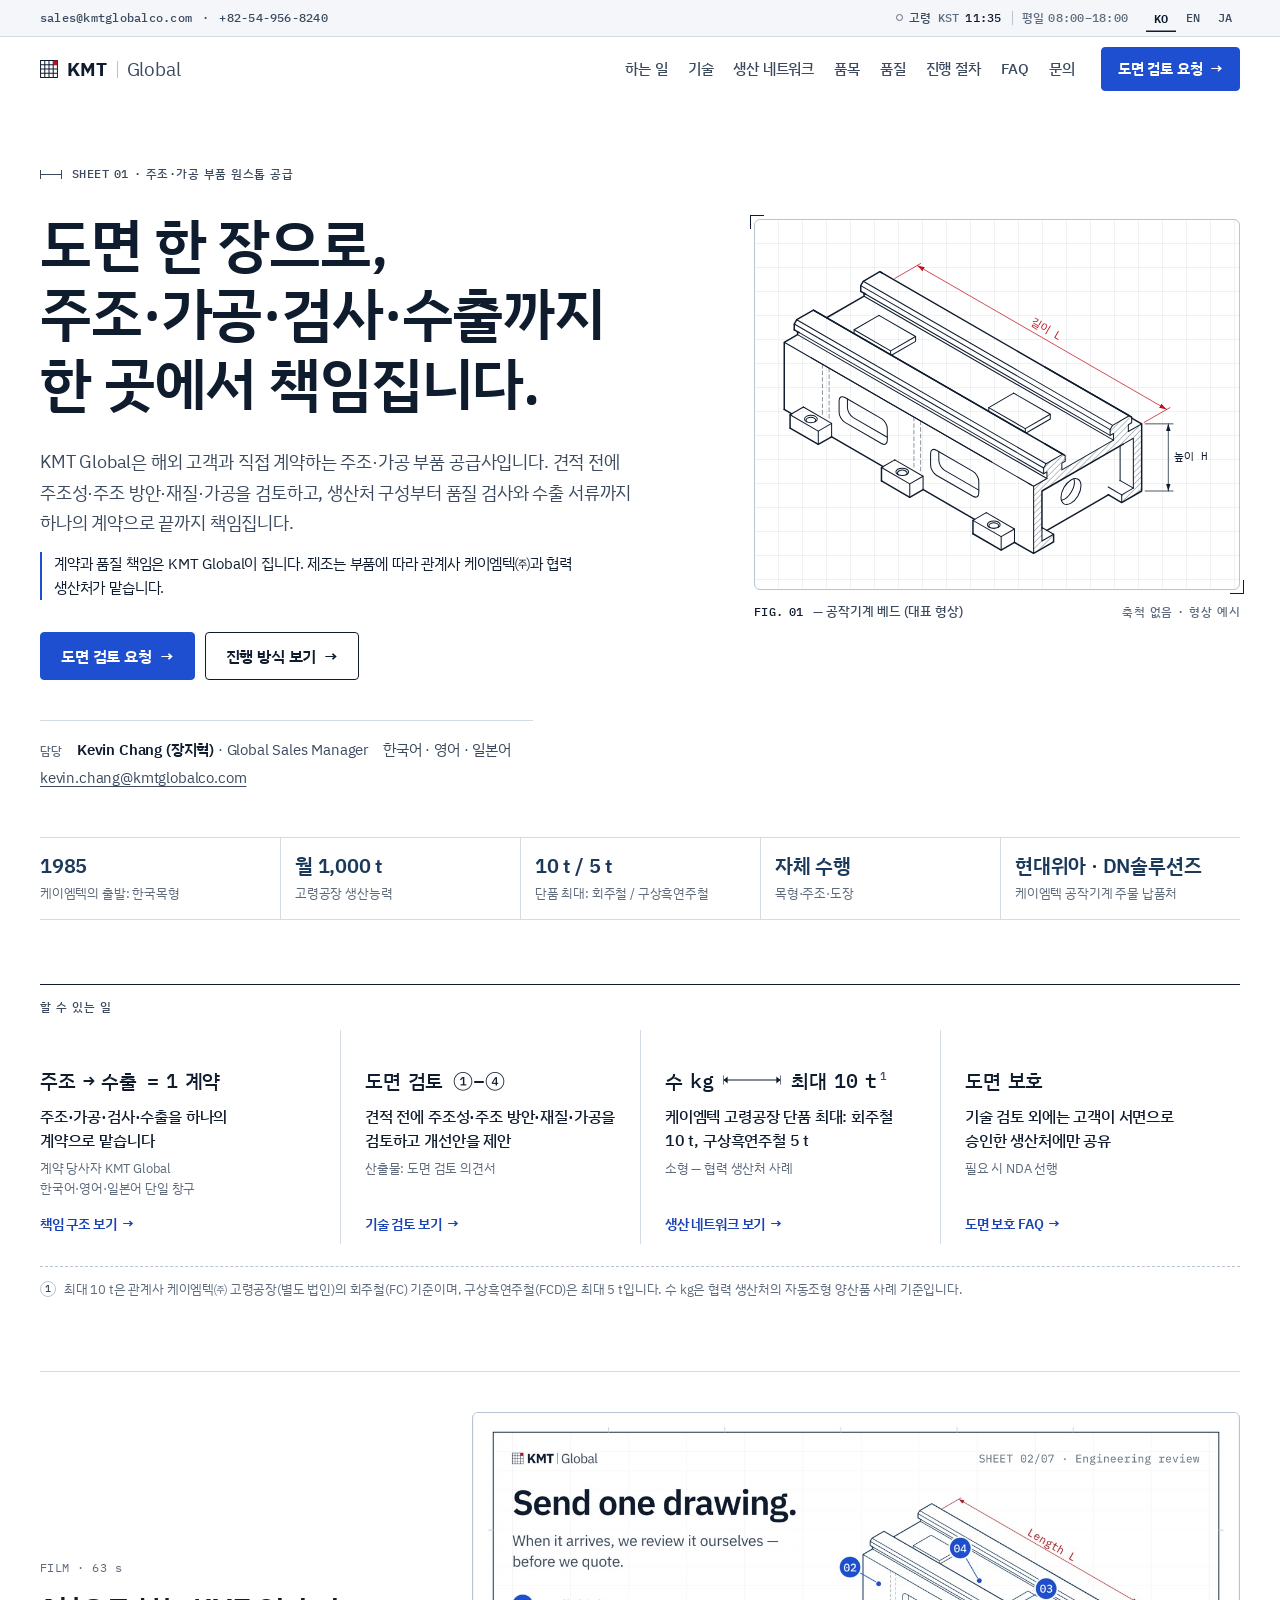
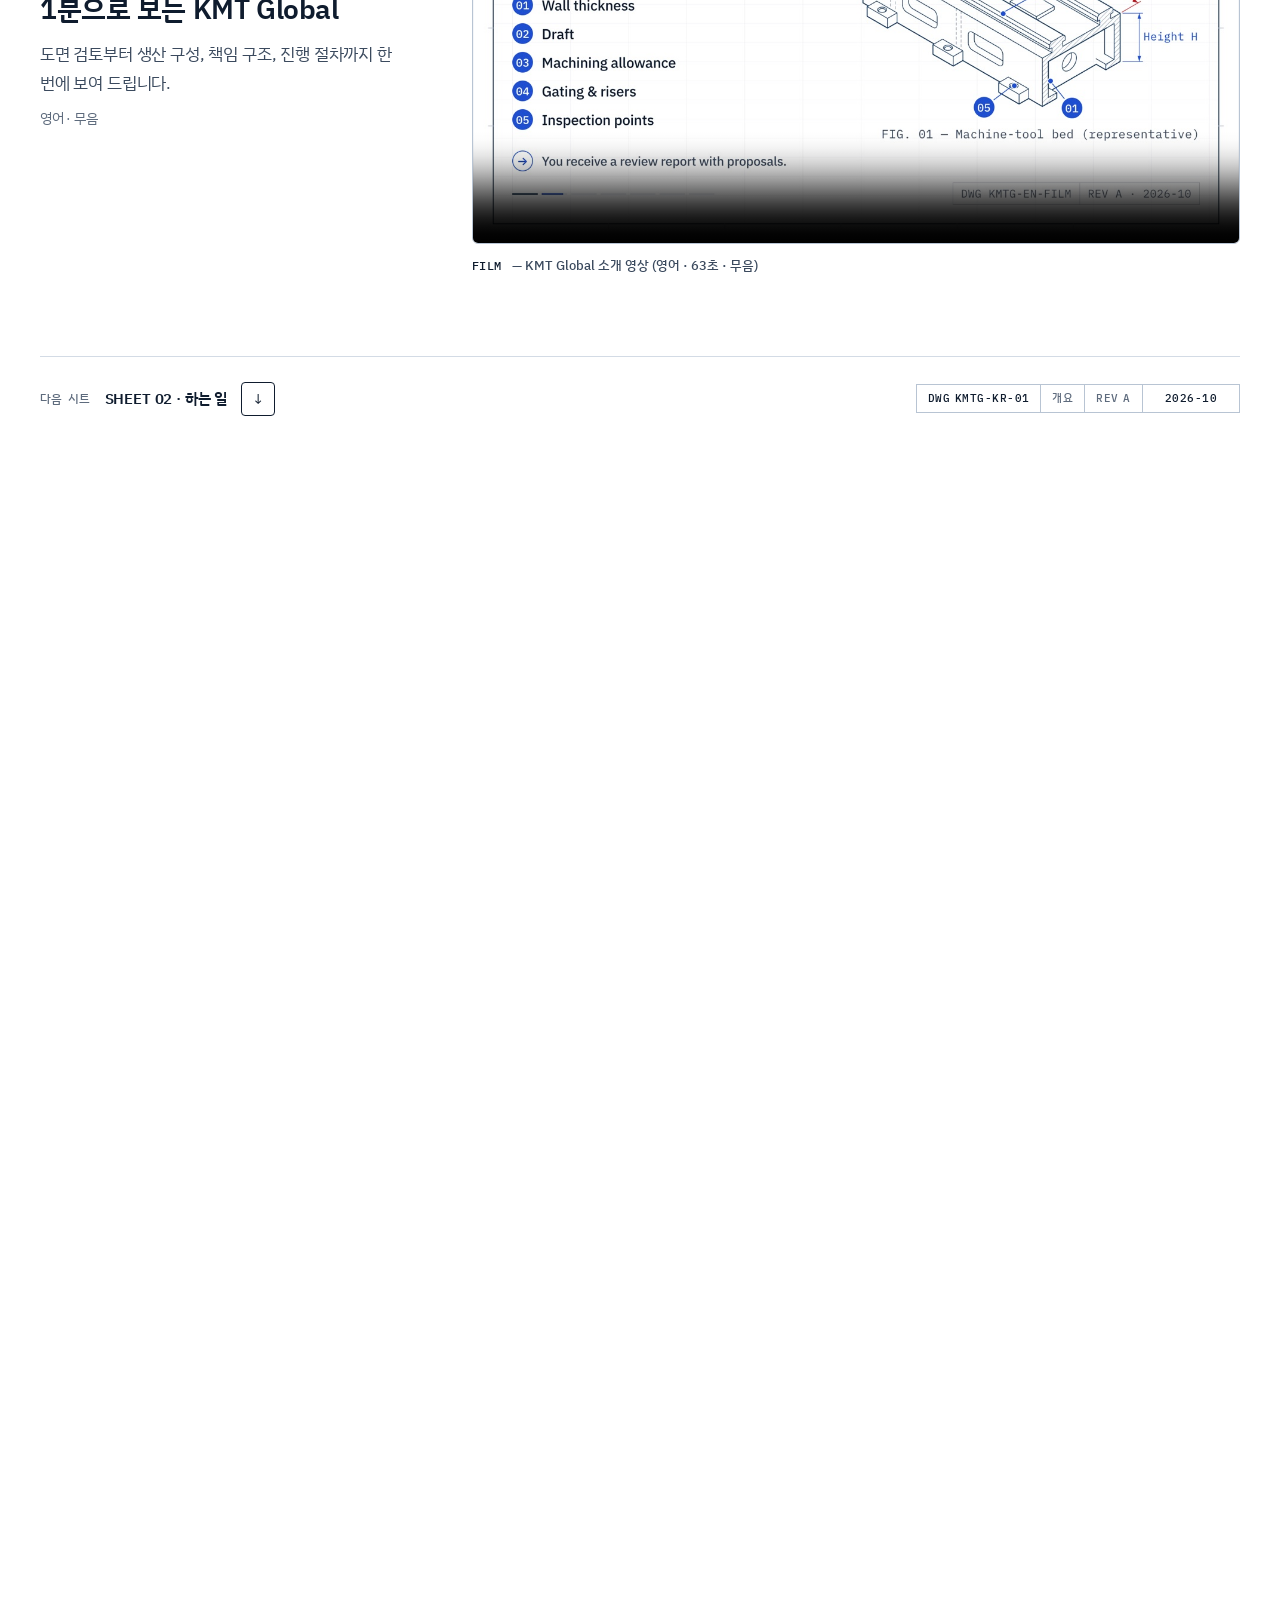
<file: index.html>
<!doctype html>
<html lang="ko" class="no-js">
<head>
<meta charset="utf-8">
<meta name="viewport" content="width=device-width, initial-scale=1">
<script>(function(){try{document.addEventListener("click",function(e){var a=e.target&&e.target.closest&&e.target.closest("[data-l]");if(a){try{localStorage.setItem("kmtg-lang",a.getAttribute("data-l"))}catch(_){}}},true);if(/bot|crawl|spider|slurp|google|bing|yandex|baidu|yeti|naver|daum|facebookexternalhit|preview|lighthouse|headless|gptbot|chatgpt|claude|anthropic|perplexity|bytespider|applebot|duckduck/i.test(navigator.userAgent))return;var h=document.documentElement.lang,page=h==="ja"?"jp":(h==="en"?"en":"ko");if(document.referrer&&document.referrer.indexOf("//"+location.host)>-1)return;var t=null;try{t=localStorage.getItem("kmtg-lang")}catch(_){}if(!t){var l=((navigator.languages&&navigator.languages[0])||navigator.language||"").toLowerCase();t=/^ko(-|_|$)/.test(l)?"ko":(/^ja(-|_|$)/.test(l)?"jp":"en")}var U={ko:"index.html",en:"index-en.html",jp:"index-jp.html"};if(t!==page&&U[t])location.replace(U[t]+location.search+location.hash)}catch(_){}})();</script>
<script>(function(h){h.className=h.className.replace(/\bno-js\b/,'js');addEventListener('load',function(){if(!(window.KMTG&&KMTG.ready))h.className=h.className.replace(/\bjs\b/,'no-js')})})(document.documentElement);</script>

<title>KMT Global | 한국 주조·가공 부품 원스톱 공급 — 기술 검토부터 수출까지</title>
<meta name="description" content="KMT Global은 해외 고객과 직접 계약하는 주조·가공 부품 공급사입니다. 도면 검토부터 생산 구성, 품질 검사, 수출 서류까지 하나의 계약으로 책임집니다. 공작기계 베드 같은 대형 회주철 주물부터 구상흑연주철 소형 양산품까지.">
<meta name="theme-color" content="#FFFFFF">
<meta name="color-scheme" content="light">
<link rel="canonical" href="https://kmtglobalco.com/">
<link rel="alternate" hreflang="ko" href="https://kmtglobalco.com/">
<link rel="alternate" hreflang="en" href="https://kmtglobalco.com/index-en.html">
<link rel="alternate" hreflang="ja" href="https://kmtglobalco.com/index-jp.html">
<link rel="alternate" hreflang="x-default" href="https://kmtglobalco.com/index-en.html">
<meta property="og:type" content="website">
<meta property="og:url" content="https://kmtglobalco.com/">
<meta property="og:site_name" content="KMT Global">
<meta property="og:locale" content="ko_KR">
<meta property="og:title" content="KMT Global — 도면 한 장으로, 주조부터 수출까지 하나의 계약">
<meta property="og:description" content="KMT Global — 기술 검토, 생산 구성, 품질 검사, 수출을 계약 당사자로서 끝까지 책임지는 한국 주조·가공 부품 공급사입니다.">
<meta property="og:image" content="https://kmtglobalco.com/assets/brand/og.png">
<meta property="og:image:type" content="image/png">
<meta property="og:image:width" content="1200">
<meta property="og:image:height" content="630">
<meta property="og:image:alt" content="KMT Global — 공작기계 베드 등각 선화와 “도면 한 장으로, 주조부터 수출까지” 문구">
<meta name="twitter:card" content="summary_large_image">
<meta name="twitter:title" content="KMT Global — 도면 한 장으로, 주조부터 수출까지 하나의 계약">
<meta name="twitter:description" content="KMT Global — 기술 검토, 생산 구성, 품질 검사, 수출을 계약 당사자로서 끝까지 책임지는 한국 주조·가공 부품 공급사입니다.">
<meta name="twitter:image" content="https://kmtglobalco.com/assets/brand/og.png">
<meta name="twitter:image:alt" content="KMT Global — 공작기계 베드 등각 선화와 “도면 한 장으로, 주조부터 수출까지” 문구">
<link rel="icon" href="favicon.ico" sizes="48x48">
<link rel="icon" href="assets/brand/favicon.svg" type="image/svg+xml">
<link rel="icon" href="assets/brand/favicon-32.png" type="image/png" sizes="32x32">
<link rel="apple-touch-icon" href="assets/brand/apple-touch-icon.png">
<link rel="preconnect" href="https://fonts.googleapis.com">
<link rel="preconnect" href="https://fonts.gstatic.com" crossorigin>
<link rel="stylesheet" href="https://fonts.googleapis.com/css2?family=IBM+Plex+Mono:wght@400;500&family=IBM+Plex+Sans+KR:wght@400;500;600;700&display=swap">
<link rel="stylesheet" href="css/site.css">
<script type="application/ld+json">
{
  "@context": "https://schema.org",
  "@graph": [
    {
      "@type": "Organization",
      "@id": "https://kmtglobalco.com/#org",
      "url": "https://kmtglobalco.com/",
      "logo": "https://kmtglobalco.com/assets/brand/icon-512.png",
      "image": "https://kmtglobalco.com/assets/brand/og.png",
      "name": "KMT Global",
      "legalName": "케이엠텍글로벌 주식회사",
      "description": "KMT Global은 케이엠텍㈜(KOREA METAL TEC CO., LTD.)의 관계회사로, 해외 고객의 계약 당사자로서 회주철·구상흑연주철 주물과 가공 부품의 기술 검토, 생산 구성, 품질 관리, 수출을 맡습니다. 각 생산처는 별도 법인입니다.",
      "address": {
        "@type": "PostalAddress",
        "streetAddress": "다산면 다산산단3길 21-26",
        "addressLocality": "고령군",
        "addressRegion": "경상북도",
        "postalCode": "40113",
        "addressCountry": "KR"
      },
      "contactPoint": {
        "@type": "ContactPoint",
        "contactType": "sales",
        "name": "Kevin Chang (장지혁)",
        "email": "sales@kmtglobalco.com",
        "telephone": "+82-54-956-8240",
        "availableLanguage": ["ko", "en", "ja"],
        "hoursAvailable": {
          "@type": "OpeningHoursSpecification",
          "dayOfWeek": ["Monday", "Tuesday", "Wednesday", "Thursday", "Friday"],
          "opens": "08:00",
          "closes": "18:00"
        }
      },
      "knowsAbout": ["회주철 주물", "구상흑연주철 주물", "후란 자경성 주조", "자동조형 주조", "공작기계 베드 주물", "펌프 케이싱 주물", "주물 기계가공", "도면·주조성 검토(DFM)", "주조 방안 설계·검토", "수출 포장·물류"],
      "areaServed": [
        {"@type": "Country", "name": "US"},
        {"@type": "Country", "name": "JP"},
        {"@type": "Place", "name": "EU"}
      ]
    },
    {"@type": "Service", "name": "주조·가공 부품 계약 공급", "provider": {"@id": "https://kmtglobalco.com/#org"}, "serviceType": "주조·가공 부품 공급", "areaServed": ["US", "JP", "EU"]},
    {"@type": "Service", "name": "도면·주조성 검토", "provider": {"@id": "https://kmtglobalco.com/#org"}, "serviceType": "도면·주조성 검토(DFM)"},
    {"@type": "Service", "name": "품질 관리·검사 조율", "provider": {"@id": "https://kmtglobalco.com/#org"}, "serviceType": "품질 관리"},
    {"@type": "Service", "name": "수출 포장·물류·서류", "provider": {"@id": "https://kmtglobalco.com/#org"}, "serviceType": "수출 물류"},
    {"@type": "WebSite", "@id": "https://kmtglobalco.com/#website", "url": "https://kmtglobalco.com/", "name": "KMT Global", "inLanguage": ["ko", "en", "ja"], "publisher": {"@id": "https://kmtglobalco.com/#org"}},
    {"@type": "VideoObject", "name": "KMT Global — One accountable supplier for Korean castings & machined parts", "description": "KMT Global 소개 영상(영어, 63초): 도면 검토, 생산 구성, 책임 구조, 진행 절차.", "thumbnailUrl": "https://kmtglobalco.com/assets/video/kmt-global-intro-poster.jpg", "uploadDate": "2026-10-28", "duration": "PT1M3S", "contentUrl": "https://kmtglobalco.com/assets/video/kmt-global-intro-en.mp4", "inLanguage": "en", "publisher": {"@id": "https://kmtglobalco.com/#org"}},
    {
      "@type": "FAQPage",
      "mainEntity": [
        {"@type": "Question", "name": "KMT Global은 어떤 회사인가요?", "acceptedAnswer": {"@type": "Answer", "text": "KMT Global은 케이엠텍㈜의 해외 영업과 계약을 맡는 관계회사입니다. 계약·기술 검토·품질·수출은 KMT Global이 책임집니다. 케이엠텍㈜은 목형, 주조, 후처리(버 제거·쇼트), 도장까지 자체로 합니다. 기계가공은 케이엠텍㈜에 등록된 가공 협력사가, 케이엠텍㈜ 범위를 벗어나는 주조는 협력 주물 생산처가 맡습니다. 각 생산처는 별도 법인입니다. KMT Global이 보유한 인증은 아직 없으며, 인증은 각 생산처 명의입니다."}},
        {"@type": "Question", "name": "계약 당사자는 누구인가요?", "acceptedAnswer": {"@type": "Answer", "text": "KMT Global입니다. 견적, 계약, 대금 청구, 품질·납기 책임이 모두 KMT Global 한 곳으로 정리됩니다. 생산처가 여럿이어도 고객의 계약 상대는 하나입니다."}},
        {"@type": "Question", "name": "실제 생산처를 알 수 있나요?", "acceptedAnswer": {"@type": "Answer", "text": "관계사 케이엠텍㈜ 고령공장 건은 생산처를 처음부터 밝힙니다. 협력 생산처·가공 협력사 건은 NDA를 맺은 뒤 해당 건의 생산처(회사명·위치)를 알려 드립니다. 공개 범위는 생산처와 미리 정합니다. 각 생산처는 별도 법인이며, 고객과의 계약과 품질·납기 책임은 KMT Global이 집니다. 생산처를 바꿔야 할 때는 고객과 먼저 협의하고, 고객 도면은 고객이 서면으로 승인한 생산처에만 공유합니다."}},
        {"@type": "Question", "name": "IATF 16949 인증은 누가 보유하나요?", "acceptedAnswer": {"@type": "Answer", "text": "협력 주물 생산처 중 IATF 16949 인증을 받은 생산처(해당 법인)가 보유합니다. IATF 16949는 자동차 부품을 직접 제조하는 사이트에 부여되는 인증이라, 제조하지 않는 KMT Global은 인증 대상이 아닙니다. IATF 16949가 필요한 품목은 인증 생산처 경로로 검토합니다. 해당 건의 생산처는 NDA를 맺은 뒤 알려 드리며, 인증 확인 방법도 그때 안내합니다."}},
        {"@type": "Question", "name": "도면은 어떻게 보호되나요?", "acceptedAnswer": {"@type": "Answer", "text": "필요하면 도면을 받기 전에 NDA를 맺습니다. 받은 도면은 KMT Global 업무를 겸직하는 관계사 케이엠텍㈜ 기술진이 기술 검토에 쓰고, 그 밖에는 고객이 서면으로 승인한 생산처에만 공유합니다. 협력 생산처의 회사명·위치는 NDA를 맺은 뒤 알려 드립니다. 해당 건 외에는 쓰지 않습니다."}},
        {"@type": "Question", "name": "목형·금형은 누구 소유이고, 어디에 보관하나요?", "acceptedAnswer": {"@type": "Answer", "text": "소유권과 보관 장소·조건은 견적·계약 단계에서 문서로 정합니다. 보관 장소가 협력 생산처이면 그 회사명·위치는 NDA를 맺은 뒤 알려 드립니다. 고객이 지급하는 목형도 협의해 받습니다."}},
        {"@type": "Question", "name": "최소 주문 수량이 있나요?", "acceptedAnswer": {"@type": "Answer", "text": "품목과 생산 경로, 목형 조건에 따라 다릅니다. 후란 주조 경로(관계사 케이엠텍 고령공장)는 단품·소량도 검토합니다. 자동조형 양산 경로는 반복 수량이 있는 품목에 맞습니다. 연간 수량과 1회 발주 수량을 알려 주시면 알맞은 경로와 함께 안내합니다."}},
        {"@type": "Question", "name": "결제 조건과 인도 조건(인코텀즈)은 어떻게 되나요?", "acceptedAnswer": {"@type": "Answer", "text": "건별로 협의합니다. 인도 조건은 Incoterms® 2020 기준(FCA·FOB·CIF·DAP 등)으로 정합니다."}},
        {"@type": "Question", "name": "FTA 원산지 증빙이 가능한가요?", "acceptedAnswer": {"@type": "Answer", "text": "원산지 판정은 품목의 HS 분류와 원산지 규정에 따라 달라지므로 건별로 검토해 안내합니다. 관세율과 관세 분류는 수입국 세관이 판단하는 사항입니다."}},
        {"@type": "Question", "name": "견적을 받으려면 어떤 자료가 필요한가요?", "acceptedAnswer": {"@type": "Answer", "text": "도면(2D PDF, 가능하면 3D STEP), 재질 규격과 판, 단중 또는 대략적인 크기, 연간 수량과 로트, 가공 범위와 공차, 검사·문서 요구, 포장·인도 조건, 희망 일정입니다. 도면 전에 NDA가 필요하시면 알려 주세요."}},
        {"@type": "Question", "name": "공장 방문이나 감사가 가능한가요?", "acceptedAnswer": {"@type": "Answer", "text": "관계사 케이엠텍㈜ 고령공장 방문·감사는 일정을 협의해 안내합니다. 협력 생산처는 NDA를 맺은 뒤 생산처의 동의를 받아 고객이 현장 감사를 하실 수 있습니다. KMT Global이 생산처를 점검한 기록은 요청하시면 드립니다."}}, {"@type": "Question", "name": "주물 가공도 되나요? 인서트 주조도 가능한가요?", "acceptedAnswer": {"@type": "Answer", "text": "가공은 됩니다. 케이엠텍㈜에 등록된 창원·대구·부산 지역 가공 협력사가 도면대로 가공하고, KMT Global이 공정 계획과 측정 결과를 검토합니다. 주조와 가공을 하나의 계약으로 맡기실 수 있습니다. 인서트 주조는 생산 실적이 없어 현재 대응하기 어렵습니다. 걸이 볼트 구멍 같은 나사부는 대개 주물에 직접 가공하는 방법으로 대신할 수 있습니다. 회주철은 FC150(GC150) 이상부터 대응하며 FC100은 대응하지 않습니다."}}
      ]
    }
  ]
}
</script>

<!-- Google Analytics 4 (G-6VCP7TGR5Z) -->
<script async src="https://www.googletagmanager.com/gtag/js?id=G-6VCP7TGR5Z"></script>
<script>
  window.dataLayer = window.dataLayer || [];
  function gtag(){dataLayer.push(arguments);}
  /* consent: EEA/UK/CH default denied until the visitor accepts */
  gtag('consent', 'default', { ad_storage: 'denied', ad_user_data: 'denied', ad_personalization: 'denied', analytics_storage: 'denied', region: ['AT','BE','BG','HR','CY','CZ','DK','EE','FI','FR','DE','GR','HU','IS','IE','IT','LV','LI','LT','LU','MT','NL','NO','PL','PT','RO','SK','SI','ES','SE','GB','CH'] });
  try { if (localStorage.getItem('kmtg_consent') === 'granted') gtag('consent', 'update', { analytics_storage: 'granted' }); } catch (e) {}
  gtag('js', new Date());
  gtag('config', 'G-6VCP7TGR5Z');
  /* contact clicks: email · LINE · phone */
  document.addEventListener('click', function (e) {
    var a = e.target.closest && e.target.closest('a[href]'); if (!a) return;
    var h = a.getAttribute('href') || '', t = null;
    if (/^mailto:/i.test(h) || /mail\.google\.com\/mail|outlook\.office\.com\/mail/i.test(h)) t = 'contact_email';
    else if (/line\.me\//i.test(h)) t = 'contact_line';
    else if (/^tel:/i.test(h)) t = 'contact_phone';
    if (t) gtag('event', t, { link_url: h.split('?')[0], page_location: location.href });
  }, true);
  /* inquiry form submit */
  document.addEventListener('submit', function (e) { if (e.target && e.target.id === 'cf') gtag('event', 'contact_form'); }, true);
</script>
<script>
/* cookie notice for visitors in Europe (time zone Europe/*) */
(function () {
  var tz = ''; try { tz = Intl.DateTimeFormat().resolvedOptions().timeZone || ''; } catch (e) {}
  var saved = null; try { saved = localStorage.getItem('kmtg_consent'); } catch (e) {}
  if (!/^(Europe|Atlantic\/(Reykjavik|Canary|Madeira|Faroe))/.test(tz) || saved) return;
  var lang = (document.documentElement.lang || 'en').slice(0, 2);
  var T = { ko: ['방문 통계를 위해 Google Analytics 쿠키를 사용합니다. 동의하시겠습니까?', '동의', '거부'],
            ja: ['アクセス解析のため Google Analytics の Cookie を使用します。同意しますか。', '同意する', '拒否する'],
            en: ['We use Google Analytics cookies to count visits. Do you accept?', 'Accept', 'Decline'] }[lang] || null;
  T = T || ['We use Google Analytics cookies to count visits. Do you accept?', 'Accept', 'Decline'];
  var b = document.createElement('div');
  b.setAttribute('role', 'region'); b.setAttribute('aria-label', 'Cookie notice');
  b.style.cssText = 'position:fixed;left:16px;right:16px;bottom:16px;z-index:9999;max-width:560px;margin:0 auto;padding:14px 16px;background:#fff;color:#0F1C2E;border:1px solid #c9cdd3;border-radius:8px;box-shadow:0 6px 24px rgba(0,0,0,.15);font:14px/1.5 system-ui,sans-serif;display:flex;flex-wrap:wrap;gap:10px;align-items:center';
  var p = document.createElement('p'); p.style.cssText = 'margin:0;flex:1 1 260px'; p.textContent = T[0];
  function btn(label, primary, v) {
    var x = document.createElement('button'); x.type = 'button'; x.textContent = label;
    x.style.cssText = 'cursor:pointer;padding:8px 14px;border-radius:6px;font:600 14px system-ui,sans-serif;border:1px solid #1F4FD1;' + (primary ? 'background:#1F4FD1;color:#fff' : 'background:#fff;color:#1F4FD1');
    x.onclick = function () { try { localStorage.setItem('kmtg_consent', v); } catch (e) {} if (v === 'granted') { if (window.gtag) gtag('consent', 'update', { analytics_storage: 'granted' }); if (window.__kmtgLoadClarity) window.__kmtgLoadClarity(); } b.remove(); };
    return x;
  }
  b.appendChild(p); b.appendChild(btn(T[1], true, 'granted')); b.appendChild(btn(T[2], false, 'denied'));
  (document.body ? Promise.resolve() : new Promise(function (r) { document.addEventListener('DOMContentLoaded', r); })).then(function () { document.body.appendChild(b); });
})();
</script>
<script>
/* Microsoft Clarity (zjrx6nyyov) — in Europe time zones only after cookie consent */
window.__kmtgLoadClarity = function () {
  if (window.__kmtgClarity) return; window.__kmtgClarity = 1;
  (function(c,l,a,r,i,t,y){c[a]=c[a]||function(){(c[a].q=c[a].q||[]).push(arguments)};
  t=l.createElement(r);t.async=1;t.src="https://www.clarity.ms/tag/"+i;
  y=l.getElementsByTagName(r)[0];y.parentNode.insertBefore(t,y);})(window,document,"clarity","script","zjrx6nyyov");
};
(function () {
  var tz = ''; try { tz = Intl.DateTimeFormat().resolvedOptions().timeZone || ''; } catch (e) {}
  var saved = null; try { saved = localStorage.getItem('kmtg_consent'); } catch (e) {}
  var eu = /^(Europe|Atlantic\/(Reykjavik|Canary|Madeira|Faroe))/.test(tz);
  if (!eu || saved === 'granted') window.__kmtgLoadClarity();
})();
</script>
</head>
<body id="top">
<a class="skip" href="#main">본문으로 건너뛰기</a>

<div class="util" role="region" aria-label="연락처와 언어">
  <div class="wrap util__in">
    <p class="util__contact"><a href="mailto:sales@kmtglobalco.com">sales@kmtglobalco.com</a><span aria-hidden="true">·</span><a href="tel:+82549568240">+<span class="nb">82-54-956-8240</span></a></p>
    <div class="util__right">
      <p class="clock" data-clock><span class="sr" data-clock-sr>고령 현지 시각은 한국 표준시(UTC+9)이며, 업무 시간은 평일 08:00부터 18:00까지입니다</span><span class="clock__dot" aria-hidden="true"></span><span aria-hidden="true">고령</span> <span class="clock__tz" aria-hidden="true">KST</span> <span class="clock__time" data-clock-time aria-hidden="true">UTC+9</span><span class="clock__st" aria-hidden="true">평일 08:00–18:00</span></p>
      <ul class="lang" aria-label="언어">
        <li><a class="lang__on" href="./" lang="ko" aria-current="page" data-l="ko">KO</a></li>
        <li><a class="lang__link" href="index-en.html" lang="en" hreflang="en" data-l="en"><span aria-hidden="true">EN</span><span class="sr">English</span></a></li>
        <li><a class="lang__link" href="index-jp.html" lang="ja" hreflang="ja" data-l="jp"><span aria-hidden="true">JA</span><span class="sr">日本語</span></a></li>
      </ul>
    </div>
  </div>
</div>

<header class="hdr" id="header">
  <div class="wrap hdr__in">
    <div class="brand">
      <!-- 임시 워드마크(정식 로고 확정 전). 케이엠텍㈜ CI를 변형한 것이 아님 -->
      <a class="brand__link" href="#top" aria-label="KMT Global — 맨 위로">
        <svg class="brand__mark" viewBox="0 0 16 16" aria-hidden="true" focusable="false"><path class="brand__grid" d="M.5.5h15v15H.5zM4.25.5v15M8 .5v15M11.75.5v15M.5 4.25h15M.5 8h15M.5 11.75h15"/><rect class="brand__rev" x="11.75" y=".5" width="3.75" height="3.75"/></svg>
        <span class="brand__kmt">KMT</span><span class="brand__rule" aria-hidden="true"></span><span class="brand__global">Global</span>
      </a>
    </div>
    <nav class="nav" aria-label="주요 메뉴">
      <ul>
        <li><a href="#services" data-nav="services">하는 일</a></li>
        <li><a href="#engineering" data-nav="engineering">기술</a></li>
        <li><a href="#network" data-nav="network">생산 네트워크</a></li>
        <li><a href="#parts" data-nav="parts">품목</a></li>
        <li><a href="#quality" data-nav="quality">품질</a></li>
        <li><a href="#process" data-nav="process">진행 절차</a></li>
        <li><a href="#faq" data-nav="faq">FAQ</a></li>
        <li><a href="#contact" data-nav="contact">문의</a></li>
      </ul>
    </nav>
    <a class="btn btn--primary btn--sm hdr__cta" href="#contact">도면 검토 요청 <span class="arw" aria-hidden="true">→</span></a>
    <button class="hdr__menu" type="button" aria-expanded="false" aria-controls="mnav" data-menu-btn>
      <span class="hdr__burger" aria-hidden="true"><i></i><i></i><i></i></span>
      <span class="sr" data-menu-label>메뉴 열기</span>
    </button>
  </div>
  <div class="hdr__progress" aria-hidden="true"><i data-progress></i></div>
</header>
  <div class="mnav" id="mnav" data-mnav>
  <nav aria-label="모바일 메뉴">
    <ul class="mnav__list">
      <li><a href="#services">하는 일</a></li>
      <li><a href="#engineering">기술</a></li>
      <li><a href="#network">생산 네트워크</a></li>
      <li><a href="#parts">품목</a></li>
      <li><a href="#quality">품질</a></li>
      <li><a href="#process">진행 절차</a></li>
      <li><a href="#faq">FAQ</a></li>
      <li><a href="#contact">문의</a></li>
    </ul>
  </nav>
  <a class="btn btn--primary mnav__cta" href="#contact">도면 검토 요청 <span class="arw" aria-hidden="true">→</span></a>
  <ul class="mnav__lang" aria-label="언어"><li><a href="./" lang="ko" aria-current="page" data-l="ko">KO</a></li><li><a href="index-en.html" lang="en" hreflang="en" data-l="en">EN</a></li><li><a href="index-jp.html" lang="ja" hreflang="ja" data-l="jp">JA</a></li></ul>
  <p class="mnav__contact"><a href="mailto:sales@kmtglobalco.com">sales@kmtglobalco.com</a><br><a href="tel:+82549568240">+<span class="nb">82-54-956-8240</span></a></p>
</div>

<main id="main">

<section id="hero" class="sheet hero" aria-labelledby="hero-title" data-sheet="01" data-sheet-name="개요">
  <div class="wrap">
    <div class="hero__grid">
      <p class="label hero__label"><span class="label__tick" aria-hidden="true"></span>SHEET 01 · 주조⁠·⁠가공 부품 원스톱 공급</p>
      <h1 id="hero-title" class="hero__h1"><span class="sr">KMT Global — 한국 주조⁠·⁠가공 부품 원스톱 공급사. </span>도면 한 장으로,<br> 주조⁠·⁠가공⁠·⁠검사⁠·⁠수출까지<br> 한 곳에서 책임집니다.</h1>
      <div class="hero__copy">
        <p class="hero__lead">KMT Global은 해외 고객과 직접 계약하는 주조·가공 부품 공급사입니다. 견적 전에 주조성·주조 방안·재질·가공을 검토하고, 생산처 구성부터 품질 검사와 수출 서류까지 하나의 계약으로 끝까지 책임집니다.</p>
        <p class="hero__role">계약과 품질 책임은 KMT Global이 집니다. 제조는 부품에 따라 관계사 케이엠텍㈜과 협력 생산처가 맡습니다.</p>
        <p class="hero__cta">
          <a class="btn btn--primary" href="#contact">도면 검토 요청 <span class="arw" aria-hidden="true">→</span></a>
          <a class="btn btn--ghost" href="#cf-nda-l">진행 방식 보기 <span class="arw" aria-hidden="true">→</span></a>
        </p>
        <p class="hero__who"><span class="hero__who-k">담당</span><span><b>Kevin Chang (장지혁)</b> · Global Sales Manager</span><span>한국어 · 영어 · 일본어</span><a href="mailto:kevin.chang@kmtglobalco.com">kevin.chang@kmtglobalco.com</a></p>
      </div>
      <figure class="hero__fig drawing">
        <div class="drawing__paper">
          <span class="drawing__corner drawing__corner--tl" aria-hidden="true"></span>
          <span class="drawing__corner drawing__corner--br" aria-hidden="true"></span>
          <svg xmlns="http://www.w3.org/2000/svg" viewBox="0 0 480 360" class="fig" focusable="false" data-fig="01" role="img" aria-labelledby="h01-t h01-d" fill="none" stroke="currentColor" stroke-linecap="round" stroke-linejoin="round"><title id="h01-t">FIG. 01 — 공작기계 베드 대표 형상(등각 선화)</title><desc id="h01-d">공작기계 베드 대표 형상 등각 선화. 리브 구조와 슬라이드 가이드면, 길이와 높이 치수선</desc><defs><pattern id="h01-h" width="4.5" height="4.5" patternUnits="userSpaceOnUse" patternTransform="rotate(45)"><path d="M0 0V4.5" stroke="currentColor" stroke-width=".6"/></pattern><marker id="h01-a" viewBox="0 0 8 5" refX="8" refY="2.5" markerWidth="8" markerHeight="5" markerUnits="userSpaceOnUse" orient="auto-start-reverse"><path class="dim-a" d="M0 0L8 2.5L0 5Z" fill="currentColor" stroke="none"/></marker><marker id="h01-r" class="accent" viewBox="0 0 8 5" refX="8" refY="2.5" markerWidth="8" markerHeight="5" markerUnits="userSpaceOnUse" orient="auto-start-reverse"><path class="dim-a" d="M0 0L8 2.5L0 5Z" fill="currentColor" stroke="none"/></marker></defs><g class="hatch" fill="url(#h01-h)" stroke="none"><path pathLength="1" d="M396.4 269.2L374.8 281.7L374.8 273.4L387.4 266.1L387.4 212.2L288.6 269.2L288.6 323.2L301.2 315.9L301.2 324.2L279.6 336.7L279.6 264.1L294 255.7L294 248.5L290.4 250.6L290.4 244.3L293.1 239.7L311 229.3L313.7 230.8L313.7 237.1L310.1 239.1L310.1 246.4L365.9 214.2L365.9 207L362.3 209.1L362.3 202.8L365 198.2L382.9 187.8L385.6 189.3L385.6 195.6L382 197.6L382 204.9L396.4 196.6Z"/></g><g class="ln-hid" stroke-width=".9" opacity=".55"><path pathLength="1" stroke-dasharray=".0755 .0566" d="M51.3 186.2V132.3"/><path pathLength="1" stroke-dasharray=".0755 .0566" d="M58.5 190.4V136.4"/><path pathLength="1" stroke-dasharray=".0755 .0566" d="M150.2 243.3V189.3"/><path pathLength="1" stroke-dasharray=".0755 .0566" d="M157.4 247.4V193.5"/></g><g class="ln-in" stroke-width="1.1"><path pathLength="1" d="M374.8 281.7V273.4L387.4 266.1V212.2L376.4 218.5"/><path pathLength="1" d="M288.6 309.7V323.2L301.2 315.9L288.6 308.7"/><path pathLength="1" d="M279.6 336.7V264.1L294 255.7V248.5L290.4 250.6V244.3L293.1 239.7L311 229.3L313.7 230.8V237.1L310.1 239.1V246.4L365.9 214.2V207L362.3 209.1V202.8L365 198.2L382.9 187.8L385.6 189.3V195.6L382 197.6V204.9L396.4 196.6"/><path pathLength="1" d="M360.2 264.9L374.8 273.4"/><path pathLength="1" d="M372.8 257.7L387.4 266.1"/><path pathLength="1" d="M39.4 125.3L234.4 237.9"/><path pathLength="1" d="M274.2 260.9L277.3 262.8"/><path pathLength="1" d="M10 108.4L279.6 264.1"/><path pathLength="1" d="M24.4 100.1L294 255.7"/><path pathLength="1" d="M26.2 98L290.4 250.6"/><path pathLength="1" d="M20.8 88.7L290.4 244.3"/><path pathLength="1" d="M23.5 84L293.1 239.7"/><path pathLength="1" d="M96.3 58.6L365.9 214.2"/><path pathLength="1" d="M98.1 56.5L362.3 209.1"/><path pathLength="1" d="M92.7 47.2L362.3 202.8"/><path pathLength="1" d="M95.4 42.5L365 198.2"/><path pathLength="1" d="M373.1 220.5V258.2"/><path pathLength="1" d="M46.8 204.4L16.3 186.7L30.7 178.4V178.8"/><path pathLength="1" d="M46.8 218.9V204.4L61.2 196.1V210.6"/><path pathLength="1" d="M30.7 178.4L61.2 196.1"/><path pathLength="1" d="M145.7 261.5L115.1 243.8L129.5 235.5V235.9"/><path pathLength="1" d="M145.7 276V261.5L160.1 253.2V267.7"/><path pathLength="1" d="M129.5 235.5L160.1 253.2"/><path pathLength="1" d="M244.5 318.5L214 300.9L228.4 292.6V292.9"/><path pathLength="1" d="M244.5 333.1V318.5L258.9 310.2V324.8"/><path pathLength="1" d="M228.4 292.6L258.9 310.2"/><path pathLength="1" d="M85.5 99.1V94.9L112.4 79.3V79.7"/><path pathLength="1" d="M125 121.9V117.7L152 102.2V107.4L125.9 122.4"/><path pathLength="1" d="M85.5 94.9L125 117.7"/><path pathLength="1" d="M112.4 79.3L152 102.2"/><path pathLength="1" d="M231.1 183.1V179L258 163.4V163.7"/><path pathLength="1" d="M270.6 205.9V201.8L297.6 186.2V191.4L271.5 206.5"/><path pathLength="1" d="M231.1 179L270.6 201.8"/><path pathLength="1" d="M258 163.4L297.6 186.2"/><path pathLength="1" d="M323.2 256A15.3 8.8-60 0 1 320.5 270A15.3 8.8-60 0 1 309.7 279.3"/><path pathLength="1" d="M34.5 194.5A5.3 3.1 0 0 1 35.2 190.4A5.3 3.1 0 0 1 42.4 190.4A5.3 3.1 0 0 1 43 194.5"/><path pathLength="1" d="M133.4 251.6A5.3 3.1 0 0 1 134 247.5A5.3 3.1 0 0 1 141.2 247.5A5.3 3.1 0 0 1 141.9 251.6"/><path pathLength="1" d="M232.2 308.7A5.3 3.1 0 0 1 232.9 304.5A5.3 3.1 0 0 1 240.1 304.5A5.3 3.1 0 0 1 240.7 308.7"/><path pathLength="1" d="M115.1 190.9A8.9 5.1 60 0 1 121.4 201.8V214.2A8.9 5.1 60 0 1 115.1 217.9L75.6 195A8.9 5.1 60 0 1 69.3 184.2V171.7A8.9 5.1 60 0 1 75.6 168.1Z"/><path pathLength="1" d="M121.4 211.1L84.6 189.9A8.9 5.1 60 0 1 78.3 179V169.6"/><path pathLength="1" d="M214 248A8.9 5.1 60 0 1 220.3 258.9V271.3A8.9 5.1 60 0 1 214 274.9L174.5 252.1A8.9 5.1 60 0 1 168.2 241.2V228.8A8.9 5.1 60 0 1 174.5 225.1Z"/><path pathLength="1" d="M220.3 268.2L183.4 246.9A8.9 5.1 60 0 1 177.1 236V226.7"/><ellipse pathLength="1" cx="320" cy="269.8" rx="15.3" ry="8.8" transform="rotate(-60 320 269.8)"/><ellipse pathLength="1" cx="38.8" cy="191.4" rx="6.9" ry="4"/><ellipse pathLength="1" cx="137.6" cy="248.5" rx="6.9" ry="4"/><ellipse pathLength="1" cx="236.5" cy="305.6" rx="6.9" ry="4"/></g><g class="ln-out" stroke-width="1.6"><path pathLength="1" d="M10.3 180.9L10 181V108.4L24.4 100.1V97"/><path pathLength="1" d="M21.1 94.7L20.8 94.9V88.7L23.5 84L41.5 73.6L270.6 205.9"/><path pathLength="1" d="M55.8 81.9L96.3 58.6V55.5"/><path pathLength="1" d="M93 53.2L92.7 53.4V47.2L95.4 42.5L113.3 32.1L116 33.7"/><path pathLength="1" d="M385.6 190.4L396.4 196.6V269.2L374.8 281.7L360.2 273.2"/><path pathLength="1" d="M376.4 218.5L288.6 269.2V309.7"/><path pathLength="1" d="M301.2 315.9V324.2L279.6 336.7L258.6 324.6"/><path pathLength="1" d="M10 181L18.1 185.7"/><path pathLength="1" d="M60.9 210.4L116.9 242.8"/><path pathLength="1" d="M159.8 267.5L215.8 299.9"/><path pathLength="1" d="M20.8 94.9L26.2 98"/><path pathLength="1" d="M41.5 73.6L311 229.3"/><path pathLength="1" d="M291.9 218.2L312.8 230.3"/><path pathLength="1" d="M92.7 53.4L98.1 56.5"/><path pathLength="1" d="M113.3 32.1L382.9 187.8"/><path pathLength="1" d="M291.9 135.2L385.6 189.3"/><path pathLength="1" d="M360.8 273.2L294 311.8"/><path pathLength="1" d="M16.6 201.1L16.3 201.3V186.7"/><path pathLength="1" d="M61.2 210.6L46.8 218.9L16.3 201.3"/><path pathLength="1" d="M115.4 258.2L115.1 258.3V243.8"/><path pathLength="1" d="M160.1 267.7L145.7 276L115.1 258.3"/><path pathLength="1" d="M214.3 315.2L214 315.4V300.9"/><path pathLength="1" d="M258.9 324.8L244.5 333.1L214 315.4"/></g><g class="dim" stroke-width=".8" font-family="IBM Plex Mono,IBM Plex Sans KR,ui-monospace,SFMono-Regular,Menlo,Consolas,monospace" font-size="12" dominant-baseline="middle"><path pathLength="1" d="M400.2 269.2L430.3 269.2"/><path pathLength="1" d="M400.2 196.6L430.3 196.6"/><path pathLength="1" marker-start="url(#h01-a)" marker-end="url(#h01-a)" d="M425.2 269.2L425.2 196.6"/><text class="dim-t" fill="currentColor" stroke="none" x="431.4" y="232.9">높이 H</text></g><g class="dim accent" stroke-width=".8" font-family="IBM Plex Mono,IBM Plex Sans KR,ui-monospace,SFMono-Regular,Menlo,Consolas,monospace" font-size="12" dominant-baseline="middle"><path pathLength="1" d="M129.5 39.4L157.4 23.3"/><path pathLength="1" d="M399.1 195L427 179"/><path pathLength="1" marker-start="url(#h01-r)" marker-end="url(#h01-r)" d="M153.8 25.4L423.4 181"/><text class="dim-t" fill="currentColor" stroke="none" x="293.2" y="95.1" text-anchor="middle" transform="rotate(30 293.2 95.1)">길이 L</text></g></svg>
        </div>
        <figcaption class="figcap"><span class="figcap__no">FIG. 01</span><span class="figcap__t">— 공작기계 베드 (대표 형상)</span><span class="figcap__aux">축척 없음 · 형상 예시</span></figcaption>
      </figure>
    </div>

    <ul class="proof" aria-label="케이엠텍 개요">
      <li><b>1985</b><span>케이엠텍의 출발: 한국목형</span></li>
      <li><b>월 1,000 t</b><span>고령공장 생산능력</span></li>
      <li><b>10 t / 5 t</b><span>단품 최대: 회주철 / 구상흑연주철</span></li>
      <li><b>자체 수행</b><span>목형·주조·도장</span></li>
      <li><b>현대위아 · DN솔루션즈</b><span>케이엠텍 공작기계 주물 납품처</span></li>
    </ul>

    <section class="caps" aria-labelledby="caps-title">
      <h2 id="caps-title" class="caps__title">할 수 있는 일</h2>
      <ul class="caps__list">
        <li class="cap">
          <p class="cap__val">주조 → 수출 <span class="cap__eq">= 1 계약</span></p>
          <p class="cap__desc">주조⁠·⁠가공⁠·⁠검사⁠·⁠수출을 하나의 계약으로 맡습니다</p>
          <p class="cap__note">계약 당사자 KMT Global<br>한국어⁠·⁠영어⁠·⁠일본어 단일 창구</p>
          <p class="cap__go"><a href="#structure">책임 구조 보기 <span aria-hidden="true">→</span></a></p>
        </li>
        <li class="cap">
          <p class="cap__val">도면 검토 <span class="cap__eq">①–④</span></p>
          <p class="cap__desc">견적 전에 주조성⁠·⁠주조 방안⁠·⁠재질⁠·⁠가공을 검토하고 개선안을 제안</p>
          <p class="cap__note">산출물: 도면 검토 의견서</p>
          <p class="cap__go"><a href="#engineering">기술 검토 보기 <span aria-hidden="true">→</span></a></p>
        </li>
        <li class="cap">
          <p class="cap__val cap__val--dim"><span class="cap__end">수 kg</span><span class="cap__dim" aria-hidden="true"><svg viewBox="0 0 100 10" preserveAspectRatio="none" focusable="false"><path d="M1 5H99M1 1V9M99 1V9"/><path class="cap__ah" d="M1 5l7-3v6zM99 5l-7-3v6z"/></svg></span><span class="sr">에서</span><span class="cap__end">최대 10 t<sup class="cap__fn-mark"><a href="#cap-fn" aria-label="주석 1">1</a></sup></span></p>
          <p class="cap__desc">케이엠텍 고령공장 단품 최대: 회주철 10 t, 구상흑연주철 5 t</p>
          <p class="cap__note">소형 — 협력 생산처 사례</p>
          <p class="cap__go"><a href="#network">생산 네트워크 보기 <span aria-hidden="true">→</span></a></p>
        </li>
        <li class="cap">
          <p class="cap__val">도면 보호</p>
          <p class="cap__desc">기술 검토 외에는 고객이 서면으로 승인한 생산처에만 공유</p>
          <p class="cap__note">필요 시 NDA 선행</p>
          <p class="cap__go"><a href="#faq-5">도면 보호 FAQ <span aria-hidden="true">→</span></a></p>
        </li>
      </ul>
      <p class="caps__fn" id="cap-fn"><span class="caps__fn-no" aria-hidden="true">1</span><span><span class="sr">주석 1. </span>최대 10 t은 관계사 케이엠텍㈜ 고령공장(별도 법인)의 회주철(FC) 기준이며, 구상흑연주철(FCD)은 최대 5 t입니다. 수 kg은 협력 생산처의 자동조형 양산품 사례 기준입니다.</span></p>
    </section>

    <section class="film" aria-labelledby="film-title">
      <div class="film__txt">
        <p class="film__k">FILM · 63 s</p>
        <h2 id="film-title" class="film__title">1분으로 보는 KMT Global</h2>
        <p class="film__desc">도면 검토부터 생산 구성, 책임 구조, 진행 절차까지 한 번에 보여 드립니다.</p>
        <p class="film__note">영어 · 무음</p>
      </div>
      <figure class="film__fig">
        <video class="film__video" controls preload="none" playsinline width="1920" height="1080" poster="assets/video/kmt-global-intro-poster.jpg" aria-describedby="film-cap">
          <source src="assets/video/kmt-global-intro-en.mp4" type="video/mp4">
          <a href="assets/video/kmt-global-intro-en.mp4">소개 영상 내려받기 (MP4, 4.9 MB)</a>
        </video>
        <figcaption class="figcap" id="film-cap"><span class="figcap__no">FILM</span><span class="figcap__t">— KMT Global 소개 영상 (영어 · 63초 · 무음)</span></figcaption>
      </figure>
    </section>

    <div class="tbrow">
      <a class="next" href="#services"><span class="next__k">다음 시트</span><span class="next__t">SHEET 02 · 하는 일</span><span class="next__a" aria-hidden="true">↓</span></a>
      <p class="tb"><span>DWG KMTG-KR-01</span><span>개요</span><span>REV A</span><span><span class="nb">2026-10</span></span></p>
    </div>
  </div>
</section>

<section id="services" class="sheet" aria-labelledby="services-title" data-sheet="02" data-sheet-name="하는 일">
  <div class="wrap">
    <header class="sh">
      <p class="label"><span class="label__tick" aria-hidden="true"></span>SHEET 02 · 하는 일</p>
      <h2 id="services-title" class="h2 sh__title">한 곳에서<br> 끝까지 맡습니다</h2>
      <div class="sh__aside">
        <p class="redline"><span class="redline__t">생산처를 소개하는 회사가 아닙니다. 계약하고, 구성하고, 끝까지 책임집니다.</span><span class="rev" aria-hidden="true">REV A</span></p>
        <p class="lead">견적부터 사후 대응까지 고객의 상대는 KMT Global 한 곳입니다. 아래 여덟 가지 일을 KMT Global이 맡아 책임지고, 각 단계에서 받으실 결과물을 미리 밝혀 둡니다.</p>
      </div>
    </header>

    <ol class="svc">
      <li class="svc__item" data-reveal>
        <div class="svc__top"><span class="svc__no">02.1</span><svg class="ico" viewBox="0 0 24 24" aria-hidden="true" focusable="false"><path d="M13 3H5v18h7"/><path d="M13 3l5 5v3"/><path d="M13 3v5h5"/><path d="M8 9h3M8 12h5M8 15h3"/><circle cx="16.5" cy="16.5" r="3.5"/><path d="m19 19 2.5 2.5"/></svg></div>
        <h3 class="svc__h">기술 검토⁠·⁠견적</h3>
        <p class="svc__k">KMT Global이 하는 일</p>
        <p class="svc__do">도면(2D⁠·⁠3D)과 사양을 받아 주조성, 재질, 가공 범위, 검사 요구를 검토합니다. 고객의 서면 승인을 받아 생산처와 가능 여부를 확인한 뒤 견적을 냅니다.</p>
        <div class="svc__get"><p class="svc__k">고객이 받는 것</p><ul><li>기술 검토 의견</li><li>생산 경로 제안</li><li>견적서</li></ul></div>
      </li>
      <li class="svc__item" data-reveal>
        <div class="svc__top"><span class="svc__no">02.2<span class="svc__meta"> · 생산처 배정</span></span><svg class="ico" viewBox="0 0 24 24" aria-hidden="true" focusable="false"><circle cx="12" cy="5" r="2.5"/><circle cx="5" cy="18.5" r="2.5"/><circle cx="19" cy="18.5" r="2.5"/><path d="M10.8 7.2 6.3 16.3M13.2 7.2l4.5 9.1M7.5 18.5h9"/></svg></div>
        <h3 class="svc__h">생산 구성</h3>
        <p class="svc__k">KMT Global이 하는 일</p>
        <p class="svc__do">크기⁠·⁠수량⁠·⁠재질⁠·⁠인증 요구에 맞는 생산처를 정하고, 주조⁠·⁠가공⁠·⁠후처리를 하나의 생산 계획으로 묶습니다.</p>
        <div class="svc__get"><p class="svc__k">고객이 받는 것</p><ul><li>생산 경로와 단계별 담당 구분</li><li>하나의 일정표</li></ul><p class="svc__fine">협력 생산처⁠·⁠가공 협력사(회사명⁠·⁠위치)는 NDA를 맺은 뒤 해당 건에 한해 알려 드립니다</p></div>
      </li>
      <li class="svc__item" data-reveal>
        <div class="svc__top"><span class="svc__no">02.3</span><svg class="ico" viewBox="0 0 24 24" aria-hidden="true" focusable="false"><path d="M12 3 20 7.5v9L12 21l-8-4.5v-9Z"/><path d="M4 7.5 12 12l8-4.5M12 12v9"/></svg></div>
        <h3 class="svc__h">목형⁠·⁠금형 관리</h3>
        <p class="svc__k">KMT Global이 하는 일</p>
        <p class="svc__do">목형⁠·⁠코어박스⁠·⁠금형의 제작 사양을 정하고 제작⁠·⁠수정⁠·⁠보관 이력을 관리합니다. 고객이 지급하는 목형의 인수도 협의해 처리합니다.</p>
        <div class="svc__get"><p class="svc__k">고객이 받는 것</p><ul><li>목형 제작 사양</li><li>수정⁠·⁠보관 기록</li><li>소유와 보관 조건을 적은 문서</li></ul></div>
      </li>
      <li class="svc__item" data-reveal>
        <div class="svc__top"><span class="svc__no">02.4</span><svg class="ico" viewBox="0 0 24 24" aria-hidden="true" focusable="false"><path d="M14 3H6v18h12V7Z"/><path d="M14 3v4h4"/><path d="m9 14 2.2 2.2L15.5 12"/></svg></div>
        <h3 class="svc__h">품질 관리⁠·⁠검사</h3>
        <p class="svc__k">KMT Global이 하는 일</p>
        <p class="svc__do">고객 요구에 맞춰 검사 기준을 정합니다. 관계사 고령공장 건은 케이엠텍㈜ 품질팀이 검사하고 KMT Global이 검사 기록과 서류를 확인합니다. 협력 생산처 건은 생산처가 검사하고 KMT Global이 검사 결과와 로트를 대조해 확인합니다. 입회⁠·⁠제3자 검사는 건별로 조율하며, 검사 방법과 장소는 수주 후 품목별 검사 기준서로 정합니다.</p>
        <div class="svc__get"><p class="svc__k">고객이 받는 것</p><ul><li>검사 기준서(수주 후)</li><li>제조사 검사 문서</li><li>출하 검사 확인 기록(KMT Global 명의)</li></ul></div>
      </li>
      <li class="svc__item" data-reveal>
        <div class="svc__top"><span class="svc__no">02.5</span><svg class="ico" viewBox="0 0 24 24" aria-hidden="true" focusable="false"><rect x="3.5" y="5" width="17" height="15.5" rx="1.5"/><path d="M3.5 9.5h17M8 3v4M16 3v4M7.5 13.5h2M11 13.5h2M14.5 13.5h2M7.5 16.5h2M11 16.5h2"/></svg></div>
        <h3 class="svc__h">생산⁠·⁠납기 관리</h3>
        <p class="svc__k">KMT Global이 하는 일</p>
        <p class="svc__do">생산처의 일정과 진행 상황을 점검합니다. 변경이나 지연 가능성이 보이면 먼저 알리고 대안을 함께 제시합니다.</p>
        <div class="svc__get"><p class="svc__k">고객이 받는 것</p><ul><li>진행 상황 보고</li><li>일정 변경 시 사전 통보와 대안</li></ul></div>
      </li>
      <li class="svc__item" data-reveal>
        <div class="svc__top"><span class="svc__no">02.6</span><svg class="ico" viewBox="0 0 24 24" aria-hidden="true" focusable="false"><path d="M9 2.5h6v4.5H9z"/><path d="M10 7v9.5l2 4 2-4V7"/><path d="m10 10 4 2.2M10 13.6l4 2.2"/></svg></div>
        <h3 class="svc__h">가공⁠·⁠후처리</h3>
        <p class="svc__k">KMT Global이 하는 일</p>
        <p class="svc__do">가공은 외부 가공 협력사가 맡습니다. KMT Global은 가공처의 공정 계획과 공차 대응을 검토하고, 가공 후 측정 결과를 확인합니다. 사상⁠·⁠도장⁠·⁠방청 같은 후처리 사양도 요구에 맞춰 정합니다.</p>
        <div class="svc__get"><p class="svc__k">고객이 받는 것</p><ul><li>가공 완료 부품</li><li>가공 후 측정 결과</li><li>후처리 사양 확인</li></ul></div>
      </li>
      <li class="svc__item" data-reveal>
        <div class="svc__top"><span class="svc__no">02.7</span><svg class="ico" viewBox="0 0 24 24" aria-hidden="true" focusable="false"><path d="M7 13.5V8h10v5.5M12 8v5.5"/><path d="M3 13.5h18l-2.5 4.5h-13Z"/><path d="M4 21.5c1.3 0 2-.8 3.6-.8s2.3.8 3.6.8 2-.8 3.6-.8 2.3.8 3.6.8"/></svg></div>
        <h3 class="svc__h">수출 물류⁠·⁠서류</h3>
        <p class="svc__k">KMT Global이 하는 일</p>
        <p class="svc__do">수출 포장과 통관, 선적 서류를 준비합니다. 인코텀즈 등 인도 조건은 건별로 협의하고, 원산지 증빙도 건별로 검토합니다.</p>
        <div class="svc__get"><p class="svc__k">고객이 받는 것</p><ul><li>포장 사양</li><li>상업송장⁠·⁠포장명세서 등 선적 서류</li><li>원산지 증빙 검토 결과</li></ul></div>
      </li>
      <li class="svc__item" data-reveal>
        <div class="svc__top"><span class="svc__no">02.8</span><svg class="ico" viewBox="0 0 24 24" aria-hidden="true" focusable="false"><path d="M3 5.5A1.5 1.5 0 0 1 4.5 4h9A1.5 1.5 0 0 1 15 5.5v6a1.5 1.5 0 0 1-1.5 1.5H8.5l-4 3.2V13A1.5 1.5 0 0 1 3 11.5Z"/><path d="M18 8h1.5A1.5 1.5 0 0 1 21 9.5v6a1.5 1.5 0 0 1-1.5 1.5v3.2L15.5 17H11a1.5 1.5 0 0 1-1.5-1.5V15.5"/></svg></div>
        <h3 class="svc__h">다국어 단일 창구</h3>
        <p class="svc__k">KMT Global이 하는 일</p>
        <p class="svc__do">기술⁠·⁠품질⁠·⁠납기에 관한 소통을 한국어⁠·⁠영어⁠·⁠일본어로 한 담당 창구에서 맡습니다.</p>
        <div class="svc__get"><p class="svc__k">고객이 받는 것</p><ul><li>한 명의 담당 창구</li><li>협의 내용과 변경 사항 기록</li></ul></div>
      </li>
    </ol>

    <div class="tbrow">
      <a class="next" href="#engineering"><span class="next__k">다음 시트</span><span class="next__t">SHEET 03 · 기술 검토</span><span class="next__a" aria-hidden="true">↓</span></a>
      <p class="tb"><span>DWG KMTG-KR-02</span><span>하는 일</span><span>REV A</span><span><span class="nb">2026-10</span></span></p>
    </div>
  </div>
</section>

<section id="engineering" class="sheet sheet--alt" aria-labelledby="engineering-title" data-sheet="03" data-sheet-name="기술 검토">
  <div class="wrap">
    <header class="sh">
      <p class="label"><span class="label__tick" aria-hidden="true"></span>SHEET 03 · 기술 검토</p>
      <h2 id="engineering-title" class="h2 sh__title">도면을 받으면,<br> 기술 검토부터 합니다</h2>
      <div class="sh__aside">
        <p class="lead">주물의 품질과 원가는 상당 부분 설계 단계에서 정해집니다. KMT Global은 견적 전에 도면을 기술적으로 검토하고, 바꾸면 좋아지는 부분이 있으면 근거와 함께 제안합니다. 기술 검토는 관계사 케이엠텍㈜ 기술진이 KMT Global 업무를 겸직해 맡습니다.</p>
      </div>
    </header>

    <ol class="eflow" aria-label="기술 검토 흐름">
      <li class="eflow__s eflow__s--in">도면 수령</li>
      <li class="eflow__s"><span class="eflow__n">①</span>도면⁠·⁠주조성 검토</li>
      <li class="eflow__s"><span class="eflow__n">②</span>주조 방안⁠·⁠목형 검토</li>
      <li class="eflow__s"><span class="eflow__n">③</span>재질⁠·⁠품질 기술</li>
      <li class="eflow__s"><span class="eflow__n">④</span>가공⁠·⁠조립까지 기술 대응</li>
    </ol>

    <div class="pins" data-pins>
      <figure class="pins__fig drawing">
        <div class="drawing__paper pins__stage">
          <span class="drawing__corner drawing__corner--tl" aria-hidden="true"></span>
          <span class="drawing__corner drawing__corner--br" aria-hidden="true"></span>
          <div class="pins__map"><svg xmlns="http://www.w3.org/2000/svg" viewBox="0 0 480 360" class="fig" focusable="false" data-fig="04" role="img" aria-labelledby="e04-t e04-d" fill="none" stroke="currentColor" stroke-linecap="round" stroke-linejoin="round"><title id="e04-t">FIG. 04 — 펌프 케이싱 · 기술 검토 포인트 (대표 형상)</title><desc id="e04-d">펌프 케이싱 대표 형상 선화와 기술 검토 포인트 다섯 곳: 살두께, 구배, 가공 여유, 탕구·압탕 위치, 검사 포인트</desc><defs><marker id="e04-a" viewBox="0 0 8 5" refX="8" refY="2.5" markerWidth="8" markerHeight="5" markerUnits="userSpaceOnUse" orient="auto-start-reverse"><path class="dim-a" d="M0 0L8 2.5L0 5Z" fill="currentColor" stroke="none"/></marker></defs><g class="ln-in" stroke-width="1.1"><path pathLength="1" d="M263.6 171.3L264.7 163.4L267 154.1L270.4 144.5L274.7 134.9L279.9 125.4L286 116.2L292.7 107.7L299.8 100L307.3 93.4L314.7 88.1L321.7 84.1L327.9 81.6L332.5 80.5L333.8 80.4"/><path pathLength="1" d="M264.2 171.5L260.5 156.6L255.9 141.7L252.1 126.8"/><path pathLength="1" d="M333.4 252.9L319.1 263.4L303.5 272.1L286.5 278.7L277.2 280.6"/><path pathLength="1" d="M327.7 80.8L328.7 80.6"/><path pathLength="1" d="M331.9 80L337.5 79.7L343.6 80.7L349.1 83L353.8 86.5L357.8 91.2L360.9 97L363 103.8L364.1 111.4L364.2 119.6L363.9 122.9"/><path pathLength="1" d="M318.1 202.2L311.4 206.4L304.2 209.7L297.2 211.8L290.5 212.6L284.3 212.1L278.6 210.2L273.6 207.2L269.3 202.9L267 199.2"/><path pathLength="1" d="M192.8 61.1A25.3 14.6 0 0 1 215.9 52.6A25.3 14.6 0 0 1 238.9 61.1"/><path pathLength="1" d="M233.3 98.3A56.6 32.7 0 0 1 198.2 98.2"/><path pathLength="1" d="M271.4 62.5A56.6 32.7 0 0 1 255.9 79.3A56.6 32.7 0 0 1 199.6 87.5A56.6 32.7 0 0 1 160.4 62.8"/><path pathLength="1" d="M270.6 58.9A55.1 31.8 0 0 1 254.8 77.5A55.1 31.8 0 0 1 195.8 84.7A55.1 31.8 0 0 1 160.8 56.3"/><path pathLength="1" d="M193.7 62.1A25.3 14.6 0 0 1 214.7 40.4A25.3 14.6 0 0 1 239 60.9"/><path pathLength="1" d="M296.6 174.7A32.8 18.9-60 0 1 289.6 159.6A32.8 18.9-60 0 1 304 126.5A32.8 18.9-60 0 1 329.4 118"/><path pathLength="1" d="M370.9 155.1A23.8 13.8-60 0 1 366.8 177.5A23.8 13.8-60 0 1 349.5 192.1"/><path pathLength="1" d="M319.1 176.7A53.6 31-60 0 1 340.5 138.4"/><path pathLength="1" d="M330.3 214.8A53.6 31-60 0 1 326.5 197.9A53.6 31-60 0 1 345.5 149A53.6 31-60 0 1 383.5 127.2"/><path pathLength="1" d="M337.2 220.3A52.1 30.1-60 0 1 328.6 197.9A52.1 30.1-60 0 1 349.9 147.1A52.1 30.1-60 0 1 389.1 130.4"/><path pathLength="1" d="M346.1 272.6L346.5 272.8L283.3 309.2L251.7 291L252 290.8"/><path pathLength="1" d="M346.5 272.8V256.3"/><path pathLength="1" d="M283.3 309.2V278.8"/><path pathLength="1" d="M251.7 291V282.3"/><path pathLength="1" d="M396 262.4L265.4 337.8L202.2 301.3"/><path pathLength="1" d="M265.4 350V337.8"/><path pathLength="1" d="M257.8 148.2L260.5 156.7L262.4 165.1"/><path pathLength="1" d="M346.5 248.2A7.7 4.5 0 0 1 357.3 248.4A7.7 4.5 0 0 1 357.2 254.6A7.7 4.5 0 0 1 346.5 254.7"/><path pathLength="1" d="M346.5 251.3A6 3.4 0 0 1 354.9 250A6 3.4 0 0 1 356.5 255"/><path pathLength="1" d="M241.6 315.8A6 3.4 0 0 1 242.4 311.2A6 3.4 0 0 1 250.4 311.2A6 3.4 0 0 1 251.2 315.8"/><ellipse pathLength="1" cx="365.4" cy="176.7" rx="23.8" ry="13.8" transform="rotate(-60 365.4 176.7)"/><ellipse pathLength="1" cx="233" cy="78.8" rx="4.8" ry="2.8"/><ellipse pathLength="1" cx="198.7" cy="78.8" rx="4.8" ry="2.8"/><ellipse pathLength="1" cx="174.6" cy="64.9" rx="4.8" ry="2.8"/><ellipse pathLength="1" cx="174.6" cy="45.1" rx="4.8" ry="2.8"/><ellipse pathLength="1" cx="198.7" cy="31.2" rx="4.8" ry="2.8"/><ellipse pathLength="1" cx="233" cy="31.2" rx="4.8" ry="2.8"/><ellipse pathLength="1" cx="257.1" cy="45.1" rx="4.8" ry="2.8"/><ellipse pathLength="1" cx="257.1" cy="64.9" rx="4.8" ry="2.8"/><ellipse pathLength="1" cx="337.7" cy="179.4" rx="4.8" ry="2.8" transform="rotate(-60 337.7 179.4)"/><ellipse pathLength="1" cx="354" cy="151.3" rx="4.8" ry="2.8" transform="rotate(-60 354 151.3)"/><ellipse pathLength="1" cx="376.9" cy="138" rx="4.8" ry="2.8" transform="rotate(-60 376.9 138)"/><ellipse pathLength="1" cx="393.2" cy="147.4" rx="4.8" ry="2.8" transform="rotate(-60 393.2 147.4)"/><ellipse pathLength="1" cx="393.2" cy="173.9" rx="4.8" ry="2.8" transform="rotate(-60 393.2 173.9)"/><ellipse pathLength="1" cx="376.9" cy="202.1" rx="4.8" ry="2.8" transform="rotate(-60 376.9 202.1)"/><ellipse pathLength="1" cx="354" cy="215.3" rx="4.8" ry="2.8" transform="rotate(-60 354 215.3)"/><ellipse pathLength="1" cx="337.7" cy="205.9" rx="4.8" ry="2.8" transform="rotate(-60 337.7 205.9)"/><ellipse pathLength="1" cx="246.4" cy="312.3" rx="7.7" ry="4.5"/></g><g class="ln-out" stroke-width="1.6"><path pathLength="1" d="M267.4 199L266.7 197L265.9 192.7L265.6 186.4L264.2 171.5"/><path pathLength="1" d="M252.1 126.8L250.7 111.9V92.9"/><path pathLength="1" d="M272.2 53.2L275.8 50L286.3 42.6L297.8 36.5L310.6 32L325.1 29.8L341.2 30.7L357.6 35.7L372.4 44.4L383.9 55.4L392.2 67.6L397.8 80.4L401.3 93.9L402.8 108L402.6 122.6L400.7 137.7L400.1 140.7"/><path pathLength="1" d="M364.2 219.9L358.2 228L346.4 241L333.4 252.9"/><path pathLength="1" d="M277.2 280.6L267.9 282.5H248.1L228.1 278L214.5 271.3"/><path pathLength="1" d="M213.6 270.8L209.6 268.8L198.2 259.3"/><path pathLength="1" d="M198 259.1L194.1 255.8L182.2 240.2L173.9 223.1L168.7 205.1L166.1 186.4L167.5 171.5L171.2 156.6L175.8 141.7L179.6 126.8L181 111.9V92.9"/><path pathLength="1" d="M272.5 66.9A56.6 32.7 0 0 1 255.9 90.3A56.6 32.7 0 0 1 233.3 98.3"/><path pathLength="1" d="M198.2 98.2A56.6 32.7 0 0 1 159.2 66.9"/><path pathLength="1" d="M255.7 33A56.6 32.7 0 0 1 271.4 62.5"/><path pathLength="1" d="M160.4 62.8A56.6 32.7 0 0 1 176 33"/><path pathLength="1" d="M160.8 56.3A55.1 31.8 0 0 1 218.1 23.2A55.1 31.8 0 0 1 270.6 58.9"/><path pathLength="1" d="M239 60.9A25.3 14.6 0 0 1 233.8 65.3A25.3 14.6 0 0 1 193.7 62.1"/><path pathLength="1" d="M159.2 67.2V56.2"/><path pathLength="1" d="M272.5 67.2V56.2"/><path pathLength="1" d="M175.8 33.1L176.9 32.5"/><path pathLength="1" d="M255.9 33.1L254.8 32.5"/><path pathLength="1" d="M329.2 117.9L350.1 129.9"/><path pathLength="1" d="M296.4 174.6L317.3 186.7"/><path pathLength="1" d="M328.3 217.1A53.6 31-60 0 1 317 192.5A53.6 31-60 0 1 319.1 176.7"/><path pathLength="1" d="M340.5 138.4A53.6 31-60 0 1 381.9 124.2"/><path pathLength="1" d="M364.6 219.7A53.6 31-60 0 1 330.3 214.8"/><path pathLength="1" d="M383.5 127.2A53.6 31-60 0 1 402.3 154.4"/><path pathLength="1" d="M389.1 130.4A52.1 30.1-60 0 1 391.5 191.7A52.1 30.1-60 0 1 337.2 220.3"/><path pathLength="1" d="M381.7 124.1L391.2 129.6"/><path pathLength="1" d="M328.1 217L337.6 222.5"/><path pathLength="1" d="M402.3 154.2V155.4"/><path pathLength="1" d="M364.4 219.8L365.4 219.2"/><path pathLength="1" d="M346.5 256.3V239.8"/><path pathLength="1" d="M395.6 274.4L396 274.6L265.4 350L202.2 313.5L202.5 313.3"/><path pathLength="1" d="M350.1 235.9L396 262.4V274.6"/><path pathLength="1" d="M202.2 313.5V301.3L238.7 280.3"/></g><g class="ln-ctr" stroke-width=".8"><path pathLength="1" stroke-dasharray=".3571 .1071 .0714 .1071" d="M354.6 170.4L382.3 186.4"/><ellipse pathLength="1" stroke-dasharray=".0427 .0128 .0085 .0128" cx="215.9" cy="55" rx="44.7" ry="25.8"/><ellipse pathLength="1" stroke-dasharray=".0463 .0139 .0093 .0139" cx="365.4" cy="176.7" rx="42.5" ry="24.5" transform="rotate(-60 365.4 176.7)"/></g><g class="dim" stroke-width=".8" font-family="IBM Plex Mono,IBM Plex Sans KR,ui-monospace,SFMono-Regular,Menlo,Consolas,monospace" font-size="12" dominant-baseline="middle"><path pathLength="1" d="M197.7 313.5L123.8 313.5"/><path pathLength="1" d="M154.8 55L123.8 55"/><path pathLength="1" marker-start="url(#e04-a)" marker-end="url(#e04-a)" d="M129.7 313.5L129.7 55"/><text class="dim-t" fill="currentColor" stroke="none" x="122.4" y="184.3" text-anchor="end">높이 H</text><path pathLength="1" d="M159.2 51.4L159.2 23.4"/><path pathLength="1" d="M272.5 51.4L272.5 23.4"/><path pathLength="1" marker-start="url(#e04-a)" marker-end="url(#e04-a)" d="M159.2 28.2L272.5 28.2"/><text class="dim-t" fill="currentColor" stroke="none" x="215.9" y="17.3" text-anchor="middle">플랜지 지름 D</text></g></svg>
          <button class="pin" type="button" style="--x:39.6%;--y:66.1%" data-pin="1" aria-label="살두께 설명 보기" aria-controls="pin-d1"><span>1</span></button>
          <button class="pin" type="button" style="--x:55.8%;--y:82.2%" data-pin="2" aria-label="구배 설명 보기" aria-controls="pin-d2"><span>2</span></button>
          <button class="pin" type="button" style="--x:51.3%;--y:18.3%" data-pin="3" aria-label="가공 여유 설명 보기" aria-controls="pin-d3"><span>3</span></button>
          <button class="pin" type="button" style="--x:68.8%;--y:13.9%" data-pin="4" aria-label="탕구·압탕 위치 설명 보기" aria-controls="pin-d4"><span>4</span></button>
          <button class="pin" type="button" style="--x:76.3%;--y:50%" data-pin="5" aria-label="검사 포인트 설명 보기" aria-controls="pin-d5"><span>5</span></button></div>
        </div>
        <figcaption class="figcap"><span class="figcap__no">FIG. 04</span><span class="figcap__t">— 펌프 케이싱 · 기술 검토 포인트 (대표 형상)</span></figcaption>
      </figure>
      <div class="pins__panel">
        <p class="pins__hint">점을 누르거나 마우스를 올리면 설명이 열립니다.</p>
        <ol class="pinlist">
          <li class="pinlist__item" data-pin-item="1"><button class="pinlist__btn" type="button" data-pin="1" aria-controls="pin-d1"><span class="pinlist__no">1</span>살두께<span class="pinlist__cap"><span class="sr">관련 기술: </span><span aria-hidden="true">①</span><span class="sr">도면⁠·⁠주조성 검토</span></span></button><p class="pinlist__d" id="pin-d1">두께가 급하게 바뀌는 곳은 수축 결함이 생기기 쉽습니다. 두께 변화와 응고 순서를 보고 위험한 부위를 찾아 형상 개선안을 제안합니다.</p></li>
          <li class="pinlist__item" data-pin-item="2"><button class="pinlist__btn" type="button" data-pin="2" aria-controls="pin-d2"><span class="pinlist__no">2</span>구배<span class="pinlist__cap"><span class="sr">관련 기술: </span><span aria-hidden="true">①</span><span class="sr">도면⁠·⁠주조성 검토</span></span></button><p class="pinlist__d" id="pin-d2">비가공면에 구배 지시가 없거나 부족한 곳을 찾아, 가공면과 비가공면을 나눠 필요한 구배를 제안합니다.</p></li>
          <li class="pinlist__item" data-pin-item="3"><button class="pinlist__btn" type="button" data-pin="3" aria-controls="pin-d3"><span class="pinlist__no">3</span>가공 여유<span class="pinlist__cap"><span class="sr">관련 기술: </span><span aria-hidden="true">④</span><span class="sr">가공⁠·⁠조립까지 기술 대응</span></span></button><p class="pinlist__d" id="pin-d3">주조 공차와 가공 기준면을 보고 면별 가공 여유를 제안합니다. 여유가 부족하면 흑피가 남고, 많으면 가공 시간이 늘고 결함이 드러나기 쉽습니다.</p></li>
          <li class="pinlist__item" data-pin-item="4"><button class="pinlist__btn" type="button" data-pin="4" aria-controls="pin-d4"><span class="pinlist__no">4</span>탕구⁠·⁠압탕 위치<span class="pinlist__cap"><span class="sr">관련 기술: </span><span aria-hidden="true">②</span><span class="sr">주조 방안⁠·⁠목형 검토</span></span></button><p class="pinlist__d" id="pin-d4">쇳물이 들어가는 길과 수축을 보충하는 압탕의 위치⁠·⁠크기를 검토합니다. 압탕 자리가 가공면이나 외관면에 걸리면 위치를 옮기는 안을 함께 제안합니다.</p></li>
          <li class="pinlist__item" data-pin-item="5"><button class="pinlist__btn" type="button" data-pin="5" aria-controls="pin-d5"><span class="pinlist__no">5</span>검사 포인트<span class="pinlist__cap"><span class="sr">관련 기술: </span><span aria-hidden="true">③</span><span class="sr">재질⁠·⁠품질 기술</span></span></button><p class="pinlist__d" id="pin-d5">경도 측정 위치, 치수 기준점, 비파괴검사 범위를 도면 단계에서 확인해 의견서에 적고, 수주 후 검사 기준서로 정합니다.</p></li>
        </ol>
        <p class="pins__out">다섯 항목은 위치와 제안을 적어 <a href="#eng-sheet">도면 검토 의견서(FIG. 18)</a>로 드립니다. 원 번호 ①~④는 아래 네 가지 기술입니다.</p>
      </div>
    </div>

    <div class="tech">
      <article class="tech__item" id="tech-1" data-reveal>
        <p class="tech__no"><span>①</span>DFM</p>
        <h3 class="tech__h">도면⁠·⁠주조성 검토 (DFM)</h3>
        <p class="tech__do">주조 가능성, 살두께, 구배, 가공 여유를 검토합니다. 수축이나 변형 위험이 있는 부위는 형상 개선안을 제안합니다.</p>
        <div class="tech__out"><p class="tech__k">산출물</p><p>도면 검토 의견서(개선 제안 포함)</p></div>
      </article>
      <article class="tech__item" id="tech-2" data-reveal>
        <p class="tech__no"><span>②</span>주조 방안</p>
        <h3 class="tech__h">주조 방안⁠·⁠목형 설계</h3>
        <p class="tech__do">관계사 고령공장(후란) 건은 케이엠텍㈜ 기술진이 탕구⁠·⁠압탕의 위치와 크기 등 주조 방안과 목형⁠·⁠코어의 분할⁠·⁠구조를 설계합니다. 협력 생산처(자동조형) 건은 생산처의 주조 방안과 금형 설계를 검토합니다.</p>
        <div class="tech__out"><p class="tech__k">산출물</p><p>주조 방안도 · 목형⁠·⁠코어 설계 사양 (관계사 고령공장 건, 수주 후) · 생산처 방안 검토 결과 (협력 생산처 건)</p></div>
      </article>
      <article class="tech__item" id="tech-3" data-reveal>
        <p class="tech__no"><span>③</span>재질⁠·⁠품질</p>
        <h3 class="tech__h">재질⁠·⁠품질 기술</h3>
        <p class="tech__do">관계사 고령공장 건은 케이엠텍㈜ 기술진이 목표 성분을 설계하고, 협력 생산처 건은 생산처의 성분 기준을 검토합니다. 분광분석 결과로 성분을 확인하고, 경도와 흑연 조직의 검사 기준을 정하며, 주조 불량이 생기면 원인을 분석해 생산처와 함께 개선합니다.</p>
        <div class="tech__out"><p class="tech__k">산출물</p><p>재질 관리 기준 · 검사 기준서(수주 후) · 불량 원인 분석⁠·⁠개선 보고서</p></div>
      </article>
      <article class="tech__item" id="tech-4" data-reveal>
        <p class="tech__no"><span>④</span>가공⁠·⁠조립</p>
        <h3 class="tech__h">가공⁠·⁠조립까지 기술 대응</h3>
        <p class="tech__do">가공은 외부 가공 협력사에서 하고, KMT Global은 가공처의 공정 계획(가공 순서⁠·⁠기준면)과 측정 결과를 검토합니다. 조립 요구를 반영해 도면 공차를 주조 공차와 가공 여유, 가공 공정으로 맞출 수 있는지 검토합니다.</p>
        <div class="tech__out"><p class="tech__k">산출물</p><p>가공 공정 계획 · 공차 검토 결과 · 가공 후 측정 결과</p></div>
      </article>
    </div>

    <div class="rv" id="eng-sheet">
      <div class="rv__head">
        <h3 class="h3 rv__h">검토 결과는 의견서로 드립니다</h3>
        <p class="rv__lead">도면 위치마다 현상과 위험, 제안과 근거를 적어, 고객이 항목별로 승인하거나 보류하실 수 있게 정리합니다. 아래는 항목만 보여 드리는 양식이며, 실제 내용은 도면마다 다릅니다.</p>
      </div>
      <details class="fold" data-fold open>
        <summary class="fold__sum"><span class="fold__t">도면 검토 의견서 양식 보기</span><span class="fold__k">EXAMPLE</span></summary>
        <div class="fold__body">
          <figure class="cert-form rv-form" aria-labelledby="rv-cap">
            <div class="cert-form__sheet">
              <p class="cert-form__badge">EXAMPLE · 항목 예시 · 값 없음</p>
              <p class="rv-form__title">도면 검토 의견서</p>
              <dl class="rv-meta">
                <div><dt>고객 도면 번호⁠·⁠리비전</dt><dd>—</dd></div>
                <div><dt>재질 규격⁠·⁠판</dt><dd>—</dd></div>
                <div><dt>검토일</dt><dd>—</dd></div>
                <div><dt>생산 경로 제안</dt><dd>—</dd></div>
              </dl>
              <p class="tbl-hint" aria-hidden="true">표를 옆으로 넘겨 모든 열을 볼 수 있습니다 →</p>
              <div class="tbl-wrap tbl-wrap--wide rv-wrap" role="region" tabindex="0" aria-label="도면 검토 의견서 항목 표 (가로로 스크롤)">
                <table class="tbl rv-tbl">
                  <caption class="sr">도면 검토 의견서 항목 예시</caption>
                  <thead><tr><th scope="col">No.</th><th scope="col">도면 위치</th><th scope="col">검토 항목</th><th scope="col">현상⁠·⁠위험</th><th scope="col">제안</th><th scope="col">근거</th><th scope="col">고객 판단</th></tr></thead>
                  <tbody>
                    <tr><th scope="row">1</th><td>—</td><td class="rv-item">살두께</td><td>—</td><td>—</td><td>—</td><td class="rv-ok"><span class="nb">□ 승인</span> <span class="nb">□ 보류</span></td></tr>
                    <tr><th scope="row">2</th><td>—</td><td class="rv-item">구배</td><td>—</td><td>—</td><td>—</td><td class="rv-ok"><span class="nb">□ 승인</span> <span class="nb">□ 보류</span></td></tr>
                    <tr><th scope="row">3</th><td>—</td><td class="rv-item">가공 여유</td><td>—</td><td>—</td><td>—</td><td class="rv-ok"><span class="nb">□ 승인</span> <span class="nb">□ 보류</span></td></tr>
                    <tr><th scope="row">4</th><td>—</td><td class="rv-item">탕구⁠·⁠압탕 위치</td><td>—</td><td>—</td><td>—</td><td class="rv-ok"><span class="nb">□ 승인</span> <span class="nb">□ 보류</span></td></tr>
                    <tr><th scope="row">5</th><td>—</td><td class="rv-item">검사 포인트</td><td>—</td><td>—</td><td>—</td><td class="rv-ok"><span class="nb">□ 승인</span> <span class="nb">□ 보류</span></td></tr>
                  </tbody>
                </table>
              </div>
              <dl class="rv-foot">
                <div><dt>주조 방안도</dt><dd>수주 후 제공</dd></div>
                <div><dt>검사 기준서</dt><dd>수주 후 제공</dd></div>
              </dl>
            </div>
            <figcaption class="figcap"><span class="figcap__no">FIG. 18</span><span class="figcap__t" id="rv-cap">— 도면 검토 의견서 양식 (EXAMPLE · 값 없음)</span></figcaption>
          </figure>
        </div>
      </details>
    </div>

    <figure class="mg" data-micro role="group" aria-labelledby="mg-cap">
      <div class="mg__intro">
        <p class="mg__lead">③ 재질⁠·⁠품질 기술에서 검사 기준을 정하는 흑연 조직입니다.</p>
        <p class="mg__note">재질 이해를 돕는 개념도이며 실제 현미경 사진이 아닙니다.</p>
      </div>
      <div class="mg__grid" role="img" aria-label="흑연 조직 개념도. 왼쪽은 회주철의 판 모양 흑연, 오른쪽은 구상흑연주철의 둥근 흑연">
        <div class="mg__panel">
          <div class="mg__field"><canvas data-micro-type="gray" aria-hidden="true"></canvas></div>
          <p class="mg__cap"><span class="mg__code">GC · FC</span>회주철<span class="mg__sub">편상 흑연</span></p>
          <p class="mg__desc">얇은 판 모양 흑연. 진동 흡수와 주조성이 좋아 공작기계 베드⁠·⁠컬럼에 씁니다.</p>
        </div>
        <div class="mg__panel">
          <div class="mg__field"><canvas data-micro-type="ductile" aria-hidden="true"></canvas></div>
          <p class="mg__cap"><span class="mg__code">GCD · FCD</span>구상흑연주철<span class="mg__sub">구상 흑연</span></p>
          <p class="mg__desc">둥근 흑연. 강도와 연성이 높아 하중⁠·⁠충격을 받는 부품에 씁니다.</p>
        </div>
      </div>
      <figcaption class="figcap mg__figcap"><span class="figcap__no">FIG. 13</span><span class="figcap__t" id="mg-cap">— 흑연 조직 비교 (개념도)</span></figcaption>
    </figure>

    <div class="tbrow">
      <a class="next" href="#structure"><span class="next__k">다음 시트</span><span class="next__t">SHEET 04 · 책임 구조</span><span class="next__a" aria-hidden="true">↓</span></a>
      <p class="tb"><span>DWG KMTG-KR-03</span><span>기술 검토</span><span>REV A</span><span><span class="nb">2026-10</span></span></p>
    </div>
  </div>
</section>

<section id="structure" class="st" aria-labelledby="structure-title" data-sheet="04" data-sheet-name="책임 구조">
  <div class="st__in">
    <header class="st__head">
      <p class="st__label"><span class="label__tick" aria-hidden="true"></span>SHEET 04 · 책임 구조</p>
      <h2 id="structure-title" class="st__title">하나의 계약, 하나의 창구,<br class="st-br"> 하나의 책임</h2>
      <p class="st__lead">생산은 각 생산처가 맡고, 계약⁠·⁠기술 검토⁠·⁠품질⁠·⁠책임은 KMT Global이 맡습니다. 누가 무엇을 맡는지 처음부터 밝힙니다.</p>
    </header>

    <div class="st__body">
      <figure class="st__fig" data-st-fig="FIG. 15">
        <div class="st__canvas">
<svg class="st-svg r1 r2 r3 r4 r5 r6 is-s6" viewBox="0 0 480 632" role="img" aria-labelledby="st-svg-title st-svg-desc" focusable="false" xmlns="http://www.w3.org/2000/svg">
<title id="st-svg-title">책임 구조도</title>
<desc id="st-svg-desc">고객은 KMT Global과 계약합니다. KMT Global이 관계사 케이엠텍㈜ 고령공장, 협력 주물 생산처, 가공 협력사의 생산을 구성하고, 부품과 검사 문서를 확인해 고객에게 보냅니다. 점선 테두리는 계약·책임 범위이며, 각 생산처는 별도 법인입니다. 도면은 기술 검토 외에는 고객이 서면으로 승인한 생산처에만 공유합니다.</desc>
<g class="g g-frame">
<path class="fd ln-frame ln-frame--scope" d="M10 122H470A6 6 0 0 1 476 128V614A6 6 0 0 1 470 620H10A6 6 0 0 1 4 614V128A6 6 0 0 1 10 122Z"/><text class="fd t-zone t-scope" x="16" y="146">계약·책임 범위</text>
</g>
<g class="g g-linkc">
<path class="dr ln-link" pathLength="1" style="--d:0.25s" d="M240 229V108Q240 100 232 100H100Q92 100 92 92V80"/>
<path class="dr ln-link" pathLength="1" style="--d:0.33s" d="M240 229V80"/>
<path class="dr ln-link" pathLength="1" style="--d:0.41s" d="M240 229V108Q240 100 248 100H380Q388 100 388 92V80"/>
</g>
<g class="g g-linkn">
<path class="dr ln-link" pathLength="1" style="--d:0.00s" d="M240 343V428Q240 436 232 436H92.0Q84.0 436 84.0 444V458"/>
<path class="dr ln-link" pathLength="1" style="--d:0.08s" d="M240 343V458"/>
<path class="dr ln-link" pathLength="1" style="--d:0.16s" d="M240 343V428Q240 436 248 436H388.0Q396.0 436 396.0 444V458"/>
<text class="fd t-zone" x="16" y="426">생산 네트워크</text>
</g>
<g class="g g-flow" aria-hidden="true">
<path class="fl fl-c" d="M240 229V108Q240 100 232 100H100Q92 100 92 92V80"/>
<path class="fl fl-c" d="M240 229V80"/>
<path class="fl fl-c" d="M240 229V108Q240 100 248 100H380Q388 100 388 92V80"/>
<path class="fl fl-n" d="M240 343V428Q240 436 232 436H92.0Q84.0 436 84.0 444V458"/>
<path class="fl fl-n" d="M240 343V458"/>
<path class="fl fl-n" d="M240 343V428Q240 436 248 436H388.0Q396.0 436 396.0 444V458"/>
</g>
<g class="g g-chev" aria-hidden="true">
<g class="chev chev-d"><g transform="translate(166 100) rotate(0)"><path class="chev-bg" d="M-6 -6H5V6H-6Z"/><path class="chev-ln" d="M-2.5 -4L2 0L-2.5 4"/></g><g transform="translate(314 100) rotate(180)"><path class="chev-bg" d="M-6 -6H5V6H-6Z"/><path class="chev-ln" d="M-2.5 -4L2 0L-2.5 4"/></g><g transform="translate(240 141) rotate(90)"><path class="chev-bg" d="M-6 -6H5V6H-6Z"/><path class="chev-ln" d="M-2.5 -4L2 0L-2.5 4"/></g><g transform="translate(162 436) rotate(180)"><path class="chev-bg" d="M-6 -6H5V6H-6Z"/><path class="chev-ln" d="M-2.5 -4L2 0L-2.5 4"/></g><g transform="translate(318 436) rotate(0)"><path class="chev-bg" d="M-6 -6H5V6H-6Z"/><path class="chev-ln" d="M-2.5 -4L2 0L-2.5 4"/></g><g transform="translate(240 387) rotate(90)"><path class="chev-bg" d="M-6 -6H5V6H-6Z"/><path class="chev-ln" d="M-2.5 -4L2 0L-2.5 4"/></g></g>
<g class="chev chev-u"><g transform="translate(166 100) rotate(180)"><path class="chev-bg" d="M-6 -6H5V6H-6Z"/><path class="chev-ln" d="M-2.5 -4L2 0L-2.5 4"/></g><g transform="translate(314 100) rotate(0)"><path class="chev-bg" d="M-6 -6H5V6H-6Z"/><path class="chev-ln" d="M-2.5 -4L2 0L-2.5 4"/></g><g transform="translate(240 141) rotate(-90)"><path class="chev-bg" d="M-6 -6H5V6H-6Z"/><path class="chev-ln" d="M-2.5 -4L2 0L-2.5 4"/></g><g transform="translate(162 436) rotate(0)"><path class="chev-bg" d="M-6 -6H5V6H-6Z"/><path class="chev-ln" d="M-2.5 -4L2 0L-2.5 4"/></g><g transform="translate(318 436) rotate(180)"><path class="chev-bg" d="M-6 -6H5V6H-6Z"/><path class="chev-ln" d="M-2.5 -4L2 0L-2.5 4"/></g><g transform="translate(240 387) rotate(-90)"><path class="chev-bg" d="M-6 -6H5V6H-6Z"/><path class="chev-ln" d="M-2.5 -4L2 0L-2.5 4"/></g></g>
</g>
<g class="g g-cust">
<text class="fd t-zone" x="36" y="24">고객 (해외 구매사)</text>
<path class="dr ln-box" pathLength="1" style="--d:0.00s" d="M40 36H144A4 4 0 0 1 148 40V76A4 4 0 0 1 144 80H40A4 4 0 0 1 36 76V40A4 4 0 0 1 40 36Z"/>
<text class="fd t-code" x="92" y="53" text-anchor="middle" style="--d:0.00s">US</text>
<text class="fd t-name" x="92" y="71" text-anchor="middle" style="--d:0.00s">미국</text>
<path class="dr ln-box" pathLength="1" style="--d:0.12s" d="M188 36H292A4 4 0 0 1 296 40V76A4 4 0 0 1 292 80H188A4 4 0 0 1 184 76V40A4 4 0 0 1 188 36Z"/>
<text class="fd t-code" x="240" y="53" text-anchor="middle" style="--d:0.12s">JP</text>
<text class="fd t-name" x="240" y="71" text-anchor="middle" style="--d:0.12s">일본</text>
<path class="dr ln-box" pathLength="1" style="--d:0.24s" d="M336 36H440A4 4 0 0 1 444 40V76A4 4 0 0 1 440 80H336A4 4 0 0 1 332 76V40A4 4 0 0 1 336 36Z"/>
<text class="fd t-code" x="388" y="53" text-anchor="middle" style="--d:0.24s">EU</text>
<text class="fd t-name" x="388" y="71" text-anchor="middle" style="--d:0.24s">유럽</text>
</g>
<g class="g g-ring">
<path class="ht ht-0" d="M246.8 200.2L250.2 196.8M246.6 205.4L254.6 197.4M248.8 208.2L258.8 198.2M253.2 208.8L262.8 199.2M257.4 209.6L266.6 200.4M261.4 210.6L270.4 201.6M265.2 211.8L274 203M268.8 213.2L277.4 204.6M272.4 214.6L280.8 206.2M275.8 216.2L284 208M279 218L287.2 209.8M282 220L290.2 211.8M285 222L293.2 213.8M288 224L296 216M290.8 226.2L298.8 218.2M293.4 228.6L301.4 220.6M295.8 231.2L303.8 223.2M298.4 233.6L306.4 225.6M300.6 236.4L308.6 228.4M302.8 239.2L310.8 231.2M307.4 239.6L313 234"/>
<path class="dr ln-seg seg-0" pathLength="1" style="--d:0.15s" d="M244.8 194.1A92 92 0 0 1 317.2 235.9L303.7 244.6A76 76 0 0 0 244 210.1Z"/>
<path class="dr ln-lead" pathLength="1" style="--d:0.45s" d="M287.5 203.7L293 194.2H354"/>
<text class="fd t-role" x="360" y="199.2" text-anchor="start" style="--d:0.45s">계약</text>
<path class="ht ht-1" d="M312 255L318.4 248.6M313.4 258.6L322 250M314.6 262.4L323.6 253.4M315.8 266.2L324.8 257.2M316.8 270.2L326 261M317.4 274.6L327.2 264.8M318 279L328 269M318.2 283.8L328.8 273.2M318.2 288.8L329.4 277.6M317.8 294.2L329.6 282.4M317 300L329.6 287.4M315.6 306.4L329.4 292.6M313.2 313.8L328.8 298.2M312 320L327.8 304.2M315.2 321.8L326.2 310.8M318.6 323.4L323.8 318.2"/>
<path class="dr ln-seg seg-1" pathLength="1" style="--d:0.25s" d="M322 244.2A92 92 0 0 1 322 327.8L307.7 320.5A76 76 0 0 0 307.7 251.5Z"/>
<path class="dr ln-lead" pathLength="1" style="--d:0.55s" d="M335 286L346 286H354"/>
<text class="fd t-role" x="360" y="291" text-anchor="start" style="--d:0.55s">기술</text>
<path class="ht ht-2" d="M246.4 365.6L248.2 363.8M246.8 370.2L254 363M247 375L260.4 361.6M252.2 374.8L267.8 359.2M258.2 373.8L277.2 354.8M264.8 372.2L305.6 331.4M272.2 369.8L308.6 333.4M281.4 365.6L311.6 335.4M295.2 356.8L310.8 341.2"/>
<path class="dr ln-seg seg-2" pathLength="1" style="--d:0.35s" d="M317.2 336.1A92 92 0 0 1 244.8 377.9L244 361.9A76 76 0 0 0 303.7 327.4Z"/>
<path class="dr ln-lead" pathLength="1" style="--d:0.65s" d="M287.5 368.3L293 377.8H354"/>
<text class="fd t-role" x="360" y="382.8" text-anchor="start" style="--d:0.65s">품질</text>
<path class="ht ht-3" d="M167.8 339.2L176 331M170 342L178 334M172.2 344.8L180.2 336.8M174.6 347.4L182.6 339.4M177.2 349.8L185.2 341.8M179.6 352.4L187.6 344.4M182.4 354.6L190.4 346.6M185.2 356.8L193.2 348.8M188 359L196.2 350.8M191 361L199.2 352.8M194 363L202.4 354.6M197.2 364.8L205.6 356.4M200.6 366.4L209 358M204 368L212.6 359.4M207.4 369.6L216.4 360.6M211.2 370.8L220.2 361.8M215 372L224.2 362.8M218.8 373.2L228.6 363.4M223 374L233 364M227.2 374.8L233.4 368.6M231.6 375.4L233 374"/>
<path class="dr ln-seg seg-3" pathLength="1" style="--d:0.45s" d="M235.2 377.9A92 92 0 0 1 162.8 336.1L176.3 327.4A76 76 0 0 0 236 361.9Z"/>
<path class="dr ln-lead" pathLength="1" style="--d:0.75s" d="M192.5 368.3L187 377.8H126"/>
<text class="fd t-role" x="120" y="382.8" text-anchor="end" style="--d:0.75s">생산관리</text>
<path class="ht ht-4" d="M158.4 248.6L159.4 247.6M155.2 256.8L162.8 249.2M153 264L166 251M151.6 270.4L169 253M150.8 276.2L165.8 261.2M150.4 281.6L163.8 268.2M150.4 286.6L162.6 274.4M150.4 291.6L162 280M150.8 296.2L161.8 285.2M151.4 300.6L161.8 290.2M152.2 304.8L162.2 294.8M153.2 308.8L162.8 299.2M154.4 312.6L163.6 303.4M155.6 316.4L164.6 307.4M157 320L165.8 311.2M158.6 323.4L167.2 314.8M165.6 321.4L168.6 318.4"/>
<path class="dr ln-seg seg-4" pathLength="1" style="--d:0.55s" d="M158 327.8A92 92 0 0 1 158 244.2L172.3 251.5A76 76 0 0 0 172.3 320.5Z"/>
<path class="dr ln-lead" pathLength="1" style="--d:0.85s" d="M145 286L134 286H126"/>
<text class="fd t-role" x="120" y="291" text-anchor="end" style="--d:0.85s">수출</text>
<path class="ht ht-5" d="M166.6 235.4L191.6 210.4M169.6 237.4L202.6 204.4M172.6 239.4L210.8 201.2M195 222L218 199M207 215L224.4 197.6M215.2 211.8L230.2 196.8M222.2 209.8L233.2 198.8M228.4 208.6L233.4 203.6"/>
<path class="dr ln-seg seg-5" pathLength="1" style="--d:0.65s" d="M162.8 235.9A92 92 0 0 1 235.2 194.1L236 210.1A76 76 0 0 0 176.3 244.6Z"/>
<path class="dr ln-lead" pathLength="1" style="--d:0.95s" d="M192.5 203.7L187 194.2H126"/>
<text class="fd t-role" x="120" y="199.2" text-anchor="end" style="--d:0.95s">커뮤니케이션</text>
</g>
<g class="g g-hub">
<path class="fd ln-con" d="M240 219.5A66.5 66.5 0 1 1 240 352.5A66.5 66.5 0 1 1 240 219.5"/>
<path class="dr ln-core" pathLength="1" d="M240 229A57 57 0 1 1 240 343A57 57 0 1 1 240 229"/>
<text class="fd t-wm" x="228.5" y="288" text-anchor="end"><tspan class="t-wm-b">KMT</tspan></text>
<path class="dr ln-wm" pathLength="1" style="--d:.3s" d="M233.5 272V291"/>
<text class="fd t-wm" x="238.5" y="288" text-anchor="start">Global</text>
<text class="fd t-hubsub" x="240" y="310" text-anchor="middle" style="--d:.2s">계약 당사자</text>
</g>
<g class="g g-net">
<path class="dr ln-box" pathLength="1" style="--d:0.20s" d="M16 458H152A4 4 0 0 1 156 462V576A4 4 0 0 1 152 580H16A4 4 0 0 1 12 576V462A4 4 0 0 1 16 458Z"/>
<text class="fd t-kick" x="24" y="478" style="--d:0.20s">관계사</text>
<path class="dr ln-tag" pathLength="1" style="--d:0.20s" d="M90 467H142A2 2 0 0 1 144 469V481A2 2 0 0 1 142 483H90A2 2 0 0 1 88 481V469A2 2 0 0 1 90 467Z"/>
<text class="fd t-tag" x="116" y="478.8" text-anchor="middle" style="--d:0.20s">별도 법인</text>
<text class="fd t-node" x="24" y="506" style="--d:0.20s">케이엠텍㈜ 고령공장</text>
<text class="fd t-sub" x="24" y="526" style="--d:0.20s">후란 주물</text>
<path class="dr ln-rule" pathLength="1" style="--d:0.20s" d="M24 538H144"/>
<text class="fd t-cert" x="24" y="555" style="--d:0.20s">ISO 9001:2015</text>
<text class="fd t-hold" x="24" y="570" style="--d:0.20s">케이엠텍㈜ 명의</text>
<path class="dr ln-box" pathLength="1" style="--d:0.32s" d="M172 458H308A4 4 0 0 1 312 462V576A4 4 0 0 1 308 580H172A4 4 0 0 1 168 576V462A4 4 0 0 1 172 458Z"/>
<text class="fd t-kick" x="180" y="478" style="--d:0.32s">협력사</text>
<path class="dr ln-tag" pathLength="1" style="--d:0.32s" d="M246 467H298A2 2 0 0 1 300 469V481A2 2 0 0 1 298 483H246A2 2 0 0 1 244 481V469A2 2 0 0 1 246 467Z"/>
<text class="fd t-tag" x="272" y="478.8" text-anchor="middle" style="--d:0.32s">별도 법인</text>
<text class="fd t-node" x="180" y="506" style="--d:0.32s">협력 주물 생산처</text>
<text class="fd t-sub" x="180" y="526" style="--d:0.32s">자동조형 양산</text>
<path class="dr ln-rule" pathLength="1" style="--d:0.32s" d="M180 538H300"/>
<text class="fd t-cert" x="180" y="555" style="--d:0.32s">IATF 16949 인증처 포함</text>
<text class="fd t-hold" x="180" y="570" style="--d:0.32s">인증은 해당 법인 명의</text>
<path class="dr ln-box" pathLength="1" style="--d:0.44s" d="M328 458H464A4 4 0 0 1 468 462V576A4 4 0 0 1 464 580H328A4 4 0 0 1 324 576V462A4 4 0 0 1 328 458Z"/>
<text class="fd t-kick" x="336" y="478" style="--d:0.44s">협력사</text>
<path class="dr ln-tag" pathLength="1" style="--d:0.44s" d="M402 467H454A2 2 0 0 1 456 469V481A2 2 0 0 1 454 483H402A2 2 0 0 1 400 481V469A2 2 0 0 1 402 467Z"/>
<text class="fd t-tag" x="428" y="478.8" text-anchor="middle" style="--d:0.44s">별도 법인</text>
<text class="fd t-node" x="336" y="506" style="--d:0.44s">가공 협력사</text>
<text class="fd t-sub" x="336" y="526" style="--d:0.44s">기계가공</text>
<path class="dr ln-rule" pathLength="1" style="--d:0.44s" d="M336 538H456"/>
<text class="fd t-hold" x="336" y="555" style="--d:0.44s">공정 계획·측정 결과 검토는</text>
<text class="fd t-cert" x="336" y="570" style="--d:0.44s">KMT Global</text>
<text class="fd t-note" x="240" y="605" text-anchor="middle" style="--d:.6s">각 생산처는 별도 법인입니다. 인증은 보유 법인 명의입니다.</text>
</g>
<g class="g g-check">
<path class="fd gate-bg" d="M240 151A11 11 0 1 1 240 173A11 11 0 1 1 240 151"/>
<path class="dr ln-gate" pathLength="1" d="M240 151A11 11 0 1 1 240 173A11 11 0 1 1 240 151"/>
<path class="dr ln-icon" pathLength="1" style="--d:.35s" d="M235 162.5L238.5 166L245.5 158.5"/>
<text class="fd t-gate" x="258" y="166.5">KMT Global 확인 (기록·로트 대조)</text>
</g>
<g class="g g-lock">
<path class="fd gate-bg" d="M240 396A11 11 0 1 1 240 418A11 11 0 1 1 240 396"/>
<path class="dr ln-gate" pathLength="1" d="M240 396A11 11 0 1 1 240 418A11 11 0 1 1 240 396"/>
<path class="dr ln-icon" pathLength="1" style="--d:.3s" d="M236 405.5H244A1 1 0 0 1 245 406.5V412A1 1 0 0 1 244 413H236A1 1 0 0 1 235 412V406.5A1 1 0 0 1 236 405.5Z"/>
<path class="dr ln-icon" pathLength="1" style="--d:.45s" d="M237 405.5V403A3 3 0 0 1 243 403V405.5"/>
<text class="fd t-gate" x="258" y="411.5">고객 서면 승인 · NDA</text>
</g>
<g class="g g-red">
<path class="fd gate-bg" d="M240 114A8 8 0 1 1 240 130A8 8 0 1 1 240 114"/>
<path class="dr ln-red" pathLength="1" style="--d:.35s" d="M240 114A8 8 0 1 1 240 130A8 8 0 1 1 240 114"/>
<text class="fd t-redno" x="240" y="125.6" text-anchor="middle" style="--d:.35s">1</text>
<path class="dr ln-red" pathLength="1" style="--d:.5s" d="M248 122H256"/>
<path class="fd gate-bg" style="--d:.5s" d="M259 111H457A3 3 0 0 1 460 114V130A3 3 0 0 1 457 133H259A3 3 0 0 1 256 130V114A3 3 0 0 1 259 111Z"/>
<path class="dr ln-red" pathLength="1" style="--d:.55s" d="M259 111H457A3 3 0 0 1 460 114V130A3 3 0 0 1 457 133H259A3 3 0 0 1 256 130V114A3 3 0 0 1 259 111Z"/>
<text class="fd t-red" x="358.0" y="126.3" text-anchor="middle" style="--d:.6s">하나의 계약 · 하나의 창구 · 하나의 책임</text>
</g>
</svg>
<svg class="st-svg st-svg--m r1 r2 r3 r4 r5 r6" viewBox="0 0 340 738" role="img" aria-labelledby="st-m-title st-m-desc" focusable="false" xmlns="http://www.w3.org/2000/svg">
<title id="st-m-title">책임 구조도</title>
<desc id="st-m-desc">고객은 KMT Global과 계약합니다. KMT Global이 관계사 케이엠텍㈜ 고령공장, 협력 주물 생산처, 가공 협력사의 생산을 구성하고, 부품과 검사 문서를 확인해 고객에게 보냅니다. 점선 테두리는 계약·책임 범위이며, 각 생산처는 별도 법인입니다. 도면은 기술 검토 외에는 고객이 서면으로 승인한 생산처에만 공유합니다.</desc>
<g class="g g-frame">
<path class="fd ln-frame ln-frame--scope" d="M10 104H330A6 6 0 0 1 336 110V724A6 6 0 0 1 330 730H10A6 6 0 0 1 4 724V110A6 6 0 0 1 10 104Z"/>
<text class="fd t-zone t-scope" x="14" y="130">계약·책임 범위</text>
</g>
<g class="g g-linkc">
<path class="dr ln-link" pathLength="1" style="--d:0.25s" d="M170 194V88Q170 80 162 80H70Q62 80 62 72V66"/>
<path class="dr ln-link" pathLength="1" style="--d:0.33s" d="M170 194V66"/>
<path class="dr ln-link" pathLength="1" style="--d:0.41s" d="M170 194V88Q170 80 178 80H270Q278 80 278 72V66"/>
</g>
<g class="g g-linkn">
<path class="dr ln-link" pathLength="1" style="--d:0.00s" d="M170 282V342Q170 350 162 350H28Q20 350 20 358V408Q20 416 28 416H34"/>
<path class="dr ln-link" pathLength="1" style="--d:0.10s" d="M170 282V342Q170 350 162 350H28Q20 350 20 358V520Q20 528 28 528H34"/>
<path class="dr ln-link" pathLength="1" style="--d:0.20s" d="M170 282V342Q170 350 162 350H28Q20 350 20 358V632Q20 640 28 640H34"/>
<text class="fd t-zone" x="34" y="342">생산 네트워크</text>
</g>
<g class="g g-cust">
<text class="fd t-zone" x="12" y="16">고객 (해외 구매사)</text>
<path class="dr ln-box" pathLength="1" style="--d:0.00s" d="M16 26H108A4 4 0 0 1 112 30V62A4 4 0 0 1 108 66H16A4 4 0 0 1 12 62V30A4 4 0 0 1 16 26Z"/>
<text class="fd t-code" x="62" y="41" text-anchor="middle" style="--d:0.00s">US</text>
<text class="fd t-name" x="62" y="59" text-anchor="middle" style="--d:0.00s">미국</text>
<path class="dr ln-box" pathLength="1" style="--d:0.12s" d="M124 26H216A4 4 0 0 1 220 30V62A4 4 0 0 1 216 66H124A4 4 0 0 1 120 62V30A4 4 0 0 1 124 26Z"/>
<text class="fd t-code" x="170" y="41" text-anchor="middle" style="--d:0.12s">JP</text>
<text class="fd t-name" x="170" y="59" text-anchor="middle" style="--d:0.12s">일본</text>
<path class="dr ln-box" pathLength="1" style="--d:0.24s" d="M232 26H324A4 4 0 0 1 328 30V62A4 4 0 0 1 324 66H232A4 4 0 0 1 228 62V30A4 4 0 0 1 232 26Z"/>
<text class="fd t-code" x="278" y="41" text-anchor="middle" style="--d:0.24s">EU</text>
<text class="fd t-name" x="278" y="59" text-anchor="middle" style="--d:0.24s">유럽</text>
</g>
<g class="g g-ring">
<path class="dr ln-seg seg-0" pathLength="1" style="--d:0.15s" d="M174 180.1A58 58 0 0 1 218.1 205.6L210.6 210.6A49 49 0 0 0 173.4 189.1Z"/>
<path class="dr ln-lead" pathLength="1" style="--d:0.45s" d="M200.5 185.2L203 180.8H246"/>
<text class="fd t-role" x="251" y="185.3" text-anchor="start" style="--d:0.45s">계약</text>
<path class="dr ln-seg seg-1" pathLength="1" style="--d:0.25s" d="M222.1 212.6A58 58 0 0 1 222.1 263.4L214 259.5A49 49 0 0 0 214 216.5Z"/>
<path class="dr ln-lead" pathLength="1" style="--d:0.55s" d="M231 238L236 238H246"/>
<text class="fd t-role" x="251" y="242.5" text-anchor="start" style="--d:0.55s">기술</text>
<path class="dr ln-seg seg-2" pathLength="1" style="--d:0.35s" d="M218.1 270.4A58 58 0 0 1 174 295.9L173.4 286.9A49 49 0 0 0 210.6 265.4Z"/>
<path class="dr ln-lead" pathLength="1" style="--d:0.65s" d="M200.5 290.8L203 295.2H246"/>
<text class="fd t-role" x="251" y="299.7" text-anchor="start" style="--d:0.65s">품질</text>
<path class="dr ln-seg seg-3" pathLength="1" style="--d:0.45s" d="M166 295.9A58 58 0 0 1 121.9 270.4L129.4 265.4A49 49 0 0 0 166.6 286.9Z"/>
<path class="dr ln-lead" pathLength="1" style="--d:0.75s" d="M139.5 290.8L137 295.2H94"/>
<text class="fd t-role" x="89" y="299.7" text-anchor="end" style="--d:0.75s">생산관리</text>
<path class="dr ln-seg seg-4" pathLength="1" style="--d:0.55s" d="M117.9 263.4A58 58 0 0 1 117.9 212.6L126 216.5A49 49 0 0 0 126 259.5Z"/>
<path class="dr ln-lead" pathLength="1" style="--d:0.85s" d="M109 238L104 238H94"/>
<text class="fd t-role" x="89" y="242.5" text-anchor="end" style="--d:0.85s">수출</text>
<path class="dr ln-seg seg-5" pathLength="1" style="--d:0.65s" d="M121.9 205.6A58 58 0 0 1 166 180.1L166.6 189.1A49 49 0 0 0 129.4 210.6Z"/>
<path class="dr ln-lead" pathLength="1" style="--d:0.95s" d="M139.5 185.2L137 180.8H94"/>
<text class="fd t-role" x="89" y="185.3" text-anchor="end" style="--d:0.95s">커뮤니케이션</text>
</g>
<g class="g g-hub">
<path class="dr ln-core" pathLength="1" d="M170 194A44 44 0 1 1 170 282A44 44 0 1 1 170 194"/>
<text class="fd t-wm" x="162" y="239" text-anchor="end"><tspan class="t-wm-b">KMT</tspan></text>
<path class="dr ln-wm" pathLength="1" style="--d:.3s" d="M166 226V242"/>
<text class="fd t-wm" x="170" y="239" text-anchor="start">Global</text>
<text class="fd t-hubsub" x="170" y="258" text-anchor="middle" style="--d:.2s">계약 당사자</text>
</g>
<g class="g g-net">
<path class="dr ln-box" pathLength="1" style="--d:0.20s" d="M38 366H326A4 4 0 0 1 330 370V462A4 4 0 0 1 326 466H38A4 4 0 0 1 34 462V370A4 4 0 0 1 38 366Z"/>
<text class="fd t-kick" x="46" y="387" style="--d:0.20s">관계사</text>
<path class="dr ln-tag" pathLength="1" style="--d:0.20s" d="M258 375H316A2 2 0 0 1 318 377V391A2 2 0 0 1 316 393H258A2 2 0 0 1 256 391V377A2 2 0 0 1 258 375Z"/>
<text class="fd t-tag" x="287" y="388" text-anchor="middle" style="--d:0.20s">별도 법인</text>
<text class="fd t-node" x="46" y="412" style="--d:0.20s">케이엠텍㈜ 고령공장</text>
<text class="fd t-sub" x="46" y="431" style="--d:0.20s">후란 주물</text>
<path class="dr ln-rule" pathLength="1" style="--d:0.20s" d="M46 441H318"/>
<text class="fd" x="46" y="457" style="--d:0.20s"><tspan class="t-cert">ISO 9001:2015</tspan><tspan class="t-hold" dx="7">케이엠텍㈜ 명의</tspan></text>
<path class="dr ln-box" pathLength="1" style="--d:0.32s" d="M38 478H326A4 4 0 0 1 330 482V574A4 4 0 0 1 326 578H38A4 4 0 0 1 34 574V482A4 4 0 0 1 38 478Z"/>
<text class="fd t-kick" x="46" y="499" style="--d:0.32s">협력사</text>
<path class="dr ln-tag" pathLength="1" style="--d:0.32s" d="M258 487H316A2 2 0 0 1 318 489V503A2 2 0 0 1 316 505H258A2 2 0 0 1 256 503V489A2 2 0 0 1 258 487Z"/>
<text class="fd t-tag" x="287" y="500" text-anchor="middle" style="--d:0.32s">별도 법인</text>
<text class="fd t-node" x="46" y="524" style="--d:0.32s">협력 주물 생산처</text>
<text class="fd t-sub" x="46" y="543" style="--d:0.32s">자동조형 양산</text>
<path class="dr ln-rule" pathLength="1" style="--d:0.32s" d="M46 553H318"/>
<text class="fd" x="46" y="569" style="--d:0.32s"><tspan class="t-cert">IATF 16949 인증처 포함</tspan><tspan class="t-hold" dx="7">인증은 해당 법인 명의</tspan></text>
<path class="dr ln-box" pathLength="1" style="--d:0.44s" d="M38 590H326A4 4 0 0 1 330 594V686A4 4 0 0 1 326 690H38A4 4 0 0 1 34 686V594A4 4 0 0 1 38 590Z"/>
<text class="fd t-kick" x="46" y="611" style="--d:0.44s">협력사</text>
<path class="dr ln-tag" pathLength="1" style="--d:0.44s" d="M258 599H316A2 2 0 0 1 318 601V615A2 2 0 0 1 316 617H258A2 2 0 0 1 256 615V601A2 2 0 0 1 258 599Z"/>
<text class="fd t-tag" x="287" y="612" text-anchor="middle" style="--d:0.44s">별도 법인</text>
<text class="fd t-node" x="46" y="636" style="--d:0.44s">가공 협력사</text>
<text class="fd t-sub" x="46" y="655" style="--d:0.44s">기계가공</text>
<path class="dr ln-rule" pathLength="1" style="--d:0.44s" d="M46 665H318"/>
<text class="fd" x="46" y="681" style="--d:0.44s"><tspan class="t-hold">공정 계획·측정 결과 검토는</tspan><tspan class="t-cert" dx="7">KMT Global</tspan></text>
<text class="fd t-note" x="170" y="714" text-anchor="middle" style="--d:.6s">각 생산처는 별도 법인입니다. 인증은 보유 법인 명의입니다.</text>
</g>
<g class="g g-check">
<path class="fd gate-bg" d="M170 136A10 10 0 1 1 170 156A10 10 0 1 1 170 136"/>
<path class="dr ln-gate" pathLength="1" d="M170 136A10 10 0 1 1 170 156A10 10 0 1 1 170 136"/>
<path class="dr ln-icon" pathLength="1" style="--d:.35s" d="M165.5 146.5L168.7 149.6L175 142.8"/>
<text class="fd t-gate" x="187" y="144">KMT Global 확인</text>
<text class="fd t-gate" x="187" y="159">기록·로트 대조</text>
</g>
<g class="g g-lock">
<path class="fd gate-bg" d="M170 306A10 10 0 1 1 170 326A10 10 0 1 1 170 306"/>
<path class="dr ln-gate" pathLength="1" d="M170 306A10 10 0 1 1 170 326A10 10 0 1 1 170 306"/>
<path class="dr ln-icon" pathLength="1" style="--d:.3s" d="M166.5 314.5H173.5A1 1 0 0 1 174.5 315.5V320.5A1 1 0 0 1 173.5 321.5H166.5A1 1 0 0 1 165.5 320.5V315.5A1 1 0 0 1 166.5 314.5Z"/>
<path class="dr ln-icon" pathLength="1" style="--d:.45s" d="M167.3 314.5V312.3A2.7 2.7 0 0 1 172.7 312.3V314.5"/>
<text class="fd t-gate" x="187" y="320.5">고객 서면 승인 · NDA</text>
</g>
<g class="g g-red">
<path class="fd gate-bg" style="--d:.5s" d="M39 93H301A3 3 0 0 1 304 96V112A3 3 0 0 1 301 115H39A3 3 0 0 1 36 112V96A3 3 0 0 1 39 93Z"/>
<path class="dr ln-red" pathLength="1" style="--d:.55s" d="M39 93H301A3 3 0 0 1 304 96V112A3 3 0 0 1 301 115H39A3 3 0 0 1 36 112V96A3 3 0 0 1 39 93Z"/>
<path class="dr ln-red" pathLength="1" style="--d:.35s" d="M51 97.5A6.5 6.5 0 1 1 51 110.5A6.5 6.5 0 1 1 51 97.5"/>
<text class="fd t-redno" x="51" y="107.4" text-anchor="middle" style="--d:.35s">1</text>
<text class="fd t-red" x="179" y="108.3" text-anchor="middle" style="--d:.6s">하나의 계약 · 하나의 창구 · 하나의 책임</text>
</g>
</svg>
        </div>
        <figcaption class="st__cap">
          <span class="st__fig-no">FIG. 15 — 책임 구조도</span>
          <span class="st__legend" aria-hidden="true">
            <span class="st-lg" data-st-legend="4"><i></i><span>도면⁠·⁠사양</span></span>
            <span class="st-lg" data-st-legend="5"><i></i><span>부품⁠·⁠검사 문서</span></span>
          </span>
          <span class="st__count" aria-hidden="true"><span class="st-ticks"><i></i><i></i><i></i><i></i><i></i><i></i></span><b data-st-now>06</b> / 06</span>
        </figcaption>
      </figure>

      <ol class="st__steps">
        <li class="st-step" data-st-step="1" data-st-vb="0 12 480 80">
          <div class="st-step__txt">
            <p class="st-step__no"><span class="st-step__n">01</span> / 06 · <span>고객</span></p>
            <h3 class="st-step__h">해외 고객은 KMT Global 한 곳과 계약합니다.</h3>
          </div>
        </li>
        <li class="st-step" data-st-step="2" data-st-vb="0 12 480 380">
          <div class="st-step__txt">
            <p class="st-step__no"><span class="st-step__n">02</span> / 06 · <span>KMT Global</span></p>
            <h3 class="st-step__h">계약, 기술 검토, 품질, 생산 관리, 수출, 소통을 KMT Global이 맡습니다.</h3>
          </div>
        </li>
        <li class="st-step" data-st-step="3">
          <div class="st-step__txt">
            <p class="st-step__no"><span class="st-step__n">03</span> / 06 · <span>생산 네트워크</span></p>
            <h3 class="st-step__h">생산은 품목에 맞는 생산처가 맡습니다.</h3>
            <p>관계사 케이엠텍㈜ 고령공장, 협력 주물 생산처, 가공 협력사 — 각각 별도 법인입니다.</p>
            <dl class="st-net"><div><dt>관계사 케이엠텍㈜ 고령공장</dt><dd>후란 주조(중소물~대형) · 자체 목형·도장 · ISO 9001:2015 (케이엠텍㈜ 명의, 인증번호 Q240233, <span class="nb">2029-07-17</span>까지)</dd></div><div><dt>협력 주물 생산처</dt><dd>자동조형 양산 · IATF 16949 인증 생산처 포함 (인증은 해당 법인 명의)</dd></div><div><dt>가공 협력사</dt><dd>기계가공 · 공정 계획⁠·⁠측정 결과 검토는 KMT Global</dd></div></dl>
          </div>
        </li>
        <li class="st-step" data-st-step="4">
          <div class="st-step__txt">
            <p class="st-step__no"><span class="st-step__n">04</span> / 06 · <span>도면 보호</span></p>
            <h3 class="st-step__h">도면은 기술 검토 외에는 고객이 서면으로 승인한 생산처에만 공유합니다.</h3>
            <p>기술 검토는 관계사 케이엠텍㈜ 기술진(KMT Global 겸직)이 합니다. 필요하면 NDA를 먼저 맺고, 해당 건의 협력 생산처는 NDA를 맺은 뒤 알려 드립니다.</p>
          </div>
        </li>
        <li class="st-step" data-st-step="5">
          <div class="st-step__txt">
            <p class="st-step__no"><span class="st-step__n">05</span> / 06 · <span>부품과 검사 문서</span></p>
            <h3 class="st-step__h">부품과 검사 결과는 KMT Global의 확인을 거쳐 고객에게 갑니다.</h3>
          </div>
        </li>
        <li class="st-step" data-st-step="6">
          <div class="st-step__txt">
            <p class="st-step__no"><span class="st-step__n">06</span> / 06 · <span>하나의 계약</span></p>
            <h3 class="st-step__h">생산처가 여럿이어도, 계약과 책임은 하나입니다.</h3>
            <p class="st-cta"><a class="btn btn--primary" href="#contact">도면 검토 요청 <span class="arw" aria-hidden="true">→</span></a></p>
          </div>
        </li>
      </ol>
    </div>

    <div class="tbrow tbrow--dark">
      <a class="next" href="#network"><span class="next__k">다음 시트</span><span class="next__t">SHEET 05 · 생산 네트워크</span><span class="next__a" aria-hidden="true">↓</span></a>
      <p class="tb"><span>DWG KMTG-KR-04</span><span>책임 구조</span><span>REV A</span><span><span class="nb">2026-10</span></span></p>
    </div>
  </div>
</section>

<section id="network" class="sheet nw" data-nw aria-labelledby="nw-title" data-sheet="05" data-sheet-name="생산 네트워크">
  <div class="wrap">
    <header class="sh">
      <p class="label"><span class="label__tick" aria-hidden="true"></span>SHEET 05 · 생산 네트워크</p>
      <h2 id="nw-title" class="h2 sh__title">품목에 맞는 생산처로<br> 생산을 구성합니다</h2>
      <div class="sh__aside">
        <p class="lead">단품⁠·⁠소량 다품종 주물은 관계사 케이엠텍㈜ 고령공장의 후란 라인이, 반복 양산되는 소형 부품은 협력 주물 생산처의 자동조형 라인이, 가공은 외부 가공 협력사가 맡습니다. 어느 경로든 계약과 품질 책임은 KMT Global에 있습니다.</p>
        <p class="redline"><span class="redline__t">각 생산처는 별도 법인이며, 인증은 보유 법인 명의입니다.</span><span class="rev" aria-hidden="true">REV A</span></p>
      </div>
    </header>

    <ol class="nw__cards" id="nw-cards" aria-label="생산 경로">
      <li class="nw-card" id="nw-card-a" data-nw-route="A">
        <div class="nw-card__top">
          <span class="nw-card__code"><svg class="nw-sw nw-sw--a" viewBox="0 0 20 20" aria-hidden="true"><rect x=".75" y=".75" width="18.5" height="18.5" rx="2"/><path d="M-2 8 8-2M-2 14 14-2M-2 20 20-2M4 22 22 4M10 22 22 10M16 22 22 16"/></svg>경로 <b>A</b></span>
          <span class="nw-tag">관계사 · 별도 법인</span>
        </div>
        <h3 class="nw-card__title">후란 주조</h3>
        <p class="nw-card__who">관계사 케이엠텍㈜ 고령공장</p>
        <dl class="nw-card__dl">
          <div><dt>공법</dt><dd>후란 자경성 사형 주조</dd></div>
          <div><dt>크기⁠·⁠수량</dt><dd>중소물부터 대형까지, 단품⁠·⁠소량 다품종. 최대 단중 <span class="nw-nb">회주철(FC) 10 t ·</span> <span class="nw-nb">구상흑연주철(FCD) 5 t,</span> <span class="nw-nb">월 생산능력 1,000 t</span> <span class="nw-src">(관계사 케이엠텍 고령공장 기준)</span></dd></div>
          <div><dt>대표 품목</dt><dd>공작기계 베드⁠·⁠컬럼⁠·⁠새들⁠·⁠테이블, 펌프 케이싱, 기어 케이스, 베이스</dd></div>
          <div><dt>인증 (보유 법인)</dt><dd>ISO 9001:2015 — 케이엠텍㈜ (인증번호 Q240233 · GMSCS · <span class="nb">2029-07-17</span>까지)</dd></div>
        </dl>
      </li>
      <li class="nw-card" id="nw-card-b" data-nw-route="B">
        <div class="nw-card__top">
          <span class="nw-card__code"><svg class="nw-sw nw-sw--b" viewBox="0 0 20 20" aria-hidden="true"><rect x=".75" y=".75" width="18.5" height="18.5" rx="2"/><g><circle cx="5" cy="5" r="1.1"/><circle cx="10" cy="5" r="1.1"/><circle cx="15" cy="5" r="1.1"/><circle cx="5" cy="10" r="1.1"/><circle cx="10" cy="10" r="1.1"/><circle cx="15" cy="10" r="1.1"/><circle cx="5" cy="15" r="1.1"/><circle cx="10" cy="15" r="1.1"/><circle cx="15" cy="15" r="1.1"/></g></svg>경로 <b>B</b></span>
          <span class="nw-tag">협력사 · 별도 법인</span>
        </div>
        <h3 class="nw-card__title">자동조형 양산</h3>
        <p class="nw-card__who">협력 주물 생산처 (여러 곳)</p>
        <dl class="nw-card__dl">
          <div><dt>공법</dt><dd>자동조형 라인</dd></div>
          <div><dt>크기⁠·⁠수량</dt><dd>수 kg~수십 kg급 소형⁠·⁠중소형 부품의 반복 양산 중심 <span class="nw-src">(협력 생산처 생산 사례 기준)</span>. 가능한 단중⁠·⁠수량 범위는 도면 검토 후 확인합니다</dd></div>
          <div><dt>대표 품목</dt><dd>디퍼렌셜 케이스, 트랜스퍼⁠·⁠미션 케이스, 농기계 액슬 케이스, 휠 허브, 궤도 베이스 플레이트, 로커암 서포트</dd></div>
          <div><dt>인증 (보유 법인)</dt><dd>IATF 16949 인증 생산처 포함 — 인증은 해당 생산처 명의</dd></div>
        </dl>
        <p class="nw-card__foot">생산처는 NDA를 맺은 뒤 해당 건에 한해 알려 드립니다 — 계약⁠·⁠품질 책임은 KMT Global</p>

      </li>
      <li class="nw-card" id="nw-card-c" data-nw-route="C">
        <div class="nw-card__top">
          <span class="nw-card__code"><svg class="nw-sw nw-sw--c" viewBox="0 0 20 20" aria-hidden="true"><rect x=".75" y=".75" width="18.5" height="18.5" rx="2"/><path d="M6 10h8M10 6v8"/></svg>경로 <b>C</b></span>
          <span class="nw-tag">협력사 · 별도 법인</span>
        </div>
        <h3 class="nw-card__title">가공</h3>
        <p class="nw-card__who">외부 가공 협력사</p>
        <dl class="nw-card__dl">
          <div><dt>공법</dt><dd>기계가공. KMT Global은 가공처의 공정 계획과 측정 결과를 검토합니다</dd></div>
          <div><dt>크기⁠·⁠수량</dt><dd>경로 A⁠·⁠B의 주물과 함께 구성합니다</dd></div>
          <div><dt>대표 품목</dt><dd>가공이 필요한 경로 A⁠·⁠B의 주물</dd></div>
          <div><dt>인증 (보유 법인)</dt><dd>협력사별 보유 현황을 건별로 안내합니다</dd></div>
        </dl>

      </li>
    </ol>

    <div class="nw__lab" data-nw-finder data-mailto="sales@kmtglobalco.com" data-kind="empty">
      <figure class="nw-env" aria-labelledby="nw-env-cap">
        <div class="nw-env__head">
          <p class="figcap" id="nw-env-cap"><span class="figcap__no">FIG. 14</span><span class="figcap__t">— 역량 엔벨로프 (단중 × 연간 수량, 개념도)</span></p>
          <p class="nw-env__hint">영역을 누르면 해당 경로 카드로 이동합니다</p>
        </div>
        <div class="nw-env__plot" data-nw-env></div>
        <div class="nw-env__legend" role="group" aria-label="범례 — 누르면 해당 경로 카드를 강조합니다">
          <button type="button" class="nw-leg" data-nw-hl="A" aria-pressed="false" aria-controls="nw-card-a">
            <svg class="nw-sw nw-sw--a" viewBox="0 0 20 20" aria-hidden="true"><rect x=".75" y=".75" width="18.5" height="18.5" rx="2"/><path d="M-2 8 8-2M-2 14 14-2M-2 20 20-2M4 22 22 4M10 22 22 10M16 22 22 16"/></svg>
            <span><b>A</b> 후란 주조 · 관계사 케이엠텍 고령공장</span>
          </button>
          <button type="button" class="nw-leg" data-nw-hl="B" aria-pressed="false" aria-controls="nw-card-b">
            <svg class="nw-sw nw-sw--b" viewBox="0 0 20 20" aria-hidden="true"><rect x=".75" y=".75" width="18.5" height="18.5" rx="2"/><g><circle cx="5" cy="5" r="1.1"/><circle cx="10" cy="5" r="1.1"/><circle cx="15" cy="5" r="1.1"/><circle cx="5" cy="10" r="1.1"/><circle cx="10" cy="10" r="1.1"/><circle cx="15" cy="10" r="1.1"/><circle cx="5" cy="15" r="1.1"/><circle cx="10" cy="15" r="1.1"/><circle cx="15" cy="15" r="1.1"/></g></svg>
            <span><b>B</b> 자동조형 양산 · 협력 생산처</span>
          </button>
          <button type="button" class="nw-leg" data-nw-hl="C" aria-pressed="false" aria-controls="nw-card-c">
            <svg class="nw-sw nw-sw--c" viewBox="0 0 20 20" aria-hidden="true"><rect x=".75" y=".75" width="18.5" height="18.5" rx="2"/><path d="M6 10h8M10 6v8"/></svg>
            <span><b>C</b> 가공 — 두 경로 모두 연결 (가공 협력사)</span>
          </button>
          <span class="nw-leg nw-leg--mark" data-nw-markleg hidden>
            <svg class="nw-sw nw-sw--m" viewBox="0 0 20 20" aria-hidden="true"><rect x=".75" y=".75" width="18.5" height="18.5" rx="1"/></svg>
            <span><b>선택 조건</b> 경로 찾기에서 고른 범위</span>
          </span>
        </div>
        <p class="nw-env__note">개념도입니다. 확정된 수치는 관계사 케이엠텍 고령공장의 최대 단중뿐이며, 그 밖의 경계는 품목⁠·⁠형상⁠·⁠재질에 따라 달라집니다. 실제 경로는 도면 검토 후 확인합니다.</p>
        <details class="nw-env__table" data-nw-table open>
          <summary>표로 보기</summary>
          <div class="tbl-wrap">
            <table class="tbl nw-tbl">
              <caption>생산 경로별 단중⁠·⁠수량 범위 (개념)</caption>
              <thead><tr><th scope="col">경로</th><th scope="col">생산처</th><th scope="col">단중</th><th scope="col">수량 성격</th></tr></thead>
              <tbody>
                <tr><th scope="row">A 후란 주조</th><td>관계사 케이엠텍㈜ 고령공장 (별도 법인)</td><td>중소물~대형 · 최대 회주철 10 t, 구상흑연주철 5 t (관계사 케이엠텍 고령공장 기준)</td><td>단품⁠·⁠소량 다품종</td></tr>
                <tr><th scope="row">B 자동조형 양산</th><td>협력 주물 생산처, IATF 16949 인증 생산처 포함 (별도 법인)</td><td>수 kg~수십 kg급 · 경계는 도면 검토 후 확인</td><td>반복 양산</td></tr>
                <tr><th scope="row">C 가공</th><td>외부 가공 협력사 (별도 법인)</td><td colspan="2">경로 A⁠·⁠B 모두에 연결 · 가공처의 공정 계획⁠·⁠측정 결과 검토는 KMT Global</td></tr>
              </tbody>
            </table>
          </div>
        </details>
      </figure>

      <div class="nw-finder" id="nw-finder">
        <div class="nw-finder__head">
          <h3 class="nw-finder__h3" id="nw-finder-h">생산 경로 찾기</h3>
          <p class="nw-finder__intro">조건을 고르면 예상 경로와 견적 요청(RFQ)에 필요한 자료를 보여 드립니다.</p>
        </div>
        <p class="nw-finder__nojs">이 도구는 자바스크립트가 켜져 있어야 동작합니다. 위 경로 카드와 아래 RFQ 체크리스트를 참고해 도면을 보내 주시면 경로를 검토해 회신합니다.</p>
        <form class="nw-finder__form" novalidate aria-labelledby="nw-finder-h">
          <fieldset class="nw-fs">
            <legend class="nw-fs__lg">재질</legend>
            <div class="nw-chips nw-chips--3">
              <label class="nw-chip"><input type="radio" name="nw-mat" value="FC"><span>회주철 (GC/FC)</span></label>
              <label class="nw-chip"><input type="radio" name="nw-mat" value="FCD"><span>구상흑연주철 (GCD/FCD)</span></label>
              <label class="nw-chip"><input type="radio" name="nw-mat" value="U"><span>아직 정하지 않음</span></label>
            </div>
          </fieldset>
          <fieldset class="nw-fs">
            <legend class="nw-fs__lg">단중 <small>(개당 무게)</small></legend>
            <div class="nw-chips nw-chips--3">
              <label class="nw-chip"><input type="radio" name="nw-w" value="w1"><span>10 kg 미만</span></label>
              <label class="nw-chip"><input type="radio" name="nw-w" value="w2"><span>10 kg 이상~<br>100 kg 미만</span></label>
              <label class="nw-chip"><input type="radio" name="nw-w" value="w3"><span>100 kg 이상~<br>1 t 미만</span></label>
              <label class="nw-chip"><input type="radio" name="nw-w" value="w4"><span>1 t 이상~<br>5 t 이하</span></label>
              <label class="nw-chip"><input type="radio" name="nw-w" value="w5"><span>5 t 초과~<br>10 t 이하</span></label>
              <label class="nw-chip"><input type="radio" name="nw-w" value="w6"><span>10 t 초과</span></label>
            </div>
          </fieldset>
          <fieldset class="nw-fs">
            <legend class="nw-fs__lg">연간 수량</legend>
            <div class="nw-chips nw-chips--4">
              <label class="nw-chip"><input type="radio" name="nw-v" value="q1"><span>50개 미만</span></label>
              <label class="nw-chip"><input type="radio" name="nw-v" value="q2"><span>50~499개</span></label>
              <label class="nw-chip"><input type="radio" name="nw-v" value="q3"><span>500~4,999개</span></label>
              <label class="nw-chip"><input type="radio" name="nw-v" value="q4"><span>5,000개 이상</span></label>
            </div>
          </fieldset>
          <div class="nw-row2">
            <fieldset class="nw-fs">
              <legend class="nw-fs__lg">가공</legend>
              <div class="nw-chips nw-chips--3">
                <label class="nw-chip"><input type="radio" name="nw-mc" value="Y"><span>필요</span></label>
                <label class="nw-chip"><input type="radio" name="nw-mc" value="N"><span>필요 없음</span></label>
                <label class="nw-chip"><input type="radio" name="nw-mc" value="U"><span>미정</span></label>
              </div>
            </fieldset>
            <fieldset class="nw-fs">
              <legend class="nw-fs__lg">IATF 16949 인증 생산처</legend>
              <div class="nw-chips nw-chips--3">
                <label class="nw-chip"><input type="radio" name="nw-iatf" value="Y"><span>필요</span></label>
                <label class="nw-chip"><input type="radio" name="nw-iatf" value="N"><span>필요 없음</span></label>
                <label class="nw-chip"><input type="radio" name="nw-iatf" value="U"><span>모름</span></label>
              </div>
            </fieldset>
          </div>
          <div class="nw-actions">
            <button type="button" class="btn btn--primary" data-nw-show>예상 경로 보기</button>
            <button type="button" class="nw-reset" data-nw-reset>다시 고르기</button>
          </div>
          <p class="nw-msg" data-nw-msg role="status"></p>
        </form>
      </div>

      <div class="nw-result" id="nw-result" role="region" aria-labelledby="nw-result-h" tabindex="-1">
        <div class="nw-result__col">
          <p class="nw-result__badge"><svg viewBox="0 0 16 16" aria-hidden="true"><circle cx="8" cy="8" r="6.5"/><path d="M8 7v4.2M8 4.6v.1"/></svg>예비 안내</p>
          <div class="nw-result__main" data-nw-out>
            <p class="nw-k" id="nw-result-h">예상 경로</p>
            <p class="nw-result__route" data-nw-route-out>—</p>
            <p class="nw-result__title" data-nw-title>단중과 연간 수량을 고르면 예상 경로가 표시됩니다.</p>
            <p class="nw-result__body" data-nw-body></p>
            <ul class="nw-result__why" data-nw-why></ul>
            <div class="nw-mini" data-nw-env data-mini aria-hidden="true"></div>
          </div>
          <p class="nw-result__fixed">예비 안내입니다. 실제 경로와 가능 여부는 도면 검토 후 확인해 제안합니다. 이 화면은 가격과 납기를 계산하지 않습니다.</p>
          <p class="nw-sr" aria-live="polite" data-nw-live></p>
        </div>
        <div class="nw-result__col nw-result__col--rfq">
          <div class="nw-rfq" data-nw-check>
            <p class="nw-k" id="nw-rfq-k">RFQ에 필요한 것 <small>가진 자료에 체크하면 문의 메일에 함께 적힙니다</small></p>
            <ul class="nw-checks" role="group" aria-labelledby="nw-rfq-k">
              <li><label class="nw-chk"><input type="checkbox" value="도면 — 2D(PDF), 가능하면 3D(STEP)"><span><b>도면</b><small>2D(PDF), 가능하면 3D(STEP)</small></span></label></li>
              <li><label class="nw-chk"><input type="checkbox" value="재질 규격과 판"><span><b>재질 규격과 판</b><small>KS⁠·⁠JIS⁠·⁠ASTM⁠·⁠EN 등</small></span></label></li>
              <li><label class="nw-chk"><input type="checkbox" value="단중 또는 대략적인 크기"><span><b>단중 또는 대략적인 크기</b></span></label></li>
              <li><label class="nw-chk"><input type="checkbox" value="연간 수량과 1회 발주 수량(로트)"><span><b>연간 수량과 1회 발주 수량(로트)</b></span></label></li>
              <li><label class="nw-chk"><input type="checkbox" value="가공 범위와 공차 요구"><span><b>가공 범위와 공차 요구</b></span></label></li>
              <li><label class="nw-chk"><input type="checkbox" value="검사·문서 요구"><span><b>검사⁠·⁠문서 요구</b><small>성적서 형식(EN 10204 등), 비파괴검사, <span class="nb">수압⁠·⁠기밀 시험,</span> 초품 검사⁠·⁠PPAP 여부</small></span></label></li>
              <li><label class="nw-chk"><input type="checkbox" value="포장과 인도 조건(인코텀즈) 희망"><span><b>포장과 인도 조건(인코텀즈) 희망</b></span></label></li>
              <li><label class="nw-chk"><input type="checkbox" value="희망 일정"><span><b>희망 일정</b></span></label></li>
              <li><label class="nw-chk"><input type="checkbox" value="NDA 선행 필요 여부"><span><b>NDA 먼저 맺기</b><small>체크하면 도면 없이 NDA를 먼저 요청하는 메일이 작성됩니다</small></span></label></li>
            </ul>
          </div>
          <div class="nw-result__cta">
            <a class="btn btn--primary nw-cta" href="#contact" data-nw-cta>이 조건으로 문의하기 <span class="arw" aria-hidden="true">→</span></a>
            <a class="nw-card-link" href="#nw-cards" data-nw-cardlink>경로 카드 보기</a>
          </div>
        </div>
      </div>
    </div>

    <div class="nw__photos">
      <figure class="photo">
        <div class="photo__img">
          <picture><source srcset="assets/photo/ph-goryeong-pour-640.webp 640w, assets/photo/ph-goryeong-pour-960.webp 960w, assets/photo/ph-goryeong-pour.webp 1400w" sizes="(min-width:960px) 690px, 100vw" type="image/webp"><img src="assets/photo/ph-goryeong-pour.jpg" width="1400" height="900" loading="lazy" decoding="async" alt="관계사 케이엠텍㈜ 고령공장에서 방열복을 입은 작업자가 대형 주형에 쇳물을 붓는 모습"></picture>
          <span class="photo__tag">관계사 케이엠텍 고령공장</span>
        </div>
        <figcaption class="photo__cap"><span class="photo__k">PHOTO</span>관계사 케이엠텍㈜ 고령공장 (별도 법인) · 경로 A 후란 주조</figcaption>
      </figure>
      <figure class="photo photo--parts">
        <div class="photo__parts">
          <picture><source srcset="assets/photo/pp-drive-body.webp" type="image/webp"><img src="assets/photo/pp-drive-body.jpg" width="520" height="340" loading="lazy" decoding="async" alt="IATF 16949 인증 협력 생산처에서 생산한 동력전달 부품(바디) 주물"></picture>
          <picture><source srcset="assets/photo/pp-front-axle-case.webp" type="image/webp"><img src="assets/photo/pp-front-axle-case.jpg" width="520" height="340" loading="lazy" decoding="async" alt="IATF 16949 인증 협력 생산처에서 생산한 농기계용 프런트 액슬 케이스 주물"></picture>
          <picture><source srcset="assets/photo/pp-holder-flange.webp" type="image/webp"><img src="assets/photo/pp-holder-flange.jpg" width="520" height="340" loading="lazy" decoding="async" alt="IATF 16949 인증 협력 생산처에서 생산한 건설기계용 홀더 플랜지 주물"></picture>
          <picture><source srcset="assets/photo/pp-rocker-support.webp" type="image/webp"><img src="assets/photo/pp-rocker-support.jpg" width="520" height="340" loading="lazy" decoding="async" alt="IATF 16949 인증 협력 생산처에서 생산한 엔진용 로커암 서포트 주물"></picture>
          <span class="photo__tag">IATF 16949 인증 협력 생산처 생산품</span>
        </div>
        <figcaption class="photo__cap"><span class="photo__k">PHOTO</span>IATF 16949 인증 협력 생산처 생산품 (별도 법인) · 경로 B 자동조형 양산</figcaption>

      </figure>
    </div>

    <div class="tbrow">
      <a class="next" href="#parts"><span class="next__k">다음 시트</span><span class="next__t">SHEET 06 · 품목 아틀라스</span><span class="next__a" aria-hidden="true">↓</span></a>
      <p class="tb"><span>DWG KMTG-KR-05</span><span>생산 네트워크</span><span>REV A</span><span><span class="nb">2026-10</span></span></p>
    </div>
  </div>
</section>

<section id="parts" class="sheet sheet--alt" aria-labelledby="parts-title" data-sheet="06" data-sheet-name="품목 아틀라스">
  <div class="wrap">
    <header class="sh">
      <p class="label"><span class="label__tick" aria-hidden="true"></span>SHEET 06 · 품목</p>
      <h2 id="parts-title" class="h2 sh__title">사진 대신 도면으로 보는<br> 품목 예시 12종</h2>
      <div class="sh__aside">
        <p class="lead">고객 도면과 거래 정보를 보호하기 위해, 대응할 수 있는 품목의 예를 실제 부품 사진 대신 일반화한 대표 형상으로 보여 드립니다. 생산처 실사 사진은 <a href="#network">SHEET 05</a>에 있습니다. 카드마다 재질, 단중 범위, 생산 경로, 주요 검사, 검토 포인트를 정리했습니다.</p>
        <p class="sh__fixed">형상은 예시이며 실제 생산은 고객 도면 기준입니다.</p>
      </div>
    </header>

    <div class="pf" data-pf>
      <div class="pf__grp">
        <p class="pf__lbl" id="pf-ind">산업</p>
        <div class="pf__chips" role="group" aria-labelledby="pf-ind">
          <button type="button" class="chip" data-pf-ind="" aria-pressed="true">전체</button>
          <button type="button" class="chip" data-pf-ind="mt" aria-pressed="false">공작기계</button>
          <button type="button" class="chip" data-pf-ind="pump" aria-pressed="false">산업기계⁠·⁠펌프</button>
          <button type="button" class="chip" data-pf-ind="auto" aria-pressed="false">자동차⁠·⁠동력전달</button>
          <button type="button" class="chip" data-pf-ind="agri" aria-pressed="false">농기계</button>
          <button type="button" class="chip" data-pf-ind="cons" aria-pressed="false">건설기계</button>
          <button type="button" class="chip" data-pf-ind="rail" aria-pressed="false">철도 궤도</button>
          <button type="button" class="chip" data-pf-ind="engine" aria-pressed="false">엔진</button>
        </div>
      </div>
      <div class="pf__grp">
        <p class="pf__lbl" id="pf-route">생산 경로</p>
        <div class="pf__chips" role="group" aria-labelledby="pf-route">
          <button type="button" class="chip" data-pf-route="" aria-pressed="true">전체 경로</button>
          <button type="button" class="chip" data-pf-route="A" aria-pressed="false">후란 주조</button>
          <button type="button" class="chip" data-pf-route="B" aria-pressed="false">자동조형 양산</button>
        </div>
      </div>
      <p class="pf__count" aria-live="polite"><b data-pf-count>12</b>개 품목</p>
    </div>

    <ul class="atlas" data-atlas>
      <li class="part" id="part-01" data-ind="mt" data-route="A" data-reveal>
        <div class="part__fig"><svg xmlns="http://www.w3.org/2000/svg" viewBox="0 0 480 360" class="fig" focusable="false" data-fig="01" role="img" aria-labelledby="a01-t" fill="none" stroke="currentColor" stroke-linecap="round" stroke-linejoin="round"><title id="a01-t">FIG. 01 — 공작기계 베드 대표 형상(등각 선화)</title><defs><pattern id="a01-h" width="4.5" height="4.5" patternUnits="userSpaceOnUse" patternTransform="rotate(45)"><path d="M0 0V4.5" stroke="currentColor" stroke-width=".6"/></pattern><marker id="a01-a" viewBox="0 0 8 5" refX="8" refY="2.5" markerWidth="8" markerHeight="5" markerUnits="userSpaceOnUse" orient="auto-start-reverse"><path class="dim-a" d="M0 0L8 2.5L0 5Z" fill="currentColor" stroke="none"/></marker><marker id="a01-r" class="accent" viewBox="0 0 8 5" refX="8" refY="2.5" markerWidth="8" markerHeight="5" markerUnits="userSpaceOnUse" orient="auto-start-reverse"><path class="dim-a" d="M0 0L8 2.5L0 5Z" fill="currentColor" stroke="none"/></marker></defs><g class="hatch" fill="url(#a01-h)" stroke="none"><path pathLength="1" d="M396.4 269.2L374.8 281.7L374.8 273.4L387.4 266.1L387.4 212.2L288.6 269.2L288.6 323.2L301.2 315.9L301.2 324.2L279.6 336.7L279.6 264.1L294 255.7L294 248.5L290.4 250.6L290.4 244.3L293.1 239.7L311 229.3L313.7 230.8L313.7 237.1L310.1 239.1L310.1 246.4L365.9 214.2L365.9 207L362.3 209.1L362.3 202.8L365 198.2L382.9 187.8L385.6 189.3L385.6 195.6L382 197.6L382 204.9L396.4 196.6Z"/></g><g class="ln-hid" stroke-width=".9" opacity=".55"><path pathLength="1" stroke-dasharray=".0755 .0566" d="M51.3 186.2V132.3"/><path pathLength="1" stroke-dasharray=".0755 .0566" d="M58.5 190.4V136.4"/><path pathLength="1" stroke-dasharray=".0755 .0566" d="M150.2 243.3V189.3"/><path pathLength="1" stroke-dasharray=".0755 .0566" d="M157.4 247.4V193.5"/></g><g class="ln-in" stroke-width="1.1"><path pathLength="1" d="M374.8 281.7V273.4L387.4 266.1V212.2L376.4 218.5"/><path pathLength="1" d="M288.6 309.7V323.2L301.2 315.9L288.6 308.7"/><path pathLength="1" d="M279.6 336.7V264.1L294 255.7V248.5L290.4 250.6V244.3L293.1 239.7L311 229.3L313.7 230.8V237.1L310.1 239.1V246.4L365.9 214.2V207L362.3 209.1V202.8L365 198.2L382.9 187.8L385.6 189.3V195.6L382 197.6V204.9L396.4 196.6"/><path pathLength="1" d="M360.2 264.9L374.8 273.4"/><path pathLength="1" d="M372.8 257.7L387.4 266.1"/><path pathLength="1" d="M39.4 125.3L234.4 237.9"/><path pathLength="1" d="M274.2 260.9L277.3 262.8"/><path pathLength="1" d="M10 108.4L279.6 264.1"/><path pathLength="1" d="M24.4 100.1L294 255.7"/><path pathLength="1" d="M26.2 98L290.4 250.6"/><path pathLength="1" d="M20.8 88.7L290.4 244.3"/><path pathLength="1" d="M23.5 84L293.1 239.7"/><path pathLength="1" d="M96.3 58.6L365.9 214.2"/><path pathLength="1" d="M98.1 56.5L362.3 209.1"/><path pathLength="1" d="M92.7 47.2L362.3 202.8"/><path pathLength="1" d="M95.4 42.5L365 198.2"/><path pathLength="1" d="M373.1 220.5V258.2"/><path pathLength="1" d="M46.8 204.4L16.3 186.7L30.7 178.4V178.8"/><path pathLength="1" d="M46.8 218.9V204.4L61.2 196.1V210.6"/><path pathLength="1" d="M30.7 178.4L61.2 196.1"/><path pathLength="1" d="M145.7 261.5L115.1 243.8L129.5 235.5V235.9"/><path pathLength="1" d="M145.7 276V261.5L160.1 253.2V267.7"/><path pathLength="1" d="M129.5 235.5L160.1 253.2"/><path pathLength="1" d="M244.5 318.5L214 300.9L228.4 292.6V292.9"/><path pathLength="1" d="M244.5 333.1V318.5L258.9 310.2V324.8"/><path pathLength="1" d="M228.4 292.6L258.9 310.2"/><path pathLength="1" d="M85.5 99.1V94.9L112.4 79.3V79.7"/><path pathLength="1" d="M125 121.9V117.7L152 102.2V107.4L125.9 122.4"/><path pathLength="1" d="M85.5 94.9L125 117.7"/><path pathLength="1" d="M112.4 79.3L152 102.2"/><path pathLength="1" d="M231.1 183.1V179L258 163.4V163.7"/><path pathLength="1" d="M270.6 205.9V201.8L297.6 186.2V191.4L271.5 206.5"/><path pathLength="1" d="M231.1 179L270.6 201.8"/><path pathLength="1" d="M258 163.4L297.6 186.2"/><path pathLength="1" d="M323.2 256A15.3 8.8-60 0 1 320.5 270A15.3 8.8-60 0 1 309.7 279.3"/><path pathLength="1" d="M34.5 194.5A5.3 3.1 0 0 1 35.2 190.4A5.3 3.1 0 0 1 42.4 190.4A5.3 3.1 0 0 1 43 194.5"/><path pathLength="1" d="M133.4 251.6A5.3 3.1 0 0 1 134 247.5A5.3 3.1 0 0 1 141.2 247.5A5.3 3.1 0 0 1 141.9 251.6"/><path pathLength="1" d="M232.2 308.7A5.3 3.1 0 0 1 232.9 304.5A5.3 3.1 0 0 1 240.1 304.5A5.3 3.1 0 0 1 240.7 308.7"/><path pathLength="1" d="M115.1 190.9A8.9 5.1 60 0 1 121.4 201.8V214.2A8.9 5.1 60 0 1 115.1 217.9L75.6 195A8.9 5.1 60 0 1 69.3 184.2V171.7A8.9 5.1 60 0 1 75.6 168.1Z"/><path pathLength="1" d="M121.4 211.1L84.6 189.9A8.9 5.1 60 0 1 78.3 179V169.6"/><path pathLength="1" d="M214 248A8.9 5.1 60 0 1 220.3 258.9V271.3A8.9 5.1 60 0 1 214 274.9L174.5 252.1A8.9 5.1 60 0 1 168.2 241.2V228.8A8.9 5.1 60 0 1 174.5 225.1Z"/><path pathLength="1" d="M220.3 268.2L183.4 246.9A8.9 5.1 60 0 1 177.1 236V226.7"/><ellipse pathLength="1" cx="320" cy="269.8" rx="15.3" ry="8.8" transform="rotate(-60 320 269.8)"/><ellipse pathLength="1" cx="38.8" cy="191.4" rx="6.9" ry="4"/><ellipse pathLength="1" cx="137.6" cy="248.5" rx="6.9" ry="4"/><ellipse pathLength="1" cx="236.5" cy="305.6" rx="6.9" ry="4"/></g><g class="ln-out" stroke-width="1.6"><path pathLength="1" d="M10.3 180.9L10 181V108.4L24.4 100.1V97"/><path pathLength="1" d="M21.1 94.7L20.8 94.9V88.7L23.5 84L41.5 73.6L270.6 205.9"/><path pathLength="1" d="M55.8 81.9L96.3 58.6V55.5"/><path pathLength="1" d="M93 53.2L92.7 53.4V47.2L95.4 42.5L113.3 32.1L116 33.7"/><path pathLength="1" d="M385.6 190.4L396.4 196.6V269.2L374.8 281.7L360.2 273.2"/><path pathLength="1" d="M376.4 218.5L288.6 269.2V309.7"/><path pathLength="1" d="M301.2 315.9V324.2L279.6 336.7L258.6 324.6"/><path pathLength="1" d="M10 181L18.1 185.7"/><path pathLength="1" d="M60.9 210.4L116.9 242.8"/><path pathLength="1" d="M159.8 267.5L215.8 299.9"/><path pathLength="1" d="M20.8 94.9L26.2 98"/><path pathLength="1" d="M41.5 73.6L311 229.3"/><path pathLength="1" d="M291.9 218.2L312.8 230.3"/><path pathLength="1" d="M92.7 53.4L98.1 56.5"/><path pathLength="1" d="M113.3 32.1L382.9 187.8"/><path pathLength="1" d="M291.9 135.2L385.6 189.3"/><path pathLength="1" d="M360.8 273.2L294 311.8"/><path pathLength="1" d="M16.6 201.1L16.3 201.3V186.7"/><path pathLength="1" d="M61.2 210.6L46.8 218.9L16.3 201.3"/><path pathLength="1" d="M115.4 258.2L115.1 258.3V243.8"/><path pathLength="1" d="M160.1 267.7L145.7 276L115.1 258.3"/><path pathLength="1" d="M214.3 315.2L214 315.4V300.9"/><path pathLength="1" d="M258.9 324.8L244.5 333.1L214 315.4"/></g><g class="dim" stroke-width=".8" font-family="IBM Plex Mono,IBM Plex Sans KR,ui-monospace,SFMono-Regular,Menlo,Consolas,monospace" font-size="12" dominant-baseline="middle"><path pathLength="1" d="M400.2 269.2L430.3 269.2"/><path pathLength="1" d="M400.2 196.6L430.3 196.6"/><path pathLength="1" marker-start="url(#a01-a)" marker-end="url(#a01-a)" d="M425.2 269.2L425.2 196.6"/><text class="dim-t" fill="currentColor" stroke="none" x="431.4" y="232.9">높이 H</text></g><g class="dim accent" stroke-width=".8" font-family="IBM Plex Mono,IBM Plex Sans KR,ui-monospace,SFMono-Regular,Menlo,Consolas,monospace" font-size="12" dominant-baseline="middle"><path pathLength="1" d="M129.5 39.4L157.4 23.3"/><path pathLength="1" d="M399.1 195L427 179"/><path pathLength="1" marker-start="url(#a01-r)" marker-end="url(#a01-r)" d="M153.8 25.4L423.4 181"/><text class="dim-t" fill="currentColor" stroke="none" x="293.2" y="95.1" text-anchor="middle" transform="rotate(30 293.2 95.1)">길이 L</text></g></svg></div>
        <div class="part__body">
          <p class="part__meta"><span class="part__no">FIG. 01</span><span class="part__rt part__rt--a">경로 A · 후란 주조</span></p>
          <h3 class="part__h" id="part-01-h">공작기계 베드</h3>
          <p class="part__desc">리브로 보강한 박스 구조에 슬라이드 가이드면을 갖춘 대형 회주철 주물.</p>
          <dl class="passport">
            <div><dt>재질 예</dt><dd data-jis-first="FC300 (GC300)">GC300 (FC300)</dd></div>
            <div><dt>단중 범위</dt><dd>수백 kg ~ 최대 10 t <span class="src">(관계사 케이엠텍 고령공장 기준)</span></dd></div>
            <div><dt>생산 경로</dt><dd>경로 A · 케이엠텍㈜ 고령공장 후란 주조</dd></div>
            <div><dt>주요 검사</dt><dd>성분 · 경도(가이드면) · 치수 · 외관</dd></div>
            <div><dt>적용 분야</dt><dd>공작기계 (CNC 선반⁠·⁠머시닝센터)</dd></div>
            <div class="passport__rv"><dt>검토 포인트</dt><dd>가이드면 경도⁠·⁠조직 균일 · 리브 살두께 · 가이드면 가공 여유</dd></div>
          </dl>
          <button type="button" class="part__more" data-part-open="01" aria-describedby="part-01-h">자세히 보기 <span class="arw" aria-hidden="true">→</span></button>
        </div>
      </li>
      <li class="part" id="part-02" data-ind="mt" data-route="A" data-reveal>
        <div class="part__fig"><svg xmlns="http://www.w3.org/2000/svg" viewBox="0 0 480 360" class="fig" focusable="false" data-fig="02" role="img" aria-labelledby="a02-t" fill="none" stroke="currentColor" stroke-linecap="round" stroke-linejoin="round"><title id="a02-t">FIG. 02 — 공작기계 컬럼 대표 형상(등각 선화)</title><defs><pattern id="a02-h" width="4.5" height="4.5" patternUnits="userSpaceOnUse" patternTransform="rotate(45)"><path d="M0 0V4.5" stroke="currentColor" stroke-width=".6"/></pattern><marker id="a02-a" viewBox="0 0 8 5" refX="8" refY="2.5" markerWidth="8" markerHeight="5" markerUnits="userSpaceOnUse" orient="auto-start-reverse"><path class="dim-a" d="M0 0L8 2.5L0 5Z" fill="currentColor" stroke="none"/></marker></defs><g class="hatch" fill="url(#a02-h)" stroke="none"><path pathLength="1" d="M214.2 20.8L293.2 66.4L280.3 73.9L284.6 76.3L287.4 74.7L291.4 77L291.4 79L276.3 87.7L272.7 87.7L268.8 85.5L271.6 83.8L267.3 81.3L225.7 105.4L230 107.9L232.9 106.2L236.8 108.5L236.8 110.5L221.7 119.3L218.1 119.3L214.2 117L217.1 115.3L212.8 112.8L199.8 120.3L120.8 74.7L211.3 30.7L181.2 48.1L181.2 51.5L204.1 64.7L209.9 64.7L240 47.3L240 44L217.1 30.7L211.3 30.7L214.2 20.8L247.2 51.5L217.1 68.9L217.1 72.2L240 85.5L245.8 85.5L276 68L276 64.7L253 51.5L247.2 51.5L214.2 20.8L168.2 55.6L138.1 73L138.1 76.3L161 89.6L166.8 89.6L197 72.2L197 68.9L174 55.6L168.2 55.6L214.2 20.8L204.1 76.3L174 93.8L174 97.1L197 110.3L202.7 110.3L232.9 92.9L232.9 89.6L209.9 76.3L204.1 76.3L214.2 20.8Z"/></g><g class="ln-in" stroke-width="1.1"><path pathLength="1" d="M209.9 350V336.7L332 266.2"/><path pathLength="1" d="M92.1 268.7L209.9 336.7"/><path pathLength="1" d="M292.9 260.3L293.2 260.4L291.4 261.5"/><path pathLength="1" d="M291.4 261.1V273.1L276.3 281.8H272.7L268.8 279.5L269 279.4"/><path pathLength="1" d="M268.8 276.2L267.3 275.4L264.2 277.2"/><path pathLength="1" d="M243.2 289.3L236.8 293"/><path pathLength="1" d="M236.8 292.6V304.6L221.7 313.3H218.1L214.2 311L214.4 310.9"/><path pathLength="1" d="M214.2 307.7L212.8 306.9L199.8 314.3L183.1 304.7"/><path pathLength="1" d="M166.7 295.2L144.3 282.3"/><path pathLength="1" d="M127.9 272.8L120.8 268.7L121.1 268.6"/><path pathLength="1" d="M293.2 66.4L280.3 73.9L284.6 76.3L287.4 74.7L291.4 77V79L276.3 87.7H272.7L268.8 85.5L271.6 83.8L267.3 81.3L225.7 105.4L230 107.9L232.9 106.2L236.8 108.5V110.5L221.7 119.3H218.1L214.2 117L217.1 115.3L212.8 112.8L199.8 120.3L120.8 74.7"/><path pathLength="1" d="M293.2 260.4V250.5"/><path pathLength="1" d="M291.4 273.1V263.1"/><path pathLength="1" d="M276.3 281.8V87.7"/><path pathLength="1" d="M272.7 281.8V87.7"/><path pathLength="1" d="M268.8 279.5V85.5"/><path pathLength="1" d="M267.3 275.4V81.3"/><path pathLength="1" d="M236.8 304.6V294.6"/><path pathLength="1" d="M221.7 313.3V119.3"/><path pathLength="1" d="M218.1 313.3V119.3"/><path pathLength="1" d="M214.2 311V117"/><path pathLength="1" d="M212.8 306.9V112.8"/><path pathLength="1" d="M199.8 314.3V120.3"/><path pathLength="1" d="M120.8 268.7V258.8"/><path pathLength="1" d="M235.7 49.8L240 47.3V44L217.1 30.7H211.3L181.2 48.1V51.5L185.7 54.1"/><path pathLength="1" d="M211.3 63.9V30.7"/><path pathLength="1" d="M181.2 51.5V48.1"/><path pathLength="1" d="M217.1 60.6V30.7"/><path pathLength="1" d="M271.6 70.5L276 68V64.7L253 51.5H247.2L217.1 68.9V72.2L221.7 74.8"/><path pathLength="1" d="M247.2 84.6V51.5"/><path pathLength="1" d="M217.1 72.2V68.9"/><path pathLength="1" d="M253 81.3V51.5"/><path pathLength="1" d="M192.6 74.7L197 72.2V68.9L174 55.6H168.2L138.1 73V76.3L142.7 79"/><path pathLength="1" d="M168.2 88.8V55.6"/><path pathLength="1" d="M138.1 76.3V73"/><path pathLength="1" d="M174 85.5V55.6"/><path pathLength="1" d="M228.6 95.4L232.9 92.9V89.6L209.9 76.3H204.1L174 93.8V97.1L178.6 99.7"/><path pathLength="1" d="M204.1 109.5V76.3"/><path pathLength="1" d="M174 97.1V93.8"/><path pathLength="1" d="M209.9 106.2V76.3"/><path pathLength="1" d="M125.4 285.2L125.1 285.3V282.8L137.3 238.5V239.5"/><path pathLength="1" d="M144.5 282.4L132.3 289.5V287L144.5 242.6Z"/><path pathLength="1" d="M125.1 285.3L132.3 289.5"/><path pathLength="1" d="M125.1 282.8L132.3 287"/><path pathLength="1" d="M137.3 238.5L144.5 242.6"/><path pathLength="1" d="M164.2 307.6L163.9 307.7V305.2L176.1 260.9V261.9"/><path pathLength="1" d="M183.3 304.8L171.1 311.9V309.4L183.3 265Z"/><path pathLength="1" d="M163.9 307.7L171.1 311.9"/><path pathLength="1" d="M163.9 305.2L171.1 309.4"/><path pathLength="1" d="M176.1 260.9L183.3 265"/><path pathLength="1" d="M242.9 289.5L265.2 302.3V299.8L242.9 249.7Z"/><path pathLength="1" d="M272.1 298L272.4 298.2V295.7L268.3 286.6"/><path pathLength="1" d="M258.2 263.8L250.1 245.5V246.2"/><path pathLength="1" d="M265.2 302.3L272.4 298.2"/><path pathLength="1" d="M265.2 299.8L272.4 295.7"/><path pathLength="1" d="M242.9 249.7L250.1 245.5"/><path pathLength="1" d="M111.8 276.1A4.1 2.3 0 0 1 112.3 273A4.1 2.3 0 0 1 117.8 273A4.1 2.3 0 0 1 118.3 276.1"/><path pathLength="1" d="M149.9 298.1A4.1 2.3 0 0 1 150.4 294.9A4.1 2.3 0 0 1 155.9 294.9A4.1 2.3 0 0 1 156.4 298.1"/><path pathLength="1" d="M188 320.1A4.1 2.3 0 0 1 188.5 316.9A4.1 2.3 0 0 1 193.9 316.9A4.1 2.3 0 0 1 194.5 320.1"/><path pathLength="1" d="M278.4 289.4A4.1 2.3 0 0 1 279 286.2A4.1 2.3 0 0 1 284.4 286.2A4.1 2.3 0 0 1 285 289.4"/><path pathLength="1" d="M242.5 310.1A4.1 2.3 0 0 1 243.1 307A4.1 2.3 0 0 1 248.5 307A4.1 2.3 0 0 1 249 310.1"/><path pathLength="1" d="M175.4 214A8.1 4.7 60 0 1 181.2 224V243.9A8.1 4.7 60 0 1 175.4 247.2L145.2 229.8A8.1 4.7 60 0 1 139.5 219.8V199.9A8.1 4.7 60 0 1 145.2 196.6Z"/><path pathLength="1" d="M181.2 242.2L152.4 225.6A8.1 4.7 60 0 1 146.7 215.7V197.4"/><path pathLength="1" d="M175.4 142.7A8.1 4.7 60 0 1 181.2 152.6V172.5A8.1 4.7 60 0 1 175.4 175.9L145.2 158.4A8.1 4.7 60 0 1 139.5 148.5V128.6A8.1 4.7 60 0 1 145.2 125.3Z"/><path pathLength="1" d="M181.2 170.9L152.4 154.3A8.1 4.7 60 0 1 146.7 144.3V126.1"/><ellipse pathLength="1" cx="115.1" cy="273.7" rx="5.3" ry="3"/><ellipse pathLength="1" cx="153.1" cy="295.7" rx="5.3" ry="3"/><ellipse pathLength="1" cx="191.2" cy="317.7" rx="5.3" ry="3"/><ellipse pathLength="1" cx="281.7" cy="287" rx="5.3" ry="3"/><ellipse pathLength="1" cx="245.8" cy="307.7" rx="5.3" ry="3"/></g><g class="ln-out" stroke-width="1.6"><path pathLength="1" d="M92.3 281.9L92.1 282V268.7L120.8 252.1"/><path pathLength="1" d="M293.2 243.9L332 266.2V279.5L209.9 350L92.1 282"/><path pathLength="1" d="M120.8 258.8V74.7L214.2 20.8L293.2 66.4V250.5"/><path pathLength="1" d="M291.4 261.1V77"/><path pathLength="1" d="M291.4 263.1V79"/><path pathLength="1" d="M236.8 292.6V108.5"/><path pathLength="1" d="M236.8 294.6V110.5"/><path pathLength="1" d="M185.7 54.1L204.1 64.7H209.9L235.7 49.8"/><path pathLength="1" d="M221.7 74.8L240 85.5H245.8L271.6 70.5"/><path pathLength="1" d="M142.7 79L161 89.6H166.8L192.6 74.7"/><path pathLength="1" d="M178.6 99.7L197 110.3H202.7L228.6 95.4"/><path pathLength="1" d="M268.3 286.6L258.2 263.8"/></g><g class="dim" stroke-width=".8" font-family="IBM Plex Mono,IBM Plex Sans KR,ui-monospace,SFMono-Regular,Menlo,Consolas,monospace" font-size="12" dominant-baseline="middle"><path pathLength="1" d="M335 279.5L356.1 279.5"/><path pathLength="1" d="M296.2 66.4L356.1 66.4"/><path pathLength="1" marker-start="url(#a02-a)" marker-end="url(#a02-a)" d="M352.1 279.5L352.1 66.4"/><text class="dim-t" fill="currentColor" stroke="none" x="357.1" y="173">높이 H</text><path pathLength="1" d="M212 19.5L195.5 10"/><path pathLength="1" d="M118.7 73.4L102.2 63.9"/><path pathLength="1" marker-start="url(#a02-a)" marker-end="url(#a02-a)" d="M198.4 11.7L105 65.6"/><text class="dim-t" fill="currentColor" stroke="none" x="148" y="32.1" text-anchor="middle" transform="rotate(-30 148 32.1)">폭 W</text></g></svg></div>
        <div class="part__body">
          <p class="part__meta"><span class="part__no">FIG. 02</span><span class="part__rt part__rt--a">경로 A · 후란 주조</span></p>
          <h3 class="part__h" id="part-02-h">공작기계 컬럼</h3>
          <p class="part__desc">내부 리브를 넣은 박스형 세로 구조물. 진동 흡수와 치수 안정성이 중요합니다.</p>
          <dl class="passport">
            <div><dt>재질 예</dt><dd data-jis-first="FC300 (GC300)">GC300 (FC300)</dd></div>
            <div><dt>단중 범위</dt><dd>도면 검토 후 확인 <span class="src">(관계사 케이엠텍 고령공장 최대 단중: 회주철 10 t)</span></dd></div>
            <div><dt>생산 경로</dt><dd>경로 A · 케이엠텍㈜ 고령공장 후란 주조</dd></div>
            <div><dt>주요 검사</dt><dd>성분 · 경도 · 치수 · 외관</dd></div>
            <div><dt>적용 분야</dt><dd>공작기계</dd></div>
            <div class="passport__rv"><dt>검토 포인트</dt><dd>내부 리브 살두께 · 치수 기준점 · 가공 여유</dd></div>
          </dl>
          <button type="button" class="part__more" data-part-open="02" aria-describedby="part-02-h">자세히 보기 <span class="arw" aria-hidden="true">→</span></button>
        </div>
      </li>
      <li class="part" id="part-03" data-ind="mt" data-route="A" data-reveal>
        <div class="part__fig"><svg xmlns="http://www.w3.org/2000/svg" viewBox="0 0 480 360" class="fig" focusable="false" data-fig="03" role="img" aria-labelledby="a03-t" fill="none" stroke="currentColor" stroke-linecap="round" stroke-linejoin="round"><title id="a03-t">FIG. 03 — 새들·테이블 대표 형상(등각 선화)</title><defs><pattern id="a03-h" width="4.5" height="4.5" patternUnits="userSpaceOnUse" patternTransform="rotate(45)"><path d="M0 0V4.5" stroke="currentColor" stroke-width=".6"/></pattern><marker id="a03-a" viewBox="0 0 8 5" refX="8" refY="2.5" markerWidth="8" markerHeight="5" markerUnits="userSpaceOnUse" orient="auto-start-reverse"><path class="dim-a" d="M0 0L8 2.5L0 5Z" fill="currentColor" stroke="none"/></marker></defs><g class="hatch" fill="url(#a03-h)" stroke="none"><path pathLength="1" d="M419.3 240.6L409.1 246.5L409.1 224L318 276.5L318 299.1L307.8 305L307.8 276L312.5 273.3L312.5 263.7L307.8 266.3L307.8 253.5L325.9 243L325.9 252.7L321.3 255.3L321.3 263.9L338.9 253.7L338.9 245.2L334.3 247.8L334.3 238.2L359.4 223.7L359.4 233.4L354.7 236L354.7 244.6L372.4 234.4L372.4 225.9L367.7 228.5L367.7 218.9L392.8 204.4L392.8 214.1L388.2 216.7L388.2 225.3L405.8 215.1L405.8 206.5L401.2 209.2L401.2 199.6L419.3 189.1Z"/></g><g class="ln-in" stroke-width="1.1"><path pathLength="1" d="M203.8 350V289.9L55.2 204.1"/><path pathLength="1" d="M81.2 279.2V264.2L93 271"/><path pathLength="1" d="M243.1 267.2L203.8 289.9"/><path pathLength="1" d="M120.8 255.9A17.1 9.9 60 0 1 129.5 256.7A17.1 9.9 60 0 1 140.7 271.9A17.1 9.9 60 0 1 137.8 285.5"/><path pathLength="1" d="M107.6 269.5A17.1 9.9 60 0 1 119.7 262.3A17.1 9.9 60 0 1 130.2 275.4A17.1 9.9 60 0 1 130.1 289.4"/><path pathLength="1" d="M108.6 266.3A15.1 8.7 60 0 1 118.3 264.7A15.1 8.7 60 0 1 128 277.6A15.1 8.7 60 0 1 126.4 289.8"/><path pathLength="1" d="M138 285.4L128.3 291.1"/><path pathLength="1" d="M120.9 255.8L111.2 261.5"/><path pathLength="1" d="M409.1 246.5V224L397.7 230.5"/><path pathLength="1" d="M307.8 305V276L312.5 273.3V263.7L307.8 266.3V253.5L325.9 243V252.7L321.3 255.3V263.9L338.9 253.7V245.2L334.3 247.8V238.2L359.4 223.7V233.4L354.7 236V244.6L372.4 234.4V225.9L367.7 228.5V218.9L392.8 204.4V214.1L388.2 216.7V225.3L405.8 215.1V206.5L401.2 209.2V199.6L419.3 189.1"/><path pathLength="1" d="M70.8 133.8L90.8 145.4"/><path pathLength="1" d="M91.6 145.8L97.1 149"/><path pathLength="1" d="M105.9 154L112.7 158"/><path pathLength="1" d="M114.7 159.2L130.1 168"/><path pathLength="1" d="M132.3 169.3L135.8 171.3"/><path pathLength="1" d="M139.9 173.7L150.6 179.9"/><path pathLength="1" d="M152.3 180.9L159.9 185.2"/><path pathLength="1" d="M160.9 185.8L163.3 187.2"/><path pathLength="1" d="M164.6 187.9L167 189.4"/><path pathLength="1" d="M168.2 190.1L175 193.9"/><path pathLength="1" d="M175.6 194.3L177.6 195.5"/><path pathLength="1" d="M178.3 195.9L185.3 199.9"/><path pathLength="1" d="M189.7 202.5L192.5 204.1"/><path pathLength="1" d="M194.1 205L226.7 223.8"/><path pathLength="1" d="M229.6 225.5L244 233.8"/><path pathLength="1" d="M246.8 235.4L286 258"/><path pathLength="1" d="M297.6 264.7L304.2 268.6"/><path pathLength="1" d="M96 182.7L252.1 272.8"/><path pathLength="1" d="M29.1 115.1L307.8 276"/><path pathLength="1" d="M33.8 112.4L312.5 273.3"/><path pathLength="1" d="M34.7 108.7L307.8 266.3"/><path pathLength="1" d="M29.1 92.6L307.8 253.5"/><path pathLength="1" d="M52.8 85.3L325.9 243"/><path pathLength="1" d="M325.9 246.2L338.9 253.7"/><path pathLength="1" d="M60.3 89.6L72.3 96.6"/><path pathLength="1" d="M120.3 124.3L146.3 139.3"/><path pathLength="1" d="M156.9 145.4L305.5 231.2"/><path pathLength="1" d="M313.5 235.9L318.5 238.7"/><path pathLength="1" d="M321 240.2L334.3 247.8"/><path pathLength="1" d="M55.6 77.3L334.3 238.2"/><path pathLength="1" d="M86.3 66L359.4 223.7"/><path pathLength="1" d="M359.4 226.9L372.4 234.4"/><path pathLength="1" d="M93.7 70.3L105.8 77.3"/><path pathLength="1" d="M153.8 105L179.8 120"/><path pathLength="1" d="M190.3 126.1L338.9 211.9"/><path pathLength="1" d="M354.4 220.8L367.7 228.5"/><path pathLength="1" d="M89.1 58L367.7 218.9"/><path pathLength="1" d="M119.7 46.7L392.8 204.4"/><path pathLength="1" d="M392.8 207.6L405.8 215.1"/><path pathLength="1" d="M127.1 51L140.6 58.8"/><path pathLength="1" d="M187.2 85.7L213.2 100.7"/><path pathLength="1" d="M335.8 171.5L401.2 209.2"/><path pathLength="1" d="M122.5 38.7L401.2 199.6"/><path pathLength="1" d="M396 231.5V239"/><ellipse pathLength="1" cx="118.3" cy="277.1" rx="8.5" ry="4.9" transform="rotate(60 118.3 277.1)"/></g><g class="ln-out" stroke-width="1.6"><path pathLength="1" d="M127.9 291.2L177.8 320V335L203.8 350L294.8 297.4"/><path pathLength="1" d="M94.5 181.4L55.2 204.1V264.2L81.2 279.2L94.2 271.7"/><path pathLength="1" d="M93 271L110.7 281.2"/><path pathLength="1" d="M367.3 255.6L318 284L396 239"/><path pathLength="1" d="M130.1 289.4A17.1 9.9 60 0 1 119.5 290.1"/><path pathLength="1" d="M126.4 289.8A15.1 8.7 60 0 1 112.5 284.1A15.1 8.7 60 0 1 108.6 266.3"/><path pathLength="1" d="M119.7 290.2L118.3 289.4"/><path pathLength="1" d="M107.6 269.3V270.9"/><path pathLength="1" d="M29.5 143.9L29.1 144.1V115.1L33.8 112.4V108.1"/><path pathLength="1" d="M29.5 105.3L29.1 105.5V92.6L47.3 82.1V82.5"/><path pathLength="1" d="M55.9 86.8L55.6 87V77.3L80.7 62.8V63.2"/><path pathLength="1" d="M89.4 67.5L89.1 67.6V58L114.1 43.5V43.9"/><path pathLength="1" d="M122.8 48.2L122.5 48.3V38.7L140.6 28.2V28.6"/><path pathLength="1" d="M140.6 28.2L419.3 189.1V240.6L409.1 246.5L395.7 238.8"/><path pathLength="1" d="M397.7 230.5L318 276.5V299.1L307.8 305L252.1 272.8"/><path pathLength="1" d="M29.1 144.1L96 182.7"/><path pathLength="1" d="M29.1 105.5L34.7 108.7"/><path pathLength="1" d="M47.3 82.1L52.8 85.3"/><path pathLength="1" d="M80.7 62.8L86.3 66"/><path pathLength="1" d="M114.1 43.5L119.7 46.7"/></g><g class="ln-ctr" stroke-width=".8"><path pathLength="1" stroke-dasharray=".3571 .1071 .0714 .1071" d="M122.6 274.6L103.5 285.6"/></g><g class="dim" stroke-width=".8" font-family="IBM Plex Mono,IBM Plex Sans KR,ui-monospace,SFMono-Regular,Menlo,Consolas,monospace" font-size="12" dominant-baseline="middle"><path pathLength="1" d="M143.4 26.6L172.2 10"/><path pathLength="1" d="M422.1 187.5L450.9 170.9"/><path pathLength="1" marker-start="url(#a03-a)" marker-end="url(#a03-a)" d="M168.5 12.1L447.1 173"/><text class="dim-t" fill="currentColor" stroke="none" x="312.6" y="84.2" text-anchor="middle" transform="rotate(30 312.6 84.2)">길이 L</text><path pathLength="1" d="M422.1 242.2L447.1 256.7"/><path pathLength="1" d="M310.6 306.6L335.7 321"/><path pathLength="1" marker-start="url(#a03-a)" marker-end="url(#a03-a)" d="M443.4 254.5L332 318.9"/><text class="dim-t" fill="currentColor" stroke="none" x="392.5" y="295.1" text-anchor="middle" transform="rotate(-30 392.5 295.1)">폭 W</text></g></svg></div>
        <div class="part__body">
          <p class="part__meta"><span class="part__no">FIG. 03</span><span class="part__rt part__rt--a">경로 A · 후란 주조</span></p>
          <h3 class="part__h" id="part-03-h">새들⁠·⁠테이블</h3>
          <p class="part__desc">T홈 테이블과 새들. 넓은 평면부의 고른 조직과 가공 여유가 관건입니다.</p>
          <dl class="passport">
            <div><dt>재질 예</dt><dd data-jis-first="FC250~FC300 (GC250~GC300)">GC250~GC300 (FC250~FC300)</dd></div>
            <div><dt>단중 범위</dt><dd>테이블 500 kg ~ 2 t <span class="src">(관계사 케이엠텍 생산 사례 기준)</span>새들은 도면 검토 후 확인</dd></div>
            <div><dt>생산 경로</dt><dd>경로 A · 케이엠텍㈜ 고령공장 후란 주조</dd></div>
            <div><dt>주요 검사</dt><dd>성분 · 경도(작업면) · 치수 · 외관</dd></div>
            <div><dt>적용 분야</dt><dd>공작기계</dd></div>
            <div class="passport__rv"><dt>검토 포인트</dt><dd>평면부 조직 균일 · 작업면 경도 측정 위치 · 가공 여유</dd></div>
          </dl>
          <button type="button" class="part__more" data-part-open="03" aria-describedby="part-03-h">자세히 보기 <span class="arw" aria-hidden="true">→</span></button>
        </div>
      </li>
      <li class="part" id="part-04" data-ind="pump" data-route="A" data-reveal>
        <div class="part__fig"><svg xmlns="http://www.w3.org/2000/svg" viewBox="0 0 480 360" class="fig" focusable="false" data-fig="04" role="img" aria-labelledby="a04-t" fill="none" stroke="currentColor" stroke-linecap="round" stroke-linejoin="round"><title id="a04-t">FIG. 04 — 펌프 케이싱 대표 형상(등각 선화)</title><defs><marker id="a04-a" viewBox="0 0 8 5" refX="8" refY="2.5" markerWidth="8" markerHeight="5" markerUnits="userSpaceOnUse" orient="auto-start-reverse"><path class="dim-a" d="M0 0L8 2.5L0 5Z" fill="currentColor" stroke="none"/></marker></defs><g class="ln-in" stroke-width="1.1"><path pathLength="1" d="M263.6 171.3L264.7 163.4L267 154.1L270.4 144.5L274.7 134.9L279.9 125.4L286 116.2L292.7 107.7L299.8 100L307.3 93.4L314.7 88.1L321.7 84.1L327.9 81.6L332.5 80.5L333.8 80.4"/><path pathLength="1" d="M264.2 171.5L260.5 156.6L255.9 141.7L252.1 126.8"/><path pathLength="1" d="M333.4 252.9L319.1 263.4L303.5 272.1L286.5 278.7L277.2 280.6"/><path pathLength="1" d="M327.7 80.8L328.7 80.6"/><path pathLength="1" d="M331.9 80L337.5 79.7L343.6 80.7L349.1 83L353.8 86.5L357.8 91.2L360.9 97L363 103.8L364.1 111.4L364.2 119.6L363.9 122.9"/><path pathLength="1" d="M318.1 202.2L311.4 206.4L304.2 209.7L297.2 211.8L290.5 212.6L284.3 212.1L278.6 210.2L273.6 207.2L269.3 202.9L267 199.2"/><path pathLength="1" d="M192.8 61.1A25.3 14.6 0 0 1 215.9 52.6A25.3 14.6 0 0 1 238.9 61.1"/><path pathLength="1" d="M233.3 98.3A56.6 32.7 0 0 1 198.2 98.2"/><path pathLength="1" d="M271.4 62.5A56.6 32.7 0 0 1 255.9 79.3A56.6 32.7 0 0 1 199.6 87.5A56.6 32.7 0 0 1 160.4 62.8"/><path pathLength="1" d="M270.6 58.9A55.1 31.8 0 0 1 254.8 77.5A55.1 31.8 0 0 1 195.8 84.7A55.1 31.8 0 0 1 160.8 56.3"/><path pathLength="1" d="M193.7 62.1A25.3 14.6 0 0 1 214.7 40.4A25.3 14.6 0 0 1 239 60.9"/><path pathLength="1" d="M296.6 174.7A32.8 18.9-60 0 1 289.6 159.6A32.8 18.9-60 0 1 304 126.5A32.8 18.9-60 0 1 329.4 118"/><path pathLength="1" d="M370.9 155.1A23.8 13.8-60 0 1 366.8 177.5A23.8 13.8-60 0 1 349.5 192.1"/><path pathLength="1" d="M319.1 176.7A53.6 31-60 0 1 340.5 138.4"/><path pathLength="1" d="M330.3 214.8A53.6 31-60 0 1 326.5 197.9A53.6 31-60 0 1 345.5 149A53.6 31-60 0 1 383.5 127.2"/><path pathLength="1" d="M337.2 220.3A52.1 30.1-60 0 1 328.6 197.9A52.1 30.1-60 0 1 349.9 147.1A52.1 30.1-60 0 1 389.1 130.4"/><path pathLength="1" d="M346.1 272.6L346.5 272.8L283.3 309.2L251.7 291L252 290.8"/><path pathLength="1" d="M346.5 272.8V256.3"/><path pathLength="1" d="M283.3 309.2V278.8"/><path pathLength="1" d="M251.7 291V282.3"/><path pathLength="1" d="M396 262.4L265.4 337.8L202.2 301.3"/><path pathLength="1" d="M265.4 350V337.8"/><path pathLength="1" d="M257.8 148.2L260.5 156.7L262.4 165.1"/><path pathLength="1" d="M346.5 248.2A7.7 4.5 0 0 1 357.3 248.4A7.7 4.5 0 0 1 357.2 254.6A7.7 4.5 0 0 1 346.5 254.7"/><path pathLength="1" d="M346.5 251.3A6 3.4 0 0 1 354.9 250A6 3.4 0 0 1 356.5 255"/><path pathLength="1" d="M241.6 315.8A6 3.4 0 0 1 242.4 311.2A6 3.4 0 0 1 250.4 311.2A6 3.4 0 0 1 251.2 315.8"/><ellipse pathLength="1" cx="365.4" cy="176.7" rx="23.8" ry="13.8" transform="rotate(-60 365.4 176.7)"/><ellipse pathLength="1" cx="233" cy="78.8" rx="4.8" ry="2.8"/><ellipse pathLength="1" cx="198.7" cy="78.8" rx="4.8" ry="2.8"/><ellipse pathLength="1" cx="174.6" cy="64.9" rx="4.8" ry="2.8"/><ellipse pathLength="1" cx="174.6" cy="45.1" rx="4.8" ry="2.8"/><ellipse pathLength="1" cx="198.7" cy="31.2" rx="4.8" ry="2.8"/><ellipse pathLength="1" cx="233" cy="31.2" rx="4.8" ry="2.8"/><ellipse pathLength="1" cx="257.1" cy="45.1" rx="4.8" ry="2.8"/><ellipse pathLength="1" cx="257.1" cy="64.9" rx="4.8" ry="2.8"/><ellipse pathLength="1" cx="337.7" cy="179.4" rx="4.8" ry="2.8" transform="rotate(-60 337.7 179.4)"/><ellipse pathLength="1" cx="354" cy="151.3" rx="4.8" ry="2.8" transform="rotate(-60 354 151.3)"/><ellipse pathLength="1" cx="376.9" cy="138" rx="4.8" ry="2.8" transform="rotate(-60 376.9 138)"/><ellipse pathLength="1" cx="393.2" cy="147.4" rx="4.8" ry="2.8" transform="rotate(-60 393.2 147.4)"/><ellipse pathLength="1" cx="393.2" cy="173.9" rx="4.8" ry="2.8" transform="rotate(-60 393.2 173.9)"/><ellipse pathLength="1" cx="376.9" cy="202.1" rx="4.8" ry="2.8" transform="rotate(-60 376.9 202.1)"/><ellipse pathLength="1" cx="354" cy="215.3" rx="4.8" ry="2.8" transform="rotate(-60 354 215.3)"/><ellipse pathLength="1" cx="337.7" cy="205.9" rx="4.8" ry="2.8" transform="rotate(-60 337.7 205.9)"/><ellipse pathLength="1" cx="246.4" cy="312.3" rx="7.7" ry="4.5"/></g><g class="ln-out" stroke-width="1.6"><path pathLength="1" d="M267.4 199L266.7 197L265.9 192.7L265.6 186.4L264.2 171.5"/><path pathLength="1" d="M252.1 126.8L250.7 111.9V92.9"/><path pathLength="1" d="M272.2 53.2L275.8 50L286.3 42.6L297.8 36.5L310.6 32L325.1 29.8L341.2 30.7L357.6 35.7L372.4 44.4L383.9 55.4L392.2 67.6L397.8 80.4L401.3 93.9L402.8 108L402.6 122.6L400.7 137.7L400.1 140.7"/><path pathLength="1" d="M364.2 219.9L358.2 228L346.4 241L333.4 252.9"/><path pathLength="1" d="M277.2 280.6L267.9 282.5H248.1L228.1 278L214.5 271.3"/><path pathLength="1" d="M213.6 270.8L209.6 268.8L198.2 259.3"/><path pathLength="1" d="M198 259.1L194.1 255.8L182.2 240.2L173.9 223.1L168.7 205.1L166.1 186.4L167.5 171.5L171.2 156.6L175.8 141.7L179.6 126.8L181 111.9V92.9"/><path pathLength="1" d="M272.5 66.9A56.6 32.7 0 0 1 255.9 90.3A56.6 32.7 0 0 1 233.3 98.3"/><path pathLength="1" d="M198.2 98.2A56.6 32.7 0 0 1 159.2 66.9"/><path pathLength="1" d="M255.7 33A56.6 32.7 0 0 1 271.4 62.5"/><path pathLength="1" d="M160.4 62.8A56.6 32.7 0 0 1 176 33"/><path pathLength="1" d="M160.8 56.3A55.1 31.8 0 0 1 218.1 23.2A55.1 31.8 0 0 1 270.6 58.9"/><path pathLength="1" d="M239 60.9A25.3 14.6 0 0 1 233.8 65.3A25.3 14.6 0 0 1 193.7 62.1"/><path pathLength="1" d="M159.2 67.2V56.2"/><path pathLength="1" d="M272.5 67.2V56.2"/><path pathLength="1" d="M175.8 33.1L176.9 32.5"/><path pathLength="1" d="M255.9 33.1L254.8 32.5"/><path pathLength="1" d="M329.2 117.9L350.1 129.9"/><path pathLength="1" d="M296.4 174.6L317.3 186.7"/><path pathLength="1" d="M328.3 217.1A53.6 31-60 0 1 317 192.5A53.6 31-60 0 1 319.1 176.7"/><path pathLength="1" d="M340.5 138.4A53.6 31-60 0 1 381.9 124.2"/><path pathLength="1" d="M364.6 219.7A53.6 31-60 0 1 330.3 214.8"/><path pathLength="1" d="M383.5 127.2A53.6 31-60 0 1 402.3 154.4"/><path pathLength="1" d="M389.1 130.4A52.1 30.1-60 0 1 391.5 191.7A52.1 30.1-60 0 1 337.2 220.3"/><path pathLength="1" d="M381.7 124.1L391.2 129.6"/><path pathLength="1" d="M328.1 217L337.6 222.5"/><path pathLength="1" d="M402.3 154.2V155.4"/><path pathLength="1" d="M364.4 219.8L365.4 219.2"/><path pathLength="1" d="M346.5 256.3V239.8"/><path pathLength="1" d="M395.6 274.4L396 274.6L265.4 350L202.2 313.5L202.5 313.3"/><path pathLength="1" d="M350.1 235.9L396 262.4V274.6"/><path pathLength="1" d="M202.2 313.5V301.3L238.7 280.3"/></g><g class="ln-ctr" stroke-width=".8"><path pathLength="1" stroke-dasharray=".3571 .1071 .0714 .1071" d="M354.6 170.4L382.3 186.4"/><ellipse pathLength="1" stroke-dasharray=".0427 .0128 .0085 .0128" cx="215.9" cy="55" rx="44.7" ry="25.8"/><ellipse pathLength="1" stroke-dasharray=".0463 .0139 .0093 .0139" cx="365.4" cy="176.7" rx="42.5" ry="24.5" transform="rotate(-60 365.4 176.7)"/></g><g class="dim" stroke-width=".8" font-family="IBM Plex Mono,IBM Plex Sans KR,ui-monospace,SFMono-Regular,Menlo,Consolas,monospace" font-size="12" dominant-baseline="middle"><path pathLength="1" d="M197.7 313.5L123.8 313.5"/><path pathLength="1" d="M154.8 55L123.8 55"/><path pathLength="1" marker-start="url(#a04-a)" marker-end="url(#a04-a)" d="M129.7 313.5L129.7 55"/><text class="dim-t" fill="currentColor" stroke="none" x="122.4" y="184.3" text-anchor="end">높이 H</text><path pathLength="1" d="M159.2 51.4L159.2 23.4"/><path pathLength="1" d="M272.5 51.4L272.5 23.4"/><path pathLength="1" marker-start="url(#a04-a)" marker-end="url(#a04-a)" d="M159.2 28.2L272.5 28.2"/><text class="dim-t" fill="currentColor" stroke="none" x="215.9" y="17.3" text-anchor="middle">플랜지 지름 D</text></g></svg></div>
        <div class="part__body">
          <p class="part__meta"><span class="part__no">FIG. 04</span><span class="part__rt part__rt--a">경로 A · 후란 주조</span></p>
          <h3 class="part__h" id="part-04-h">펌프 케이싱</h3>
          <p class="part__desc">벌류트 유로와 양쪽 플랜지를 갖춘 케이싱. 유로 내면 품질과 기밀이 중요합니다.</p>
          <dl class="passport">
            <div><dt>재질 예</dt><dd data-jis-first="FC250 (GC250) / FCD450 (GCD450)">GC250 (FC250) / GCD450 (FCD450)</dd></div>
            <div><dt>단중 범위</dt><dd>300 kg ~ 6 t (FC) / ~ 4 t (FCD) <span class="src">(관계사 케이엠텍 생산 사례 기준)</span></dd></div>
            <div><dt>생산 경로</dt><dd>경로 A · 케이엠텍㈜ 고령공장 후란 주조</dd></div>
            <div><dt>주요 검사</dt><dd>성분 · 기계적 성질 · 경도 · 조직(FCD) · 치수</dd></div>
            <div><dt>적용 분야</dt><dd>산업기계⁠·⁠펌프</dd></div>
            <div class="passport__rv"><dt>검토 포인트</dt><dd>유로 내면 품질⁠·⁠기밀 · 플랜지 가공 기준면</dd></div>
          </dl>
          <button type="button" class="part__more" data-part-open="04" aria-describedby="part-04-h">자세히 보기 <span class="arw" aria-hidden="true">→</span></button>
        </div>
      </li>
      <li class="part" id="part-05" data-ind="pump" data-route="A" data-reveal>
        <div class="part__fig"><svg xmlns="http://www.w3.org/2000/svg" viewBox="0 0 480 360" class="fig" focusable="false" data-fig="05" role="img" aria-labelledby="a05-t" fill="none" stroke="currentColor" stroke-linecap="round" stroke-linejoin="round"><title id="a05-t">FIG. 05 — 기어 케이스 대표 형상(등각 선화)</title><defs><marker id="a05-a" viewBox="0 0 8 5" refX="8" refY="2.5" markerWidth="8" markerHeight="5" markerUnits="userSpaceOnUse" orient="auto-start-reverse"><path class="dim-a" d="M0 0L8 2.5L0 5Z" fill="currentColor" stroke="none"/></marker></defs><g class="ln-in" stroke-width="1.1"><path pathLength="1" d="M271.9 335.9V324.6L392.6 254.9"/><path pathLength="1" d="M45.1 193.7L85.9 217.2"/><path pathLength="1" d="M98.3 224.3L139.7 248.3"/><path pathLength="1" d="M152.1 255.4L200.1 283.2"/><path pathLength="1" d="M212.5 290.3L271.9 324.6"/><path pathLength="1" d="M68.2 193.5L67.9 193.7V181.3"/><path pathLength="1" d="M369.7 242.5V254.9L271.9 311.4V247.3L389.3 179.5L271.9 247.3V238.9L389.3 171.1"/><path pathLength="1" d="M67.9 193.7L87 204.7"/><path pathLength="1" d="M109.7 217.8L140.9 235.8"/><path pathLength="1" d="M163.5 248.8L201.4 270.7"/><path pathLength="1" d="M223.9 283.7L271.9 311.4"/><path pathLength="1" d="M237.2 235.8L242.2 238.7"/><path pathLength="1" d="M48.4 118.3L73.1 132.6Z"/><path pathLength="1" d="M112.5 155.3L122.5 161.1Z"/><path pathLength="1" d="M170.4 188.8L175.3 191.6Z"/><path pathLength="1" d="M238.1 227.9L271.9 247.3Z"/><path pathLength="1" d="M48.4 109.8L78.8 127.4"/><path pathLength="1" d="M110.7 145.8L126.9 155.2"/><path pathLength="1" d="M169 179.5L178.2 184.8"/><path pathLength="1" d="M237.1 218.8L271.9 238.9"/><path pathLength="1" d="M369.5 170.9L369.7 171.1V159.1"/><path pathLength="1" d="M246.9 213.1L271.9 227.6V185.6L269.1 179.8L266.2 174.2L263 168.6L259.5 163.2L255.9 158L252.1 153L248.1 148.2L244 143.6L239.8 139.3L235.4 135.4L231 131.7L226.5 128.3L222 125.4L217.5 122.7L212.9 120.5L208.5 118.6L67.9 66.5"/><path pathLength="1" d="M67.9 97.5V109.8L88.6 121.7"/><path pathLength="1" d="M120.5 140.2L136.6 149.5"/><path pathLength="1" d="M178.8 173.8L186.6 178.4"/><path pathLength="1" d="M369.7 171.1L271.9 227.6"/><path pathLength="1" d="M369.7 129.1L271.9 185.6"/><path pathLength="1" d="M85.8 221.5L85.5 221.7L86.5 210.2"/><path pathLength="1" d="M110 165.4V217.9L94.5 226.9L99.6 171.2"/><path pathLength="1" d="M85.5 221.7L94.5 226.9"/><path pathLength="1" d="M71.6 139.9A24.2 14 60 0 1 88.7 129.8A24.2 14 60 0 1 105.9 159.6A24.2 14 60 0 1 88.6 169.3"/><path pathLength="1" d="M77.7 144.7L71.6 141.1A22.5 13 60 0 1 87.5 132A22.5 13 60 0 1 103.2 156.5A22.5 13 60 0 1 92.4 170.6"/><path pathLength="1" d="M96.9 159A13.8 8 60 0 1 87.1 150.6A13.8 8 60 0 1 84.7 137.9"/><path pathLength="1" d="M93.6 118.8L76.6 128.6"/><path pathLength="1" d="M139.6 252.6L139.3 252.8L140.4 241"/><path pathLength="1" d="M163.8 203.1V249L148.3 257.9L153 208"/><path pathLength="1" d="M139.3 252.8L148.3 257.9"/><path pathLength="1" d="M121.4 168.6A30 17.3 60 0 1 142.6 156.2A30 17.3 60 0 1 162.4 200.9"/><path pathLength="1" d="M156.6 207.2A30 17.3 60 0 1 142.4 205.1"/><path pathLength="1" d="M121.4 168.4A28.3 16.3 60 0 1 141.4 158.3A28.3 16.3 60 0 1 161.3 191.5A28.3 16.3 60 0 1 143.9 205.8"/><path pathLength="1" d="M152.6 193.4A17.3 10 60 0 1 139.2 182.6A17.3 10 60 0 1 136.6 165.7"/><path pathLength="1" d="M172.2 198.3L157.6 206.7"/><path pathLength="1" d="M200 287.4L199.7 287.6L201 274.7"/><path pathLength="1" d="M224.1 249.9V283.8L208.6 292.8L212.7 252.2"/><path pathLength="1" d="M199.7 287.6L208.6 292.8"/><path pathLength="1" d="M174.4 199.3A40.4 23.3 60 0 1 180.6 182.2"/><path pathLength="1" d="M190.5 178.7A40.4 23.3 60 0 1 202.9 182.6A40.4 23.3 60 0 1 227.7 213.4A40.4 23.3 60 0 1 227.6 246.4"/><path pathLength="1" d="M217.1 252.4A40.4 23.3 60 0 1 202.8 248.4"/><path pathLength="1" d="M174.5 197.6A38.6 22.3 60 0 1 201.7 184.7A38.6 22.3 60 0 1 229 232A38.6 22.3 60 0 1 201.7 247.8"/><path pathLength="1" d="M217.2 235.6A25.4 14.7 60 0 1 195.5 219.8A25.4 14.7 60 0 1 192.7 193.1"/><path pathLength="1" d="M236.2 57.8L236.5 57.9L184.3 88L137.8 70.8L138 70.6"/><path pathLength="1" d="M189.4 36.6L236 53.9L183.8 84L137.2 66.7Z"/><path pathLength="1" d="M236.5 57.9L236 53.9"/><path pathLength="1" d="M184.3 88L183.8 84"/><path pathLength="1" d="M137.8 70.8L137.2 66.7"/><path pathLength="1" d="M93.2 119.1L95.6 118.1L96.9 117.9L99.6 118L102.5 118.8L105.5 120.2L107 121.1L111.3 124.8L115.3 129.4L117.6 133L120.3 138.6L111.2 146.2L112.5 151.9L112.8 155.5L112.5 158.8L112.2 160.3L111.2 162.9"/><path pathLength="1" d="M97.3 156L103.4 159.5"/><path pathLength="1" d="M144.2 145.2L145.7 144.4L147.1 144L150.3 143.7L152 143.9L155.6 144.8L159.3 146.6L163 149.1L164.8 150.6L168.3 154L171.5 158L172.9 160.2L175.5 164.7L177.7 169.4L178.5 171.8L169.4 179.8L170.4 184.5L170.7 188.9L170.4 193L169.4 196.6L169.7 196.5"/><path pathLength="1" d="M129.1 174.3L121.4 169.9"/><path pathLength="1" d="M153.6 188.5L161.3 193"/><path pathLength="1" d="M199.3 171L201.3 170.1L203.3 169.4L205.4 169.1H207.6L209.9 169.3L212.3 169.8L214.7 170.6L219.7 172.9L222.1 174.5L227 178.3L229.4 180.6L233.9 185.6L238 191.2L241.5 197.3L244.4 203.7L246.5 210.1L247.2 213.3L246 214.4"/><path pathLength="1" d="M238.2 221.8L238 222.1L238.4 228L238 233.5L238.2 233.4"/><path pathLength="1" d="M242.5 238.8L241.5 239.7L239.7 240.9"/><path pathLength="1" d="M183.8 205.9L174.4 200.5"/><path pathLength="1" d="M219.7 226.6L229 232"/><path pathLength="1" d="M66.4 118.7A3.9 2.3 0 0 1 66.9 115.7A3.9 2.3 0 0 1 72.2 115.7A3.9 2.3 0 0 1 72.7 118.7"/><path pathLength="1" d="M124.4 152.2A3.9 2.3 0 0 1 124.8 149.1A3.9 2.3 0 0 1 130.1 149.1A3.9 2.3 0 0 1 130.6 152.2"/><path pathLength="1" d="M179.8 182.9A5.1 2.9 0 0 1 174.6 180.2A5.1 2.9 0 0 1 179.1 177.1A5.1 2.9 0 0 1 184.7 179.5"/><path pathLength="1" d="M176.6 182.3A3.9 2.3 0 0 1 177.9 178.9A3.9 2.3 0 0 1 183.4 180.2"/><path pathLength="1" d="M252.4 226.1A3.9 2.3 0 0 1 252.9 223.1A3.9 2.3 0 0 1 258.2 223.1A3.9 2.3 0 0 1 258.7 226.1"/><path pathLength="1" d="M356.8 184.7A3.9 2.3 0 0 1 357.3 181.6A3.9 2.3 0 0 1 362.6 181.6A3.9 2.3 0 0 1 363.1 184.7"/><path pathLength="1" d="M322.6 204.4A3.9 2.3 0 0 1 323.1 201.4A3.9 2.3 0 0 1 328.3 201.4A3.9 2.3 0 0 1 328.8 204.4"/><path pathLength="1" d="M288.3 224.2A3.9 2.3 0 0 1 288.8 221.2A3.9 2.3 0 0 1 294.1 221.2A3.9 2.3 0 0 1 294.6 224.2"/><path pathLength="1" d="M53.9 196.6A4.4 2.5 0 0 1 54.4 193.2A4.4 2.5 0 0 1 60.3 193.2A4.4 2.5 0 0 1 60.8 196.6"/><path pathLength="1" d="M267.6 320A4.4 2.5 0 0 1 268.1 316.6A4.4 2.5 0 0 1 274 316.6A4.4 2.5 0 0 1 274.5 320"/><ellipse pathLength="1" cx="87.5" cy="150.3" rx="13.8" ry="8" transform="rotate(60 87.5 150.3)"/><ellipse pathLength="1" cx="141.4" cy="181.4" rx="17.3" ry="10" transform="rotate(60 141.4 181.4)"/><ellipse pathLength="1" cx="201.7" cy="216.3" rx="25.4" ry="14.7" transform="rotate(60 201.7 216.3)"/><ellipse pathLength="1" cx="189.3" cy="42" rx="2.8" ry="1.3" transform="rotate(-8 189.3 42)"/><ellipse pathLength="1" cx="148.5" cy="65.5" rx="2.8" ry="1.3" transform="rotate(-8 148.5 65.5)"/><ellipse pathLength="1" cx="224.6" cy="55.1" rx="2.8" ry="1.3" transform="rotate(-8 224.6 55.1)"/><ellipse pathLength="1" cx="183.8" cy="78.6" rx="2.8" ry="1.3" transform="rotate(-8 183.8 78.6)"/><ellipse pathLength="1" cx="69.6" cy="116.4" rx="5.1" ry="2.9"/><ellipse pathLength="1" cx="127.5" cy="149.9" rx="5.1" ry="2.9"/><ellipse pathLength="1" cx="255.5" cy="223.8" rx="5.1" ry="2.9"/><ellipse pathLength="1" cx="359.9" cy="182.4" rx="5.1" ry="2.9"/><ellipse pathLength="1" cx="325.7" cy="202.1" rx="5.1" ry="2.9"/><ellipse pathLength="1" cx="291.4" cy="221.9" rx="5.1" ry="2.9"/><ellipse pathLength="1" cx="57.3" cy="194.1" rx="5.5" ry="3.2"/><ellipse pathLength="1" cx="271" cy="317.5" rx="5.5" ry="3.2"/></g><g class="ln-out" stroke-width="1.6"><path pathLength="1" d="M45.4 204.8L45.1 205V193.7L67.9 180.5"/><path pathLength="1" d="M369.7 241.7L392.6 254.9V266.2L271.9 335.9L45.1 205"/><path pathLength="1" d="M67.9 181.3V138.1"/><path pathLength="1" d="M369.7 199.3V242.5"/><path pathLength="1" d="M48.6 126.6L48.4 126.8V118.3L48.6 118.2L48.4 118.3V109.8L67.9 98.5"/><path pathLength="1" d="M369.7 159.8L389.3 171.1V188L271.9 255.8L242.2 238.7"/><path pathLength="1" d="M48.4 126.8L71.6 140.2"/><path pathLength="1" d="M111 162.9L121.4 168.9"/><path pathLength="1" d="M169.2 196.6L174.4 199.5"/><path pathLength="1" d="M369.7 159.1V129.1L367 123.3L364 117.6L360.8 112.1L357.4 106.7L353.8 101.5L350 96.5L346 91.7L341.9 87.1L337.6 82.8L333.3 78.8L328.9 75.2L324.4 71.8L319.9 68.9L315.3 66.2L310.8 64L306.3 62.1L165.8 10V10.3"/><path pathLength="1" d="M165.8 10L67.9 66.5V97.5"/><path pathLength="1" d="M86.5 210.2L90.2 170.2"/><path pathLength="1" d="M92.4 170.6A22.5 13 60 0 1 71.6 141.1V139.7"/><path pathLength="1" d="M112.6 163.8L100.9 170.6"/><path pathLength="1" d="M88.7 169.4L87.5 168.7"/><path pathLength="1" d="M140.4 241L143.8 205.8"/><path pathLength="1" d="M162.4 200.9A30 17.3 60 0 1 156.6 207.2"/><path pathLength="1" d="M143.9 205.8A28.3 16.3 60 0 1 121.4 168.4"/><path pathLength="1" d="M144.6 144.9L127.6 154.7"/><path pathLength="1" d="M142.6 205.2L141.4 204.5"/><path pathLength="1" d="M121.4 168.5V169.9"/><path pathLength="1" d="M201 274.7L203.6 248.8"/><path pathLength="1" d="M180.6 182.2A40.4 23.3 60 0 1 190.5 178.7"/><path pathLength="1" d="M227.6 246.4A40.4 23.3 60 0 1 217.1 252.4"/><path pathLength="1" d="M202.9 248.5L201.7 247.8A38.6 22.3 60 0 1 174.5 197.6"/><path pathLength="1" d="M240.1 240.7L223.1 250.5"/><path pathLength="1" d="M199.7 170.8L182.7 180.6"/><path pathLength="1" d="M174.4 199.1V200.5"/><path pathLength="1" d="M111.2 162.9L111.5 162.8"/></g><g class="ln-ctr" stroke-width=".8"><path pathLength="1" stroke-dasharray=".3571 .1071 .0714 .1071" d="M94.3 146.4L72.8 158.8"/><path pathLength="1" stroke-dasharray=".3571 .1071 .0714 .1071" d="M148.2 177.5L126.7 189.9"/><path pathLength="1" stroke-dasharray=".3571 .1071 .0714 .1071" d="M208.5 212.3L187 224.7"/></g><g class="dim" stroke-width=".8" font-family="IBM Plex Mono,IBM Plex Sans KR,ui-monospace,SFMono-Regular,Menlo,Consolas,monospace" font-size="12" dominant-baseline="middle"><path pathLength="1" d="M42.7 206.4L20.6 219.1"/><path pathLength="1" d="M269.4 337.3L247.4 350"/><path pathLength="1" marker-start="url(#a05-a)" marker-end="url(#a05-a)" d="M23.9 217.2L250.7 348.1"/><text class="dim-t" fill="currentColor" stroke="none" x="133" y="290" text-anchor="middle" transform="rotate(30 133 290)">길이 L</text><path pathLength="1" d="M396 266.2L423.3 266.2"/><path pathLength="1" d="M321 67.5L423.3 67.5"/><path pathLength="1" marker-start="url(#a05-a)" marker-end="url(#a05-a)" d="M418.7 266.2L418.7 67.5"/><text class="dim-t" fill="currentColor" stroke="none" x="424.3" y="166.8">높이 H</text></g></svg></div>
        <div class="part__body">
          <p class="part__meta"><span class="part__no">FIG. 05</span><span class="part__rt part__rt--a">경로 A · 후란 주조</span></p>
          <h3 class="part__h" id="part-05-h">기어 케이스</h3>
          <p class="part__desc">분할면과 베어링 보어를 갖춘 하우징. 가공 기준면과 보어 위치가 핵심입니다.</p>
          <dl class="passport">
            <div><dt>재질 예</dt><dd data-jis-first="FC300 (GC300)">GC300 (FC300)</dd></div>
            <div><dt>단중 범위</dt><dd>도면 검토 후 확인 <span class="src">(관계사 케이엠텍 고령공장 최대 단중: 회주철 10 t)</span></dd></div>
            <div><dt>생산 경로</dt><dd>경로 A · 케이엠텍㈜ 고령공장 후란 주조</dd></div>
            <div><dt>주요 검사</dt><dd>성분 · 경도 · 치수(보어⁠·⁠분할면) · 외관</dd></div>
            <div><dt>적용 분야</dt><dd>수출 산업기계</dd></div>
            <div class="passport__rv"><dt>검토 포인트</dt><dd>베어링 보어 위치 · 분할면 가공 기준</dd></div>
          </dl>
          <button type="button" class="part__more" data-part-open="05" aria-describedby="part-05-h">자세히 보기 <span class="arw" aria-hidden="true">→</span></button>
        </div>
      </li>
      <li class="part" id="part-06" data-ind="pump cons" data-route="A" data-reveal>
        <div class="part__fig"><svg xmlns="http://www.w3.org/2000/svg" viewBox="0 0 480 360" class="fig" focusable="false" data-fig="06" role="img" aria-labelledby="a06-t" fill="none" stroke="currentColor" stroke-linecap="round" stroke-linejoin="round"><title id="a06-t">FIG. 06 — 카운터웨이트·베이스 대표 형상(등각 선화)</title><defs><marker id="a06-a" viewBox="0 0 8 5" refX="8" refY="2.5" markerWidth="8" markerHeight="5" markerUnits="userSpaceOnUse" orient="auto-start-reverse"><path class="dim-a" d="M0 0L8 2.5L0 5Z" fill="currentColor" stroke="none"/></marker></defs><g class="ln-in" stroke-width="1.1"><path pathLength="1" d="M317.7 350L298.1 335.5V241.5L317.7 209"/><path pathLength="1" d="M379.5 288.5L298.1 335.5L282.1 333.2L266.3 330.5L250.7 327.4L235.5 323.8L220.5 319.9L205.9 315.5L191.6 310.8L177.8 305.6L164.4 300.1L151.5 294.2L139 288L127.1 281.4L115.7 274.5L105 267.4"/><path pathLength="1" d="M158.3 264.5V248"/><path pathLength="1" d="M99.5 230.5V197.6"/><path pathLength="1" d="M379.5 194.5L298.1 241.5L282.1 239.2L266.3 236.5L250.7 233.4L235.5 229.8L220.5 225.9L205.9 221.5L191.6 216.8L177.8 211.6L164.4 206.1L151.5 200.2L139 194L127.1 187.4L115.7 180.5L105 173.4L94.8 165.9L85.2 158.2L76.3 150.2L68.1 141.9L60.5 133.5L53.6 124.9L47.5 116L42.1 107.1L37.4 98L33.5 88.7"/><path pathLength="1" d="M363.2 182.7L317.7 209L301.4 207.1L285.3 204.8L269.4 202L253.8 198.7L238.5 194.9L223.5 190.7L209 186.1L194.9 181L181.2 175.6L168.1 169.7L155.4 163.5L143.4 156.9L131.9 149.9L121.1 142.6L111 135L101.5 127.2L92.8 119L84.7 110.6L77.5 102L71 93.1L65.3 84.1L60.4 75L56.3 65.7L53.1 56.3"/><path pathLength="1" d="M93 64.3V74.3L127.6 94.3V74.3L127 68.8L125.3 63L122.6 57.3L119 52L114.8 47.6L110.3 44.4L105.8 42.5L101.7 42.1"/><path pathLength="1" d="M140.5 86.5L140.8 86.7V76.7"/><path pathLength="1" d="M127.6 94.3L140.8 86.7"/><path pathLength="1" d="M127.6 74.3L140.8 66.7"/><path pathLength="1" d="M251.8 156V166L286.4 186V166L285.8 160.5L284 154.7L281.3 148.9L277.7 143.7L273.5 139.3L269.1 136L264.6 134.1L260.4 133.7"/><path pathLength="1" d="M299.2 178.1L299.6 178.3V168.3"/><path pathLength="1" d="M286.4 186L299.6 178.3"/><path pathLength="1" d="M286.4 166L299.6 158.3"/><path pathLength="1" d="M158.6 264.2L158.3 264.5L142.3 256.8L127.1 248.5L112.8 239.8L99.5 230.5L129.5 216.9"/><path pathLength="1" d="M158.7 231.3L158.3 231.6"/><path pathLength="1" d="M112.8 206.9L99.5 197.6L99.9 197.4"/><path pathLength="1" d="M143.2 157.9A9.4 5.4 0 0 1 144.1 150.6A9.4 5.4 0 0 1 156.9 150.6A9.4 5.4 0 0 1 157.8 157.9"/><path pathLength="1" d="M119.1 68.8A10.8 6.2 60 0 1 111.3 72.3A10.8 6.2 60 0 1 103.9 59.5A10.8 6.2 60 0 1 110.9 54.5"/><path pathLength="1" d="M277.9 160.4A10.8 6.2 60 0 1 270.1 164A10.8 6.2 60 0 1 262.7 151.1A10.8 6.2 60 0 1 269.7 146.1"/><ellipse pathLength="1" cx="150.5" cy="152.8" rx="11.5" ry="6.6"/><ellipse pathLength="1" cx="110.3" cy="64.3" rx="12.5" ry="7.2" transform="rotate(60 110.3 64.3)"/><ellipse pathLength="1" cx="269.1" cy="156" rx="12.5" ry="7.2" transform="rotate(60 269.1 156)"/></g><g class="ln-out" stroke-width="1.6"><path pathLength="1" d="M363.2 323.7L379.5 288.5V194.5L363.2 182.7L295.7 143.8"/><path pathLength="1" d="M92.8 260L76.3 244.2"/><path pathLength="1" d="M33.5 182.7V88.7L53.1 56.3L98.6 30L109.8 36.4"/><path pathLength="1" d="M362.8 323.5L363.2 323.7L317.7 350L301.4 348.1L285.3 345.8L269.4 343L253.8 339.7L238.5 335.9L223.5 331.7L209 327.1L194.9 322L181.2 316.6L168.1 310.7L155.4 304.5L143.4 297.9L131.9 290.9L121.1 283.6L111 276L101.5 268.2L92.8 260L85.5 252.4"/><path pathLength="1" d="M379.1 288.3L379.5 288.5"/><path pathLength="1" d="M103.5 266.3L94.8 259.9L85.2 252.2L76.3 244.2L68.1 235.9L60.5 227.5L53.6 218.9L47.5 210L42.1 201.1L37.4 192L33.5 182.7L33.6 182.6"/><path pathLength="1" d="M158.3 248V231.6L142.3 223.9L127.1 215.6L112.8 206.9"/><path pathLength="1" d="M379.1 194.3L379.5 194.5"/><path pathLength="1" d="M33.5 88.7L34.3 88.3"/><path pathLength="1" d="M137 52.1L268.5 128.1"/><path pathLength="1" d="M101.7 42.1L98.1 43.2L95.3 45.7L93.6 49.5L93 54.4V64.3"/><path pathLength="1" d="M140.8 76.7V66.7L140.3 61.2L138.5 55.4L135.8 49.6L132.2 44.4L128 40L123.5 36.7L119.1 34.8L114.9 34.4L111.2 35.7"/><path pathLength="1" d="M98.1 43.2L111.3 35.5"/><path pathLength="1" d="M260.4 133.7L256.8 134.8L254.1 137.4L252.4 141.2L251.8 146V156"/><path pathLength="1" d="M299.6 168.3V158.3L299 152.8L297.3 147L294.5 141.3L290.9 136.1L286.8 131.6L282.3 128.4L277.8 126.5L273.6 126.1L269.9 127.3"/><path pathLength="1" d="M256.8 134.8L270.1 127.2"/></g><g class="dim" stroke-width=".8" font-family="IBM Plex Mono,IBM Plex Sans KR,ui-monospace,SFMono-Regular,Menlo,Consolas,monospace" font-size="12" dominant-baseline="middle"><path pathLength="1" d="M101.7 28.2L133.2 10"/><path pathLength="1" d="M366.2 181L397.8 162.7"/><path pathLength="1" marker-start="url(#a06-a)" marker-end="url(#a06-a)" d="M129.1 12.3L393.7 165.1"/><text class="dim-t" fill="currentColor" stroke="none" x="266.7" y="79.6" text-anchor="middle" transform="rotate(30 266.7 79.6)">폭 W</text><path pathLength="1" d="M367.5 323.7L401.5 323.7"/><path pathLength="1" d="M367.5 182.7L401.5 182.7"/><path pathLength="1" marker-start="url(#a06-a)" marker-end="url(#a06-a)" d="M395.7 323.7L395.7 182.7"/><text class="dim-t" fill="currentColor" stroke="none" x="402.8" y="253.2">높이 H</text></g></svg></div>
        <div class="part__body">
          <p class="part__meta"><span class="part__no">FIG. 06</span><span class="part__rt part__rt--a">경로 A · 후란 주조</span></p>
          <h3 class="part__h" id="part-06-h">카운터웨이트&#8288;·<wbr>베이스</h3>
          <p class="part__desc">무게와 무게중심이 곧 설계 요소인 블록형 주물.</p>
          <dl class="passport">
            <div><dt>재질 예</dt><dd data-jis-first="FC250~FC300 (GC250~GC300)">GC250~GC300 (FC250~FC300)</dd></div>
            <div><dt>단중 범위</dt><dd>도면 검토 후 확인 <span class="src">(관계사 케이엠텍 고령공장 최대 단중: 회주철 10 t)</span></dd></div>
            <div><dt>생산 경로</dt><dd>경로 A · 후란 주조 (도면 검토 후 확인)</dd></div>
            <div><dt>주요 검사</dt><dd>단중 · 치수 · 외관 · 성분</dd></div>
            <div><dt>적용 분야</dt><dd>산업기계⁠·⁠건설기계</dd></div>
            <div class="passport__rv"><dt>검토 포인트</dt><dd>단중⁠·⁠무게중심 관리 · 살두께 · 압탕 위치</dd></div>
          </dl>
          <button type="button" class="part__more" data-part-open="06" aria-describedby="part-06-h">자세히 보기 <span class="arw" aria-hidden="true">→</span></button>
        </div>
      </li>
      <li class="part" id="part-07" data-ind="auto" data-route="B" data-reveal>
        <div class="part__fig"><svg xmlns="http://www.w3.org/2000/svg" viewBox="0 0 480 360" class="fig" focusable="false" data-fig="07" role="img" aria-labelledby="a07-t" fill="none" stroke="currentColor" stroke-linecap="round" stroke-linejoin="round"><title id="a07-t">FIG. 07 — 디퍼렌셜 케이스 대표 형상(등각 선화)</title><defs><marker id="a07-a" viewBox="0 0 8 5" refX="8" refY="2.5" markerWidth="8" markerHeight="5" markerUnits="userSpaceOnUse" orient="auto-start-reverse"><path class="dim-a" d="M0 0L8 2.5L0 5Z" fill="currentColor" stroke="none"/></marker></defs><g class="ln-in" stroke-width="1.1"><path pathLength="1" d="M348.7 224A154.2 89 0 0 1 305.3 273.3A154.2 89 0 0 1 149.3 295.2A154.2 89 0 0 1 44.2 225.2"/><path pathLength="1" d="M336.9 176.8A150 86.6 0 0 1 302.3 268.1A150 86.6 0 0 1 115.9 280.1A150 86.6 0 0 1 55 177.6"/><path pathLength="1" d="M290.6 217.6A96.1 55.5 0 0 1 264.2 246.1A96.1 55.5 0 0 1 168.2 260A96.1 55.5 0 0 1 101.9 217.6"/><path pathLength="1" d="M243.9 84.1A47.7 27.5 0 0 1 230 103.7A47.7 27.5 0 0 1 177.9 109.7A47.7 27.5 0 0 1 148.6 84.1"/><path pathLength="1" d="M241.3 51.1A47.7 27.5 0 0 1 230 61.5A47.7 27.5 0 0 1 151 50.7"/><path pathLength="1" d="M240.3 34.7A44.9 25.9 0 0 1 228 58.1A44.9 25.9 0 0 1 175.1 62.6A44.9 25.9 0 0 1 152.2 34.7"/><path pathLength="1" d="M167.1 47.8A32.2 18.6 0 0 1 197.4 21.2A32.2 18.6 0 0 1 224.4 48.9"/><path pathLength="1" d="M169.2 48.8A29.4 17 0 0 1 196.3 25.1A29.4 17 0 0 1 223.3 48.8"/><path pathLength="1" d="M241.2 177.3A77.6 44.8 0 0 1 256.2 185.4"/><path pathLength="1" d="M169.6 206.5A29.4 17 0 0 1 204.9 197.5A29.4 17 0 0 1 225.4 216.3"/><path pathLength="1" d="M252.4 177.5L255.1 178.3L257.5 179.4L259.9 180.9L262.1 182.8L264 185L265.8 187.8L267.4 191.1L268.9 195.4L270.7 203.4L271.6 211.2L271.5 215.5L271 219.1L270.2 222.3L269 225.3L267.5 228.1L265.7 230.9L263.6 233.5L261.1 236L258.3 238.4L255 240.8L251.2 243L246.9 245.2L241.6 247.3L234.9 249.3L221.9 252L208.5 253.4L201.2 253.5L195.2 253.2L190.1 252.5L185.7 251.5L181.7 250.3L178.2 248.9L175.1 247.2L172.4 245.3L170.1 243.2L168.1 240.9L166.6 238.3L165.3 235.4L164.6 232L164.2 227.8L164.4 219.8L165.3 211.4L166.3 206.8L167.5 203L169 199.7"/><path pathLength="1" d="M257.5 179.4L256.8 179"/><path pathLength="1" d="M102.6 219.5L102 217.6"/><path pathLength="1" d="M289.9 219.5L292.8 211.2"/><path pathLength="1" d="M297.1 186.3V178L296.5 169.7L295.1 161.4L293.1 153.1L291.7 148.9"/><path pathLength="1" d="M69.5 181.4A21 4.4 81 0 1 76.1 206.5A21 4.4 81 0 1 73.1 221.5"/><path pathLength="1" d="M66.9 183A18.9 4 81 0 1 73.8 212A18.9 4 81 0 1 66.9 211.1"/><path pathLength="1" d="M66.2 195.5A10.5 2.2 81 0 1 69.4 194A10.5 2.2 81 0 1 71.5 209.9A10.5 2.2 81 0 1 67.6 205.9"/><path pathLength="1" d="M104.3 217.2L74.2 221.9"/><path pathLength="1" d="M73.2 221.5L70.9 219.8"/><path pathLength="1" d="M297 187.4L324.7 183.1"/><path pathLength="1" d="M73 221.4A7.3 4.2 0 0 1 72.6 221.7A7.3 4.2 0 0 1 60.6 220.1A7.3 4.2 0 0 1 68 214.5"/><path pathLength="1" d="M76.8 176.5A7.3 4.2 0 0 1 74 170.4A7.3 4.2 0 0 1 84.7 169.5A7.3 4.2 0 0 1 85.2 175.7"/><path pathLength="1" d="M97.7 175.7L98.6 175.9L99.5 176.8L100.5 178.3L101.9 181.6L103.6 187.5L105.4 196.2L106.2 203.3L106.4 208.2L106.2 212.2L105.9 214.4L105.4 215.9L104.8 216.9L104 217.3"/><path pathLength="1" d="M297 176.8L296.5 170.5"/><path pathLength="1" d="M296.4 169.2L294.8 160.1"/><path pathLength="1" d="M294.8 159.9L294.3 158"/><ellipse pathLength="1" cx="255.4" cy="274" rx="7.3" ry="4.2"/><ellipse pathLength="1" cx="175.9" cy="281.3" rx="7.3" ry="4.2"/><ellipse pathLength="1" cx="104.1" cy="260.1" rx="7.3" ry="4.2"/><ellipse pathLength="1" cx="325" cy="195.1" rx="7.3" ry="4.2"/><ellipse pathLength="1" cx="312.4" cy="241.1" rx="7.3" ry="4.2"/></g><g class="ln-out" stroke-width="1.6"><path pathLength="1" d="M168.8 216.7A29.4 17 0 0 1 197.7 206A29.4 17 0 0 1 224.6 218.3"/><path pathLength="1" d="M350.5 222.7A154.2 89 0 0 1 305.3 285.9A154.2 89 0 0 1 137.1 305.2A154.2 89 0 0 1 42 222.7"/><path pathLength="1" d="M327.9 164A154.2 89 0 0 1 348.7 224"/><path pathLength="1" d="M44.2 225.2A154.2 89 0 0 1 87.4 147.3"/><path pathLength="1" d="M328.1 165.6A150 86.6 0 0 1 336.9 176.8"/><path pathLength="1" d="M55 177.6A150 86.6 0 0 1 105.3 138"/><path pathLength="1" d="M287.2 138A150 86.6 0 0 1 300 144.4"/><path pathLength="1" d="M229.8 22.5A47.7 27.5 0 0 1 241.3 51.1"/><path pathLength="1" d="M151 50.7A47.7 27.5 0 0 1 162.7 22.5"/><path pathLength="1" d="M152.2 34.7A44.9 25.9 0 0 1 196.3 13.9A44.9 25.9 0 0 1 240.3 34.7"/><path pathLength="1" d="M224.4 48.9A32.2 18.6 0 0 1 219.1 52.9A32.2 18.6 0 0 1 167.1 47.8"/><path pathLength="1" d="M174.5 53.5A29.4 17 0 0 1 169.2 48.8"/><path pathLength="1" d="M223.3 48.8A29.4 17 0 0 1 218 53.5"/><path pathLength="1" d="M225.4 216.3A29.4 17 0 0 1 217.1 225.8A29.4 17 0 0 1 168.7 219.7"/><path pathLength="1" d="M170.4 197.6L172.9 194.4L175.2 192.2L177.8 190.2L180.6 188.6L183.8 187.1L187.2 185.9L191.1 184.9L200.4 183.4L217.8 181.3L239 177.4L242.9 176.9L246.3 176.8L249.5 177L252.4 177.5"/><path pathLength="1" d="M169 199.7L170.2 197.9"/><path pathLength="1" d="M251.3 177.3L252.6 178.9L254.5 181.9L256.2 185.3L257.9 189.8L259.9 197.9L261 205.8V210.1L260.7 213.6L259.9 216.8L258.9 219.7L257.6 222.4L256 225L254.1 227.5L252 229.8L249.5 232L246.6 234.1L243.4 236.2L239.6 238.1L235.1 239.9L229.3 241.7L218.2 244L206.8 245.2L200.5 245.3L195.4 244.9L191 244.3L187.2 243.3L183.8 242.2L180.7 240.8L178.1 239.2L175.7 237.4L173.7 235.4L172 233.1L170.7 230.6L169.6 227.7L169 224.3L168.7 220.1L169.1 211.9L170 203.4L171 198.5L171.8 196"/><path pathLength="1" d="M42 222.9V210.3"/><path pathLength="1" d="M350.5 222.9V210.3"/><path pathLength="1" d="M87.2 147.4L90.2 145.7"/><path pathLength="1" d="M95.5 176L96 169.7L97.4 161.4L99.4 153.1L102.3 144.8L106 136.5L110.7 128.2L116.4 119.9L148.6 78.4"/><path pathLength="1" d="M292.8 211.2L295 202.9L295.7 198.7L296.4 194.6L297.1 186.3"/><path pathLength="1" d="M291.7 148.9L290.2 144.8L286.5 136.5L281.8 128.2L276.1 119.9L243.9 78.4"/><path pathLength="1" d="M148.6 84.3V42.1"/><path pathLength="1" d="M243.9 84.3V42.1"/><path pathLength="1" d="M162.5 22.6L164.5 21.4"/><path pathLength="1" d="M230 22.6L228 21.4"/><path pathLength="1" d="M66.8 181.1A21 4.4 81 0 1 69.5 181.4"/><path pathLength="1" d="M66.9 211.1A18.9 4 81 0 1 64 190.9A18.9 4 81 0 1 66.9 183"/><path pathLength="1" d="M67.6 205.9A10.5 2.2 81 0 1 66.2 195.5"/><path pathLength="1" d="M97.9 175.7L67.8 180.3"/><path pathLength="1" d="M66.9 181L65.3 183.3"/><path pathLength="1" d="M324.6 183.1A21 4.4 81 0 0 327 174.1A21 4.4 81 0 0 323.9 152.2A21 4.4 81 0 0 318.2 141.6"/><path pathLength="1" d="M325.6 182.5L327.2 180.2A18.9 4 81 0 0 328.5 172.6A18.9 4 81 0 0 321.4 143.5"/><path pathLength="1" d="M290.6 145.8L318.3 141.6"/><path pathLength="1" d="M319.3 141.9L321.6 143.6"/><path pathLength="1" d="M85.2 175.7A7.3 4.2 0 0 1 76.8 176.5"/></g><g class="ln-ctr" stroke-width=".8"><path pathLength="1" stroke-dasharray=".0284 .0085 .0057 .0085" d="M320.3 183.8A130.4 75.3 0 0 1 288.5 260.1A130.4 75.3 0 0 1 146.2 276.4A130.4 75.3 0 0 1 65.9 206.8"/><path pathLength="1" stroke-dasharray=".3571 .1071 .0714 .1071" d="M75 179.2A130.4 75.3 0 0 1 98.4 157.1"/><path pathLength="1" stroke-dasharray=".2174 .0652 .0435 .0652" d="M196.3 58.4V10"/><path pathLength="1" stroke-dasharray=".3571 .1071 .0714 .1071" d="M71.1 201.1L36.4 206.4"/></g><g class="dim" stroke-width=".8" font-family="IBM Plex Mono,IBM Plex Sans KR,ui-monospace,SFMono-Regular,Menlo,Consolas,monospace" font-size="12" dominant-baseline="middle"><path pathLength="1" d="M42 226.4L42 337.4"/><path pathLength="1" d="M350.5 226.4L350.5 337.4"/><path pathLength="1" marker-start="url(#a07-a)" marker-end="url(#a07-a)" d="M42 332.8L350.5 332.8"/><text class="dim-t" fill="currentColor" stroke="none" x="196.3" y="343.1" text-anchor="middle">플랜지 지름 D</text><path pathLength="1" d="M354.7 222.9L399.7 222.9"/><path pathLength="1" d="M248.1 39.8L399.7 39.8"/><path pathLength="1" marker-start="url(#a07-a)" marker-end="url(#a07-a)" d="M394.1 222.9L394.1 39.8"/><text class="dim-t" fill="currentColor" stroke="none" x="401" y="131.3">높이 H</text></g></svg></div>
        <div class="part__body">
          <p class="part__meta"><span class="part__no">FIG. 07</span><span class="part__rt part__rt--b">경로 B · 자동조형 양산</span></p>
          <h3 class="part__h" id="part-07-h">디퍼렌셜 케이스</h3>
          <p class="part__desc">구형 몸체와 플랜지를 갖춘 동력전달 부품. 구상흑연주철 소형 양산품.</p>
          <dl class="passport">
            <div><dt>재질 예</dt><dd data-jis-first="FCD600 (GCD600)">GCD600 (FCD600)</dd></div>
            <div><dt>단중 범위</dt><dd>약 2 ~ 5 kg <span class="src">(협력 생산처 생산 사례 기준)</span></dd></div>
            <div><dt>생산 경로</dt><dd>경로 B · 자동조형 양산 (협력 생산처⁠·⁠별도 법인, IATF 16949 인증처 포함)</dd></div>
            <div><dt>주요 검사</dt><dd>성분 · 기계적 성질 · 경도 · 구상화율 · 치수</dd></div>
            <div><dt>적용 분야</dt><dd>자동차⁠·⁠동력전달</dd></div>
            <div class="passport__rv"><dt>검토 포인트</dt><dd>구상화율 측정 위치 · 플랜지 가공 여유</dd></div>
          </dl>
          <button type="button" class="part__more" data-part-open="07" aria-describedby="part-07-h">자세히 보기 <span class="arw" aria-hidden="true">→</span></button>
        </div>
      </li>
      <li class="part" id="part-08" data-ind="auto" data-route="B" data-reveal>
        <div class="part__fig"><svg xmlns="http://www.w3.org/2000/svg" viewBox="0 0 480 360" class="fig" focusable="false" data-fig="08" role="img" aria-labelledby="a08-t" fill="none" stroke="currentColor" stroke-linecap="round" stroke-linejoin="round"><title id="a08-t">FIG. 08 — 트랜스퍼·미션 케이스 대표 형상(등각 선화)</title><defs><marker id="a08-a" viewBox="0 0 8 5" refX="8" refY="2.5" markerWidth="8" markerHeight="5" markerUnits="userSpaceOnUse" orient="auto-start-reverse"><path class="dim-a" d="M0 0L8 2.5L0 5Z" fill="currentColor" stroke="none"/></marker></defs><g class="ln-in" stroke-width="1.1"><path pathLength="1" d="M419.3 267.4L417.7 271.5L415.6 275.5L412.8 279.4L409.4 283.1L405.5 286.6L401.1 289.9L396.2 293L390.8 295.9L385.1 298.4L379 300.7L372.5 302.6L365.8 304.2L358.9 305.5L268.8 317.2L263.8 317.6L258.9 317.7L253.9 317.6L249 317.2L244.2 316.6L239.5 315.8L234.9 314.7L230.5 313.4L226.3 311.8L222.4 310.1L218.7 308.1L215.4 306L105.8 224.4L100.8 219.8L96.5 215.1L92.9 210.1L90.1 204.9L88.1 199.7"/><path pathLength="1" d="M402.4 201L401.2 204.2L399.4 207.4L397.2 210.5L394.6 213.4L391.5 216.2L388 218.9L384.1 221.3L379.8 223.6L375.2 225.6L370.4 227.4L365.3 228.9L359.9 230.2L354.4 231.2L265.8 242.8L262.3 243H255.4L252 242.8L245.3 241.7L239.1 240L236.2 239L233.4 237.8L228.5 234.9L119.9 154L115.7 150.2L112.1 146.1L109.1 142L106.7 137.7L105 133.2"/><path pathLength="1" d="M403.4 209.8V194.3"/><path pathLength="1" d="M102.6 141.4A5.3 3.1 0 0 0 103.7 139.7V124.2"/><path pathLength="1" d="M234.7 147.9A58.1 33.6 0 0 1 234.6 148A58.1 33.6 0 0 1 171.1 155.2A58.1 33.6 0 0 1 135.4 124"/><path pathLength="1" d="M251.6 124A58.1 33.6 0 0 1 247.9 136"/><path pathLength="1" d="M249.7 117.8A58.1 33.6 0 0 1 234.6 132.9A58.1 33.6 0 0 1 177 141.3A58.1 33.6 0 0 1 136.7 116.2"/><path pathLength="1" d="M247.4 99.4A55.5 32 0 0 1 232.7 129.6A55.5 32 0 0 1 169 135.7A55.5 32 0 0 1 138.5 102.9"/><path pathLength="1" d="M155.9 111.1A38.3 22.1 0 0 1 196.6 84.9A38.3 22.1 0 0 1 229.5 114.6"/><path pathLength="1" d="M157.5 114.5A38.3 22.1 0 0 1 193.5 100A38.3 22.1 0 0 1 229.5 114.5"/><path pathLength="1" d="M135.4 124.2V109.1"/><path pathLength="1" d="M251.6 124.2V109.1"/><path pathLength="1" d="M357 209.7A33 19.1 0 0 1 317.7 209.7"/><path pathLength="1" d="M305.4 199.2A33 19.1 0 0 1 304.3 194.1"/><path pathLength="1" d="M370.4 194.1A33 19.1 0 0 1 368.8 200.2"/><path pathLength="1" d="M360.5 170.5A33 19.1 0 0 1 360.7 197.6A33 19.1 0 0 1 316.8 199A33 19.1 0 0 1 309.3 174"/><path pathLength="1" d="M321.4 187.9A18.5 10.7 0 0 1 337.4 182.6A18.5 10.7 0 0 1 353.3 187.9"/><path pathLength="1" d="M304.3 194.3V184.1"/><path pathLength="1" d="M370.4 194.3V184.1"/><path pathLength="1" d="M314.2 170.5L315.4 169.8"/><path pathLength="1" d="M360.7 170.6L359.3 169.8"/><path pathLength="1" d="M240.8 132.5L316.3 169.3"/><path pathLength="1" d="M304.5 182.3L234 147.9"/><path pathLength="1" d="M234 137.2L309.6 174"/><path pathLength="1" d="M356.3 209.6L373.8 219.7V216.5L356.2 199.5"/><path pathLength="1" d="M380.9 215.2L381.3 215.4V212.1L363.8 195.3"/><path pathLength="1" d="M373.8 219.7L381.3 215.4"/><path pathLength="1" d="M373.8 216.5L381.3 212.1"/><path pathLength="1" d="M276 225.4L275.7 225.6V222.4L311.3 194.6"/><path pathLength="1" d="M318.4 209.6L283.2 229.9V226.7L318.9 198.9"/><path pathLength="1" d="M275.7 225.6L283.2 229.9"/><path pathLength="1" d="M275.7 222.4L283.2 226.7"/><path pathLength="1" d="M369.6 180L381.3 173.3V170.1L364.5 173.3"/><path pathLength="1" d="M373.8 166V165.8L357.6 168.9"/><path pathLength="1" d="M381.3 170.1L373.8 165.8"/><path pathLength="1" d="M230.5 300.5A11.9 6.9 0 0 1 227.9 302.8A11.9 6.9 0 0 1 214.8 304.2A11.9 6.9 0 0 1 207.6 297.7"/><path pathLength="1" d="M230.5 250.9A11.9 6.9 0 0 1 227.9 253.1A11.9 6.9 0 0 1 208.9 251.4A11.9 6.9 0 0 1 217.6 241.5"/><path pathLength="1" d="M207.6 297.9V283.7"/><path pathLength="1" d="M157.3 252A11.9 6.9 0 0 1 144.8 252.5A11.9 6.9 0 0 1 138.5 246.2"/><path pathLength="1" d="M161.3 199.6A11.9 6.9 0 0 1 158.8 201.7A11.9 6.9 0 0 1 139.8 200A11.9 6.9 0 0 1 148.5 190"/><path pathLength="1" d="M138.5 246.4V232.3"/><path pathLength="1" d="M104.2 194.1A11.9 6.9 0 0 1 92.3 193.9A11.9 6.9 0 0 1 86.6 187.9"/><path pathLength="1" d="M104.2 144.5A11.9 6.9 0 0 1 89.4 142.9"/><path pathLength="1" d="M420.5 259.7A11.9 6.9 0 0 1 417 264.7A11.9 6.9 0 0 1 402.3 265.7"/><path pathLength="1" d="M417 215.1A11.9 6.9 0 0 1 402.3 216.1"/><path pathLength="1" d="M340.6 302.2A11.9 6.9 0 0 1 337.2 307.2A11.9 6.9 0 0 1 324 308.7A11.9 6.9 0 0 1 316.9 302.2"/><path pathLength="1" d="M337.5 248.1A11.9 6.9 0 0 1 337.2 257.6A11.9 6.9 0 0 1 322.6 258.7A11.9 6.9 0 0 1 317.4 250.8"/><path pathLength="1" d="M316.9 302.4V252.8"/><path pathLength="1" d="M340.6 302.4V252.8"/><path pathLength="1" d="M149.9 226.6A21.1 10.6 66 0 1 162.6 222.1A21.1 10.6 66 0 1 175.6 248.5A21.1 10.6 66 0 1 163.4 257.1"/><path pathLength="1" d="M185.7 252.2L171.3 258.6"/><path pathLength="1" d="M168.4 213.6L154 220"/><path pathLength="1" d="M164.1 257.6L162.4 256.6"/><path pathLength="1" d="M150 226.1L149.6 228"/><path pathLength="1" d="M226.1 247.8A6.6 3.8 0 0 1 224.2 251A6.6 3.8 0 0 1 215.5 251.3A6.6 3.8 0 0 1 213.7 246.4A6.6 3.8 0 0 1 221.9 244.7"/><path pathLength="1" d="M215.3 251.3A5.3 3.1 0 0 1 215.9 247.1A5.3 3.1 0 0 1 223.1 247.1A5.3 3.1 0 0 1 223.6 251.3"/><path pathLength="1" d="M157 196.4A6.6 3.8 0 0 1 155.1 199.5A6.6 3.8 0 0 1 146.4 199.9A6.6 3.8 0 0 1 144.6 195A6.6 3.8 0 0 1 152.8 193.3"/><path pathLength="1" d="M146.3 199.8A5.3 3.1 0 0 1 146.8 195.7A5.3 3.1 0 0 1 154 195.7A5.3 3.1 0 0 1 154.6 199.8"/><path pathLength="1" d="M103.8 140.7A6.6 3.8 0 0 1 103.1 141.2A6.6 3.8 0 0 1 93.6 141A6.6 3.8 0 0 1 94.2 135.6A6.6 3.8 0 0 1 103.7 136.1"/><path pathLength="1" d="M94.3 141.4A5.3 3.1 0 0 1 96.4 136.7A5.3 3.1 0 0 1 103.7 139.1"/><path pathLength="1" d="M403.4 207.9A6.6 3.8 0 0 1 413 207.4A6.6 3.8 0 0 1 413.3 213A6.6 3.8 0 0 1 403.2 212.4"/><path pathLength="1" d="M404.5 213.2A5.3 3.1 0 0 1 405 209.1A5.3 3.1 0 0 1 412.2 209.1A5.3 3.1 0 0 1 412.8 213.2"/><path pathLength="1" d="M330.4 249.1A6.6 3.8 0 0 1 335.1 251.8A6.6 3.8 0 0 1 333.4 255.5A6.6 3.8 0 0 1 323.9 255.3A6.6 3.8 0 0 1 324.5 249.8"/><path pathLength="1" d="M324.6 255.7A5.3 3.1 0 0 1 325.2 251.6A5.3 3.1 0 0 1 332.3 251.6A5.3 3.1 0 0 1 332.9 255.7"/><path pathLength="1" d="M168.2 213.7L170.3 213.3L172.3 213.5L173.4 213.9L175.6 215L177.9 216.7L180.1 218.9L182.2 221.5L184.2 224.4L186.7 229.3L188.5 234.5L189.2 237.9L189.6 241.1V244.1L189.2 246.8L188.5 249.1L187.9 250L186.7 251.5L184.9 252.5"/><ellipse pathLength="1" cx="337.4" cy="182.5" rx="31" ry="17.9"/><ellipse pathLength="1" cx="337.4" cy="182.5" rx="18.5" ry="10.7"/><ellipse pathLength="1" cx="161.1" cy="240" rx="19.2" ry="9.6" transform="rotate(66 161.1 240)"/><ellipse pathLength="1" cx="161.1" cy="240" rx="9.9" ry="5" transform="rotate(66 161.1 240)"/><ellipse pathLength="1" cx="218.3" cy="131.7" rx="3.2" ry="1.8"/><ellipse pathLength="1" cx="168.7" cy="131.7" rx="3.2" ry="1.8"/><ellipse pathLength="1" cx="144" cy="107" rx="3.2" ry="1.8"/><ellipse pathLength="1" cx="168.7" cy="82.2" rx="3.2" ry="1.8"/><ellipse pathLength="1" cx="218.3" cy="82.2" rx="3.2" ry="1.8"/><ellipse pathLength="1" cx="243" cy="107" rx="3.2" ry="1.8"/></g><g class="ln-out" stroke-width="1.6"><path pathLength="1" d="M420.6 269.7L420.3 274L419.3 278.2L417.7 282.3L415.6 286.3L412.8 290.2L409.4 293.9L405.5 297.4L401.1 300.7L396.2 303.8L390.8 306.7L385.1 309.2L379 311.5L372.5 313.4L365.8 315L358.9 316.3L268.8 328L263.8 328.4L258.9 328.5L253.9 328.4L249 328L244.2 327.4L239.5 326.6L234.9 325.5L230.5 324.1L226.3 322.6L222.4 320.9L218.7 318.9L215.4 316.8L105.8 235.2L100.8 230.6L96.5 225.8L92.9 220.9L90.1 215.7L88.1 210.5L86.9 205.1L86.5 199.6"/><path pathLength="1" d="M420.5 258.3L420.3 263.2L419.3 267.4"/><path pathLength="1" d="M88.1 199.7L86.9 194.3L86.5 188.9L86.6 187.9"/><path pathLength="1" d="M420.6 269.8V259.1"/><path pathLength="1" d="M86.5 199.7V188.9"/><path pathLength="1" d="M105 133.2L104 128.8L103.7 124.2L104 119.7L105 115.2L106.7 110.8L109.1 106.5L112.1 102.3L115.7 98.3L119.9 94.5L124.7 90.9L130 87.6L135.8 84.5L142 81.7L148.6 79.3L155.5 77.2L162.8 75.5L170.2 74.1L177.9 73.2L185.7 72.6L193.5 72.4L201.3 72.6L209.1 73.2L216.7 74.1L224.2 75.5L231.5 77.2L238.4 79.3L245 81.7L251.2 84.5L257 87.6L388 169.8L391.5 172.5L394.6 175.3L397.2 178.2L399.4 181.3L401.2 184.5L402.4 187.7L403.2 191L403.4 194.3L403.2 197.7L402.4 201"/><path pathLength="1" d="M234.4 85.3A58.1 33.6 0 0 1 249.7 117.8"/><path pathLength="1" d="M136.7 116.2A58.1 33.6 0 0 1 152.6 85.3"/><path pathLength="1" d="M138.5 102.9A55.5 32 0 0 1 190.5 75A55.5 32 0 0 1 247.4 99.4"/><path pathLength="1" d="M229.5 114.6A38.3 22.1 0 0 1 220.6 122.6A38.3 22.1 0 0 1 182.3 128.1A38.3 22.1 0 0 1 155.9 111.1"/><path pathLength="1" d="M152.4 85.4L154.3 84.3"/><path pathLength="1" d="M234.6 85.4L232.7 84.3"/><path pathLength="1" d="M207.6 283.7V248.3"/><path pathLength="1" d="M138.5 232.3V196.8"/><path pathLength="1" d="M89.4 142.9A11.9 6.9 0 0 1 89 134.3A11.9 6.9 0 0 1 103.7 132.3"/><path pathLength="1" d="M86.6 188.1V138.5"/><path pathLength="1" d="M403.4 204.1A11.9 6.9 0 0 1 418.3 206.3A11.9 6.9 0 0 1 417 215.1"/><path pathLength="1" d="M420.5 259.9V210.3"/></g><g class="ln-ctr" stroke-width=".8"><path pathLength="1" stroke-dasharray=".2174 .0652 .0435 .0652" d="M193.5 122.4V83.2"/><path pathLength="1" stroke-dasharray=".3571 .1071 .0714 .1071" d="M337.4 193.2V163.1"/></g><g class="dim" stroke-width=".8" font-family="IBM Plex Mono,IBM Plex Sans KR,ui-monospace,SFMono-Regular,Menlo,Consolas,monospace" font-size="12" dominant-baseline="middle"><path pathLength="1" d="M132.8 85.9L227.1 31.5"/><path pathLength="1" d="M386.9 219.7L470 171.7"/><path pathLength="1" marker-start="url(#a08-a)" marker-end="url(#a08-a)" d="M223.4 33.6L466.3 173.8"/><text class="dim-t" fill="currentColor" stroke="none" x="349.7" y="95.3" text-anchor="middle" transform="rotate(30 349.7 95.3)">길이 L</text><path pathLength="1" d="M82.5 199.7L51.3 199.7"/><path pathLength="1" d="M99.7 124.2L51.3 124.2"/><path pathLength="1" marker-start="url(#a08-a)" marker-end="url(#a08-a)" d="M56.6 199.7L56.6 124.2"/><text class="dim-t" fill="currentColor" stroke="none" x="50.1" y="162" text-anchor="end">높이 H</text></g></svg></div>
        <div class="part__body">
          <p class="part__meta"><span class="part__no">FIG. 08</span><span class="part__rt part__rt--b">경로 B · 자동조형 양산</span></p>
          <h3 class="part__h" id="part-08-h">트랜스퍼⁠·⁠미션 케이스</h3>
          <p class="part__desc">볼트 보스가 많은 하우징. 자동조형 반복 생산에 맞는 형상입니다.</p>
          <dl class="passport">
            <div><dt>재질 예</dt><dd data-jis-first="FC250 (GC250) / FCD450 (GCD450)">GC250 (FC250) / GCD450 (FCD450)</dd></div>
            <div><dt>단중 범위</dt><dd>약 20 ~ 30 kg <span class="src">(협력 생산처 생산 사례 기준)</span></dd></div>
            <div><dt>생산 경로</dt><dd>경로 B · 자동조형 양산 (협력 생산처⁠·⁠별도 법인, IATF 16949 인증처 포함)</dd></div>
            <div><dt>주요 검사</dt><dd>성분 · 경도 · 조직 · 치수 · 외관</dd></div>
            <div><dt>적용 분야</dt><dd>자동차⁠·⁠동력전달</dd></div>
            <div class="passport__rv"><dt>검토 포인트</dt><dd>볼트 보스 살두께 · 구배 · 가공 기준면</dd></div>
          </dl>
          <button type="button" class="part__more" data-part-open="08" aria-describedby="part-08-h">자세히 보기 <span class="arw" aria-hidden="true">→</span></button>
        </div>
      </li>
      <li class="part" id="part-09" data-ind="agri" data-route="B" data-reveal>
        <div class="part__fig"><svg xmlns="http://www.w3.org/2000/svg" viewBox="0 0 480 360" class="fig" focusable="false" data-fig="09" role="img" aria-labelledby="a09-t" fill="none" stroke="currentColor" stroke-linecap="round" stroke-linejoin="round"><title id="a09-t">FIG. 09 — 농기계 액슬 케이스 대표 형상(등각 선화)</title><defs><marker id="a09-a" viewBox="0 0 8 5" refX="8" refY="2.5" markerWidth="8" markerHeight="5" markerUnits="userSpaceOnUse" orient="auto-start-reverse"><path class="dim-a" d="M0 0L8 2.5L0 5Z" fill="currentColor" stroke="none"/></marker></defs><g class="ln-in" stroke-width="1.1"><path pathLength="1" d="M39.9 237.9A120.2 69.4-60 0 1 24 189.9A120.2 69.4-60 0 1 70.6 75.5A120.2 69.4-60 0 1 159.2 32.7"/><path pathLength="1" d="M63.5 248.3A117.7 67.9-60 0 1 27.5 189.9A117.7 67.9-60 0 1 86.9 63.6A117.7 67.9-60 0 1 180.3 49"/><path pathLength="1" d="M64.6 222.2A92.6 53.5-60 0 1 45.2 179.7A92.6 53.5-60 0 1 113.2 64.9"/><path pathLength="1" d="M148.3 58.2A92.6 53.5-60 0 1 157.2 61.8"/><path pathLength="1" d="M329.8 303.7A51.3 29.6-60 0 1 362.3 249.4"/><path pathLength="1" d="M359.9 343.9A51.3 29.6-60 0 1 353.7 324.1A51.3 29.6-60 0 1 371.9 277.3A51.3 29.6-60 0 1 408.3 256.4"/><path pathLength="1" d="M372.9 348A48.2 27.8-60 0 1 358.2 324.1A48.2 27.8-60 0 1 382.8 272.1A48.2 27.8-60 0 1 421.1 266.8"/><path pathLength="1" d="M397.8 277.6A30 17.3-60 0 1 413.4 294.4A30 17.3-60 0 1 394.1 327.8A30 17.3-60 0 1 371.7 322.6"/><path pathLength="1" d="M397.2 278.4A27.5 15.9-60 0 1 404.3 311.4A27.5 15.9-60 0 1 372.2 321.7"/><path pathLength="1" d="M157.1 61.7L162.4 64.7"/><path pathLength="1" d="M64.4 222.1L69.7 225.2"/><path pathLength="1" d="M52.6 174.5A14.9 8.6 61 0 1 63 168A14.9 8.6 61 0 1 73.2 188.1A14.9 8.6 61 0 1 59.9 190.2"/><path pathLength="1" d="M76.9 191.1L69.3 193.7"/><path pathLength="1" d="M67.7 163.2L56.6 166.9"/><path pathLength="1" d="M150.1 66.5A18.8 10.8 0 0 1 145.3 71.4A18.8 10.8 0 0 1 118.6 71.3A18.8 10.8 0 0 1 118.9 55.9"/><path pathLength="1" d="M148.6 60.4A16.9 9.8 0 0 1 143.9 69.1A16.9 9.8 0 0 1 116.6 66.2A16.9 9.8 0 0 1 131 52.4"/><path pathLength="1" d="M113.2 79.7V63.7"/><path pathLength="1" d="M150.8 79.6V63.7"/><path pathLength="1" d="M118.7 56L120 55.3"/><path pathLength="1" d="M248.8 213.8V203.2L270.1 191"/><path pathLength="1" d="M305.5 248.5V235.9L337.4 217.5"/><path pathLength="1" d="M248.8 203.2L305.5 235.9"/><path pathLength="1" d="M177.2 69.9A5.5 3.2-60 0 1 181.1 63.2A5.5 3.2-60 0 1 185 65.4A5.5 3.2-60 0 1 181.1 72.1"/><path pathLength="1" d="M66.9 163.5L68.7 163H70.6L72.6 163.4L74.4 164.2L76.2 165.5L77.8 167.1L79.1 169L80.7 172.4L81.5 174.9L82 178.6L82.1 181.1L81.6 184.6L80.6 187.5L79.6 189.1L78.4 190.3L76.6 191.2"/><path pathLength="1" d="M150.8 79.2L150.5 80.9L150.1 81.7L149 83.3L147.4 84.8L144.1 86.8L139.9 88.5L136.8 89.4L132 90.1L128.7 90.3L125.6 90L122.6 89.4L119.9 88.4L117.6 87.1L115.7 85.4L114.3 83.5L113.5 81.5L113.2 79.1"/><path pathLength="1" d="M271.5 204A6.3 3.6 0 0 1 272 199.1A6.3 3.6 0 0 1 280.6 199.1A6.3 3.6 0 0 1 281.1 204"/><path pathLength="1" d="M305.1 223.4A6.3 3.6 0 0 1 305.6 218.5A6.3 3.6 0 0 1 314.2 218.5A6.3 3.6 0 0 1 314.8 223.4"/><path pathLength="1" d="M249.1 212.8L248.8 213.2L305.5 247.9L307.8 244.9L312.3 239.7L316.9 235.7L321.4 232.6L326 230.5L330.5 229.2L332.8 229L335.1 229.1L337.4 229.5"/><ellipse pathLength="1" cx="61.9" cy="180.6" rx="13.4" ry="7.7" transform="rotate(61 61.9 180.6)"/><ellipse pathLength="1" cx="61.9" cy="180.6" rx="6.2" ry="3.6" transform="rotate(61 61.9 180.6)"/><ellipse pathLength="1" cx="132" cy="62.2" rx="7.5" ry="4.3"/><ellipse pathLength="1" cx="40.4" cy="148.9" rx="5.5" ry="3.2" transform="rotate(-60 40.4 148.9)"/><ellipse pathLength="1" cx="81.6" cy="77.5" rx="5.5" ry="3.2" transform="rotate(-60 81.6 77.5)"/><ellipse pathLength="1" cx="139.9" cy="43.9" rx="5.5" ry="3.2" transform="rotate(-60 139.9 43.9)"/><ellipse pathLength="1" cx="81.6" cy="239.9" rx="5.5" ry="3.2" transform="rotate(-60 81.6 239.9)"/><ellipse pathLength="1" cx="40.4" cy="216.2" rx="5.5" ry="3.2" transform="rotate(-60 40.4 216.2)"/><ellipse pathLength="1" cx="365.3" cy="311.7" rx="2.9" ry="1.7" transform="rotate(-60 365.3 311.7)"/><ellipse pathLength="1" cx="385" cy="277.5" rx="2.9" ry="1.7" transform="rotate(-60 385 277.5)"/><ellipse pathLength="1" cx="412" cy="270.3" rx="2.9" ry="1.7" transform="rotate(-60 412 270.3)"/><ellipse pathLength="1" cx="419.2" cy="297.2" rx="2.9" ry="1.7" transform="rotate(-60 419.2 297.2)"/><ellipse pathLength="1" cx="399.5" cy="331.4" rx="2.9" ry="1.7" transform="rotate(-60 399.5 331.4)"/><ellipse pathLength="1" cx="372.5" cy="338.6" rx="2.9" ry="1.7" transform="rotate(-60 372.5 338.6)"/><ellipse pathLength="1" cx="276.3" cy="200.7" rx="7.5" ry="4.3"/><ellipse pathLength="1" cx="309.9" cy="220.1" rx="7.5" ry="4.3"/></g><g class="ln-out" stroke-width="1.6"><path pathLength="1" d="M40.2 239.9A120.2 69.4-60 0 1 15.1 184.8A120.2 69.4-60 0 1 67.7 63.8A120.2 69.4-60 0 1 160.4 31.8"/><path pathLength="1" d="M100.9 243.2A120.2 69.4-60 0 1 39.9 237.9"/><path pathLength="1" d="M159.2 32.7A120.2 69.4-60 0 1 193.6 82.7"/><path pathLength="1" d="M100.7 243.1A117.7 67.9-60 0 1 63.5 248.3"/><path pathLength="1" d="M180.3 49A117.7 67.9-60 0 1 193.3 82.6"/><path pathLength="1" d="M340.2 333.6A51.3 29.6-60 0 1 329.4 310.1A51.3 29.6-60 0 1 329.8 303.7"/><path pathLength="1" d="M362.3 249.4A51.3 29.6-60 0 1 391.5 244.7"/><path pathLength="1" d="M390.2 345A51.3 29.6-60 0 1 359.9 343.9"/><path pathLength="1" d="M408.3 256.4A51.3 29.6-60 0 1 426.3 282.4"/><path pathLength="1" d="M421.1 266.8A48.2 27.8-60 0 1 415.9 319.2A48.2 27.8-60 0 1 372.9 348"/><path pathLength="1" d="M371.7 322.6A30 17.3-60 0 1 371 316.7A30 17.3-60 0 1 397.8 277.6"/><path pathLength="1" d="M391.4 280.4A27.5 15.9-60 0 1 397.2 278.4"/><path pathLength="1" d="M372.2 321.7A27.5 15.9-60 0 1 371 315.7"/><path pathLength="1" d="M160.2 31.7L169.1 36.8"/><path pathLength="1" d="M40 239.9L48.9 245"/><path pathLength="1" d="M162.4 64.7L194.2 83.1L201.6 88.1L208.1 94.1L213.7 100.8L218.4 108L222.1 115.4L225.1 122.8L227.4 129.7L229.1 136.1L233.8 157L235.6 161.9L236.7 164L237.9 166L239.4 167.7L241.1 169.3L243.3 170.7L273.2 189.2"/><path pathLength="1" d="M337.4 228.9L366.4 246.8"/><path pathLength="1" d="M69.7 225.2L101.6 243.6L109.6 247.4L118 250.1L126.6 251.6L135.2 252.1L143.5 251.6L151.4 250.5L158.5 249L164.9 247.3L182.5 241.7L188 240.4L192.9 239.9L195.2 240L197.4 240.4L199.6 241.1L329.4 310.8"/><path pathLength="1" d="M391.4 244.6L415.7 258.7"/><path pathLength="1" d="M340 333.6L364.4 347.6"/><path pathLength="1" d="M426.3 282.2V284.8"/><path pathLength="1" d="M390 345.1L392.3 343.8"/><path pathLength="1" d="M145.1 55.9A18.8 10.8 0 0 1 150.1 66.5"/><path pathLength="1" d="M131 52.4A16.9 9.8 0 0 1 148.6 60.4"/><path pathLength="1" d="M145.3 56L143.9 55.3"/><path pathLength="1" d="M270.1 191L280.7 184.8V185.2"/><path pathLength="1" d="M280.7 184.8L337.4 217.5V229.6"/><path pathLength="1" d="M181.1 72.1A5.5 3.2-60 0 1 177.2 69.9"/><path pathLength="1" d="M337.4 229.5L337.1 229.3"/></g><g class="ln-ctr" stroke-width=".8"><path pathLength="1" stroke-dasharray=".0316 .0095 .0063 .0095" d="M91.8 238A107.7 62.2-60 0 1 34.6 185.9A107.7 62.2-60 0 1 101.2 60.2A107.7 62.2-60 0 1 184.5 77.5"/><path pathLength="1" stroke-dasharray=".2174 .0652 .0435 .0652" d="M377.2 295.8L411.7 315.7"/></g><g class="dim" stroke-width=".8" font-family="IBM Plex Mono,IBM Plex Sans KR,ui-monospace,SFMono-Regular,Menlo,Consolas,monospace" font-size="12" dominant-baseline="middle"><path pathLength="1" d="M162.1 28.4L172.7 10"/><path pathLength="1" d="M419.8 256.7L464.9 178.7"/><path pathLength="1" marker-start="url(#a09-a)" marker-end="url(#a09-a)" d="M170.2 14.3L462.4 183"/><text class="dim-t" fill="currentColor" stroke="none" x="320.9" y="90.7" text-anchor="middle" transform="rotate(30 320.9 90.7)">길이 L</text></g></svg></div>
        <div class="part__body">
          <p class="part__meta"><span class="part__no">FIG. 09</span><span class="part__rt part__rt--b">경로 B · 자동조형 양산</span></p>
          <h3 class="part__h" id="part-09-h">액슬 케이스</h3>
          <p class="part__desc">튜브부와 허브부가 이어진 농기계 하중 부품.</p>
          <dl class="passport">
            <div><dt>재질 예</dt><dd data-jis-first="FCD450 (GCD450) / FC250 (GC250)">GCD450 (FCD450) / GC250 (FC250)</dd></div>
            <div><dt>단중 범위</dt><dd>약 10 ~ 40 kg <span class="src">(협력 생산처 생산 사례 기준)</span></dd></div>
            <div><dt>생산 경로</dt><dd>경로 B · 자동조형 양산 (협력 생산처⁠·⁠별도 법인, IATF 16949 인증처 포함)</dd></div>
            <div><dt>주요 검사</dt><dd>성분 · 기계적 성질 · 경도 · 조직 · 치수</dd></div>
            <div><dt>적용 분야</dt><dd>농기계</dd></div>
            <div class="passport__rv"><dt>검토 포인트</dt><dd>튜브⁠·⁠허브 연결부 살두께 · 조직 검사 위치 · 가공 여유</dd></div>
          </dl>
          <button type="button" class="part__more" data-part-open="09" aria-describedby="part-09-h">자세히 보기 <span class="arw" aria-hidden="true">→</span></button>
        </div>
      </li>
      <li class="part" id="part-10" data-ind="cons" data-route="B" data-reveal>
        <div class="part__fig"><svg xmlns="http://www.w3.org/2000/svg" viewBox="0 0 480 360" class="fig" focusable="false" data-fig="10" role="img" aria-labelledby="a10-t" fill="none" stroke="currentColor" stroke-linecap="round" stroke-linejoin="round"><title id="a10-t">FIG. 10 — 건설기계 휠 허브 대표 형상(등각 선화)</title><defs><marker id="a10-a" viewBox="0 0 8 5" refX="8" refY="2.5" markerWidth="8" markerHeight="5" markerUnits="userSpaceOnUse" orient="auto-start-reverse"><path class="dim-a" d="M0 0L8 2.5L0 5Z" fill="currentColor" stroke="none"/></marker></defs><g class="ln-in" stroke-width="1.1"><path pathLength="1" d="M372.2 142.5A182 105.1 0 0 1 320.8 201.6A182 105.1 0 0 1 134.9 227.1A182 105.1 0 0 1 11.9 142.6"/><path pathLength="1" d="M367.5 104A179.2 103.4 0 0 1 318.7 198.1A179.2 103.4 0 0 1 106 215.7A179.2 103.4 0 0 1 17.1 102.7"/><path pathLength="1" d="M299 124.8A106.9 61.7 0 0 1 267.6 168.6A106.9 61.7 0 0 1 151 181.9A106.9 61.7 0 0 1 85.1 124.8"/><path pathLength="1" d="M269.9 73.2A106.9 61.7 0 0 1 267.6 159.2A106.9 61.7 0 0 1 117.6 159.8A106.9 61.7 0 0 1 114.2 73.2"/><path pathLength="1" d="M269.9 73.3A104 60.1 0 0 1 265.6 155.6A104 60.1 0 0 1 120.7 156.9A104 60.1 0 0 1 114.2 73.3"/><path pathLength="1" d="M270.1 95.6A83.8 48.4 0 0 1 251.3 147.4A83.8 48.4 0 0 1 149.9 155A83.8 48.4 0 0 1 111.2 100.4"/><path pathLength="1" d="M270.1 108.2A78 45 0 0 1 247.2 140.3A78 45 0 0 1 162 150A78 45 0 0 1 114 108.2"/><path pathLength="1" d="M268.3 86.1A78 45 0 0 1 247.2 108.4A78 45 0 0 1 171.8 120.1A78 45 0 0 1 116.6 88.2"/><path pathLength="1" d="M262.4 60.4A73.7 42.5 0 0 1 244.1 103.1A73.7 42.5 0 0 1 153.9 109.5A73.7 42.5 0 0 1 121.7 60.4"/><path pathLength="1" d="M141.3 86.2A55.6 32.1 0 0 1 188.7 41A55.6 32.1 0 0 1 245.1 82.6"/><path pathLength="1" d="M141 81.8A52 30 0 0 1 192 46A52 30 0 0 1 243.1 81.8"/><path pathLength="1" d="M145.9 89.9A52 30 0 0 1 192 73.7A52 30 0 0 1 238.2 89.9"/><path pathLength="1" d="M85.1 125V115.5"/><path pathLength="1" d="M299 125V115.5"/><path pathLength="1" d="M269.5 198.6A10.8 6.3 0 0 1 270.4 190A10.8 6.3 0 0 1 285.3 190A10.8 6.3 0 0 1 286.1 198.6"/><path pathLength="1" d="M183.8 214.7A10.8 6.3 0 0 1 184.6 206.1A10.8 6.3 0 0 1 199.5 206.1A10.8 6.3 0 0 1 200.3 214.7"/><path pathLength="1" d="M98 198.6A10.8 6.3 0 0 1 98.8 190A10.8 6.3 0 0 1 113.7 190A10.8 6.3 0 0 1 114.5 198.6"/><path pathLength="1" d="M45 156.5A10.8 6.3 0 0 1 45.8 147.9A10.8 6.3 0 0 1 60.7 147.9A10.8 6.3 0 0 1 61.5 156.5"/><path pathLength="1" d="M45 104.4A10.8 6.3 0 0 1 45.8 95.8A10.8 6.3 0 0 1 60.7 95.8A10.8 6.3 0 0 1 61.5 104.4"/><path pathLength="1" d="M115.2 61.9A12.6 7.3 0 0 1 95.4 60.4A12.6 7.3 0 0 1 103 49.8A12.6 7.3 0 0 1 118.8 56.8"/><path pathLength="1" d="M98 62.3A10.8 6.3 0 0 1 98.8 53.7A10.8 6.3 0 0 1 113.7 53.7A10.8 6.3 0 0 1 114.5 62.3"/><path pathLength="1" d="M269.5 62.3A10.8 6.3 0 0 1 270.4 53.7A10.8 6.3 0 0 1 285.3 53.7A10.8 6.3 0 0 1 286.1 62.3"/><path pathLength="1" d="M322.6 104.4A10.8 6.3 0 0 1 323.4 95.8A10.8 6.3 0 0 1 338.3 95.8A10.8 6.3 0 0 1 339.1 104.4"/><path pathLength="1" d="M322.6 156.5A10.8 6.3 0 0 1 323.4 147.9A10.8 6.3 0 0 1 338.3 147.9A10.8 6.3 0 0 1 339.1 156.5"/><ellipse pathLength="1" cx="277.8" cy="193.1" rx="12.6" ry="7.3"/><ellipse pathLength="1" cx="192" cy="209.2" rx="12.6" ry="7.3"/><ellipse pathLength="1" cx="106.3" cy="193.1" rx="12.6" ry="7.3"/><ellipse pathLength="1" cx="53.3" cy="151" rx="12.6" ry="7.3"/><ellipse pathLength="1" cx="53.3" cy="98.9" rx="12.6" ry="7.3"/><ellipse pathLength="1" cx="277.8" cy="56.8" rx="12.6" ry="7.3"/><ellipse pathLength="1" cx="330.8" cy="98.9" rx="12.6" ry="7.3"/><ellipse pathLength="1" cx="330.8" cy="151" rx="12.6" ry="7.3"/></g><g class="ln-out" stroke-width="1.6"><path pathLength="1" d="M250.4 295.3A82.4 47.5 0 0 1 250.3 295.4A82.4 47.5 0 0 1 133.6 295.3"/><path pathLength="1" d="M278.7 258.1A86.7 50 0 0 1 253.3 293.6A86.7 50 0 0 1 158.7 304.5A86.7 50 0 0 1 105.4 258.1"/><path pathLength="1" d="M317.9 221A177.7 102.6 0 0 1 317.7 221.1A177.7 102.6 0 0 1 66.2 221"/><path pathLength="1" d="M374.1 144.8A182 105.1 0 0 1 320.8 219.3A182 105.1 0 0 1 122.2 242.1A182 105.1 0 0 1 10 144.8"/><path pathLength="1" d="M320.6 52.9A182 105.1 0 0 1 372.2 142.5"/><path pathLength="1" d="M11.9 142.6A182 105.1 0 0 1 63.5 52.9"/><path pathLength="1" d="M17.1 102.7A179.2 103.4 0 0 1 193.2 21.5A179.2 103.4 0 0 1 367.5 104"/><path pathLength="1" d="M111.2 100.4A83.8 48.4 0 0 1 114 95.6"/><path pathLength="1" d="M247 44.6A78 45 0 0 1 268.3 86.1"/><path pathLength="1" d="M116.6 88.2A78 45 0 0 1 137 44.6"/><path pathLength="1" d="M121.7 60.4A73.7 42.5 0 0 1 192 30.5A73.7 42.5 0 0 1 262.4 60.4"/><path pathLength="1" d="M245.1 82.6A55.6 32.1 0 0 1 231.4 95.8A55.6 32.1 0 0 1 141.3 86.2"/><path pathLength="1" d="M154 96.5A52 30 0 0 1 141 81.8"/><path pathLength="1" d="M243.1 81.8A52 30 0 0 1 230.1 96.5"/><path pathLength="1" d="M133.8 295.4L130.7 293.6"/><path pathLength="1" d="M250.3 295.4L253.3 293.6"/><path pathLength="1" d="M105.4 258.3V238.1"/><path pathLength="1" d="M278.7 258.3V238.1"/><path pathLength="1" d="M66.4 221.1L63.3 219.3"/><path pathLength="1" d="M317.7 221.1L320.8 219.3"/><path pathLength="1" d="M10 145V127.3"/><path pathLength="1" d="M374.1 145V127.3"/><path pathLength="1" d="M63.3 53L65.4 51.8"/><path pathLength="1" d="M320.8 53L318.7 51.8"/><path pathLength="1" d="M114 108.4V76.6"/><path pathLength="1" d="M270.1 108.4V76.6"/><path pathLength="1" d="M136.9 44.7L139.9 43"/><path pathLength="1" d="M247.2 44.7L244.1 43"/><path pathLength="1" d="M118.8 56.8A12.6 7.3 0 0 1 115.2 61.9"/></g><g class="ln-ctr" stroke-width=".8"><path pathLength="1" stroke-dasharray=".0188 .0056 .0038 .0056" d="M252.9 48.4A145.9 84.2 0 0 1 295.2 184.5A145.9 84.2 0 0 1 72.3 173.1A145.9 84.2 0 0 1 131.2 48.4"/><path pathLength="1" stroke-dasharray=".1562 .0469 .0312 .0469" d="M192 105.2V42.4"/></g><g class="dim" stroke-width=".8" font-family="IBM Plex Mono,IBM Plex Sans KR,ui-monospace,SFMono-Regular,Menlo,Consolas,monospace" font-size="12" dominant-baseline="middle"><path pathLength="1" d="M10 152.1L10 325.5"/><path pathLength="1" d="M374.1 152.1L374.1 325.5"/><path pathLength="1" marker-start="url(#a10-a)" marker-end="url(#a10-a)" d="M10 320.8L374.1 320.8"/><text class="dim-t" fill="currentColor" stroke="none" x="192" y="331.4" text-anchor="middle">플랜지 지름 D</text><path pathLength="1" d="M283.1 261.8L424.8 261.8"/><path pathLength="1" d="M274.4 73.1L424.8 73.1"/><path pathLength="1" marker-start="url(#a10-a)" marker-end="url(#a10-a)" d="M419 261.8L419 73.1"/><text class="dim-t" fill="currentColor" stroke="none" x="426.1" y="167.4">높이 H</text></g></svg></div>
        <div class="part__body">
          <p class="part__meta"><span class="part__no">FIG. 10</span><span class="part__rt part__rt--b">경로 B · 자동조형 양산</span></p>
          <h3 class="part__h" id="part-10-h">휠 허브</h3>
          <p class="part__desc">볼트 원과 보스를 갖춘 건설기계 하중 부품.</p>
          <dl class="passport">
            <div><dt>재질 예</dt><dd data-jis-first="구상흑연주철 (FCD 계열 · 등급은 도면 지정)">구상흑연주철 (GCD 계열 · 등급은 도면 지정)</dd></div>
            <div><dt>단중 범위</dt><dd>약 20 kg대 <span class="src">(협력 생산처 생산 사례 기준)</span></dd></div>
            <div><dt>생산 경로</dt><dd>경로 B · 자동조형 양산 (협력 생산처⁠·⁠별도 법인, IATF 16949 인증처 포함)</dd></div>
            <div><dt>주요 검사</dt><dd>성분 · 기계적 성질 · 경도 · 구상화율 · 치수</dd></div>
            <div><dt>적용 분야</dt><dd>건설기계</dd></div>
            <div class="passport__rv"><dt>검토 포인트</dt><dd>보스 살두께 · 구상화율 측정 위치 · 볼트 원 가공 기준</dd></div>
          </dl>
          <button type="button" class="part__more" data-part-open="10" aria-describedby="part-10-h">자세히 보기 <span class="arw" aria-hidden="true">→</span></button>
        </div>
      </li>
      <li class="part" id="part-11" data-ind="rail" data-route="B" data-reveal>
        <div class="part__fig"><svg xmlns="http://www.w3.org/2000/svg" viewBox="0 0 480 360" class="fig" focusable="false" data-fig="11" role="img" aria-labelledby="a11-t" fill="none" stroke="currentColor" stroke-linecap="round" stroke-linejoin="round"><title id="a11-t">FIG. 11 — 철도 궤도 베이스 플레이트 대표 형상(등각 선화)</title><defs><marker id="a11-a" viewBox="0 0 8 5" refX="8" refY="2.5" markerWidth="8" markerHeight="5" markerUnits="userSpaceOnUse" orient="auto-start-reverse"><path class="dim-a" d="M0 0L8 2.5L0 5Z" fill="currentColor" stroke="none"/></marker></defs><g class="ln-in" stroke-width="1.1"><path pathLength="1" d="M432 216.2L336.9 271.1H310.3L51.8 121.8"/><path pathLength="1" d="M336.9 284.3V271.1"/><path pathLength="1" d="M310.3 284.3V271.1"/><path pathLength="1" d="M241.9 110.4V124L241.6 123.8"/><path pathLength="1" d="M162.1 115.3L174.4 122.4L177.3 127.3V161.3L150.7 146L154.9 131.4"/><path pathLength="1" d="M241.9 124L177.3 161.3"/><path pathLength="1" d="M239 85.1L174.4 122.4"/><path pathLength="1" d="M241.9 90L177.3 127.3"/><path pathLength="1" d="M330.3 163.7L333.1 176.7L332.7 176.5"/><path pathLength="1" d="M244.8 163L257.1 170.1L260 175.1L268.5 214L241.9 198.7V185"/><path pathLength="1" d="M321.7 132.8L257.1 170.1"/><path pathLength="1" d="M324.6 137.7L260 175.1"/><path pathLength="1" d="M333.1 176.7L268.5 214"/><path pathLength="1" d="M172 138.9A8.1 4.7 60 0 1 166.1 141.5A8.1 4.7 60 0 1 160.6 131.9A8.1 4.7 60 0 1 165.7 128.2"/><path pathLength="1" d="M260.9 190.3A8.1 4.7 60 0 1 255 192.8A8.1 4.7 60 0 1 249.5 183.3A8.1 4.7 60 0 1 254.6 179.5"/><path pathLength="1" d="M241.9 189.9L229.5 197A6.7 3.9 0 0 1 220 197L180.1 174A6.7 3.9 0 0 1 180.1 168.5L254.3 125.7A6.7 3.9 0 0 1 263.8 125.7L286.6 138.8"/><path pathLength="1" d="M178.6 172.6A6.7 3.9 0 0 1 180.1 171.2L254.3 128.4A6.7 3.9 0 0 1 263.8 128.4L284.2 140.2"/><path pathLength="1" d="M161.4 92.3A10.8 6.2 0 0 1 162.3 83.8A10.8 6.2 0 0 1 177 83.8A10.8 6.2 0 0 1 177.9 92.3"/><path pathLength="1" d="M166.8 93.9A10.8 6.2 0 0 1 172.5 93.9"/><path pathLength="1" d="M104.4 125.3A10.8 6.2 0 0 1 105.3 116.8A10.8 6.2 0 0 1 120 116.8A10.8 6.2 0 0 1 120.9 125.3"/><path pathLength="1" d="M109.8 126.8A10.8 6.2 0 0 1 115.5 126.8"/><path pathLength="1" d="M362.9 208.7A10.8 6.2 0 0 1 363.8 200.2A10.8 6.2 0 0 1 378.5 200.2A10.8 6.2 0 0 1 379.4 208.7"/><path pathLength="1" d="M368.3 210.2A10.8 6.2 0 0 1 374 210.2"/><path pathLength="1" d="M305.9 241.6A10.8 6.2 0 0 1 306.8 233.1A10.8 6.2 0 0 1 321.5 233.1A10.8 6.2 0 0 1 322.4 241.6"/><path pathLength="1" d="M311.3 243.1A10.8 6.2 0 0 1 317 243.1"/><ellipse pathLength="1" cx="165.1" cy="135.7" rx="9.7" ry="5.6" transform="rotate(60 165.1 135.7)"/><ellipse pathLength="1" cx="254" cy="187" rx="9.7" ry="5.6" transform="rotate(60 254 187)"/><ellipse pathLength="1" cx="169.7" cy="86.7" rx="12.8" ry="7.4"/><ellipse pathLength="1" cx="112.6" cy="119.6" rx="12.8" ry="7.4"/><ellipse pathLength="1" cx="371.2" cy="203" rx="12.8" ry="7.4"/><ellipse pathLength="1" cx="314.1" cy="236" rx="12.8" ry="7.4"/></g><g class="ln-out" stroke-width="1.6"><path pathLength="1" d="M432 200.9V229.4L336.9 284.3H310.3L51.8 135V134.6"/><path pathLength="1" d="M324.9 139L432 200.9V229.4"/><path pathLength="1" d="M51.8 135V106.5L146.9 51.6H173.5L222.9 80.1"/><path pathLength="1" d="M241.9 91.1L305.6 127.9"/><path pathLength="1" d="M223.8 79.6L226.7 77.9L239 85.1L241.9 90V110.4"/><path pathLength="1" d="M154.9 131.4L159.2 116.9L162.1 115.3L159.2 116.9"/><path pathLength="1" d="M226.7 77.9L162.1 115.3"/><path pathLength="1" d="M309.1 125.9L309.4 125.7L321.7 132.8L324.6 137.7L330.3 163.7"/><path pathLength="1" d="M241.9 185V164.6L309.4 125.7"/></g><g class="ln-ctr" stroke-width=".8"><path pathLength="1" stroke-dasharray=".0581 .0174 .0116 .0174" d="M317.9 117.4L165.9 205.2"/></g><g class="dim" stroke-width=".8" font-family="IBM Plex Mono,IBM Plex Sans KR,ui-monospace,SFMono-Regular,Menlo,Consolas,monospace" font-size="12" dominant-baseline="middle"><path pathLength="1" d="M49 121.3L10 143.8"/><path pathLength="1" d="M334.1 285.9L295.1 308.4"/><path pathLength="1" marker-start="url(#a11-a)" marker-end="url(#a11-a)" d="M13.8 141.6L298.9 306.2"/><text class="dim-t" fill="currentColor" stroke="none" x="151.4" y="232.5" text-anchor="middle" transform="rotate(30 151.4 232.5)">길이 L</text><path pathLength="1" d="M434.8 202.5L470 222.8"/><path pathLength="1" d="M313.2 272.7L348.3 293"/><path pathLength="1" marker-start="url(#a11-a)" marker-end="url(#a11-a)" d="M466.2 220.6L344.5 290.8"/><text class="dim-t" fill="currentColor" stroke="none" x="410.3" y="264.3" text-anchor="middle" transform="rotate(-30 410.3 264.3)">폭 W</text></g></svg></div>
        <div class="part__body">
          <p class="part__meta"><span class="part__no">FIG. 11</span><span class="part__rt part__rt--b">경로 B · 자동조형 양산</span></p>
          <h3 class="part__h" id="part-11-h">궤도 베이스 플레이트</h3>
          <p class="part__desc">숄더와 볼트 홀을 갖춘 철도 궤도⁠·⁠분기기용 플레이트.</p>
          <dl class="passport">
            <div><dt>재질 예</dt><dd data-jis-first="FCD400 (GCD400)">GCD400 (FCD400)</dd></div>
            <div><dt>단중 범위</dt><dd>약 10 ~ 30 kg <span class="src">(협력 생산처 생산 사례 기준)</span></dd></div>
            <div><dt>생산 경로</dt><dd>경로 B · 자동조형 양산 (협력 생산처⁠·⁠별도 법인, IATF 16949 인증처 포함)</dd></div>
            <div><dt>주요 검사</dt><dd>성분 · 기계적 성질 · 구상화율 · 치수 · 외관</dd></div>
            <div><dt>적용 분야</dt><dd>철도 궤도⁠·⁠분기기</dd></div>
            <div class="passport__rv"><dt>검토 포인트</dt><dd>숄더부 살두께 · 구배 · 볼트 홀 위치</dd></div>
          </dl>
          <button type="button" class="part__more" data-part-open="11" aria-describedby="part-11-h">자세히 보기 <span class="arw" aria-hidden="true">→</span></button>
        </div>
      </li>
      <li class="part" id="part-12" data-ind="engine" data-route="B" data-reveal>
        <div class="part__fig"><svg xmlns="http://www.w3.org/2000/svg" viewBox="0 0 480 360" class="fig" focusable="false" data-fig="12" role="img" aria-labelledby="a12-t" fill="none" stroke="currentColor" stroke-linecap="round" stroke-linejoin="round"><title id="a12-t">FIG. 12 — 엔진 로커암 서포트 대표 형상(등각 선화)</title><defs><marker id="a12-a" viewBox="0 0 8 5" refX="8" refY="2.5" markerWidth="8" markerHeight="5" markerUnits="userSpaceOnUse" orient="auto-start-reverse"><path class="dim-a" d="M0 0L8 2.5L0 5Z" fill="currentColor" stroke="none"/></marker></defs><g class="ln-in" stroke-width="1.1"><path pathLength="1" d="M90.4 187.8L111.2 199.9"/><path pathLength="1" d="M90.4 177.5L150 211.9"/><path pathLength="1" d="M175.7 226.8L250.2 269.8V280.1"/><path pathLength="1" d="M90.4 120.6L250.2 212.9V202.6L90.4 110.3"/><path pathLength="1" d="M108.6 175.1L142.7 194.8"/><path pathLength="1" d="M187.3 220.5L250.2 256.8"/><path pathLength="1" d="M155.2 172.2A30.1 17.4 60 0 1 163.4 175.1A30.1 17.4 60 0 1 184.7 212A30.1 17.4 60 0 1 163.2 224.1"/><path pathLength="1" d="M149.1 176A27.7 16 60 0 1 161.7 178A27.7 16 60 0 1 181 207.8A27.7 16 60 0 1 168.4 225.7A27.7 16 60 0 1 144.8 202.1"/><path pathLength="1" d="M197.3 214.8L178.4 225.7"/><path pathLength="1" d="M165.2 163.9L148.4 173.6"/><path pathLength="1" d="M163.4 224.2L161.7 223.2"/><path pathLength="1" d="M129.7 210.5A45.9 26.5 0 0 1 123.7 214.8A45.9 26.5 0 0 1 79 221.6A45.9 26.5 0 0 1 46.7 202.6"/><path pathLength="1" d="M118.1 205.1A38 21.9 0 0 1 76.5 209.8A38 21.9 0 0 1 53.3 189.4"/><path pathLength="1" d="M128.8 51.5A38 21.9 0 0 1 118.1 63.6A38 21.9 0 0 1 81.3 69.3A38 21.9 0 0 1 54.5 53.7"/><path pathLength="1" d="M123.1 38A34 19.6 0 0 1 115.3 58.8A34 19.6 0 0 1 74.9 62.1A34 19.6 0 0 1 58 40.7"/><path pathLength="1" d="M77.2 53A19.8 11.4 0 0 1 77.2 36.8A19.8 11.4 0 0 1 105.2 36.8A19.8 11.4 0 0 1 105.2 53"/><path pathLength="1" d="M78.1 53.4A17.4 10.1 0 0 1 79.2 39.6A17.4 10.1 0 0 1 103.2 39.6A17.4 10.1 0 0 1 104.4 53.4"/><path pathLength="1" d="M53.2 189.6V181.8"/><path pathLength="1" d="M332.8 315.9A45.9 26.5 0 0 1 320.6 328.5A45.9 26.5 0 0 1 276 335.3A45.9 26.5 0 0 1 243.7 316.3"/><path pathLength="1" d="M326.2 303.1A38 21.9 0 0 1 315 318.8A38 21.9 0 0 1 273.5 323.5A38 21.9 0 0 1 250.2 303.1"/><path pathLength="1" d="M325.7 165.2A38 21.9 0 0 1 315 177.3A38 21.9 0 0 1 278.3 183A38 21.9 0 0 1 251.4 167.4"/><path pathLength="1" d="M320.1 151.7A34 19.6 0 0 1 312.2 172.5A34 19.6 0 0 1 271.9 175.8A34 19.6 0 0 1 254.9 154.4"/><path pathLength="1" d="M274.2 166.7A19.8 11.4 0 0 1 274.2 150.5A19.8 11.4 0 0 1 302.2 150.5A19.8 11.4 0 0 1 302.2 166.7"/><path pathLength="1" d="M275 167.1A17.4 10.1 0 0 1 276.2 153.3A17.4 10.1 0 0 1 300.2 153.3A17.4 10.1 0 0 1 301.4 167.1"/><path pathLength="1" d="M250.2 303.3V295.5"/><path pathLength="1" d="M250.2 279.7V256.2"/><path pathLength="1" d="M250.2 209V193.3"/><path pathLength="1" d="M326.2 303.3V295.5"/><path pathLength="1" d="M198.3 183L200.3 187.3L201.1 189.7L202.4 194.5L203.1 199.1V203.3L202.4 207.2L201.1 210.5L199.3 213.1L198.2 214.2L196.7 215.1"/><path pathLength="1" d="M91.2 188.3V177.9A38 21.9 0 0 0 109.6 175.2"/><path pathLength="1" d="M91.2 121.1V110.8A38 21.9 0 0 0 129.2 88.8"/><path pathLength="1" d="M109.1 175.4V131.4"/><ellipse pathLength="1" cx="161.7" cy="200.6" rx="14.2" ry="8.2" transform="rotate(60 161.7 200.6)"/></g><g class="ln-out" stroke-width="1.6"><path pathLength="1" d="M111.2 199.9L250.2 280.1"/><path pathLength="1" d="M129.2 88.8L250.6 158.9"/><path pathLength="1" d="M142.1 187.6A30.1 17.4 60 0 1 155.2 172.2"/><path pathLength="1" d="M144.8 202.1A27.7 16 60 0 1 149.1 176"/><path pathLength="1" d="M142.1 187.4V189.3"/><path pathLength="1" d="M136.5 214.5A45.9 26.5 0 0 1 123.7 229A45.9 26.5 0 0 1 73.5 234.7A45.9 26.5 0 0 1 45.3 210"/><path pathLength="1" d="M46.7 202.6A45.9 26.5 0 0 1 53.2 181.2"/><path pathLength="1" d="M119.2 204.5A38 21.9 0 0 1 118.1 205.1"/><path pathLength="1" d="M117.9 32.5A38 21.9 0 0 1 128.8 51.5"/><path pathLength="1" d="M54.5 53.7A38 21.9 0 0 1 64.6 32.5"/><path pathLength="1" d="M58 40.7A34 19.6 0 0 1 88.8 25.3A34 19.6 0 0 1 123.1 38"/><path pathLength="1" d="M105.2 53A19.8 11.4 0 0 1 77.2 53"/><path pathLength="1" d="M45.3 210.3V196.1"/><path pathLength="1" d="M53.2 181.8V48.1"/><path pathLength="1" d="M129.2 89.3V48.1"/><path pathLength="1" d="M64.4 32.6L67.2 31"/><path pathLength="1" d="M118.1 32.6L115.3 31"/><path pathLength="1" d="M334.1 323.8A45.9 26.5 0 0 1 320.6 342.7A45.9 26.5 0 0 1 270.4 348.4A45.9 26.5 0 0 1 242.3 323.8"/><path pathLength="1" d="M326.2 294.9A45.9 26.5 0 0 1 332.8 315.9"/><path pathLength="1" d="M243.7 316.3A45.9 26.5 0 0 1 250.2 294.9"/><path pathLength="1" d="M314.8 146.2A38 21.9 0 0 1 325.7 165.2"/><path pathLength="1" d="M251.4 167.4A38 21.9 0 0 1 261.5 146.2"/><path pathLength="1" d="M254.9 154.4A34 19.6 0 0 1 285.8 139A34 19.6 0 0 1 320.1 151.7"/><path pathLength="1" d="M302.2 166.7A19.8 11.4 0 0 1 274.2 166.7"/><path pathLength="1" d="M242.3 324V309.8"/><path pathLength="1" d="M334.1 324V309.8"/><path pathLength="1" d="M250.2 295.5V279.7"/><path pathLength="1" d="M250.2 256.2V209"/><path pathLength="1" d="M250.2 193.3V161.8"/><path pathLength="1" d="M326.2 295.5V161.8"/><path pathLength="1" d="M261.3 146.3L264.1 144.7"/><path pathLength="1" d="M315 146.3L312.2 144.7"/></g><g class="ln-ctr" stroke-width=".8"><path pathLength="1" stroke-dasharray=".2174 .0652 .0435 .0652" d="M91.2 56.3V16.5"/><path pathLength="1" stroke-dasharray=".2174 .0652 .0435 .0652" d="M288.2 170V130.2"/><path pathLength="1" stroke-dasharray=".2174 .0652 .0435 .0652" d="M168.9 196.5L134.9 216.1"/></g><g class="dim" stroke-width=".8" font-family="IBM Plex Mono,IBM Plex Sans KR,ui-monospace,SFMono-Regular,Menlo,Consolas,monospace" font-size="12" dominant-baseline="middle"><path pathLength="1" d="M94.6 43L151.7 10"/><path pathLength="1" d="M291.5 156.7L348.6 123.7"/><path pathLength="1" marker-start="url(#a12-a)" marker-end="url(#a12-a)" d="M147.2 12.6L344.1 126.3"/><text class="dim-t" fill="currentColor" stroke="none" x="251.5" y="59.4" text-anchor="middle" transform="rotate(30 251.5 59.4)">중심 거리 L</text><path pathLength="1" d="M338.8 324L385.2 324"/><path pathLength="1" d="M330.9 158.6L385.2 158.6"/><path pathLength="1" marker-start="url(#a12-a)" marker-end="url(#a12-a)" d="M378.8 324L378.8 158.6"/><text class="dim-t" fill="currentColor" stroke="none" x="386.6" y="241.3">높이 H</text></g></svg></div>
        <div class="part__body">
          <p class="part__meta"><span class="part__no">FIG. 12</span><span class="part__rt part__rt--b">경로 B · 자동조형 양산</span></p>
          <h3 class="part__h" id="part-12-h">로커암 서포트</h3>
          <p class="part__desc">엔진 밸브 기구를 받치는 브래킷형 소형 부품.</p>
          <dl class="passport">
            <div><dt>재질 예</dt><dd data-jis-first="FCD400 (GCD400)">GCD400 (FCD400)</dd></div>
            <div><dt>단중 범위</dt><dd>약 9 ~ 20 kg <span class="src">(협력 생산처 생산 사례 기준)</span></dd></div>
            <div><dt>생산 경로</dt><dd>경로 B · 자동조형 양산 (협력 생산처⁠·⁠별도 법인, IATF 16949 인증처 포함)</dd></div>
            <div><dt>주요 검사</dt><dd>성분 · 기계적 성질 · 구상화율 · 치수</dd></div>
            <div><dt>적용 분야</dt><dd>엔진 부품</dd></div>
            <div class="passport__rv"><dt>검토 포인트</dt><dd>브래킷 살두께 · 구상화율 측정 위치 · 가공 기준면</dd></div>
          </dl>
          <button type="button" class="part__more" data-part-open="12" aria-describedby="part-12-h">자세히 보기 <span class="arw" aria-hidden="true">→</span></button>
        </div>
      </li>
    </ul>
    <p class="atlas__empty" data-pf-empty hidden>선택한 산업과 생산 경로가 겹치는 예시 품목이 없습니다. 다른 조건을 고르시거나, 도면을 보내 주시면 경로를 검토합니다.</p>
    <p class="atlas__note">대응 규격(ASTM⁠·⁠EN 등)은 품질 섹션의 <a href="#q-mat">재질 대응표</a>를, 검토 포인트를 어떻게 다루는지는 <a href="#engineering">SHEET 03 기술 검토</a>를 참고하세요.</p>

    <dialog class="pd" id="part-dialog" aria-labelledby="pd-title" data-pd>
      <div class="pd__in">
        <div class="pd__bar">
          <p class="pd__no" data-pd-no>FIG. 01</p>
          <div class="pd__nav">
            <button type="button" class="pd__step" data-pd-prev aria-label="이전 품목">←</button>
            <button type="button" class="pd__step" data-pd-next aria-label="다음 품목">→</button>
            <button type="button" class="pd__close" data-pd-close>닫기</button>
          </div>
        </div>
        <div class="pd__grid">
          <div class="pd__fig drawing"><div class="drawing__paper" data-pd-fig></div><p class="pd__fixed">형상은 예시이며 실제 생산은 고객 도면 기준입니다.</p></div>
          <div class="pd__text">
            <p class="part__rt" data-pd-route></p>
            <h3 class="pd__h" id="pd-title" data-pd-title>—</h3>
            <p class="pd__desc" data-pd-desc></p>
            <dl class="passport passport--lg" data-pd-passport></dl>
            <p class="pd__note">대응 규격(ASTM⁠·⁠EN 등)은 품질 섹션의 재질 대응표를 참고하세요.</p>
            <a class="btn btn--primary" href="#contact" data-pd-cta>이 품목으로 문의하기 <span class="arw" aria-hidden="true">→</span></a>
          </div>
        </div>
      </div>
    </dialog>

    <div class="tbrow">
      <a class="next" href="#quality"><span class="next__k">다음 시트</span><span class="next__t">SHEET 07 · 품질⁠·⁠문서</span><span class="next__a" aria-hidden="true">↓</span></a>
      <p class="tb"><span>DWG KMTG-KR-06</span><span>품목 아틀라스</span><span>REV A</span><span><span class="nb">2026-10</span></span></p>
    </div>
  </div>
</section>

<section id="quality" class="sheet" aria-labelledby="quality-title" data-sheet="07" data-sheet-name="품질·문서">
  <div class="wrap">
    <header class="sh">
      <p class="label"><span class="label__tick" aria-hidden="true"></span>SHEET 07 · 품질⁠·⁠문서</p>
      <h2 id="quality-title" class="h2 sh__title">무엇을 검사하고,<br> 어떤 문서를 받는지 먼저 정합니다</h2>
      <div class="sh__aside">
        <p class="lead">검사 항목과 문서 형식은 견적 단계에서 합의합니다. 관계사 고령공장 건은 케이엠텍㈜ 품질팀이 검사하고 KMT Global이 검사 기록과 서류를 확인합니다. 협력 생산처 건은 생산처가 검사하고 KMT Global이 검사 결과와 로트를 대조해 확인합니다. 입회⁠·⁠제3자 검사는 건별로 조율합니다.</p>
      </div>
    </header>

    <nav class="subnav" aria-label="품질·문서 안의 항목">
      <a href="#q-items"><span>07.1</span>검사 항목</a>
      <a href="#q-docs"><span>07.2</span>문서 흐름</a>
      <a href="#q-cert"><span>07.3</span>인증</a>
      <a href="#q-mat"><span>07.4</span>재질 대응표</a>
      <a href="#q-form"><span>07.5</span>성적서 양식</a>
    </nav>

    <div class="qblock" id="q-items">
      <h3 class="h3 qblock__h"><span class="qblock__no">07.1</span> 검사 항목</h3>
      <ul class="qi">
        <li class="qi__item" data-reveal><p class="qi__code">C · Si · Mn · P · S · Mg</p><h4 class="qi__h">성분</h4><p>생산처의 성분 분석 결과(발광분광분석 등)로 C⁠·⁠Si⁠·⁠Mn⁠·⁠P⁠·⁠S, 구상흑연주철은 Mg까지 확인합니다.</p></li>
        <li class="qi__item" data-reveal><p class="qi__code">Rm · Rp0.2 · A</p><h4 class="qi__h">기계적 성질</h4><p>인장강도(회주철⁠·⁠구상흑연주철), 0.2% 내력⁠·⁠연신율(구상흑연주철). 시험편 종류(별도 주조⁠·⁠부착⁠·⁠본체 채취)를 미리 합의합니다.</p></li>
        <li class="qi__item" data-reveal><p class="qi__code">HBW</p><h4 class="qi__h">경도</h4><p>브리넬 경도(HBW). 측정 위치를 도면이나 발주서로 정합니다.</p></li>
        <li class="qi__item" data-reveal><p class="qi__code">ISO <span class="nb">945-4</span> · ASTM E2567</p><h4 class="qi__h">조직</h4><p>흑연 형태, 구상화율, 기지조직. 구상화율은 측정 방법에 따라 값이 달라지므로 방법(ISO <span class="nb">945-4</span>, ASTM E2567 등)까지 지정합니다.</p></li>
        <li class="qi__item" data-reveal><p class="qi__code">ISO <span class="nb">8062-3</span></p><h4 class="qi__h">치수</h4><p>도면 기준 치수 검사. 측정 방법과 주조 공차 기준(ISO <span class="nb">8062-3</span> 등)은 품목별로 합의합니다.</p></li>
        <li class="qi__item" data-reveal><p class="qi__code">VT</p><h4 class="qi__h">외관</h4><p>주조 결함, 사상 상태, 도장⁠·⁠방청 상태.</p></li>
        <li class="qi__item" data-reveal><p class="qi__code">UT · MT · PT</p><h4 class="qi__h">비파괴검사 <span class="qi__sub">(지정 시)</span></h4><p>도면이나 발주서에 비파괴검사(예: 초음파 UT⁠·⁠자분 MT⁠·⁠침투 PT)가 지정된 품목은 검사 방법⁠·⁠기준과 수행 주체(생산처 또는 외부 검사기관)를 견적 단계에서 확인해 정합니다.</p></li>
      </ul>
      <p class="note"><span class="nb">수압⁠·⁠기밀 시험</span>처럼 도면이나 발주서에 따로 지정되는 시험도 같은 방식으로, 수행 방법과 주체를 견적 단계에서 확인해 정합니다.</p>

    </div>

    <div class="qblock" id="q-docs">
      <h3 class="h3 qblock__h"><span class="qblock__no">07.2</span> 문서 흐름</h3>
      <figure class="docflow-fig">
        <ol class="docflow" aria-label="문서 흐름: 생산처 검사와 문서 발행, KMT Global 확인, 추적 가능한 출하, 고객 수령">
          <li class="docflow__s" data-reveal><p class="docflow__n">1</p><h4 class="docflow__h">생산처 검사</h4><p>생산처(관계사 고령공장 건은 케이엠텍㈜ 품질팀)가 성분⁠·⁠기계적 성질⁠·⁠경도 등 요구 항목을 시험합니다.</p></li>
          <li class="docflow__s docflow__s--kmtg" data-reveal><p class="docflow__n">2</p><h4 class="docflow__h">KMT Global 확인</h4><p>검사 기록⁠·⁠서류와 로트⁠·⁠품번을 대조하고 요구 항목을 충족했는지 확인합니다. 입회⁠·⁠제3자 검사는 건별로 조율하며, 검사 방법과 장소는 수주 후 품목별 검사 기준서로 정합니다.</p></li>
          <li class="docflow__s" data-reveal><p class="docflow__n">3</p><h4 class="docflow__h">출하</h4><p>KMT Global의 확인 결과를 KMT Global 명의 출하 검사 확인 기록으로 남겨, 제조사 검사 문서와 함께 제품과 추적 가능하게 보냅니다. EN 10204 3.1 검사증명서가 필요한 건은 제조사(생산처)가 발행하며(발행 가능 여부는 견적 단계에서 확인), KMT Global은 내용을 확인해 함께 전달합니다. KMT Global 명의 기록은 3.1이 아닙니다.</p></li>
          <li class="docflow__s" data-reveal><p class="docflow__n">4</p><h4 class="docflow__h">고객</h4><p>제조사 검사 문서, 출하 검사 확인 기록, 선적 서류를 한 묶음으로 받습니다.</p></li>
        </ol>
        <figcaption class="figcap"><span class="figcap__no">FIG. 16</span><span class="figcap__t">— 검사 문서 흐름</span></figcaption>
      </figure>
      <p class="redline redline--block"><span class="redline__t">KMT Global은 생산처의 시험 결과를 고치지 않습니다. 확인한 결과는 KMT Global 명의 출하 검사 확인 기록으로 드립니다.</span><span class="rev" aria-hidden="true">REV A</span></p>

      <div class="q2col">
        <div class="q2col__txt">
          <h4 class="h4">검사 문서 형식 — EN 10204</h4>
          <p class="q2col__p">EN 10204는 금속 제품 검사 문서의 유형을 정한 규격입니다. 어떤 유형을 받으실지는 생산처의 발행 가능 여부를 확인해 견적 단계에서 정합니다.</p>
        </div>
        <div class="tbl-wrap">
          <table class="tbl tbl--compact">
              <caption class="sr">EN 10204 검사 문서 유형</caption>
              <thead><tr><th scope="col">유형</th><th scope="col">내용</th></tr></thead>
              <tbody>
                <tr><th scope="row">2.1 적합 선언서</th><td>시험 결과 없이 주문 요구에 맞는다는 제조자 선언</td></tr>
                <tr><th scope="row">2.2 시험 보고서</th><td>비특정 시험 결과를 포함한 제조자 보고서</td></tr>
                <tr><th scope="row">3.1 검사증명서</th><td>해당 로트의 특정 시험 결과. 제조부서와 독립된 제조자의 검사 대표가 확인</td></tr>
                <tr><th scope="row">3.2 검사증명서</th><td>3.1에 더해 구매자 측 검사 대표 또는 공인 검사원이 공동 확인</td></tr>
              </tbody>
            </table>
        </div>
      </div>

    </div>

    <div class="qblock" id="q-cert">
      <h3 class="h3 qblock__h"><span class="qblock__no">07.3</span> 인증 <span class="qblock__sub">인증은 보유 법인 명의입니다</span></h3>
      <div class="tbl-wrap tbl-wrap--cert">
        <table class="tbl tbl--cert">
          <caption class="sr">인증 현황 — 인증은 보유 법인 명의입니다</caption>
          <thead><tr><th scope="col">인증</th><th scope="col">보유 법인</th><th scope="col">비고</th></tr></thead>
          <tbody>
            <tr><th scope="row">ISO 9001:2015</th><td>케이엠텍㈜ (관계사, 고령공장)</td><td>인증번호 Q240233 · 인증기관 GMSCS(GMS Certification Services, KAB 인정 KAB-QC-83) · ISO 9001:2015 / KS Q ISO 9001:2015 · 적용범위 「공작기계용, 선박용 및 산업기계용 주물제품의 제조」 · 유효기간 <span class="nb">2026-07-13</span>~<span class="nb">2029-07-17</span></td></tr>
            <tr><th scope="row">IATF 16949</th><td>협력 주물 생산처 중 인증 생산처 (해당 법인)</td><td>해당 건의 생산처는 NDA를 맺은 뒤 알려 드리며, 인증 확인 방법도 그때 안내합니다.</td></tr>
            <tr><th scope="row">—</th><td>KMT Global</td><td>신설 법인으로 현재 보유 인증이 없습니다. IATF 16949는 제조 사이트에 부여되는 인증이므로 해당 생산처가 보유합니다.</td></tr>
          </tbody>
        </table>
      </div>
      <p class="note">ISO 9001 인증의 유효성은 인증번호 Q240233으로 인증기관(GMSCS)에 직접 확인하실 수 있으며, 인증서 사본은 요청하시면 드립니다.</p>

    </div>

    <div class="qblock" id="q-mat">
      <h3 class="h3 qblock__h"><span class="qblock__no">07.4</span> 재질 대응표 <span class="qblock__sub">(참고용 근사 대응 ≈)</span></h3>
      <p class="qblock__lead">규격 간 대응은 대부분 근사치입니다. 계약과 생산은 도면⁠·⁠발주서에 적힌 한 가지 규격과 판을 기준으로 합니다.</p>
      <details class="fold" data-fold open>
        <summary class="fold__sum"><span class="fold__t">재질 대응표 보기</span><span class="fold__k">KS · JIS · ASTM · EN · ISO</span></summary>
        <div class="fold__body">
      <div class="mtabs" data-tabs>
        <div class="mtabs__list" role="tablist" aria-label="재질 대응표">
          <button type="button" role="tab" id="mt-tab-1" aria-controls="mt-p1" aria-selected="true">회주철 <span>KS D 4301</span></button>
          <button type="button" role="tab" id="mt-tab-2" aria-controls="mt-p2" aria-selected="false" tabindex="-1">구상흑연주철 <span>KS D 4302</span></button>
        </div>
        <div class="mtabs__panel" id="mt-p1" role="tabpanel" aria-labelledby="mt-tab-1">
          <p class="tbl-hint" aria-hidden="true">표를 옆으로 넘겨 모든 열을 볼 수 있습니다 →</p>
          <div class="tbl-wrap tbl-wrap--wide" role="region" tabindex="0" aria-label="회주철 재질 대응표 (가로로 스크롤)">
            <table class="tbl tbl--mat">
              <caption>표 1 · 회주철 — KS D 4301 기준 참고 대응</caption>
              <thead><tr><th scope="col">KS D 4301</th><th scope="col">JIS G 5501</th><th scope="col">최소 인장강도 Rm (MPa)<sup>1</sup></th><th scope="col">경도 HB (참고 최대)<sup>2</sup></th><th scope="col" class="w-astm1">ASTM A48/A48M (가장 가까운 등급)<sup>3</sup></th><th scope="col">EN 1561<sup>4</sup></th><th scope="col">ISO 185</th><th scope="col">구 DIN 1691<sup>5</sup></th><th scope="col" class="w-note">대응 정도</th></tr></thead>
              <tbody>
                <tr><th scope="row">GC200</th><td class="c">FC200</td><td class="c">≥ 200</td><td class="c">≤ 223</td><td class="lns"><span class="ln"><span class="nb">SI: ≈ Class 200B</span> <span class="nb">(≥ 200 MPa)</span></span><span class="ln"><span class="nb">인치계: ≈ Class 30B</span> <span class="nb">(≥ 207 MPa, 약간 높음)</span></span></td><td class="c">≈ EN-GJL-200</td><td class="c">ISO 185/JL/200</td><td class="c">GG-20</td><td class="t">최소 인장강도는 SI 등급과 같음 — 시험 조건은 각 규격 기준</td></tr>
                <tr><th scope="row">GC250</th><td class="c">FC250</td><td class="c">≥ 250</td><td class="c">≤ 241</td><td class="lns"><span class="ln"><span class="nb">SI: ≈ Class 250B</span> <span class="nb">(≥ 250 MPa)</span></span><span class="ln"><span class="nb">인치계: ≈ Class 35B</span> <span class="nb">(≥ 241 MPa, 약간 낮음)</span></span><span class="ln ln--alt"><span class="nb">/ Class 40B</span> <span class="nb">(≥ 276 MPa)</span></span></td><td class="c">≈ EN-GJL-250</td><td class="c">ISO 185/JL/250</td><td class="c">GG-25</td><td class="t">최소 인장강도는 SI 등급과 같음 — 시험 조건은 각 규격 기준. 인치계에는 같은 값의 등급이 없음</td></tr>
                <tr><th scope="row">GC300</th><td class="c">FC300</td><td class="c">≥ 300</td><td class="c">≤ 262</td><td class="lns"><span class="ln"><span class="nb">SI: ≈ Class 300B</span> <span class="nb">(≥ 300 MPa)</span></span><span class="ln"><span class="nb">인치계: ≈ Class 45B</span> <span class="nb">(≥ 310 MPa, 약간 높음)</span></span></td><td class="c">≈ EN-GJL-300</td><td class="c">ISO 185/JL/300</td><td class="c">GG-30</td><td class="t">최소 인장강도는 SI 등급과 같음 — 시험 조건은 각 규격 기준</td></tr>
                <tr><th scope="row">GC350</th><td class="c">FC350</td><td class="c">≥ 350</td><td class="c">≤ 277</td><td class="lns"><span class="ln"><span class="nb">SI: ≈ Class 350B</span> <span class="nb">(≥ 350 MPa)</span></span><span class="ln"><span class="nb">인치계: ≈ Class 50B</span> <span class="nb">(≥ 345 MPa, 약간 낮음)</span></span></td><td class="c">≈ EN-GJL-350</td><td class="c">ISO 185/JL/350</td><td class="c">GG-35</td><td class="t">최소 인장강도는 SI 등급과 같음 — 시험 조건은 각 규격 기준</td></tr>
              </tbody>
            </table>
          </div>
          <ol class="fnotes">
            <li>KS⁠·⁠JIS 값은 지름 30 mm 별도 주조 시험편 기준 최소값입니다.</li>
            <li>KS⁠·⁠JIS 경도는 별도 주조 시험편의 참고 최대값이며 합격 기준이 아닙니다.</li>
            <li>ASTM A48/A48M에는 인치-파운드 등급(Class 30⁠·⁠35⁠·⁠40 등, 번호 = 별도 주조 시험봉의 최소 인장강도 ksi)과 SI 등급(Class 200⁠·⁠250⁠·⁠300⁠·⁠350 등, 번호 = 최소 인장강도 MPa)이 함께 있습니다. 두 체계는 서로 독립된 기준이므로 도면에 적힌 한쪽 체계로만 판정합니다. 시험봉 기호(A⁠·⁠B⁠·⁠C⁠·⁠S)를 함께 지정하며, KS⁠·⁠JIS 30 mm 시험편은 B 시험봉과 크기가 거의 같습니다. ASTM A48/A48M에는 등급별 경도 요구가 없습니다. 인치계로 지정된 도면에서 GC250의 대응은 자료마다 Class 35와 Class 40으로 나뉩니다.</li>
            <li>EN 1561:2023은 주물의 관련 두께에 맞춘 시험편으로 지정하는 체계입니다. 회주철은 두께에 민감해 같은 등급이라도 두꺼운 단면에서는 시험편 값이 나오지 않을 수 있으므로, 두꺼운 단면의 요구 물성은 설계 단계에서 함께 검토합니다. EN 1561/ISO 185의 경도 등급(EN-GJL-HB155 등)은 인장 등급과 1:1로 대응하지 않습니다.</li>
            <li>DIN 1691은 폐지 규격입니다. 구 도면과의 호환 참고용으로만 적었습니다.</li>
          </ol>

        </div>
        <div class="mtabs__panel" id="mt-p2" role="tabpanel" aria-labelledby="mt-tab-2">
          <p class="tbl-hint" aria-hidden="true">표를 옆으로 넘겨 모든 열을 볼 수 있습니다 →</p>
          <div class="tbl-wrap tbl-wrap--wide" role="region" tabindex="0" aria-label="구상흑연주철 재질 대응표 (가로로 스크롤)">
            <table class="tbl tbl--mat tbl--mat2">
              <caption>표 2 · 구상흑연주철 — KS D 4302 기준 참고 대응</caption>
              <thead><tr><th scope="col">KS D 4302</th><th scope="col">JIS G 5502</th><th scope="col">Rm 최소 (MPa)</th><th scope="col">Rp0.2 최소 (MPa)</th><th scope="col">연신율 최소 (%)</th><th scope="col">경도 HB (KS⁠·⁠JIS 참고)</th><th scope="col">EN 1563 · ISO 1083 · 구 DIN 1693</th><th scope="col" class="w-astm2">ASTM A536 (가장 가까운 등급)</th><th scope="col" class="w-note">대응 정도</th></tr></thead>
              <tbody>
                <tr><th scope="row"><span class="nb">GCD400-15</span></th><td class="c"><span class="nb">FCD400-15</span></td><td class="c">400</td><td class="c">250</td><td class="c">15</td><td class="c">130–180</td><td class="lns"><span class="ln c">≈ EN-GJS-400-15</span><span class="ln c">ISO 1083/JS/400-15</span><span class="ln c">구 DIN GGG-40</span></td><td class="lns t"><span class="ln"><span class="nb">≈ <span class="nb">60-40-18</span></span></span><span class="ln"><span class="nb">(414 / 276 MPa / 18%)</span></span></td><td class="t">EN⁠·⁠ISO는 사실상 같음. ASTM은 세 값 모두 높아 <span class="nb"><span class="nb">GCD400-15</span></span> 합격품이 <span class="nb"><span class="nb">60-40-18</span></span>을 자동으로 충족하지 않음</td></tr>
                <tr><th scope="row"><span class="nb">GCD450-10</span></th><td class="c"><span class="nb">FCD450-10</span></td><td class="c">450</td><td class="c">280*</td><td class="c">10</td><td class="c">140–210</td><td class="lns"><span class="ln c">≈ EN-GJS-450-10</span><span class="ln c ln--sub">(Rp0.2 310)</span><span class="ln c">ISO 1083/JS/450-10</span><span class="ln c">구 DIN 해당 등급 없음</span></td><td class="lns t"><span class="ln"><span class="nb">≈ <span class="nb">65-45-12</span></span></span><span class="ln"><span class="nb">(448 / 310 MPa / 12%)</span></span></td><td class="t">근사. 인장강도는 충족, 내력<span class="nb">(280 vs 310)</span>·연신율<span class="nb">(10 vs 12%)</span>은 ASTM⁠·⁠EN이 더 엄격</td></tr>
                <tr><th scope="row"><span class="nb">GCD500-7</span></th><td class="c"><span class="nb">FCD500-7</span></td><td class="c">500</td><td class="c">320</td><td class="c">7</td><td class="c">150–230</td><td class="lns"><span class="ln c">≈ EN-GJS-500-7</span><span class="ln c">ISO 1083/JS/500-7</span><span class="ln c">구 DIN GGG-50</span></td><td class="lns t"><strong>직접 대응 없음</strong> — <span class="nb"><span class="nb">65-45-12</span></span>와 <span class="nb"><span class="nb">80-55-06</span></span> 사이</td><td class="t">ASTM 대응 없음. <span class="nb"><span class="nb">70-50-05</span></span>는 A536의 특수 용도<span class="nb">(관⁠·⁠이음류)</span> 등급이라 대응으로 쓰지 않음</td></tr>
                <tr><th scope="row"><span class="nb">GCD600-3</span></th><td class="c"><span class="nb">FCD600-3</span></td><td class="c">600</td><td class="c">370</td><td class="c">3</td><td class="c">170–270</td><td class="lns"><span class="ln c">≈ EN-GJS-600-3</span><span class="ln c">ISO 1083/JS/600-3</span><span class="ln c">구 DIN GGG-60</span></td><td class="lns t"><strong>직접 대응 없음</strong> — 흔히 <span class="nb"><span class="nb">80-55-06</span></span>으로 표기하나 내력<span class="nb">(370 vs 379 MPa)</span>과 연신율<span class="nb">(3 vs 6%)</span>을 충족한다고 볼 수 없음</td><td class="t">ASTM 대응 없음 — 도면 규격 그대로 생산⁠·⁠시험</td></tr>
              </tbody>
            </table>
          </div>
          <ul class="fnotes fnotes--plain">
            <li>* <span class="nb">GCD450-10</span>의 Rp0.2 280 MPa는 KS D 4302 / JIS G 5502:2001 체계 값이며, ISO 1083⁠·⁠EN 1563의 <span class="nb">450-10</span>은 310 MPa입니다. JIS 2022판 지정 도면은 해당 판의 값으로 확인합니다.</li>
            <li>EN 1563⁠·⁠ISO 1083의 경도는 인장 등급의 합격 기준이 아니라 별도 경도 등급의 범위입니다. ASTM A536에는 등급별 경도 범위가 없어, 필요하면 발주 시 합의합니다.</li>
            <li>EN⁠·⁠ISO 시험편 접미사 U(부착 시험편)⁠·⁠C(주물 채취)가 붙으면 요구값이 달라질 수 있으므로 도면 표기 그대로 확인합니다.</li>
            <li><span class="nb">GCD500-7</span>⁠·⁠<span class="nb">GCD600-3</span>에는 ASTM A536의 직접 대응 등급이 없습니다.</li>
          </ul>
        </div>
      </div>
      <p class="mat-fixed">규격마다 시험편과 요구 물성이 다르므로 위 표는 참고용입니다. 도면에 지정된 규격(KS, JIS, ASTM, EN, ISO 등)과 판은 RFQ 단계에서 검토하고, 생산⁠·⁠시험 가능 여부를 확인한 뒤 회신합니다.</p>
      <p class="mat-ed">기준 판(<span class="nb">2026-10</span> 확인) — JIS G 5501:1995 · JIS G 5502:2022(追補1:2024) · ASTM A48/A48M-22 · ASTM <span class="nb">A536-26a</span> · EN 1561:2023 · EN 1563:2024 · ISO 185:2020 · ISO 1083:2018</p>
        </div>
      </details>

    </div>

    <div class="qblock" id="q-form">
      <h3 class="h3 qblock__h"><span class="qblock__no">07.5</span> 검사 성적서 양식 <span class="qblock__sub">(EXAMPLE)</span></h3>
      <p class="qblock__lead">어떤 항목이 오가는지 보여 드리는 양식입니다. 시험 결과는 제조사(생산처) 명의 검사 문서로, KMT Global의 확인은 별지의 출하 검사 확인 기록으로 드립니다. 항목은 품목과 계약에 따라 정합니다.</p>
      <details class="fold" data-fold open>
        <summary class="fold__sum"><span class="fold__t">검사 성적서 양식 보기</span><span class="fold__k">EXAMPLE</span></summary>
        <div class="fold__body">
      <figure class="cert-form" aria-label="검사 성적서 양식 예시. 항목만 있고 값은 없음">
        <div class="cert-form__sheet">
          <p class="cert-form__badge">EXAMPLE · 항목 예시 · 값 없음</p>
          <div class="cert-form__grid">
            <section class="cf-sec"><h4>문서 정보</h4><dl><div><dt>문서 형식(EN 10204 유형, 제조사 발행)</dt><dd>—</dd></div><div><dt>발행 법인(제조사)</dt><dd>—</dd></div><div><dt>문서 번호</dt><dd>—</dd></div><div><dt>발행일</dt><dd>—</dd></div></dl></section>
            <section class="cf-sec"><h4>품목</h4><dl><div><dt>고객명</dt><dd>—</dd></div><div><dt>품명</dt><dd>—</dd></div><div><dt>고객 도면 번호⁠·⁠리비전</dt><dd>—</dd></div><div><dt>재질 규격⁠·⁠판</dt><dd>—</dd></div></dl></section>
            <section class="cf-sec"><h4>추적</h4><dl><div><dt>용해 번호(Heat No.)</dt><dd>—</dd></div><div><dt>로트 번호</dt><dd>—</dd></div><div><dt>수량</dt><dd>—</dd></div></dl></section>
            <section class="cf-sec cf-sec--wide"><h4>화학성분 (%)</h4><dl class="cf-row"><div><dt>C</dt><dd>—</dd></div><div><dt>Si</dt><dd>—</dd></div><div><dt>Mn</dt><dd>—</dd></div><div><dt>P</dt><dd>—</dd></div><div><dt>S</dt><dd>—</dd></div><div><dt>Mg<small>(구상흑연주철)</small></dt><dd>—</dd></div></dl></section>
            <section class="cf-sec cf-sec--wide"><h4>기계적 성질</h4><dl class="cf-row"><div><dt>인장강도 Rm</dt><dd>—</dd></div><div><dt>0.2% 내력 Rp0.2<small>(구상흑연주철)</small></dt><dd>—</dd></div><div><dt>연신율 A<small>(구상흑연주철)</small></dt><dd>—</dd></div><div><dt>시험편 종류</dt><dd>—</dd></div></dl></section>
            <section class="cf-sec"><h4>경도</h4><dl><div><dt>HBW</dt><dd>—</dd></div><div><dt>측정 위치</dt><dd>—</dd></div></dl></section>
            <section class="cf-sec"><h4>조직</h4><dl><div><dt>흑연 형태</dt><dd>—</dd></div><div><dt>구상화율(측정 방법)</dt><dd>—</dd></div><div><dt>기지조직</dt><dd>—</dd></div></dl></section>
            <section class="cf-sec"><h4>치수</h4><dl><div><dt>측정 항목 수</dt><dd>—</dd></div><div><dt>측정 방법</dt><dd>—</dd></div><div><dt>판정</dt><dd>—</dd></div></dl></section>
            <section class="cf-sec"><h4>외관</h4><dl><div><dt>판정</dt><dd>—</dd></div></dl></section>
            <section class="cf-sec"><h4>비파괴검사 <small>(지정 시)</small></h4><dl><div><dt>방법</dt><dd>—</dd></div><div><dt>기준</dt><dd>—</dd></div><div><dt>판정</dt><dd>—</dd></div></dl></section>
            <section class="cf-sec"><h4>판정⁠·⁠서명</h4><dl><div><dt>종합 판정</dt><dd>—</dd></div><div><dt>검사 책임자 서명</dt><dd>—</dd></div></dl></section>
            <section class="cf-sec cf-sec--att"><h4>별지 · KMT Global 출하 검사 확인 기록 (EN 10204 3.1 아님)</h4><dl class="cf-row"><div><dt>로트 대조</dt><dd>—</dd></div><div><dt>입회⁠·⁠제3자 검사 결과(실시한 경우)</dt><dd>—</dd></div><div><dt>확인자</dt><dd>—</dd></div></dl></section>
          </div>
        </div>
        <figcaption class="figcap"><span class="figcap__no">FIG. 17</span><span class="figcap__t">— 검사 성적서 양식 (EXAMPLE · 값 없음)</span></figcaption>
      </figure>
        </div>
      </details>
    </div>

    <div class="tbrow">
      <a class="next" href="#process"><span class="next__k">다음 시트</span><span class="next__t">SHEET 08 · 진행 절차</span><span class="next__a" aria-hidden="true">↓</span></a>
      <p class="tb"><span>DWG KMTG-KR-07</span><span>품질⁠·⁠문서</span><span>REV A</span><span><span class="nb">2026-10</span></span></p>
    </div>
  </div>
</section>

<section id="process" class="sheet sheet--alt" aria-labelledby="process-title" data-sheet="08" data-sheet-name="진행 절차">
  <div class="wrap">
    <header class="sh">
      <p class="label"><span class="label__tick" aria-hidden="true"></span>SHEET 08 · 진행 절차</p>
      <h2 id="process-title" class="h2 sh__title">문의부터 사후 대응까지,<br> 단계마다 받으시는 것</h2>
      <div class="sh__aside">
        <p class="lead">단계마다 무엇을 받으시는지 미리 알려 드립니다. 기간은 품목과 조건에 따라 검토 후 제시합니다.</p>
      </div>
    </header>

    <div class="proc" data-proc>
      <div class="proc__head" aria-hidden="true"><span>단계</span><span>KMT Global이 하는 일</span><span>고객이 받는 것</span></div>
      <ol class="proc__list">
        <li class="proc__s"><p class="proc__no">01</p><h3 class="proc__h">RFQ <span>(견적 요청)</span></h3><div class="proc__do"><p class="proc__k">KMT Global이 하는 일</p><p>도면⁠·⁠재질⁠·⁠수량⁠·⁠요구 문서를 받고 담당자를 정합니다. NDA가 먼저 필요한 건은 도면 없이 문의를 받습니다.</p></div><div class="proc__get"><p class="proc__k">고객이 받는 것</p><p>접수 확인 · 담당자 연락처 · 추가로 필요한 자료 목록</p></div></li>
        <li class="proc__s"><p class="proc__no">02</p><h3 class="proc__h">NDA</h3><div class="proc__do"><p class="proc__k">KMT Global이 하는 일</p><p>필요하면 도면을 받기 전에 비밀유지계약을 맺습니다.</p></div><div class="proc__get"><p class="proc__k">고객이 받는 것</p><p>서명한 NDA · 도면 취급 원칙(기술 검토 외에는 고객이 서면으로 승인한 생산처에만 공유)</p></div></li>
        <li class="proc__s"><p class="proc__no">03</p><h3 class="proc__h">기술 검토⁠·⁠경로 선정</h3><div class="proc__do"><p class="proc__k">KMT Global이 하는 일</p><p>주조성⁠·⁠재질⁠·⁠가공을 검토하고 생산 경로를 정합니다. 도면을 생산처에 공유하기 전에 고객의 서면 승인을 받습니다.</p></div><div class="proc__get"><p class="proc__k">고객이 받는 것</p><p>기술 검토 의견 · 생산 경로 제안 · 해당 건의 협력 생산처(NDA를 맺은 경우)</p></div></li>
        <li class="proc__s"><p class="proc__no">04</p><h3 class="proc__h">견적⁠·⁠계약</h3><div class="proc__do"><p class="proc__k">KMT Global이 하는 일</p><p>검토 결과를 바탕으로 견적을 내고, 주문서를 받아 거래 조건과 목형비 조건을 확정합니다.</p></div><div class="proc__get"><p class="proc__k">고객이 받는 것</p><p>견적서(생산 경로, 검사 항목과 제공 문서 목록, 목형 소유⁠·⁠보관 조건, 목형⁠·⁠금형 비용을 따로 적음) · 주문 확인(거래 조건⁠·⁠목형비 조건)</p></div></li>
        <li class="proc__s"><p class="proc__no">05</p><h3 class="proc__h">목형⁠·⁠금형</h3><div class="proc__do"><p class="proc__k">KMT Global이 하는 일</p><p>주조 방안과 목형⁠·⁠금형 사양을 확정하고 제작을 관리합니다. 품목별 검사 기준서도 이때 정합니다.</p></div><div class="proc__get"><p class="proc__k">고객이 받는 것</p><p>주조 방안도(관계사 고령공장 건) 또는 생산처 방안 검토 결과 · 검사 기준서 · 목형 사양 확인 · 제작 완료 보고 · 소유와 보관 조건 문서</p></div></li>
        <li class="proc__s"><p class="proc__no">06</p><h3 class="proc__h">초도품 <span>(FAI / 필요 시 PPAP)</span></h3><div class="proc__do"><p class="proc__k">KMT Global이 하는 일</p><p>생산처의 초도품 생산을 관리하고, 검사 결과를 확인해 고객 승인을 받습니다. 단품⁠·⁠소량 주문은 견적 단계에서 협의해, 초도품 승인 대신 출하 전 검사 결과 확인과 고객 승인으로 진행할 수 있습니다(입회는 건별 조율).</p></div><div class="proc__get"><p class="proc__k">고객이 받는 것</p><p>초도품 · 초품 검사 보고서(치수⁠·⁠재질) · 필요 시 PPAP 서류(IATF 16949 인증 생산처 경로) · 단품⁠·⁠소량: 출하 전 검사 결과(입회 시 입회 기록)</p></div></li>
        <li class="proc__s"><p class="proc__no">07</p><h3 class="proc__h">양산</h3><div class="proc__do"><p class="proc__k">KMT Global이 하는 일</p><p>승인된 조건으로 생산을 관리합니다.</p></div><div class="proc__get"><p class="proc__k">고객이 받는 것</p><p>진행 상황 보고 · 공정⁠·⁠재질⁠·⁠생산처 변경 시 사전 협의</p></div></li>
        <li class="proc__s"><p class="proc__no">08</p><h3 class="proc__h">출하 검사</h3><div class="proc__do"><p class="proc__k">KMT Global이 하는 일</p><p>생산처(관계사 고령공장 건은 케이엠텍㈜ 품질팀)의 출하 검사 결과와 로트를 대조해 확인합니다. 입회⁠·⁠제3자 검사는 건별로 조율합니다.</p></div><div class="proc__get"><p class="proc__k">고객이 받는 것</p><p>출하 검사 확인 기록(KMT Global 명의) · 제조사 검사 문서(추적 가능하게 전달)</p></div></li>
        <li class="proc__s"><p class="proc__no">09</p><h3 class="proc__h">포장⁠·⁠수출</h3><div class="proc__do"><p class="proc__k">KMT Global이 하는 일</p><p>포장⁠·⁠통관⁠·⁠선적을 맡습니다. 인코텀즈는 건별로 협의합니다.</p></div><div class="proc__get"><p class="proc__k">고객이 받는 것</p><p>포장 사양 · 선적 서류(상업송장⁠·⁠포장명세서 등) · 원산지 증빙 검토 결과(건별)</p></div></li>
        <li class="proc__s"><p class="proc__no">10</p><h3 class="proc__h">사후 대응</h3><div class="proc__do"><p class="proc__k">KMT Global이 하는 일</p><p>문의와 품질 문제를 한 창구에서 받고 원인을 분석합니다.</p></div><div class="proc__get"><p class="proc__k">고객이 받는 것</p><p>단일 대응 창구 · 원인 분석과 시정 조치 보고</p></div></li>
      </ol>
    </div>
    <p class="note">인코텀즈는 Incoterms® 2020 기준으로 협의합니다(FCA⁠·⁠FOB⁠·⁠CIF⁠·⁠DAP 등).</p>

    <div class="tbrow">
      <a class="next" href="#why"><span class="next__k">다음 시트</span><span class="next__t">SHEET 09 · 왜 한국, 왜 지금</span><span class="next__a" aria-hidden="true">↓</span></a>
      <p class="tb"><span>DWG KMTG-KR-08</span><span>진행 절차</span><span>REV A</span><span><span class="nb">2026-10</span></span></p>
    </div>
  </div>
</section>

<section id="why" class="sheet" aria-labelledby="why-title" data-sheet="09" data-sheet-name="왜 한국">
  <div class="wrap">
    <header class="sh">
      <p class="label"><span class="label__tick" aria-hidden="true"></span>SHEET 09 · 왜 한국, 왜 지금</p>
      <h2 id="why-title" class="h2 sh__title">공급원을 넓힐 때<br> 확인할 네 가지 사실</h2>
      <div class="sh__aside">
        <p class="lead">일본과 독일의 주물 생산은 줄고 있고, 미국의 주물 매출은 늘 것으로 전망됩니다. 한국은 미국⁠·⁠EU⁠·⁠일본과 모두 FTA로 연결된 제조 기반입니다. 이원화(second source)를 검토하실 때 참고하시도록 출처와 함께 정리했습니다.</p>
      </div>
    </header>

    <ul class="facts">
      <li class="fact" data-reveal>
        <p class="fact__reg">일본</p>
        <p class="fact__val">451만 t</p>
        <p class="fact__t">2024년 일본의 주물 생산은 451만 t으로, 전년보다 약 7%, 2019년보다 약 17% 줄었습니다.</p>
        <p class="fact__src">출처 · <a href="https://www.foundry-planet.com/d/japans-foundry-industry-an-early-indicator-of-structural-change-in-the-global-casting-industry/" rel="noopener" target="_blank">Foundry-Planet, <span class="nb">2026-07-20</span></a></p>
      </li>
      <li class="fact" data-reveal>
        <p class="fact__reg">독일</p>
        <p class="fact__val">−8%</p>
        <p class="fact__t">독일 주조산업협회(BDG)에 따르면 2025년 상반기 독일의 철⁠·⁠강 주물 생산은 134만 t으로, 전년 같은 기간보다 8% 줄었습니다.</p>
        <p class="fact__src">출처 · <a href="https://www.euroguss.de/euroguss-365/2025/news/bdg-korrigiert-prognose-fuer-2025" rel="noopener" target="_blank">EUROGUSS 365 · BDG, <span class="nb">2025-10-14</span></a></p>
      </li>
      <li class="fact" data-reveal>
        <p class="fact__reg">미국</p>
        <p class="fact__val">+8.0%</p>
        <p class="fact__t">미국주조협회(AFS)는 2026년 미국 주물 매출(금액 기준)이 8.0% 늘 것으로 전망합니다. 2025년 매출은 약 537억 달러였습니다.</p>
        <p class="fact__src">출처 · <a href="https://www.afsinc.org/news/2026/07/27/afs-projects-8-percent-casting-sales-growth-2026" rel="noopener" target="_blank">AFS, <span class="nb">2026-07-27</span></a></p>
      </li>
      <li class="fact fact--wide" data-reveal>
        <p class="fact__reg">한국</p>
        <p class="fact__val">FTA</p>
        <div class="fact__body">
          <p class="fact__t">한국은 미국(한–미 FTA, <span class="nb">2012-03-15</span> 발효), EU(한–EU FTA, <span class="nb">2011-07-01</span> 잠정 적용 · <span class="nb">2015-12-13</span> 정식 발효), 일본(RCEP, <span class="nb">2022-02-01</span> 한국 발효 — 한국과 일본이 함께 참여한 첫 FTA)과 FTA로 연결되어 있습니다. 자동차부품 공급망 기반도 갖추고 있습니다.</p>
          <p class="fact__src">출처 · <a href="https://www.everycrsreport.com/reports/RL34330.html" rel="noopener" target="_blank">한–미: CRS RL34330</a> · <a href="https://eur-lex.europa.eu/eli/dec/2015/2169/oj" rel="noopener" target="_blank">한–EU: EUR-Lex, Council Decision (EU) 2015/2169 (OJ L 307, <span class="nb">2015-11-25</span>)</a> · <a href="https://policy.trade.ec.europa.eu/eu-trade-relationships-country-and-region/countries-and-regions/south-korea_en" rel="noopener" target="_blank">EU 집행위원회 통상총국(DG Trade)</a> · <a href="https://www.dfat.gov.au/fta/rcep/" rel="noopener" target="_blank">RCEP: 호주 외교통상부(DFAT)</a></p>
          <p class="fact__fine">원산지 증빙과 FTA 적용 여부는 품목의 HS 분류와 원산지 규정에 따라 건별로 검토합니다. 관세율과 관세 분류는 수입국 세관이 판단하는 사항이며, 이 페이지는 관세율이나 혜택 수치를 다루지 않습니다.</p>
        </div>
      </li>
    </ul>

    <p class="redline redline--close"><span class="redline__t">품질 기준을 문서로 맞추고, 하나의 계약으로 책임지는 한국의 두 번째 공급원을 제안합니다.</span><span class="rev" aria-hidden="true">REV A</span></p>

    <div class="tbrow">
      <a class="next" href="#affiliate"><span class="next__k">다음 시트</span><span class="next__t">SHEET 10 · 관계사</span><span class="next__a" aria-hidden="true">↓</span></a>
      <p class="tb"><span>DWG KMTG-KR-09</span><span>왜 한국</span><span>REV A</span><span><span class="nb">2026-10</span></span></p>
    </div>
  </div>
</section>

<section id="affiliate" class="sheet" aria-labelledby="affiliate-title" data-sheet="10" data-sheet-name="관계사">
  <div class="wrap">
    <header class="sh">
      <p class="label"><span class="label__tick" aria-hidden="true"></span>SHEET 10 · 관계사</p>
      <h2 id="affiliate-title" class="h2 sh__title">KMT Global은<br> 케이엠텍㈜의 관계회사입니다</h2>
      <div class="sh__aside">
        <p class="lead">KMT Global은 해외 영업과 계약을 맡습니다. 제조 관계사 케이엠텍㈜(KOREA METAL TEC CO., LTD.)는 1985년 목형으로 출발한 경북 고령의 주철 주물 제조사이며, 두 회사는 별도 법인입니다. 아래 정보는 모두 케이엠텍㈜의 것입니다.</p>
      </div>
    </header>

    <div class="aff">
      <div class="aff__panel">
        <p class="aff__src">출처: 케이엠텍㈜ 공개 자료(koreametaltec.co.kr · 회사 프로필)</p>
        <ul class="aff__facts">
          <li class="afact"><p class="afact__k">뿌리</p><p class="afact__v">1985년 한국목형에서 출발 · 2007년 케이엠텍㈜ 법인 설립 · 2011년 고령 주조공장 설립</p><p class="afact__s">케이엠텍㈜ 공개 자료</p></li>
          <li class="afact"><p class="afact__k">공장</p><p class="afact__v">경북 고령군 다산면 다산2지방산업단지 안 주조공장, 부지 12,800 m²</p><p class="afact__s">케이엠텍㈜ 공개 자료</p></li>
          <li class="afact"><p class="afact__k">공법⁠·⁠능력</p><p class="afact__v">후란 자경성 주조(중소물~대형) · 회주철(FC) 최대 10 t · 구상흑연주철(FCD) 최대 5 t · 월 1,000 t</p><p class="afact__s">케이엠텍㈜ 공개 자료</p></li>
          <li class="afact"><p class="afact__k">인증</p><p class="afact__v">ISO 9001:2015 (케이엠텍㈜ 명의) · 인증번호 Q240233 · 인증기관 GMSCS · <span class="nb">2029-07-17</span>까지</p><p class="afact__s">케이엠텍㈜ 인증서</p></li>
          <li class="afact"><p class="afact__k">수상</p><p class="afact__v">현대위아 품질부문 Best Partner of the Year 2020 (2021년 1월 수여)</p><p class="afact__s">케이엠텍㈜ 보유 상패</p></li>
        </ul>
        <div class="aff__cust">
          <h3 class="h4">관계사 케이엠텍의 주요 고객</h3>
          <p class="aff__list">현대위아 · DN솔루션즈 · SMEC · 현대WIA공작기계 · 화천 · 대성하이텍 · 스마트머신툴 · WILO</p>
        </div>
        <p class="aff__link"><a class="lnk" href="https://koreametaltec.co.kr" rel="noopener" target="_blank">케이엠텍㈜ 웹사이트 koreametaltec.co.kr <span class="arw" aria-hidden="true">→</span></a></p>
      </div>
      <div class="aff__photos">
        <figure class="photo photo--main">
          <div class="photo__img">
            <picture><source srcset="assets/photo/ph-goryeong-aerial-640.webp 640w, assets/photo/ph-goryeong-aerial-960.webp 960w, assets/photo/ph-goryeong-aerial.webp 1600w" sizes="(min-width:960px) 580px, 100vw" type="image/webp"><img src="assets/photo/ph-goryeong-aerial.jpg" width="1600" height="816" loading="lazy" decoding="async" alt="관계사 케이엠텍㈜ 고령공장 전경 항공 사진. 경북 고령군 다산면 산업단지 안의 공장동과 사무동"></picture>
            <span class="photo__tag">관계사 케이엠텍 고령공장</span>
          </div>
          <figcaption class="photo__cap"><span class="photo__k">PHOTO</span>관계사 케이엠텍㈜ 고령공장 전경</figcaption>
        </figure>
        <figure class="photo">
          <div class="photo__img">
            <picture><source srcset="assets/photo/ph-goryeong-inspect-640.webp 640w, assets/photo/ph-goryeong-inspect-960.webp 960w, assets/photo/ph-goryeong-inspect.webp 1200w" sizes="(min-width:960px) 290px, (min-width:721px) 50vw, 100vw" type="image/webp"><img src="assets/photo/ph-goryeong-inspect.jpg" width="1200" height="819" loading="lazy" decoding="async" alt="관계사 케이엠텍㈜ 고령공장 검사원이 마킹 장비로 대형 베드 주물을 측정하는 모습"></picture>
            <span class="photo__tag">관계사 케이엠텍 고령공장</span>
          </div>
          <figcaption class="photo__cap"><span class="photo__k">PHOTO</span>관계사 케이엠텍㈜ 고령공장 검사 작업</figcaption>
        </figure>
        <figure class="photo">
          <div class="photo__img">
            <picture><source srcset="assets/photo/ph-goryeong-mold-640.webp 640w, assets/photo/ph-goryeong-mold-960.webp 960w, assets/photo/ph-goryeong-mold.webp 1200w" sizes="(min-width:960px) 290px, (min-width:721px) 50vw, 100vw" type="image/webp"><img src="assets/photo/ph-goryeong-mold.jpg" width="1200" height="675" loading="lazy" decoding="async" alt="관계사 케이엠텍㈜ 고령공장 작업자들이 대형 주형을 준비하는 모습"></picture>
            <span class="photo__tag">관계사 케이엠텍 고령공장</span>
          </div>
          <figcaption class="photo__cap"><span class="photo__k">PHOTO</span>관계사 케이엠텍㈜ 고령공장 주형 작업</figcaption>
        </figure>
      </div>
    </div>

    <div class="tbrow">
      <a class="next" href="#faq"><span class="next__k">다음 시트</span><span class="next__t">SHEET 11 · FAQ</span><span class="next__a" aria-hidden="true">↓</span></a>
      <p class="tb"><span>DWG KMTG-KR-10</span><span>관계사</span><span>REV A</span><span><span class="nb">2026-10</span></span></p>
    </div>
  </div>
</section>

<section id="faq" class="sheet sheet--alt" aria-labelledby="faq-title" data-sheet="11" data-sheet-name="FAQ">
  <div class="wrap faq-layout">
    <header class="sh sh--side">
      <p class="label"><span class="label__tick" aria-hidden="true"></span>SHEET 11 · FAQ</p>
      <h2 id="faq-title" class="h2 sh__title">자주 묻는 질문</h2>
      <p class="lead">구매⁠·⁠품질 담당자가 먼저 확인하는 열한 가지입니다.</p>
      <p class="faq__cta"><a class="btn btn--ghost" href="#contact">다른 질문은 메일로 <span class="arw" aria-hidden="true">→</span></a></p>
    </header>
    <div class="faq">
      <details class="faq__item" id="faq-1" open><summary class="faq__q"><span class="faq__n">01</span><span class="faq__qt">KMT Global은 어떤 회사인가요?</span></summary><div class="faq__a"><p>KMT Global은 케이엠텍㈜의 해외 영업과 계약을 맡는 관계회사입니다. 계약·기술 검토·품질·수출은 KMT Global이 책임집니다. 케이엠텍㈜은 목형, 주조, 후처리(버 제거·쇼트), 도장까지 자체로 합니다. 기계가공은 케이엠텍㈜에 등록된 가공 협력사가, 케이엠텍㈜ 범위를 벗어나는 주조는 협력 주물 생산처가 맡습니다. 각 생산처는 별도 법인입니다. KMT Global이 보유한 인증은 아직 없으며, 인증은 각 생산처 명의입니다(<a href="#q-cert">SHEET 07 인증 표</a>).</p></div></details>
      <details class="faq__item" id="faq-2"><summary class="faq__q"><span class="faq__n">02</span><span class="faq__qt">계약 당사자는 누구인가요?</span></summary><div class="faq__a"><p>KMT Global입니다. 견적, 계약, 대금 청구, 품질⁠·⁠납기 책임이 모두 KMT Global 한 곳으로 정리됩니다. 생산처가 여럿이어도 고객의 계약 상대는 하나입니다.</p></div></details>
      <details class="faq__item" id="faq-3"><summary class="faq__q"><span class="faq__n">03</span><span class="faq__qt">실제 생산처를 알 수 있나요?</span></summary><div class="faq__a"><p>관계사 케이엠텍㈜ 고령공장 건은 생산처를 처음부터 밝힙니다. 협력 생산처⁠·⁠가공 협력사 건은 NDA를 맺은 뒤 해당 건의 생산처(회사명⁠·⁠위치)를 알려 드립니다. 공개 범위는 생산처와 미리 정합니다. 각 생산처는 별도 법인이며, 고객과의 계약과 품질⁠·⁠납기 책임은 KMT Global이 집니다. 생산처를 바꿔야 할 때는 고객과 먼저 협의하고, 고객 도면은 고객이 서면으로 승인한 생산처에만 공유합니다.</p></div></details>
      <details class="faq__item" id="faq-4"><summary class="faq__q"><span class="faq__n">04</span><span class="faq__qt">IATF 16949 인증은 누가 보유하나요?</span></summary><div class="faq__a"><p>협력 주물 생산처 중 IATF 16949 인증을 받은 생산처(해당 법인)가 보유합니다. IATF 16949는 자동차 부품을 직접 제조하는 사이트에 부여되는 인증이라, 제조하지 않는 KMT Global은 인증 대상이 아닙니다. IATF 16949가 필요한 품목은 인증 생산처 경로로 검토합니다. 해당 건의 생산처는 NDA를 맺은 뒤 알려 드리며, 인증 확인 방법도 그때 안내합니다.</p></div></details>
      <details class="faq__item" id="faq-5"><summary class="faq__q"><span class="faq__n">05</span><span class="faq__qt">도면은 어떻게 보호되나요?</span></summary><div class="faq__a"><p>필요하면 도면을 받기 전에 NDA를 맺습니다. 받은 도면은 KMT Global 업무를 겸직하는 관계사 케이엠텍㈜ 기술진이 기술 검토에 쓰고, 그 밖에는 고객이 서면으로 승인한 생산처에만 공유합니다. 협력 생산처의 회사명⁠·⁠위치는 NDA를 맺은 뒤 알려 드립니다. 해당 건 외에는 쓰지 않습니다.</p></div></details>
      <details class="faq__item" id="faq-6"><summary class="faq__q"><span class="faq__n">06</span><span class="faq__qt">목형⁠·⁠금형은 누구 소유이고, 어디에 보관하나요?</span></summary><div class="faq__a"><p>소유권과 보관 장소⁠·⁠조건은 견적⁠·⁠계약 단계에서 문서로 정합니다. 보관 장소가 협력 생산처이면 그 회사명⁠·⁠위치는 NDA를 맺은 뒤 알려 드립니다. 고객이 지급하는 목형도 협의해 받습니다.</p></div></details>
      <details class="faq__item" id="faq-7"><summary class="faq__q"><span class="faq__n">07</span><span class="faq__qt">최소 주문 수량이 있나요?</span></summary><div class="faq__a"><p>품목과 생산 경로, 목형 조건에 따라 다릅니다. 후란 주조 경로(관계사 케이엠텍 고령공장)는 단품⁠·⁠소량도 검토합니다. 자동조형 양산 경로는 반복 수량이 있는 품목에 맞습니다. 연간 수량과 1회 발주 수량을 알려 주시면 알맞은 경로와 함께 안내합니다.</p></div></details>
      <details class="faq__item" id="faq-8"><summary class="faq__q"><span class="faq__n">08</span><span class="faq__qt">결제 조건과 인도 조건<span class="nb">(인코텀즈)은</span> 어떻게 되나요?</span></summary><div class="faq__a"><p>건별로 협의합니다. 인도 조건은 Incoterms® 2020 기준(FCA⁠·⁠FOB⁠·⁠CIF⁠·⁠DAP 등)으로 정합니다.</p></div></details>
      <details class="faq__item" id="faq-9"><summary class="faq__q"><span class="faq__n">09</span><span class="faq__qt">FTA 원산지 증빙이 가능한가요?</span></summary><div class="faq__a"><p>원산지 판정은 품목의 HS 분류와 원산지 규정에 따라 달라지므로 건별로 검토해 안내합니다. 관세율과 관세 분류는 수입국 세관이 판단하는 사항입니다.</p></div></details>
      <details class="faq__item" id="faq-10"><summary class="faq__q"><span class="faq__n">10</span><span class="faq__qt">견적을 받으려면 어떤 자료가 필요한가요?</span></summary><div class="faq__a"><p>도면(2D PDF, 가능하면 3D STEP), 재질 규격과 판, 단중 또는 대략적인 크기, 연간 수량과 로트, 가공 범위와 공차, 검사⁠·⁠문서 요구, 포장⁠·⁠인도 조건, 희망 일정입니다. 도면 전에 NDA가 필요하시면 알려 주세요.</p></div></details>
      <details class="faq__item" id="faq-11"><summary class="faq__q"><span class="faq__n">11</span><span class="faq__qt">공장 방문이나 감사가 가능한가요?</span></summary><div class="faq__a"><p>관계사 케이엠텍㈜ 고령공장 방문⁠·⁠감사는 일정을 협의해 안내합니다. 협력 생산처는 NDA를 맺은 뒤 생산처의 동의를 받아 고객이 현장 감사를 하실 수 있습니다. KMT Global이 생산처를 점검한 기록은 요청하시면 드립니다.</p></div></details>
      <details class="faq__item" id="faq-12"><summary class="faq__q"><span class="faq__n">12</span><span class="faq__qt">주물 가공도 되나요? 인서트 주조도 가능한가요?</span></summary><div class="faq__a"><p>가공은 됩니다. 케이엠텍㈜에 등록된 창원·대구·부산 지역 가공 협력사가 도면대로 가공하고, KMT Global이 공정 계획과 측정 결과를 검토합니다. 주조와 가공을 하나의 계약으로 맡기실 수 있습니다. 인서트 주조는 생산 실적이 없어 현재 대응하기 어렵습니다. 걸이 볼트 구멍 같은 나사부는 대개 주물에 직접 가공하는 방법으로 대신할 수 있습니다. 회주철은 FC150(GC150) 이상부터 대응하며 FC100은 대응하지 않습니다.</p></div></details>
    </div>
    <div class="tbrow faq-layout__tb">
      <a class="next" href="#contact"><span class="next__k">다음 시트</span><span class="next__t">SHEET 12 · 문의</span><span class="next__a" aria-hidden="true">↓</span></a>
      <p class="tb"><span>DWG KMTG-KR-11</span><span>FAQ</span><span>REV A</span><span><span class="nb">2026-10</span></span></p>
    </div>
  </div>
</section>

<section id="contact" class="sheet" aria-labelledby="contact-title" data-sheet="12" data-sheet-name="문의">
  <div class="wrap">
    <header class="sh">
      <p class="label"><span class="label__tick" aria-hidden="true"></span>SHEET 12 · 문의</p>
      <h2 id="contact-title" class="h2 sh__title">언제든 메일로 문의하세요 —<br> 양식 없이도 됩니다</h2>
      <div class="sh__aside">
        <p class="lead">도면이나 RFQ를 형식 상관없이 그대로 <a href="mailto:sales@kmtglobalco.com">sales@kmtglobalco.com</a>로 보내 주세요. “이 부품 만들 수 있나요?” 같은 간단한 문의도 좋습니다. NDA가 먼저 필요하시면 메일에 그렇게 적어 주세요.</p>
        <p class="note">보통 당일 회신드립니다(한국 시간 평일, 공휴일 제외). 아래 양식은 선택 사항이며 메일 본문만 만들어 줍니다. 입력한 내용은 서버에 저장되지 않습니다.</p>
      </div>
    </header>

    <div class="ct">
      <div class="ct__main">
      <div class="qm">
        <p class="qm__k">가장 쉬운 방법</p>
        <p class="qm__mail"><a href="mailto:sales@kmtglobalco.com">sales@kmtglobalco.com</a> <button type="button" class="copy" data-copy="sales@kmtglobalco.com" aria-label="메일 주소 복사">주소 복사</button></p>
        <ul class="qm__list">
          <li>도면·RFQ·한 줄 질문 모두 환영, 형식 무관</li>
          <li>양식 작성 필요 없음 — 평소 쓰시는 RFQ 메일 그대로</li>
          <li>보통 당일 회신 (한국 시간 평일)</li>
        </ul>
        <p class="qm__btns"><a class="btn btn--primary" href="mailto:sales@kmtglobalco.com">메일 보내기 <span class="arw" aria-hidden="true">→</span></a><a class="btn btn--ghost btn--sm2" href="https://mail.google.com/mail/?view=cm&amp;fs=1&amp;to=sales%40kmtglobalco.com" target="_blank" rel="noopener">Gmail</a><a class="btn btn--ghost btn--sm2" href="https://outlook.office.com/mail/deeplink/compose?to=sales%40kmtglobalco.com" target="_blank" rel="noopener">Outlook</a></p>
      </div>
      <p class="qm__or">항목별로 정리해서 보내고 싶으시면 아래 양식을 쓰셔도 됩니다(선택).</p>
      <form class="cf" id="cf" action="mailto:sales@kmtglobalco.com" method="post" enctype="text/plain" novalidate data-cf aria-labelledby="cf-title">
        <div class="cf__sheet">
          <p class="cf__title" id="cf-title">도면 검토 요청서 (선택)</p>
          <p class="cf__err" id="cf-err" role="alert" data-cf-err></p>
          <p class="cf__pre" data-cf-pre role="status" hidden></p>
          <div class="cf__grid">
            <div class="fld"><label for="cf-company">회사명 <span class="req">필수</span></label><input id="cf-company" name="company" type="text" autocomplete="organization" placeholder="예: ○○ Manufacturing" required></div>
            <div class="fld"><label for="cf-name">이름 <span class="req">필수</span></label><input id="cf-name" name="name" type="text" autocomplete="name" placeholder="예: 홍길동" required></div>
            <div class="fld"><label for="cf-country">국가 <span class="req">필수</span></label><input id="cf-country" name="country" type="text" autocomplete="country-name" placeholder="예: 미국, 일본, 독일" required></div>
            <div class="fld"><label for="cf-part">품목 <span class="req">필수</span></label><input id="cf-part" name="part" type="text" placeholder="예: 공작기계 베드, 펌프 케이싱" required></div>
            <div class="fld fld--wide">
              <p class="fld__lbl" id="cf-mat-l">재질</p>
              <div class="seg" role="radiogroup" aria-labelledby="cf-mat-l">
                <label><input type="radio" name="material" value="회주철(GC/FC)"><span>회주철(GC/FC)</span></label>
                <label><input type="radio" name="material" value="구상흑연주철(GCD/FCD)"><span>구상흑연주철(GCD/FCD)</span></label>
                <label><input type="radio" name="material" value="기타·미정"><span>기타⁠·⁠미정</span></label>
              </div>
              <label class="sr" for="cf-spec">재질 규격</label>
              <input id="cf-spec" name="spec" type="text" placeholder="예: FC300, EN-GJS-500-7">
            </div>
            <div class="fld"><label for="cf-weight">단중</label><input id="cf-weight" name="weight" type="text" placeholder="예: 약 25 kg / 약 3 t"></div>
            <div class="fld"><label for="cf-qty">연간 수량</label><input id="cf-qty" name="qty" type="text" placeholder="예: 연 2,000개, 1회 200개"></div>
            <div class="fld fld--wide">
              <p class="fld__lbl" id="cf-mc-l">가공</p>
              <div class="seg" role="radiogroup" aria-labelledby="cf-mc-l">
                <label><input type="radio" name="machining" value="필요"><span>필요</span></label>
                <label><input type="radio" name="machining" value="필요 없음"><span>필요 없음</span></label>
                <label><input type="radio" name="machining" value="미정"><span>미정</span></label>
              </div>
            </div>
            <fieldset class="fld fld--wide fld--set">
              <legend class="fld__lbl">필요 문서 <small>복수 선택</small></legend>
              <div class="checks">
                <label><input type="checkbox" name="docs" value="제조사 검사 문서(EN 10204 3.1 등)"><span>제조사 검사 문서(EN 10204 3.1 등)</span></label>
                <label><input type="checkbox" name="docs" value="치수 검사 보고서"><span>치수 검사 보고서</span></label>
                <label><input type="checkbox" name="docs" value="초품 검사(FAI)"><span>초품 검사(FAI)</span></label>
                <label><input type="checkbox" name="docs" value="PPAP"><span>PPAP</span></label>
                <label><input type="checkbox" name="docs" value="비파괴검사 보고서"><span>비파괴검사 보고서</span></label>
                <label><input type="checkbox" name="docs" value="원산지 증빙"><span>원산지 증빙</span></label>
                <label><input type="checkbox" name="docs" value="기타"><span>기타</span></label>
              </div>
            </fieldset>
            <div class="fld fld--wide">
              <p class="fld__lbl" id="cf-nda-l">NDA 선행</p>
              <div class="seg" role="radiogroup" aria-labelledby="cf-nda-l">
                <label><input type="radio" name="nda" value="예"><span>예 — 도면 전에 NDA 필요</span></label>
                <label><input type="radio" name="nda" value="아니요"><span>아니요</span></label>
              </div>
            </div>
            <div class="fld fld--wide"><label for="cf-memo">추가 요구사항</label><textarea id="cf-memo" name="memo" rows="4" placeholder="희망 일정, 포장·인도 조건, 기타"></textarea></div>
          </div>
          <div class="cf__actions">
            <button type="submit" class="btn btn--primary">메일 앱으로 열기 <span class="arw" aria-hidden="true">→</span></button>
            <a class="btn btn--ghost btn--sm2" data-cf-web="gmail" href="https://mail.google.com/mail/?view=cm&amp;fs=1&amp;to=sales%40kmtglobalco.com" target="_blank" rel="noopener">Gmail로 작성</a>
            <a class="btn btn--ghost btn--sm2" data-cf-web="outlook" href="https://outlook.office.com/mail/deeplink/compose?to=sales%40kmtglobalco.com" target="_blank" rel="noopener">Outlook으로 작성</a>
          </div>
          <p class="cf__hint">메일 창이 열리면 도면 파일을 첨부해 주세요. NDA를 먼저 맺으시려면 도면 없이 보내 주세요.</p>
        </div>
      </form>
      </div>

      <aside class="ct__side" aria-label="담당자와 위치">
        <div class="card-k">
          <p class="card-k__label">담당</p>
          <p class="card-k__name">Kevin Chang <span>(장지혁)</span></p>
          <dl class="card-k__dl">
            <div><dt>역할</dt><dd>Global Sales Manager</dd></div>
            <div><dt>응대 언어</dt><dd>한국어 · 영어 · 일본어</dd></div>
            <div><dt>메일</dt><dd><a href="mailto:kevin.chang@kmtglobalco.com" data-mail>kevin.chang@kmtglobalco.com</a> <button type="button" class="copy" data-copy="kevin.chang@kmtglobalco.com" aria-label="메일 주소 복사">주소 복사</button></dd></div>
            <div><dt>전화</dt><dd><a href="tel:+82549568240">+<span class="nb">82-54-956-8240</span></a><span class="card-k__sub">관계사 케이엠텍㈜ 고령공장 대표전화</span></dd></div>
            <div><dt>일본어 문의 (LINE)</dt><dd><a href="https://line.me/ti/p/~jjy70805" target="_blank" rel="noopener">LINE ID: jjy70805</a><span class="card-k__sub">일본어 담당자가 응대합니다.</span></dd></div>

            <div><dt>업무 시간</dt><dd>평일 08:00~18:00 (KST) <span class="clock-inline" data-clock-inline></span></dd></div>
          </dl>
        </div>
        <div class="card-k card-k--addr">
          <p class="card-k__label">위치</p>
          <p class="card-k__addr">경상북도 고령군 다산면 다산산단3길 <span class="nb">21-26</span> (우 40113)</p>
          <p class="card-k__en" lang="en"><span class="nb">21-26</span>, Dasansandan 3-gil, Dasan-myeon, Goryeong-gun, Gyeongsangbuk-do 40113, Republic of Korea</p>
          <p class="card-k__aux">관계사 케이엠텍㈜ 고령공장 소재</p>
          <p class="card-k__map"><a href="https://www.google.com/maps/search/?api=1&amp;query=%EA%B2%BD%EC%83%81%EB%B6%81%EB%8F%84+%EA%B3%A0%EB%A0%B9%EA%B5%B0+%EB%8B%A4%EC%82%B0%EB%A9%B4+%EB%8B%A4%EC%82%B0%EC%82%B0%EB%8B%A83%EA%B8%B8+21-26" target="_blank" rel="noopener">Google 지도에서 보기 <span aria-hidden="true">→</span></a><a href="https://map.naver.com/p/search/%EA%B2%BD%EC%83%81%EB%B6%81%EB%8F%84%20%EA%B3%A0%EB%A0%B9%EA%B5%B0%20%EB%8B%A4%EC%82%B0%EB%A9%B4%20%EB%8B%A4%EC%82%B0%EC%82%B0%EB%8B%A83%EA%B8%B8%2021-26" target="_blank" rel="noopener">네이버 지도 <span aria-hidden="true">→</span></a></p>

          <button type="button" class="copy copy--btn" data-copy="경상북도 고령군 다산면 다산산단3길 21-26 (우 40113)" data-copy-en="21-26, Dasansandan 3-gil, Dasan-myeon, Goryeong-gun, Gyeongsangbuk-do 40113, Republic of Korea" aria-label="우편 주소 복사">주소 복사</button>
        </div>
      </aside>
    </div>

    <div class="tbrow">
      <a class="next" href="#top"><span class="next__k">처음으로</span><span class="next__t">SHEET 01 · 개요</span><span class="next__a" aria-hidden="true">↑</span></a>
      <p class="tb"><span>DWG KMTG-KR-12</span><span>문의</span><span>REV A</span><span><span class="nb">2026-10</span></span></p>
    </div>
  </div>
</section>

</main>

<footer class="ft" id="footer">
  <div class="wrap">
    <div class="ft__grid">
      <div class="ft__brand">
        <p class="ft__wm"><svg class="brand__mark" viewBox="0 0 16 16" aria-hidden="true" focusable="false"><path class="brand__grid" d="M.5.5h15v15H.5zM4.25.5v15M8 .5v15M11.75.5v15M.5 4.25h15M.5 8h15M.5 11.75h15"/><rect class="brand__rev" x="11.75" y=".5" width="3.75" height="3.75"/></svg><span class="brand__kmt">KMT</span><span class="brand__rule" aria-hidden="true"></span><span class="brand__global">Global</span></p>
        <p class="ft__rel"><span class="nb">케이엠텍글로벌 주식회사</span> <span class="nb">사업자등록번호 <span class="nb">846-81-03891</span></span></p>
        <p class="ft__rel">케이엠텍㈜ 관계회사</p>
      </div>
      <dl class="ft__dl">
        <div><dt>주소</dt><dd>경상북도 고령군 다산면 다산산단3길 <span class="nb">21-26</span> (우 40113)</dd></div>
        <div><dt>전화</dt><dd><a href="tel:+82549568240">+<span class="nb">82-54-956-8240</span></a> <span class="ft__aux">관계사 케이엠텍㈜ 대표전화</span></dd></div>
        <div><dt>일본어 문의 (LINE)</dt><dd><a href="https://line.me/ti/p/~jjy70805" target="_blank" rel="noopener">LINE ID: jjy70805</a> <span class="ft__aux">일본어 담당자가 응대합니다.</span></dd></div>
        <div><dt>메일</dt><dd><a href="mailto:sales@kmtglobalco.com">sales@kmtglobalco.com</a></dd></div>
      </dl>
      <div class="ft__notes">
        <p>각 생산처는 별도 법인입니다. 인증은 보유 법인 명의입니다.</p>
        <p>이 페이지의 부품 그림(FIG)은 대표 형상이며, 실제 생산은 고객 도면 기준입니다.</p>
        <p><a href="#affiliate">관계사 케이엠텍㈜ 안내 <span aria-hidden="true">↑</span></a></p>
        <p><a href="https://koreametaltec.co.kr" rel="noopener" target="_blank">관계사 케이엠텍㈜ — koreametaltec.co.kr</a></p>
      </div>
    </div>
    <div class="ft__bottom">
      <p class="ft__copy">© 2026 KMT Global</p>
      <a class="ft__top" href="privacy.html#ko">개인정보처리방침</a>
      <a class="ft__top" href="#top">맨 위로 <span aria-hidden="true">↑</span></a>
      <p class="tb tb--dark"><span>DWG KMTG-KR-13</span><span>REV A</span><span><span class="nb">2026-10</span></span><span>문서 끝</span></p>
    </div>
  </div>
</footer>

<nav class="sheetnav" aria-label="시트 이동" data-sheetnav hidden>
  <p class="sheetnav__cur"><span class="sheetnav__k">SHEET</span><span class="sheetnav__num"><b data-sheetnav-no>01</b><small> / 13</small></span><span class="sheetnav__name" data-sheetnav-name>개요</span></p>
  <a class="sheetnav__next" href="#services" data-sheetnav-next>다음 <span aria-hidden="true">↓</span></a>
</nav>

<nav class="mbar" data-mbar aria-label="빠른 연락">
  <a class="mbar__main" href="#contact">도면 검토 요청 <span aria-hidden="true">→</span></a>
  <a class="mbar__sub" href="mailto:sales@kmtglobalco.com">메일</a>
  <a class="mbar__sub" href="tel:+82549568240">전화</a>
</nav>

<script src="js/site.js" defer></script>
<script src="js/flow.js" defer></script>
<script src="js/route.js" defer></script>
<script src="js/micro.js" defer></script>
</body>
</html>
</file>
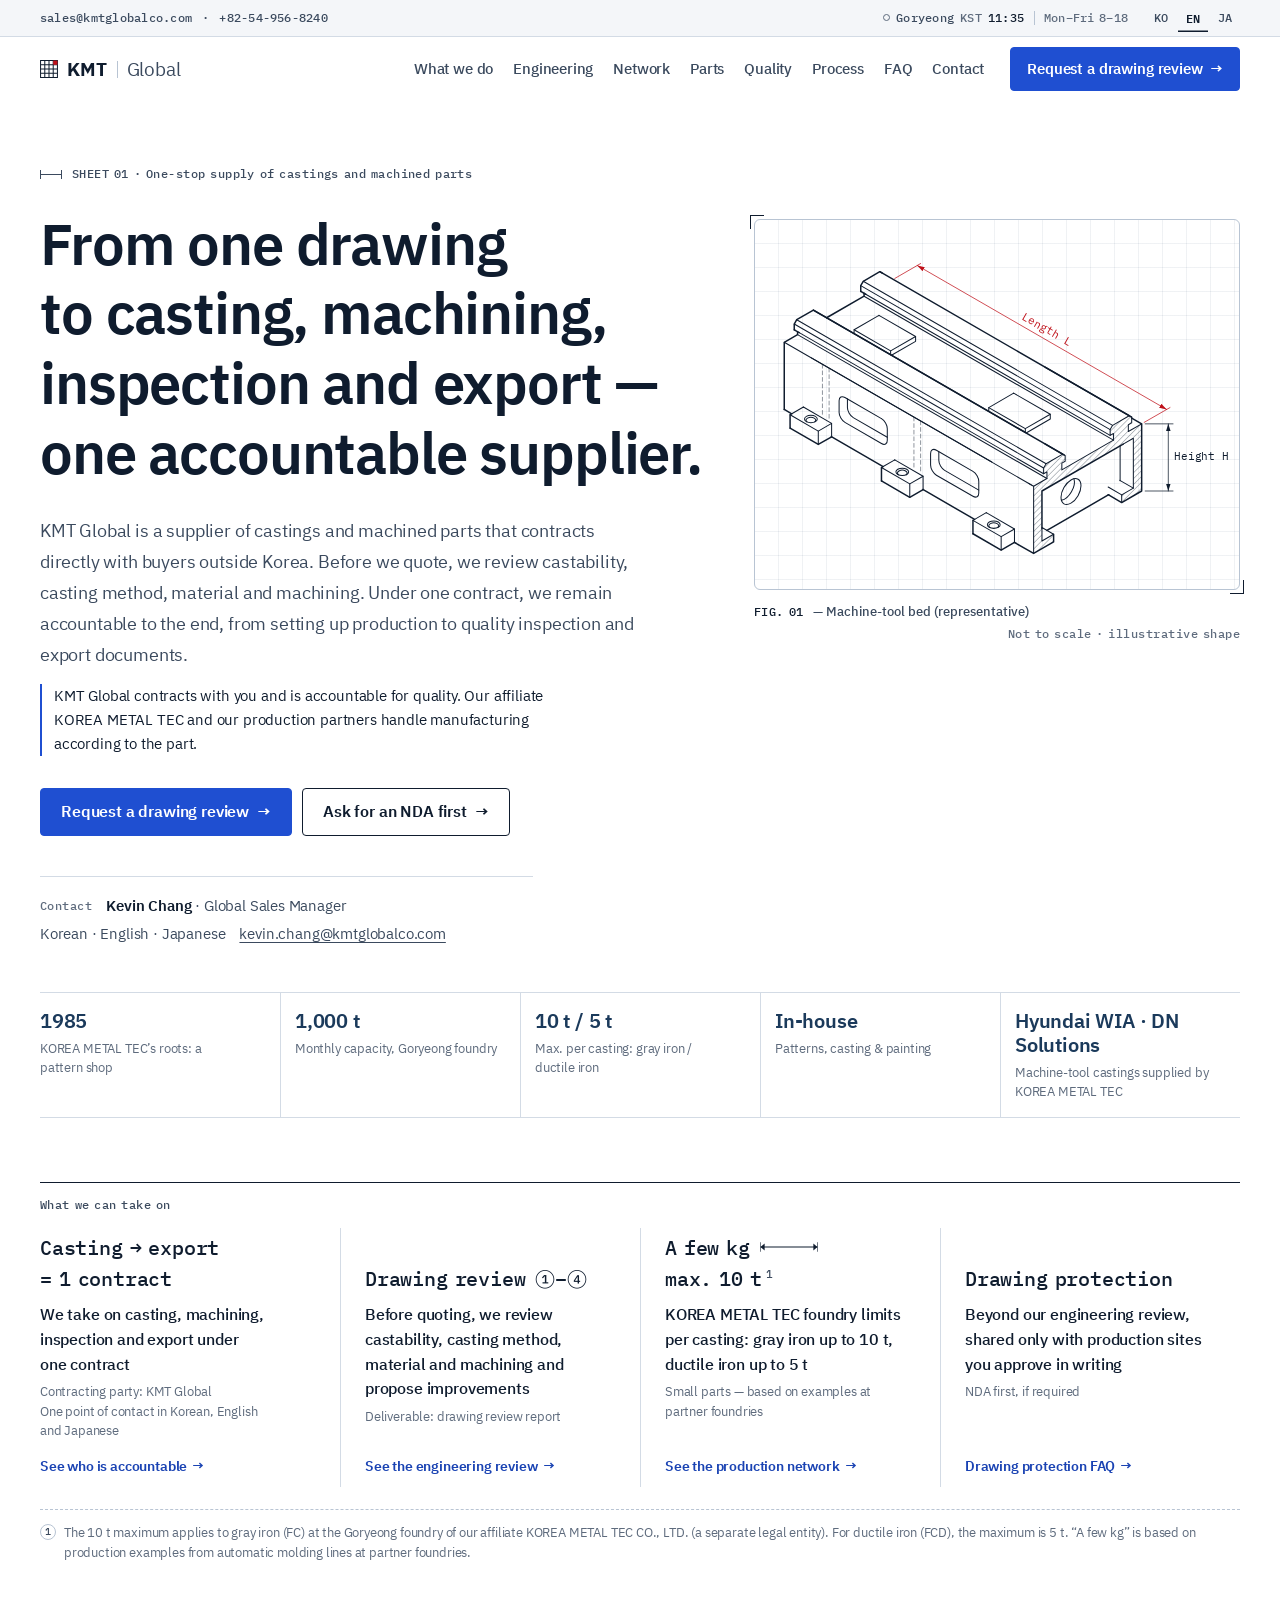
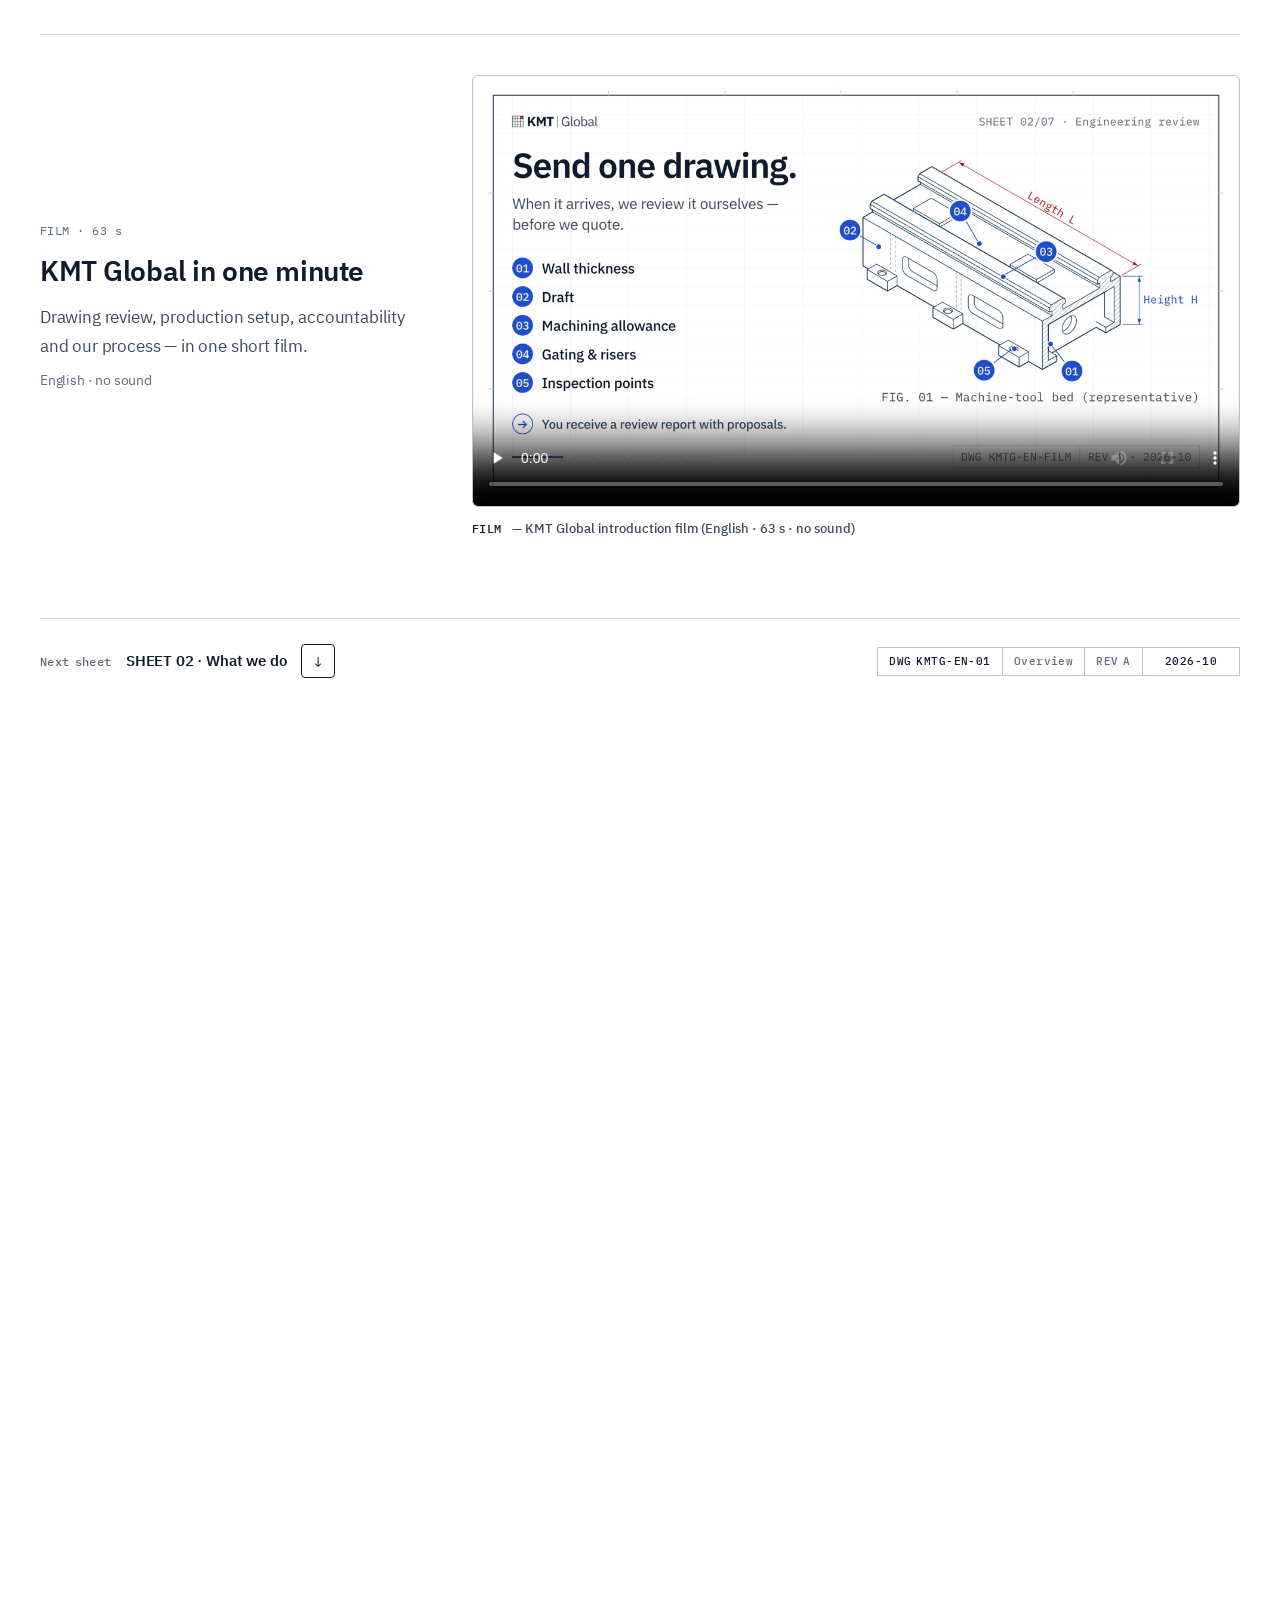
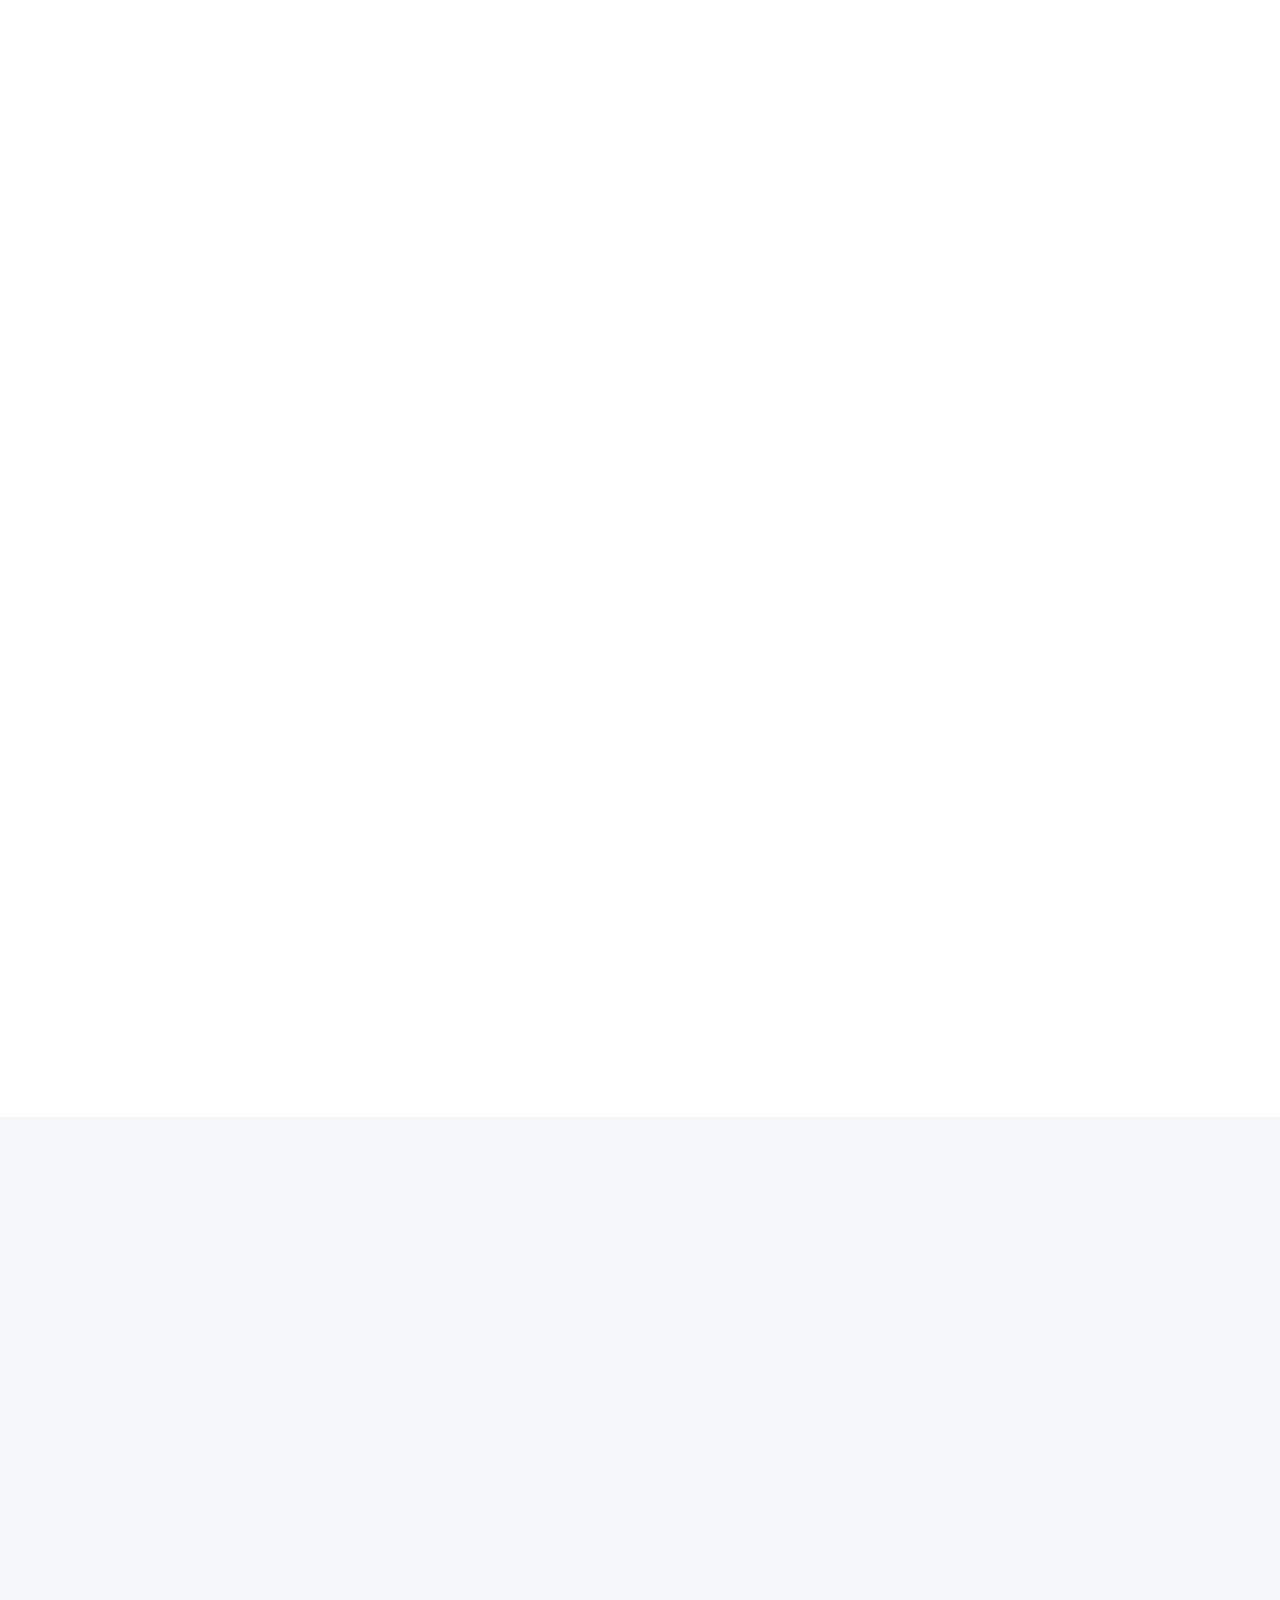
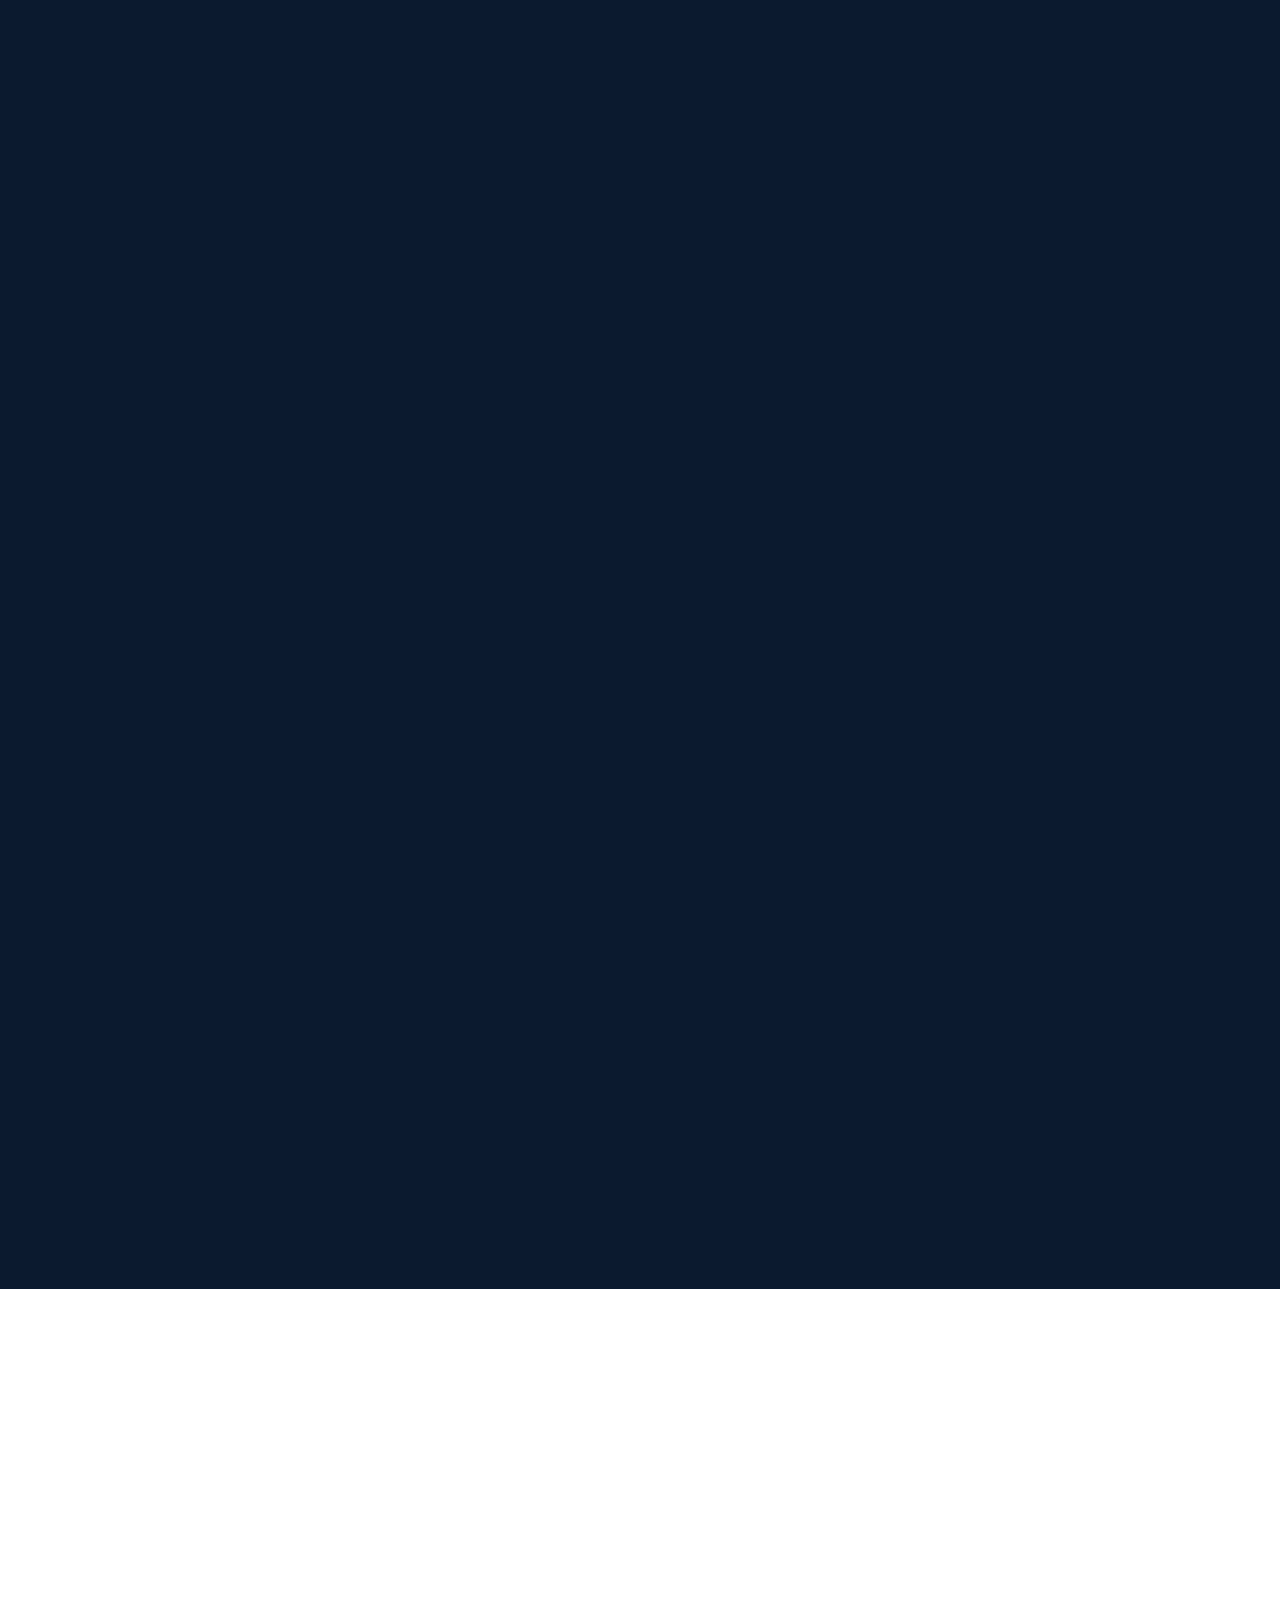
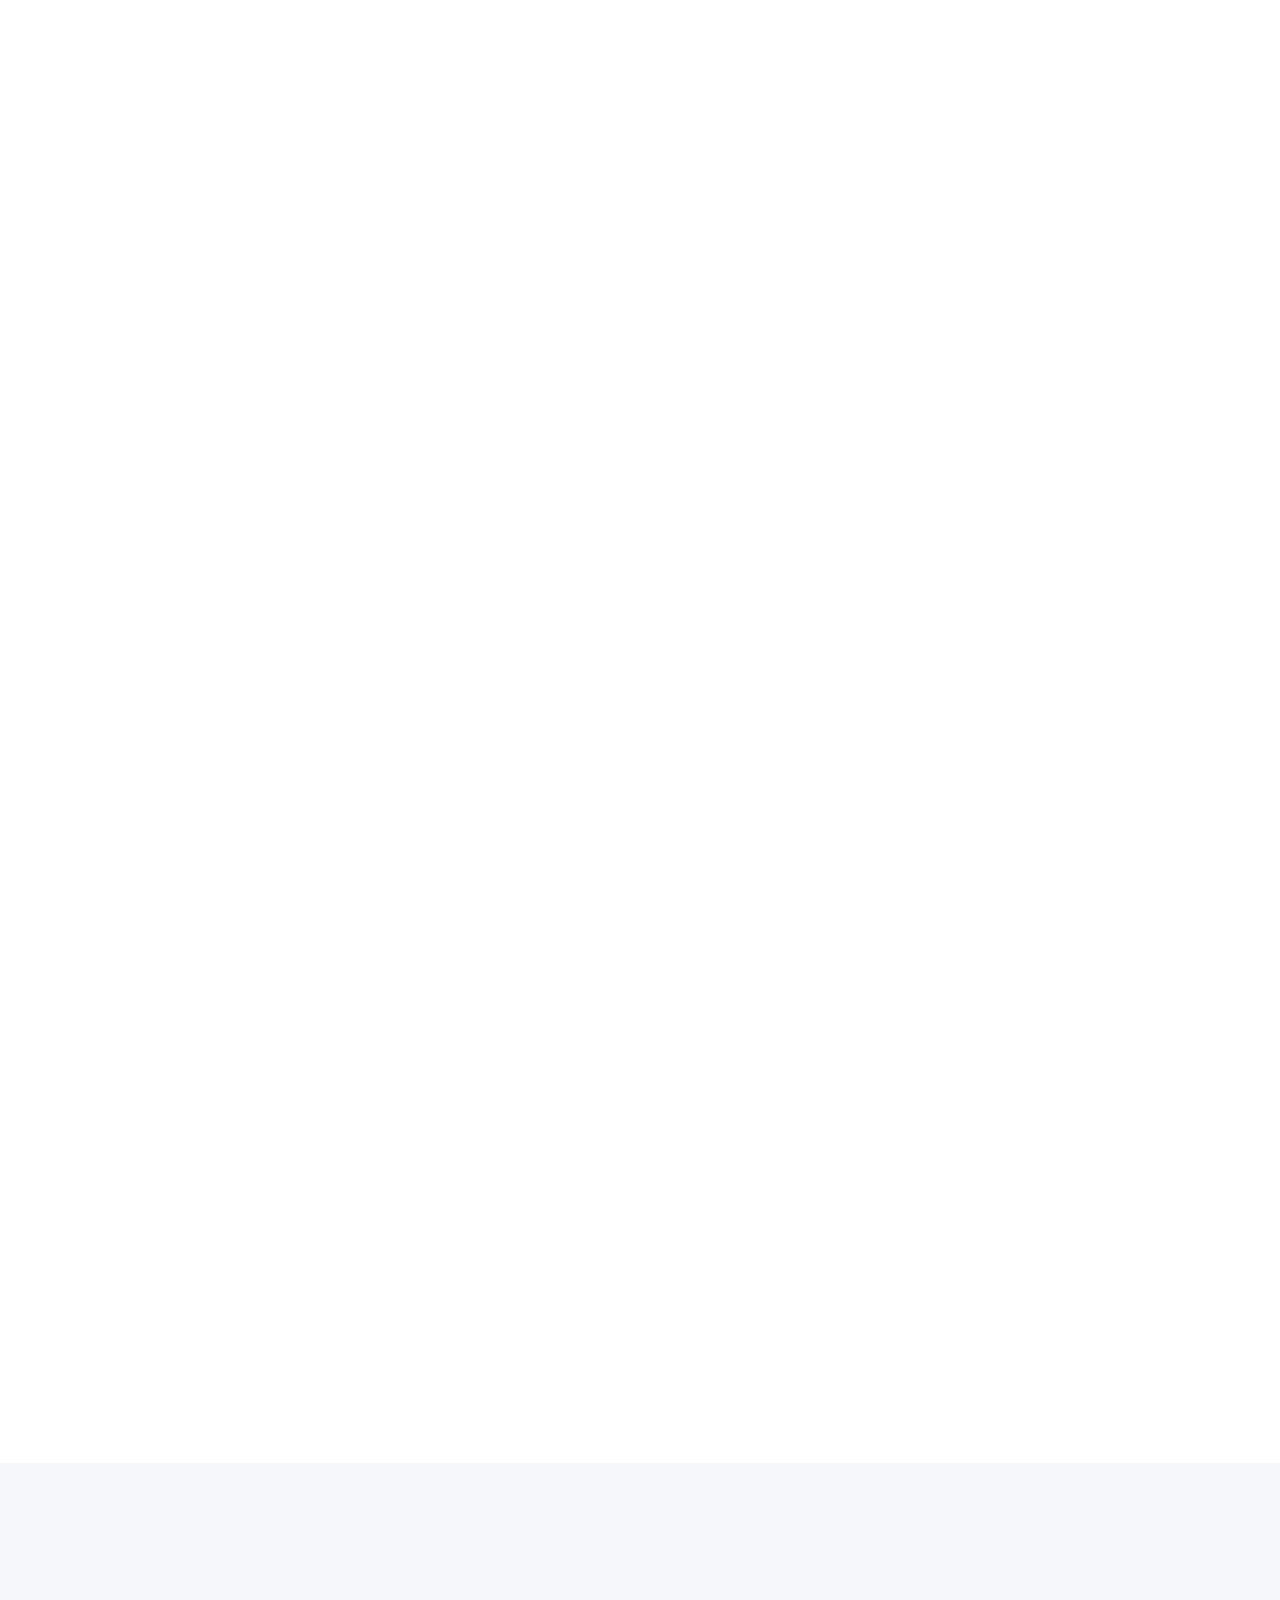
<file: index-en.html>
<!doctype html>
<html lang="en" class="no-js">
<head>
<meta charset="utf-8">
<meta name="viewport" content="width=device-width, initial-scale=1">
<script>(function(){try{document.addEventListener("click",function(e){var a=e.target&&e.target.closest&&e.target.closest("[data-l]");if(a){try{localStorage.setItem("kmtg-lang",a.getAttribute("data-l"))}catch(_){}}},true)}catch(_){}})();</script>
<script>(function(h){h.className=h.className.replace(/\bno-js\b/,'js');addEventListener('load',function(){if(!(window.KMTG&&KMTG.ready))h.className=h.className.replace(/\bjs\b/,'no-js')})})(document.documentElement);</script>

<title>KMT Global | Korean castings &amp; machined parts — from engineering review to export</title>
<meta name="description" content="KMT Global contracts directly with buyers of castings and machined parts from Korea: drawing review, production setup, inspection and export under one contract.">
<meta name="theme-color" content="#FFFFFF">
<meta name="color-scheme" content="light">
<link rel="canonical" href="https://kmtglobalco.com/index-en.html">
<link rel="alternate" hreflang="ko" href="https://kmtglobalco.com/">
<link rel="alternate" hreflang="en" href="https://kmtglobalco.com/index-en.html">
<link rel="alternate" hreflang="ja" href="https://kmtglobalco.com/index-jp.html">
<link rel="alternate" hreflang="x-default" href="https://kmtglobalco.com/index-en.html">
<meta property="og:type" content="website">
<meta property="og:url" content="https://kmtglobalco.com/index-en.html">
<meta property="og:site_name" content="KMT Global">
<meta property="og:locale" content="en_US">
<meta property="og:title" content="KMT Global — From one drawing to export, under one contract">
<meta property="og:description" content="KMT Global is the contracting party for Korean castings and machined parts: engineering review, production setup, quality inspection and export, with one accountable supplier.">
<meta property="og:image" content="https://kmtglobalco.com/assets/brand/og.png">
<meta property="og:image:type" content="image/png">
<meta property="og:image:width" content="1200">
<meta property="og:image:height" content="630">
<meta property="og:image:alt" content="KMT Global — isometric line drawing of a machine-tool bed with the line “From one drawing to export”">
<meta name="twitter:card" content="summary_large_image">
<meta name="twitter:title" content="KMT Global — From one drawing to export, under one contract">
<meta name="twitter:description" content="KMT Global is the contracting party for Korean castings and machined parts: engineering review, production setup, quality inspection and export, with one accountable supplier.">
<meta name="twitter:image" content="https://kmtglobalco.com/assets/brand/og.png">
<meta name="twitter:image:alt" content="KMT Global — isometric line drawing of a machine-tool bed with the line “From one drawing to export”">
<link rel="icon" href="favicon.ico" sizes="48x48">
<link rel="icon" href="assets/brand/favicon.svg" type="image/svg+xml">
<link rel="icon" href="assets/brand/favicon-32.png" type="image/png" sizes="32x32">
<link rel="apple-touch-icon" href="assets/brand/apple-touch-icon.png">
<link rel="preconnect" href="https://fonts.googleapis.com">
<link rel="preconnect" href="https://fonts.gstatic.com" crossorigin>
<link rel="stylesheet" href="https://fonts.googleapis.com/css2?family=IBM+Plex+Mono:wght@400;500&family=IBM+Plex+Sans+KR:wght@400;500;600;700&display=swap">
<link rel="stylesheet" href="css/site.css">
<script type="application/ld+json">
{
  "@context": "https://schema.org",
  "@graph": [
    {
      "@type": "Organization",
      "@id": "https://kmtglobalco.com/#org",
      "url": "https://kmtglobalco.com/",
      "logo": "https://kmtglobalco.com/assets/brand/icon-512.png",
      "image": "https://kmtglobalco.com/assets/brand/og.png",
      "name": "KMT Global",
      "legalName": "케이엠텍글로벌 주식회사",
      "description": "KMT Global, an affiliate of KOREA METAL TEC CO., LTD., is the contracting party for buyers outside Korea. It takes on engineering review, production setup, quality control and export for gray iron and ductile iron castings and machined parts. Each production site is a separate legal entity.",
      "address": {
        "@type": "PostalAddress",
        "streetAddress": "21-26, Dasansandan 3-gil, Dasan-myeon",
        "addressLocality": "Goryeong-gun",
        "addressRegion": "Gyeongsangbuk-do",
        "postalCode": "40113",
        "addressCountry": "KR"
      },
      "contactPoint": {
        "@type": "ContactPoint",
        "contactType": "sales",
        "name": "Kevin Chang",
        "email": "sales@kmtglobalco.com",
        "telephone": "+82-54-956-8240",
        "availableLanguage": ["ko", "en", "ja"],
        "hoursAvailable": {
          "@type": "OpeningHoursSpecification",
          "dayOfWeek": ["Monday", "Tuesday", "Wednesday", "Thursday", "Friday"],
          "opens": "08:00",
          "closes": "18:00"
        }
      },
      "knowsAbout": ["gray iron castings", "ductile iron castings", "furan no-bake casting", "automatic molding", "machine-tool bed castings", "pump casing castings", "machining of castings", "drawing and castability review (DFM)", "casting method design and review", "export packing and logistics"],
      "areaServed": [
        {"@type": "Country", "name": "US"},
        {"@type": "Country", "name": "JP"},
        {"@type": "Place", "name": "EU"}
      ]
    },
    {"@type": "Service", "name": "Contract supply of castings and machined parts", "provider": {"@id": "https://kmtglobalco.com/#org"}, "serviceType": "Supply of castings and machined parts", "areaServed": ["US", "JP", "EU"]},
    {"@type": "Service", "name": "Drawing and castability review", "provider": {"@id": "https://kmtglobalco.com/#org"}, "serviceType": "Drawing and castability review (DFM)"},
    {"@type": "Service", "name": "Quality control and inspection coordination", "provider": {"@id": "https://kmtglobalco.com/#org"}, "serviceType": "Quality control"},
    {"@type": "Service", "name": "Export packing, logistics and documents", "provider": {"@id": "https://kmtglobalco.com/#org"}, "serviceType": "Export logistics"},
    {"@type": "WebSite", "@id": "https://kmtglobalco.com/#website", "url": "https://kmtglobalco.com/", "name": "KMT Global", "inLanguage": ["ko", "en", "ja"], "publisher": {"@id": "https://kmtglobalco.com/#org"}},
    {"@type": "VideoObject", "name": "KMT Global — One accountable supplier for Korean castings & machined parts", "description": "KMT Global introduction film (English, 63 s): drawing review, production setup, accountability and process.", "thumbnailUrl": "https://kmtglobalco.com/assets/video/kmt-global-intro-poster.jpg", "uploadDate": "2026-10-28", "duration": "PT1M3S", "contentUrl": "https://kmtglobalco.com/assets/video/kmt-global-intro-en.mp4", "inLanguage": "en", "publisher": {"@id": "https://kmtglobalco.com/#org"}},
    {
      "@type": "FAQPage",
      "mainEntity": [
        {"@type": "Question", "name": "What kind of company is KMT Global?", "acceptedAnswer": {"@type": "Answer", "text": "KMT Global handles overseas sales and contracts for its affiliate KOREA METAL TEC CO., LTD., an iron foundry in Goryeong, Korea. KMT Global contracts with you and is accountable for engineering review, quality and export. KOREA METAL TEC does pattern making, casting, fettling, shot blasting and painting in-house. Machining is done by machining partners registered with KOREA METAL TEC, and partner foundries take castings outside its range. Each production site is a separate legal entity. KMT Global holds no certification yet; certifications are held in the name of each production site."}},
        {"@type": "Question", "name": "Who is the contracting party?", "acceptedAnswer": {"@type": "Answer", "text": "KMT Global. Quotation, contract, invoicing and responsibility for quality and delivery all sit with KMT Global. Even with several production sites, you have one contractual counterparty."}},
        {"@type": "Question", "name": "Can we know which production site makes our parts?", "acceptedAnswer": {"@type": "Answer", "text": "For orders at the Goryeong foundry of our affiliate KOREA METAL TEC CO., LTD., we name the production site from the start. For orders at partner foundries and machining partners, we tell you the production site for your order (company name and location) after an NDA is signed; the scope of disclosure is agreed with the production site in advance. Each production site is a separate legal entity, and KMT Global holds the contract with you and the responsibility for quality and delivery. If a production site has to change, we agree it with you first. Beyond our engineering review, we share your drawings only with production sites you approve in writing."}},
        {"@type": "Question", "name": "Who holds the IATF 16949 certification?", "acceptedAnswer": {"@type": "Answer", "text": "The IATF 16949-certified partner foundry (that entity) holds it. IATF 16949 is granted to sites that manufacture automotive parts themselves, so KMT Global, which does not manufacture, is not eligible for it. Parts that require IATF 16949 are reviewed for the route through the certified foundry. After an NDA is signed, we tell you the production site for your order and explain how the certificate can be verified."}},
        {"@type": "Question", "name": "How are our drawings protected?", "acceptedAnswer": {"@type": "Answer", "text": "If required, we sign an NDA before we receive your drawings. Your drawings are used for the engineering review by engineers of our affiliate KOREA METAL TEC CO., LTD. who also work for KMT Global; beyond that, we share them only with production sites you approve in writing. We tell you the company name and location of the partner production site after an NDA is signed. We use your drawings for that project only."}},
        {"@type": "Question", "name": "Who owns the patterns and tooling, and where are they stored?", "acceptedAnswer": {"@type": "Answer", "text": "Ownership, storage location and storage conditions are set in writing at the quotation and contract stage. If the patterns are stored at a partner production site, we tell you its company name and location after an NDA is signed. Customer-supplied patterns are also received on terms agreed with you."}},
        {"@type": "Question", "name": "Is there a minimum order quantity?", "acceptedAnswer": {"@type": "Answer", "text": "It depends on the part, the production route and the pattern conditions. On the furan no-bake route (Goryeong foundry of our affiliate Korea Metal Tec), we also review one-offs and small quantities. The automatic molding route suits parts with repeat volumes. Tell us your annual volume and quantity per order, and we will advise you on this together with a suitable route."}},
        {"@type": "Question", "name": "What are the payment and delivery terms (Incoterms®)?", "acceptedAnswer": {"@type": "Answer", "text": "They are agreed case by case. Delivery terms are set under Incoterms® 2020 (FCA, FOB, CIF, DAP, etc.)."}},
        {"@type": "Question", "name": "Can you provide proof of origin for FTA purposes?", "acceptedAnswer": {"@type": "Answer", "text": "Origin depends on the HS classification of the part and the applicable rules of origin, so we review it case by case and advise you. Tariff rates and classification are decided by the customs authority of the importing country."}},
        {"@type": "Question", "name": "What do you need from us for a quotation?", "acceptedAnswer": {"@type": "Answer", "text": "Drawings (2D PDF, plus 3D STEP if available), material standard and edition, piece weight or approximate size, annual volume and lot size, machining scope and tolerances, inspection and document requirements, packing and delivery terms, and target schedule. If you need an NDA before sharing drawings, please let us know."}},
        {"@type": "Question", "name": "Are site visits or audits possible?", "acceptedAnswer": {"@type": "Answer", "text": "For a visit to or an audit of the Goryeong foundry of our affiliate KOREA METAL TEC CO., LTD., we arrange a date with you. After an NDA is signed, and with that site’s consent, you can carry out an on-site audit of a partner production site. On request, we send you the records of the checks KMT Global has made of the production site."}}, {"@type": "Question", "name": "Can you machine the castings? Do you offer insert casting?", "acceptedAnswer": {"@type": "Answer", "text": "Yes for machining. Machining partners registered with KOREA METAL TEC, in the Changwon, Daegu and Busan areas, machine parts to your drawing, and KMT Global reviews their process plans and measurement results. You can order casting and machining together under one contract. Insert casting (cast-in inserts) is not available at present: KOREA METAL TEC has no production record for it. Threads such as lifting-bolt holes can usually be machined directly into the casting instead. Gray iron is offered from FC150 (GC150) upward; FC100 is not offered."}}
      ]
    }
  ]
}
</script>

<!-- Google Analytics 4 (G-6VCP7TGR5Z) -->
<script async src="https://www.googletagmanager.com/gtag/js?id=G-6VCP7TGR5Z"></script>
<script>
  window.dataLayer = window.dataLayer || [];
  function gtag(){dataLayer.push(arguments);}
  /* consent: EEA/UK/CH default denied until the visitor accepts */
  gtag('consent', 'default', { ad_storage: 'denied', ad_user_data: 'denied', ad_personalization: 'denied', analytics_storage: 'denied', region: ['AT','BE','BG','HR','CY','CZ','DK','EE','FI','FR','DE','GR','HU','IS','IE','IT','LV','LI','LT','LU','MT','NL','NO','PL','PT','RO','SK','SI','ES','SE','GB','CH'] });
  try { if (localStorage.getItem('kmtg_consent') === 'granted') gtag('consent', 'update', { analytics_storage: 'granted' }); } catch (e) {}
  gtag('js', new Date());
  gtag('config', 'G-6VCP7TGR5Z');
  /* contact clicks: email · LINE · phone */
  document.addEventListener('click', function (e) {
    var a = e.target.closest && e.target.closest('a[href]'); if (!a) return;
    var h = a.getAttribute('href') || '', t = null;
    if (/^mailto:/i.test(h) || /mail\.google\.com\/mail|outlook\.office\.com\/mail/i.test(h)) t = 'contact_email';
    else if (/line\.me\//i.test(h)) t = 'contact_line';
    else if (/^tel:/i.test(h)) t = 'contact_phone';
    if (t) gtag('event', t, { link_url: h.split('?')[0], page_location: location.href });
  }, true);
  /* inquiry form submit */
  document.addEventListener('submit', function (e) { if (e.target && e.target.id === 'cf') gtag('event', 'contact_form'); }, true);
</script>
<script>
/* cookie notice for visitors in Europe (time zone Europe/*) */
(function () {
  var tz = ''; try { tz = Intl.DateTimeFormat().resolvedOptions().timeZone || ''; } catch (e) {}
  var saved = null; try { saved = localStorage.getItem('kmtg_consent'); } catch (e) {}
  if (!/^(Europe|Atlantic\/(Reykjavik|Canary|Madeira|Faroe))/.test(tz) || saved) return;
  var lang = (document.documentElement.lang || 'en').slice(0, 2);
  var T = { ko: ['방문 통계를 위해 Google Analytics 쿠키를 사용합니다. 동의하시겠습니까?', '동의', '거부'],
            ja: ['アクセス解析のため Google Analytics の Cookie を使用します。同意しますか。', '同意する', '拒否する'],
            en: ['We use Google Analytics cookies to count visits. Do you accept?', 'Accept', 'Decline'] }[lang] || null;
  T = T || ['We use Google Analytics cookies to count visits. Do you accept?', 'Accept', 'Decline'];
  var b = document.createElement('div');
  b.setAttribute('role', 'region'); b.setAttribute('aria-label', 'Cookie notice');
  b.style.cssText = 'position:fixed;left:16px;right:16px;bottom:16px;z-index:9999;max-width:560px;margin:0 auto;padding:14px 16px;background:#fff;color:#0F1C2E;border:1px solid #c9cdd3;border-radius:8px;box-shadow:0 6px 24px rgba(0,0,0,.15);font:14px/1.5 system-ui,sans-serif;display:flex;flex-wrap:wrap;gap:10px;align-items:center';
  var p = document.createElement('p'); p.style.cssText = 'margin:0;flex:1 1 260px'; p.textContent = T[0];
  function btn(label, primary, v) {
    var x = document.createElement('button'); x.type = 'button'; x.textContent = label;
    x.style.cssText = 'cursor:pointer;padding:8px 14px;border-radius:6px;font:600 14px system-ui,sans-serif;border:1px solid #1F4FD1;' + (primary ? 'background:#1F4FD1;color:#fff' : 'background:#fff;color:#1F4FD1');
    x.onclick = function () { try { localStorage.setItem('kmtg_consent', v); } catch (e) {} if (v === 'granted') { if (window.gtag) gtag('consent', 'update', { analytics_storage: 'granted' }); if (window.__kmtgLoadClarity) window.__kmtgLoadClarity(); } b.remove(); };
    return x;
  }
  b.appendChild(p); b.appendChild(btn(T[1], true, 'granted')); b.appendChild(btn(T[2], false, 'denied'));
  (document.body ? Promise.resolve() : new Promise(function (r) { document.addEventListener('DOMContentLoaded', r); })).then(function () { document.body.appendChild(b); });
})();
</script>
<script>
/* Microsoft Clarity (zjrx6nyyov) — in Europe time zones only after cookie consent */
window.__kmtgLoadClarity = function () {
  if (window.__kmtgClarity) return; window.__kmtgClarity = 1;
  (function(c,l,a,r,i,t,y){c[a]=c[a]||function(){(c[a].q=c[a].q||[]).push(arguments)};
  t=l.createElement(r);t.async=1;t.src="https://www.clarity.ms/tag/"+i;
  y=l.getElementsByTagName(r)[0];y.parentNode.insertBefore(t,y);})(window,document,"clarity","script","zjrx6nyyov");
};
(function () {
  var tz = ''; try { tz = Intl.DateTimeFormat().resolvedOptions().timeZone || ''; } catch (e) {}
  var saved = null; try { saved = localStorage.getItem('kmtg_consent'); } catch (e) {}
  var eu = /^(Europe|Atlantic\/(Reykjavik|Canary|Madeira|Faroe))/.test(tz);
  if (!eu || saved === 'granted') window.__kmtgLoadClarity();
})();
</script>
</head>
<body id="top">
<a class="skip" href="#main">Skip to main content</a>

<div class="util" role="region" aria-label="Contact and language">
  <div class="wrap util__in">
    <p class="util__contact"><a href="mailto:sales@kmtglobalco.com">sales@kmtglobalco.com</a><span aria-hidden="true">·</span><a href="tel:+82549568240" title="Affiliate's main line, answered in Korean — please email us in English.">+<span class="nb">82-54-956-8240</span></a></p>
    <div class="util__right">
      <p class="clock" data-clock><span class="sr" data-clock-sr>Local time in Goryeong is Korea Standard Time (UTC+9). Business hours: Mon–Fri 08:00–18:00</span><span class="clock__dot" aria-hidden="true"></span><span aria-hidden="true">Goryeong</span> <span class="clock__tz" aria-hidden="true">KST</span> <span class="clock__time" data-clock-time aria-hidden="true">UTC+9</span><span class="clock__st" aria-hidden="true">Mon–Fri 8–18</span></p>
      <ul class="lang" aria-label="Language">
        <li><a class="lang__link" href="./" lang="ko" hreflang="ko" data-l="ko"><span aria-hidden="true">KO</span><span class="sr">한국어</span></a></li>
        <li><a class="lang__on" href="index-en.html" lang="en" aria-current="page" data-l="en">EN</a></li>
        <li><a class="lang__link" href="index-jp.html" lang="ja" hreflang="ja" data-l="jp"><span aria-hidden="true">JA</span><span class="sr">日本語</span></a></li>
      </ul>
    </div>
  </div>
</div>

<header class="hdr" id="header">
  <div class="wrap hdr__in">
    <div class="brand">
      <!-- Temporary wordmark until the official logo is final. It is not derived from the KOREA METAL TEC corporate identity. -->
      <a class="brand__link" href="#top" aria-label="KMT Global — back to top">
        <svg class="brand__mark" viewBox="0 0 16 16" aria-hidden="true" focusable="false"><path class="brand__grid" d="M.5.5h15v15H.5zM4.25.5v15M8 .5v15M11.75.5v15M.5 4.25h15M.5 8h15M.5 11.75h15"/><rect class="brand__rev" x="11.75" y=".5" width="3.75" height="3.75"/></svg>
        <span class="brand__kmt">KMT</span><span class="brand__rule" aria-hidden="true"></span><span class="brand__global">Global</span>
      </a>
    </div>
    <nav class="nav" aria-label="Main menu">
      <ul>
        <li><a href="#services" data-nav="services">What we do</a></li>
        <li><a href="#engineering" data-nav="engineering">Engineering</a></li>
        <li><a href="#network" data-nav="network">Network</a></li>
        <li><a href="#parts" data-nav="parts">Parts</a></li>
        <li><a href="#quality" data-nav="quality">Quality</a></li>
        <li><a href="#process" data-nav="process">Process</a></li>
        <li><a href="#faq" data-nav="faq">FAQ</a></li>
        <li><a href="#contact" data-nav="contact">Contact</a></li>
      </ul>
    </nav>
    <a class="btn btn--primary btn--sm hdr__cta" href="#contact">Request a drawing review <span class="arw" aria-hidden="true">→</span></a>
    <button class="hdr__menu" type="button" aria-expanded="false" aria-controls="mnav" data-menu-btn>
      <span class="hdr__burger" aria-hidden="true"><i></i><i></i><i></i></span>
      <span class="sr" data-menu-label>Open menu</span>
    </button>
  </div>
  <div class="hdr__progress" aria-hidden="true"><i data-progress></i></div>
</header>
  <div class="mnav" id="mnav" data-mnav>
  <nav aria-label="Mobile menu">
    <ul class="mnav__list">
      <li><a href="#services">What we do</a></li>
      <li><a href="#engineering">Engineering</a></li>
      <li><a href="#network">Network</a></li>
      <li><a href="#parts">Parts</a></li>
      <li><a href="#quality">Quality</a></li>
      <li><a href="#process">Process</a></li>
      <li><a href="#faq">FAQ</a></li>
      <li><a href="#contact">Contact</a></li>
    </ul>
  </nav>
  <a class="btn btn--primary mnav__cta" href="#contact">Request a drawing review <span class="arw" aria-hidden="true">→</span></a>
  <ul class="mnav__lang" aria-label="Language"><li><a href="./" lang="ko" hreflang="ko" data-l="ko">KO</a></li><li><a href="index-en.html" lang="en" aria-current="page" data-l="en">EN</a></li><li><a href="index-jp.html" lang="ja" hreflang="ja" data-l="jp">JA</a></li></ul>
  <p class="mnav__contact"><a href="mailto:sales@kmtglobalco.com">sales@kmtglobalco.com</a><br><a href="tel:+82549568240" title="Affiliate's main line, answered in Korean — please email us in English.">+<span class="nb">82-54-956-8240</span></a></p>
</div>

<main id="main">

<section id="hero" class="sheet hero" aria-labelledby="hero-title" data-sheet="01" data-sheet-name="Overview">
  <div class="wrap">
    <div class="hero__grid">
      <p class="label hero__label"><span class="label__tick" aria-hidden="true"></span>SHEET 01 · One-stop supply of castings and machined parts</p>
      <h1 id="hero-title" class="hero__h1"><span class="sr">KMT Global — one-stop supplier of Korean castings and machined parts. </span>From one drawing<br> to casting, machining, inspection and export&nbsp;—<br> one accountable supplier.</h1>
      <div class="hero__copy">
        <p class="hero__lead">KMT Global is a supplier of castings and machined parts that contracts directly with buyers outside Korea. Before we quote, we review castability, casting method, material and machining. Under one contract, we remain accountable to the end, from setting up production to quality inspection and export documents.</p>
        <p class="hero__role">KMT Global contracts with you and is accountable for quality. Our affiliate KOREA METAL TEC and our production partners handle manufacturing according to the part.</p>
        <p class="hero__cta">
          <a class="btn btn--primary" href="#contact">Request a drawing review <span class="arw" aria-hidden="true">→</span></a>
          <a class="btn btn--ghost" href="#cf-nda-l">Ask for an NDA first <span class="arw" aria-hidden="true">→</span></a>
        </p>
        <p class="hero__who"><span class="hero__who-k">Contact</span><span><b>Kevin Chang</b> · Global Sales Manager</span><span>Korean · English · Japanese</span><a href="mailto:kevin.chang@kmtglobalco.com">kevin.chang@kmtglobalco.com</a></p>
      </div>
      <figure class="hero__fig drawing">
        <div class="drawing__paper">
          <span class="drawing__corner drawing__corner--tl" aria-hidden="true"></span>
          <span class="drawing__corner drawing__corner--br" aria-hidden="true"></span>
          <svg xmlns="http://www.w3.org/2000/svg" viewBox="0 0 480 360" class="fig" focusable="false" data-fig="01" role="img" aria-labelledby="h01-t h01-d" fill="none" stroke="currentColor" stroke-linecap="round" stroke-linejoin="round"><title id="h01-t">FIG. 01 — Machine-tool bed, representative shape (isometric line drawing)</title><desc id="h01-d">Machine-tool bed, representative shape, isometric line drawing. Rib structure and slideway surfaces, with length and height dimension lines</desc><defs><pattern id="h01-h" width="4.5" height="4.5" patternUnits="userSpaceOnUse" patternTransform="rotate(45)"><path d="M0 0V4.5" stroke="currentColor" stroke-width=".6"/></pattern><marker id="h01-a" viewBox="0 0 8 5" refX="8" refY="2.5" markerWidth="8" markerHeight="5" markerUnits="userSpaceOnUse" orient="auto-start-reverse"><path class="dim-a" d="M0 0L8 2.5L0 5Z" fill="currentColor" stroke="none"/></marker><marker id="h01-r" class="accent" viewBox="0 0 8 5" refX="8" refY="2.5" markerWidth="8" markerHeight="5" markerUnits="userSpaceOnUse" orient="auto-start-reverse"><path class="dim-a" d="M0 0L8 2.5L0 5Z" fill="currentColor" stroke="none"/></marker></defs><g class="hatch" fill="url(#h01-h)" stroke="none"><path pathLength="1" d="M396.4 269.2L374.8 281.7L374.8 273.4L387.4 266.1L387.4 212.2L288.6 269.2L288.6 323.2L301.2 315.9L301.2 324.2L279.6 336.7L279.6 264.1L294 255.7L294 248.5L290.4 250.6L290.4 244.3L293.1 239.7L311 229.3L313.7 230.8L313.7 237.1L310.1 239.1L310.1 246.4L365.9 214.2L365.9 207L362.3 209.1L362.3 202.8L365 198.2L382.9 187.8L385.6 189.3L385.6 195.6L382 197.6L382 204.9L396.4 196.6Z"/></g><g class="ln-hid" stroke-width=".9" opacity=".55"><path pathLength="1" stroke-dasharray=".0755 .0566" d="M51.3 186.2V132.3"/><path pathLength="1" stroke-dasharray=".0755 .0566" d="M58.5 190.4V136.4"/><path pathLength="1" stroke-dasharray=".0755 .0566" d="M150.2 243.3V189.3"/><path pathLength="1" stroke-dasharray=".0755 .0566" d="M157.4 247.4V193.5"/></g><g class="ln-in" stroke-width="1.1"><path pathLength="1" d="M374.8 281.7V273.4L387.4 266.1V212.2L376.4 218.5"/><path pathLength="1" d="M288.6 309.7V323.2L301.2 315.9L288.6 308.7"/><path pathLength="1" d="M279.6 336.7V264.1L294 255.7V248.5L290.4 250.6V244.3L293.1 239.7L311 229.3L313.7 230.8V237.1L310.1 239.1V246.4L365.9 214.2V207L362.3 209.1V202.8L365 198.2L382.9 187.8L385.6 189.3V195.6L382 197.6V204.9L396.4 196.6"/><path pathLength="1" d="M360.2 264.9L374.8 273.4"/><path pathLength="1" d="M372.8 257.7L387.4 266.1"/><path pathLength="1" d="M39.4 125.3L234.4 237.9"/><path pathLength="1" d="M274.2 260.9L277.3 262.8"/><path pathLength="1" d="M10 108.4L279.6 264.1"/><path pathLength="1" d="M24.4 100.1L294 255.7"/><path pathLength="1" d="M26.2 98L290.4 250.6"/><path pathLength="1" d="M20.8 88.7L290.4 244.3"/><path pathLength="1" d="M23.5 84L293.1 239.7"/><path pathLength="1" d="M96.3 58.6L365.9 214.2"/><path pathLength="1" d="M98.1 56.5L362.3 209.1"/><path pathLength="1" d="M92.7 47.2L362.3 202.8"/><path pathLength="1" d="M95.4 42.5L365 198.2"/><path pathLength="1" d="M373.1 220.5V258.2"/><path pathLength="1" d="M46.8 204.4L16.3 186.7L30.7 178.4V178.8"/><path pathLength="1" d="M46.8 218.9V204.4L61.2 196.1V210.6"/><path pathLength="1" d="M30.7 178.4L61.2 196.1"/><path pathLength="1" d="M145.7 261.5L115.1 243.8L129.5 235.5V235.9"/><path pathLength="1" d="M145.7 276V261.5L160.1 253.2V267.7"/><path pathLength="1" d="M129.5 235.5L160.1 253.2"/><path pathLength="1" d="M244.5 318.5L214 300.9L228.4 292.6V292.9"/><path pathLength="1" d="M244.5 333.1V318.5L258.9 310.2V324.8"/><path pathLength="1" d="M228.4 292.6L258.9 310.2"/><path pathLength="1" d="M85.5 99.1V94.9L112.4 79.3V79.7"/><path pathLength="1" d="M125 121.9V117.7L152 102.2V107.4L125.9 122.4"/><path pathLength="1" d="M85.5 94.9L125 117.7"/><path pathLength="1" d="M112.4 79.3L152 102.2"/><path pathLength="1" d="M231.1 183.1V179L258 163.4V163.7"/><path pathLength="1" d="M270.6 205.9V201.8L297.6 186.2V191.4L271.5 206.5"/><path pathLength="1" d="M231.1 179L270.6 201.8"/><path pathLength="1" d="M258 163.4L297.6 186.2"/><path pathLength="1" d="M323.2 256A15.3 8.8-60 0 1 320.5 270A15.3 8.8-60 0 1 309.7 279.3"/><path pathLength="1" d="M34.5 194.5A5.3 3.1 0 0 1 35.2 190.4A5.3 3.1 0 0 1 42.4 190.4A5.3 3.1 0 0 1 43 194.5"/><path pathLength="1" d="M133.4 251.6A5.3 3.1 0 0 1 134 247.5A5.3 3.1 0 0 1 141.2 247.5A5.3 3.1 0 0 1 141.9 251.6"/><path pathLength="1" d="M232.2 308.7A5.3 3.1 0 0 1 232.9 304.5A5.3 3.1 0 0 1 240.1 304.5A5.3 3.1 0 0 1 240.7 308.7"/><path pathLength="1" d="M115.1 190.9A8.9 5.1 60 0 1 121.4 201.8V214.2A8.9 5.1 60 0 1 115.1 217.9L75.6 195A8.9 5.1 60 0 1 69.3 184.2V171.7A8.9 5.1 60 0 1 75.6 168.1Z"/><path pathLength="1" d="M121.4 211.1L84.6 189.9A8.9 5.1 60 0 1 78.3 179V169.6"/><path pathLength="1" d="M214 248A8.9 5.1 60 0 1 220.3 258.9V271.3A8.9 5.1 60 0 1 214 274.9L174.5 252.1A8.9 5.1 60 0 1 168.2 241.2V228.8A8.9 5.1 60 0 1 174.5 225.1Z"/><path pathLength="1" d="M220.3 268.2L183.4 246.9A8.9 5.1 60 0 1 177.1 236V226.7"/><ellipse pathLength="1" cx="320" cy="269.8" rx="15.3" ry="8.8" transform="rotate(-60 320 269.8)"/><ellipse pathLength="1" cx="38.8" cy="191.4" rx="6.9" ry="4"/><ellipse pathLength="1" cx="137.6" cy="248.5" rx="6.9" ry="4"/><ellipse pathLength="1" cx="236.5" cy="305.6" rx="6.9" ry="4"/></g><g class="ln-out" stroke-width="1.6"><path pathLength="1" d="M10.3 180.9L10 181V108.4L24.4 100.1V97"/><path pathLength="1" d="M21.1 94.7L20.8 94.9V88.7L23.5 84L41.5 73.6L270.6 205.9"/><path pathLength="1" d="M55.8 81.9L96.3 58.6V55.5"/><path pathLength="1" d="M93 53.2L92.7 53.4V47.2L95.4 42.5L113.3 32.1L116 33.7"/><path pathLength="1" d="M385.6 190.4L396.4 196.6V269.2L374.8 281.7L360.2 273.2"/><path pathLength="1" d="M376.4 218.5L288.6 269.2V309.7"/><path pathLength="1" d="M301.2 315.9V324.2L279.6 336.7L258.6 324.6"/><path pathLength="1" d="M10 181L18.1 185.7"/><path pathLength="1" d="M60.9 210.4L116.9 242.8"/><path pathLength="1" d="M159.8 267.5L215.8 299.9"/><path pathLength="1" d="M20.8 94.9L26.2 98"/><path pathLength="1" d="M41.5 73.6L311 229.3"/><path pathLength="1" d="M291.9 218.2L312.8 230.3"/><path pathLength="1" d="M92.7 53.4L98.1 56.5"/><path pathLength="1" d="M113.3 32.1L382.9 187.8"/><path pathLength="1" d="M291.9 135.2L385.6 189.3"/><path pathLength="1" d="M360.8 273.2L294 311.8"/><path pathLength="1" d="M16.6 201.1L16.3 201.3V186.7"/><path pathLength="1" d="M61.2 210.6L46.8 218.9L16.3 201.3"/><path pathLength="1" d="M115.4 258.2L115.1 258.3V243.8"/><path pathLength="1" d="M160.1 267.7L145.7 276L115.1 258.3"/><path pathLength="1" d="M214.3 315.2L214 315.4V300.9"/><path pathLength="1" d="M258.9 324.8L244.5 333.1L214 315.4"/></g><g class="dim" stroke-width=".8" font-family="IBM Plex Mono,IBM Plex Sans KR,ui-monospace,SFMono-Regular,Menlo,Consolas,monospace" font-size="12" dominant-baseline="middle"><path pathLength="1" d="M400.2 269.2L430.3 269.2"/><path pathLength="1" d="M400.2 196.6L430.3 196.6"/><path pathLength="1" marker-start="url(#h01-a)" marker-end="url(#h01-a)" d="M425.2 269.2L425.2 196.6"/><text class="dim-t" fill="currentColor" stroke="none" x="431.4" y="232.9">Height H</text></g><g class="dim accent" stroke-width=".8" font-family="IBM Plex Mono,IBM Plex Sans KR,ui-monospace,SFMono-Regular,Menlo,Consolas,monospace" font-size="12" dominant-baseline="middle"><path pathLength="1" d="M129.5 39.4L157.4 23.3"/><path pathLength="1" d="M399.1 195L427 179"/><path pathLength="1" marker-start="url(#h01-r)" marker-end="url(#h01-r)" d="M153.8 25.4L423.4 181"/><text class="dim-t" fill="currentColor" stroke="none" x="293.2" y="95.1" text-anchor="middle" transform="rotate(30 293.2 95.1)">Length L</text></g></svg>
        </div>
        <figcaption class="figcap"><span class="figcap__no">FIG. 01</span><span class="figcap__t">— Machine-tool bed (representative)</span><span class="figcap__aux">Not to scale · illustrative shape</span></figcaption>
      </figure>
    </div>

    <ul class="proof" aria-label="KOREA METAL TEC at a glance">
      <li><b>1985</b><span>KOREA METAL TEC’s roots: a pattern shop</span></li>
      <li><b>1,000 t</b><span>Monthly capacity, Goryeong foundry</span></li>
      <li><b>10 t / 5 t</b><span>Max. per casting: gray iron / ductile iron</span></li>
      <li><b>In-house</b><span>Patterns, casting &amp; painting</span></li>
      <li><b>Hyundai WIA · DN Solutions</b><span>Machine-tool castings supplied by KOREA METAL TEC</span></li>
    </ul>

    <section class="caps" aria-labelledby="caps-title">
      <h2 id="caps-title" class="caps__title">What we can take on</h2>
      <ul class="caps__list">
        <li class="cap">
          <p class="cap__val">Casting → export <span class="cap__eq">= 1 contract</span></p>
          <p class="cap__desc">We take on casting, machining, inspection and export under one contract</p>
          <p class="cap__note">Contracting party: KMT Global<br>One point of contact in Korean, English and Japanese</p>
          <p class="cap__go"><a href="#structure">See who is accountable <span aria-hidden="true">→</span></a></p>
        </li>
        <li class="cap">
          <p class="cap__val">Drawing review <span class="cap__eq">①–④</span></p>
          <p class="cap__desc">Before quoting, we review castability, casting method, material and machining and propose improvements</p>
          <p class="cap__note">Deliverable: drawing review report</p>
          <p class="cap__go"><a href="#engineering">See the engineering review <span aria-hidden="true">→</span></a></p>
        </li>
        <li class="cap">
          <p class="cap__val cap__val--dim"><span class="cap__end">A few kg</span><span class="cap__dim" aria-hidden="true"><svg viewBox="0 0 100 10" preserveAspectRatio="none" focusable="false"><path d="M1 5H99M1 1V9M99 1V9"/><path class="cap__ah" d="M1 5l7-3v6zM99 5l-7-3v6z"/></svg></span><span class="sr">to</span><span class="cap__end">max. 10 t<sup class="cap__fn-mark"><a href="#cap-fn" aria-label="Note 1">1</a></sup></span></p>
          <p class="cap__desc">KOREA METAL TEC foundry limits per casting: gray iron up to 10 t, ductile iron up to 5 t</p>
          <p class="cap__note">Small parts — based on examples at partner foundries</p>
          <p class="cap__go"><a href="#network">See the production network <span aria-hidden="true">→</span></a></p>
        </li>
        <li class="cap">
          <p class="cap__val">Drawing protection</p>
          <p class="cap__desc">Beyond our engineering review, shared only with production sites you approve in writing</p>
          <p class="cap__note">NDA first, if required</p>
          <p class="cap__go"><a href="#faq-5">Drawing protection FAQ <span aria-hidden="true">→</span></a></p>
        </li>
      </ul>
      <p class="caps__fn" id="cap-fn"><span class="caps__fn-no" aria-hidden="true">1</span><span><span class="sr">Note 1. </span>The 10 t maximum applies to gray iron (FC) at the Goryeong foundry of our affiliate KOREA METAL TEC CO., LTD. (a separate legal entity). For ductile iron (FCD), the maximum is 5 t. “A few kg” is based on production examples from automatic molding lines at partner foundries.</span></p>
    </section>

    <section class="film" aria-labelledby="film-title">
      <div class="film__txt">
        <p class="film__k">FILM · 63 s</p>
        <h2 id="film-title" class="film__title">KMT Global in one minute</h2>
        <p class="film__desc">Drawing review, production setup, accountability and our process — in one short film.</p>
        <p class="film__note">English · no sound</p>
      </div>
      <figure class="film__fig">
        <video class="film__video" controls preload="none" playsinline width="1920" height="1080" poster="assets/video/kmt-global-intro-poster.jpg" aria-describedby="film-cap">
          <source src="assets/video/kmt-global-intro-en.mp4" type="video/mp4">
          <a href="assets/video/kmt-global-intro-en.mp4">Download the introduction film (MP4, 4.9 MB)</a>
        </video>
        <figcaption class="figcap" id="film-cap"><span class="figcap__no">FILM</span><span class="figcap__t">— KMT Global introduction film (English · 63 s · no sound)</span></figcaption>
      </figure>
    </section>

    <div class="tbrow">
      <a class="next" href="#services"><span class="next__k">Next sheet</span><span class="next__t">SHEET 02 · What we do</span><span class="next__a" aria-hidden="true">↓</span></a>
      <p class="tb"><span>DWG KMTG-EN-01</span><span>Overview</span><span>REV A</span><span><span class="nb">2026-10</span></span></p>
    </div>
  </div>
</section>

<section id="services" class="sheet" aria-labelledby="services-title" data-sheet="02" data-sheet-name="What we do">
  <div class="wrap">
    <header class="sh">
      <p class="label"><span class="label__tick" aria-hidden="true"></span>SHEET 02 · What we do</p>
      <h2 id="services-title" class="h2 sh__title">One supplier,<br> start to finish</h2>
      <div class="sh__aside">
        <p class="redline"><span class="redline__t">We don’t pass you on to a production site. We sign the contract, set up production and remain accountable to the end.</span><span class="rev" aria-hidden="true">REV A</span></p>
        <p class="lead">From quotation to after-sales support, you deal with one party: KMT Global. We take on the eight tasks below and remain accountable for them. For each one, we state up front what you receive.</p>
      </div>
    </header>

    <ol class="svc">
      <li class="svc__item" data-reveal>
        <div class="svc__top"><span class="svc__no">02.1</span><svg class="ico" viewBox="0 0 24 24" aria-hidden="true" focusable="false"><path d="M13 3H5v18h7"/><path d="M13 3l5 5v3"/><path d="M13 3v5h5"/><path d="M8 9h3M8 12h5M8 15h3"/><circle cx="16.5" cy="16.5" r="3.5"/><path d="m19 19 2.5 2.5"/></svg></div>
        <h3 class="svc__h">Engineering review &amp; quotation</h3>
        <p class="svc__k">What KMT Global does</p>
        <p class="svc__do">We review your drawings (2D and 3D) and specifications for castability, material, machining scope and inspection requirements. With your written approval, we confirm feasibility with the production site, then issue a quotation.</p>
        <div class="svc__get"><p class="svc__k">What you receive</p><ul><li>Engineering review comments</li><li>Proposed production route</li><li>Quotation</li></ul></div>
      </li>
      <li class="svc__item" data-reveal>
        <div class="svc__top"><span class="svc__no">02.2<span class="svc__meta"> · assigning production sites</span></span><svg class="ico" viewBox="0 0 24 24" aria-hidden="true" focusable="false"><circle cx="12" cy="5" r="2.5"/><circle cx="5" cy="18.5" r="2.5"/><circle cx="19" cy="18.5" r="2.5"/><path d="M10.8 7.2 6.3 16.3M13.2 7.2l4.5 9.1M7.5 18.5h9"/></svg></div>
        <h3 class="svc__h">Production setup</h3>
        <p class="svc__k">What KMT Global does</p>
        <p class="svc__do">We choose the production site that fits the size, volume, material and certification requirements. We combine casting, machining and finishing into one production plan.</p>
        <div class="svc__get"><p class="svc__k">What you receive</p><ul><li>Production route and who handles each step</li><li>One consolidated schedule</li></ul><p class="svc__fine">For partner foundries and machining partners, we tell you the company name and location after an NDA is signed, for that order only.</p></div>
      </li>
      <li class="svc__item" data-reveal>
        <div class="svc__top"><span class="svc__no">02.3</span><svg class="ico" viewBox="0 0 24 24" aria-hidden="true" focusable="false"><path d="M12 3 20 7.5v9L12 21l-8-4.5v-9Z"/><path d="M4 7.5 12 12l8-4.5M12 12v9"/></svg></div>
        <h3 class="svc__h">Pattern &amp; tooling management</h3>
        <p class="svc__k">What KMT Global does</p>
        <p class="svc__do">KOREA METAL TEC makes patterns in-house. We set the specifications for patterns, core boxes and tooling, and keep records of how they are made, modified and stored. We also agree and handle the receipt of customer-supplied patterns.</p>
        <div class="svc__get"><p class="svc__k">What you receive</p><ul><li>Pattern specification</li><li>Modification and storage records</li><li>Written terms of ownership and storage</li></ul></div>
      </li>
      <li class="svc__item" data-reveal>
        <div class="svc__top"><span class="svc__no">02.4</span><svg class="ico" viewBox="0 0 24 24" aria-hidden="true" focusable="false"><path d="M14 3H6v18h12V7Z"/><path d="M14 3v4h4"/><path d="m9 14 2.2 2.2L15.5 12"/></svg></div>
        <h3 class="svc__h">Quality control &amp; inspection</h3>
        <p class="svc__k">What KMT Global does</p>
        <p class="svc__do">We set inspection criteria to your requirements. For orders at the Goryeong foundry of our affiliate, Korea Metal Tec’s quality team inspects the parts, and we check the inspection records and documents. For orders at partner production sites, the production site inspects the parts, and we cross-check the inspection results against the lots. Witnessed or third-party inspection is arranged case by case, and inspection methods and locations are set in an inspection plan for each part after the order is placed.</p>
        <div class="svc__get"><p class="svc__k">What you receive</p><ul><li>Inspection plan (after the order)</li><li>Manufacturer’s inspection documents</li><li>Pre-shipment inspection verification record issued by KMT Global</li></ul></div>
      </li>
      <li class="svc__item" data-reveal>
        <div class="svc__top"><span class="svc__no">02.5</span><svg class="ico" viewBox="0 0 24 24" aria-hidden="true" focusable="false"><rect x="3.5" y="5" width="17" height="15.5" rx="1.5"/><path d="M3.5 9.5h17M8 3v4M16 3v4M7.5 13.5h2M11 13.5h2M14.5 13.5h2M7.5 16.5h2M11 16.5h2"/></svg></div>
        <h3 class="svc__h">Production &amp; delivery management</h3>
        <p class="svc__k">What KMT Global does</p>
        <p class="svc__do">We check the schedule and progress at the production site. If we see a possible change or delay, we tell you first and propose alternatives.</p>
        <div class="svc__get"><p class="svc__k">What you receive</p><ul><li>Progress reports</li><li>Advance notice and alternatives if the schedule changes</li></ul></div>
      </li>
      <li class="svc__item" data-reveal>
        <div class="svc__top"><span class="svc__no">02.6</span><svg class="ico" viewBox="0 0 24 24" aria-hidden="true" focusable="false"><path d="M9 2.5h6v4.5H9z"/><path d="M10 7v9.5l2 4 2-4V7"/><path d="m10 10 4 2.2M10 13.6l4 2.2"/></svg></div>
        <h3 class="svc__h">Machining &amp; finishing</h3>
        <p class="svc__k">What KMT Global does</p>
        <p class="svc__do">Machining is carried out by external machining partners. We review the machining partner’s process plan and how it will hold the tolerances, and check the post-machining measurement results. We also set finishing specifications, such as fettling, painting and rust protection, to your requirements.</p>
        <div class="svc__get"><p class="svc__k">What you receive</p><ul><li>Machined parts</li><li>Post-machining measurement results</li><li>Confirmed finishing specification</li></ul></div>
      </li>
      <li class="svc__item" data-reveal>
        <div class="svc__top"><span class="svc__no">02.7</span><svg class="ico" viewBox="0 0 24 24" aria-hidden="true" focusable="false"><path d="M7 13.5V8h10v5.5M12 8v5.5"/><path d="M3 13.5h18l-2.5 4.5h-13Z"/><path d="M4 21.5c1.3 0 2-.8 3.6-.8s2.3.8 3.6.8 2-.8 3.6-.8 2.3.8 3.6.8"/></svg></div>
        <h3 class="svc__h">Export logistics &amp; documents</h3>
        <p class="svc__k">What KMT Global does</p>
        <p class="svc__do">We prepare export packing, customs clearance and shipping documents. Delivery terms such as Incoterms® are agreed case by case, and proof of origin is also reviewed case by case.</p>
        <div class="svc__get"><p class="svc__k">What you receive</p><ul><li>Packing specification</li><li>Shipping documents such as the commercial invoice and packing list</li><li>Result of our proof-of-origin review</li></ul></div>
      </li>
      <li class="svc__item" data-reveal>
        <div class="svc__top"><span class="svc__no">02.8</span><svg class="ico" viewBox="0 0 24 24" aria-hidden="true" focusable="false"><path d="M3 5.5A1.5 1.5 0 0 1 4.5 4h9A1.5 1.5 0 0 1 15 5.5v6a1.5 1.5 0 0 1-1.5 1.5H8.5l-4 3.2V13A1.5 1.5 0 0 1 3 11.5Z"/><path d="M18 8h1.5A1.5 1.5 0 0 1 21 9.5v6a1.5 1.5 0 0 1-1.5 1.5v3.2L15.5 17H11a1.5 1.5 0 0 1-1.5-1.5V15.5"/></svg></div>
        <h3 class="svc__h">One point of contact in three languages</h3>
        <p class="svc__k">What KMT Global does</p>
        <p class="svc__do">One point of contact handles communication on engineering, quality and delivery in Korean, English and Japanese.</p>
        <div class="svc__get"><p class="svc__k">What you receive</p><ul><li>One named contact person</li><li>Records of agreements and changes</li></ul></div>
      </li>
    </ol>

    <div class="tbrow">
      <a class="next" href="#engineering"><span class="next__k">Next sheet</span><span class="next__t">SHEET 03 · Engineering review</span><span class="next__a" aria-hidden="true">↓</span></a>
      <p class="tb"><span>DWG KMTG-EN-02</span><span>What we do</span><span>REV A</span><span><span class="nb">2026-10</span></span></p>
    </div>
  </div>
</section>

<section id="engineering" class="sheet sheet--alt" aria-labelledby="engineering-title" data-sheet="03" data-sheet-name="Engineering review">
  <div class="wrap">
    <header class="sh">
      <p class="label"><span class="label__tick" aria-hidden="true"></span>SHEET 03 · Engineering review</p>
      <h2 id="engineering-title" class="h2 sh__title">When your drawing arrives,<br> we start with an engineering review</h2>
      <div class="sh__aside">
        <p class="lead">Much of a casting’s quality and cost is decided at the design stage. Before quoting, KMT Global reviews your drawing from an engineering standpoint. Where a change would improve the part, we propose it and explain why. The review is carried out by engineers of our affiliate KOREA METAL TEC CO., LTD., who also work for KMT Global.</p>
      </div>
    </header>

    <ol class="eflow" aria-label="Engineering review flow">
      <li class="eflow__s eflow__s--in">Drawing received</li>
      <li class="eflow__s"><span class="eflow__n">①</span>Drawing &amp; castability review</li>
      <li class="eflow__s"><span class="eflow__n">②</span>Casting method &amp; pattern review</li>
      <li class="eflow__s"><span class="eflow__n">③</span>Material &amp; quality engineering</li>
      <li class="eflow__s"><span class="eflow__n">④</span>Engineering support through machining &amp; assembly</li>
    </ol>

    <div class="pins" data-pins>
      <figure class="pins__fig drawing">
        <div class="drawing__paper pins__stage">
          <span class="drawing__corner drawing__corner--tl" aria-hidden="true"></span>
          <span class="drawing__corner drawing__corner--br" aria-hidden="true"></span>
          <div class="pins__map"><svg xmlns="http://www.w3.org/2000/svg" viewBox="0 0 480 360" class="fig" focusable="false" data-fig="04" role="img" aria-labelledby="e04-t e04-d" fill="none" stroke="currentColor" stroke-linecap="round" stroke-linejoin="round"><title id="e04-t">FIG. 04 — Pump casing · engineering review points (representative)</title><desc id="e04-d">Pump casing, representative line drawing, with five engineering review points: wall thickness, draft, machining allowance, gating and riser locations, inspection points</desc><defs><marker id="e04-a" viewBox="0 0 8 5" refX="8" refY="2.5" markerWidth="8" markerHeight="5" markerUnits="userSpaceOnUse" orient="auto-start-reverse"><path class="dim-a" d="M0 0L8 2.5L0 5Z" fill="currentColor" stroke="none"/></marker></defs><g class="ln-in" stroke-width="1.1"><path pathLength="1" d="M263.6 171.3L264.7 163.4L267 154.1L270.4 144.5L274.7 134.9L279.9 125.4L286 116.2L292.7 107.7L299.8 100L307.3 93.4L314.7 88.1L321.7 84.1L327.9 81.6L332.5 80.5L333.8 80.4"/><path pathLength="1" d="M264.2 171.5L260.5 156.6L255.9 141.7L252.1 126.8"/><path pathLength="1" d="M333.4 252.9L319.1 263.4L303.5 272.1L286.5 278.7L277.2 280.6"/><path pathLength="1" d="M327.7 80.8L328.7 80.6"/><path pathLength="1" d="M331.9 80L337.5 79.7L343.6 80.7L349.1 83L353.8 86.5L357.8 91.2L360.9 97L363 103.8L364.1 111.4L364.2 119.6L363.9 122.9"/><path pathLength="1" d="M318.1 202.2L311.4 206.4L304.2 209.7L297.2 211.8L290.5 212.6L284.3 212.1L278.6 210.2L273.6 207.2L269.3 202.9L267 199.2"/><path pathLength="1" d="M192.8 61.1A25.3 14.6 0 0 1 215.9 52.6A25.3 14.6 0 0 1 238.9 61.1"/><path pathLength="1" d="M233.3 98.3A56.6 32.7 0 0 1 198.2 98.2"/><path pathLength="1" d="M271.4 62.5A56.6 32.7 0 0 1 255.9 79.3A56.6 32.7 0 0 1 199.6 87.5A56.6 32.7 0 0 1 160.4 62.8"/><path pathLength="1" d="M270.6 58.9A55.1 31.8 0 0 1 254.8 77.5A55.1 31.8 0 0 1 195.8 84.7A55.1 31.8 0 0 1 160.8 56.3"/><path pathLength="1" d="M193.7 62.1A25.3 14.6 0 0 1 214.7 40.4A25.3 14.6 0 0 1 239 60.9"/><path pathLength="1" d="M296.6 174.7A32.8 18.9-60 0 1 289.6 159.6A32.8 18.9-60 0 1 304 126.5A32.8 18.9-60 0 1 329.4 118"/><path pathLength="1" d="M370.9 155.1A23.8 13.8-60 0 1 366.8 177.5A23.8 13.8-60 0 1 349.5 192.1"/><path pathLength="1" d="M319.1 176.7A53.6 31-60 0 1 340.5 138.4"/><path pathLength="1" d="M330.3 214.8A53.6 31-60 0 1 326.5 197.9A53.6 31-60 0 1 345.5 149A53.6 31-60 0 1 383.5 127.2"/><path pathLength="1" d="M337.2 220.3A52.1 30.1-60 0 1 328.6 197.9A52.1 30.1-60 0 1 349.9 147.1A52.1 30.1-60 0 1 389.1 130.4"/><path pathLength="1" d="M346.1 272.6L346.5 272.8L283.3 309.2L251.7 291L252 290.8"/><path pathLength="1" d="M346.5 272.8V256.3"/><path pathLength="1" d="M283.3 309.2V278.8"/><path pathLength="1" d="M251.7 291V282.3"/><path pathLength="1" d="M396 262.4L265.4 337.8L202.2 301.3"/><path pathLength="1" d="M265.4 350V337.8"/><path pathLength="1" d="M257.8 148.2L260.5 156.7L262.4 165.1"/><path pathLength="1" d="M346.5 248.2A7.7 4.5 0 0 1 357.3 248.4A7.7 4.5 0 0 1 357.2 254.6A7.7 4.5 0 0 1 346.5 254.7"/><path pathLength="1" d="M346.5 251.3A6 3.4 0 0 1 354.9 250A6 3.4 0 0 1 356.5 255"/><path pathLength="1" d="M241.6 315.8A6 3.4 0 0 1 242.4 311.2A6 3.4 0 0 1 250.4 311.2A6 3.4 0 0 1 251.2 315.8"/><ellipse pathLength="1" cx="365.4" cy="176.7" rx="23.8" ry="13.8" transform="rotate(-60 365.4 176.7)"/><ellipse pathLength="1" cx="233" cy="78.8" rx="4.8" ry="2.8"/><ellipse pathLength="1" cx="198.7" cy="78.8" rx="4.8" ry="2.8"/><ellipse pathLength="1" cx="174.6" cy="64.9" rx="4.8" ry="2.8"/><ellipse pathLength="1" cx="174.6" cy="45.1" rx="4.8" ry="2.8"/><ellipse pathLength="1" cx="198.7" cy="31.2" rx="4.8" ry="2.8"/><ellipse pathLength="1" cx="233" cy="31.2" rx="4.8" ry="2.8"/><ellipse pathLength="1" cx="257.1" cy="45.1" rx="4.8" ry="2.8"/><ellipse pathLength="1" cx="257.1" cy="64.9" rx="4.8" ry="2.8"/><ellipse pathLength="1" cx="337.7" cy="179.4" rx="4.8" ry="2.8" transform="rotate(-60 337.7 179.4)"/><ellipse pathLength="1" cx="354" cy="151.3" rx="4.8" ry="2.8" transform="rotate(-60 354 151.3)"/><ellipse pathLength="1" cx="376.9" cy="138" rx="4.8" ry="2.8" transform="rotate(-60 376.9 138)"/><ellipse pathLength="1" cx="393.2" cy="147.4" rx="4.8" ry="2.8" transform="rotate(-60 393.2 147.4)"/><ellipse pathLength="1" cx="393.2" cy="173.9" rx="4.8" ry="2.8" transform="rotate(-60 393.2 173.9)"/><ellipse pathLength="1" cx="376.9" cy="202.1" rx="4.8" ry="2.8" transform="rotate(-60 376.9 202.1)"/><ellipse pathLength="1" cx="354" cy="215.3" rx="4.8" ry="2.8" transform="rotate(-60 354 215.3)"/><ellipse pathLength="1" cx="337.7" cy="205.9" rx="4.8" ry="2.8" transform="rotate(-60 337.7 205.9)"/><ellipse pathLength="1" cx="246.4" cy="312.3" rx="7.7" ry="4.5"/></g><g class="ln-out" stroke-width="1.6"><path pathLength="1" d="M267.4 199L266.7 197L265.9 192.7L265.6 186.4L264.2 171.5"/><path pathLength="1" d="M252.1 126.8L250.7 111.9V92.9"/><path pathLength="1" d="M272.2 53.2L275.8 50L286.3 42.6L297.8 36.5L310.6 32L325.1 29.8L341.2 30.7L357.6 35.7L372.4 44.4L383.9 55.4L392.2 67.6L397.8 80.4L401.3 93.9L402.8 108L402.6 122.6L400.7 137.7L400.1 140.7"/><path pathLength="1" d="M364.2 219.9L358.2 228L346.4 241L333.4 252.9"/><path pathLength="1" d="M277.2 280.6L267.9 282.5H248.1L228.1 278L214.5 271.3"/><path pathLength="1" d="M213.6 270.8L209.6 268.8L198.2 259.3"/><path pathLength="1" d="M198 259.1L194.1 255.8L182.2 240.2L173.9 223.1L168.7 205.1L166.1 186.4L167.5 171.5L171.2 156.6L175.8 141.7L179.6 126.8L181 111.9V92.9"/><path pathLength="1" d="M272.5 66.9A56.6 32.7 0 0 1 255.9 90.3A56.6 32.7 0 0 1 233.3 98.3"/><path pathLength="1" d="M198.2 98.2A56.6 32.7 0 0 1 159.2 66.9"/><path pathLength="1" d="M255.7 33A56.6 32.7 0 0 1 271.4 62.5"/><path pathLength="1" d="M160.4 62.8A56.6 32.7 0 0 1 176 33"/><path pathLength="1" d="M160.8 56.3A55.1 31.8 0 0 1 218.1 23.2A55.1 31.8 0 0 1 270.6 58.9"/><path pathLength="1" d="M239 60.9A25.3 14.6 0 0 1 233.8 65.3A25.3 14.6 0 0 1 193.7 62.1"/><path pathLength="1" d="M159.2 67.2V56.2"/><path pathLength="1" d="M272.5 67.2V56.2"/><path pathLength="1" d="M175.8 33.1L176.9 32.5"/><path pathLength="1" d="M255.9 33.1L254.8 32.5"/><path pathLength="1" d="M329.2 117.9L350.1 129.9"/><path pathLength="1" d="M296.4 174.6L317.3 186.7"/><path pathLength="1" d="M328.3 217.1A53.6 31-60 0 1 317 192.5A53.6 31-60 0 1 319.1 176.7"/><path pathLength="1" d="M340.5 138.4A53.6 31-60 0 1 381.9 124.2"/><path pathLength="1" d="M364.6 219.7A53.6 31-60 0 1 330.3 214.8"/><path pathLength="1" d="M383.5 127.2A53.6 31-60 0 1 402.3 154.4"/><path pathLength="1" d="M389.1 130.4A52.1 30.1-60 0 1 391.5 191.7A52.1 30.1-60 0 1 337.2 220.3"/><path pathLength="1" d="M381.7 124.1L391.2 129.6"/><path pathLength="1" d="M328.1 217L337.6 222.5"/><path pathLength="1" d="M402.3 154.2V155.4"/><path pathLength="1" d="M364.4 219.8L365.4 219.2"/><path pathLength="1" d="M346.5 256.3V239.8"/><path pathLength="1" d="M395.6 274.4L396 274.6L265.4 350L202.2 313.5L202.5 313.3"/><path pathLength="1" d="M350.1 235.9L396 262.4V274.6"/><path pathLength="1" d="M202.2 313.5V301.3L238.7 280.3"/></g><g class="ln-ctr" stroke-width=".8"><path pathLength="1" stroke-dasharray=".3571 .1071 .0714 .1071" d="M354.6 170.4L382.3 186.4"/><ellipse pathLength="1" stroke-dasharray=".0427 .0128 .0085 .0128" cx="215.9" cy="55" rx="44.7" ry="25.8"/><ellipse pathLength="1" stroke-dasharray=".0463 .0139 .0093 .0139" cx="365.4" cy="176.7" rx="42.5" ry="24.5" transform="rotate(-60 365.4 176.7)"/></g><g class="dim" stroke-width=".8" font-family="IBM Plex Mono,IBM Plex Sans KR,ui-monospace,SFMono-Regular,Menlo,Consolas,monospace" font-size="12" dominant-baseline="middle"><path pathLength="1" d="M197.7 313.5L123.8 313.5"/><path pathLength="1" d="M154.8 55L123.8 55"/><path pathLength="1" marker-start="url(#e04-a)" marker-end="url(#e04-a)" d="M129.7 313.5L129.7 55"/><text class="dim-t" fill="currentColor" stroke="none" x="122.4" y="184.3" text-anchor="end">Height H</text><path pathLength="1" d="M159.2 51.4L159.2 23.4"/><path pathLength="1" d="M272.5 51.4L272.5 23.4"/><path pathLength="1" marker-start="url(#e04-a)" marker-end="url(#e04-a)" d="M159.2 28.2L272.5 28.2"/><text class="dim-t" fill="currentColor" stroke="none" x="215.9" y="17.3" text-anchor="middle">Flange dia. D</text></g></svg>
          <button class="pin" type="button" style="--x:39.6%;--y:66.1%" data-pin="1" aria-label="Show note: Wall thickness" aria-controls="pin-d1"><span>1</span></button>
          <button class="pin" type="button" style="--x:55.8%;--y:82.2%" data-pin="2" aria-label="Show note: Draft" aria-controls="pin-d2"><span>2</span></button>
          <button class="pin" type="button" style="--x:51.3%;--y:18.3%" data-pin="3" aria-label="Show note: Machining allowance" aria-controls="pin-d3"><span>3</span></button>
          <button class="pin" type="button" style="--x:68.8%;--y:13.9%" data-pin="4" aria-label="Show note: Gating &amp; riser locations" aria-controls="pin-d4"><span>4</span></button>
          <button class="pin" type="button" style="--x:76.3%;--y:50%" data-pin="5" aria-label="Show note: Inspection points" aria-controls="pin-d5"><span>5</span></button></div>
        </div>
        <figcaption class="figcap"><span class="figcap__no">FIG. 04</span><span class="figcap__t">— Pump casing · engineering review points (representative)</span></figcaption>
      </figure>
      <div class="pins__panel">
        <p class="pins__hint">Tap a point or hover over it to read the note.</p>
        <ol class="pinlist">
          <li class="pinlist__item" data-pin-item="1"><button class="pinlist__btn" type="button" data-pin="1" aria-controls="pin-d1"><span class="pinlist__no">1</span>Wall thickness<span class="pinlist__cap"><span class="sr">Related capability: </span><span aria-hidden="true">①</span><span class="sr">Drawing &amp; castability review</span></span></button><p class="pinlist__d" id="pin-d1">Abrupt changes in wall thickness are prone to shrinkage defects. We check thickness transitions and the solidification sequence, locate the areas at risk and propose design changes.</p></li>
          <li class="pinlist__item" data-pin-item="2"><button class="pinlist__btn" type="button" data-pin="2" aria-controls="pin-d2"><span class="pinlist__no">2</span>Draft<span class="pinlist__cap"><span class="sr">Related capability: </span><span aria-hidden="true">①</span><span class="sr">Drawing &amp; castability review</span></span></button><p class="pinlist__d" id="pin-d2">We find as-cast (unmachined) surfaces where the draft is missing or insufficient. We separate machined from unmachined surfaces and propose the draft each one needs.</p></li>
          <li class="pinlist__item" data-pin-item="3"><button class="pinlist__btn" type="button" data-pin="3" aria-controls="pin-d3"><span class="pinlist__no">3</span>Machining allowance<span class="pinlist__cap"><span class="sr">Related capability: </span><span aria-hidden="true">④</span><span class="sr">Engineering support through machining &amp; assembly</span></span></button><p class="pinlist__d" id="pin-d3">Based on the casting tolerances and the machining datum, we propose a machining allowance for each surface. Too little leaves as-cast skin; too much adds machining time and tends to expose defects.</p></li>
          <li class="pinlist__item" data-pin-item="4"><button class="pinlist__btn" type="button" data-pin="4" aria-controls="pin-d4"><span class="pinlist__no">4</span>Gating &amp; riser locations<span class="pinlist__cap"><span class="sr">Related capability: </span><span aria-hidden="true">②</span><span class="sr">Casting method &amp; pattern review</span></span></button><p class="pinlist__d" id="pin-d4">We review the path of the molten iron and the location and size of the risers that feed shrinkage. If a riser would sit on a machined or visible surface, we also propose moving it.</p></li>
          <li class="pinlist__item" data-pin-item="5"><button class="pinlist__btn" type="button" data-pin="5" aria-controls="pin-d5"><span class="pinlist__no">5</span>Inspection points<span class="pinlist__cap"><span class="sr">Related capability: </span><span aria-hidden="true">③</span><span class="sr">Material &amp; quality engineering</span></span></button><p class="pinlist__d" id="pin-d5">At the drawing stage, we check hardness measurement locations, dimensional datum points and the scope of non-destructive testing and note them in the review report. They are set in the inspection plan after the order is placed.</p></li>
        </ol>
        <p class="pins__out">For all five items, we record the location and our proposal in the <a href="#eng-sheet">drawing review report (FIG. 18)</a>. The circled numbers ①–④ refer to the four capabilities below.</p>
      </div>
    </div>

    <div class="tech">
      <article class="tech__item" id="tech-1" data-reveal>
        <p class="tech__no"><span>①</span>DFM</p>
        <h3 class="tech__h">Drawing &amp; castability review (DFM)</h3>
        <p class="tech__do">In a design for manufacturability (DFM) review, we check castability, wall thickness, draft and machining allowance. Where there is a risk of shrinkage or distortion, we propose design changes.</p>
        <div class="tech__out"><p class="tech__k">Deliverables</p><p>Drawing review report (with proposed improvements)</p></div>
      </article>
      <article class="tech__item" id="tech-2" data-reveal>
        <p class="tech__no"><span>②</span>Casting method</p>
        <h3 class="tech__h">Casting method &amp; pattern design</h3>
        <p class="tech__do">For orders at the Goryeong foundry of our affiliate (furan no-bake), Korea Metal Tec’s engineers design the casting method (gating and risering design), including the location and size of gates and risers, and the parting and construction of patterns and cores. For orders at partner foundries (automatic molding), we review the production site’s casting method and tooling design.</p>
        <div class="tech__out"><p class="tech__k">Deliverables</p><p>Casting method drawing · pattern and core design specification (Goryeong foundry orders, after the order) · review results of the production site’s casting method (partner foundry orders)</p></div>
      </article>
      <article class="tech__item" id="tech-3" data-reveal>
        <p class="tech__no"><span>③</span>Material &amp; quality</p>
        <h3 class="tech__h">Material &amp; quality engineering</h3>
        <p class="tech__do">For orders at the Goryeong foundry of our affiliate, Korea Metal Tec’s engineers set the target chemical composition; for orders at partner foundries, we review the production site’s composition criteria. We check the composition against spectrometric analysis results and set inspection criteria for hardness and graphite structure. If casting defects occur, we analyze the root cause and work on improvements with the production site.</p>
        <div class="tech__out"><p class="tech__k">Deliverables</p><p>Material control criteria · inspection plan (after the order) · defect root-cause analysis and improvement report</p></div>
      </article>
      <article class="tech__item" id="tech-4" data-reveal>
        <p class="tech__no"><span>④</span>Machining &amp; assembly</p>
        <h3 class="tech__h">Engineering support through machining &amp; assembly</h3>
        <p class="tech__do">Machining is done by external machining partners. We review the machining partner’s process plan (machining sequence and datums) and measurement results. Taking your assembly requirements into account, we check whether casting tolerances, machining allowance and the machining process can hold the drawing tolerances.</p>
        <div class="tech__out"><p class="tech__k">Deliverables</p><p>Machining process plan · tolerance review results · post-machining measurement results</p></div>
      </article>
    </div>

    <div class="rv" id="eng-sheet">
      <div class="rv__head">
        <h3 class="h3 rv__h">You receive our review as a written report</h3>
        <p class="rv__lead">For each location on the drawing, we record the finding and risk, our proposal and the rationale, so you can approve or hold each item. Below is the template with the fields only; the actual content differs for every drawing.</p>
      </div>
      <details class="fold" data-fold open>
        <summary class="fold__sum"><span class="fold__t">View drawing review report template</span><span class="fold__k">EXAMPLE</span></summary>
        <div class="fold__body">
          <figure class="cert-form rv-form" aria-labelledby="rv-cap">
            <div class="cert-form__sheet">
              <p class="cert-form__badge">EXAMPLE · fields only · no values</p>
              <p class="rv-form__title">Drawing review report</p>
              <dl class="rv-meta">
                <div><dt>Customer drawing no. &amp; revision</dt><dd>—</dd></div>
                <div><dt>Material standard &amp; edition</dt><dd>—</dd></div>
                <div><dt>Review date</dt><dd>—</dd></div>
                <div><dt>Proposed production route</dt><dd>—</dd></div>
              </dl>
              <p class="tbl-hint" aria-hidden="true">Scroll sideways to see all columns →</p>
              <div class="tbl-wrap tbl-wrap--wide rv-wrap" role="region" tabindex="0" aria-label="Drawing review report fields (scrolls horizontally)">
                <table class="tbl rv-tbl">
                  <caption class="sr">Drawing review report — example fields</caption>
                  <thead><tr><th scope="col">No.</th><th scope="col">Drawing location</th><th scope="col">Review item</th><th scope="col">Finding &amp; risk</th><th scope="col">Proposal</th><th scope="col">Rationale</th><th scope="col">Your decision</th></tr></thead>
                  <tbody>
                    <tr><th scope="row">1</th><td>—</td><td class="rv-item">Wall thickness</td><td>—</td><td>—</td><td>—</td><td class="rv-ok"><span class="nb">□ Approve</span> <span class="nb">□ Hold</span></td></tr>
                    <tr><th scope="row">2</th><td>—</td><td class="rv-item">Draft</td><td>—</td><td>—</td><td>—</td><td class="rv-ok"><span class="nb">□ Approve</span> <span class="nb">□ Hold</span></td></tr>
                    <tr><th scope="row">3</th><td>—</td><td class="rv-item">Machining allowance</td><td>—</td><td>—</td><td>—</td><td class="rv-ok"><span class="nb">□ Approve</span> <span class="nb">□ Hold</span></td></tr>
                    <tr><th scope="row">4</th><td>—</td><td class="rv-item">Gating &amp; riser locations</td><td>—</td><td>—</td><td>—</td><td class="rv-ok"><span class="nb">□ Approve</span> <span class="nb">□ Hold</span></td></tr>
                    <tr><th scope="row">5</th><td>—</td><td class="rv-item">Inspection points</td><td>—</td><td>—</td><td>—</td><td class="rv-ok"><span class="nb">□ Approve</span> <span class="nb">□ Hold</span></td></tr>
                  </tbody>
                </table>
              </div>
              <dl class="rv-foot">
                <div><dt>Casting method drawing</dt><dd>Provided after the order</dd></div>
                <div><dt>Inspection plan</dt><dd>Provided after the order</dd></div>
              </dl>
            </div>
            <figcaption class="figcap"><span class="figcap__no">FIG. 18</span><span class="figcap__t" id="rv-cap">— Drawing review report template (EXAMPLE · no values)</span></figcaption>
          </figure>
        </div>
      </details>
    </div>

    <figure class="mg" data-micro role="group" aria-labelledby="mg-cap">
      <div class="mg__intro">
        <p class="mg__lead">Graphite structure: one of the inspection criteria we set under ③ Material &amp; quality engineering.</p>
        <p class="mg__note">Schematic to explain the materials — not an actual micrograph.</p>
      </div>
      <div class="mg__grid" role="img" aria-label="Graphite structure schematic. Left: flake-shaped graphite in gray iron. Right: round, spheroidal graphite in ductile iron.">
        <div class="mg__panel">
          <div class="mg__field"><canvas data-micro-type="gray" aria-hidden="true"></canvas></div>
          <p class="mg__cap"><span class="mg__code">GC · FC</span>Gray iron<span class="mg__sub">Flake graphite</span></p>
          <p class="mg__desc">Thin, flake-shaped graphite. Good vibration damping and castability suit machine-tool beds and columns.</p>
        </div>
        <div class="mg__panel">
          <div class="mg__field"><canvas data-micro-type="ductile" aria-hidden="true"></canvas></div>
          <p class="mg__cap"><span class="mg__code">GCD · FCD</span>Ductile iron<span class="mg__sub">Spheroidal graphite</span></p>
          <p class="mg__desc">Round graphite. High strength and ductility suit parts that take load and impact.</p>
        </div>
      </div>
      <figcaption class="figcap mg__figcap"><span class="figcap__no">FIG. 13</span><span class="figcap__t" id="mg-cap">— Graphite structure comparison (schematic)</span></figcaption>
    </figure>

    <div class="tbrow">
      <a class="next" href="#structure"><span class="next__k">Next sheet</span><span class="next__t">SHEET 04 · Accountability</span><span class="next__a" aria-hidden="true">↓</span></a>
      <p class="tb"><span>DWG KMTG-EN-03</span><span>Engineering review</span><span>REV A</span><span><span class="nb">2026-10</span></span></p>
    </div>
  </div>
</section>

<section id="structure" class="st" aria-labelledby="structure-title" data-sheet="04" data-sheet-name="Accountability">
  <div class="st__in">
    <header class="st__head">
      <p class="st__label"><span class="label__tick" aria-hidden="true"></span>SHEET 04 · Accountability</p>
      <h2 id="structure-title" class="st__title">One contract. One point of contact.<br class="st-br"> One accountable party.</h2>
      <p class="st__lead">Production runs at each site; the contract, engineering review, quality and accountability stay with KMT Global. We make clear who does what from the start.</p>
    </header>

    <div class="st__body">
      <figure class="st__fig" data-st-fig="FIG. 15">
        <div class="st__canvas">
<svg class="st-svg r1 r2 r3 r4 r5 r6 is-s6" viewBox="0 0 480 632" role="img" aria-labelledby="st-svg-title st-svg-desc" focusable="false" xmlns="http://www.w3.org/2000/svg">
<title id="st-svg-title">Accountability diagram</title>
<desc id="st-svg-desc">You sign the contract with KMT Global. KMT Global sets up production at the Goryeong foundry of our affiliate Korea Metal Tec, at partner foundries and at machining partners. We check the parts and inspection documents and send them to you. The dashed border marks the scope of the contract and accountability; each production site is a separate legal entity. Beyond the engineering review, drawings are shared only with production sites you approve in writing.</desc>
<g class="g g-frame">
<path class="fd ln-frame ln-frame--scope" d="M10 122H470A6 6 0 0 1 476 128V614A6 6 0 0 1 470 620H10A6 6 0 0 1 4 614V128A6 6 0 0 1 10 122Z"/><text class="fd t-zone t-scope" x="16" y="146">Scope of contract &amp; accountability</text>
</g>
<g class="g g-linkc">
<path class="dr ln-link" pathLength="1" style="--d:0.25s" d="M240 229V108Q240 100 232 100H100Q92 100 92 92V80"/>
<path class="dr ln-link" pathLength="1" style="--d:0.33s" d="M240 229V80"/>
<path class="dr ln-link" pathLength="1" style="--d:0.41s" d="M240 229V108Q240 100 248 100H380Q388 100 388 92V80"/>
</g>
<g class="g g-linkn">
<path class="dr ln-link" pathLength="1" style="--d:0.00s" d="M240 343V428Q240 436 232 436H92.0Q84.0 436 84.0 444V458"/>
<path class="dr ln-link" pathLength="1" style="--d:0.08s" d="M240 343V458"/>
<path class="dr ln-link" pathLength="1" style="--d:0.16s" d="M240 343V428Q240 436 248 436H388.0Q396.0 436 396.0 444V458"/>
<text class="fd t-zone" x="16" y="426">Production network</text>
</g>
<g class="g g-flow" aria-hidden="true">
<path class="fl fl-c" d="M240 229V108Q240 100 232 100H100Q92 100 92 92V80"/>
<path class="fl fl-c" d="M240 229V80"/>
<path class="fl fl-c" d="M240 229V108Q240 100 248 100H380Q388 100 388 92V80"/>
<path class="fl fl-n" d="M240 343V428Q240 436 232 436H92.0Q84.0 436 84.0 444V458"/>
<path class="fl fl-n" d="M240 343V458"/>
<path class="fl fl-n" d="M240 343V428Q240 436 248 436H388.0Q396.0 436 396.0 444V458"/>
</g>
<g class="g g-chev" aria-hidden="true">
<g class="chev chev-d"><g transform="translate(166 100) rotate(0)"><path class="chev-bg" d="M-6 -6H5V6H-6Z"/><path class="chev-ln" d="M-2.5 -4L2 0L-2.5 4"/></g><g transform="translate(314 100) rotate(180)"><path class="chev-bg" d="M-6 -6H5V6H-6Z"/><path class="chev-ln" d="M-2.5 -4L2 0L-2.5 4"/></g><g transform="translate(240 141) rotate(90)"><path class="chev-bg" d="M-6 -6H5V6H-6Z"/><path class="chev-ln" d="M-2.5 -4L2 0L-2.5 4"/></g><g transform="translate(162 436) rotate(180)"><path class="chev-bg" d="M-6 -6H5V6H-6Z"/><path class="chev-ln" d="M-2.5 -4L2 0L-2.5 4"/></g><g transform="translate(318 436) rotate(0)"><path class="chev-bg" d="M-6 -6H5V6H-6Z"/><path class="chev-ln" d="M-2.5 -4L2 0L-2.5 4"/></g><g transform="translate(240 387) rotate(90)"><path class="chev-bg" d="M-6 -6H5V6H-6Z"/><path class="chev-ln" d="M-2.5 -4L2 0L-2.5 4"/></g></g>
<g class="chev chev-u"><g transform="translate(166 100) rotate(180)"><path class="chev-bg" d="M-6 -6H5V6H-6Z"/><path class="chev-ln" d="M-2.5 -4L2 0L-2.5 4"/></g><g transform="translate(314 100) rotate(0)"><path class="chev-bg" d="M-6 -6H5V6H-6Z"/><path class="chev-ln" d="M-2.5 -4L2 0L-2.5 4"/></g><g transform="translate(240 141) rotate(-90)"><path class="chev-bg" d="M-6 -6H5V6H-6Z"/><path class="chev-ln" d="M-2.5 -4L2 0L-2.5 4"/></g><g transform="translate(162 436) rotate(0)"><path class="chev-bg" d="M-6 -6H5V6H-6Z"/><path class="chev-ln" d="M-2.5 -4L2 0L-2.5 4"/></g><g transform="translate(318 436) rotate(180)"><path class="chev-bg" d="M-6 -6H5V6H-6Z"/><path class="chev-ln" d="M-2.5 -4L2 0L-2.5 4"/></g><g transform="translate(240 387) rotate(-90)"><path class="chev-bg" d="M-6 -6H5V6H-6Z"/><path class="chev-ln" d="M-2.5 -4L2 0L-2.5 4"/></g></g>
</g>
<g class="g g-cust">
<text class="fd t-zone" x="36" y="24">Buyer</text>
<path class="dr ln-box" pathLength="1" style="--d:0.00s" d="M40 36H144A4 4 0 0 1 148 40V76A4 4 0 0 1 144 80H40A4 4 0 0 1 36 76V40A4 4 0 0 1 40 36Z"/>
<text class="fd t-code" x="92" y="53" text-anchor="middle" style="--d:0.00s">US</text>
<text class="fd t-name" x="92" y="71" text-anchor="middle" style="--d:0.00s">USA</text>
<path class="dr ln-box" pathLength="1" style="--d:0.12s" d="M188 36H292A4 4 0 0 1 296 40V76A4 4 0 0 1 292 80H188A4 4 0 0 1 184 76V40A4 4 0 0 1 188 36Z"/>
<text class="fd t-code" x="240" y="53" text-anchor="middle" style="--d:0.12s">JP</text>
<text class="fd t-name" x="240" y="71" text-anchor="middle" style="--d:0.12s">Japan</text>
<path class="dr ln-box" pathLength="1" style="--d:0.24s" d="M336 36H440A4 4 0 0 1 444 40V76A4 4 0 0 1 440 80H336A4 4 0 0 1 332 76V40A4 4 0 0 1 336 36Z"/>
<text class="fd t-code" x="388" y="53" text-anchor="middle" style="--d:0.24s">EU</text>
<text class="fd t-name" x="388" y="71" text-anchor="middle" style="--d:0.24s">Europe</text>
</g>
<g class="g g-ring">
<path class="ht ht-0" d="M246.8 200.2L250.2 196.8M246.6 205.4L254.6 197.4M248.8 208.2L258.8 198.2M253.2 208.8L262.8 199.2M257.4 209.6L266.6 200.4M261.4 210.6L270.4 201.6M265.2 211.8L274 203M268.8 213.2L277.4 204.6M272.4 214.6L280.8 206.2M275.8 216.2L284 208M279 218L287.2 209.8M282 220L290.2 211.8M285 222L293.2 213.8M288 224L296 216M290.8 226.2L298.8 218.2M293.4 228.6L301.4 220.6M295.8 231.2L303.8 223.2M298.4 233.6L306.4 225.6M300.6 236.4L308.6 228.4M302.8 239.2L310.8 231.2M307.4 239.6L313 234"/>
<path class="dr ln-seg seg-0" pathLength="1" style="--d:0.15s" d="M244.8 194.1A92 92 0 0 1 317.2 235.9L303.7 244.6A76 76 0 0 0 244 210.1Z"/>
<path class="dr ln-lead" pathLength="1" style="--d:0.45s" d="M287.5 203.7L293 194.2H354"/>
<text class="fd t-role" x="360" y="199.2" text-anchor="start" style="--d:0.45s">Contract</text>
<path class="ht ht-1" d="M312 255L318.4 248.6M313.4 258.6L322 250M314.6 262.4L323.6 253.4M315.8 266.2L324.8 257.2M316.8 270.2L326 261M317.4 274.6L327.2 264.8M318 279L328 269M318.2 283.8L328.8 273.2M318.2 288.8L329.4 277.6M317.8 294.2L329.6 282.4M317 300L329.6 287.4M315.6 306.4L329.4 292.6M313.2 313.8L328.8 298.2M312 320L327.8 304.2M315.2 321.8L326.2 310.8M318.6 323.4L323.8 318.2"/>
<path class="dr ln-seg seg-1" pathLength="1" style="--d:0.25s" d="M322 244.2A92 92 0 0 1 322 327.8L307.7 320.5A76 76 0 0 0 307.7 251.5Z"/>
<path class="dr ln-lead" pathLength="1" style="--d:0.55s" d="M335 286L346 286H354"/>
<text class="fd t-role" x="360" y="291" text-anchor="start" style="--d:0.55s">Engineering</text>
<path class="ht ht-2" d="M246.4 365.6L248.2 363.8M246.8 370.2L254 363M247 375L260.4 361.6M252.2 374.8L267.8 359.2M258.2 373.8L277.2 354.8M264.8 372.2L305.6 331.4M272.2 369.8L308.6 333.4M281.4 365.6L311.6 335.4M295.2 356.8L310.8 341.2"/>
<path class="dr ln-seg seg-2" pathLength="1" style="--d:0.35s" d="M317.2 336.1A92 92 0 0 1 244.8 377.9L244 361.9A76 76 0 0 0 303.7 327.4Z"/>
<path class="dr ln-lead" pathLength="1" style="--d:0.65s" d="M287.5 368.3L293 377.8H354"/>
<text class="fd t-role" x="360" y="382.8" text-anchor="start" style="--d:0.65s">Quality</text>
<path class="ht ht-3" d="M167.8 339.2L176 331M170 342L178 334M172.2 344.8L180.2 336.8M174.6 347.4L182.6 339.4M177.2 349.8L185.2 341.8M179.6 352.4L187.6 344.4M182.4 354.6L190.4 346.6M185.2 356.8L193.2 348.8M188 359L196.2 350.8M191 361L199.2 352.8M194 363L202.4 354.6M197.2 364.8L205.6 356.4M200.6 366.4L209 358M204 368L212.6 359.4M207.4 369.6L216.4 360.6M211.2 370.8L220.2 361.8M215 372L224.2 362.8M218.8 373.2L228.6 363.4M223 374L233 364M227.2 374.8L233.4 368.6M231.6 375.4L233 374"/>
<path class="dr ln-seg seg-3" pathLength="1" style="--d:0.45s" d="M235.2 377.9A92 92 0 0 1 162.8 336.1L176.3 327.4A76 76 0 0 0 236 361.9Z"/>
<path class="dr ln-lead" pathLength="1" style="--d:0.75s" d="M192.5 368.3L187 377.8H126"/>
<text class="fd t-role" x="120" y="382.8" text-anchor="end" style="--d:0.75s">Prod. control</text>
<path class="ht ht-4" d="M158.4 248.6L159.4 247.6M155.2 256.8L162.8 249.2M153 264L166 251M151.6 270.4L169 253M150.8 276.2L165.8 261.2M150.4 281.6L163.8 268.2M150.4 286.6L162.6 274.4M150.4 291.6L162 280M150.8 296.2L161.8 285.2M151.4 300.6L161.8 290.2M152.2 304.8L162.2 294.8M153.2 308.8L162.8 299.2M154.4 312.6L163.6 303.4M155.6 316.4L164.6 307.4M157 320L165.8 311.2M158.6 323.4L167.2 314.8M165.6 321.4L168.6 318.4"/>
<path class="dr ln-seg seg-4" pathLength="1" style="--d:0.55s" d="M158 327.8A92 92 0 0 1 158 244.2L172.3 251.5A76 76 0 0 0 172.3 320.5Z"/>
<path class="dr ln-lead" pathLength="1" style="--d:0.85s" d="M145 286L134 286H126"/>
<text class="fd t-role" x="120" y="291" text-anchor="end" style="--d:0.85s">Export</text>
<path class="ht ht-5" d="M166.6 235.4L191.6 210.4M169.6 237.4L202.6 204.4M172.6 239.4L210.8 201.2M195 222L218 199M207 215L224.4 197.6M215.2 211.8L230.2 196.8M222.2 209.8L233.2 198.8M228.4 208.6L233.4 203.6"/>
<path class="dr ln-seg seg-5" pathLength="1" style="--d:0.65s" d="M162.8 235.9A92 92 0 0 1 235.2 194.1L236 210.1A76 76 0 0 0 176.3 244.6Z"/>
<path class="dr ln-lead" pathLength="1" style="--d:0.95s" d="M192.5 203.7L187 194.2H126"/>
<text class="fd t-role" x="120" y="199.2" text-anchor="end" style="--d:0.95s">Contact</text>
</g>
<g class="g g-hub">
<path class="fd ln-con" d="M240 219.5A66.5 66.5 0 1 1 240 352.5A66.5 66.5 0 1 1 240 219.5"/>
<path class="dr ln-core" pathLength="1" d="M240 229A57 57 0 1 1 240 343A57 57 0 1 1 240 229"/>
<text class="fd t-wm" x="228.5" y="288" text-anchor="end"><tspan class="t-wm-b">KMT</tspan></text>
<path class="dr ln-wm" pathLength="1" style="--d:.3s" d="M233.5 272V291"/>
<text class="fd t-wm" x="238.5" y="288" text-anchor="start">Global</text>
<text class="fd t-hubsub" x="240" y="310" text-anchor="middle" style="--d:.2s">Contracting party</text>
</g>
<g class="g g-net">
<path class="dr ln-box" pathLength="1" style="--d:0.20s" d="M16 458H152A4 4 0 0 1 156 462V576A4 4 0 0 1 152 580H16A4 4 0 0 1 12 576V462A4 4 0 0 1 16 458Z"/>
<text class="fd t-kick" x="24" y="478" style="--d:0.20s">Affiliate</text>
<path class="dr ln-tag" pathLength="1" style="--d:0.20s" d="M90 467H142A2 2 0 0 1 144 469V481A2 2 0 0 1 142 483H90A2 2 0 0 1 88 481V469A2 2 0 0 1 90 467Z"/>
<text class="fd t-tag" x="116" y="478.8" text-anchor="middle" style="--d:0.20s">Separate</text>
<text class="fd t-node" x="24" y="506" style="--d:0.20s">Korea Metal Tec</text>
<text class="fd t-sub" x="24" y="526" style="--d:0.20s">Goryeong · furan</text>
<path class="dr ln-rule" pathLength="1" style="--d:0.20s" d="M24 538H144"/>
<text class="fd t-cert" x="24" y="555" style="--d:0.20s">ISO 9001:2015</text>
<text class="fd t-hold" x="24" y="570" style="--d:0.20s">held by Korea Metal Tec</text>
<path class="dr ln-box" pathLength="1" style="--d:0.32s" d="M172 458H308A4 4 0 0 1 312 462V576A4 4 0 0 1 308 580H172A4 4 0 0 1 168 576V462A4 4 0 0 1 172 458Z"/>
<text class="fd t-kick" x="180" y="478" style="--d:0.32s">Partner</text>
<path class="dr ln-tag" pathLength="1" style="--d:0.32s" d="M246 467H298A2 2 0 0 1 300 469V481A2 2 0 0 1 298 483H246A2 2 0 0 1 244 481V469A2 2 0 0 1 246 467Z"/>
<text class="fd t-tag" x="272" y="478.8" text-anchor="middle" style="--d:0.32s">Separate</text>
<text class="fd t-node" x="180" y="506" style="--d:0.32s">Partner foundries</text>
<text class="fd t-sub" x="180" y="526" style="--d:0.32s">Automatic molding</text>
<path class="dr ln-rule" pathLength="1" style="--d:0.32s" d="M180 538H300"/>
<text class="fd t-cert" x="180" y="555" style="--d:0.32s">Incl. an IATF 16949 site</text>
<text class="fd t-hold" x="180" y="570" style="--d:0.32s">held by that entity</text>
<path class="dr ln-box" pathLength="1" style="--d:0.44s" d="M328 458H464A4 4 0 0 1 468 462V576A4 4 0 0 1 464 580H328A4 4 0 0 1 324 576V462A4 4 0 0 1 328 458Z"/>
<text class="fd t-kick" x="336" y="478" style="--d:0.44s">Partner</text>
<path class="dr ln-tag" pathLength="1" style="--d:0.44s" d="M402 467H454A2 2 0 0 1 456 469V481A2 2 0 0 1 454 483H402A2 2 0 0 1 400 481V469A2 2 0 0 1 402 467Z"/>
<text class="fd t-tag" x="428" y="478.8" text-anchor="middle" style="--d:0.44s">Separate</text>
<text class="fd t-node" x="336" y="506" style="--d:0.44s">Machine shops</text>
<text class="fd t-sub" x="336" y="526" style="--d:0.44s">Machining</text>
<path class="dr ln-rule" pathLength="1" style="--d:0.44s" d="M336 538H456"/>
<text class="fd t-hold" x="336" y="555" style="--d:0.44s">Plan &amp; results reviewed by</text>
<text class="fd t-cert" x="336" y="570" style="--d:0.44s">KMT Global</text>
<text class="fd t-note" x="240" y="605" text-anchor="middle" style="--d:.6s">Each production site is a separate legal entity; certifications are in the holder’s name.</text>
</g>
<g class="g g-check">
<path class="fd gate-bg" d="M240 151A11 11 0 1 1 240 173A11 11 0 1 1 240 151"/>
<path class="dr ln-gate" pathLength="1" d="M240 151A11 11 0 1 1 240 173A11 11 0 1 1 240 151"/>
<path class="dr ln-icon" pathLength="1" style="--d:.35s" d="M235 162.5L238.5 166L245.5 158.5"/>
<text class="fd t-gate" x="258" y="166.5">KMT Global check</text>
<text class="fd t-gate" x="258" y="180.5">Records vs. lots</text>
</g>
<g class="g g-lock">
<path class="fd gate-bg" d="M240 396A11 11 0 1 1 240 418A11 11 0 1 1 240 396"/>
<path class="dr ln-gate" pathLength="1" d="M240 396A11 11 0 1 1 240 418A11 11 0 1 1 240 396"/>
<path class="dr ln-icon" pathLength="1" style="--d:.3s" d="M236 405.5H244A1 1 0 0 1 245 406.5V412A1 1 0 0 1 244 413H236A1 1 0 0 1 235 412V406.5A1 1 0 0 1 236 405.5Z"/>
<path class="dr ln-icon" pathLength="1" style="--d:.45s" d="M237 405.5V403A3 3 0 0 1 243 403V405.5"/>
<text class="fd t-gate" x="258" y="411.5">Your written approval · NDA</text>
</g>
<g class="g g-red">
<path class="fd gate-bg" d="M240 114A8 8 0 1 1 240 130A8 8 0 1 1 240 114"/>
<path class="dr ln-red" pathLength="1" style="--d:.35s" d="M240 114A8 8 0 1 1 240 130A8 8 0 1 1 240 114"/>
<text class="fd t-redno" x="240" y="125.6" text-anchor="middle" style="--d:.35s">1</text>
<path class="dr ln-red" pathLength="1" style="--d:.5s" d="M248 122H256"/>
<path class="fd gate-bg" style="--d:.5s" d="M259 111H457A3 3 0 0 1 460 114V130A3 3 0 0 1 457 133H259A3 3 0 0 1 256 130V114A3 3 0 0 1 259 111Z"/>
<path class="dr ln-red" pathLength="1" style="--d:.55s" d="M259 111H457A3 3 0 0 1 460 114V130A3 3 0 0 1 457 133H259A3 3 0 0 1 256 130V114A3 3 0 0 1 259 111Z"/>
<text class="fd t-red" x="358.0" y="126.3" text-anchor="middle" style="--d:.6s;font-size:11px">One contract · one accountable party</text>
</g>
</svg>
<svg class="st-svg st-svg--m r1 r2 r3 r4 r5 r6" viewBox="0 0 340 738" role="img" aria-labelledby="st-m-title st-m-desc" focusable="false" xmlns="http://www.w3.org/2000/svg">
<title id="st-m-title">Accountability diagram</title>
<desc id="st-m-desc">You sign the contract with KMT Global. KMT Global sets up production at the Goryeong foundry of our affiliate Korea Metal Tec, at partner foundries and at machining partners. We check the parts and inspection documents and send them to you. The dashed border marks the scope of the contract and accountability; each production site is a separate legal entity. Beyond the engineering review, drawings are shared only with production sites you approve in writing.</desc>
<g class="g g-frame">
<path class="fd ln-frame ln-frame--scope" d="M10 104H330A6 6 0 0 1 336 110V724A6 6 0 0 1 330 730H10A6 6 0 0 1 4 724V110A6 6 0 0 1 10 104Z"/>
<text class="fd t-zone t-scope" x="14" y="130">Contract &amp; accountability</text>
</g>
<g class="g g-linkc">
<path class="dr ln-link" pathLength="1" style="--d:0.25s" d="M170 194V88Q170 80 162 80H70Q62 80 62 72V66"/>
<path class="dr ln-link" pathLength="1" style="--d:0.33s" d="M170 194V66"/>
<path class="dr ln-link" pathLength="1" style="--d:0.41s" d="M170 194V88Q170 80 178 80H270Q278 80 278 72V66"/>
</g>
<g class="g g-linkn">
<path class="dr ln-link" pathLength="1" style="--d:0.00s" d="M170 282V342Q170 350 162 350H28Q20 350 20 358V408Q20 416 28 416H34"/>
<path class="dr ln-link" pathLength="1" style="--d:0.10s" d="M170 282V342Q170 350 162 350H28Q20 350 20 358V520Q20 528 28 528H34"/>
<path class="dr ln-link" pathLength="1" style="--d:0.20s" d="M170 282V342Q170 350 162 350H28Q20 350 20 358V632Q20 640 28 640H34"/>
<text class="fd t-zone" x="34" y="342">Production network</text>
</g>
<g class="g g-cust">
<text class="fd t-zone" x="12" y="16">Buyer</text>
<path class="dr ln-box" pathLength="1" style="--d:0.00s" d="M16 26H108A4 4 0 0 1 112 30V62A4 4 0 0 1 108 66H16A4 4 0 0 1 12 62V30A4 4 0 0 1 16 26Z"/>
<text class="fd t-code" x="62" y="41" text-anchor="middle" style="--d:0.00s">US</text>
<text class="fd t-name" x="62" y="59" text-anchor="middle" style="--d:0.00s">USA</text>
<path class="dr ln-box" pathLength="1" style="--d:0.12s" d="M124 26H216A4 4 0 0 1 220 30V62A4 4 0 0 1 216 66H124A4 4 0 0 1 120 62V30A4 4 0 0 1 124 26Z"/>
<text class="fd t-code" x="170" y="41" text-anchor="middle" style="--d:0.12s">JP</text>
<text class="fd t-name" x="170" y="59" text-anchor="middle" style="--d:0.12s">Japan</text>
<path class="dr ln-box" pathLength="1" style="--d:0.24s" d="M232 26H324A4 4 0 0 1 328 30V62A4 4 0 0 1 324 66H232A4 4 0 0 1 228 62V30A4 4 0 0 1 232 26Z"/>
<text class="fd t-code" x="278" y="41" text-anchor="middle" style="--d:0.24s">EU</text>
<text class="fd t-name" x="278" y="59" text-anchor="middle" style="--d:0.24s">Europe</text>
</g>
<g class="g g-ring">
<path class="dr ln-seg seg-0" pathLength="1" style="--d:0.15s" d="M174 180.1A58 58 0 0 1 218.1 205.6L210.6 210.6A49 49 0 0 0 173.4 189.1Z"/>
<path class="dr ln-lead" pathLength="1" style="--d:0.45s" d="M200.5 185.2L203 180.8H246"/>
<text class="fd t-role" x="251" y="185.3" text-anchor="start" style="--d:0.45s">Contract</text>
<path class="dr ln-seg seg-1" pathLength="1" style="--d:0.25s" d="M222.1 212.6A58 58 0 0 1 222.1 263.4L214 259.5A49 49 0 0 0 214 216.5Z"/>
<path class="dr ln-lead" pathLength="1" style="--d:0.55s" d="M231 238L236 238H246"/>
<text class="fd t-role" x="251" y="242.5" text-anchor="start" style="--d:0.55s">Engineering</text>
<path class="dr ln-seg seg-2" pathLength="1" style="--d:0.35s" d="M218.1 270.4A58 58 0 0 1 174 295.9L173.4 286.9A49 49 0 0 0 210.6 265.4Z"/>
<path class="dr ln-lead" pathLength="1" style="--d:0.65s" d="M200.5 290.8L203 295.2H246"/>
<text class="fd t-role" x="251" y="299.7" text-anchor="start" style="--d:0.65s">Quality</text>
<path class="dr ln-seg seg-3" pathLength="1" style="--d:0.45s" d="M166 295.9A58 58 0 0 1 121.9 270.4L129.4 265.4A49 49 0 0 0 166.6 286.9Z"/>
<path class="dr ln-lead" pathLength="1" style="--d:0.75s" d="M139.5 290.8L137 295.2H94"/>
<text class="fd t-role" x="89" y="299.7" text-anchor="end" style="--d:0.75s">Prod. control</text>
<path class="dr ln-seg seg-4" pathLength="1" style="--d:0.55s" d="M117.9 263.4A58 58 0 0 1 117.9 212.6L126 216.5A49 49 0 0 0 126 259.5Z"/>
<path class="dr ln-lead" pathLength="1" style="--d:0.85s" d="M109 238L104 238H94"/>
<text class="fd t-role" x="89" y="242.5" text-anchor="end" style="--d:0.85s">Export</text>
<path class="dr ln-seg seg-5" pathLength="1" style="--d:0.65s" d="M121.9 205.6A58 58 0 0 1 166 180.1L166.6 189.1A49 49 0 0 0 129.4 210.6Z"/>
<path class="dr ln-lead" pathLength="1" style="--d:0.95s" d="M139.5 185.2L137 180.8H94"/>
<text class="fd t-role" x="89" y="185.3" text-anchor="end" style="--d:0.95s">Contact</text>
</g>
<g class="g g-hub">
<path class="dr ln-core" pathLength="1" d="M170 194A44 44 0 1 1 170 282A44 44 0 1 1 170 194"/>
<text class="fd t-wm" x="162" y="239" text-anchor="end"><tspan class="t-wm-b">KMT</tspan></text>
<path class="dr ln-wm" pathLength="1" style="--d:.3s" d="M166 226V242"/>
<text class="fd t-wm" x="170" y="239" text-anchor="start">Global</text>
<text class="fd t-hubsub" x="170" y="255" text-anchor="middle" style="--d:.2s">Contracting<tspan x="170" dy="13">party</tspan></text>
</g>
<g class="g g-net">
<path class="dr ln-box" pathLength="1" style="--d:0.20s" d="M38 366H326A4 4 0 0 1 330 370V462A4 4 0 0 1 326 466H38A4 4 0 0 1 34 462V370A4 4 0 0 1 38 366Z"/>
<text class="fd t-kick" x="46" y="387" style="--d:0.20s">Affiliate</text>
<path class="dr ln-tag" pathLength="1" style="--d:0.20s" d="M258 375H316A2 2 0 0 1 318 377V391A2 2 0 0 1 316 393H258A2 2 0 0 1 256 391V377A2 2 0 0 1 258 375Z"/>
<text class="fd t-tag" x="287" y="388" text-anchor="middle" style="--d:0.20s">Separate</text>
<text class="fd t-node" x="46" y="412" style="--d:0.20s">Korea Metal Tec</text>
<text class="fd t-sub" x="46" y="431" style="--d:0.20s">Goryeong · furan</text>
<path class="dr ln-rule" pathLength="1" style="--d:0.20s" d="M46 441H318"/>
<text class="fd" x="46" y="457" style="--d:0.20s"><tspan class="t-cert">ISO 9001:2015</tspan><tspan class="t-hold" dx="7">held by Korea Metal Tec</tspan></text>
<path class="dr ln-box" pathLength="1" style="--d:0.32s" d="M38 478H326A4 4 0 0 1 330 482V574A4 4 0 0 1 326 578H38A4 4 0 0 1 34 574V482A4 4 0 0 1 38 478Z"/>
<text class="fd t-kick" x="46" y="499" style="--d:0.32s">Partner</text>
<path class="dr ln-tag" pathLength="1" style="--d:0.32s" d="M258 487H316A2 2 0 0 1 318 489V503A2 2 0 0 1 316 505H258A2 2 0 0 1 256 503V489A2 2 0 0 1 258 487Z"/>
<text class="fd t-tag" x="287" y="500" text-anchor="middle" style="--d:0.32s">Separate</text>
<text class="fd t-node" x="46" y="524" style="--d:0.32s">Partner foundries</text>
<text class="fd t-sub" x="46" y="543" style="--d:0.32s">Automatic molding</text>
<path class="dr ln-rule" pathLength="1" style="--d:0.32s" d="M46 553H318"/>
<text class="fd" x="46" y="569" style="--d:0.32s"><tspan class="t-cert">Incl. an IATF 16949 site</tspan><tspan class="t-hold" dx="7">held by that entity</tspan></text>
<path class="dr ln-box" pathLength="1" style="--d:0.44s" d="M38 590H326A4 4 0 0 1 330 594V686A4 4 0 0 1 326 690H38A4 4 0 0 1 34 686V594A4 4 0 0 1 38 590Z"/>
<text class="fd t-kick" x="46" y="611" style="--d:0.44s">Partner</text>
<path class="dr ln-tag" pathLength="1" style="--d:0.44s" d="M258 599H316A2 2 0 0 1 318 601V615A2 2 0 0 1 316 617H258A2 2 0 0 1 256 615V601A2 2 0 0 1 258 599Z"/>
<text class="fd t-tag" x="287" y="612" text-anchor="middle" style="--d:0.44s">Separate</text>
<text class="fd t-node" x="46" y="636" style="--d:0.44s">Machining partners</text>
<text class="fd t-sub" x="46" y="655" style="--d:0.44s">Machining</text>
<path class="dr ln-rule" pathLength="1" style="--d:0.44s" d="M46 665H318"/>
<text class="fd" x="46" y="681" style="--d:0.44s"><tspan class="t-hold">Plan &amp; results reviewed by</tspan><tspan class="t-cert" dx="7">KMT Global</tspan></text>
<text class="fd t-note" x="170" y="714" text-anchor="middle" style="--d:.6s">Separate legal entities · certifications in the holder’s name</text>
</g>
<g class="g g-check">
<path class="fd gate-bg" d="M170 136A10 10 0 1 1 170 156A10 10 0 1 1 170 136"/>
<path class="dr ln-gate" pathLength="1" d="M170 136A10 10 0 1 1 170 156A10 10 0 1 1 170 136"/>
<path class="dr ln-icon" pathLength="1" style="--d:.35s" d="M165.5 146.5L168.7 149.6L175 142.8"/>
<text class="fd t-gate" x="187" y="144">KMT Global check</text>
<text class="fd t-gate" x="187" y="159">Records vs. lots</text>
</g>
<g class="g g-lock">
<path class="fd gate-bg" d="M170 306A10 10 0 1 1 170 326A10 10 0 1 1 170 306"/>
<path class="dr ln-gate" pathLength="1" d="M170 306A10 10 0 1 1 170 326A10 10 0 1 1 170 306"/>
<path class="dr ln-icon" pathLength="1" style="--d:.3s" d="M166.5 314.5H173.5A1 1 0 0 1 174.5 315.5V320.5A1 1 0 0 1 173.5 321.5H166.5A1 1 0 0 1 165.5 320.5V315.5A1 1 0 0 1 166.5 314.5Z"/>
<path class="dr ln-icon" pathLength="1" style="--d:.45s" d="M167.3 314.5V312.3A2.7 2.7 0 0 1 172.7 312.3V314.5"/>
<text class="fd t-gate" x="187" y="320.5">Written approval · NDA</text>
</g>
<g class="g g-red">
<path class="fd gate-bg" style="--d:.5s" d="M39 93H301A3 3 0 0 1 304 96V112A3 3 0 0 1 301 115H39A3 3 0 0 1 36 112V96A3 3 0 0 1 39 93Z"/>
<path class="dr ln-red" pathLength="1" style="--d:.55s" d="M39 93H301A3 3 0 0 1 304 96V112A3 3 0 0 1 301 115H39A3 3 0 0 1 36 112V96A3 3 0 0 1 39 93Z"/>
<path class="dr ln-red" pathLength="1" style="--d:.35s" d="M51 97.5A6.5 6.5 0 1 1 51 110.5A6.5 6.5 0 1 1 51 97.5"/>
<text class="fd t-redno" x="51" y="107.4" text-anchor="middle" style="--d:.35s">1</text>
<text class="fd t-red" x="179" y="108.3" text-anchor="middle" style="--d:.6s">One contract · one accountable party</text>
</g>
</svg>
        </div>
        <figcaption class="st__cap">
          <span class="st__fig-no">FIG. 15 — Accountability diagram</span>
          <span class="st__legend" aria-hidden="true">
            <span class="st-lg" data-st-legend="4"><i></i><span>Drawings &amp; specs</span></span>
            <span class="st-lg" data-st-legend="5"><i></i><span>Parts &amp; inspection documents</span></span>
          </span>
          <span class="st__count" aria-hidden="true"><span class="st-ticks"><i></i><i></i><i></i><i></i><i></i><i></i></span><b data-st-now>06</b> / 06</span>
        </figcaption>
      </figure>

      <ol class="st__steps">
        <li class="st-step" data-st-step="1" data-st-vb="0 12 480 80">
          <div class="st-step__txt">
            <p class="st-step__no"><span class="st-step__n">01</span> / 06 · <span>Buyer</span></p>
            <h3 class="st-step__h">You sign one contract — with KMT Global.</h3>
          </div>
        </li>
        <li class="st-step" data-st-step="2" data-st-vb="0 12 480 380">
          <div class="st-step__txt">
            <p class="st-step__no"><span class="st-step__n">02</span> / 06 · <span>KMT Global</span></p>
            <h3 class="st-step__h">We take on the contract, engineering review, quality, production control, export and communication.</h3>
          </div>
        </li>
        <li class="st-step" data-st-step="3">
          <div class="st-step__txt">
            <p class="st-step__no"><span class="st-step__n">03</span> / 06 · <span>Production network</span></p>
            <h3 class="st-step__h">Production runs at the site that fits the part.</h3>
            <p>Each production site — KOREA METAL TEC’s Goryeong foundry, partner foundries and machining partners — is a separate legal entity.</p>
            <dl class="st-net"><div><dt>Affiliate · Korea Metal Tec, Goryeong</dt><dd>Furan no-bake (small-medium to large) · in-house patterns, fettling, shot blasting and painting · ISO 9001:2015 (held by KOREA METAL TEC CO., LTD., certificate no. Q240233, valid until <span class="nb">2029-07-17</span>)</dd></div><div><dt>Partner foundries</dt><dd>Automatic molding · incl. an IATF 16949-certified foundry (certificate held by that entity)</dd></div><div><dt>Machining partners</dt><dd>Machining · process plans and measurement results reviewed by KMT Global</dd></div></dl>
          </div>
        </li>
        <li class="st-step" data-st-step="4">
          <div class="st-step__txt">
            <p class="st-step__no"><span class="st-step__n">04</span> / 06 · <span>Drawing protection</span></p>
            <h3 class="st-step__h">Beyond our engineering review, your drawings are shared only with production sites you approve in writing.</h3>
            <p>The engineering review is carried out by engineers of our affiliate KOREA METAL TEC CO., LTD. who also work for KMT Global. If required, we sign an NDA first; the partner production site for your order is disclosed after an NDA is signed.</p>
          </div>
        </li>
        <li class="st-step" data-st-step="5">
          <div class="st-step__txt">
            <p class="st-step__no"><span class="st-step__n">05</span> / 06 · <span>Parts &amp; inspection documents</span></p>
            <h3 class="st-step__h">Parts and inspection results pass our check before they ship to you.</h3>
          </div>
        </li>
        <li class="st-step" data-st-step="6">
          <div class="st-step__txt">
            <p class="st-step__no"><span class="st-step__n">06</span> / 06 · <span>One contract</span></p>
            <h3 class="st-step__h">Several production sites. One contract, one accountable party.</h3>
            <p class="st-cta"><a class="btn btn--primary" href="#contact">Request a drawing review <span class="arw" aria-hidden="true">→</span></a></p>
          </div>
        </li>
      </ol>
    </div>

    <div class="tbrow tbrow--dark">
      <a class="next" href="#network"><span class="next__k">Next sheet</span><span class="next__t">SHEET 05 · Production network</span><span class="next__a" aria-hidden="true">↓</span></a>
      <p class="tb"><span>DWG KMTG-EN-04</span><span>Accountability</span><span>REV A</span><span><span class="nb">2026-10</span></span></p>
    </div>
  </div>
</section>

<section id="network" class="sheet nw" data-nw aria-labelledby="nw-title" data-sheet="05" data-sheet-name="Production network">
  <div class="wrap">
    <header class="sh">
      <p class="label"><span class="label__tick" aria-hidden="true"></span>SHEET 05 · Production network</p>
      <h2 id="nw-title" class="h2 sh__title">We set up production<br> at the site that fits the part</h2>
      <div class="sh__aside">
        <p class="lead">One-offs and low-volume, high-mix castings run on the furan no-bake line at the Goryeong foundry of our affiliate KOREA METAL TEC CO., LTD. Small parts in repeat volume production run on automatic molding lines at partner foundries. External machining partners handle machining. On every route, the contract and quality responsibility stay with KMT Global.</p>
        <p class="redline"><span class="redline__t">Each production site is a separate legal entity. Certifications are held in the name of the certified entity.</span><span class="rev" aria-hidden="true">REV A</span></p>
      </div>
    </header>

    <ol class="nw__cards" id="nw-cards" aria-label="Production routes">
      <li class="nw-card" id="nw-card-a" data-nw-route="A">
        <div class="nw-card__top">
          <span class="nw-card__code"><svg class="nw-sw nw-sw--a" viewBox="0 0 20 20" aria-hidden="true"><rect x=".75" y=".75" width="18.5" height="18.5" rx="2"/><path d="M-2 8 8-2M-2 14 14-2M-2 20 20-2M4 22 22 4M10 22 22 10M16 22 22 16"/></svg>Route <b>A</b></span>
          <span class="nw-tag">Affiliate · separate legal entity</span>
        </div>
        <h3 class="nw-card__title">Furan no-bake casting</h3>
        <p class="nw-card__who">Goryeong foundry of our affiliate Korea Metal Tec</p>
        <dl class="nw-card__dl">
          <div><dt>Process</dt><dd>Furan no-bake sand casting</dd></div>
          <div><dt>Size &amp; volume</dt><dd>From small-medium up to large castings; one-offs and low-volume, high-mix work. Max. piece weight: <span class="nw-nb">gray iron (FC) 10 t ·</span> <span class="nw-nb">ductile iron (FCD) 5 t,</span> <span class="nw-nb">monthly capacity 1,000 t</span> <span class="nw-src">(basis: Korea Metal Tec Goryeong foundry)</span></dd></div>
          <div><dt>Typical parts</dt><dd>Machine-tool beds, columns, saddles and tables; pump casings; gear cases; bases</dd></div>
          <div><dt>Certification (held by)</dt><dd>ISO 9001:2015 — KOREA METAL TEC CO., LTD. (certificate no. Q240233 · GMSCS · valid until <span class="nb">2029-07-17</span>)</dd></div>
        </dl>
      </li>
      <li class="nw-card" id="nw-card-b" data-nw-route="B">
        <div class="nw-card__top">
          <span class="nw-card__code"><svg class="nw-sw nw-sw--b" viewBox="0 0 20 20" aria-hidden="true"><rect x=".75" y=".75" width="18.5" height="18.5" rx="2"/><g><circle cx="5" cy="5" r="1.1"/><circle cx="10" cy="5" r="1.1"/><circle cx="15" cy="5" r="1.1"/><circle cx="5" cy="10" r="1.1"/><circle cx="10" cy="10" r="1.1"/><circle cx="15" cy="10" r="1.1"/><circle cx="5" cy="15" r="1.1"/><circle cx="10" cy="15" r="1.1"/><circle cx="15" cy="15" r="1.1"/></g></svg>Route <b>B</b></span>
          <span class="nw-tag">Partner · separate legal entity</span>
        </div>
        <h3 class="nw-card__title">Automatic molding (volume production)</h3>
        <p class="nw-card__who">Partner foundries (several)</p>
        <dl class="nw-card__dl">
          <div><dt>Process</dt><dd>Automatic molding line</dd></div>
          <div><dt>Size &amp; volume</dt><dd>Mainly repeat volume production of small and small-medium parts, from a few kg to tens of kg <span class="nw-src">(based on production examples at partner foundries)</span>. The feasible piece weight and volume range is confirmed after drawing review</dd></div>
          <div><dt>Typical parts</dt><dd>Differential cases, transfer and transmission cases, agricultural axle housings, wheel hubs, track baseplates, rocker arm supports</dd></div>
          <div><dt>Certification (held by)</dt><dd>Including an IATF 16949-certified foundry — the certificate is held in the name of that production site</dd></div>
        </dl>
        <p class="nw-card__foot">The production site is disclosed after an NDA is signed, for that order only — the contract and quality responsibility stay with KMT Global.</p>

      </li>
      <li class="nw-card" id="nw-card-c" data-nw-route="C">
        <div class="nw-card__top">
          <span class="nw-card__code"><svg class="nw-sw nw-sw--c" viewBox="0 0 20 20" aria-hidden="true"><rect x=".75" y=".75" width="18.5" height="18.5" rx="2"/><path d="M6 10h8M10 6v8"/></svg>Route <b>C</b></span>
          <span class="nw-tag">Partner · separate legal entity</span>
        </div>
        <h3 class="nw-card__title">Machining</h3>
        <p class="nw-card__who">External machining partners</p>
        <dl class="nw-card__dl">
          <div><dt>Process</dt><dd>Machining. KMT Global reviews the machining partner’s process plan and measurement results</dd></div>
          <div><dt>Size &amp; volume</dt><dd>Set up together with Route A or B castings</dd></div>
          <div><dt>Typical parts</dt><dd>Route A and B castings that need machining</dd></div>
          <div><dt>Certification (held by)</dt><dd>Certifications vary by partner; we inform you case by case</dd></div>
        </dl>

      </li>
    </ol>

    <div class="nw__lab" data-nw-finder data-mailto="sales@kmtglobalco.com" data-kind="empty">
      <figure class="nw-env" aria-labelledby="nw-env-cap">
        <div class="nw-env__head">
          <p class="figcap" id="nw-env-cap"><span class="figcap__no">FIG. 14</span><span class="figcap__t">— Capability envelope (piece weight × annual volume, conceptual)</span></p>
          <p class="nw-env__hint">Click an area to jump to its route card</p>
        </div>
        <div class="nw-env__plot" data-nw-env></div>
        <div class="nw-env__legend" role="group" aria-label="Legend — click to highlight the route card">
          <button type="button" class="nw-leg" data-nw-hl="A" aria-pressed="false" aria-controls="nw-card-a">
            <svg class="nw-sw nw-sw--a" viewBox="0 0 20 20" aria-hidden="true"><rect x=".75" y=".75" width="18.5" height="18.5" rx="2"/><path d="M-2 8 8-2M-2 14 14-2M-2 20 20-2M4 22 22 4M10 22 22 10M16 22 22 16"/></svg>
            <span><b>A</b> Furan no-bake · affiliate Korea Metal Tec, Goryeong</span>
          </button>
          <button type="button" class="nw-leg" data-nw-hl="B" aria-pressed="false" aria-controls="nw-card-b">
            <svg class="nw-sw nw-sw--b" viewBox="0 0 20 20" aria-hidden="true"><rect x=".75" y=".75" width="18.5" height="18.5" rx="2"/><g><circle cx="5" cy="5" r="1.1"/><circle cx="10" cy="5" r="1.1"/><circle cx="15" cy="5" r="1.1"/><circle cx="5" cy="10" r="1.1"/><circle cx="10" cy="10" r="1.1"/><circle cx="15" cy="10" r="1.1"/><circle cx="5" cy="15" r="1.1"/><circle cx="10" cy="15" r="1.1"/><circle cx="15" cy="15" r="1.1"/></g></svg>
            <span><b>B</b> Automatic molding · partner foundries</span>
          </button>
          <button type="button" class="nw-leg" data-nw-hl="C" aria-pressed="false" aria-controls="nw-card-c">
            <svg class="nw-sw nw-sw--c" viewBox="0 0 20 20" aria-hidden="true"><rect x=".75" y=".75" width="18.5" height="18.5" rx="2"/><path d="M6 10h8M10 6v8"/></svg>
            <span><b>C</b> Machining — linked to both routes (machining partners)</span>
          </button>
          <span class="nw-leg nw-leg--mark" data-nw-markleg hidden>
            <svg class="nw-sw nw-sw--m" viewBox="0 0 20 20" aria-hidden="true"><rect x=".75" y=".75" width="18.5" height="18.5" rx="1"/></svg>
            <span><b>Your selection</b> Range chosen in the route finder</span>
          </span>
        </div>
        <p class="nw-env__note">Conceptual chart. The only confirmed figures are the max. piece weights at Korea Metal Tec’s Goryeong foundry; all other boundaries vary with the part, shape and material. The actual route is confirmed after drawing review.</p>
        <details class="nw-env__table" data-nw-table open>
          <summary>View as table</summary>
          <div class="tbl-wrap">
            <table class="tbl nw-tbl">
              <caption>Piece weight and volume range by production route (conceptual)</caption>
              <thead><tr><th scope="col">Route</th><th scope="col">Production site</th><th scope="col">Piece weight</th><th scope="col">Volume profile</th></tr></thead>
              <tbody>
                <tr><th scope="row">A Furan no-bake</th><td>Goryeong foundry of our affiliate Korea Metal Tec (separate legal entity)</td><td>Small-medium to large · max. gray iron 10 t, ductile iron 5 t (basis: Korea Metal Tec Goryeong foundry)</td><td>One-offs and low-volume, high-mix work</td></tr>
                <tr><th scope="row">B Automatic molding</th><td>Partner foundries, incl. an IATF 16949-certified foundry (separate legal entities)</td><td>A few kg to tens of kg · boundary confirmed after drawing review</td><td>Repeat volume production</td></tr>
                <tr><th scope="row">C Machining</th><td>External machining partners (separate legal entities)</td><td colspan="2">Linked to both Route A and Route B · machining partner’s process plan and measurement results reviewed by KMT Global</td></tr>
              </tbody>
            </table>
          </div>
        </details>
      </figure>

      <div class="nw-finder" id="nw-finder">
        <div class="nw-finder__head">
          <h3 class="nw-finder__h3" id="nw-finder-h">Production route finder</h3>
          <p class="nw-finder__intro">Choose your conditions to see a likely route and what to include in your request for quotation (RFQ).</p>
        </div>
        <p class="nw-finder__nojs">This tool needs JavaScript. Please use the route cards above and the RFQ checklist below, and send us your drawing — we will review the route and reply.</p>
        <form class="nw-finder__form" novalidate aria-labelledby="nw-finder-h">
          <fieldset class="nw-fs">
            <legend class="nw-fs__lg">Material</legend>
            <div class="nw-chips nw-chips--3">
              <label class="nw-chip"><input type="radio" name="nw-mat" value="FC"><span>Gray iron (GC/FC)</span></label>
              <label class="nw-chip"><input type="radio" name="nw-mat" value="FCD"><span>Ductile iron (GCD/FCD)</span></label>
              <label class="nw-chip"><input type="radio" name="nw-mat" value="U"><span>Not decided yet</span></label>
            </div>
          </fieldset>
          <fieldset class="nw-fs">
            <legend class="nw-fs__lg">Piece weight <small>(per piece)</small></legend>
            <div class="nw-chips nw-chips--3">
              <label class="nw-chip"><input type="radio" name="nw-w" value="w1"><span>Under 10 kg</span></label>
              <label class="nw-chip"><input type="radio" name="nw-w" value="w2"><span>10 kg to<br>under 100 kg</span></label>
              <label class="nw-chip"><input type="radio" name="nw-w" value="w3"><span>100 kg to<br>under 1 t</span></label>
              <label class="nw-chip"><input type="radio" name="nw-w" value="w4"><span>1 t to<br>5 t</span></label>
              <label class="nw-chip"><input type="radio" name="nw-w" value="w5"><span>Over 5 t to<br>10 t</span></label>
              <label class="nw-chip"><input type="radio" name="nw-w" value="w6"><span>Over 10 t</span></label>
            </div>
          </fieldset>
          <fieldset class="nw-fs">
            <legend class="nw-fs__lg">Annual volume</legend>
            <div class="nw-chips nw-chips--4">
              <label class="nw-chip"><input type="radio" name="nw-v" value="q1"><span>Under 50 pcs</span></label>
              <label class="nw-chip"><input type="radio" name="nw-v" value="q2"><span>50–499 pcs</span></label>
              <label class="nw-chip"><input type="radio" name="nw-v" value="q3"><span>500–4,999 pcs</span></label>
              <label class="nw-chip"><input type="radio" name="nw-v" value="q4"><span>5,000 pcs or more</span></label>
            </div>
          </fieldset>
          <div class="nw-row2">
            <fieldset class="nw-fs">
              <legend class="nw-fs__lg">Machining</legend>
              <div class="nw-chips nw-chips--3">
                <label class="nw-chip"><input type="radio" name="nw-mc" value="Y"><span>Required</span></label>
                <label class="nw-chip"><input type="radio" name="nw-mc" value="N"><span>Not required</span></label>
                <label class="nw-chip"><input type="radio" name="nw-mc" value="U"><span>Undecided</span></label>
              </div>
            </fieldset>
            <fieldset class="nw-fs">
              <legend class="nw-fs__lg">IATF 16949-certified site</legend>
              <div class="nw-chips nw-chips--3">
                <label class="nw-chip"><input type="radio" name="nw-iatf" value="Y"><span>Required</span></label>
                <label class="nw-chip"><input type="radio" name="nw-iatf" value="N"><span>Not required</span></label>
                <label class="nw-chip"><input type="radio" name="nw-iatf" value="U"><span>Not sure</span></label>
              </div>
            </fieldset>
          </div>
          <div class="nw-actions">
            <button type="button" class="btn btn--primary" data-nw-show>Show likely route</button>
            <button type="button" class="nw-reset" data-nw-reset>Start over</button>
          </div>
          <p class="nw-msg" data-nw-msg role="status"></p>
        </form>
      </div>

      <div class="nw-result" id="nw-result" role="region" aria-labelledby="nw-result-h" tabindex="-1">
        <div class="nw-result__col">
          <p class="nw-result__badge"><svg viewBox="0 0 16 16" aria-hidden="true"><circle cx="8" cy="8" r="6.5"/><path d="M8 7v4.2M8 4.6v.1"/></svg>Preliminary guidance</p>
          <div class="nw-result__main" data-nw-out>
            <p class="nw-k" id="nw-result-h">Likely route</p>
            <p class="nw-result__route" data-nw-route-out>—</p>
            <p class="nw-result__title" data-nw-title>Choose a piece weight and annual volume to see a likely route.</p>
            <p class="nw-result__body" data-nw-body></p>
            <ul class="nw-result__why" data-nw-why></ul>
            <div class="nw-mini" data-nw-env data-mini aria-hidden="true"></div>
          </div>
          <p class="nw-result__fixed">Preliminary guidance only. The actual route and feasibility are confirmed after drawing review. This tool does not calculate prices or lead times.</p>
          <p class="nw-sr" aria-live="polite" data-nw-live></p>
        </div>
        <div class="nw-result__col nw-result__col--rfq">
          <div class="nw-rfq" data-nw-check>
            <p class="nw-k" id="nw-rfq-k">What to include in your RFQ <small>Tick what you have — it will be listed in your inquiry email</small></p>
            <ul class="nw-checks" role="group" aria-labelledby="nw-rfq-k">
              <li><label class="nw-chk"><input type="checkbox" value="Drawings — 2D (PDF), plus 3D (STEP) if available"><span><b>Drawings</b><small>2D (PDF), plus 3D (STEP) if available</small></span></label></li>
              <li><label class="nw-chk"><input type="checkbox" value="Material standard and edition"><span><b>Material standard and edition</b><small>KS, JIS, ASTM, EN, etc.</small></span></label></li>
              <li><label class="nw-chk"><input type="checkbox" value="Piece weight or approximate size"><span><b>Piece weight or approximate size</b></span></label></li>
              <li><label class="nw-chk"><input type="checkbox" value="Annual volume and quantity per order (lot size)"><span><b>Annual volume and quantity per order (lot size)</b></span></label></li>
              <li><label class="nw-chk"><input type="checkbox" value="Machining scope and tolerance requirements"><span><b>Machining scope and tolerance requirements</b></span></label></li>
              <li><label class="nw-chk"><input type="checkbox" value="Inspection and document requirements"><span><b>Inspection and document requirements</b><small>Certificate type (EN 10204, etc.), non-destructive testing (NDT), <span class="nb">hydrostatic/leak testing,</span> first article inspection (FAI) or PPAP</small></span></label></li>
              <li><label class="nw-chk"><input type="checkbox" value="Preferred packing and delivery terms (Incoterms®)"><span><b>Preferred packing and delivery terms (Incoterms®)</b></span></label></li>
              <li><label class="nw-chk"><input type="checkbox" value="Target schedule"><span><b>Target schedule</b></span></label></li>
              <li><label class="nw-chk"><input type="checkbox" value="Whether an NDA is needed first"><span><b>NDA first</b><small>Tick to sign an NDA before sending drawings — the email is then drafted without drawings</small></span></label></li>
            </ul>
          </div>
          <div class="nw-result__cta">
            <a class="btn btn--primary nw-cta" href="#contact" data-nw-cta>Send an inquiry with these conditions <span class="arw" aria-hidden="true">→</span></a>
            <a class="nw-card-link" href="#nw-cards" data-nw-cardlink>View route cards</a>
          </div>
        </div>
      </div>
    </div>

    <div class="nw__photos">
      <figure class="photo">
        <div class="photo__img">
          <picture><source srcset="assets/photo/ph-goryeong-pour-640.webp 640w, assets/photo/ph-goryeong-pour-960.webp 960w, assets/photo/ph-goryeong-pour.webp 1400w" sizes="(min-width:960px) 690px, 100vw" type="image/webp"><img src="assets/photo/ph-goryeong-pour.jpg" width="1400" height="900" loading="lazy" decoding="async" alt="A worker in a heat-protective suit pours molten iron into a large mold at the Goryeong foundry of our affiliate KOREA METAL TEC CO., LTD."></picture>
          <span class="photo__tag">Affiliate · Korea Metal Tec, Goryeong</span>
        </div>
        <figcaption class="photo__cap"><span class="photo__k">PHOTO</span>Korea Metal Tec Goryeong foundry (affiliate, separate legal entity) · Route A furan no-bake</figcaption>
      </figure>
      <figure class="photo photo--parts">
        <div class="photo__parts">
          <picture><source srcset="assets/photo/pp-drive-body.webp" type="image/webp"><img src="assets/photo/pp-drive-body.jpg" width="520" height="340" loading="lazy" decoding="async" alt="Power-transmission part (body) casting made at an IATF 16949-certified partner foundry"></picture>
          <picture><source srcset="assets/photo/pp-front-axle-case.webp" type="image/webp"><img src="assets/photo/pp-front-axle-case.jpg" width="520" height="340" loading="lazy" decoding="async" alt="Front axle housing casting for agricultural machinery, made at an IATF 16949-certified partner foundry"></picture>
          <picture><source srcset="assets/photo/pp-holder-flange.webp" type="image/webp"><img src="assets/photo/pp-holder-flange.jpg" width="520" height="340" loading="lazy" decoding="async" alt="Holder flange casting for construction machinery, made at an IATF 16949-certified partner foundry"></picture>
          <picture><source srcset="assets/photo/pp-rocker-support.webp" type="image/webp"><img src="assets/photo/pp-rocker-support.jpg" width="520" height="340" loading="lazy" decoding="async" alt="Engine rocker arm support casting made at an IATF 16949-certified partner foundry"></picture>
          <span class="photo__tag">Parts made at an IATF 16949-certified partner foundry</span>
        </div>
        <figcaption class="photo__cap"><span class="photo__k">PHOTO</span>Parts made at an IATF 16949-certified partner foundry (separate legal entity) · Route B automatic molding</figcaption>

      </figure>
    </div>

    <div class="tbrow">
      <a class="next" href="#parts"><span class="next__k">Next sheet</span><span class="next__t">SHEET 06 · Parts atlas</span><span class="next__a" aria-hidden="true">↓</span></a>
      <p class="tb"><span>DWG KMTG-EN-05</span><span>Production network</span><span>REV A</span><span><span class="nb">2026-10</span></span></p>
    </div>
  </div>
</section>

<section id="parts" class="sheet sheet--alt" aria-labelledby="parts-title" data-sheet="06" data-sheet-name="Parts atlas">
  <div class="wrap">
    <header class="sh">
      <p class="label"><span class="label__tick" aria-hidden="true"></span>SHEET 06 · Parts</p>
      <h2 id="parts-title" class="h2 sh__title">Twelve example parts,<br> drawn instead of photographed</h2>
      <div class="sh__aside">
        <p class="lead">To protect customer drawings and business information, we show examples of the parts we can take on as generalized representative shapes, not as photos of actual parts. Photos of the production sites are in <a href="#network">SHEET 05</a>. Each card lists the material, piece weight, production route, key inspections and review points.</p>
        <p class="sh__fixed">Shapes are illustrative. Production always follows your drawing.</p>
      </div>
    </header>

    <div class="pf" data-pf>
      <div class="pf__grp">
        <p class="pf__lbl" id="pf-ind">Industry</p>
        <div class="pf__chips" role="group" aria-labelledby="pf-ind">
          <button type="button" class="chip" data-pf-ind="" aria-pressed="true">All</button>
          <button type="button" class="chip" data-pf-ind="mt" aria-pressed="false">Machine tools</button>
          <button type="button" class="chip" data-pf-ind="pump" aria-pressed="false">Industrial machinery &amp; pumps</button>
          <button type="button" class="chip" data-pf-ind="auto" aria-pressed="false">Automotive &amp; power transmission</button>
          <button type="button" class="chip" data-pf-ind="agri" aria-pressed="false">Agricultural machinery</button>
          <button type="button" class="chip" data-pf-ind="cons" aria-pressed="false">Construction machinery</button>
          <button type="button" class="chip" data-pf-ind="rail" aria-pressed="false">Railway track</button>
          <button type="button" class="chip" data-pf-ind="engine" aria-pressed="false">Engines</button>
        </div>
      </div>
      <div class="pf__grp">
        <p class="pf__lbl" id="pf-route">Production route</p>
        <div class="pf__chips" role="group" aria-labelledby="pf-route">
          <button type="button" class="chip" data-pf-route="" aria-pressed="true">All routes</button>
          <button type="button" class="chip" data-pf-route="A" aria-pressed="false">Furan no-bake</button>
          <button type="button" class="chip" data-pf-route="B" aria-pressed="false">Automatic molding</button>
        </div>
      </div>
      <p class="pf__count" aria-live="polite"><b data-pf-count>12</b> parts</p>
    </div>

    <ul class="atlas" data-atlas>
      <li class="part" id="part-01" data-ind="mt" data-route="A" data-reveal>
        <div class="part__fig"><svg xmlns="http://www.w3.org/2000/svg" viewBox="0 0 480 360" class="fig" focusable="false" data-fig="01" role="img" aria-labelledby="a01-t" fill="none" stroke="currentColor" stroke-linecap="round" stroke-linejoin="round"><title id="a01-t">FIG. 01 — Machine-tool bed, representative shape (isometric line drawing)</title><defs><pattern id="a01-h" width="4.5" height="4.5" patternUnits="userSpaceOnUse" patternTransform="rotate(45)"><path d="M0 0V4.5" stroke="currentColor" stroke-width=".6"/></pattern><marker id="a01-a" viewBox="0 0 8 5" refX="8" refY="2.5" markerWidth="8" markerHeight="5" markerUnits="userSpaceOnUse" orient="auto-start-reverse"><path class="dim-a" d="M0 0L8 2.5L0 5Z" fill="currentColor" stroke="none"/></marker><marker id="a01-r" class="accent" viewBox="0 0 8 5" refX="8" refY="2.5" markerWidth="8" markerHeight="5" markerUnits="userSpaceOnUse" orient="auto-start-reverse"><path class="dim-a" d="M0 0L8 2.5L0 5Z" fill="currentColor" stroke="none"/></marker></defs><g class="hatch" fill="url(#a01-h)" stroke="none"><path pathLength="1" d="M396.4 269.2L374.8 281.7L374.8 273.4L387.4 266.1L387.4 212.2L288.6 269.2L288.6 323.2L301.2 315.9L301.2 324.2L279.6 336.7L279.6 264.1L294 255.7L294 248.5L290.4 250.6L290.4 244.3L293.1 239.7L311 229.3L313.7 230.8L313.7 237.1L310.1 239.1L310.1 246.4L365.9 214.2L365.9 207L362.3 209.1L362.3 202.8L365 198.2L382.9 187.8L385.6 189.3L385.6 195.6L382 197.6L382 204.9L396.4 196.6Z"/></g><g class="ln-hid" stroke-width=".9" opacity=".55"><path pathLength="1" stroke-dasharray=".0755 .0566" d="M51.3 186.2V132.3"/><path pathLength="1" stroke-dasharray=".0755 .0566" d="M58.5 190.4V136.4"/><path pathLength="1" stroke-dasharray=".0755 .0566" d="M150.2 243.3V189.3"/><path pathLength="1" stroke-dasharray=".0755 .0566" d="M157.4 247.4V193.5"/></g><g class="ln-in" stroke-width="1.1"><path pathLength="1" d="M374.8 281.7V273.4L387.4 266.1V212.2L376.4 218.5"/><path pathLength="1" d="M288.6 309.7V323.2L301.2 315.9L288.6 308.7"/><path pathLength="1" d="M279.6 336.7V264.1L294 255.7V248.5L290.4 250.6V244.3L293.1 239.7L311 229.3L313.7 230.8V237.1L310.1 239.1V246.4L365.9 214.2V207L362.3 209.1V202.8L365 198.2L382.9 187.8L385.6 189.3V195.6L382 197.6V204.9L396.4 196.6"/><path pathLength="1" d="M360.2 264.9L374.8 273.4"/><path pathLength="1" d="M372.8 257.7L387.4 266.1"/><path pathLength="1" d="M39.4 125.3L234.4 237.9"/><path pathLength="1" d="M274.2 260.9L277.3 262.8"/><path pathLength="1" d="M10 108.4L279.6 264.1"/><path pathLength="1" d="M24.4 100.1L294 255.7"/><path pathLength="1" d="M26.2 98L290.4 250.6"/><path pathLength="1" d="M20.8 88.7L290.4 244.3"/><path pathLength="1" d="M23.5 84L293.1 239.7"/><path pathLength="1" d="M96.3 58.6L365.9 214.2"/><path pathLength="1" d="M98.1 56.5L362.3 209.1"/><path pathLength="1" d="M92.7 47.2L362.3 202.8"/><path pathLength="1" d="M95.4 42.5L365 198.2"/><path pathLength="1" d="M373.1 220.5V258.2"/><path pathLength="1" d="M46.8 204.4L16.3 186.7L30.7 178.4V178.8"/><path pathLength="1" d="M46.8 218.9V204.4L61.2 196.1V210.6"/><path pathLength="1" d="M30.7 178.4L61.2 196.1"/><path pathLength="1" d="M145.7 261.5L115.1 243.8L129.5 235.5V235.9"/><path pathLength="1" d="M145.7 276V261.5L160.1 253.2V267.7"/><path pathLength="1" d="M129.5 235.5L160.1 253.2"/><path pathLength="1" d="M244.5 318.5L214 300.9L228.4 292.6V292.9"/><path pathLength="1" d="M244.5 333.1V318.5L258.9 310.2V324.8"/><path pathLength="1" d="M228.4 292.6L258.9 310.2"/><path pathLength="1" d="M85.5 99.1V94.9L112.4 79.3V79.7"/><path pathLength="1" d="M125 121.9V117.7L152 102.2V107.4L125.9 122.4"/><path pathLength="1" d="M85.5 94.9L125 117.7"/><path pathLength="1" d="M112.4 79.3L152 102.2"/><path pathLength="1" d="M231.1 183.1V179L258 163.4V163.7"/><path pathLength="1" d="M270.6 205.9V201.8L297.6 186.2V191.4L271.5 206.5"/><path pathLength="1" d="M231.1 179L270.6 201.8"/><path pathLength="1" d="M258 163.4L297.6 186.2"/><path pathLength="1" d="M323.2 256A15.3 8.8-60 0 1 320.5 270A15.3 8.8-60 0 1 309.7 279.3"/><path pathLength="1" d="M34.5 194.5A5.3 3.1 0 0 1 35.2 190.4A5.3 3.1 0 0 1 42.4 190.4A5.3 3.1 0 0 1 43 194.5"/><path pathLength="1" d="M133.4 251.6A5.3 3.1 0 0 1 134 247.5A5.3 3.1 0 0 1 141.2 247.5A5.3 3.1 0 0 1 141.9 251.6"/><path pathLength="1" d="M232.2 308.7A5.3 3.1 0 0 1 232.9 304.5A5.3 3.1 0 0 1 240.1 304.5A5.3 3.1 0 0 1 240.7 308.7"/><path pathLength="1" d="M115.1 190.9A8.9 5.1 60 0 1 121.4 201.8V214.2A8.9 5.1 60 0 1 115.1 217.9L75.6 195A8.9 5.1 60 0 1 69.3 184.2V171.7A8.9 5.1 60 0 1 75.6 168.1Z"/><path pathLength="1" d="M121.4 211.1L84.6 189.9A8.9 5.1 60 0 1 78.3 179V169.6"/><path pathLength="1" d="M214 248A8.9 5.1 60 0 1 220.3 258.9V271.3A8.9 5.1 60 0 1 214 274.9L174.5 252.1A8.9 5.1 60 0 1 168.2 241.2V228.8A8.9 5.1 60 0 1 174.5 225.1Z"/><path pathLength="1" d="M220.3 268.2L183.4 246.9A8.9 5.1 60 0 1 177.1 236V226.7"/><ellipse pathLength="1" cx="320" cy="269.8" rx="15.3" ry="8.8" transform="rotate(-60 320 269.8)"/><ellipse pathLength="1" cx="38.8" cy="191.4" rx="6.9" ry="4"/><ellipse pathLength="1" cx="137.6" cy="248.5" rx="6.9" ry="4"/><ellipse pathLength="1" cx="236.5" cy="305.6" rx="6.9" ry="4"/></g><g class="ln-out" stroke-width="1.6"><path pathLength="1" d="M10.3 180.9L10 181V108.4L24.4 100.1V97"/><path pathLength="1" d="M21.1 94.7L20.8 94.9V88.7L23.5 84L41.5 73.6L270.6 205.9"/><path pathLength="1" d="M55.8 81.9L96.3 58.6V55.5"/><path pathLength="1" d="M93 53.2L92.7 53.4V47.2L95.4 42.5L113.3 32.1L116 33.7"/><path pathLength="1" d="M385.6 190.4L396.4 196.6V269.2L374.8 281.7L360.2 273.2"/><path pathLength="1" d="M376.4 218.5L288.6 269.2V309.7"/><path pathLength="1" d="M301.2 315.9V324.2L279.6 336.7L258.6 324.6"/><path pathLength="1" d="M10 181L18.1 185.7"/><path pathLength="1" d="M60.9 210.4L116.9 242.8"/><path pathLength="1" d="M159.8 267.5L215.8 299.9"/><path pathLength="1" d="M20.8 94.9L26.2 98"/><path pathLength="1" d="M41.5 73.6L311 229.3"/><path pathLength="1" d="M291.9 218.2L312.8 230.3"/><path pathLength="1" d="M92.7 53.4L98.1 56.5"/><path pathLength="1" d="M113.3 32.1L382.9 187.8"/><path pathLength="1" d="M291.9 135.2L385.6 189.3"/><path pathLength="1" d="M360.8 273.2L294 311.8"/><path pathLength="1" d="M16.6 201.1L16.3 201.3V186.7"/><path pathLength="1" d="M61.2 210.6L46.8 218.9L16.3 201.3"/><path pathLength="1" d="M115.4 258.2L115.1 258.3V243.8"/><path pathLength="1" d="M160.1 267.7L145.7 276L115.1 258.3"/><path pathLength="1" d="M214.3 315.2L214 315.4V300.9"/><path pathLength="1" d="M258.9 324.8L244.5 333.1L214 315.4"/></g><g class="dim" stroke-width=".8" font-family="IBM Plex Mono,IBM Plex Sans KR,ui-monospace,SFMono-Regular,Menlo,Consolas,monospace" font-size="12" dominant-baseline="middle"><path pathLength="1" d="M400.2 269.2L430.3 269.2"/><path pathLength="1" d="M400.2 196.6L430.3 196.6"/><path pathLength="1" marker-start="url(#a01-a)" marker-end="url(#a01-a)" d="M425.2 269.2L425.2 196.6"/><text class="dim-t" fill="currentColor" stroke="none" x="431.4" y="232.9">Height H</text></g><g class="dim accent" stroke-width=".8" font-family="IBM Plex Mono,IBM Plex Sans KR,ui-monospace,SFMono-Regular,Menlo,Consolas,monospace" font-size="12" dominant-baseline="middle"><path pathLength="1" d="M129.5 39.4L157.4 23.3"/><path pathLength="1" d="M399.1 195L427 179"/><path pathLength="1" marker-start="url(#a01-r)" marker-end="url(#a01-r)" d="M153.8 25.4L423.4 181"/><text class="dim-t" fill="currentColor" stroke="none" x="293.2" y="95.1" text-anchor="middle" transform="rotate(30 293.2 95.1)">Length L</text></g></svg></div>
        <div class="part__body">
          <p class="part__meta"><span class="part__no">FIG. 01</span><span class="part__rt part__rt--a">Route A · Furan no-bake</span></p>
          <h3 class="part__h" id="part-01-h">Machine-tool bed</h3>
          <p class="part__desc">A large gray iron casting with a rib-reinforced box structure and slideway (guideway) surfaces.</p>
          <dl class="passport">
            <div><dt>Material (example)</dt><dd data-jis-first="FC300 (GC300)">GC300 (FC300)</dd></div>
            <div><dt>Piece weight</dt><dd>A few hundred kg up to 10 t <span class="src">(basis: Korea Metal Tec Goryeong foundry)</span></dd></div>
            <div><dt>Route</dt><dd>Route A · Furan no-bake casting at KOREA METAL TEC’s Goryeong foundry</dd></div>
            <div><dt>Key inspections</dt><dd>Chemical composition · hardness (guideways) · dimensions · visual</dd></div>
            <div><dt>Application</dt><dd>Machine tools (CNC lathes and machining centers)</dd></div>
            <div class="passport__rv"><dt>Review points</dt><dd>Uniform hardness and microstructure on the guideways · rib wall thickness · machining allowance on the guideways</dd></div>
          </dl>
          <button type="button" class="part__more" data-part-open="01" aria-describedby="part-01-h">View details <span class="arw" aria-hidden="true">→</span></button>
        </div>
      </li>
      <li class="part" id="part-02" data-ind="mt" data-route="A" data-reveal>
        <div class="part__fig"><svg xmlns="http://www.w3.org/2000/svg" viewBox="0 0 480 360" class="fig" focusable="false" data-fig="02" role="img" aria-labelledby="a02-t" fill="none" stroke="currentColor" stroke-linecap="round" stroke-linejoin="round"><title id="a02-t">FIG. 02 — Machine-tool column, representative shape (isometric line drawing)</title><defs><pattern id="a02-h" width="4.5" height="4.5" patternUnits="userSpaceOnUse" patternTransform="rotate(45)"><path d="M0 0V4.5" stroke="currentColor" stroke-width=".6"/></pattern><marker id="a02-a" viewBox="0 0 8 5" refX="8" refY="2.5" markerWidth="8" markerHeight="5" markerUnits="userSpaceOnUse" orient="auto-start-reverse"><path class="dim-a" d="M0 0L8 2.5L0 5Z" fill="currentColor" stroke="none"/></marker></defs><g class="hatch" fill="url(#a02-h)" stroke="none"><path pathLength="1" d="M214.2 20.8L293.2 66.4L280.3 73.9L284.6 76.3L287.4 74.7L291.4 77L291.4 79L276.3 87.7L272.7 87.7L268.8 85.5L271.6 83.8L267.3 81.3L225.7 105.4L230 107.9L232.9 106.2L236.8 108.5L236.8 110.5L221.7 119.3L218.1 119.3L214.2 117L217.1 115.3L212.8 112.8L199.8 120.3L120.8 74.7L211.3 30.7L181.2 48.1L181.2 51.5L204.1 64.7L209.9 64.7L240 47.3L240 44L217.1 30.7L211.3 30.7L214.2 20.8L247.2 51.5L217.1 68.9L217.1 72.2L240 85.5L245.8 85.5L276 68L276 64.7L253 51.5L247.2 51.5L214.2 20.8L168.2 55.6L138.1 73L138.1 76.3L161 89.6L166.8 89.6L197 72.2L197 68.9L174 55.6L168.2 55.6L214.2 20.8L204.1 76.3L174 93.8L174 97.1L197 110.3L202.7 110.3L232.9 92.9L232.9 89.6L209.9 76.3L204.1 76.3L214.2 20.8Z"/></g><g class="ln-in" stroke-width="1.1"><path pathLength="1" d="M209.9 350V336.7L332 266.2"/><path pathLength="1" d="M92.1 268.7L209.9 336.7"/><path pathLength="1" d="M292.9 260.3L293.2 260.4L291.4 261.5"/><path pathLength="1" d="M291.4 261.1V273.1L276.3 281.8H272.7L268.8 279.5L269 279.4"/><path pathLength="1" d="M268.8 276.2L267.3 275.4L264.2 277.2"/><path pathLength="1" d="M243.2 289.3L236.8 293"/><path pathLength="1" d="M236.8 292.6V304.6L221.7 313.3H218.1L214.2 311L214.4 310.9"/><path pathLength="1" d="M214.2 307.7L212.8 306.9L199.8 314.3L183.1 304.7"/><path pathLength="1" d="M166.7 295.2L144.3 282.3"/><path pathLength="1" d="M127.9 272.8L120.8 268.7L121.1 268.6"/><path pathLength="1" d="M293.2 66.4L280.3 73.9L284.6 76.3L287.4 74.7L291.4 77V79L276.3 87.7H272.7L268.8 85.5L271.6 83.8L267.3 81.3L225.7 105.4L230 107.9L232.9 106.2L236.8 108.5V110.5L221.7 119.3H218.1L214.2 117L217.1 115.3L212.8 112.8L199.8 120.3L120.8 74.7"/><path pathLength="1" d="M293.2 260.4V250.5"/><path pathLength="1" d="M291.4 273.1V263.1"/><path pathLength="1" d="M276.3 281.8V87.7"/><path pathLength="1" d="M272.7 281.8V87.7"/><path pathLength="1" d="M268.8 279.5V85.5"/><path pathLength="1" d="M267.3 275.4V81.3"/><path pathLength="1" d="M236.8 304.6V294.6"/><path pathLength="1" d="M221.7 313.3V119.3"/><path pathLength="1" d="M218.1 313.3V119.3"/><path pathLength="1" d="M214.2 311V117"/><path pathLength="1" d="M212.8 306.9V112.8"/><path pathLength="1" d="M199.8 314.3V120.3"/><path pathLength="1" d="M120.8 268.7V258.8"/><path pathLength="1" d="M235.7 49.8L240 47.3V44L217.1 30.7H211.3L181.2 48.1V51.5L185.7 54.1"/><path pathLength="1" d="M211.3 63.9V30.7"/><path pathLength="1" d="M181.2 51.5V48.1"/><path pathLength="1" d="M217.1 60.6V30.7"/><path pathLength="1" d="M271.6 70.5L276 68V64.7L253 51.5H247.2L217.1 68.9V72.2L221.7 74.8"/><path pathLength="1" d="M247.2 84.6V51.5"/><path pathLength="1" d="M217.1 72.2V68.9"/><path pathLength="1" d="M253 81.3V51.5"/><path pathLength="1" d="M192.6 74.7L197 72.2V68.9L174 55.6H168.2L138.1 73V76.3L142.7 79"/><path pathLength="1" d="M168.2 88.8V55.6"/><path pathLength="1" d="M138.1 76.3V73"/><path pathLength="1" d="M174 85.5V55.6"/><path pathLength="1" d="M228.6 95.4L232.9 92.9V89.6L209.9 76.3H204.1L174 93.8V97.1L178.6 99.7"/><path pathLength="1" d="M204.1 109.5V76.3"/><path pathLength="1" d="M174 97.1V93.8"/><path pathLength="1" d="M209.9 106.2V76.3"/><path pathLength="1" d="M125.4 285.2L125.1 285.3V282.8L137.3 238.5V239.5"/><path pathLength="1" d="M144.5 282.4L132.3 289.5V287L144.5 242.6Z"/><path pathLength="1" d="M125.1 285.3L132.3 289.5"/><path pathLength="1" d="M125.1 282.8L132.3 287"/><path pathLength="1" d="M137.3 238.5L144.5 242.6"/><path pathLength="1" d="M164.2 307.6L163.9 307.7V305.2L176.1 260.9V261.9"/><path pathLength="1" d="M183.3 304.8L171.1 311.9V309.4L183.3 265Z"/><path pathLength="1" d="M163.9 307.7L171.1 311.9"/><path pathLength="1" d="M163.9 305.2L171.1 309.4"/><path pathLength="1" d="M176.1 260.9L183.3 265"/><path pathLength="1" d="M242.9 289.5L265.2 302.3V299.8L242.9 249.7Z"/><path pathLength="1" d="M272.1 298L272.4 298.2V295.7L268.3 286.6"/><path pathLength="1" d="M258.2 263.8L250.1 245.5V246.2"/><path pathLength="1" d="M265.2 302.3L272.4 298.2"/><path pathLength="1" d="M265.2 299.8L272.4 295.7"/><path pathLength="1" d="M242.9 249.7L250.1 245.5"/><path pathLength="1" d="M111.8 276.1A4.1 2.3 0 0 1 112.3 273A4.1 2.3 0 0 1 117.8 273A4.1 2.3 0 0 1 118.3 276.1"/><path pathLength="1" d="M149.9 298.1A4.1 2.3 0 0 1 150.4 294.9A4.1 2.3 0 0 1 155.9 294.9A4.1 2.3 0 0 1 156.4 298.1"/><path pathLength="1" d="M188 320.1A4.1 2.3 0 0 1 188.5 316.9A4.1 2.3 0 0 1 193.9 316.9A4.1 2.3 0 0 1 194.5 320.1"/><path pathLength="1" d="M278.4 289.4A4.1 2.3 0 0 1 279 286.2A4.1 2.3 0 0 1 284.4 286.2A4.1 2.3 0 0 1 285 289.4"/><path pathLength="1" d="M242.5 310.1A4.1 2.3 0 0 1 243.1 307A4.1 2.3 0 0 1 248.5 307A4.1 2.3 0 0 1 249 310.1"/><path pathLength="1" d="M175.4 214A8.1 4.7 60 0 1 181.2 224V243.9A8.1 4.7 60 0 1 175.4 247.2L145.2 229.8A8.1 4.7 60 0 1 139.5 219.8V199.9A8.1 4.7 60 0 1 145.2 196.6Z"/><path pathLength="1" d="M181.2 242.2L152.4 225.6A8.1 4.7 60 0 1 146.7 215.7V197.4"/><path pathLength="1" d="M175.4 142.7A8.1 4.7 60 0 1 181.2 152.6V172.5A8.1 4.7 60 0 1 175.4 175.9L145.2 158.4A8.1 4.7 60 0 1 139.5 148.5V128.6A8.1 4.7 60 0 1 145.2 125.3Z"/><path pathLength="1" d="M181.2 170.9L152.4 154.3A8.1 4.7 60 0 1 146.7 144.3V126.1"/><ellipse pathLength="1" cx="115.1" cy="273.7" rx="5.3" ry="3"/><ellipse pathLength="1" cx="153.1" cy="295.7" rx="5.3" ry="3"/><ellipse pathLength="1" cx="191.2" cy="317.7" rx="5.3" ry="3"/><ellipse pathLength="1" cx="281.7" cy="287" rx="5.3" ry="3"/><ellipse pathLength="1" cx="245.8" cy="307.7" rx="5.3" ry="3"/></g><g class="ln-out" stroke-width="1.6"><path pathLength="1" d="M92.3 281.9L92.1 282V268.7L120.8 252.1"/><path pathLength="1" d="M293.2 243.9L332 266.2V279.5L209.9 350L92.1 282"/><path pathLength="1" d="M120.8 258.8V74.7L214.2 20.8L293.2 66.4V250.5"/><path pathLength="1" d="M291.4 261.1V77"/><path pathLength="1" d="M291.4 263.1V79"/><path pathLength="1" d="M236.8 292.6V108.5"/><path pathLength="1" d="M236.8 294.6V110.5"/><path pathLength="1" d="M185.7 54.1L204.1 64.7H209.9L235.7 49.8"/><path pathLength="1" d="M221.7 74.8L240 85.5H245.8L271.6 70.5"/><path pathLength="1" d="M142.7 79L161 89.6H166.8L192.6 74.7"/><path pathLength="1" d="M178.6 99.7L197 110.3H202.7L228.6 95.4"/><path pathLength="1" d="M268.3 286.6L258.2 263.8"/></g><g class="dim" stroke-width=".8" font-family="IBM Plex Mono,IBM Plex Sans KR,ui-monospace,SFMono-Regular,Menlo,Consolas,monospace" font-size="12" dominant-baseline="middle"><path pathLength="1" d="M335 279.5L356.1 279.5"/><path pathLength="1" d="M296.2 66.4L356.1 66.4"/><path pathLength="1" marker-start="url(#a02-a)" marker-end="url(#a02-a)" d="M352.1 279.5L352.1 66.4"/><text class="dim-t" fill="currentColor" stroke="none" x="357.1" y="173">Height H</text><path pathLength="1" d="M212 19.5L195.5 10"/><path pathLength="1" d="M118.7 73.4L102.2 63.9"/><path pathLength="1" marker-start="url(#a02-a)" marker-end="url(#a02-a)" d="M198.4 11.7L105 65.6"/><text class="dim-t" fill="currentColor" stroke="none" x="148" y="32.1" text-anchor="middle" transform="rotate(-30 148 32.1)">Width W</text></g></svg></div>
        <div class="part__body">
          <p class="part__meta"><span class="part__no">FIG. 02</span><span class="part__rt part__rt--a">Route A · Furan no-bake</span></p>
          <h3 class="part__h" id="part-02-h">Machine-tool column</h3>
          <p class="part__desc">A vertical box-type structure with internal ribs. Vibration damping and dimensional stability are critical.</p>
          <dl class="passport">
            <div><dt>Material (example)</dt><dd data-jis-first="FC300 (GC300)">GC300 (FC300)</dd></div>
            <div><dt>Piece weight</dt><dd>Confirmed after drawing review <span class="src">(max. piece weight at Korea Metal Tec Goryeong foundry: gray iron 10 t)</span></dd></div>
            <div><dt>Route</dt><dd>Route A · Furan no-bake casting at KOREA METAL TEC’s Goryeong foundry</dd></div>
            <div><dt>Key inspections</dt><dd>Chemical composition · hardness · dimensions · visual</dd></div>
            <div><dt>Application</dt><dd>Machine tools</dd></div>
            <div class="passport__rv"><dt>Review points</dt><dd>Internal rib wall thickness · dimensional datum points · machining allowance</dd></div>
          </dl>
          <button type="button" class="part__more" data-part-open="02" aria-describedby="part-02-h">View details <span class="arw" aria-hidden="true">→</span></button>
        </div>
      </li>
      <li class="part" id="part-03" data-ind="mt" data-route="A" data-reveal>
        <div class="part__fig"><svg xmlns="http://www.w3.org/2000/svg" viewBox="0 0 480 360" class="fig" focusable="false" data-fig="03" role="img" aria-labelledby="a03-t" fill="none" stroke="currentColor" stroke-linecap="round" stroke-linejoin="round"><title id="a03-t">FIG. 03 — Saddle &amp; table, representative shape (isometric line drawing)</title><defs><pattern id="a03-h" width="4.5" height="4.5" patternUnits="userSpaceOnUse" patternTransform="rotate(45)"><path d="M0 0V4.5" stroke="currentColor" stroke-width=".6"/></pattern><marker id="a03-a" viewBox="0 0 8 5" refX="8" refY="2.5" markerWidth="8" markerHeight="5" markerUnits="userSpaceOnUse" orient="auto-start-reverse"><path class="dim-a" d="M0 0L8 2.5L0 5Z" fill="currentColor" stroke="none"/></marker></defs><g class="hatch" fill="url(#a03-h)" stroke="none"><path pathLength="1" d="M419.3 240.6L409.1 246.5L409.1 224L318 276.5L318 299.1L307.8 305L307.8 276L312.5 273.3L312.5 263.7L307.8 266.3L307.8 253.5L325.9 243L325.9 252.7L321.3 255.3L321.3 263.9L338.9 253.7L338.9 245.2L334.3 247.8L334.3 238.2L359.4 223.7L359.4 233.4L354.7 236L354.7 244.6L372.4 234.4L372.4 225.9L367.7 228.5L367.7 218.9L392.8 204.4L392.8 214.1L388.2 216.7L388.2 225.3L405.8 215.1L405.8 206.5L401.2 209.2L401.2 199.6L419.3 189.1Z"/></g><g class="ln-in" stroke-width="1.1"><path pathLength="1" d="M203.8 350V289.9L55.2 204.1"/><path pathLength="1" d="M81.2 279.2V264.2L93 271"/><path pathLength="1" d="M243.1 267.2L203.8 289.9"/><path pathLength="1" d="M120.8 255.9A17.1 9.9 60 0 1 129.5 256.7A17.1 9.9 60 0 1 140.7 271.9A17.1 9.9 60 0 1 137.8 285.5"/><path pathLength="1" d="M107.6 269.5A17.1 9.9 60 0 1 119.7 262.3A17.1 9.9 60 0 1 130.2 275.4A17.1 9.9 60 0 1 130.1 289.4"/><path pathLength="1" d="M108.6 266.3A15.1 8.7 60 0 1 118.3 264.7A15.1 8.7 60 0 1 128 277.6A15.1 8.7 60 0 1 126.4 289.8"/><path pathLength="1" d="M138 285.4L128.3 291.1"/><path pathLength="1" d="M120.9 255.8L111.2 261.5"/><path pathLength="1" d="M409.1 246.5V224L397.7 230.5"/><path pathLength="1" d="M307.8 305V276L312.5 273.3V263.7L307.8 266.3V253.5L325.9 243V252.7L321.3 255.3V263.9L338.9 253.7V245.2L334.3 247.8V238.2L359.4 223.7V233.4L354.7 236V244.6L372.4 234.4V225.9L367.7 228.5V218.9L392.8 204.4V214.1L388.2 216.7V225.3L405.8 215.1V206.5L401.2 209.2V199.6L419.3 189.1"/><path pathLength="1" d="M70.8 133.8L90.8 145.4"/><path pathLength="1" d="M91.6 145.8L97.1 149"/><path pathLength="1" d="M105.9 154L112.7 158"/><path pathLength="1" d="M114.7 159.2L130.1 168"/><path pathLength="1" d="M132.3 169.3L135.8 171.3"/><path pathLength="1" d="M139.9 173.7L150.6 179.9"/><path pathLength="1" d="M152.3 180.9L159.9 185.2"/><path pathLength="1" d="M160.9 185.8L163.3 187.2"/><path pathLength="1" d="M164.6 187.9L167 189.4"/><path pathLength="1" d="M168.2 190.1L175 193.9"/><path pathLength="1" d="M175.6 194.3L177.6 195.5"/><path pathLength="1" d="M178.3 195.9L185.3 199.9"/><path pathLength="1" d="M189.7 202.5L192.5 204.1"/><path pathLength="1" d="M194.1 205L226.7 223.8"/><path pathLength="1" d="M229.6 225.5L244 233.8"/><path pathLength="1" d="M246.8 235.4L286 258"/><path pathLength="1" d="M297.6 264.7L304.2 268.6"/><path pathLength="1" d="M96 182.7L252.1 272.8"/><path pathLength="1" d="M29.1 115.1L307.8 276"/><path pathLength="1" d="M33.8 112.4L312.5 273.3"/><path pathLength="1" d="M34.7 108.7L307.8 266.3"/><path pathLength="1" d="M29.1 92.6L307.8 253.5"/><path pathLength="1" d="M52.8 85.3L325.9 243"/><path pathLength="1" d="M325.9 246.2L338.9 253.7"/><path pathLength="1" d="M60.3 89.6L72.3 96.6"/><path pathLength="1" d="M120.3 124.3L146.3 139.3"/><path pathLength="1" d="M156.9 145.4L305.5 231.2"/><path pathLength="1" d="M313.5 235.9L318.5 238.7"/><path pathLength="1" d="M321 240.2L334.3 247.8"/><path pathLength="1" d="M55.6 77.3L334.3 238.2"/><path pathLength="1" d="M86.3 66L359.4 223.7"/><path pathLength="1" d="M359.4 226.9L372.4 234.4"/><path pathLength="1" d="M93.7 70.3L105.8 77.3"/><path pathLength="1" d="M153.8 105L179.8 120"/><path pathLength="1" d="M190.3 126.1L338.9 211.9"/><path pathLength="1" d="M354.4 220.8L367.7 228.5"/><path pathLength="1" d="M89.1 58L367.7 218.9"/><path pathLength="1" d="M119.7 46.7L392.8 204.4"/><path pathLength="1" d="M392.8 207.6L405.8 215.1"/><path pathLength="1" d="M127.1 51L140.6 58.8"/><path pathLength="1" d="M187.2 85.7L213.2 100.7"/><path pathLength="1" d="M335.8 171.5L401.2 209.2"/><path pathLength="1" d="M122.5 38.7L401.2 199.6"/><path pathLength="1" d="M396 231.5V239"/><ellipse pathLength="1" cx="118.3" cy="277.1" rx="8.5" ry="4.9" transform="rotate(60 118.3 277.1)"/></g><g class="ln-out" stroke-width="1.6"><path pathLength="1" d="M127.9 291.2L177.8 320V335L203.8 350L294.8 297.4"/><path pathLength="1" d="M94.5 181.4L55.2 204.1V264.2L81.2 279.2L94.2 271.7"/><path pathLength="1" d="M93 271L110.7 281.2"/><path pathLength="1" d="M367.3 255.6L318 284L396 239"/><path pathLength="1" d="M130.1 289.4A17.1 9.9 60 0 1 119.5 290.1"/><path pathLength="1" d="M126.4 289.8A15.1 8.7 60 0 1 112.5 284.1A15.1 8.7 60 0 1 108.6 266.3"/><path pathLength="1" d="M119.7 290.2L118.3 289.4"/><path pathLength="1" d="M107.6 269.3V270.9"/><path pathLength="1" d="M29.5 143.9L29.1 144.1V115.1L33.8 112.4V108.1"/><path pathLength="1" d="M29.5 105.3L29.1 105.5V92.6L47.3 82.1V82.5"/><path pathLength="1" d="M55.9 86.8L55.6 87V77.3L80.7 62.8V63.2"/><path pathLength="1" d="M89.4 67.5L89.1 67.6V58L114.1 43.5V43.9"/><path pathLength="1" d="M122.8 48.2L122.5 48.3V38.7L140.6 28.2V28.6"/><path pathLength="1" d="M140.6 28.2L419.3 189.1V240.6L409.1 246.5L395.7 238.8"/><path pathLength="1" d="M397.7 230.5L318 276.5V299.1L307.8 305L252.1 272.8"/><path pathLength="1" d="M29.1 144.1L96 182.7"/><path pathLength="1" d="M29.1 105.5L34.7 108.7"/><path pathLength="1" d="M47.3 82.1L52.8 85.3"/><path pathLength="1" d="M80.7 62.8L86.3 66"/><path pathLength="1" d="M114.1 43.5L119.7 46.7"/></g><g class="ln-ctr" stroke-width=".8"><path pathLength="1" stroke-dasharray=".3571 .1071 .0714 .1071" d="M122.6 274.6L103.5 285.6"/></g><g class="dim" stroke-width=".8" font-family="IBM Plex Mono,IBM Plex Sans KR,ui-monospace,SFMono-Regular,Menlo,Consolas,monospace" font-size="12" dominant-baseline="middle"><path pathLength="1" d="M143.4 26.6L172.2 10"/><path pathLength="1" d="M422.1 187.5L450.9 170.9"/><path pathLength="1" marker-start="url(#a03-a)" marker-end="url(#a03-a)" d="M168.5 12.1L447.1 173"/><text class="dim-t" fill="currentColor" stroke="none" x="312.6" y="84.2" text-anchor="middle" transform="rotate(30 312.6 84.2)">Length L</text><path pathLength="1" d="M422.1 242.2L447.1 256.7"/><path pathLength="1" d="M310.6 306.6L335.7 321"/><path pathLength="1" marker-start="url(#a03-a)" marker-end="url(#a03-a)" d="M443.4 254.5L332 318.9"/><text class="dim-t" fill="currentColor" stroke="none" x="392.5" y="295.1" text-anchor="middle" transform="rotate(-30 392.5 295.1)">Width W</text></g></svg></div>
        <div class="part__body">
          <p class="part__meta"><span class="part__no">FIG. 03</span><span class="part__rt part__rt--a">Route A · Furan no-bake</span></p>
          <h3 class="part__h" id="part-03-h">Saddle &amp; table</h3>
          <p class="part__desc">T-slot tables and saddles. A uniform microstructure across wide flat sections and the machining allowance are the key points.</p>
          <dl class="passport">
            <div><dt>Material (example)</dt><dd data-jis-first="FC250~FC300 (GC250~GC300)">GC250–GC300 (FC250–FC300)</dd></div>
            <div><dt>Piece weight</dt><dd>Tables: 500 kg to 2 t <span class="src">(based on Korea Metal Tec production examples)</span>Saddles: confirmed after drawing review</dd></div>
            <div><dt>Route</dt><dd>Route A · Furan no-bake casting at KOREA METAL TEC’s Goryeong foundry</dd></div>
            <div><dt>Key inspections</dt><dd>Chemical composition · hardness (working surface) · dimensions · visual</dd></div>
            <div><dt>Application</dt><dd>Machine tools</dd></div>
            <div class="passport__rv"><dt>Review points</dt><dd>Uniform microstructure in flat sections · hardness measurement locations on the working surface · machining allowance</dd></div>
          </dl>
          <button type="button" class="part__more" data-part-open="03" aria-describedby="part-03-h">View details <span class="arw" aria-hidden="true">→</span></button>
        </div>
      </li>
      <li class="part" id="part-04" data-ind="pump" data-route="A" data-reveal>
        <div class="part__fig"><svg xmlns="http://www.w3.org/2000/svg" viewBox="0 0 480 360" class="fig" focusable="false" data-fig="04" role="img" aria-labelledby="a04-t" fill="none" stroke="currentColor" stroke-linecap="round" stroke-linejoin="round"><title id="a04-t">FIG. 04 — Pump casing, representative shape (isometric line drawing)</title><defs><marker id="a04-a" viewBox="0 0 8 5" refX="8" refY="2.5" markerWidth="8" markerHeight="5" markerUnits="userSpaceOnUse" orient="auto-start-reverse"><path class="dim-a" d="M0 0L8 2.5L0 5Z" fill="currentColor" stroke="none"/></marker></defs><g class="ln-in" stroke-width="1.1"><path pathLength="1" d="M263.6 171.3L264.7 163.4L267 154.1L270.4 144.5L274.7 134.9L279.9 125.4L286 116.2L292.7 107.7L299.8 100L307.3 93.4L314.7 88.1L321.7 84.1L327.9 81.6L332.5 80.5L333.8 80.4"/><path pathLength="1" d="M264.2 171.5L260.5 156.6L255.9 141.7L252.1 126.8"/><path pathLength="1" d="M333.4 252.9L319.1 263.4L303.5 272.1L286.5 278.7L277.2 280.6"/><path pathLength="1" d="M327.7 80.8L328.7 80.6"/><path pathLength="1" d="M331.9 80L337.5 79.7L343.6 80.7L349.1 83L353.8 86.5L357.8 91.2L360.9 97L363 103.8L364.1 111.4L364.2 119.6L363.9 122.9"/><path pathLength="1" d="M318.1 202.2L311.4 206.4L304.2 209.7L297.2 211.8L290.5 212.6L284.3 212.1L278.6 210.2L273.6 207.2L269.3 202.9L267 199.2"/><path pathLength="1" d="M192.8 61.1A25.3 14.6 0 0 1 215.9 52.6A25.3 14.6 0 0 1 238.9 61.1"/><path pathLength="1" d="M233.3 98.3A56.6 32.7 0 0 1 198.2 98.2"/><path pathLength="1" d="M271.4 62.5A56.6 32.7 0 0 1 255.9 79.3A56.6 32.7 0 0 1 199.6 87.5A56.6 32.7 0 0 1 160.4 62.8"/><path pathLength="1" d="M270.6 58.9A55.1 31.8 0 0 1 254.8 77.5A55.1 31.8 0 0 1 195.8 84.7A55.1 31.8 0 0 1 160.8 56.3"/><path pathLength="1" d="M193.7 62.1A25.3 14.6 0 0 1 214.7 40.4A25.3 14.6 0 0 1 239 60.9"/><path pathLength="1" d="M296.6 174.7A32.8 18.9-60 0 1 289.6 159.6A32.8 18.9-60 0 1 304 126.5A32.8 18.9-60 0 1 329.4 118"/><path pathLength="1" d="M370.9 155.1A23.8 13.8-60 0 1 366.8 177.5A23.8 13.8-60 0 1 349.5 192.1"/><path pathLength="1" d="M319.1 176.7A53.6 31-60 0 1 340.5 138.4"/><path pathLength="1" d="M330.3 214.8A53.6 31-60 0 1 326.5 197.9A53.6 31-60 0 1 345.5 149A53.6 31-60 0 1 383.5 127.2"/><path pathLength="1" d="M337.2 220.3A52.1 30.1-60 0 1 328.6 197.9A52.1 30.1-60 0 1 349.9 147.1A52.1 30.1-60 0 1 389.1 130.4"/><path pathLength="1" d="M346.1 272.6L346.5 272.8L283.3 309.2L251.7 291L252 290.8"/><path pathLength="1" d="M346.5 272.8V256.3"/><path pathLength="1" d="M283.3 309.2V278.8"/><path pathLength="1" d="M251.7 291V282.3"/><path pathLength="1" d="M396 262.4L265.4 337.8L202.2 301.3"/><path pathLength="1" d="M265.4 350V337.8"/><path pathLength="1" d="M257.8 148.2L260.5 156.7L262.4 165.1"/><path pathLength="1" d="M346.5 248.2A7.7 4.5 0 0 1 357.3 248.4A7.7 4.5 0 0 1 357.2 254.6A7.7 4.5 0 0 1 346.5 254.7"/><path pathLength="1" d="M346.5 251.3A6 3.4 0 0 1 354.9 250A6 3.4 0 0 1 356.5 255"/><path pathLength="1" d="M241.6 315.8A6 3.4 0 0 1 242.4 311.2A6 3.4 0 0 1 250.4 311.2A6 3.4 0 0 1 251.2 315.8"/><ellipse pathLength="1" cx="365.4" cy="176.7" rx="23.8" ry="13.8" transform="rotate(-60 365.4 176.7)"/><ellipse pathLength="1" cx="233" cy="78.8" rx="4.8" ry="2.8"/><ellipse pathLength="1" cx="198.7" cy="78.8" rx="4.8" ry="2.8"/><ellipse pathLength="1" cx="174.6" cy="64.9" rx="4.8" ry="2.8"/><ellipse pathLength="1" cx="174.6" cy="45.1" rx="4.8" ry="2.8"/><ellipse pathLength="1" cx="198.7" cy="31.2" rx="4.8" ry="2.8"/><ellipse pathLength="1" cx="233" cy="31.2" rx="4.8" ry="2.8"/><ellipse pathLength="1" cx="257.1" cy="45.1" rx="4.8" ry="2.8"/><ellipse pathLength="1" cx="257.1" cy="64.9" rx="4.8" ry="2.8"/><ellipse pathLength="1" cx="337.7" cy="179.4" rx="4.8" ry="2.8" transform="rotate(-60 337.7 179.4)"/><ellipse pathLength="1" cx="354" cy="151.3" rx="4.8" ry="2.8" transform="rotate(-60 354 151.3)"/><ellipse pathLength="1" cx="376.9" cy="138" rx="4.8" ry="2.8" transform="rotate(-60 376.9 138)"/><ellipse pathLength="1" cx="393.2" cy="147.4" rx="4.8" ry="2.8" transform="rotate(-60 393.2 147.4)"/><ellipse pathLength="1" cx="393.2" cy="173.9" rx="4.8" ry="2.8" transform="rotate(-60 393.2 173.9)"/><ellipse pathLength="1" cx="376.9" cy="202.1" rx="4.8" ry="2.8" transform="rotate(-60 376.9 202.1)"/><ellipse pathLength="1" cx="354" cy="215.3" rx="4.8" ry="2.8" transform="rotate(-60 354 215.3)"/><ellipse pathLength="1" cx="337.7" cy="205.9" rx="4.8" ry="2.8" transform="rotate(-60 337.7 205.9)"/><ellipse pathLength="1" cx="246.4" cy="312.3" rx="7.7" ry="4.5"/></g><g class="ln-out" stroke-width="1.6"><path pathLength="1" d="M267.4 199L266.7 197L265.9 192.7L265.6 186.4L264.2 171.5"/><path pathLength="1" d="M252.1 126.8L250.7 111.9V92.9"/><path pathLength="1" d="M272.2 53.2L275.8 50L286.3 42.6L297.8 36.5L310.6 32L325.1 29.8L341.2 30.7L357.6 35.7L372.4 44.4L383.9 55.4L392.2 67.6L397.8 80.4L401.3 93.9L402.8 108L402.6 122.6L400.7 137.7L400.1 140.7"/><path pathLength="1" d="M364.2 219.9L358.2 228L346.4 241L333.4 252.9"/><path pathLength="1" d="M277.2 280.6L267.9 282.5H248.1L228.1 278L214.5 271.3"/><path pathLength="1" d="M213.6 270.8L209.6 268.8L198.2 259.3"/><path pathLength="1" d="M198 259.1L194.1 255.8L182.2 240.2L173.9 223.1L168.7 205.1L166.1 186.4L167.5 171.5L171.2 156.6L175.8 141.7L179.6 126.8L181 111.9V92.9"/><path pathLength="1" d="M272.5 66.9A56.6 32.7 0 0 1 255.9 90.3A56.6 32.7 0 0 1 233.3 98.3"/><path pathLength="1" d="M198.2 98.2A56.6 32.7 0 0 1 159.2 66.9"/><path pathLength="1" d="M255.7 33A56.6 32.7 0 0 1 271.4 62.5"/><path pathLength="1" d="M160.4 62.8A56.6 32.7 0 0 1 176 33"/><path pathLength="1" d="M160.8 56.3A55.1 31.8 0 0 1 218.1 23.2A55.1 31.8 0 0 1 270.6 58.9"/><path pathLength="1" d="M239 60.9A25.3 14.6 0 0 1 233.8 65.3A25.3 14.6 0 0 1 193.7 62.1"/><path pathLength="1" d="M159.2 67.2V56.2"/><path pathLength="1" d="M272.5 67.2V56.2"/><path pathLength="1" d="M175.8 33.1L176.9 32.5"/><path pathLength="1" d="M255.9 33.1L254.8 32.5"/><path pathLength="1" d="M329.2 117.9L350.1 129.9"/><path pathLength="1" d="M296.4 174.6L317.3 186.7"/><path pathLength="1" d="M328.3 217.1A53.6 31-60 0 1 317 192.5A53.6 31-60 0 1 319.1 176.7"/><path pathLength="1" d="M340.5 138.4A53.6 31-60 0 1 381.9 124.2"/><path pathLength="1" d="M364.6 219.7A53.6 31-60 0 1 330.3 214.8"/><path pathLength="1" d="M383.5 127.2A53.6 31-60 0 1 402.3 154.4"/><path pathLength="1" d="M389.1 130.4A52.1 30.1-60 0 1 391.5 191.7A52.1 30.1-60 0 1 337.2 220.3"/><path pathLength="1" d="M381.7 124.1L391.2 129.6"/><path pathLength="1" d="M328.1 217L337.6 222.5"/><path pathLength="1" d="M402.3 154.2V155.4"/><path pathLength="1" d="M364.4 219.8L365.4 219.2"/><path pathLength="1" d="M346.5 256.3V239.8"/><path pathLength="1" d="M395.6 274.4L396 274.6L265.4 350L202.2 313.5L202.5 313.3"/><path pathLength="1" d="M350.1 235.9L396 262.4V274.6"/><path pathLength="1" d="M202.2 313.5V301.3L238.7 280.3"/></g><g class="ln-ctr" stroke-width=".8"><path pathLength="1" stroke-dasharray=".3571 .1071 .0714 .1071" d="M354.6 170.4L382.3 186.4"/><ellipse pathLength="1" stroke-dasharray=".0427 .0128 .0085 .0128" cx="215.9" cy="55" rx="44.7" ry="25.8"/><ellipse pathLength="1" stroke-dasharray=".0463 .0139 .0093 .0139" cx="365.4" cy="176.7" rx="42.5" ry="24.5" transform="rotate(-60 365.4 176.7)"/></g><g class="dim" stroke-width=".8" font-family="IBM Plex Mono,IBM Plex Sans KR,ui-monospace,SFMono-Regular,Menlo,Consolas,monospace" font-size="12" dominant-baseline="middle"><path pathLength="1" d="M197.7 313.5L123.8 313.5"/><path pathLength="1" d="M154.8 55L123.8 55"/><path pathLength="1" marker-start="url(#a04-a)" marker-end="url(#a04-a)" d="M129.7 313.5L129.7 55"/><text class="dim-t" fill="currentColor" stroke="none" x="122.4" y="184.3" text-anchor="end">Height H</text><path pathLength="1" d="M159.2 51.4L159.2 23.4"/><path pathLength="1" d="M272.5 51.4L272.5 23.4"/><path pathLength="1" marker-start="url(#a04-a)" marker-end="url(#a04-a)" d="M159.2 28.2L272.5 28.2"/><text class="dim-t" fill="currentColor" stroke="none" x="215.9" y="17.3" text-anchor="middle">Flange dia. D</text></g></svg></div>
        <div class="part__body">
          <p class="part__meta"><span class="part__no">FIG. 04</span><span class="part__rt part__rt--a">Route A · Furan no-bake</span></p>
          <h3 class="part__h" id="part-04-h">Pump casing</h3>
          <p class="part__desc">A casing with a volute passage and flanges on both sides. The surface quality inside the passage and pressure tightness are critical.</p>
          <dl class="passport">
            <div><dt>Material (example)</dt><dd data-jis-first="FC250 (GC250) / FCD450 (GCD450)">GC250 (FC250) / GCD450 (FCD450)</dd></div>
            <div><dt>Piece weight</dt><dd>300 kg to 6 t (FC) / up to 4 t (FCD) <span class="src">(based on Korea Metal Tec production examples)</span></dd></div>
            <div><dt>Route</dt><dd>Route A · Furan no-bake casting at KOREA METAL TEC’s Goryeong foundry</dd></div>
            <div><dt>Key inspections</dt><dd>Chemical composition · mechanical properties · hardness · microstructure (FCD) · dimensions</dd></div>
            <div><dt>Application</dt><dd>Industrial machinery &amp; pumps</dd></div>
            <div class="passport__rv"><dt>Review points</dt><dd>Surface quality and pressure tightness of the passage · flange machining datum</dd></div>
          </dl>
          <button type="button" class="part__more" data-part-open="04" aria-describedby="part-04-h">View details <span class="arw" aria-hidden="true">→</span></button>
        </div>
      </li>
      <li class="part" id="part-05" data-ind="pump" data-route="A" data-reveal>
        <div class="part__fig"><svg xmlns="http://www.w3.org/2000/svg" viewBox="0 0 480 360" class="fig" focusable="false" data-fig="05" role="img" aria-labelledby="a05-t" fill="none" stroke="currentColor" stroke-linecap="round" stroke-linejoin="round"><title id="a05-t">FIG. 05 — Gear case, representative shape (isometric line drawing)</title><defs><marker id="a05-a" viewBox="0 0 8 5" refX="8" refY="2.5" markerWidth="8" markerHeight="5" markerUnits="userSpaceOnUse" orient="auto-start-reverse"><path class="dim-a" d="M0 0L8 2.5L0 5Z" fill="currentColor" stroke="none"/></marker></defs><g class="ln-in" stroke-width="1.1"><path pathLength="1" d="M271.9 335.9V324.6L392.6 254.9"/><path pathLength="1" d="M45.1 193.7L85.9 217.2"/><path pathLength="1" d="M98.3 224.3L139.7 248.3"/><path pathLength="1" d="M152.1 255.4L200.1 283.2"/><path pathLength="1" d="M212.5 290.3L271.9 324.6"/><path pathLength="1" d="M68.2 193.5L67.9 193.7V181.3"/><path pathLength="1" d="M369.7 242.5V254.9L271.9 311.4V247.3L389.3 179.5L271.9 247.3V238.9L389.3 171.1"/><path pathLength="1" d="M67.9 193.7L87 204.7"/><path pathLength="1" d="M109.7 217.8L140.9 235.8"/><path pathLength="1" d="M163.5 248.8L201.4 270.7"/><path pathLength="1" d="M223.9 283.7L271.9 311.4"/><path pathLength="1" d="M237.2 235.8L242.2 238.7"/><path pathLength="1" d="M48.4 118.3L73.1 132.6Z"/><path pathLength="1" d="M112.5 155.3L122.5 161.1Z"/><path pathLength="1" d="M170.4 188.8L175.3 191.6Z"/><path pathLength="1" d="M238.1 227.9L271.9 247.3Z"/><path pathLength="1" d="M48.4 109.8L78.8 127.4"/><path pathLength="1" d="M110.7 145.8L126.9 155.2"/><path pathLength="1" d="M169 179.5L178.2 184.8"/><path pathLength="1" d="M237.1 218.8L271.9 238.9"/><path pathLength="1" d="M369.5 170.9L369.7 171.1V159.1"/><path pathLength="1" d="M246.9 213.1L271.9 227.6V185.6L269.1 179.8L266.2 174.2L263 168.6L259.5 163.2L255.9 158L252.1 153L248.1 148.2L244 143.6L239.8 139.3L235.4 135.4L231 131.7L226.5 128.3L222 125.4L217.5 122.7L212.9 120.5L208.5 118.6L67.9 66.5"/><path pathLength="1" d="M67.9 97.5V109.8L88.6 121.7"/><path pathLength="1" d="M120.5 140.2L136.6 149.5"/><path pathLength="1" d="M178.8 173.8L186.6 178.4"/><path pathLength="1" d="M369.7 171.1L271.9 227.6"/><path pathLength="1" d="M369.7 129.1L271.9 185.6"/><path pathLength="1" d="M85.8 221.5L85.5 221.7L86.5 210.2"/><path pathLength="1" d="M110 165.4V217.9L94.5 226.9L99.6 171.2"/><path pathLength="1" d="M85.5 221.7L94.5 226.9"/><path pathLength="1" d="M71.6 139.9A24.2 14 60 0 1 88.7 129.8A24.2 14 60 0 1 105.9 159.6A24.2 14 60 0 1 88.6 169.3"/><path pathLength="1" d="M77.7 144.7L71.6 141.1A22.5 13 60 0 1 87.5 132A22.5 13 60 0 1 103.2 156.5A22.5 13 60 0 1 92.4 170.6"/><path pathLength="1" d="M96.9 159A13.8 8 60 0 1 87.1 150.6A13.8 8 60 0 1 84.7 137.9"/><path pathLength="1" d="M93.6 118.8L76.6 128.6"/><path pathLength="1" d="M139.6 252.6L139.3 252.8L140.4 241"/><path pathLength="1" d="M163.8 203.1V249L148.3 257.9L153 208"/><path pathLength="1" d="M139.3 252.8L148.3 257.9"/><path pathLength="1" d="M121.4 168.6A30 17.3 60 0 1 142.6 156.2A30 17.3 60 0 1 162.4 200.9"/><path pathLength="1" d="M156.6 207.2A30 17.3 60 0 1 142.4 205.1"/><path pathLength="1" d="M121.4 168.4A28.3 16.3 60 0 1 141.4 158.3A28.3 16.3 60 0 1 161.3 191.5A28.3 16.3 60 0 1 143.9 205.8"/><path pathLength="1" d="M152.6 193.4A17.3 10 60 0 1 139.2 182.6A17.3 10 60 0 1 136.6 165.7"/><path pathLength="1" d="M172.2 198.3L157.6 206.7"/><path pathLength="1" d="M200 287.4L199.7 287.6L201 274.7"/><path pathLength="1" d="M224.1 249.9V283.8L208.6 292.8L212.7 252.2"/><path pathLength="1" d="M199.7 287.6L208.6 292.8"/><path pathLength="1" d="M174.4 199.3A40.4 23.3 60 0 1 180.6 182.2"/><path pathLength="1" d="M190.5 178.7A40.4 23.3 60 0 1 202.9 182.6A40.4 23.3 60 0 1 227.7 213.4A40.4 23.3 60 0 1 227.6 246.4"/><path pathLength="1" d="M217.1 252.4A40.4 23.3 60 0 1 202.8 248.4"/><path pathLength="1" d="M174.5 197.6A38.6 22.3 60 0 1 201.7 184.7A38.6 22.3 60 0 1 229 232A38.6 22.3 60 0 1 201.7 247.8"/><path pathLength="1" d="M217.2 235.6A25.4 14.7 60 0 1 195.5 219.8A25.4 14.7 60 0 1 192.7 193.1"/><path pathLength="1" d="M236.2 57.8L236.5 57.9L184.3 88L137.8 70.8L138 70.6"/><path pathLength="1" d="M189.4 36.6L236 53.9L183.8 84L137.2 66.7Z"/><path pathLength="1" d="M236.5 57.9L236 53.9"/><path pathLength="1" d="M184.3 88L183.8 84"/><path pathLength="1" d="M137.8 70.8L137.2 66.7"/><path pathLength="1" d="M93.2 119.1L95.6 118.1L96.9 117.9L99.6 118L102.5 118.8L105.5 120.2L107 121.1L111.3 124.8L115.3 129.4L117.6 133L120.3 138.6L111.2 146.2L112.5 151.9L112.8 155.5L112.5 158.8L112.2 160.3L111.2 162.9"/><path pathLength="1" d="M97.3 156L103.4 159.5"/><path pathLength="1" d="M144.2 145.2L145.7 144.4L147.1 144L150.3 143.7L152 143.9L155.6 144.8L159.3 146.6L163 149.1L164.8 150.6L168.3 154L171.5 158L172.9 160.2L175.5 164.7L177.7 169.4L178.5 171.8L169.4 179.8L170.4 184.5L170.7 188.9L170.4 193L169.4 196.6L169.7 196.5"/><path pathLength="1" d="M129.1 174.3L121.4 169.9"/><path pathLength="1" d="M153.6 188.5L161.3 193"/><path pathLength="1" d="M199.3 171L201.3 170.1L203.3 169.4L205.4 169.1H207.6L209.9 169.3L212.3 169.8L214.7 170.6L219.7 172.9L222.1 174.5L227 178.3L229.4 180.6L233.9 185.6L238 191.2L241.5 197.3L244.4 203.7L246.5 210.1L247.2 213.3L246 214.4"/><path pathLength="1" d="M238.2 221.8L238 222.1L238.4 228L238 233.5L238.2 233.4"/><path pathLength="1" d="M242.5 238.8L241.5 239.7L239.7 240.9"/><path pathLength="1" d="M183.8 205.9L174.4 200.5"/><path pathLength="1" d="M219.7 226.6L229 232"/><path pathLength="1" d="M66.4 118.7A3.9 2.3 0 0 1 66.9 115.7A3.9 2.3 0 0 1 72.2 115.7A3.9 2.3 0 0 1 72.7 118.7"/><path pathLength="1" d="M124.4 152.2A3.9 2.3 0 0 1 124.8 149.1A3.9 2.3 0 0 1 130.1 149.1A3.9 2.3 0 0 1 130.6 152.2"/><path pathLength="1" d="M179.8 182.9A5.1 2.9 0 0 1 174.6 180.2A5.1 2.9 0 0 1 179.1 177.1A5.1 2.9 0 0 1 184.7 179.5"/><path pathLength="1" d="M176.6 182.3A3.9 2.3 0 0 1 177.9 178.9A3.9 2.3 0 0 1 183.4 180.2"/><path pathLength="1" d="M252.4 226.1A3.9 2.3 0 0 1 252.9 223.1A3.9 2.3 0 0 1 258.2 223.1A3.9 2.3 0 0 1 258.7 226.1"/><path pathLength="1" d="M356.8 184.7A3.9 2.3 0 0 1 357.3 181.6A3.9 2.3 0 0 1 362.6 181.6A3.9 2.3 0 0 1 363.1 184.7"/><path pathLength="1" d="M322.6 204.4A3.9 2.3 0 0 1 323.1 201.4A3.9 2.3 0 0 1 328.3 201.4A3.9 2.3 0 0 1 328.8 204.4"/><path pathLength="1" d="M288.3 224.2A3.9 2.3 0 0 1 288.8 221.2A3.9 2.3 0 0 1 294.1 221.2A3.9 2.3 0 0 1 294.6 224.2"/><path pathLength="1" d="M53.9 196.6A4.4 2.5 0 0 1 54.4 193.2A4.4 2.5 0 0 1 60.3 193.2A4.4 2.5 0 0 1 60.8 196.6"/><path pathLength="1" d="M267.6 320A4.4 2.5 0 0 1 268.1 316.6A4.4 2.5 0 0 1 274 316.6A4.4 2.5 0 0 1 274.5 320"/><ellipse pathLength="1" cx="87.5" cy="150.3" rx="13.8" ry="8" transform="rotate(60 87.5 150.3)"/><ellipse pathLength="1" cx="141.4" cy="181.4" rx="17.3" ry="10" transform="rotate(60 141.4 181.4)"/><ellipse pathLength="1" cx="201.7" cy="216.3" rx="25.4" ry="14.7" transform="rotate(60 201.7 216.3)"/><ellipse pathLength="1" cx="189.3" cy="42" rx="2.8" ry="1.3" transform="rotate(-8 189.3 42)"/><ellipse pathLength="1" cx="148.5" cy="65.5" rx="2.8" ry="1.3" transform="rotate(-8 148.5 65.5)"/><ellipse pathLength="1" cx="224.6" cy="55.1" rx="2.8" ry="1.3" transform="rotate(-8 224.6 55.1)"/><ellipse pathLength="1" cx="183.8" cy="78.6" rx="2.8" ry="1.3" transform="rotate(-8 183.8 78.6)"/><ellipse pathLength="1" cx="69.6" cy="116.4" rx="5.1" ry="2.9"/><ellipse pathLength="1" cx="127.5" cy="149.9" rx="5.1" ry="2.9"/><ellipse pathLength="1" cx="255.5" cy="223.8" rx="5.1" ry="2.9"/><ellipse pathLength="1" cx="359.9" cy="182.4" rx="5.1" ry="2.9"/><ellipse pathLength="1" cx="325.7" cy="202.1" rx="5.1" ry="2.9"/><ellipse pathLength="1" cx="291.4" cy="221.9" rx="5.1" ry="2.9"/><ellipse pathLength="1" cx="57.3" cy="194.1" rx="5.5" ry="3.2"/><ellipse pathLength="1" cx="271" cy="317.5" rx="5.5" ry="3.2"/></g><g class="ln-out" stroke-width="1.6"><path pathLength="1" d="M45.4 204.8L45.1 205V193.7L67.9 180.5"/><path pathLength="1" d="M369.7 241.7L392.6 254.9V266.2L271.9 335.9L45.1 205"/><path pathLength="1" d="M67.9 181.3V138.1"/><path pathLength="1" d="M369.7 199.3V242.5"/><path pathLength="1" d="M48.6 126.6L48.4 126.8V118.3L48.6 118.2L48.4 118.3V109.8L67.9 98.5"/><path pathLength="1" d="M369.7 159.8L389.3 171.1V188L271.9 255.8L242.2 238.7"/><path pathLength="1" d="M48.4 126.8L71.6 140.2"/><path pathLength="1" d="M111 162.9L121.4 168.9"/><path pathLength="1" d="M169.2 196.6L174.4 199.5"/><path pathLength="1" d="M369.7 159.1V129.1L367 123.3L364 117.6L360.8 112.1L357.4 106.7L353.8 101.5L350 96.5L346 91.7L341.9 87.1L337.6 82.8L333.3 78.8L328.9 75.2L324.4 71.8L319.9 68.9L315.3 66.2L310.8 64L306.3 62.1L165.8 10V10.3"/><path pathLength="1" d="M165.8 10L67.9 66.5V97.5"/><path pathLength="1" d="M86.5 210.2L90.2 170.2"/><path pathLength="1" d="M92.4 170.6A22.5 13 60 0 1 71.6 141.1V139.7"/><path pathLength="1" d="M112.6 163.8L100.9 170.6"/><path pathLength="1" d="M88.7 169.4L87.5 168.7"/><path pathLength="1" d="M140.4 241L143.8 205.8"/><path pathLength="1" d="M162.4 200.9A30 17.3 60 0 1 156.6 207.2"/><path pathLength="1" d="M143.9 205.8A28.3 16.3 60 0 1 121.4 168.4"/><path pathLength="1" d="M144.6 144.9L127.6 154.7"/><path pathLength="1" d="M142.6 205.2L141.4 204.5"/><path pathLength="1" d="M121.4 168.5V169.9"/><path pathLength="1" d="M201 274.7L203.6 248.8"/><path pathLength="1" d="M180.6 182.2A40.4 23.3 60 0 1 190.5 178.7"/><path pathLength="1" d="M227.6 246.4A40.4 23.3 60 0 1 217.1 252.4"/><path pathLength="1" d="M202.9 248.5L201.7 247.8A38.6 22.3 60 0 1 174.5 197.6"/><path pathLength="1" d="M240.1 240.7L223.1 250.5"/><path pathLength="1" d="M199.7 170.8L182.7 180.6"/><path pathLength="1" d="M174.4 199.1V200.5"/><path pathLength="1" d="M111.2 162.9L111.5 162.8"/></g><g class="ln-ctr" stroke-width=".8"><path pathLength="1" stroke-dasharray=".3571 .1071 .0714 .1071" d="M94.3 146.4L72.8 158.8"/><path pathLength="1" stroke-dasharray=".3571 .1071 .0714 .1071" d="M148.2 177.5L126.7 189.9"/><path pathLength="1" stroke-dasharray=".3571 .1071 .0714 .1071" d="M208.5 212.3L187 224.7"/></g><g class="dim" stroke-width=".8" font-family="IBM Plex Mono,IBM Plex Sans KR,ui-monospace,SFMono-Regular,Menlo,Consolas,monospace" font-size="12" dominant-baseline="middle"><path pathLength="1" d="M42.7 206.4L20.6 219.1"/><path pathLength="1" d="M269.4 337.3L247.4 350"/><path pathLength="1" marker-start="url(#a05-a)" marker-end="url(#a05-a)" d="M23.9 217.2L250.7 348.1"/><text class="dim-t" fill="currentColor" stroke="none" x="133" y="290" text-anchor="middle" transform="rotate(30 133 290)">Length L</text><path pathLength="1" d="M396 266.2L423.3 266.2"/><path pathLength="1" d="M321 67.5L423.3 67.5"/><path pathLength="1" marker-start="url(#a05-a)" marker-end="url(#a05-a)" d="M418.7 266.2L418.7 67.5"/><text class="dim-t" fill="currentColor" stroke="none" x="424.3" y="166.8">Height H</text></g></svg></div>
        <div class="part__body">
          <p class="part__meta"><span class="part__no">FIG. 05</span><span class="part__rt part__rt--a">Route A · Furan no-bake</span></p>
          <h3 class="part__h" id="part-05-h">Gear case</h3>
          <p class="part__desc">A housing with a split face and bearing bores. The machining datum and the bore positions are the key points.</p>
          <dl class="passport">
            <div><dt>Material (example)</dt><dd data-jis-first="FC300 (GC300)">GC300 (FC300)</dd></div>
            <div><dt>Piece weight</dt><dd>Confirmed after drawing review <span class="src">(max. piece weight at Korea Metal Tec Goryeong foundry: gray iron 10 t)</span></dd></div>
            <div><dt>Route</dt><dd>Route A · Furan no-bake casting at KOREA METAL TEC’s Goryeong foundry</dd></div>
            <div><dt>Key inspections</dt><dd>Chemical composition · hardness · dimensions (bores, split face) · visual</dd></div>
            <div><dt>Application</dt><dd>Industrial machinery (export)</dd></div>
            <div class="passport__rv"><dt>Review points</dt><dd>Bearing bore positions · machining datum for the split face</dd></div>
          </dl>
          <button type="button" class="part__more" data-part-open="05" aria-describedby="part-05-h">View details <span class="arw" aria-hidden="true">→</span></button>
        </div>
      </li>
      <li class="part" id="part-06" data-ind="pump cons" data-route="A" data-reveal>
        <div class="part__fig"><svg xmlns="http://www.w3.org/2000/svg" viewBox="0 0 480 360" class="fig" focusable="false" data-fig="06" role="img" aria-labelledby="a06-t" fill="none" stroke="currentColor" stroke-linecap="round" stroke-linejoin="round"><title id="a06-t">FIG. 06 — Counterweight &amp; base, representative shape (isometric line drawing)</title><defs><marker id="a06-a" viewBox="0 0 8 5" refX="8" refY="2.5" markerWidth="8" markerHeight="5" markerUnits="userSpaceOnUse" orient="auto-start-reverse"><path class="dim-a" d="M0 0L8 2.5L0 5Z" fill="currentColor" stroke="none"/></marker></defs><g class="ln-in" stroke-width="1.1"><path pathLength="1" d="M317.7 350L298.1 335.5V241.5L317.7 209"/><path pathLength="1" d="M379.5 288.5L298.1 335.5L282.1 333.2L266.3 330.5L250.7 327.4L235.5 323.8L220.5 319.9L205.9 315.5L191.6 310.8L177.8 305.6L164.4 300.1L151.5 294.2L139 288L127.1 281.4L115.7 274.5L105 267.4"/><path pathLength="1" d="M158.3 264.5V248"/><path pathLength="1" d="M99.5 230.5V197.6"/><path pathLength="1" d="M379.5 194.5L298.1 241.5L282.1 239.2L266.3 236.5L250.7 233.4L235.5 229.8L220.5 225.9L205.9 221.5L191.6 216.8L177.8 211.6L164.4 206.1L151.5 200.2L139 194L127.1 187.4L115.7 180.5L105 173.4L94.8 165.9L85.2 158.2L76.3 150.2L68.1 141.9L60.5 133.5L53.6 124.9L47.5 116L42.1 107.1L37.4 98L33.5 88.7"/><path pathLength="1" d="M363.2 182.7L317.7 209L301.4 207.1L285.3 204.8L269.4 202L253.8 198.7L238.5 194.9L223.5 190.7L209 186.1L194.9 181L181.2 175.6L168.1 169.7L155.4 163.5L143.4 156.9L131.9 149.9L121.1 142.6L111 135L101.5 127.2L92.8 119L84.7 110.6L77.5 102L71 93.1L65.3 84.1L60.4 75L56.3 65.7L53.1 56.3"/><path pathLength="1" d="M93 64.3V74.3L127.6 94.3V74.3L127 68.8L125.3 63L122.6 57.3L119 52L114.8 47.6L110.3 44.4L105.8 42.5L101.7 42.1"/><path pathLength="1" d="M140.5 86.5L140.8 86.7V76.7"/><path pathLength="1" d="M127.6 94.3L140.8 86.7"/><path pathLength="1" d="M127.6 74.3L140.8 66.7"/><path pathLength="1" d="M251.8 156V166L286.4 186V166L285.8 160.5L284 154.7L281.3 148.9L277.7 143.7L273.5 139.3L269.1 136L264.6 134.1L260.4 133.7"/><path pathLength="1" d="M299.2 178.1L299.6 178.3V168.3"/><path pathLength="1" d="M286.4 186L299.6 178.3"/><path pathLength="1" d="M286.4 166L299.6 158.3"/><path pathLength="1" d="M158.6 264.2L158.3 264.5L142.3 256.8L127.1 248.5L112.8 239.8L99.5 230.5L129.5 216.9"/><path pathLength="1" d="M158.7 231.3L158.3 231.6"/><path pathLength="1" d="M112.8 206.9L99.5 197.6L99.9 197.4"/><path pathLength="1" d="M143.2 157.9A9.4 5.4 0 0 1 144.1 150.6A9.4 5.4 0 0 1 156.9 150.6A9.4 5.4 0 0 1 157.8 157.9"/><path pathLength="1" d="M119.1 68.8A10.8 6.2 60 0 1 111.3 72.3A10.8 6.2 60 0 1 103.9 59.5A10.8 6.2 60 0 1 110.9 54.5"/><path pathLength="1" d="M277.9 160.4A10.8 6.2 60 0 1 270.1 164A10.8 6.2 60 0 1 262.7 151.1A10.8 6.2 60 0 1 269.7 146.1"/><ellipse pathLength="1" cx="150.5" cy="152.8" rx="11.5" ry="6.6"/><ellipse pathLength="1" cx="110.3" cy="64.3" rx="12.5" ry="7.2" transform="rotate(60 110.3 64.3)"/><ellipse pathLength="1" cx="269.1" cy="156" rx="12.5" ry="7.2" transform="rotate(60 269.1 156)"/></g><g class="ln-out" stroke-width="1.6"><path pathLength="1" d="M363.2 323.7L379.5 288.5V194.5L363.2 182.7L295.7 143.8"/><path pathLength="1" d="M92.8 260L76.3 244.2"/><path pathLength="1" d="M33.5 182.7V88.7L53.1 56.3L98.6 30L109.8 36.4"/><path pathLength="1" d="M362.8 323.5L363.2 323.7L317.7 350L301.4 348.1L285.3 345.8L269.4 343L253.8 339.7L238.5 335.9L223.5 331.7L209 327.1L194.9 322L181.2 316.6L168.1 310.7L155.4 304.5L143.4 297.9L131.9 290.9L121.1 283.6L111 276L101.5 268.2L92.8 260L85.5 252.4"/><path pathLength="1" d="M379.1 288.3L379.5 288.5"/><path pathLength="1" d="M103.5 266.3L94.8 259.9L85.2 252.2L76.3 244.2L68.1 235.9L60.5 227.5L53.6 218.9L47.5 210L42.1 201.1L37.4 192L33.5 182.7L33.6 182.6"/><path pathLength="1" d="M158.3 248V231.6L142.3 223.9L127.1 215.6L112.8 206.9"/><path pathLength="1" d="M379.1 194.3L379.5 194.5"/><path pathLength="1" d="M33.5 88.7L34.3 88.3"/><path pathLength="1" d="M137 52.1L268.5 128.1"/><path pathLength="1" d="M101.7 42.1L98.1 43.2L95.3 45.7L93.6 49.5L93 54.4V64.3"/><path pathLength="1" d="M140.8 76.7V66.7L140.3 61.2L138.5 55.4L135.8 49.6L132.2 44.4L128 40L123.5 36.7L119.1 34.8L114.9 34.4L111.2 35.7"/><path pathLength="1" d="M98.1 43.2L111.3 35.5"/><path pathLength="1" d="M260.4 133.7L256.8 134.8L254.1 137.4L252.4 141.2L251.8 146V156"/><path pathLength="1" d="M299.6 168.3V158.3L299 152.8L297.3 147L294.5 141.3L290.9 136.1L286.8 131.6L282.3 128.4L277.8 126.5L273.6 126.1L269.9 127.3"/><path pathLength="1" d="M256.8 134.8L270.1 127.2"/></g><g class="dim" stroke-width=".8" font-family="IBM Plex Mono,IBM Plex Sans KR,ui-monospace,SFMono-Regular,Menlo,Consolas,monospace" font-size="12" dominant-baseline="middle"><path pathLength="1" d="M101.7 28.2L133.2 10"/><path pathLength="1" d="M366.2 181L397.8 162.7"/><path pathLength="1" marker-start="url(#a06-a)" marker-end="url(#a06-a)" d="M129.1 12.3L393.7 165.1"/><text class="dim-t" fill="currentColor" stroke="none" x="266.7" y="79.6" text-anchor="middle" transform="rotate(30 266.7 79.6)">Width W</text><path pathLength="1" d="M367.5 323.7L401.5 323.7"/><path pathLength="1" d="M367.5 182.7L401.5 182.7"/><path pathLength="1" marker-start="url(#a06-a)" marker-end="url(#a06-a)" d="M395.7 323.7L395.7 182.7"/><text class="dim-t" fill="currentColor" stroke="none" x="402.8" y="253.2">Height H</text></g></svg></div>
        <div class="part__body">
          <p class="part__meta"><span class="part__no">FIG. 06</span><span class="part__rt part__rt--a">Route A · Furan no-bake</span></p>
          <h3 class="part__h" id="part-06-h">Counterweight &amp; base</h3>
          <p class="part__desc">A block-type casting in which weight and center of gravity are part of the design.</p>
          <dl class="passport">
            <div><dt>Material (example)</dt><dd data-jis-first="FC250~FC300 (GC250~GC300)">GC250–GC300 (FC250–FC300)</dd></div>
            <div><dt>Piece weight</dt><dd>Confirmed after drawing review <span class="src">(max. piece weight at Korea Metal Tec Goryeong foundry: gray iron 10 t)</span></dd></div>
            <div><dt>Route</dt><dd>Route A · Furan no-bake (confirmed after drawing review)</dd></div>
            <div><dt>Key inspections</dt><dd>Piece weight · dimensions · visual · chemical composition</dd></div>
            <div><dt>Application</dt><dd>Industrial and construction machinery</dd></div>
            <div class="passport__rv"><dt>Review points</dt><dd>Control of piece weight and center of gravity · wall thickness · riser locations</dd></div>
          </dl>
          <button type="button" class="part__more" data-part-open="06" aria-describedby="part-06-h">View details <span class="arw" aria-hidden="true">→</span></button>
        </div>
      </li>
      <li class="part" id="part-07" data-ind="auto" data-route="B" data-reveal>
        <div class="part__fig"><svg xmlns="http://www.w3.org/2000/svg" viewBox="0 0 480 360" class="fig" focusable="false" data-fig="07" role="img" aria-labelledby="a07-t" fill="none" stroke="currentColor" stroke-linecap="round" stroke-linejoin="round"><title id="a07-t">FIG. 07 — Differential case, representative shape (isometric line drawing)</title><defs><marker id="a07-a" viewBox="0 0 8 5" refX="8" refY="2.5" markerWidth="8" markerHeight="5" markerUnits="userSpaceOnUse" orient="auto-start-reverse"><path class="dim-a" d="M0 0L8 2.5L0 5Z" fill="currentColor" stroke="none"/></marker></defs><g class="ln-in" stroke-width="1.1"><path pathLength="1" d="M348.7 224A154.2 89 0 0 1 305.3 273.3A154.2 89 0 0 1 149.3 295.2A154.2 89 0 0 1 44.2 225.2"/><path pathLength="1" d="M336.9 176.8A150 86.6 0 0 1 302.3 268.1A150 86.6 0 0 1 115.9 280.1A150 86.6 0 0 1 55 177.6"/><path pathLength="1" d="M290.6 217.6A96.1 55.5 0 0 1 264.2 246.1A96.1 55.5 0 0 1 168.2 260A96.1 55.5 0 0 1 101.9 217.6"/><path pathLength="1" d="M243.9 84.1A47.7 27.5 0 0 1 230 103.7A47.7 27.5 0 0 1 177.9 109.7A47.7 27.5 0 0 1 148.6 84.1"/><path pathLength="1" d="M241.3 51.1A47.7 27.5 0 0 1 230 61.5A47.7 27.5 0 0 1 151 50.7"/><path pathLength="1" d="M240.3 34.7A44.9 25.9 0 0 1 228 58.1A44.9 25.9 0 0 1 175.1 62.6A44.9 25.9 0 0 1 152.2 34.7"/><path pathLength="1" d="M167.1 47.8A32.2 18.6 0 0 1 197.4 21.2A32.2 18.6 0 0 1 224.4 48.9"/><path pathLength="1" d="M169.2 48.8A29.4 17 0 0 1 196.3 25.1A29.4 17 0 0 1 223.3 48.8"/><path pathLength="1" d="M241.2 177.3A77.6 44.8 0 0 1 256.2 185.4"/><path pathLength="1" d="M169.6 206.5A29.4 17 0 0 1 204.9 197.5A29.4 17 0 0 1 225.4 216.3"/><path pathLength="1" d="M252.4 177.5L255.1 178.3L257.5 179.4L259.9 180.9L262.1 182.8L264 185L265.8 187.8L267.4 191.1L268.9 195.4L270.7 203.4L271.6 211.2L271.5 215.5L271 219.1L270.2 222.3L269 225.3L267.5 228.1L265.7 230.9L263.6 233.5L261.1 236L258.3 238.4L255 240.8L251.2 243L246.9 245.2L241.6 247.3L234.9 249.3L221.9 252L208.5 253.4L201.2 253.5L195.2 253.2L190.1 252.5L185.7 251.5L181.7 250.3L178.2 248.9L175.1 247.2L172.4 245.3L170.1 243.2L168.1 240.9L166.6 238.3L165.3 235.4L164.6 232L164.2 227.8L164.4 219.8L165.3 211.4L166.3 206.8L167.5 203L169 199.7"/><path pathLength="1" d="M257.5 179.4L256.8 179"/><path pathLength="1" d="M102.6 219.5L102 217.6"/><path pathLength="1" d="M289.9 219.5L292.8 211.2"/><path pathLength="1" d="M297.1 186.3V178L296.5 169.7L295.1 161.4L293.1 153.1L291.7 148.9"/><path pathLength="1" d="M69.5 181.4A21 4.4 81 0 1 76.1 206.5A21 4.4 81 0 1 73.1 221.5"/><path pathLength="1" d="M66.9 183A18.9 4 81 0 1 73.8 212A18.9 4 81 0 1 66.9 211.1"/><path pathLength="1" d="M66.2 195.5A10.5 2.2 81 0 1 69.4 194A10.5 2.2 81 0 1 71.5 209.9A10.5 2.2 81 0 1 67.6 205.9"/><path pathLength="1" d="M104.3 217.2L74.2 221.9"/><path pathLength="1" d="M73.2 221.5L70.9 219.8"/><path pathLength="1" d="M297 187.4L324.7 183.1"/><path pathLength="1" d="M73 221.4A7.3 4.2 0 0 1 72.6 221.7A7.3 4.2 0 0 1 60.6 220.1A7.3 4.2 0 0 1 68 214.5"/><path pathLength="1" d="M76.8 176.5A7.3 4.2 0 0 1 74 170.4A7.3 4.2 0 0 1 84.7 169.5A7.3 4.2 0 0 1 85.2 175.7"/><path pathLength="1" d="M97.7 175.7L98.6 175.9L99.5 176.8L100.5 178.3L101.9 181.6L103.6 187.5L105.4 196.2L106.2 203.3L106.4 208.2L106.2 212.2L105.9 214.4L105.4 215.9L104.8 216.9L104 217.3"/><path pathLength="1" d="M297 176.8L296.5 170.5"/><path pathLength="1" d="M296.4 169.2L294.8 160.1"/><path pathLength="1" d="M294.8 159.9L294.3 158"/><ellipse pathLength="1" cx="255.4" cy="274" rx="7.3" ry="4.2"/><ellipse pathLength="1" cx="175.9" cy="281.3" rx="7.3" ry="4.2"/><ellipse pathLength="1" cx="104.1" cy="260.1" rx="7.3" ry="4.2"/><ellipse pathLength="1" cx="325" cy="195.1" rx="7.3" ry="4.2"/><ellipse pathLength="1" cx="312.4" cy="241.1" rx="7.3" ry="4.2"/></g><g class="ln-out" stroke-width="1.6"><path pathLength="1" d="M168.8 216.7A29.4 17 0 0 1 197.7 206A29.4 17 0 0 1 224.6 218.3"/><path pathLength="1" d="M350.5 222.7A154.2 89 0 0 1 305.3 285.9A154.2 89 0 0 1 137.1 305.2A154.2 89 0 0 1 42 222.7"/><path pathLength="1" d="M327.9 164A154.2 89 0 0 1 348.7 224"/><path pathLength="1" d="M44.2 225.2A154.2 89 0 0 1 87.4 147.3"/><path pathLength="1" d="M328.1 165.6A150 86.6 0 0 1 336.9 176.8"/><path pathLength="1" d="M55 177.6A150 86.6 0 0 1 105.3 138"/><path pathLength="1" d="M287.2 138A150 86.6 0 0 1 300 144.4"/><path pathLength="1" d="M229.8 22.5A47.7 27.5 0 0 1 241.3 51.1"/><path pathLength="1" d="M151 50.7A47.7 27.5 0 0 1 162.7 22.5"/><path pathLength="1" d="M152.2 34.7A44.9 25.9 0 0 1 196.3 13.9A44.9 25.9 0 0 1 240.3 34.7"/><path pathLength="1" d="M224.4 48.9A32.2 18.6 0 0 1 219.1 52.9A32.2 18.6 0 0 1 167.1 47.8"/><path pathLength="1" d="M174.5 53.5A29.4 17 0 0 1 169.2 48.8"/><path pathLength="1" d="M223.3 48.8A29.4 17 0 0 1 218 53.5"/><path pathLength="1" d="M225.4 216.3A29.4 17 0 0 1 217.1 225.8A29.4 17 0 0 1 168.7 219.7"/><path pathLength="1" d="M170.4 197.6L172.9 194.4L175.2 192.2L177.8 190.2L180.6 188.6L183.8 187.1L187.2 185.9L191.1 184.9L200.4 183.4L217.8 181.3L239 177.4L242.9 176.9L246.3 176.8L249.5 177L252.4 177.5"/><path pathLength="1" d="M169 199.7L170.2 197.9"/><path pathLength="1" d="M251.3 177.3L252.6 178.9L254.5 181.9L256.2 185.3L257.9 189.8L259.9 197.9L261 205.8V210.1L260.7 213.6L259.9 216.8L258.9 219.7L257.6 222.4L256 225L254.1 227.5L252 229.8L249.5 232L246.6 234.1L243.4 236.2L239.6 238.1L235.1 239.9L229.3 241.7L218.2 244L206.8 245.2L200.5 245.3L195.4 244.9L191 244.3L187.2 243.3L183.8 242.2L180.7 240.8L178.1 239.2L175.7 237.4L173.7 235.4L172 233.1L170.7 230.6L169.6 227.7L169 224.3L168.7 220.1L169.1 211.9L170 203.4L171 198.5L171.8 196"/><path pathLength="1" d="M42 222.9V210.3"/><path pathLength="1" d="M350.5 222.9V210.3"/><path pathLength="1" d="M87.2 147.4L90.2 145.7"/><path pathLength="1" d="M95.5 176L96 169.7L97.4 161.4L99.4 153.1L102.3 144.8L106 136.5L110.7 128.2L116.4 119.9L148.6 78.4"/><path pathLength="1" d="M292.8 211.2L295 202.9L295.7 198.7L296.4 194.6L297.1 186.3"/><path pathLength="1" d="M291.7 148.9L290.2 144.8L286.5 136.5L281.8 128.2L276.1 119.9L243.9 78.4"/><path pathLength="1" d="M148.6 84.3V42.1"/><path pathLength="1" d="M243.9 84.3V42.1"/><path pathLength="1" d="M162.5 22.6L164.5 21.4"/><path pathLength="1" d="M230 22.6L228 21.4"/><path pathLength="1" d="M66.8 181.1A21 4.4 81 0 1 69.5 181.4"/><path pathLength="1" d="M66.9 211.1A18.9 4 81 0 1 64 190.9A18.9 4 81 0 1 66.9 183"/><path pathLength="1" d="M67.6 205.9A10.5 2.2 81 0 1 66.2 195.5"/><path pathLength="1" d="M97.9 175.7L67.8 180.3"/><path pathLength="1" d="M66.9 181L65.3 183.3"/><path pathLength="1" d="M324.6 183.1A21 4.4 81 0 0 327 174.1A21 4.4 81 0 0 323.9 152.2A21 4.4 81 0 0 318.2 141.6"/><path pathLength="1" d="M325.6 182.5L327.2 180.2A18.9 4 81 0 0 328.5 172.6A18.9 4 81 0 0 321.4 143.5"/><path pathLength="1" d="M290.6 145.8L318.3 141.6"/><path pathLength="1" d="M319.3 141.9L321.6 143.6"/><path pathLength="1" d="M85.2 175.7A7.3 4.2 0 0 1 76.8 176.5"/></g><g class="ln-ctr" stroke-width=".8"><path pathLength="1" stroke-dasharray=".0284 .0085 .0057 .0085" d="M320.3 183.8A130.4 75.3 0 0 1 288.5 260.1A130.4 75.3 0 0 1 146.2 276.4A130.4 75.3 0 0 1 65.9 206.8"/><path pathLength="1" stroke-dasharray=".3571 .1071 .0714 .1071" d="M75 179.2A130.4 75.3 0 0 1 98.4 157.1"/><path pathLength="1" stroke-dasharray=".2174 .0652 .0435 .0652" d="M196.3 58.4V10"/><path pathLength="1" stroke-dasharray=".3571 .1071 .0714 .1071" d="M71.1 201.1L36.4 206.4"/></g><g class="dim" stroke-width=".8" font-family="IBM Plex Mono,IBM Plex Sans KR,ui-monospace,SFMono-Regular,Menlo,Consolas,monospace" font-size="12" dominant-baseline="middle"><path pathLength="1" d="M42 226.4L42 337.4"/><path pathLength="1" d="M350.5 226.4L350.5 337.4"/><path pathLength="1" marker-start="url(#a07-a)" marker-end="url(#a07-a)" d="M42 332.8L350.5 332.8"/><text class="dim-t" fill="currentColor" stroke="none" x="196.3" y="343.1" text-anchor="middle">Flange dia. D</text><path pathLength="1" d="M354.7 222.9L399.7 222.9"/><path pathLength="1" d="M248.1 39.8L399.7 39.8"/><path pathLength="1" marker-start="url(#a07-a)" marker-end="url(#a07-a)" d="M394.1 222.9L394.1 39.8"/><text class="dim-t" fill="currentColor" stroke="none" x="401" y="131.3">Height H</text></g></svg></div>
        <div class="part__body">
          <p class="part__meta"><span class="part__no">FIG. 07</span><span class="part__rt part__rt--b">Route B · Automatic molding</span></p>
          <h3 class="part__h" id="part-07-h">Differential case</h3>
          <p class="part__desc">A power-transmission part with a spherical body and a flange. A small ductile iron part for volume production.</p>
          <dl class="passport">
            <div><dt>Material (example)</dt><dd data-jis-first="FCD600 (GCD600)">GCD600 (FCD600)</dd></div>
            <div><dt>Piece weight</dt><dd>Approx. 2–5 kg <span class="src">(based on production examples at partner foundries)</span></dd></div>
            <div><dt>Route</dt><dd>Route B · Automatic molding (partner foundries · separate legal entities, incl. an IATF 16949-certified foundry)</dd></div>
            <div><dt>Key inspections</dt><dd>Chemical composition · mechanical properties · hardness · nodularity · dimensions</dd></div>
            <div><dt>Application</dt><dd>Automotive &amp; power transmission</dd></div>
            <div class="passport__rv"><dt>Review points</dt><dd>Nodularity measurement location · flange machining allowance</dd></div>
          </dl>
          <button type="button" class="part__more" data-part-open="07" aria-describedby="part-07-h">View details <span class="arw" aria-hidden="true">→</span></button>
        </div>
      </li>
      <li class="part" id="part-08" data-ind="auto" data-route="B" data-reveal>
        <div class="part__fig"><svg xmlns="http://www.w3.org/2000/svg" viewBox="0 0 480 360" class="fig" focusable="false" data-fig="08" role="img" aria-labelledby="a08-t" fill="none" stroke="currentColor" stroke-linecap="round" stroke-linejoin="round"><title id="a08-t">FIG. 08 — Transfer &amp; transmission case, representative shape (isometric line drawing)</title><defs><marker id="a08-a" viewBox="0 0 8 5" refX="8" refY="2.5" markerWidth="8" markerHeight="5" markerUnits="userSpaceOnUse" orient="auto-start-reverse"><path class="dim-a" d="M0 0L8 2.5L0 5Z" fill="currentColor" stroke="none"/></marker></defs><g class="ln-in" stroke-width="1.1"><path pathLength="1" d="M419.3 267.4L417.7 271.5L415.6 275.5L412.8 279.4L409.4 283.1L405.5 286.6L401.1 289.9L396.2 293L390.8 295.9L385.1 298.4L379 300.7L372.5 302.6L365.8 304.2L358.9 305.5L268.8 317.2L263.8 317.6L258.9 317.7L253.9 317.6L249 317.2L244.2 316.6L239.5 315.8L234.9 314.7L230.5 313.4L226.3 311.8L222.4 310.1L218.7 308.1L215.4 306L105.8 224.4L100.8 219.8L96.5 215.1L92.9 210.1L90.1 204.9L88.1 199.7"/><path pathLength="1" d="M402.4 201L401.2 204.2L399.4 207.4L397.2 210.5L394.6 213.4L391.5 216.2L388 218.9L384.1 221.3L379.8 223.6L375.2 225.6L370.4 227.4L365.3 228.9L359.9 230.2L354.4 231.2L265.8 242.8L262.3 243H255.4L252 242.8L245.3 241.7L239.1 240L236.2 239L233.4 237.8L228.5 234.9L119.9 154L115.7 150.2L112.1 146.1L109.1 142L106.7 137.7L105 133.2"/><path pathLength="1" d="M403.4 209.8V194.3"/><path pathLength="1" d="M102.6 141.4A5.3 3.1 0 0 0 103.7 139.7V124.2"/><path pathLength="1" d="M234.7 147.9A58.1 33.6 0 0 1 234.6 148A58.1 33.6 0 0 1 171.1 155.2A58.1 33.6 0 0 1 135.4 124"/><path pathLength="1" d="M251.6 124A58.1 33.6 0 0 1 247.9 136"/><path pathLength="1" d="M249.7 117.8A58.1 33.6 0 0 1 234.6 132.9A58.1 33.6 0 0 1 177 141.3A58.1 33.6 0 0 1 136.7 116.2"/><path pathLength="1" d="M247.4 99.4A55.5 32 0 0 1 232.7 129.6A55.5 32 0 0 1 169 135.7A55.5 32 0 0 1 138.5 102.9"/><path pathLength="1" d="M155.9 111.1A38.3 22.1 0 0 1 196.6 84.9A38.3 22.1 0 0 1 229.5 114.6"/><path pathLength="1" d="M157.5 114.5A38.3 22.1 0 0 1 193.5 100A38.3 22.1 0 0 1 229.5 114.5"/><path pathLength="1" d="M135.4 124.2V109.1"/><path pathLength="1" d="M251.6 124.2V109.1"/><path pathLength="1" d="M357 209.7A33 19.1 0 0 1 317.7 209.7"/><path pathLength="1" d="M305.4 199.2A33 19.1 0 0 1 304.3 194.1"/><path pathLength="1" d="M370.4 194.1A33 19.1 0 0 1 368.8 200.2"/><path pathLength="1" d="M360.5 170.5A33 19.1 0 0 1 360.7 197.6A33 19.1 0 0 1 316.8 199A33 19.1 0 0 1 309.3 174"/><path pathLength="1" d="M321.4 187.9A18.5 10.7 0 0 1 337.4 182.6A18.5 10.7 0 0 1 353.3 187.9"/><path pathLength="1" d="M304.3 194.3V184.1"/><path pathLength="1" d="M370.4 194.3V184.1"/><path pathLength="1" d="M314.2 170.5L315.4 169.8"/><path pathLength="1" d="M360.7 170.6L359.3 169.8"/><path pathLength="1" d="M240.8 132.5L316.3 169.3"/><path pathLength="1" d="M304.5 182.3L234 147.9"/><path pathLength="1" d="M234 137.2L309.6 174"/><path pathLength="1" d="M356.3 209.6L373.8 219.7V216.5L356.2 199.5"/><path pathLength="1" d="M380.9 215.2L381.3 215.4V212.1L363.8 195.3"/><path pathLength="1" d="M373.8 219.7L381.3 215.4"/><path pathLength="1" d="M373.8 216.5L381.3 212.1"/><path pathLength="1" d="M276 225.4L275.7 225.6V222.4L311.3 194.6"/><path pathLength="1" d="M318.4 209.6L283.2 229.9V226.7L318.9 198.9"/><path pathLength="1" d="M275.7 225.6L283.2 229.9"/><path pathLength="1" d="M275.7 222.4L283.2 226.7"/><path pathLength="1" d="M369.6 180L381.3 173.3V170.1L364.5 173.3"/><path pathLength="1" d="M373.8 166V165.8L357.6 168.9"/><path pathLength="1" d="M381.3 170.1L373.8 165.8"/><path pathLength="1" d="M230.5 300.5A11.9 6.9 0 0 1 227.9 302.8A11.9 6.9 0 0 1 214.8 304.2A11.9 6.9 0 0 1 207.6 297.7"/><path pathLength="1" d="M230.5 250.9A11.9 6.9 0 0 1 227.9 253.1A11.9 6.9 0 0 1 208.9 251.4A11.9 6.9 0 0 1 217.6 241.5"/><path pathLength="1" d="M207.6 297.9V283.7"/><path pathLength="1" d="M157.3 252A11.9 6.9 0 0 1 144.8 252.5A11.9 6.9 0 0 1 138.5 246.2"/><path pathLength="1" d="M161.3 199.6A11.9 6.9 0 0 1 158.8 201.7A11.9 6.9 0 0 1 139.8 200A11.9 6.9 0 0 1 148.5 190"/><path pathLength="1" d="M138.5 246.4V232.3"/><path pathLength="1" d="M104.2 194.1A11.9 6.9 0 0 1 92.3 193.9A11.9 6.9 0 0 1 86.6 187.9"/><path pathLength="1" d="M104.2 144.5A11.9 6.9 0 0 1 89.4 142.9"/><path pathLength="1" d="M420.5 259.7A11.9 6.9 0 0 1 417 264.7A11.9 6.9 0 0 1 402.3 265.7"/><path pathLength="1" d="M417 215.1A11.9 6.9 0 0 1 402.3 216.1"/><path pathLength="1" d="M340.6 302.2A11.9 6.9 0 0 1 337.2 307.2A11.9 6.9 0 0 1 324 308.7A11.9 6.9 0 0 1 316.9 302.2"/><path pathLength="1" d="M337.5 248.1A11.9 6.9 0 0 1 337.2 257.6A11.9 6.9 0 0 1 322.6 258.7A11.9 6.9 0 0 1 317.4 250.8"/><path pathLength="1" d="M316.9 302.4V252.8"/><path pathLength="1" d="M340.6 302.4V252.8"/><path pathLength="1" d="M149.9 226.6A21.1 10.6 66 0 1 162.6 222.1A21.1 10.6 66 0 1 175.6 248.5A21.1 10.6 66 0 1 163.4 257.1"/><path pathLength="1" d="M185.7 252.2L171.3 258.6"/><path pathLength="1" d="M168.4 213.6L154 220"/><path pathLength="1" d="M164.1 257.6L162.4 256.6"/><path pathLength="1" d="M150 226.1L149.6 228"/><path pathLength="1" d="M226.1 247.8A6.6 3.8 0 0 1 224.2 251A6.6 3.8 0 0 1 215.5 251.3A6.6 3.8 0 0 1 213.7 246.4A6.6 3.8 0 0 1 221.9 244.7"/><path pathLength="1" d="M215.3 251.3A5.3 3.1 0 0 1 215.9 247.1A5.3 3.1 0 0 1 223.1 247.1A5.3 3.1 0 0 1 223.6 251.3"/><path pathLength="1" d="M157 196.4A6.6 3.8 0 0 1 155.1 199.5A6.6 3.8 0 0 1 146.4 199.9A6.6 3.8 0 0 1 144.6 195A6.6 3.8 0 0 1 152.8 193.3"/><path pathLength="1" d="M146.3 199.8A5.3 3.1 0 0 1 146.8 195.7A5.3 3.1 0 0 1 154 195.7A5.3 3.1 0 0 1 154.6 199.8"/><path pathLength="1" d="M103.8 140.7A6.6 3.8 0 0 1 103.1 141.2A6.6 3.8 0 0 1 93.6 141A6.6 3.8 0 0 1 94.2 135.6A6.6 3.8 0 0 1 103.7 136.1"/><path pathLength="1" d="M94.3 141.4A5.3 3.1 0 0 1 96.4 136.7A5.3 3.1 0 0 1 103.7 139.1"/><path pathLength="1" d="M403.4 207.9A6.6 3.8 0 0 1 413 207.4A6.6 3.8 0 0 1 413.3 213A6.6 3.8 0 0 1 403.2 212.4"/><path pathLength="1" d="M404.5 213.2A5.3 3.1 0 0 1 405 209.1A5.3 3.1 0 0 1 412.2 209.1A5.3 3.1 0 0 1 412.8 213.2"/><path pathLength="1" d="M330.4 249.1A6.6 3.8 0 0 1 335.1 251.8A6.6 3.8 0 0 1 333.4 255.5A6.6 3.8 0 0 1 323.9 255.3A6.6 3.8 0 0 1 324.5 249.8"/><path pathLength="1" d="M324.6 255.7A5.3 3.1 0 0 1 325.2 251.6A5.3 3.1 0 0 1 332.3 251.6A5.3 3.1 0 0 1 332.9 255.7"/><path pathLength="1" d="M168.2 213.7L170.3 213.3L172.3 213.5L173.4 213.9L175.6 215L177.9 216.7L180.1 218.9L182.2 221.5L184.2 224.4L186.7 229.3L188.5 234.5L189.2 237.9L189.6 241.1V244.1L189.2 246.8L188.5 249.1L187.9 250L186.7 251.5L184.9 252.5"/><ellipse pathLength="1" cx="337.4" cy="182.5" rx="31" ry="17.9"/><ellipse pathLength="1" cx="337.4" cy="182.5" rx="18.5" ry="10.7"/><ellipse pathLength="1" cx="161.1" cy="240" rx="19.2" ry="9.6" transform="rotate(66 161.1 240)"/><ellipse pathLength="1" cx="161.1" cy="240" rx="9.9" ry="5" transform="rotate(66 161.1 240)"/><ellipse pathLength="1" cx="218.3" cy="131.7" rx="3.2" ry="1.8"/><ellipse pathLength="1" cx="168.7" cy="131.7" rx="3.2" ry="1.8"/><ellipse pathLength="1" cx="144" cy="107" rx="3.2" ry="1.8"/><ellipse pathLength="1" cx="168.7" cy="82.2" rx="3.2" ry="1.8"/><ellipse pathLength="1" cx="218.3" cy="82.2" rx="3.2" ry="1.8"/><ellipse pathLength="1" cx="243" cy="107" rx="3.2" ry="1.8"/></g><g class="ln-out" stroke-width="1.6"><path pathLength="1" d="M420.6 269.7L420.3 274L419.3 278.2L417.7 282.3L415.6 286.3L412.8 290.2L409.4 293.9L405.5 297.4L401.1 300.7L396.2 303.8L390.8 306.7L385.1 309.2L379 311.5L372.5 313.4L365.8 315L358.9 316.3L268.8 328L263.8 328.4L258.9 328.5L253.9 328.4L249 328L244.2 327.4L239.5 326.6L234.9 325.5L230.5 324.1L226.3 322.6L222.4 320.9L218.7 318.9L215.4 316.8L105.8 235.2L100.8 230.6L96.5 225.8L92.9 220.9L90.1 215.7L88.1 210.5L86.9 205.1L86.5 199.6"/><path pathLength="1" d="M420.5 258.3L420.3 263.2L419.3 267.4"/><path pathLength="1" d="M88.1 199.7L86.9 194.3L86.5 188.9L86.6 187.9"/><path pathLength="1" d="M420.6 269.8V259.1"/><path pathLength="1" d="M86.5 199.7V188.9"/><path pathLength="1" d="M105 133.2L104 128.8L103.7 124.2L104 119.7L105 115.2L106.7 110.8L109.1 106.5L112.1 102.3L115.7 98.3L119.9 94.5L124.7 90.9L130 87.6L135.8 84.5L142 81.7L148.6 79.3L155.5 77.2L162.8 75.5L170.2 74.1L177.9 73.2L185.7 72.6L193.5 72.4L201.3 72.6L209.1 73.2L216.7 74.1L224.2 75.5L231.5 77.2L238.4 79.3L245 81.7L251.2 84.5L257 87.6L388 169.8L391.5 172.5L394.6 175.3L397.2 178.2L399.4 181.3L401.2 184.5L402.4 187.7L403.2 191L403.4 194.3L403.2 197.7L402.4 201"/><path pathLength="1" d="M234.4 85.3A58.1 33.6 0 0 1 249.7 117.8"/><path pathLength="1" d="M136.7 116.2A58.1 33.6 0 0 1 152.6 85.3"/><path pathLength="1" d="M138.5 102.9A55.5 32 0 0 1 190.5 75A55.5 32 0 0 1 247.4 99.4"/><path pathLength="1" d="M229.5 114.6A38.3 22.1 0 0 1 220.6 122.6A38.3 22.1 0 0 1 182.3 128.1A38.3 22.1 0 0 1 155.9 111.1"/><path pathLength="1" d="M152.4 85.4L154.3 84.3"/><path pathLength="1" d="M234.6 85.4L232.7 84.3"/><path pathLength="1" d="M207.6 283.7V248.3"/><path pathLength="1" d="M138.5 232.3V196.8"/><path pathLength="1" d="M89.4 142.9A11.9 6.9 0 0 1 89 134.3A11.9 6.9 0 0 1 103.7 132.3"/><path pathLength="1" d="M86.6 188.1V138.5"/><path pathLength="1" d="M403.4 204.1A11.9 6.9 0 0 1 418.3 206.3A11.9 6.9 0 0 1 417 215.1"/><path pathLength="1" d="M420.5 259.9V210.3"/></g><g class="ln-ctr" stroke-width=".8"><path pathLength="1" stroke-dasharray=".2174 .0652 .0435 .0652" d="M193.5 122.4V83.2"/><path pathLength="1" stroke-dasharray=".3571 .1071 .0714 .1071" d="M337.4 193.2V163.1"/></g><g class="dim" stroke-width=".8" font-family="IBM Plex Mono,IBM Plex Sans KR,ui-monospace,SFMono-Regular,Menlo,Consolas,monospace" font-size="12" dominant-baseline="middle"><path pathLength="1" d="M132.8 85.9L227.1 31.5"/><path pathLength="1" d="M386.9 219.7L470 171.7"/><path pathLength="1" marker-start="url(#a08-a)" marker-end="url(#a08-a)" d="M223.4 33.6L466.3 173.8"/><text class="dim-t" fill="currentColor" stroke="none" x="349.7" y="95.3" text-anchor="middle" transform="rotate(30 349.7 95.3)">Length L</text><path pathLength="1" d="M82.5 199.7L51.3 199.7"/><path pathLength="1" d="M99.7 124.2L51.3 124.2"/><path pathLength="1" marker-start="url(#a08-a)" marker-end="url(#a08-a)" d="M56.6 199.7L56.6 124.2"/><text class="dim-t" fill="currentColor" stroke="none" x="50.1" y="162" text-anchor="end">Height H</text></g></svg></div>
        <div class="part__body">
          <p class="part__meta"><span class="part__no">FIG. 08</span><span class="part__rt part__rt--b">Route B · Automatic molding</span></p>
          <h3 class="part__h" id="part-08-h">Transfer &amp; transmission case</h3>
          <p class="part__desc">A housing with many bolt bosses. The shape suits repeat production on an automatic molding line.</p>
          <dl class="passport">
            <div><dt>Material (example)</dt><dd data-jis-first="FC250 (GC250) / FCD450 (GCD450)">GC250 (FC250) / GCD450 (FCD450)</dd></div>
            <div><dt>Piece weight</dt><dd>Approx. 20–30 kg <span class="src">(based on production examples at partner foundries)</span></dd></div>
            <div><dt>Route</dt><dd>Route B · Automatic molding (partner foundries · separate legal entities, incl. an IATF 16949-certified foundry)</dd></div>
            <div><dt>Key inspections</dt><dd>Chemical composition · hardness · microstructure · dimensions · visual</dd></div>
            <div><dt>Application</dt><dd>Automotive &amp; power transmission</dd></div>
            <div class="passport__rv"><dt>Review points</dt><dd>Bolt boss wall thickness · draft · machining datum</dd></div>
          </dl>
          <button type="button" class="part__more" data-part-open="08" aria-describedby="part-08-h">View details <span class="arw" aria-hidden="true">→</span></button>
        </div>
      </li>
      <li class="part" id="part-09" data-ind="agri" data-route="B" data-reveal>
        <div class="part__fig"><svg xmlns="http://www.w3.org/2000/svg" viewBox="0 0 480 360" class="fig" focusable="false" data-fig="09" role="img" aria-labelledby="a09-t" fill="none" stroke="currentColor" stroke-linecap="round" stroke-linejoin="round"><title id="a09-t">FIG. 09 — Agricultural axle housing, representative shape (isometric line drawing)</title><defs><marker id="a09-a" viewBox="0 0 8 5" refX="8" refY="2.5" markerWidth="8" markerHeight="5" markerUnits="userSpaceOnUse" orient="auto-start-reverse"><path class="dim-a" d="M0 0L8 2.5L0 5Z" fill="currentColor" stroke="none"/></marker></defs><g class="ln-in" stroke-width="1.1"><path pathLength="1" d="M39.9 237.9A120.2 69.4-60 0 1 24 189.9A120.2 69.4-60 0 1 70.6 75.5A120.2 69.4-60 0 1 159.2 32.7"/><path pathLength="1" d="M63.5 248.3A117.7 67.9-60 0 1 27.5 189.9A117.7 67.9-60 0 1 86.9 63.6A117.7 67.9-60 0 1 180.3 49"/><path pathLength="1" d="M64.6 222.2A92.6 53.5-60 0 1 45.2 179.7A92.6 53.5-60 0 1 113.2 64.9"/><path pathLength="1" d="M148.3 58.2A92.6 53.5-60 0 1 157.2 61.8"/><path pathLength="1" d="M329.8 303.7A51.3 29.6-60 0 1 362.3 249.4"/><path pathLength="1" d="M359.9 343.9A51.3 29.6-60 0 1 353.7 324.1A51.3 29.6-60 0 1 371.9 277.3A51.3 29.6-60 0 1 408.3 256.4"/><path pathLength="1" d="M372.9 348A48.2 27.8-60 0 1 358.2 324.1A48.2 27.8-60 0 1 382.8 272.1A48.2 27.8-60 0 1 421.1 266.8"/><path pathLength="1" d="M397.8 277.6A30 17.3-60 0 1 413.4 294.4A30 17.3-60 0 1 394.1 327.8A30 17.3-60 0 1 371.7 322.6"/><path pathLength="1" d="M397.2 278.4A27.5 15.9-60 0 1 404.3 311.4A27.5 15.9-60 0 1 372.2 321.7"/><path pathLength="1" d="M157.1 61.7L162.4 64.7"/><path pathLength="1" d="M64.4 222.1L69.7 225.2"/><path pathLength="1" d="M52.6 174.5A14.9 8.6 61 0 1 63 168A14.9 8.6 61 0 1 73.2 188.1A14.9 8.6 61 0 1 59.9 190.2"/><path pathLength="1" d="M76.9 191.1L69.3 193.7"/><path pathLength="1" d="M67.7 163.2L56.6 166.9"/><path pathLength="1" d="M150.1 66.5A18.8 10.8 0 0 1 145.3 71.4A18.8 10.8 0 0 1 118.6 71.3A18.8 10.8 0 0 1 118.9 55.9"/><path pathLength="1" d="M148.6 60.4A16.9 9.8 0 0 1 143.9 69.1A16.9 9.8 0 0 1 116.6 66.2A16.9 9.8 0 0 1 131 52.4"/><path pathLength="1" d="M113.2 79.7V63.7"/><path pathLength="1" d="M150.8 79.6V63.7"/><path pathLength="1" d="M118.7 56L120 55.3"/><path pathLength="1" d="M248.8 213.8V203.2L270.1 191"/><path pathLength="1" d="M305.5 248.5V235.9L337.4 217.5"/><path pathLength="1" d="M248.8 203.2L305.5 235.9"/><path pathLength="1" d="M177.2 69.9A5.5 3.2-60 0 1 181.1 63.2A5.5 3.2-60 0 1 185 65.4A5.5 3.2-60 0 1 181.1 72.1"/><path pathLength="1" d="M66.9 163.5L68.7 163H70.6L72.6 163.4L74.4 164.2L76.2 165.5L77.8 167.1L79.1 169L80.7 172.4L81.5 174.9L82 178.6L82.1 181.1L81.6 184.6L80.6 187.5L79.6 189.1L78.4 190.3L76.6 191.2"/><path pathLength="1" d="M150.8 79.2L150.5 80.9L150.1 81.7L149 83.3L147.4 84.8L144.1 86.8L139.9 88.5L136.8 89.4L132 90.1L128.7 90.3L125.6 90L122.6 89.4L119.9 88.4L117.6 87.1L115.7 85.4L114.3 83.5L113.5 81.5L113.2 79.1"/><path pathLength="1" d="M271.5 204A6.3 3.6 0 0 1 272 199.1A6.3 3.6 0 0 1 280.6 199.1A6.3 3.6 0 0 1 281.1 204"/><path pathLength="1" d="M305.1 223.4A6.3 3.6 0 0 1 305.6 218.5A6.3 3.6 0 0 1 314.2 218.5A6.3 3.6 0 0 1 314.8 223.4"/><path pathLength="1" d="M249.1 212.8L248.8 213.2L305.5 247.9L307.8 244.9L312.3 239.7L316.9 235.7L321.4 232.6L326 230.5L330.5 229.2L332.8 229L335.1 229.1L337.4 229.5"/><ellipse pathLength="1" cx="61.9" cy="180.6" rx="13.4" ry="7.7" transform="rotate(61 61.9 180.6)"/><ellipse pathLength="1" cx="61.9" cy="180.6" rx="6.2" ry="3.6" transform="rotate(61 61.9 180.6)"/><ellipse pathLength="1" cx="132" cy="62.2" rx="7.5" ry="4.3"/><ellipse pathLength="1" cx="40.4" cy="148.9" rx="5.5" ry="3.2" transform="rotate(-60 40.4 148.9)"/><ellipse pathLength="1" cx="81.6" cy="77.5" rx="5.5" ry="3.2" transform="rotate(-60 81.6 77.5)"/><ellipse pathLength="1" cx="139.9" cy="43.9" rx="5.5" ry="3.2" transform="rotate(-60 139.9 43.9)"/><ellipse pathLength="1" cx="81.6" cy="239.9" rx="5.5" ry="3.2" transform="rotate(-60 81.6 239.9)"/><ellipse pathLength="1" cx="40.4" cy="216.2" rx="5.5" ry="3.2" transform="rotate(-60 40.4 216.2)"/><ellipse pathLength="1" cx="365.3" cy="311.7" rx="2.9" ry="1.7" transform="rotate(-60 365.3 311.7)"/><ellipse pathLength="1" cx="385" cy="277.5" rx="2.9" ry="1.7" transform="rotate(-60 385 277.5)"/><ellipse pathLength="1" cx="412" cy="270.3" rx="2.9" ry="1.7" transform="rotate(-60 412 270.3)"/><ellipse pathLength="1" cx="419.2" cy="297.2" rx="2.9" ry="1.7" transform="rotate(-60 419.2 297.2)"/><ellipse pathLength="1" cx="399.5" cy="331.4" rx="2.9" ry="1.7" transform="rotate(-60 399.5 331.4)"/><ellipse pathLength="1" cx="372.5" cy="338.6" rx="2.9" ry="1.7" transform="rotate(-60 372.5 338.6)"/><ellipse pathLength="1" cx="276.3" cy="200.7" rx="7.5" ry="4.3"/><ellipse pathLength="1" cx="309.9" cy="220.1" rx="7.5" ry="4.3"/></g><g class="ln-out" stroke-width="1.6"><path pathLength="1" d="M40.2 239.9A120.2 69.4-60 0 1 15.1 184.8A120.2 69.4-60 0 1 67.7 63.8A120.2 69.4-60 0 1 160.4 31.8"/><path pathLength="1" d="M100.9 243.2A120.2 69.4-60 0 1 39.9 237.9"/><path pathLength="1" d="M159.2 32.7A120.2 69.4-60 0 1 193.6 82.7"/><path pathLength="1" d="M100.7 243.1A117.7 67.9-60 0 1 63.5 248.3"/><path pathLength="1" d="M180.3 49A117.7 67.9-60 0 1 193.3 82.6"/><path pathLength="1" d="M340.2 333.6A51.3 29.6-60 0 1 329.4 310.1A51.3 29.6-60 0 1 329.8 303.7"/><path pathLength="1" d="M362.3 249.4A51.3 29.6-60 0 1 391.5 244.7"/><path pathLength="1" d="M390.2 345A51.3 29.6-60 0 1 359.9 343.9"/><path pathLength="1" d="M408.3 256.4A51.3 29.6-60 0 1 426.3 282.4"/><path pathLength="1" d="M421.1 266.8A48.2 27.8-60 0 1 415.9 319.2A48.2 27.8-60 0 1 372.9 348"/><path pathLength="1" d="M371.7 322.6A30 17.3-60 0 1 371 316.7A30 17.3-60 0 1 397.8 277.6"/><path pathLength="1" d="M391.4 280.4A27.5 15.9-60 0 1 397.2 278.4"/><path pathLength="1" d="M372.2 321.7A27.5 15.9-60 0 1 371 315.7"/><path pathLength="1" d="M160.2 31.7L169.1 36.8"/><path pathLength="1" d="M40 239.9L48.9 245"/><path pathLength="1" d="M162.4 64.7L194.2 83.1L201.6 88.1L208.1 94.1L213.7 100.8L218.4 108L222.1 115.4L225.1 122.8L227.4 129.7L229.1 136.1L233.8 157L235.6 161.9L236.7 164L237.9 166L239.4 167.7L241.1 169.3L243.3 170.7L273.2 189.2"/><path pathLength="1" d="M337.4 228.9L366.4 246.8"/><path pathLength="1" d="M69.7 225.2L101.6 243.6L109.6 247.4L118 250.1L126.6 251.6L135.2 252.1L143.5 251.6L151.4 250.5L158.5 249L164.9 247.3L182.5 241.7L188 240.4L192.9 239.9L195.2 240L197.4 240.4L199.6 241.1L329.4 310.8"/><path pathLength="1" d="M391.4 244.6L415.7 258.7"/><path pathLength="1" d="M340 333.6L364.4 347.6"/><path pathLength="1" d="M426.3 282.2V284.8"/><path pathLength="1" d="M390 345.1L392.3 343.8"/><path pathLength="1" d="M145.1 55.9A18.8 10.8 0 0 1 150.1 66.5"/><path pathLength="1" d="M131 52.4A16.9 9.8 0 0 1 148.6 60.4"/><path pathLength="1" d="M145.3 56L143.9 55.3"/><path pathLength="1" d="M270.1 191L280.7 184.8V185.2"/><path pathLength="1" d="M280.7 184.8L337.4 217.5V229.6"/><path pathLength="1" d="M181.1 72.1A5.5 3.2-60 0 1 177.2 69.9"/><path pathLength="1" d="M337.4 229.5L337.1 229.3"/></g><g class="ln-ctr" stroke-width=".8"><path pathLength="1" stroke-dasharray=".0316 .0095 .0063 .0095" d="M91.8 238A107.7 62.2-60 0 1 34.6 185.9A107.7 62.2-60 0 1 101.2 60.2A107.7 62.2-60 0 1 184.5 77.5"/><path pathLength="1" stroke-dasharray=".2174 .0652 .0435 .0652" d="M377.2 295.8L411.7 315.7"/></g><g class="dim" stroke-width=".8" font-family="IBM Plex Mono,IBM Plex Sans KR,ui-monospace,SFMono-Regular,Menlo,Consolas,monospace" font-size="12" dominant-baseline="middle"><path pathLength="1" d="M162.1 28.4L172.7 10"/><path pathLength="1" d="M419.8 256.7L464.9 178.7"/><path pathLength="1" marker-start="url(#a09-a)" marker-end="url(#a09-a)" d="M170.2 14.3L462.4 183"/><text class="dim-t" fill="currentColor" stroke="none" x="320.9" y="90.7" text-anchor="middle" transform="rotate(30 320.9 90.7)">Length L</text></g></svg></div>
        <div class="part__body">
          <p class="part__meta"><span class="part__no">FIG. 09</span><span class="part__rt part__rt--b">Route B · Automatic molding</span></p>
          <h3 class="part__h" id="part-09-h">Axle housing</h3>
          <p class="part__desc">A load-bearing part for agricultural machinery, with a tube section joined to a hub section.</p>
          <dl class="passport">
            <div><dt>Material (example)</dt><dd data-jis-first="FCD450 (GCD450) / FC250 (GC250)">GCD450 (FCD450) / GC250 (FC250)</dd></div>
            <div><dt>Piece weight</dt><dd>Approx. 10–40 kg <span class="src">(based on production examples at partner foundries)</span></dd></div>
            <div><dt>Route</dt><dd>Route B · Automatic molding (partner foundries · separate legal entities, incl. an IATF 16949-certified foundry)</dd></div>
            <div><dt>Key inspections</dt><dd>Chemical composition · mechanical properties · hardness · microstructure · dimensions</dd></div>
            <div><dt>Application</dt><dd>Agricultural machinery</dd></div>
            <div class="passport__rv"><dt>Review points</dt><dd>Wall thickness at the tube-to-hub transition · microstructure inspection locations · machining allowance</dd></div>
          </dl>
          <button type="button" class="part__more" data-part-open="09" aria-describedby="part-09-h">View details <span class="arw" aria-hidden="true">→</span></button>
        </div>
      </li>
      <li class="part" id="part-10" data-ind="cons" data-route="B" data-reveal>
        <div class="part__fig"><svg xmlns="http://www.w3.org/2000/svg" viewBox="0 0 480 360" class="fig" focusable="false" data-fig="10" role="img" aria-labelledby="a10-t" fill="none" stroke="currentColor" stroke-linecap="round" stroke-linejoin="round"><title id="a10-t">FIG. 10 — Construction-machinery wheel hub, representative shape (isometric line drawing)</title><defs><marker id="a10-a" viewBox="0 0 8 5" refX="8" refY="2.5" markerWidth="8" markerHeight="5" markerUnits="userSpaceOnUse" orient="auto-start-reverse"><path class="dim-a" d="M0 0L8 2.5L0 5Z" fill="currentColor" stroke="none"/></marker></defs><g class="ln-in" stroke-width="1.1"><path pathLength="1" d="M372.2 142.5A182 105.1 0 0 1 320.8 201.6A182 105.1 0 0 1 134.9 227.1A182 105.1 0 0 1 11.9 142.6"/><path pathLength="1" d="M367.5 104A179.2 103.4 0 0 1 318.7 198.1A179.2 103.4 0 0 1 106 215.7A179.2 103.4 0 0 1 17.1 102.7"/><path pathLength="1" d="M299 124.8A106.9 61.7 0 0 1 267.6 168.6A106.9 61.7 0 0 1 151 181.9A106.9 61.7 0 0 1 85.1 124.8"/><path pathLength="1" d="M269.9 73.2A106.9 61.7 0 0 1 267.6 159.2A106.9 61.7 0 0 1 117.6 159.8A106.9 61.7 0 0 1 114.2 73.2"/><path pathLength="1" d="M269.9 73.3A104 60.1 0 0 1 265.6 155.6A104 60.1 0 0 1 120.7 156.9A104 60.1 0 0 1 114.2 73.3"/><path pathLength="1" d="M270.1 95.6A83.8 48.4 0 0 1 251.3 147.4A83.8 48.4 0 0 1 149.9 155A83.8 48.4 0 0 1 111.2 100.4"/><path pathLength="1" d="M270.1 108.2A78 45 0 0 1 247.2 140.3A78 45 0 0 1 162 150A78 45 0 0 1 114 108.2"/><path pathLength="1" d="M268.3 86.1A78 45 0 0 1 247.2 108.4A78 45 0 0 1 171.8 120.1A78 45 0 0 1 116.6 88.2"/><path pathLength="1" d="M262.4 60.4A73.7 42.5 0 0 1 244.1 103.1A73.7 42.5 0 0 1 153.9 109.5A73.7 42.5 0 0 1 121.7 60.4"/><path pathLength="1" d="M141.3 86.2A55.6 32.1 0 0 1 188.7 41A55.6 32.1 0 0 1 245.1 82.6"/><path pathLength="1" d="M141 81.8A52 30 0 0 1 192 46A52 30 0 0 1 243.1 81.8"/><path pathLength="1" d="M145.9 89.9A52 30 0 0 1 192 73.7A52 30 0 0 1 238.2 89.9"/><path pathLength="1" d="M85.1 125V115.5"/><path pathLength="1" d="M299 125V115.5"/><path pathLength="1" d="M269.5 198.6A10.8 6.3 0 0 1 270.4 190A10.8 6.3 0 0 1 285.3 190A10.8 6.3 0 0 1 286.1 198.6"/><path pathLength="1" d="M183.8 214.7A10.8 6.3 0 0 1 184.6 206.1A10.8 6.3 0 0 1 199.5 206.1A10.8 6.3 0 0 1 200.3 214.7"/><path pathLength="1" d="M98 198.6A10.8 6.3 0 0 1 98.8 190A10.8 6.3 0 0 1 113.7 190A10.8 6.3 0 0 1 114.5 198.6"/><path pathLength="1" d="M45 156.5A10.8 6.3 0 0 1 45.8 147.9A10.8 6.3 0 0 1 60.7 147.9A10.8 6.3 0 0 1 61.5 156.5"/><path pathLength="1" d="M45 104.4A10.8 6.3 0 0 1 45.8 95.8A10.8 6.3 0 0 1 60.7 95.8A10.8 6.3 0 0 1 61.5 104.4"/><path pathLength="1" d="M115.2 61.9A12.6 7.3 0 0 1 95.4 60.4A12.6 7.3 0 0 1 103 49.8A12.6 7.3 0 0 1 118.8 56.8"/><path pathLength="1" d="M98 62.3A10.8 6.3 0 0 1 98.8 53.7A10.8 6.3 0 0 1 113.7 53.7A10.8 6.3 0 0 1 114.5 62.3"/><path pathLength="1" d="M269.5 62.3A10.8 6.3 0 0 1 270.4 53.7A10.8 6.3 0 0 1 285.3 53.7A10.8 6.3 0 0 1 286.1 62.3"/><path pathLength="1" d="M322.6 104.4A10.8 6.3 0 0 1 323.4 95.8A10.8 6.3 0 0 1 338.3 95.8A10.8 6.3 0 0 1 339.1 104.4"/><path pathLength="1" d="M322.6 156.5A10.8 6.3 0 0 1 323.4 147.9A10.8 6.3 0 0 1 338.3 147.9A10.8 6.3 0 0 1 339.1 156.5"/><ellipse pathLength="1" cx="277.8" cy="193.1" rx="12.6" ry="7.3"/><ellipse pathLength="1" cx="192" cy="209.2" rx="12.6" ry="7.3"/><ellipse pathLength="1" cx="106.3" cy="193.1" rx="12.6" ry="7.3"/><ellipse pathLength="1" cx="53.3" cy="151" rx="12.6" ry="7.3"/><ellipse pathLength="1" cx="53.3" cy="98.9" rx="12.6" ry="7.3"/><ellipse pathLength="1" cx="277.8" cy="56.8" rx="12.6" ry="7.3"/><ellipse pathLength="1" cx="330.8" cy="98.9" rx="12.6" ry="7.3"/><ellipse pathLength="1" cx="330.8" cy="151" rx="12.6" ry="7.3"/></g><g class="ln-out" stroke-width="1.6"><path pathLength="1" d="M250.4 295.3A82.4 47.5 0 0 1 250.3 295.4A82.4 47.5 0 0 1 133.6 295.3"/><path pathLength="1" d="M278.7 258.1A86.7 50 0 0 1 253.3 293.6A86.7 50 0 0 1 158.7 304.5A86.7 50 0 0 1 105.4 258.1"/><path pathLength="1" d="M317.9 221A177.7 102.6 0 0 1 317.7 221.1A177.7 102.6 0 0 1 66.2 221"/><path pathLength="1" d="M374.1 144.8A182 105.1 0 0 1 320.8 219.3A182 105.1 0 0 1 122.2 242.1A182 105.1 0 0 1 10 144.8"/><path pathLength="1" d="M320.6 52.9A182 105.1 0 0 1 372.2 142.5"/><path pathLength="1" d="M11.9 142.6A182 105.1 0 0 1 63.5 52.9"/><path pathLength="1" d="M17.1 102.7A179.2 103.4 0 0 1 193.2 21.5A179.2 103.4 0 0 1 367.5 104"/><path pathLength="1" d="M111.2 100.4A83.8 48.4 0 0 1 114 95.6"/><path pathLength="1" d="M247 44.6A78 45 0 0 1 268.3 86.1"/><path pathLength="1" d="M116.6 88.2A78 45 0 0 1 137 44.6"/><path pathLength="1" d="M121.7 60.4A73.7 42.5 0 0 1 192 30.5A73.7 42.5 0 0 1 262.4 60.4"/><path pathLength="1" d="M245.1 82.6A55.6 32.1 0 0 1 231.4 95.8A55.6 32.1 0 0 1 141.3 86.2"/><path pathLength="1" d="M154 96.5A52 30 0 0 1 141 81.8"/><path pathLength="1" d="M243.1 81.8A52 30 0 0 1 230.1 96.5"/><path pathLength="1" d="M133.8 295.4L130.7 293.6"/><path pathLength="1" d="M250.3 295.4L253.3 293.6"/><path pathLength="1" d="M105.4 258.3V238.1"/><path pathLength="1" d="M278.7 258.3V238.1"/><path pathLength="1" d="M66.4 221.1L63.3 219.3"/><path pathLength="1" d="M317.7 221.1L320.8 219.3"/><path pathLength="1" d="M10 145V127.3"/><path pathLength="1" d="M374.1 145V127.3"/><path pathLength="1" d="M63.3 53L65.4 51.8"/><path pathLength="1" d="M320.8 53L318.7 51.8"/><path pathLength="1" d="M114 108.4V76.6"/><path pathLength="1" d="M270.1 108.4V76.6"/><path pathLength="1" d="M136.9 44.7L139.9 43"/><path pathLength="1" d="M247.2 44.7L244.1 43"/><path pathLength="1" d="M118.8 56.8A12.6 7.3 0 0 1 115.2 61.9"/></g><g class="ln-ctr" stroke-width=".8"><path pathLength="1" stroke-dasharray=".0188 .0056 .0038 .0056" d="M252.9 48.4A145.9 84.2 0 0 1 295.2 184.5A145.9 84.2 0 0 1 72.3 173.1A145.9 84.2 0 0 1 131.2 48.4"/><path pathLength="1" stroke-dasharray=".1562 .0469 .0312 .0469" d="M192 105.2V42.4"/></g><g class="dim" stroke-width=".8" font-family="IBM Plex Mono,IBM Plex Sans KR,ui-monospace,SFMono-Regular,Menlo,Consolas,monospace" font-size="12" dominant-baseline="middle"><path pathLength="1" d="M10 152.1L10 325.5"/><path pathLength="1" d="M374.1 152.1L374.1 325.5"/><path pathLength="1" marker-start="url(#a10-a)" marker-end="url(#a10-a)" d="M10 320.8L374.1 320.8"/><text class="dim-t" fill="currentColor" stroke="none" x="192" y="331.4" text-anchor="middle">Flange dia. D</text><path pathLength="1" d="M283.1 261.8L424.8 261.8"/><path pathLength="1" d="M274.4 73.1L424.8 73.1"/><path pathLength="1" marker-start="url(#a10-a)" marker-end="url(#a10-a)" d="M419 261.8L419 73.1"/><text class="dim-t" fill="currentColor" stroke="none" x="426.1" y="167.4">Height H</text></g></svg></div>
        <div class="part__body">
          <p class="part__meta"><span class="part__no">FIG. 10</span><span class="part__rt part__rt--b">Route B · Automatic molding</span></p>
          <h3 class="part__h" id="part-10-h">Wheel hub</h3>
          <p class="part__desc">A load-bearing part for construction machinery, with a bolt circle and bosses.</p>
          <dl class="passport">
            <div><dt>Material (example)</dt><dd data-jis-first="Ductile iron (FCD series · grade per drawing)">Ductile iron (GCD series · grade per drawing)</dd></div>
            <div><dt>Piece weight</dt><dd>In the 20 kg range <span class="src">(based on production examples at partner foundries)</span></dd></div>
            <div><dt>Route</dt><dd>Route B · Automatic molding (partner foundries · separate legal entities, incl. an IATF 16949-certified foundry)</dd></div>
            <div><dt>Key inspections</dt><dd>Chemical composition · mechanical properties · hardness · nodularity · dimensions</dd></div>
            <div><dt>Application</dt><dd>Construction machinery</dd></div>
            <div class="passport__rv"><dt>Review points</dt><dd>Boss wall thickness · nodularity measurement location · machining datum for the bolt circle</dd></div>
          </dl>
          <button type="button" class="part__more" data-part-open="10" aria-describedby="part-10-h">View details <span class="arw" aria-hidden="true">→</span></button>
        </div>
      </li>
      <li class="part" id="part-11" data-ind="rail" data-route="B" data-reveal>
        <div class="part__fig"><svg xmlns="http://www.w3.org/2000/svg" viewBox="0 0 480 360" class="fig" focusable="false" data-fig="11" role="img" aria-labelledby="a11-t" fill="none" stroke="currentColor" stroke-linecap="round" stroke-linejoin="round"><title id="a11-t">FIG. 11 — Railway track baseplate, representative shape (isometric line drawing)</title><defs><marker id="a11-a" viewBox="0 0 8 5" refX="8" refY="2.5" markerWidth="8" markerHeight="5" markerUnits="userSpaceOnUse" orient="auto-start-reverse"><path class="dim-a" d="M0 0L8 2.5L0 5Z" fill="currentColor" stroke="none"/></marker></defs><g class="ln-in" stroke-width="1.1"><path pathLength="1" d="M432 216.2L336.9 271.1H310.3L51.8 121.8"/><path pathLength="1" d="M336.9 284.3V271.1"/><path pathLength="1" d="M310.3 284.3V271.1"/><path pathLength="1" d="M241.9 110.4V124L241.6 123.8"/><path pathLength="1" d="M162.1 115.3L174.4 122.4L177.3 127.3V161.3L150.7 146L154.9 131.4"/><path pathLength="1" d="M241.9 124L177.3 161.3"/><path pathLength="1" d="M239 85.1L174.4 122.4"/><path pathLength="1" d="M241.9 90L177.3 127.3"/><path pathLength="1" d="M330.3 163.7L333.1 176.7L332.7 176.5"/><path pathLength="1" d="M244.8 163L257.1 170.1L260 175.1L268.5 214L241.9 198.7V185"/><path pathLength="1" d="M321.7 132.8L257.1 170.1"/><path pathLength="1" d="M324.6 137.7L260 175.1"/><path pathLength="1" d="M333.1 176.7L268.5 214"/><path pathLength="1" d="M172 138.9A8.1 4.7 60 0 1 166.1 141.5A8.1 4.7 60 0 1 160.6 131.9A8.1 4.7 60 0 1 165.7 128.2"/><path pathLength="1" d="M260.9 190.3A8.1 4.7 60 0 1 255 192.8A8.1 4.7 60 0 1 249.5 183.3A8.1 4.7 60 0 1 254.6 179.5"/><path pathLength="1" d="M241.9 189.9L229.5 197A6.7 3.9 0 0 1 220 197L180.1 174A6.7 3.9 0 0 1 180.1 168.5L254.3 125.7A6.7 3.9 0 0 1 263.8 125.7L286.6 138.8"/><path pathLength="1" d="M178.6 172.6A6.7 3.9 0 0 1 180.1 171.2L254.3 128.4A6.7 3.9 0 0 1 263.8 128.4L284.2 140.2"/><path pathLength="1" d="M161.4 92.3A10.8 6.2 0 0 1 162.3 83.8A10.8 6.2 0 0 1 177 83.8A10.8 6.2 0 0 1 177.9 92.3"/><path pathLength="1" d="M166.8 93.9A10.8 6.2 0 0 1 172.5 93.9"/><path pathLength="1" d="M104.4 125.3A10.8 6.2 0 0 1 105.3 116.8A10.8 6.2 0 0 1 120 116.8A10.8 6.2 0 0 1 120.9 125.3"/><path pathLength="1" d="M109.8 126.8A10.8 6.2 0 0 1 115.5 126.8"/><path pathLength="1" d="M362.9 208.7A10.8 6.2 0 0 1 363.8 200.2A10.8 6.2 0 0 1 378.5 200.2A10.8 6.2 0 0 1 379.4 208.7"/><path pathLength="1" d="M368.3 210.2A10.8 6.2 0 0 1 374 210.2"/><path pathLength="1" d="M305.9 241.6A10.8 6.2 0 0 1 306.8 233.1A10.8 6.2 0 0 1 321.5 233.1A10.8 6.2 0 0 1 322.4 241.6"/><path pathLength="1" d="M311.3 243.1A10.8 6.2 0 0 1 317 243.1"/><ellipse pathLength="1" cx="165.1" cy="135.7" rx="9.7" ry="5.6" transform="rotate(60 165.1 135.7)"/><ellipse pathLength="1" cx="254" cy="187" rx="9.7" ry="5.6" transform="rotate(60 254 187)"/><ellipse pathLength="1" cx="169.7" cy="86.7" rx="12.8" ry="7.4"/><ellipse pathLength="1" cx="112.6" cy="119.6" rx="12.8" ry="7.4"/><ellipse pathLength="1" cx="371.2" cy="203" rx="12.8" ry="7.4"/><ellipse pathLength="1" cx="314.1" cy="236" rx="12.8" ry="7.4"/></g><g class="ln-out" stroke-width="1.6"><path pathLength="1" d="M432 200.9V229.4L336.9 284.3H310.3L51.8 135V134.6"/><path pathLength="1" d="M324.9 139L432 200.9V229.4"/><path pathLength="1" d="M51.8 135V106.5L146.9 51.6H173.5L222.9 80.1"/><path pathLength="1" d="M241.9 91.1L305.6 127.9"/><path pathLength="1" d="M223.8 79.6L226.7 77.9L239 85.1L241.9 90V110.4"/><path pathLength="1" d="M154.9 131.4L159.2 116.9L162.1 115.3L159.2 116.9"/><path pathLength="1" d="M226.7 77.9L162.1 115.3"/><path pathLength="1" d="M309.1 125.9L309.4 125.7L321.7 132.8L324.6 137.7L330.3 163.7"/><path pathLength="1" d="M241.9 185V164.6L309.4 125.7"/></g><g class="ln-ctr" stroke-width=".8"><path pathLength="1" stroke-dasharray=".0581 .0174 .0116 .0174" d="M317.9 117.4L165.9 205.2"/></g><g class="dim" stroke-width=".8" font-family="IBM Plex Mono,IBM Plex Sans KR,ui-monospace,SFMono-Regular,Menlo,Consolas,monospace" font-size="12" dominant-baseline="middle"><path pathLength="1" d="M49 121.3L10 143.8"/><path pathLength="1" d="M334.1 285.9L295.1 308.4"/><path pathLength="1" marker-start="url(#a11-a)" marker-end="url(#a11-a)" d="M13.8 141.6L298.9 306.2"/><text class="dim-t" fill="currentColor" stroke="none" x="151.4" y="232.5" text-anchor="middle" transform="rotate(30 151.4 232.5)">Length L</text><path pathLength="1" d="M434.8 202.5L470 222.8"/><path pathLength="1" d="M313.2 272.7L348.3 293"/><path pathLength="1" marker-start="url(#a11-a)" marker-end="url(#a11-a)" d="M466.2 220.6L344.5 290.8"/><text class="dim-t" fill="currentColor" stroke="none" x="410.3" y="264.3" text-anchor="middle" transform="rotate(-30 410.3 264.3)">Width W</text></g></svg></div>
        <div class="part__body">
          <p class="part__meta"><span class="part__no">FIG. 11</span><span class="part__rt part__rt--b">Route B · Automatic molding</span></p>
          <h3 class="part__h" id="part-11-h">Track baseplate</h3>
          <p class="part__desc">A plate with shoulders and bolt holes, for railway track and turnouts.</p>
          <dl class="passport">
            <div><dt>Material (example)</dt><dd data-jis-first="FCD400 (GCD400)">GCD400 (FCD400)</dd></div>
            <div><dt>Piece weight</dt><dd>Approx. 10–30 kg <span class="src">(based on production examples at partner foundries)</span></dd></div>
            <div><dt>Route</dt><dd>Route B · Automatic molding (partner foundries · separate legal entities, incl. an IATF 16949-certified foundry)</dd></div>
            <div><dt>Key inspections</dt><dd>Chemical composition · mechanical properties · nodularity · dimensions · visual</dd></div>
            <div><dt>Application</dt><dd>Railway track and turnouts</dd></div>
            <div class="passport__rv"><dt>Review points</dt><dd>Shoulder wall thickness · draft · bolt hole positions</dd></div>
          </dl>
          <button type="button" class="part__more" data-part-open="11" aria-describedby="part-11-h">View details <span class="arw" aria-hidden="true">→</span></button>
        </div>
      </li>
      <li class="part" id="part-12" data-ind="engine" data-route="B" data-reveal>
        <div class="part__fig"><svg xmlns="http://www.w3.org/2000/svg" viewBox="0 0 480 360" class="fig" focusable="false" data-fig="12" role="img" aria-labelledby="a12-t" fill="none" stroke="currentColor" stroke-linecap="round" stroke-linejoin="round"><title id="a12-t">FIG. 12 — Engine rocker arm support, representative shape (isometric line drawing)</title><defs><marker id="a12-a" viewBox="0 0 8 5" refX="8" refY="2.5" markerWidth="8" markerHeight="5" markerUnits="userSpaceOnUse" orient="auto-start-reverse"><path class="dim-a" d="M0 0L8 2.5L0 5Z" fill="currentColor" stroke="none"/></marker></defs><g class="ln-in" stroke-width="1.1"><path pathLength="1" d="M90.4 187.8L111.2 199.9"/><path pathLength="1" d="M90.4 177.5L150 211.9"/><path pathLength="1" d="M175.7 226.8L250.2 269.8V280.1"/><path pathLength="1" d="M90.4 120.6L250.2 212.9V202.6L90.4 110.3"/><path pathLength="1" d="M108.6 175.1L142.7 194.8"/><path pathLength="1" d="M187.3 220.5L250.2 256.8"/><path pathLength="1" d="M155.2 172.2A30.1 17.4 60 0 1 163.4 175.1A30.1 17.4 60 0 1 184.7 212A30.1 17.4 60 0 1 163.2 224.1"/><path pathLength="1" d="M149.1 176A27.7 16 60 0 1 161.7 178A27.7 16 60 0 1 181 207.8A27.7 16 60 0 1 168.4 225.7A27.7 16 60 0 1 144.8 202.1"/><path pathLength="1" d="M197.3 214.8L178.4 225.7"/><path pathLength="1" d="M165.2 163.9L148.4 173.6"/><path pathLength="1" d="M163.4 224.2L161.7 223.2"/><path pathLength="1" d="M129.7 210.5A45.9 26.5 0 0 1 123.7 214.8A45.9 26.5 0 0 1 79 221.6A45.9 26.5 0 0 1 46.7 202.6"/><path pathLength="1" d="M118.1 205.1A38 21.9 0 0 1 76.5 209.8A38 21.9 0 0 1 53.3 189.4"/><path pathLength="1" d="M128.8 51.5A38 21.9 0 0 1 118.1 63.6A38 21.9 0 0 1 81.3 69.3A38 21.9 0 0 1 54.5 53.7"/><path pathLength="1" d="M123.1 38A34 19.6 0 0 1 115.3 58.8A34 19.6 0 0 1 74.9 62.1A34 19.6 0 0 1 58 40.7"/><path pathLength="1" d="M77.2 53A19.8 11.4 0 0 1 77.2 36.8A19.8 11.4 0 0 1 105.2 36.8A19.8 11.4 0 0 1 105.2 53"/><path pathLength="1" d="M78.1 53.4A17.4 10.1 0 0 1 79.2 39.6A17.4 10.1 0 0 1 103.2 39.6A17.4 10.1 0 0 1 104.4 53.4"/><path pathLength="1" d="M53.2 189.6V181.8"/><path pathLength="1" d="M332.8 315.9A45.9 26.5 0 0 1 320.6 328.5A45.9 26.5 0 0 1 276 335.3A45.9 26.5 0 0 1 243.7 316.3"/><path pathLength="1" d="M326.2 303.1A38 21.9 0 0 1 315 318.8A38 21.9 0 0 1 273.5 323.5A38 21.9 0 0 1 250.2 303.1"/><path pathLength="1" d="M325.7 165.2A38 21.9 0 0 1 315 177.3A38 21.9 0 0 1 278.3 183A38 21.9 0 0 1 251.4 167.4"/><path pathLength="1" d="M320.1 151.7A34 19.6 0 0 1 312.2 172.5A34 19.6 0 0 1 271.9 175.8A34 19.6 0 0 1 254.9 154.4"/><path pathLength="1" d="M274.2 166.7A19.8 11.4 0 0 1 274.2 150.5A19.8 11.4 0 0 1 302.2 150.5A19.8 11.4 0 0 1 302.2 166.7"/><path pathLength="1" d="M275 167.1A17.4 10.1 0 0 1 276.2 153.3A17.4 10.1 0 0 1 300.2 153.3A17.4 10.1 0 0 1 301.4 167.1"/><path pathLength="1" d="M250.2 303.3V295.5"/><path pathLength="1" d="M250.2 279.7V256.2"/><path pathLength="1" d="M250.2 209V193.3"/><path pathLength="1" d="M326.2 303.3V295.5"/><path pathLength="1" d="M198.3 183L200.3 187.3L201.1 189.7L202.4 194.5L203.1 199.1V203.3L202.4 207.2L201.1 210.5L199.3 213.1L198.2 214.2L196.7 215.1"/><path pathLength="1" d="M91.2 188.3V177.9A38 21.9 0 0 0 109.6 175.2"/><path pathLength="1" d="M91.2 121.1V110.8A38 21.9 0 0 0 129.2 88.8"/><path pathLength="1" d="M109.1 175.4V131.4"/><ellipse pathLength="1" cx="161.7" cy="200.6" rx="14.2" ry="8.2" transform="rotate(60 161.7 200.6)"/></g><g class="ln-out" stroke-width="1.6"><path pathLength="1" d="M111.2 199.9L250.2 280.1"/><path pathLength="1" d="M129.2 88.8L250.6 158.9"/><path pathLength="1" d="M142.1 187.6A30.1 17.4 60 0 1 155.2 172.2"/><path pathLength="1" d="M144.8 202.1A27.7 16 60 0 1 149.1 176"/><path pathLength="1" d="M142.1 187.4V189.3"/><path pathLength="1" d="M136.5 214.5A45.9 26.5 0 0 1 123.7 229A45.9 26.5 0 0 1 73.5 234.7A45.9 26.5 0 0 1 45.3 210"/><path pathLength="1" d="M46.7 202.6A45.9 26.5 0 0 1 53.2 181.2"/><path pathLength="1" d="M119.2 204.5A38 21.9 0 0 1 118.1 205.1"/><path pathLength="1" d="M117.9 32.5A38 21.9 0 0 1 128.8 51.5"/><path pathLength="1" d="M54.5 53.7A38 21.9 0 0 1 64.6 32.5"/><path pathLength="1" d="M58 40.7A34 19.6 0 0 1 88.8 25.3A34 19.6 0 0 1 123.1 38"/><path pathLength="1" d="M105.2 53A19.8 11.4 0 0 1 77.2 53"/><path pathLength="1" d="M45.3 210.3V196.1"/><path pathLength="1" d="M53.2 181.8V48.1"/><path pathLength="1" d="M129.2 89.3V48.1"/><path pathLength="1" d="M64.4 32.6L67.2 31"/><path pathLength="1" d="M118.1 32.6L115.3 31"/><path pathLength="1" d="M334.1 323.8A45.9 26.5 0 0 1 320.6 342.7A45.9 26.5 0 0 1 270.4 348.4A45.9 26.5 0 0 1 242.3 323.8"/><path pathLength="1" d="M326.2 294.9A45.9 26.5 0 0 1 332.8 315.9"/><path pathLength="1" d="M243.7 316.3A45.9 26.5 0 0 1 250.2 294.9"/><path pathLength="1" d="M314.8 146.2A38 21.9 0 0 1 325.7 165.2"/><path pathLength="1" d="M251.4 167.4A38 21.9 0 0 1 261.5 146.2"/><path pathLength="1" d="M254.9 154.4A34 19.6 0 0 1 285.8 139A34 19.6 0 0 1 320.1 151.7"/><path pathLength="1" d="M302.2 166.7A19.8 11.4 0 0 1 274.2 166.7"/><path pathLength="1" d="M242.3 324V309.8"/><path pathLength="1" d="M334.1 324V309.8"/><path pathLength="1" d="M250.2 295.5V279.7"/><path pathLength="1" d="M250.2 256.2V209"/><path pathLength="1" d="M250.2 193.3V161.8"/><path pathLength="1" d="M326.2 295.5V161.8"/><path pathLength="1" d="M261.3 146.3L264.1 144.7"/><path pathLength="1" d="M315 146.3L312.2 144.7"/></g><g class="ln-ctr" stroke-width=".8"><path pathLength="1" stroke-dasharray=".2174 .0652 .0435 .0652" d="M91.2 56.3V16.5"/><path pathLength="1" stroke-dasharray=".2174 .0652 .0435 .0652" d="M288.2 170V130.2"/><path pathLength="1" stroke-dasharray=".2174 .0652 .0435 .0652" d="M168.9 196.5L134.9 216.1"/></g><g class="dim" stroke-width=".8" font-family="IBM Plex Mono,IBM Plex Sans KR,ui-monospace,SFMono-Regular,Menlo,Consolas,monospace" font-size="12" dominant-baseline="middle"><path pathLength="1" d="M94.6 43L151.7 10"/><path pathLength="1" d="M291.5 156.7L348.6 123.7"/><path pathLength="1" marker-start="url(#a12-a)" marker-end="url(#a12-a)" d="M147.2 12.6L344.1 126.3"/><text class="dim-t" fill="currentColor" stroke="none" x="251.5" y="59.4" text-anchor="middle" transform="rotate(30 251.5 59.4)">Center distance L</text><path pathLength="1" d="M338.8 324L385.2 324"/><path pathLength="1" d="M330.9 158.6L385.2 158.6"/><path pathLength="1" marker-start="url(#a12-a)" marker-end="url(#a12-a)" d="M378.8 324L378.8 158.6"/><text class="dim-t" fill="currentColor" stroke="none" x="386.6" y="241.3">Height H</text></g></svg></div>
        <div class="part__body">
          <p class="part__meta"><span class="part__no">FIG. 12</span><span class="part__rt part__rt--b">Route B · Automatic molding</span></p>
          <h3 class="part__h" id="part-12-h">Rocker arm support</h3>
          <p class="part__desc">A small bracket-type part that supports the engine valve train.</p>
          <dl class="passport">
            <div><dt>Material (example)</dt><dd data-jis-first="FCD400 (GCD400)">GCD400 (FCD400)</dd></div>
            <div><dt>Piece weight</dt><dd>Approx. 9–20 kg <span class="src">(based on production examples at partner foundries)</span></dd></div>
            <div><dt>Route</dt><dd>Route B · Automatic molding (partner foundries · separate legal entities, incl. an IATF 16949-certified foundry)</dd></div>
            <div><dt>Key inspections</dt><dd>Chemical composition · mechanical properties · nodularity · dimensions</dd></div>
            <div><dt>Application</dt><dd>Engine parts</dd></div>
            <div class="passport__rv"><dt>Review points</dt><dd>Bracket wall thickness · nodularity measurement location · machining datum</dd></div>
          </dl>
          <button type="button" class="part__more" data-part-open="12" aria-describedby="part-12-h">View details <span class="arw" aria-hidden="true">→</span></button>
        </div>
      </li>
    </ul>
    <p class="atlas__empty" data-pf-empty hidden>No example parts match both the selected industry and route. Try other filters, or send us your drawing and we will review the route.</p>
    <p class="atlas__note">For ASTM, EN and other equivalents, see the <a href="#q-mat">material cross-reference</a> in the Quality section. For how we handle the review points, see <a href="#engineering">SHEET 03 · Engineering review</a>.</p>

    <dialog class="pd" id="part-dialog" aria-labelledby="pd-title" data-pd>
      <div class="pd__in">
        <div class="pd__bar">
          <p class="pd__no" data-pd-no>FIG. 01</p>
          <div class="pd__nav">
            <button type="button" class="pd__step" data-pd-prev aria-label="Previous part">←</button>
            <button type="button" class="pd__step" data-pd-next aria-label="Next part">→</button>
            <button type="button" class="pd__close" data-pd-close>Close</button>
          </div>
        </div>
        <div class="pd__grid">
          <div class="pd__fig drawing"><div class="drawing__paper" data-pd-fig></div><p class="pd__fixed">Shapes are illustrative. Production always follows your drawing.</p></div>
          <div class="pd__text">
            <p class="part__rt" data-pd-route></p>
            <h3 class="pd__h" id="pd-title" data-pd-title>—</h3>
            <p class="pd__desc" data-pd-desc></p>
            <dl class="passport passport--lg" data-pd-passport></dl>
            <p class="pd__note">For ASTM, EN and other equivalents, see the material cross-reference in the Quality section.</p>
            <a class="btn btn--primary" href="#contact" data-pd-cta>Inquire about this part <span class="arw" aria-hidden="true">→</span></a>
          </div>
        </div>
      </div>
    </dialog>

    <div class="tbrow">
      <a class="next" href="#quality"><span class="next__k">Next sheet</span><span class="next__t">SHEET 07 · Quality &amp; documents</span><span class="next__a" aria-hidden="true">↓</span></a>
      <p class="tb"><span>DWG KMTG-EN-06</span><span>Parts atlas</span><span>REV A</span><span><span class="nb">2026-10</span></span></p>
    </div>
  </div>
</section>

<section id="quality" class="sheet" aria-labelledby="quality-title" data-sheet="07" data-sheet-name="Quality &amp; documents">
  <div class="wrap">
    <header class="sh">
      <p class="label"><span class="label__tick" aria-hidden="true"></span>SHEET 07 · Quality &amp; documents</p>
      <h2 id="quality-title" class="h2 sh__title">What is inspected and which documents you receive —<br> agreed up front</h2>
      <div class="sh__aside">
        <p class="lead">Inspection items and document types are agreed at the quotation stage. For orders at the Goryeong foundry of our affiliate, Korea Metal Tec’s quality team carries out the inspections and KMT Global checks the inspection records and documents. For orders at partner production sites, the production site carries out the inspections and KMT Global cross-checks the results against the lots. Witnessed or third-party inspection is arranged case by case.</p>
      </div>
    </header>

    <nav class="subnav" aria-label="Sections in Quality &amp; documents">
      <a href="#q-items"><span>07.1</span>Inspection items</a>
      <a href="#q-docs"><span>07.2</span>Document flow</a>
      <a href="#q-cert"><span>07.3</span>Certifications</a>
      <a href="#q-mat"><span>07.4</span>Material cross-reference</a>
      <a href="#q-form"><span>07.5</span>Report template</a>
    </nav>

    <div class="qblock" id="q-items">
      <h3 class="h3 qblock__h"><span class="qblock__no">07.1</span> Inspection items</h3>
      <ul class="qi">
        <li class="qi__item" data-reveal><p class="qi__code">C · Si · Mn · P · S · Mg</p><h4 class="qi__h">Chemical composition</h4><p>We check C, Si, Mn, P and S, and Mg for ductile iron, against the production site’s chemical analysis results (e.g. optical emission spectrometry, OES).</p></li>
        <li class="qi__item" data-reveal><p class="qi__code">Rm · Rp0.2 · A</p><h4 class="qi__h">Mechanical properties</h4><p>Tensile strength Rm (gray and ductile iron); 0.2% proof strength Rp0.2 (yield strength) and elongation A (ductile iron). The test-piece type (separately cast, cast-on, or cut from the casting) is agreed in advance.</p></li>
        <li class="qi__item" data-reveal><p class="qi__code">HBW</p><h4 class="qi__h">Hardness</h4><p>Brinell hardness (HBW). The measurement locations are set in the drawing or purchase order.</p></li>
        <li class="qi__item" data-reveal><p class="qi__code">ISO <span class="nb">945-4</span> · ASTM E2567</p><h4 class="qi__h">Microstructure</h4><p>Graphite form, nodularity and matrix structure. Nodularity values depend on the measurement method, so the method is specified as well (ISO <span class="nb">945-4</span>, ASTM E2567, etc.).</p></li>
        <li class="qi__item" data-reveal><p class="qi__code">ISO <span class="nb">8062-3</span></p><h4 class="qi__h">Dimensions</h4><p>Dimensional inspection to the drawing. The measurement method and the casting tolerance standard (ISO <span class="nb">8062-3</span>, etc.) are agreed for each part.</p></li>
        <li class="qi__item" data-reveal><p class="qi__code">VT</p><h4 class="qi__h">Visual inspection</h4><p>Casting defects, fettling condition, painting and rust protection.</p></li>
        <li class="qi__item" data-reveal><p class="qi__code">UT · MT · PT</p><h4 class="qi__h">Non-destructive testing <span class="qi__sub">(if specified)</span></h4><p>Where the drawing or purchase order specifies non-destructive testing (NDT), such as ultrasonic UT, magnetic particle MT or penetrant PT, we confirm and agree the method, acceptance criteria and who performs it (production site or an external inspection body) at the quotation stage.</p></li>
      </ul>
      <p class="note">Other tests specified separately in the drawing or purchase order, such as <span class="nb">hydrostatic and leak testing</span>, are handled the same way: we confirm and agree the method and who performs it at the quotation stage.</p>

    </div>

    <div class="qblock" id="q-docs">
      <h3 class="h3 qblock__h"><span class="qblock__no">07.2</span> Document flow</h3>
      <figure class="docflow-fig">
        <ol class="docflow" aria-label="Document flow: inspection and documents at the production site, KMT Global verification, traceable shipment, receipt by you">
          <li class="docflow__s" data-reveal><p class="docflow__n">1</p><h4 class="docflow__h">Inspection at the production site</h4><p>The production site (for orders at the Goryeong foundry of our affiliate, Korea Metal Tec’s quality team) tests the required items, such as chemical composition, mechanical properties and hardness.</p></li>
          <li class="docflow__s docflow__s--kmtg" data-reveal><p class="docflow__n">2</p><h4 class="docflow__h">KMT Global verification</h4><p>We cross-check the inspection records and documents against lot and part numbers and confirm that the required items are met. Witnessed or third-party inspection is arranged case by case, and inspection methods and locations are set in an inspection plan for each part after the order is placed.</p></li>
          <li class="docflow__s" data-reveal><p class="docflow__n">3</p><h4 class="docflow__h">Shipment</h4><p>We record our verification results in a pre-shipment inspection verification record issued by KMT Global and send it with the manufacturer’s inspection documents, with traceability to the shipment. Where an EN 10204 3.1 inspection certificate is required, it is issued by the manufacturer (the production site) — whether the site can issue one is confirmed at the quotation stage — and KMT Global checks its content and forwards it. The record issued by KMT Global is not a 3.1 certificate.</p></li>
          <li class="docflow__s" data-reveal><p class="docflow__n">4</p><h4 class="docflow__h">You</h4><p>You receive the manufacturer’s inspection documents, the pre-shipment inspection verification record and the shipping documents as one set.</p></li>
        </ol>
        <figcaption class="figcap"><span class="figcap__no">FIG. 16</span><span class="figcap__t">— Inspection document flow</span></figcaption>
      </figure>
      <p class="redline redline--block"><span class="redline__t">KMT Global never alters a production site’s test results. We record what we have verified in a pre-shipment inspection verification record issued by KMT Global.</span><span class="rev" aria-hidden="true">REV A</span></p>

      <div class="q2col">
        <div class="q2col__txt">
          <h4 class="h4">Inspection document types — EN 10204</h4>
          <p class="q2col__p">EN 10204 defines the types of inspection documents for metallic products. Which type you receive is decided at the quotation stage, after we confirm which documents the production site can issue.</p>
        </div>
        <div class="tbl-wrap">
          <table class="tbl tbl--compact">
              <caption class="sr">EN 10204 inspection document types</caption>
              <thead><tr><th scope="col">Type</th><th scope="col">Content</th></tr></thead>
              <tbody>
                <tr><th scope="row">2.1 Declaration of compliance with the order</th><td>Statement by the manufacturer that the products comply with the order, without test results</td></tr>
                <tr><th scope="row">2.2 Test report</th><td>Manufacturer’s report that includes results of non-specific testing</td></tr>
                <tr><th scope="row">Inspection certificate 3.1</th><td>Results of specific tests on the lot, validated by the manufacturer’s authorized inspection representative, independent of the manufacturing department</td></tr>
                <tr><th scope="row">Inspection certificate 3.2</th><td>As 3.1, and also validated by the purchaser’s authorized inspection representative or an inspector designated by official regulations</td></tr>
              </tbody>
            </table>
        </div>
      </div>

    </div>

    <div class="qblock" id="q-cert">
      <h3 class="h3 qblock__h"><span class="qblock__no">07.3</span> Certifications <span class="qblock__sub">Each certification is held in the name of the certified entity</span></h3>
      <div class="tbl-wrap tbl-wrap--cert">
        <table class="tbl tbl--cert">
          <caption class="sr">Certifications — each certification is held in the name of the certified entity</caption>
          <thead><tr><th scope="col">Certification</th><th scope="col">Held by</th><th scope="col">Notes</th></tr></thead>
          <tbody>
            <tr><th scope="row">ISO 9001:2015</th><td>KOREA METAL TEC CO., LTD. (affiliate, Goryeong foundry)</td><td>Certificate no. Q240233 · certification body GMSCS (GMS Certification Services, KAB-accredited, KAB-QC-83) · ISO 9001:2015 / KS Q ISO 9001:2015 · scope “Manufacture of Casting Product for Machine Tool, Ship, Industrial Machinery” · valid from <span class="nb">2026-07-13</span> to <span class="nb">2029-07-17</span></td></tr>
            <tr><th scope="row">IATF 16949</th><td>The certified partner foundry (that entity)</td><td>After an NDA is signed, we tell you the production site for your order and explain how the certificate can be verified.</td></tr>
            <tr><th scope="row">—</th><td>KMT Global</td><td>Newly established; holds no certification at present. IATF 16949 is granted to manufacturing sites, so the production site holds it.</td></tr>
          </tbody>
        </table>
      </div>
      <p class="note">You can check the validity of the ISO 9001 certificate directly with the certification body (GMSCS), using certificate no. Q240233. A copy of the certificate is available on request.</p>

    </div>

    <div class="qblock" id="q-mat">
      <h3 class="h3 qblock__h"><span class="qblock__no">07.4</span> Material cross-reference <span class="qblock__sub">(approximate, for reference ≈)</span></h3>
      <p class="qblock__lead">Most cross-standard equivalents are approximate. Contracts and production follow the one standard and edition stated on the drawing or purchase order.</p>
      <details class="fold" data-fold open>
        <summary class="fold__sum"><span class="fold__t">View material cross-reference</span><span class="fold__k">KS · JIS · ASTM · EN · ISO</span></summary>
        <div class="fold__body">
      <div class="mtabs" data-tabs>
        <div class="mtabs__list" role="tablist" aria-label="Material cross-reference">
          <button type="button" role="tab" id="mt-tab-1" aria-controls="mt-p1" aria-selected="true">Gray iron <span>KS D 4301</span></button>
          <button type="button" role="tab" id="mt-tab-2" aria-controls="mt-p2" aria-selected="false" tabindex="-1">Ductile iron <span>KS D 4302</span></button>
        </div>
        <div class="mtabs__panel" id="mt-p1" role="tabpanel" aria-labelledby="mt-tab-1">
          <p class="tbl-hint" aria-hidden="true">Scroll sideways to see all columns →</p>
          <div class="tbl-wrap tbl-wrap--wide" role="region" tabindex="0" aria-label="Gray iron material cross-reference (scrolls horizontally)">
            <table class="tbl tbl--mat">
              <caption>Table 1 · Gray iron — reference equivalents based on KS D 4301</caption>
              <thead><tr><th scope="col">KS D 4301</th><th scope="col">JIS G 5501</th><th scope="col">Min. tensile strength Rm (MPa)<sup>1</sup></th><th scope="col">Hardness HB (reference max.)<sup>2</sup></th><th scope="col" class="w-astm1">ASTM A48/A48M (nearest grade)<sup>3</sup></th><th scope="col">EN 1561<sup>4</sup></th><th scope="col">ISO 185</th><th scope="col">Former DIN 1691<sup>5</sup></th><th scope="col" class="w-note">Degree of match</th></tr></thead>
              <tbody>
                <tr><th scope="row">GC200</th><td class="c">FC200</td><td class="c">≥ 200</td><td class="c">≤ 223</td><td class="lns"><span class="ln"><span class="nb">SI: ≈ Class 200B</span> <span class="nb">(≥ 200 MPa)</span></span><span class="ln"><span class="nb">Inch-pound: ≈ Class 30B</span> <span class="nb">(≥ 207 MPa, slightly higher)</span></span></td><td class="c">≈ EN-GJL-200</td><td class="c">ISO 185/JL/200</td><td class="c">GG-20</td><td class="t">Same min. tensile strength as the SI grade — test conditions per each standard</td></tr>
                <tr><th scope="row">GC250</th><td class="c">FC250</td><td class="c">≥ 250</td><td class="c">≤ 241</td><td class="lns"><span class="ln"><span class="nb">SI: ≈ Class 250B</span> <span class="nb">(≥ 250 MPa)</span></span><span class="ln"><span class="nb">Inch-pound: ≈ Class 35B</span> <span class="nb">(≥ 241 MPa, slightly lower)</span></span><span class="ln ln--alt"><span class="nb">/ Class 40B</span> <span class="nb">(≥ 276 MPa)</span></span></td><td class="c">≈ EN-GJL-250</td><td class="c">ISO 185/JL/250</td><td class="c">GG-25</td><td class="t">Same min. tensile strength as the SI grade — test conditions per each standard. No inch-pound grade has the same value</td></tr>
                <tr><th scope="row">GC300</th><td class="c">FC300</td><td class="c">≥ 300</td><td class="c">≤ 262</td><td class="lns"><span class="ln"><span class="nb">SI: ≈ Class 300B</span> <span class="nb">(≥ 300 MPa)</span></span><span class="ln"><span class="nb">Inch-pound: ≈ Class 45B</span> <span class="nb">(≥ 310 MPa, slightly higher)</span></span></td><td class="c">≈ EN-GJL-300</td><td class="c">ISO 185/JL/300</td><td class="c">GG-30</td><td class="t">Same min. tensile strength as the SI grade — test conditions per each standard</td></tr>
                <tr><th scope="row">GC350</th><td class="c">FC350</td><td class="c">≥ 350</td><td class="c">≤ 277</td><td class="lns"><span class="ln"><span class="nb">SI: ≈ Class 350B</span> <span class="nb">(≥ 350 MPa)</span></span><span class="ln"><span class="nb">Inch-pound: ≈ Class 50B</span> <span class="nb">(≥ 345 MPa, slightly lower)</span></span></td><td class="c">≈ EN-GJL-350</td><td class="c">ISO 185/JL/350</td><td class="c">GG-35</td><td class="t">Same min. tensile strength as the SI grade — test conditions per each standard</td></tr>
              </tbody>
            </table>
          </div>
          <ol class="fnotes">
            <li>KS and JIS values are minimums for separately cast test pieces of 30 mm diameter.</li>
            <li>KS and JIS hardness values are reference maximums for separately cast test pieces, not acceptance criteria.</li>
            <li>ASTM A48/A48M contains both inch-pound grades (Class 30, 35, 40, etc.; the number is the min. tensile strength in ksi of a separately cast test bar) and SI grades (Class 200, 250, 300, 350, etc.; the number is the min. tensile strength in MPa). The two systems are independent of each other, so acceptance follows only the system stated on the drawing. A test-bar designation (A, B, C or S) is specified with the class; the KS/JIS 30 mm test piece is almost the same size as test bar B. ASTM A48/A48M sets no hardness requirement by grade. For drawings specified in inch-pound grades, sources differ on whether GC250 corresponds to Class 35 or Class 40.</li>
            <li>EN 1561:2023 specifies grades with test pieces matched to the relevant wall thickness of the casting. Gray iron is sensitive to section thickness, so even within the same grade, thick sections may not reach the test-piece values. We therefore review the required properties of thick sections with you at the design stage. The hardness grades of EN 1561/ISO 185 (EN-GJL-HB155, etc.) do not correspond one-to-one with the tensile grades.</li>
            <li>DIN 1691 is a withdrawn standard. It is listed only for reference when working with older drawings.</li>
          </ol>

        </div>
        <div class="mtabs__panel" id="mt-p2" role="tabpanel" aria-labelledby="mt-tab-2">
          <p class="tbl-hint" aria-hidden="true">Scroll sideways to see all columns →</p>
          <div class="tbl-wrap tbl-wrap--wide" role="region" tabindex="0" aria-label="Ductile iron material cross-reference (scrolls horizontally)">
            <table class="tbl tbl--mat tbl--mat2">
              <caption>Table 2 · Ductile iron — reference equivalents based on KS D 4302</caption>
              <thead><tr><th scope="col">KS D 4302</th><th scope="col">JIS G 5502</th><th scope="col">Min. Rm (MPa)</th><th scope="col">Min. Rp0.2 (MPa)</th><th scope="col">Min. elongation (%)</th><th scope="col">Hardness HB (KS/JIS reference)</th><th scope="col">EN 1563 · ISO 1083 · former DIN 1693</th><th scope="col" class="w-astm2">ASTM A536 (nearest grade)</th><th scope="col" class="w-note">Degree of match</th></tr></thead>
              <tbody>
                <tr><th scope="row"><span class="nb">GCD400-15</span></th><td class="c"><span class="nb">FCD400-15</span></td><td class="c">400</td><td class="c">250</td><td class="c">15</td><td class="c">130–180</td><td class="lns"><span class="ln c">≈ EN-GJS-400-15</span><span class="ln c">ISO 1083/JS/400-15</span><span class="ln c">Former DIN GGG-40</span></td><td class="lns t"><span class="ln"><span class="nb">≈ <span class="nb">60-40-18</span></span></span><span class="ln"><span class="nb">(414 / 276 MPa / 18%)</span></span></td><td class="t">EN and ISO are practically the same. ASTM is higher on all three values, so a part that passes <span class="nb"><span class="nb">GCD400-15</span></span> does not automatically meet <span class="nb"><span class="nb">60-40-18</span></span></td></tr>
                <tr><th scope="row"><span class="nb">GCD450-10</span></th><td class="c"><span class="nb">FCD450-10</span></td><td class="c">450</td><td class="c">280*</td><td class="c">10</td><td class="c">140–210</td><td class="lns"><span class="ln c">≈ EN-GJS-450-10</span><span class="ln c ln--sub">(Rp0.2 310)</span><span class="ln c">ISO 1083/JS/450-10</span><span class="ln c">Former DIN: no corresponding grade</span></td><td class="lns t"><span class="ln"><span class="nb">≈ <span class="nb">65-45-12</span></span></span><span class="ln"><span class="nb">(448 / 310 MPa / 12%)</span></span></td><td class="t">Approximate. Tensile strength is met; ASTM and EN are stricter on proof strength <span class="nb">(280 vs 310)</span> and elongation <span class="nb">(10 vs 12%)</span></td></tr>
                <tr><th scope="row"><span class="nb">GCD500-7</span></th><td class="c"><span class="nb">FCD500-7</span></td><td class="c">500</td><td class="c">320</td><td class="c">7</td><td class="c">150–230</td><td class="lns"><span class="ln c">≈ EN-GJS-500-7</span><span class="ln c">ISO 1083/JS/500-7</span><span class="ln c">Former DIN GGG-50</span></td><td class="lns t"><strong>No direct equivalent</strong> — between <span class="nb"><span class="nb">65-45-12</span></span> and <span class="nb"><span class="nb">80-55-06</span></span></td><td class="t">No ASTM equivalent. <span class="nb"><span class="nb">70-50-05</span></span> is a special-purpose grade in A536 <span class="nb">(pipe and fittings)</span>, so it is not used as an equivalent</td></tr>
                <tr><th scope="row"><span class="nb">GCD600-3</span></th><td class="c"><span class="nb">FCD600-3</span></td><td class="c">600</td><td class="c">370</td><td class="c">3</td><td class="c">170–270</td><td class="lns"><span class="ln c">≈ EN-GJS-600-3</span><span class="ln c">ISO 1083/JS/600-3</span><span class="ln c">Former DIN GGG-60</span></td><td class="lns t"><strong>No direct equivalent</strong> — often listed as <span class="nb"><span class="nb">80-55-06</span></span>, but a <span class="nb">GCD600-3</span> part cannot be assumed to meet its proof strength <span class="nb">(370 vs 379 MPa)</span> and elongation <span class="nb">(3 vs 6%)</span></td><td class="t">No ASTM equivalent — produced and tested to the standard on the drawing</td></tr>
              </tbody>
            </table>
          </div>
          <ul class="fnotes fnotes--plain">
            <li>* The Rp0.2 of 280 MPa for <span class="nb">GCD450-10</span> is the value in the KS D 4302 / JIS G 5502:2001 system; grade <span class="nb">450-10</span> in ISO 1083 and EN 1563 specifies 310 MPa. For drawings that specify the 2022 edition of JIS, we check against the values of that edition.</li>
            <li>In EN 1563 and ISO 1083, hardness ranges belong to separate hardness grades, not to the acceptance criteria of the tensile grades. ASTM A536 has no hardness range by grade; if needed, it is agreed when you order.</li>
            <li>EN and ISO test-piece suffixes U (cast-on test piece) and C (cut from the casting) can change the required values, so we check the designation exactly as written on the drawing.</li>
            <li><span class="nb">GCD500-7</span> and <span class="nb">GCD600-3</span> have no direct equivalent grade in ASTM A536.</li>
          </ul>
        </div>
      </div>
      <p class="mat-fixed">Test pieces and required properties differ from standard to standard, so the tables above are for reference only. We review the standard (KS, JIS, ASTM, EN, ISO, etc.) and edition specified on your drawing at the RFQ stage, and reply after confirming that production and testing are feasible.</p>
      <p class="mat-ed">Editions referenced (checked <span class="nb">2026-10</span>) — JIS G 5501:1995 · JIS G 5502:2022 (Amendment 1:2024) · ASTM A48/A48M-22 · ASTM <span class="nb">A536-26a</span> · EN 1561:2023 · EN 1563:2024 · ISO 185:2020 · ISO 1083:2018</p>
        </div>
      </details>

    </div>

    <div class="qblock" id="q-form">
      <h3 class="h3 qblock__h"><span class="qblock__no">07.5</span> Inspection report template <span class="qblock__sub">(EXAMPLE)</span></h3>
      <p class="qblock__lead">This template shows which items are exchanged. Test results come in an inspection document issued by the manufacturer (the production site); KMT Global’s verification comes as a separate annex, the pre-shipment inspection verification record. The items are set according to the part and the contract.</p>
      <details class="fold" data-fold open>
        <summary class="fold__sum"><span class="fold__t">View inspection report template</span><span class="fold__k">EXAMPLE</span></summary>
        <div class="fold__body">
      <figure class="cert-form" aria-label="Example inspection report template. Fields only, no values">
        <div class="cert-form__sheet">
          <p class="cert-form__badge">EXAMPLE · fields only · no values</p>
          <div class="cert-form__grid">
            <section class="cf-sec"><h4>Document data</h4><dl><div><dt>Document type (EN 10204, issued by the manufacturer)</dt><dd>—</dd></div><div><dt>Issued by (manufacturer)</dt><dd>—</dd></div><div><dt>Document no.</dt><dd>—</dd></div><div><dt>Date of issue</dt><dd>—</dd></div></dl></section>
            <section class="cf-sec"><h4>Part</h4><dl><div><dt>Customer</dt><dd>—</dd></div><div><dt>Part name</dt><dd>—</dd></div><div><dt>Customer drawing no. &amp; revision</dt><dd>—</dd></div><div><dt>Material standard &amp; edition</dt><dd>—</dd></div></dl></section>
            <section class="cf-sec"><h4>Traceability</h4><dl><div><dt>Heat no.</dt><dd>—</dd></div><div><dt>Lot no.</dt><dd>—</dd></div><div><dt>Quantity</dt><dd>—</dd></div></dl></section>
            <section class="cf-sec cf-sec--wide"><h4>Chemical composition (%)</h4><dl class="cf-row"><div><dt>C</dt><dd>—</dd></div><div><dt>Si</dt><dd>—</dd></div><div><dt>Mn</dt><dd>—</dd></div><div><dt>P</dt><dd>—</dd></div><div><dt>S</dt><dd>—</dd></div><div><dt>Mg<small>(ductile iron)</small></dt><dd>—</dd></div></dl></section>
            <section class="cf-sec cf-sec--wide"><h4>Mechanical properties</h4><dl class="cf-row"><div><dt>Tensile strength Rm</dt><dd>—</dd></div><div><dt>0.2% proof strength Rp0.2<small>(ductile iron)</small></dt><dd>—</dd></div><div><dt>Elongation A<small>(ductile iron)</small></dt><dd>—</dd></div><div><dt>Test-piece type</dt><dd>—</dd></div></dl></section>
            <section class="cf-sec"><h4>Hardness</h4><dl><div><dt>HBW</dt><dd>—</dd></div><div><dt>Measurement location</dt><dd>—</dd></div></dl></section>
            <section class="cf-sec"><h4>Microstructure</h4><dl><div><dt>Graphite form</dt><dd>—</dd></div><div><dt>Nodularity (measurement method)</dt><dd>—</dd></div><div><dt>Matrix structure</dt><dd>—</dd></div></dl></section>
            <section class="cf-sec"><h4>Dimensions</h4><dl><div><dt>Number of dimensions measured</dt><dd>—</dd></div><div><dt>Measurement method</dt><dd>—</dd></div><div><dt>Result</dt><dd>—</dd></div></dl></section>
            <section class="cf-sec"><h4>Visual inspection</h4><dl><div><dt>Result</dt><dd>—</dd></div></dl></section>
            <section class="cf-sec"><h4>Non-destructive testing <small>(if specified)</small></h4><dl><div><dt>Method</dt><dd>—</dd></div><div><dt>Acceptance criteria</dt><dd>—</dd></div><div><dt>Result</dt><dd>—</dd></div></dl></section>
            <section class="cf-sec"><h4>Result &amp; signature</h4><dl><div><dt>Overall result</dt><dd>—</dd></div><div><dt>Signature of inspector in charge</dt><dd>—</dd></div></dl></section>
            <section class="cf-sec cf-sec--att"><h4>Annex · KMT Global pre-shipment inspection verification record (not EN 10204 3.1)</h4><dl class="cf-row"><div><dt>Lot cross-check</dt><dd>—</dd></div><div><dt>Witnessed or third-party inspection results (if performed)</dt><dd>—</dd></div><div><dt>Verified by</dt><dd>—</dd></div></dl></section>
          </div>
        </div>
        <figcaption class="figcap"><span class="figcap__no">FIG. 17</span><span class="figcap__t">— Inspection report template (EXAMPLE · no values)</span></figcaption>
      </figure>
        </div>
      </details>
    </div>

    <div class="tbrow">
      <a class="next" href="#process"><span class="next__k">Next sheet</span><span class="next__t">SHEET 08 · Process</span><span class="next__a" aria-hidden="true">↓</span></a>
      <p class="tb"><span>DWG KMTG-EN-07</span><span>Quality &amp; documents</span><span>REV A</span><span><span class="nb">2026-10</span></span></p>
    </div>
  </div>
</section>

<section id="process" class="sheet sheet--alt" aria-labelledby="process-title" data-sheet="08" data-sheet-name="Process">
  <div class="wrap">
    <header class="sh">
      <p class="label"><span class="label__tick" aria-hidden="true"></span>SHEET 08 · Process</p>
      <h2 id="process-title" class="h2 sh__title">From inquiry to after-sales:<br> what you receive at each step</h2>
      <div class="sh__aside">
        <p class="lead">We tell you in advance what you receive at each step. Timelines are proposed after review, depending on the part and conditions.</p>
      </div>
    </header>

    <div class="proc" data-proc>
      <div class="proc__head" aria-hidden="true"><span>Step</span><span>What KMT Global does</span><span>What you receive</span></div>
      <ol class="proc__list">
        <li class="proc__s"><p class="proc__no">01</p><h3 class="proc__h">RFQ <span>(request for quotation)</span></h3><div class="proc__do"><p class="proc__k">What KMT Global does</p><p>We receive your drawings, material, quantities and document requirements, and assign your contact person. If an NDA is needed first, we accept your inquiry without drawings.</p></div><div class="proc__get"><p class="proc__k">What you receive</p><p>Acknowledgment of receipt · your contact’s details · list of any further information needed</p></div></li>
        <li class="proc__s"><p class="proc__no">02</p><h3 class="proc__h">NDA <span>(non-disclosure agreement)</span></h3><div class="proc__do"><p class="proc__k">What KMT Global does</p><p>If required, we sign a non-disclosure agreement before receiving your drawings.</p></div><div class="proc__get"><p class="proc__k">What you receive</p><p>Signed NDA · drawing-handling rules (beyond the engineering review, shared only with production sites you approve in writing)</p></div></li>
        <li class="proc__s"><p class="proc__no">03</p><h3 class="proc__h">Engineering review &amp; route selection</h3><div class="proc__do"><p class="proc__k">What KMT Global does</p><p>We review castability, material and machining, and select the production route. Before your drawing goes to a production site, we obtain your written approval.</p></div><div class="proc__get"><p class="proc__k">What you receive</p><p>Engineering review comments · proposed production route · the partner production site for your order (if an NDA is signed)</p></div></li>
        <li class="proc__s"><p class="proc__no">04</p><h3 class="proc__h">Quotation &amp; contract</h3><div class="proc__do"><p class="proc__k">What KMT Global does</p><p>We prepare the quotation based on the review results, then receive your purchase order and confirm the commercial terms and the pattern cost terms.</p></div><div class="proc__get"><p class="proc__k">What you receive</p><p>Quotation (production route, list of inspection items and documents provided, pattern ownership and storage terms, with pattern and tooling costs shown separately) · order confirmation (commercial terms, pattern cost terms)</p></div></li>
        <li class="proc__s"><p class="proc__no">05</p><h3 class="proc__h">Patterns &amp; tooling</h3><div class="proc__do"><p class="proc__k">What KMT Global does</p><p>We finalize the casting method and the pattern and tooling specifications, and manage their manufacture. The inspection plan for each part is also set at this step.</p></div><div class="proc__get"><p class="proc__k">What you receive</p><p>Casting method drawing (Goryeong foundry orders) or review results of the production site’s casting method · inspection plan · confirmed pattern specification · completion report · written terms of ownership and storage</p></div></li>
        <li class="proc__s"><p class="proc__no">06</p><h3 class="proc__h">First articles <span>(FAI / PPAP if required)</span></h3><div class="proc__do"><p class="proc__k">What KMT Global does</p><p>We manage first-article production at the production site, verify the inspection results and obtain your approval. For one-off and small orders, if agreed at the quotation stage, your review and approval of the pre-shipment inspection results can replace first-article approval (witnessed inspection is arranged case by case).</p></div><div class="proc__get"><p class="proc__k">What you receive</p><p>First articles · first article inspection report (dimensions, material) · PPAP documents if required (IATF 16949-certified foundry route) · one-off and small orders: pre-shipment inspection results (with a witness record if witnessed)</p></div></li>
        <li class="proc__s"><p class="proc__no">07</p><h3 class="proc__h">Volume production</h3><div class="proc__do"><p class="proc__k">What KMT Global does</p><p>We manage production under the approved conditions.</p></div><div class="proc__get"><p class="proc__k">What you receive</p><p>Progress reports · prior agreement before any change of process, material or production site</p></div></li>
        <li class="proc__s"><p class="proc__no">08</p><h3 class="proc__h">Pre-shipment inspection</h3><div class="proc__do"><p class="proc__k">What KMT Global does</p><p>We cross-check the pre-shipment inspection results of the production site (Korea Metal Tec’s quality team for orders at the Goryeong foundry of our affiliate) against the lots. Witnessed or third-party inspection is arranged case by case.</p></div><div class="proc__get"><p class="proc__k">What you receive</p><p>Pre-shipment inspection verification record issued by KMT Global · manufacturer’s inspection documents (forwarded with traceability to the shipment)</p></div></li>
        <li class="proc__s"><p class="proc__no">09</p><h3 class="proc__h">Packing &amp; export</h3><div class="proc__do"><p class="proc__k">What KMT Global does</p><p>We take on packing, customs clearance and shipment. Incoterms® are agreed case by case.</p></div><div class="proc__get"><p class="proc__k">What you receive</p><p>Packing specification · shipping documents (commercial invoice, packing list, etc.) · proof of origin review result (case by case)</p></div></li>
        <li class="proc__s"><p class="proc__no">10</p><h3 class="proc__h">After-sales support</h3><div class="proc__do"><p class="proc__k">What KMT Global does</p><p>We handle inquiries and quality issues through one point of contact and analyze the root cause.</p></div><div class="proc__get"><p class="proc__k">What you receive</p><p>Single point of contact · root-cause analysis and corrective-action report</p></div></li>
      </ol>
    </div>
    <p class="note">Delivery terms are agreed under Incoterms® 2020 (FCA, FOB, CIF, DAP, etc.).</p>

    <div class="tbrow">
      <a class="next" href="#why"><span class="next__k">Next sheet</span><span class="next__t">SHEET 09 · Why Korea, why now</span><span class="next__a" aria-hidden="true">↓</span></a>
      <p class="tb"><span>DWG KMTG-EN-08</span><span>Process</span><span>REV A</span><span><span class="nb">2026-10</span></span></p>
    </div>
  </div>
</section>

<section id="why" class="sheet" aria-labelledby="why-title" data-sheet="09" data-sheet-name="Why Korea">
  <div class="wrap">
    <header class="sh">
      <p class="label"><span class="label__tick" aria-hidden="true"></span>SHEET 09 · Why Korea, why now</p>
      <h2 id="why-title" class="h2 sh__title">Four facts to check<br> when widening your supplier base</h2>
      <div class="sh__aside">
        <p class="lead">Casting production in Japan and Germany is declining, while US casting sales are projected to grow. Korea is a manufacturing base with free trade agreements (FTAs) in force with the US, the EU and Japan. We have summarized the facts with their sources, for reference when you consider a second source (dual sourcing).</p>
      </div>
    </header>

    <ul class="facts">
      <li class="fact" data-reveal>
        <p class="fact__reg">Japan</p>
        <p class="fact__val">4.51 million t</p>
        <p class="fact__t">Japan’s casting production in 2024 was 4.51 million t, down about 7% from the previous year and about 17% from 2019.</p>
        <p class="fact__src">Source · <a href="https://www.foundry-planet.com/d/japans-foundry-industry-an-early-indicator-of-structural-change-in-the-global-casting-industry/" rel="noopener" target="_blank">Foundry-Planet, <span class="nb">2026-07-20</span></a></p>
      </li>
      <li class="fact" data-reveal>
        <p class="fact__reg">Germany</p>
        <p class="fact__val">−8%</p>
        <p class="fact__t">According to the German Foundry Association (BDG), German production of iron and steel castings in the first half of 2025 was 1.34 million t, 8% lower than in the same period a year earlier.</p>
        <p class="fact__src">Source · <a href="https://www.euroguss.de/euroguss-365/2025/news/bdg-korrigiert-prognose-fuer-2025" rel="noopener" target="_blank">EUROGUSS 365 · BDG, <span class="nb">2025-10-14</span></a></p>
      </li>
      <li class="fact" data-reveal>
        <p class="fact__reg">USA</p>
        <p class="fact__val">+8.0%</p>
        <p class="fact__t">The American Foundry Society (AFS) projects that US casting sales (by value) will grow by 8.0% in 2026. Sales in 2025 were about USD 53.7 billion.</p>
        <p class="fact__src">Source · <a href="https://www.afsinc.org/news/2026/07/27/afs-projects-8-percent-casting-sales-growth-2026" rel="noopener" target="_blank">AFS, <span class="nb">2026-07-27</span></a></p>
      </li>
      <li class="fact fact--wide" data-reveal>
        <p class="fact__reg">Korea</p>
        <p class="fact__val">FTA</p>
        <div class="fact__body">
          <p class="fact__t">Korea has FTAs in force with the US (KORUS FTA, entered into force <span class="nb">2012-03-15</span>), the EU (EU–Korea FTA, provisionally applied from <span class="nb">2011-07-01</span> and formally entered into force <span class="nb">2015-12-13</span>) and Japan (Regional Comprehensive Economic Partnership, RCEP, in force for Korea since <span class="nb">2022-02-01</span> — the first FTA to which both Korea and Japan are parties). Korea also has an established automotive-parts supply base.</p>
          <p class="fact__src">Source · <a href="https://www.everycrsreport.com/reports/RL34330.html" rel="noopener" target="_blank">Korea–US: CRS RL34330</a> · <a href="https://eur-lex.europa.eu/eli/dec/2015/2169/oj" rel="noopener" target="_blank">EU–Korea: EUR-Lex, Council Decision (EU) 2015/2169 (OJ L 307, <span class="nb">2015-11-25</span>)</a> · <a href="https://policy.trade.ec.europa.eu/eu-trade-relationships-country-and-region/countries-and-regions/south-korea_en" rel="noopener" target="_blank">European Commission, DG Trade</a> · <a href="https://www.dfat.gov.au/fta/rcep/" rel="noopener" target="_blank">RCEP: Australian Department of Foreign Affairs and Trade (DFAT)</a></p>
          <p class="fact__fine">Proof of origin and FTA eligibility depend on the part’s HS classification and the rules of origin, so we review them case by case. Tariff rates and classification are decided by the customs authority of the importing country; this page does not state tariff rates or benefit figures.</p>
        </div>
      </li>
    </ul>

    <p class="redline redline--close"><span class="redline__t">We offer a second source in Korea: quality requirements agreed in writing, one contract and one accountable party.</span><span class="rev" aria-hidden="true">REV A</span></p>

    <div class="tbrow">
      <a class="next" href="#affiliate"><span class="next__k">Next sheet</span><span class="next__t">SHEET 10 · Affiliate</span><span class="next__a" aria-hidden="true">↓</span></a>
      <p class="tb"><span>DWG KMTG-EN-09</span><span>Why Korea</span><span>REV A</span><span><span class="nb">2026-10</span></span></p>
    </div>
  </div>
</section>

<section id="affiliate" class="sheet" aria-labelledby="affiliate-title" data-sheet="10" data-sheet-name="Affiliate">
  <div class="wrap">
    <header class="sh">
      <p class="label"><span class="label__tick" aria-hidden="true"></span>SHEET 10 · Affiliate</p>
      <h2 id="affiliate-title" class="h2 sh__title">KMT Global is an affiliate of<br> KOREA METAL TEC CO., LTD.</h2>
      <div class="sh__aside">
        <p class="lead">KMT Global handles overseas sales and contracts. Its manufacturing affiliate, KOREA METAL TEC CO., LTD., is an iron foundry in Goryeong, Gyeongbuk, that traces its roots to a pattern shop started in 1985. The two are separate legal entities. All information below refers to KOREA METAL TEC CO., LTD.</p>
      </div>
    </header>

    <div class="aff">
      <div class="aff__panel">
        <p class="aff__src">Source: KOREA METAL TEC public information (koreametaltec.co.kr · company profile)</p>
        <ul class="aff__facts">
          <li class="afact"><p class="afact__k">Origins</p><p class="afact__v">Began as Hankook Pattern in 1985 · KOREA METAL TEC CO., LTD. incorporated 2007 · Goryeong foundry established 2011</p><p class="afact__s">KOREA METAL TEC public information</p></li>
          <li class="afact"><p class="afact__k">Plant</p><p class="afact__v">Foundry in the Dasan 2nd Industrial Complex, Dasan-myeon, Goryeong-gun, Gyeongbuk; site area 12,800 m²</p><p class="afact__s">KOREA METAL TEC public information</p></li>
          <li class="afact"><p class="afact__k">Process &amp; capacity</p><p class="afact__v">Furan no-bake casting (small-medium to large) · gray iron (FC) up to 10 t · ductile iron (FCD) up to 5 t · 1,000 t/month</p><p class="afact__s">KOREA METAL TEC public information</p></li>
          <li class="afact"><p class="afact__k">Certificate</p><p class="afact__v">ISO 9001:2015 (held by KOREA METAL TEC CO., LTD.) · certificate no. Q240233 · certification body GMSCS · valid until <span class="nb">2029-07-17</span></p><p class="afact__s">KOREA METAL TEC certificate</p></li>
          <li class="afact"><p class="afact__k">Award</p><p class="afact__v">Hyundai WIA Best Partner of the Year 2020, Quality category (awarded January 2021)</p><p class="afact__s">Plaque held by KOREA METAL TEC</p></li>
        </ul>
        <div class="aff__cust">
          <h3 class="h4">Key customers of our affiliate, Korea Metal Tec</h3>
          <p class="aff__list">Hyundai WIA · DN Solutions · SMEC · Hyundai WIA Machine Tools · Hwacheon · Daesung Hi-Tech · Smart Machine Tool · WILO</p>
        </div>
        <p class="aff__link"><a class="lnk" href="https://koreametaltec.co.kr" rel="noopener" target="_blank">KOREA METAL TEC website: koreametaltec.co.kr <span class="arw" aria-hidden="true">→</span></a></p>
      </div>
      <div class="aff__photos">
        <figure class="photo photo--main">
          <div class="photo__img">
            <picture><source srcset="assets/photo/ph-goryeong-aerial-640.webp 640w, assets/photo/ph-goryeong-aerial-960.webp 960w, assets/photo/ph-goryeong-aerial.webp 1600w" sizes="(min-width:960px) 580px, 100vw" type="image/webp"><img src="assets/photo/ph-goryeong-aerial.jpg" width="1600" height="816" loading="lazy" decoding="async" alt="Aerial view of the Goryeong foundry of our affiliate KOREA METAL TEC CO., LTD.: production and office buildings in an industrial complex in Dasan-myeon, Goryeong-gun, Gyeongbuk"></picture>
            <span class="photo__tag">Affiliate · Korea Metal Tec, Goryeong</span>
          </div>
          <figcaption class="photo__cap"><span class="photo__k">PHOTO</span>Goryeong foundry of our affiliate Korea Metal Tec — general view</figcaption>
        </figure>
        <figure class="photo">
          <div class="photo__img">
            <picture><source srcset="assets/photo/ph-goryeong-inspect-640.webp 640w, assets/photo/ph-goryeong-inspect-960.webp 960w, assets/photo/ph-goryeong-inspect.webp 1200w" sizes="(min-width:960px) 290px, (min-width:721px) 50vw, 100vw" type="image/webp"><img src="assets/photo/ph-goryeong-inspect.jpg" width="1200" height="819" loading="lazy" decoding="async" alt="An inspector at the Goryeong foundry of our affiliate Korea Metal Tec measuring a large bed casting with marking-out equipment"></picture>
            <span class="photo__tag">Affiliate · Korea Metal Tec, Goryeong</span>
          </div>
          <figcaption class="photo__cap"><span class="photo__k">PHOTO</span>Inspection work at the Goryeong foundry of our affiliate Korea Metal Tec</figcaption>
        </figure>
        <figure class="photo">
          <div class="photo__img">
            <picture><source srcset="assets/photo/ph-goryeong-mold-640.webp 640w, assets/photo/ph-goryeong-mold-960.webp 960w, assets/photo/ph-goryeong-mold.webp 1200w" sizes="(min-width:960px) 290px, (min-width:721px) 50vw, 100vw" type="image/webp"><img src="assets/photo/ph-goryeong-mold.jpg" width="1200" height="675" loading="lazy" decoding="async" alt="Workers at the Goryeong foundry of our affiliate Korea Metal Tec preparing a large mold"></picture>
            <span class="photo__tag">Affiliate · Korea Metal Tec, Goryeong</span>
          </div>
          <figcaption class="photo__cap"><span class="photo__k">PHOTO</span>Mold preparation at the Goryeong foundry of our affiliate Korea Metal Tec</figcaption>
        </figure>
      </div>
    </div>

    <div class="tbrow">
      <a class="next" href="#faq"><span class="next__k">Next sheet</span><span class="next__t">SHEET 11 · FAQ</span><span class="next__a" aria-hidden="true">↓</span></a>
      <p class="tb"><span>DWG KMTG-EN-10</span><span>Affiliate</span><span>REV A</span><span><span class="nb">2026-10</span></span></p>
    </div>
  </div>
</section>

<section id="faq" class="sheet sheet--alt" aria-labelledby="faq-title" data-sheet="11" data-sheet-name="FAQ">
  <div class="wrap faq-layout">
    <header class="sh sh--side">
      <p class="label"><span class="label__tick" aria-hidden="true"></span>SHEET 11 · FAQ</p>
      <h2 id="faq-title" class="h2 sh__title">Frequently asked questions</h2>
      <p class="lead">Eleven questions purchasing and quality teams ask first.</p>
      <p class="faq__cta"><a class="btn btn--ghost" href="#contact">Other questions? Email us <span class="arw" aria-hidden="true">→</span></a></p>
    </header>
    <div class="faq">
      <details class="faq__item" id="faq-1" open><summary class="faq__q"><span class="faq__n">01</span><span class="faq__qt">What kind of company is KMT Global?</span></summary><div class="faq__a"><p>KMT Global handles overseas sales and contracts for its affiliate KOREA METAL TEC CO., LTD., an iron foundry in Goryeong, Korea. KMT Global contracts with you and is accountable for engineering review, quality and export. KOREA METAL TEC does pattern making, casting, fettling, shot blasting and painting in-house. Machining is done by machining partners registered with KOREA METAL TEC, and partner foundries take castings outside its range. Each production site is a separate legal entity. KMT Global holds no certification yet; certifications are held in the name of each production site (<a href="#q-cert">SHEET 07 · certification table</a>).</p></div></details>
      <details class="faq__item" id="faq-2"><summary class="faq__q"><span class="faq__n">02</span><span class="faq__qt">Who is the contracting party?</span></summary><div class="faq__a"><p>KMT Global. Quotation, contract, invoicing and responsibility for quality and delivery all sit with KMT Global. Even with several production sites, you have one contractual counterparty.</p></div></details>
      <details class="faq__item" id="faq-3"><summary class="faq__q"><span class="faq__n">03</span><span class="faq__qt">Can we know which production site makes our parts?</span></summary><div class="faq__a"><p>For orders at the Goryeong foundry of our affiliate KOREA METAL TEC CO., LTD., we name the production site from the start. For orders at partner foundries and machining partners, we tell you the production site for your order (company name and location) after an NDA is signed; the scope of disclosure is agreed with the production site in advance. Each production site is a separate legal entity, and KMT Global holds the contract with you and the responsibility for quality and delivery. If a production site has to change, we agree it with you first. Beyond our engineering review, we share your drawings only with production sites you approve in writing.</p></div></details>
      <details class="faq__item" id="faq-4"><summary class="faq__q"><span class="faq__n">04</span><span class="faq__qt">Who holds the IATF 16949 certification?</span></summary><div class="faq__a"><p>The IATF 16949-certified partner foundry (that entity) holds it. IATF 16949 is granted to sites that manufacture automotive parts themselves, so KMT Global, which does not manufacture, is not eligible for it. Parts that require IATF 16949 are reviewed for the route through the certified foundry. After an NDA is signed, we tell you the production site for your order and explain how the certificate can be verified.</p></div></details>
      <details class="faq__item" id="faq-5"><summary class="faq__q"><span class="faq__n">05</span><span class="faq__qt">How are our drawings protected?</span></summary><div class="faq__a"><p>If required, we sign an NDA before we receive your drawings. Your drawings are used for the engineering review by engineers of our affiliate KOREA METAL TEC CO., LTD. who also work for KMT Global; beyond that, we share them only with production sites you approve in writing. We tell you the company name and location of the partner production site after an NDA is signed. We use your drawings for that project only.</p></div></details>
      <details class="faq__item" id="faq-6"><summary class="faq__q"><span class="faq__n">06</span><span class="faq__qt">Who owns the patterns and tooling, and where are they stored?</span></summary><div class="faq__a"><p>Ownership, storage location and storage conditions are set in writing at the quotation and contract stage. If the patterns are stored at a partner production site, we tell you its company name and location after an NDA is signed. Customer-supplied patterns are also received on terms agreed with you.</p></div></details>
      <details class="faq__item" id="faq-7"><summary class="faq__q"><span class="faq__n">07</span><span class="faq__qt">Is there a minimum order quantity?</span></summary><div class="faq__a"><p>It depends on the part, the production route and the pattern conditions. On the furan no-bake route (Goryeong foundry of our affiliate Korea Metal Tec), we also review one-offs and small quantities. The automatic molding route suits parts with repeat volumes. Tell us your annual volume and quantity per order, and we will advise you on this together with a suitable route.</p></div></details>
      <details class="faq__item" id="faq-8"><summary class="faq__q"><span class="faq__n">08</span><span class="faq__qt">What are the payment and delivery terms <span class="nb">(Incoterms®)?</span></span></summary><div class="faq__a"><p>They are agreed case by case. Delivery terms are set under Incoterms® 2020 (FCA, FOB, CIF, DAP, etc.).</p></div></details>
      <details class="faq__item" id="faq-9"><summary class="faq__q"><span class="faq__n">09</span><span class="faq__qt">Can you provide proof of origin for FTA purposes?</span></summary><div class="faq__a"><p>Origin depends on the HS classification of the part and the applicable rules of origin, so we review it case by case and advise you. Tariff rates and classification are decided by the customs authority of the importing country.</p></div></details>
      <details class="faq__item" id="faq-10"><summary class="faq__q"><span class="faq__n">10</span><span class="faq__qt">What do you need from us for a quotation?</span></summary><div class="faq__a"><p>Drawings (2D PDF, plus 3D STEP if available), material standard and edition, piece weight or approximate size, annual volume and lot size, machining scope and tolerances, inspection and document requirements, packing and delivery terms, and target schedule. If you need an NDA before sharing drawings, please let us know.</p></div></details>
      <details class="faq__item" id="faq-11"><summary class="faq__q"><span class="faq__n">11</span><span class="faq__qt">Are site visits or audits possible?</span></summary><div class="faq__a"><p>For a visit to or an audit of the Goryeong foundry of our affiliate KOREA METAL TEC CO., LTD., we arrange a date with you. After an NDA is signed, and with that site’s consent, you can carry out an on-site audit of a partner production site. On request, we send you the records of the checks KMT Global has made of the production site.</p></div></details>
      <details class="faq__item" id="faq-12"><summary class="faq__q"><span class="faq__n">12</span><span class="faq__qt">Can you machine the castings? Do you offer insert casting?</span></summary><div class="faq__a"><p>Yes for machining. Machining partners registered with KOREA METAL TEC, in the Changwon, Daegu and Busan areas, machine parts to your drawing, and KMT Global reviews their process plans and measurement results. You can order casting and machining together under one contract. Insert casting (cast-in inserts) is not available at present: KOREA METAL TEC has no production record for it. Threads such as lifting-bolt holes can usually be machined directly into the casting instead. Gray iron is offered from FC150 (GC150) upward; FC100 is not offered.</p></div></details>
    </div>
    <div class="tbrow faq-layout__tb">
      <a class="next" href="#contact"><span class="next__k">Next sheet</span><span class="next__t">SHEET 12 · Contact</span><span class="next__a" aria-hidden="true">↓</span></a>
      <p class="tb"><span>DWG KMTG-EN-11</span><span>FAQ</span><span>REV A</span><span><span class="nb">2026-10</span></span></p>
    </div>
  </div>
</section>

<section id="contact" class="sheet" aria-labelledby="contact-title" data-sheet="12" data-sheet-name="Contact">
  <div class="wrap">
    <header class="sh">
      <p class="label"><span class="label__tick" aria-hidden="true"></span>SHEET 12 · Contact</p>
      <h2 id="contact-title" class="h2 sh__title">Email us anytime —<br> no form needed</h2>
      <div class="sh__aside">
        <p class="lead">Send your drawings or RFQ to <a href="mailto:sales@kmtglobalco.com">sales@kmtglobalco.com</a> just as they are, in any format. Simple questions are welcome too — “Can you make this part?” is enough. Need an NDA first? Just say so in your email.</p>
        <p class="note">We usually reply the same business day (Korea time, Mon–Fri, except Korean public holidays). The optional form below only drafts an email; this page does not store anything you enter.</p>
      </div>
    </header>

    <div class="ct">
      <div class="ct__main">
      <div class="qm">
        <p class="qm__k">The easiest way</p>
        <p class="qm__mail"><a href="mailto:sales@kmtglobalco.com">sales@kmtglobalco.com</a> <button type="button" class="copy" data-copy="sales@kmtglobalco.com" aria-label="Copy email address">Copy address</button></p>
        <ul class="qm__list">
          <li>Drawings, RFQs or a one-line question — all welcome, in any format</li>
          <li>No form needed: your usual RFQ email works</li>
          <li>Usually answered the same business day (KST)</li>
        </ul>
        <p class="qm__btns"><a class="btn btn--primary" href="mailto:sales@kmtglobalco.com">Email us <span class="arw" aria-hidden="true">→</span></a><a class="btn btn--ghost btn--sm2" href="https://mail.google.com/mail/?view=cm&amp;fs=1&amp;to=sales%40kmtglobalco.com" target="_blank" rel="noopener">Gmail</a><a class="btn btn--ghost btn--sm2" href="https://outlook.office.com/mail/deeplink/compose?to=sales%40kmtglobalco.com" target="_blank" rel="noopener">Outlook</a></p>
      </div>
      <p class="qm__or">Prefer a checklist? The optional form below drafts the email for you.</p>
      <form class="cf" id="cf" action="mailto:sales@kmtglobalco.com" method="post" enctype="text/plain" novalidate data-cf aria-labelledby="cf-title">
        <div class="cf__sheet">
          <p class="cf__title" id="cf-title">Drawing review request (optional)</p>
          <p class="cf__err" id="cf-err" role="alert" data-cf-err></p>
          <p class="cf__pre" data-cf-pre role="status" hidden></p>
          <div class="cf__grid">
            <div class="fld"><label for="cf-company">Company <span class="req">required</span></label><input id="cf-company" name="company" type="text" autocomplete="organization" placeholder="e.g. Example Manufacturing Inc." required></div>
            <div class="fld"><label for="cf-name">Name <span class="req">required</span></label><input id="cf-name" name="name" type="text" autocomplete="name" placeholder="e.g. Jane Smith" required></div>
            <div class="fld"><label for="cf-country">Country <span class="req">required</span></label><input id="cf-country" name="country" type="text" autocomplete="country-name" placeholder="e.g. USA, Japan, Germany" required></div>
            <div class="fld"><label for="cf-part">Part <span class="req">required</span></label><input id="cf-part" name="part" type="text" placeholder="e.g. machine-tool bed, pump casing" required></div>
            <div class="fld fld--wide">
              <p class="fld__lbl" id="cf-mat-l">Material</p>
              <div class="seg" role="radiogroup" aria-labelledby="cf-mat-l">
                <label><input type="radio" name="material" value="Gray iron (GC/FC)"><span>Gray iron (GC/FC)</span></label>
                <label><input type="radio" name="material" value="Ductile iron (GCD/FCD)"><span>Ductile iron (GCD/FCD)</span></label>
                <label><input type="radio" name="material" value="Other / undecided"><span>Other / undecided</span></label>
              </div>
              <label class="sr" for="cf-spec">Material specification</label>
              <input id="cf-spec" name="spec" type="text" placeholder="e.g. FC300, EN-GJS-500-7">
            </div>
            <div class="fld"><label for="cf-weight">Piece weight</label><input id="cf-weight" name="weight" type="text" placeholder="e.g. approx. 25 kg / approx. 3 t"></div>
            <div class="fld"><label for="cf-qty">Annual volume</label><input id="cf-qty" name="qty" type="text" placeholder="e.g. 2,000 pcs/year"></div>
            <div class="fld fld--wide">
              <p class="fld__lbl" id="cf-mc-l">Machining</p>
              <div class="seg" role="radiogroup" aria-labelledby="cf-mc-l">
                <label><input type="radio" name="machining" value="Required"><span>Required</span></label>
                <label><input type="radio" name="machining" value="Not required"><span>Not required</span></label>
                <label><input type="radio" name="machining" value="Undecided"><span>Undecided</span></label>
              </div>
            </div>
            <fieldset class="fld fld--wide fld--set">
              <legend class="fld__lbl">Documents required <small>select all that apply</small></legend>
              <div class="checks">
                <label><input type="checkbox" name="docs" value="Manufacturer's inspection documents (e.g. EN 10204 3.1)"><span>Manufacturer’s inspection documents (e.g. EN 10204 3.1)</span></label>
                <label><input type="checkbox" name="docs" value="Dimensional inspection report"><span>Dimensional inspection report</span></label>
                <label><input type="checkbox" name="docs" value="First article inspection (FAI)"><span>First article inspection (FAI)</span></label>
                <label><input type="checkbox" name="docs" value="PPAP"><span>PPAP</span></label>
                <label><input type="checkbox" name="docs" value="NDT report"><span>NDT report</span></label>
                <label><input type="checkbox" name="docs" value="Proof of origin"><span>Proof of origin</span></label>
                <label><input type="checkbox" name="docs" value="Other"><span>Other</span></label>
              </div>
            </fieldset>
            <div class="fld fld--wide">
              <p class="fld__lbl" id="cf-nda-l">NDA first</p>
              <div class="seg" role="radiogroup" aria-labelledby="cf-nda-l">
                <label><input type="radio" name="nda" value="Yes"><span>Yes — NDA needed before drawings</span></label>
                <label><input type="radio" name="nda" value="No"><span>No</span></label>
              </div>
            </div>
            <div class="fld fld--wide"><label for="cf-memo">Additional requirements</label><textarea id="cf-memo" name="memo" rows="4" placeholder="Target schedule, packing and delivery terms, other"></textarea></div>
          </div>
          <div class="cf__actions">
            <button type="submit" class="btn btn--primary">Open in your email app <span class="arw" aria-hidden="true">→</span></button>
            <a class="btn btn--ghost btn--sm2" data-cf-web="gmail" href="https://mail.google.com/mail/?view=cm&amp;fs=1&amp;to=sales%40kmtglobalco.com" target="_blank" rel="noopener">Compose in Gmail</a>
            <a class="btn btn--ghost btn--sm2" data-cf-web="outlook" href="https://outlook.office.com/mail/deeplink/compose?to=sales%40kmtglobalco.com" target="_blank" rel="noopener">Compose in Outlook</a>
          </div>
          <p class="cf__hint">When the email opens, please attach your drawing files. If you want to sign an NDA first, send it without drawings.</p>
        </div>
      </form>
      </div>

      <aside class="ct__side" aria-label="Contact person and location">
        <div class="card-k">
          <p class="card-k__label">Contact</p>
          <p class="card-k__name">Kevin Chang</p>
          <dl class="card-k__dl">
            <div><dt>Role</dt><dd>Global Sales Manager</dd></div>
            <div><dt>Languages</dt><dd>Korean · English · Japanese</dd></div>
            <div><dt>Email</dt><dd><a href="mailto:kevin.chang@kmtglobalco.com" data-mail>kevin.chang@kmtglobalco.com</a> <button type="button" class="copy" data-copy="kevin.chang@kmtglobalco.com" aria-label="Copy email address">Copy address</button></dd></div>
            <div><dt>Phone</dt><dd><a href="tel:+82549568240">+<span class="nb">82-54-956-8240</span></a><span class="card-k__sub">Main line of our affiliate KOREA METAL TEC (Goryeong plant), answered in Korean. English inquiries are best sent by email.</span></dd></div>
            <div><dt>Japanese (LINE)</dt><dd><a href="https://line.me/ti/p/~jjy70805" target="_blank" rel="noopener">LINE ID: jjy70805</a><span class="card-k__sub">For inquiries in Japanese, answered by our Japanese-speaking staff.</span></dd></div>
            <div><dt>Business hours</dt><dd>Mon–Fri 08:00–18:00 (KST, UTC+9) <span class="clock-inline" data-clock-inline></span></dd></div>
          </dl>
        </div>
        <div class="card-k card-k--addr">
          <p class="card-k__label">Location</p>
          <p class="card-k__addr"><span class="nb">21-26</span>, Dasansandan 3-gil, Dasan-myeon, Goryeong-gun, Gyeongsangbuk-do 40113, Republic of Korea</p>
          <p class="card-k__aux">Located at the Goryeong plant of our affiliate KOREA METAL TEC CO., LTD.</p>
          <p class="card-k__map"><a href="https://www.google.com/maps/search/?api=1&amp;query=%EA%B2%BD%EC%83%81%EB%B6%81%EB%8F%84+%EA%B3%A0%EB%A0%B9%EA%B5%B0+%EB%8B%A4%EC%82%B0%EB%A9%B4+%EB%8B%A4%EC%82%B0%EC%82%B0%EB%8B%A83%EA%B8%B8+21-26" target="_blank" rel="noopener">View on Google Maps <span aria-hidden="true">→</span></a><a href="https://map.naver.com/p/search/%EA%B2%BD%EC%83%81%EB%B6%81%EB%8F%84%20%EA%B3%A0%EB%A0%B9%EA%B5%B0%20%EB%8B%A4%EC%82%B0%EB%A9%B4%20%EB%8B%A4%EC%82%B0%EC%82%B0%EB%8B%A83%EA%B8%B8%2021-26" target="_blank" rel="noopener">Naver Map (Korean) <span aria-hidden="true">→</span></a></p>
          <button type="button" class="copy copy--btn" data-copy="경상북도 고령군 다산면 다산산단3길 21-26 (우 40113)" data-copy-en="21-26, Dasansandan 3-gil, Dasan-myeon, Goryeong-gun, Gyeongsangbuk-do 40113, Republic of Korea" aria-label="Copy postal address">Copy address</button>
        </div>
      </aside>
    </div>

    <div class="tbrow">
      <a class="next" href="#top"><span class="next__k">Back to start</span><span class="next__t">SHEET 01 · Overview</span><span class="next__a" aria-hidden="true">↑</span></a>
      <p class="tb"><span>DWG KMTG-EN-12</span><span>Contact</span><span>REV A</span><span><span class="nb">2026-10</span></span></p>
    </div>
  </div>
</section>

</main>

<footer class="ft" id="footer">
  <div class="wrap">
    <div class="ft__grid">
      <div class="ft__brand">
        <p class="ft__wm"><svg class="brand__mark" viewBox="0 0 16 16" aria-hidden="true" focusable="false"><path class="brand__grid" d="M.5.5h15v15H.5zM4.25.5v15M8 .5v15M11.75.5v15M.5 4.25h15M.5 8h15M.5 11.75h15"/><rect class="brand__rev" x="11.75" y=".5" width="3.75" height="3.75"/></svg><span class="brand__kmt">KMT</span><span class="brand__rule" aria-hidden="true"></span><span class="brand__global">Global</span></p>
        <p class="ft__rel">KMT Global (registered in Korea as <span lang="ko" class="nb">케이엠텍글로벌 주식회사</span>, <span class="nb">Business Reg. No. <span class="nb">846-81-03891</span>)</span></p>
        <p class="ft__rel">An affiliate of KOREA METAL TEC CO., LTD.</p>
      </div>
      <dl class="ft__dl">
        <div><dt>Address</dt><dd><span class="nb">21-26</span>, Dasansandan 3-gil, Dasan-myeon, Goryeong-gun, Gyeongsangbuk-do 40113, Republic of Korea</dd></div>
        <div><dt>Phone</dt><dd><a href="tel:+82549568240">+<span class="nb">82-54-956-8240</span></a> <span class="ft__aux">Affiliate’s main line, answered in Korean — please email us in English.</span></dd></div>
        <div><dt>Japanese (LINE)</dt><dd><a href="https://line.me/ti/p/~jjy70805" target="_blank" rel="noopener">LINE ID: jjy70805</a> <span class="ft__aux">For inquiries in Japanese, answered by our Japanese-speaking staff.</span></dd></div>
        <div><dt>Email</dt><dd><a href="mailto:sales@kmtglobalco.com">sales@kmtglobalco.com</a></dd></div>
      </dl>
      <div class="ft__notes">
        <p>Each production site is a separate legal entity. Certifications are held in the name of the certified entity.</p>
        <p>Part drawings (FIG) on this page show representative shapes; production follows the customer’s drawing.</p>
        <p><a href="#affiliate">About our affiliate, KOREA METAL TEC <span aria-hidden="true">↑</span></a></p>
        <p><a href="https://koreametaltec.co.kr" rel="noopener" target="_blank">Our affiliate KOREA METAL TEC — koreametaltec.co.kr</a></p>
      </div>
    </div>
    <div class="ft__bottom">
      <p class="ft__copy">© 2026 KMT Global</p>
      <a class="ft__top" href="privacy.html#en">Privacy Policy</a>
      <a class="ft__top" href="#top">Back to top <span aria-hidden="true">↑</span></a>
      <p class="tb tb--dark"><span>DWG KMTG-EN-13</span><span>REV A</span><span><span class="nb">2026-10</span></span><span>End of document</span></p>
    </div>
  </div>
</footer>

<nav class="sheetnav" aria-label="Sheet navigation" data-sheetnav hidden>
  <p class="sheetnav__cur"><span class="sheetnav__k">SHEET</span><span class="sheetnav__num"><b data-sheetnav-no>01</b><small> / 13</small></span><span class="sheetnav__name" data-sheetnav-name>Overview</span></p>
  <a class="sheetnav__next" href="#services" data-sheetnav-next>Next <span aria-hidden="true">↓</span></a>
</nav>

<nav class="mbar" data-mbar aria-label="Quick contact">
  <a class="mbar__main" href="#contact">Request a review <span aria-hidden="true">→</span></a>
  <a class="mbar__sub" href="mailto:sales@kmtglobalco.com">Email</a>
  <a class="mbar__sub" href="tel:+82549568240">Call</a>
</nav>

<script src="js/en/site.js" defer></script>
<script src="js/en/flow.js" defer></script>
<script src="js/en/route.js" defer></script>
<script src="js/en/micro.js" defer></script>
</body>
</html>
</file>
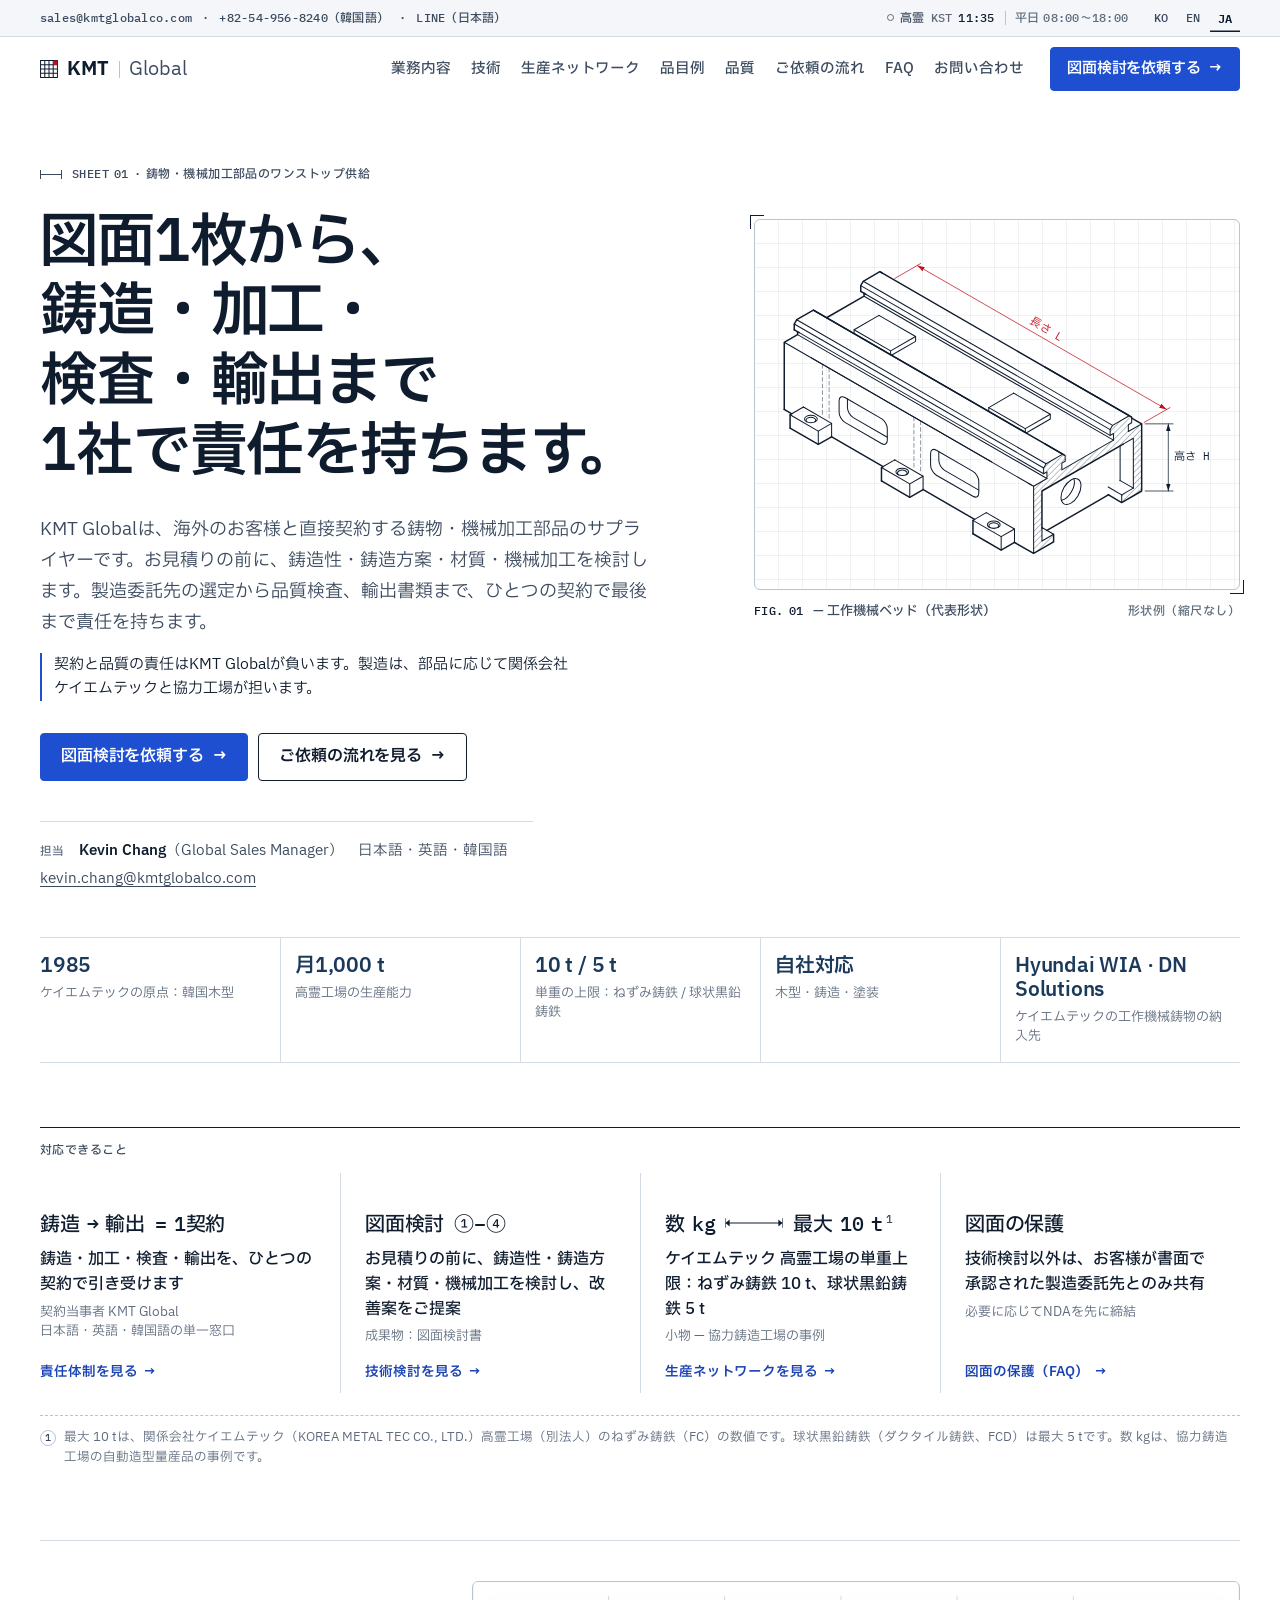
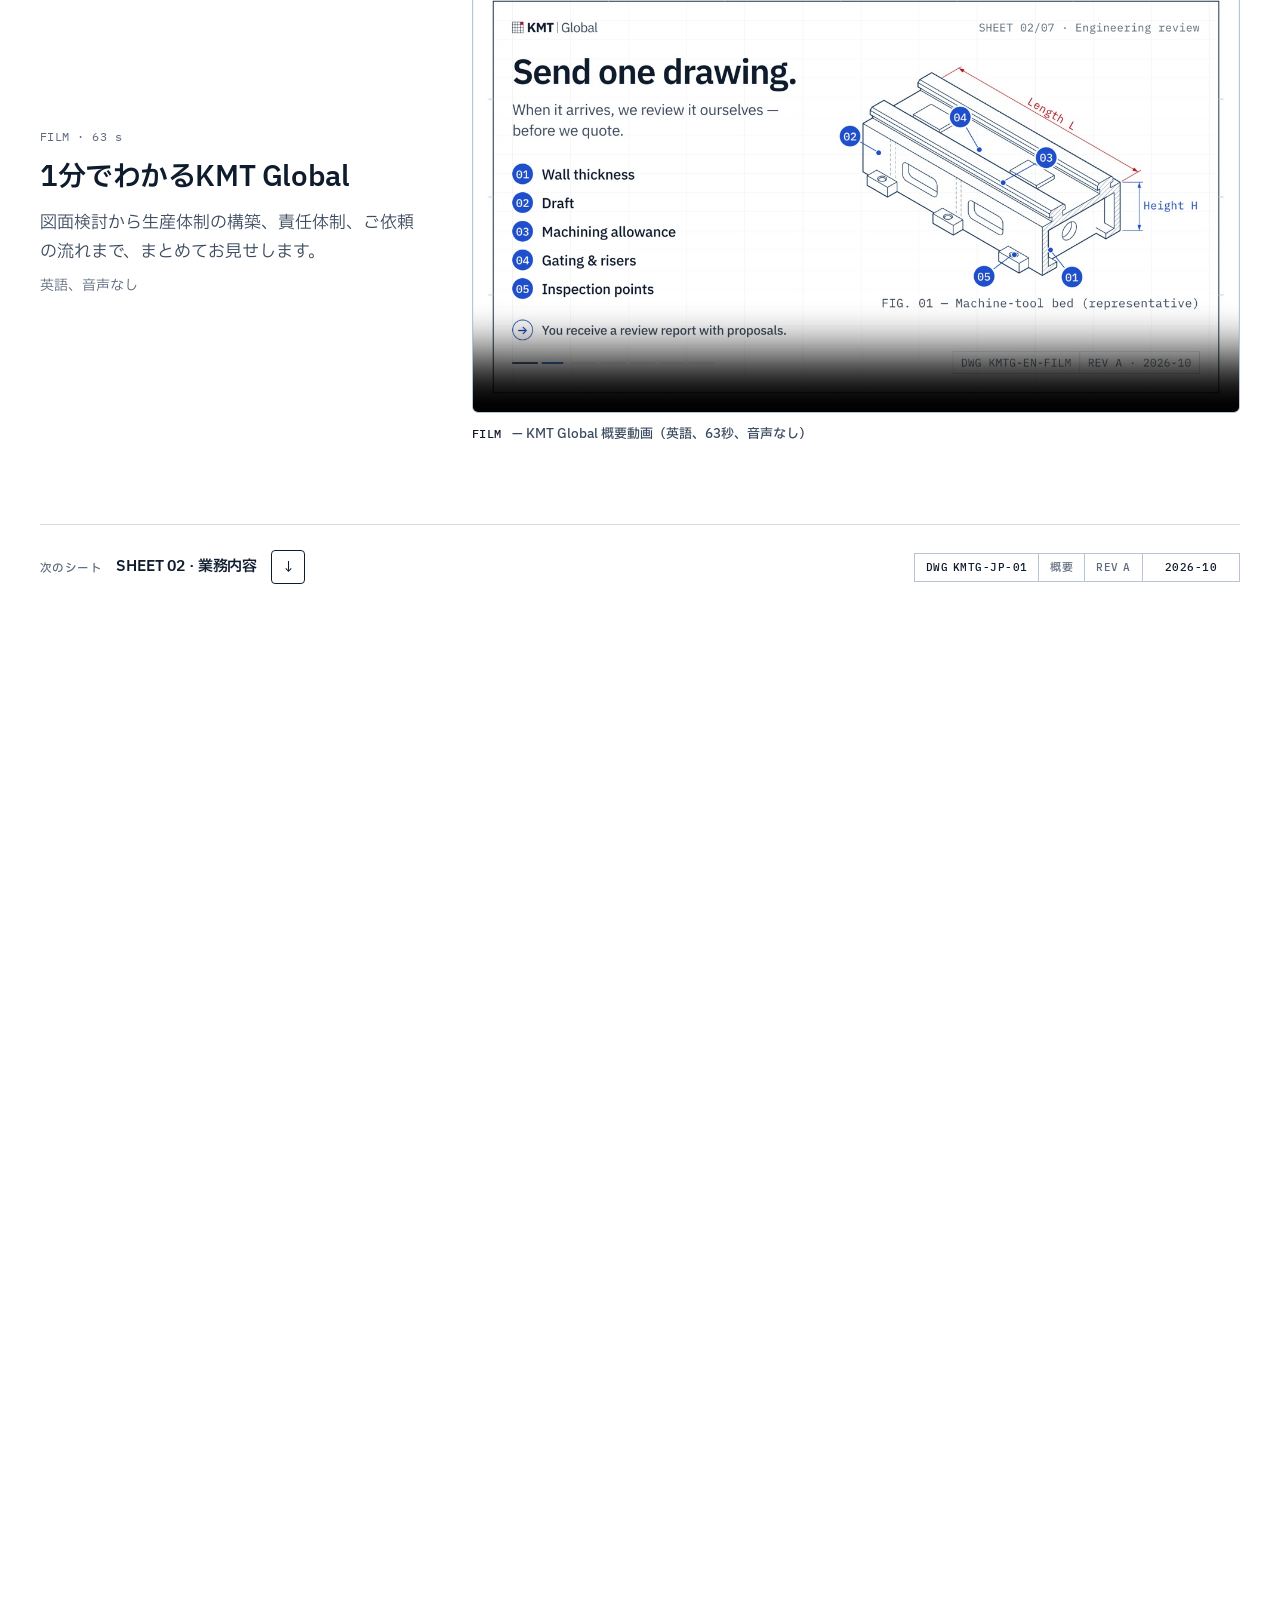
<file: index-jp.html>
<!doctype html>
<html lang="ja" class="no-js">
<head>
<meta charset="utf-8">
<meta name="viewport" content="width=device-width, initial-scale=1">
<script>(function(){try{document.addEventListener("click",function(e){var a=e.target&&e.target.closest&&e.target.closest("[data-l]");if(a){try{localStorage.setItem("kmtg-lang",a.getAttribute("data-l"))}catch(_){}}},true)}catch(_){}})();</script>
<script>(function(h){h.className=h.className.replace(/\bno-js\b/,'js');addEventListener('load',function(){if(!(window.KMTG&&KMTG.ready))h.className=h.className.replace(/\bjs\b/,'no-js')})})(document.documentElement);</script>

<title>KMT Global｜韓国の鋳物・機械加工部品をワンストップ供給 — 技術検討から輸出まで</title>
<meta name="description" content="KMT Globalは海外のお客様と直接契約する鋳物・機械加工部品サプライヤーです。図面検討から生産体制の構築、品質検査、輸出書類まで、ひとつの契約で責任を持ちます。工作機械ベッドなどの大型ねずみ鋳鉄鋳物から球状黒鉛鋳鉄（ダクタイル鋳鉄）の小物量産品まで。">
<meta name="theme-color" content="#FFFFFF">
<meta name="color-scheme" content="light">
<link rel="canonical" href="https://kmtglobalco.com/index-jp.html">
<link rel="alternate" hreflang="ko" href="https://kmtglobalco.com/">
<link rel="alternate" hreflang="en" href="https://kmtglobalco.com/index-en.html">
<link rel="alternate" hreflang="ja" href="https://kmtglobalco.com/index-jp.html">
<link rel="alternate" hreflang="x-default" href="https://kmtglobalco.com/index-en.html">
<meta property="og:type" content="website">
<meta property="og:url" content="https://kmtglobalco.com/index-jp.html">
<meta property="og:site_name" content="KMT Global">
<meta property="og:locale" content="ja_JP">
<meta property="og:title" content="KMT Global — 図面1枚で、鋳造から輸出まで、ひとつの契約で">
<meta property="og:description" content="KMT Global — 技術検討、生産体制の構築、品質検査、輸出まで、契約当事者として最後まで責任を持つ韓国の鋳物・機械加工部品サプライヤーです。">
<meta property="og:image" content="https://kmtglobalco.com/assets/brand/og.png">
<meta property="og:image:type" content="image/png">
<meta property="og:image:width" content="1200">
<meta property="og:image:height" content="630">
<meta property="og:image:alt" content="KMT Global — 工作機械ベッドの等角投影図と「図面1枚で、鋳造から輸出まで」の文言">
<meta name="twitter:card" content="summary_large_image">
<meta name="twitter:title" content="KMT Global — 図面1枚で、鋳造から輸出まで、ひとつの契約で">
<meta name="twitter:description" content="KMT Global — 技術検討、生産体制の構築、品質検査、輸出まで、契約当事者として最後まで責任を持つ韓国の鋳物・機械加工部品サプライヤーです。">
<meta name="twitter:image" content="https://kmtglobalco.com/assets/brand/og.png">
<meta name="twitter:image:alt" content="KMT Global — 工作機械ベッドの等角投影図と「図面1枚で、鋳造から輸出まで」の文言">
<link rel="icon" href="favicon.ico" sizes="48x48">
<link rel="icon" href="assets/brand/favicon.svg" type="image/svg+xml">
<link rel="icon" href="assets/brand/favicon-32.png" type="image/png" sizes="32x32">
<link rel="apple-touch-icon" href="assets/brand/apple-touch-icon.png">
<link rel="preconnect" href="https://fonts.googleapis.com">
<link rel="preconnect" href="https://fonts.gstatic.com" crossorigin>
<link rel="stylesheet" href="https://fonts.googleapis.com/css2?family=IBM+Plex+Mono:wght@400;500&family=IBM+Plex+Sans+JP:wght@400;500;600;700&family=IBM+Plex+Sans+KR:wght@400;500;600;700&display=swap">
<link rel="stylesheet" href="css/site.css">
<script type="application/ld+json">
{
  "@context": "https://schema.org",
  "@graph": [
    {
      "@type": "Organization",
      "@id": "https://kmtglobalco.com/#org",
      "url": "https://kmtglobalco.com/",
      "logo": "https://kmtglobalco.com/assets/brand/icon-512.png",
      "image": "https://kmtglobalco.com/assets/brand/og.png",
      "name": "KMT Global",
      "legalName": "케이엠텍글로벌 주식회사",
      "description": "KMT Globalは、ケイエムテック（KOREA METAL TEC CO., LTD.）の関係会社として、海外のお客様の契約当事者となり、ねずみ鋳鉄・球状黒鉛鋳鉄の鋳物と機械加工部品の技術検討、生産体制の構築、品質管理、輸出を担います。各製造委託先は別法人です。",
      "address": {
        "@type": "PostalAddress",
        "streetAddress": "21-26, Dasansandan 3-gil, Dasan-myeon",
        "addressLocality": "Goryeong-gun",
        "addressRegion": "Gyeongsangbuk-do",
        "postalCode": "40113",
        "addressCountry": "KR"
      },
      "contactPoint": {
        "@type": "ContactPoint",
        "contactType": "sales",
        "name": "Kevin Chang",
        "email": "sales@kmtglobalco.com",
        "telephone": "+82-54-956-8240",
        "availableLanguage": ["ko", "en", "ja"],
        "hoursAvailable": {
          "@type": "OpeningHoursSpecification",
          "dayOfWeek": ["Monday", "Tuesday", "Wednesday", "Thursday", "Friday"],
          "opens": "08:00",
          "closes": "18:00"
        }
      },
      "knowsAbout": ["ねずみ鋳鉄鋳物", "球状黒鉛鋳鉄鋳物", "フラン自硬性鋳造", "自動造型鋳造", "工作機械ベッド鋳物", "ポンプケーシング鋳物", "鋳物の機械加工", "図面・鋳造性検討（DFM）", "鋳造方案の設計・検討", "輸出梱包・物流"],
      "areaServed": [
        {"@type": "Country", "name": "US"},
        {"@type": "Country", "name": "JP"},
        {"@type": "Place", "name": "EU"}
      ]
    },
    {"@type": "Service", "name": "鋳物・機械加工部品の契約供給", "provider": {"@id": "https://kmtglobalco.com/#org"}, "serviceType": "鋳物・機械加工部品の供給", "areaServed": ["US", "JP", "EU"]},
    {"@type": "Service", "name": "図面・鋳造性検討", "provider": {"@id": "https://kmtglobalco.com/#org"}, "serviceType": "図面・鋳造性検討（DFM）"},
    {"@type": "Service", "name": "品質管理・検査の調整", "provider": {"@id": "https://kmtglobalco.com/#org"}, "serviceType": "品質管理"},
    {"@type": "Service", "name": "輸出梱包・物流・書類", "provider": {"@id": "https://kmtglobalco.com/#org"}, "serviceType": "輸出物流"},
    {"@type": "WebSite", "@id": "https://kmtglobalco.com/#website", "url": "https://kmtglobalco.com/", "name": "KMT Global", "inLanguage": ["ko", "en", "ja"], "publisher": {"@id": "https://kmtglobalco.com/#org"}},
    {"@type": "VideoObject", "name": "KMT Global — One accountable supplier for Korean castings & machined parts", "description": "KMT Global 概要動画（英語、63秒）：図面検討、生産体制の構築、責任体制、ご依頼の流れ。", "thumbnailUrl": "https://kmtglobalco.com/assets/video/kmt-global-intro-poster.jpg", "uploadDate": "2026-10-28", "duration": "PT1M3S", "contentUrl": "https://kmtglobalco.com/assets/video/kmt-global-intro-en.mp4", "inLanguage": "en", "publisher": {"@id": "https://kmtglobalco.com/#org"}},
    {
      "@type": "FAQPage",
      "mainEntity": [
        {"@type": "Question", "name": "KMT Globalはどのような会社ですか？", "acceptedAnswer": {"@type": "Answer", "text": "KMT Globalは、ケイエムテック（KOREA METAL TEC CO., LTD.）の海外営業と契約を担う関係会社です。契約・技術検討・品質・輸出はKMT Globalが責任を負います。ケイエムテックは木型、鋳造、仕上げ（バリ取り・ショットブラスト）、塗装までを自社で対応します。機械加工はケイエムテックに登録された機械加工協力会社が、ケイエムテックの範囲を超える鋳造は協力鋳造工場が担います。各製造委託先は別法人です。KMT Globalが保有する認証はまだなく、認証は各製造委託先の名義です。"}},
        {"@type": "Question", "name": "契約当事者はどの会社ですか？", "acceptedAnswer": {"@type": "Answer", "text": "KMT Globalです。お見積り、契約、ご請求、品質・納期の責任は、すべてKMT Global 1社に一本化されます。製造委託先が複数あっても、お客様の契約相手は1社です。"}},
        {"@type": "Question", "name": "実際の製造委託先を教えてもらえますか？", "acceptedAnswer": {"@type": "Answer", "text": "関係会社ケイエムテック 高霊工場の案件は、最初から製造委託先をお伝えします。協力鋳造工場・機械加工協力会社の案件は、NDAを締結したうえで、該当案件の製造委託先（社名・所在地）をお知らせします。開示の範囲は、製造委託先と事前に取り決めます。各製造委託先は別法人であり、お客様との契約と品質・納期の責任はKMT Globalが負います。製造委託先を変更する必要がある場合は、事前にお客様と協議します。お客様の図面は、お客様が書面で承認された製造委託先とのみ共有します。"}},
        {"@type": "Question", "name": "IATF 16949認証はどこが保有していますか？", "acceptedAnswer": {"@type": "Answer", "text": "協力鋳造工場のうち、IATF 16949認証を取得した工場（当該法人）が保有しています。IATF 16949は自動車部品を直接製造するサイトに付与される認証のため、製造を行わないKMT Globalは認証の対象ではありません。IATF 16949が必要な品目は認証工場のルートで検討します。該当案件の製造委託先はNDA締結後にお知らせし、認証の確認方法もその際にご案内します。"}},
        {"@type": "Question", "name": "図面はどのように保護されますか？", "acceptedAnswer": {"@type": "Answer", "text": "必要に応じて、図面を受け取る前にNDAを締結します。お受けした図面は、KMT Globalの業務を兼務する関係会社ケイエムテックの技術者が技術検討に使用し、それ以外では、お客様が書面で承認された製造委託先とのみ共有します。協力鋳造工場・機械加工協力会社の社名・所在地は、NDA締結後にお知らせします。該当案件以外には使用しません。"}},
        {"@type": "Question", "name": "木型・金型の所有者と保管場所は？", "acceptedAnswer": {"@type": "Answer", "text": "所有権と保管場所・条件は、見積・契約の段階で文書により定めます。保管場所が協力鋳造工場の場合、その社名・所在地はNDA締結後にお知らせします。お客様支給の木型も、協議のうえでお受けします。"}},
        {"@type": "Question", "name": "最小発注数量はありますか？", "acceptedAnswer": {"@type": "Answer", "text": "品目、生産ルート、木型の条件によって異なります。フラン鋳造ルート（関係会社ケイエムテック 高霊工場）では、単品・少量も検討します。自動造型量産ルートは、繰り返し発注される数量がある品目に適しています。年間数量と1回の発注数量をお知らせいただければ、適したルートとあわせてご案内します。"}},
        {"@type": "Question", "name": "支払条件と引渡条件（インコタームズ）は？", "acceptedAnswer": {"@type": "Answer", "text": "案件ごとに協議します。引渡条件は、Incoterms® 2020（FCA・FOB・CIF・DAPなど）に基づいて決めます。"}},
        {"@type": "Question", "name": "FTAの原産地証明に対応できますか？", "acceptedAnswer": {"@type": "Answer", "text": "原産地の判定は品目のHS分類と原産地規則によって異なるため、案件ごとに検討してご案内します。関税率と関税分類は、輸入国の税関が判断する事項です。"}},
        {"@type": "Question", "name": "お見積りにはどのような資料が必要ですか？", "acceptedAnswer": {"@type": "Answer", "text": "図面（2D PDF、可能であれば3D STEP）、材質規格と版、単重またはおおよその寸法、年間数量とロット、加工範囲と公差、検査・文書の要求、梱包・引渡条件、希望日程です。図面送付の前にNDAが必要な場合は、お知らせください。"}},
        {"@type": "Question", "name": "工場訪問や監査は可能ですか？", "acceptedAnswer": {"@type": "Answer", "text": "関係会社ケイエムテック 高霊工場への訪問・監査は、日程を協議のうえご案内します。協力鋳造工場については、NDA締結後、当該工場の同意を得たうえで、お客様による現地監査が可能です。KMT Globalが製造委託先を点検した記録は、ご要望に応じてお渡しします。"}}, {"@type": "Question", "name": "機械加工は可能ですか？インサート鋳造（鋳込み）は可能ですか？", "acceptedAnswer": {"@type": "Answer", "text": "機械加工まで対応します。ケイエムテックに登録された昌原・大邱・釜山地域の機械加工協力会社が図面どおりに加工し、KMT Globalが工程計画と測定結果を検討します。鋳造と機械加工を一つの契約でご依頼いただけます。インサート鋳造（鋳込み）は生産実績がなく、現在は対応が難しい状況です。吊りボルト穴などのねじ部は、多くの場合、鋳物に直接加工する方法で代替できます。ねずみ鋳鉄はFC150以上に対応しており、FC100には対応しておりません。"}}
      ]
    }
  ]
}
</script>

<!-- Google Analytics 4 (G-6VCP7TGR5Z) -->
<script async src="https://www.googletagmanager.com/gtag/js?id=G-6VCP7TGR5Z"></script>
<script>
  window.dataLayer = window.dataLayer || [];
  function gtag(){dataLayer.push(arguments);}
  /* consent: EEA/UK/CH default denied until the visitor accepts */
  gtag('consent', 'default', { ad_storage: 'denied', ad_user_data: 'denied', ad_personalization: 'denied', analytics_storage: 'denied', region: ['AT','BE','BG','HR','CY','CZ','DK','EE','FI','FR','DE','GR','HU','IS','IE','IT','LV','LI','LT','LU','MT','NL','NO','PL','PT','RO','SK','SI','ES','SE','GB','CH'] });
  try { if (localStorage.getItem('kmtg_consent') === 'granted') gtag('consent', 'update', { analytics_storage: 'granted' }); } catch (e) {}
  gtag('js', new Date());
  gtag('config', 'G-6VCP7TGR5Z');
  /* contact clicks: email · LINE · phone */
  document.addEventListener('click', function (e) {
    var a = e.target.closest && e.target.closest('a[href]'); if (!a) return;
    var h = a.getAttribute('href') || '', t = null;
    if (/^mailto:/i.test(h) || /mail\.google\.com\/mail|outlook\.office\.com\/mail/i.test(h)) t = 'contact_email';
    else if (/line\.me\//i.test(h)) t = 'contact_line';
    else if (/^tel:/i.test(h)) t = 'contact_phone';
    if (t) gtag('event', t, { link_url: h.split('?')[0], page_location: location.href });
  }, true);
  /* inquiry form submit */
  document.addEventListener('submit', function (e) { if (e.target && e.target.id === 'cf') gtag('event', 'contact_form'); }, true);
</script>
<script>
/* cookie notice for visitors in Europe (time zone Europe/*) */
(function () {
  var tz = ''; try { tz = Intl.DateTimeFormat().resolvedOptions().timeZone || ''; } catch (e) {}
  var saved = null; try { saved = localStorage.getItem('kmtg_consent'); } catch (e) {}
  if (!/^(Europe|Atlantic\/(Reykjavik|Canary|Madeira|Faroe))/.test(tz) || saved) return;
  var lang = (document.documentElement.lang || 'en').slice(0, 2);
  var T = { ko: ['방문 통계를 위해 Google Analytics 쿠키를 사용합니다. 동의하시겠습니까?', '동의', '거부'],
            ja: ['アクセス解析のため Google Analytics の Cookie を使用します。同意しますか。', '同意する', '拒否する'],
            en: ['We use Google Analytics cookies to count visits. Do you accept?', 'Accept', 'Decline'] }[lang] || null;
  T = T || ['We use Google Analytics cookies to count visits. Do you accept?', 'Accept', 'Decline'];
  var b = document.createElement('div');
  b.setAttribute('role', 'region'); b.setAttribute('aria-label', 'Cookie notice');
  b.style.cssText = 'position:fixed;left:16px;right:16px;bottom:16px;z-index:9999;max-width:560px;margin:0 auto;padding:14px 16px;background:#fff;color:#0F1C2E;border:1px solid #c9cdd3;border-radius:8px;box-shadow:0 6px 24px rgba(0,0,0,.15);font:14px/1.5 system-ui,sans-serif;display:flex;flex-wrap:wrap;gap:10px;align-items:center';
  var p = document.createElement('p'); p.style.cssText = 'margin:0;flex:1 1 260px'; p.textContent = T[0];
  function btn(label, primary, v) {
    var x = document.createElement('button'); x.type = 'button'; x.textContent = label;
    x.style.cssText = 'cursor:pointer;padding:8px 14px;border-radius:6px;font:600 14px system-ui,sans-serif;border:1px solid #1F4FD1;' + (primary ? 'background:#1F4FD1;color:#fff' : 'background:#fff;color:#1F4FD1');
    x.onclick = function () { try { localStorage.setItem('kmtg_consent', v); } catch (e) {} if (v === 'granted') { if (window.gtag) gtag('consent', 'update', { analytics_storage: 'granted' }); if (window.__kmtgLoadClarity) window.__kmtgLoadClarity(); } b.remove(); };
    return x;
  }
  b.appendChild(p); b.appendChild(btn(T[1], true, 'granted')); b.appendChild(btn(T[2], false, 'denied'));
  (document.body ? Promise.resolve() : new Promise(function (r) { document.addEventListener('DOMContentLoaded', r); })).then(function () { document.body.appendChild(b); });
})();
</script>
<script>
/* Microsoft Clarity (zjrx6nyyov) — in Europe time zones only after cookie consent */
window.__kmtgLoadClarity = function () {
  if (window.__kmtgClarity) return; window.__kmtgClarity = 1;
  (function(c,l,a,r,i,t,y){c[a]=c[a]||function(){(c[a].q=c[a].q||[]).push(arguments)};
  t=l.createElement(r);t.async=1;t.src="https://www.clarity.ms/tag/"+i;
  y=l.getElementsByTagName(r)[0];y.parentNode.insertBefore(t,y);})(window,document,"clarity","script","zjrx6nyyov");
};
(function () {
  var tz = ''; try { tz = Intl.DateTimeFormat().resolvedOptions().timeZone || ''; } catch (e) {}
  var saved = null; try { saved = localStorage.getItem('kmtg_consent'); } catch (e) {}
  var eu = /^(Europe|Atlantic\/(Reykjavik|Canary|Madeira|Faroe))/.test(tz);
  if (!eu || saved === 'granted') window.__kmtgLoadClarity();
})();
</script>
</head>
<body id="top">
<a class="skip" href="#main">本文へスキップ</a>

<div class="util" role="region" aria-label="連絡先と言語">
  <div class="wrap util__in">
    <p class="util__contact"><a href="mailto:sales@kmtglobalco.com">sales@kmtglobalco.com</a><span aria-hidden="true">·</span><a href="tel:+82549568240">+<span class="nb">82-54-956-8240</span>（韓国語）</a><span aria-hidden="true">·</span><a href="https://line.me/ti/p/~jjy70805" target="_blank" rel="noopener">LINE（日本語）</a></p>
    <div class="util__right">
      <p class="clock" data-clock><span class="sr" data-clock-sr>高霊の現地時刻は韓国標準時（UTC+9、日本時間と同じ）です。営業時間は平日08:00〜18:00です</span><span class="clock__dot" aria-hidden="true"></span><span aria-hidden="true">高霊</span> <span class="clock__tz" aria-hidden="true">KST</span> <span class="clock__time" data-clock-time aria-hidden="true">UTC+9</span><span class="clock__st" aria-hidden="true">平日 08:00〜18:00</span></p>
      <ul class="lang" aria-label="言語">
        <li><a class="lang__link" href="./" lang="ko" hreflang="ko" data-l="ko"><span aria-hidden="true">KO</span><span class="sr">한국어</span></a></li>
        <li><a class="lang__link" href="index-en.html" lang="en" hreflang="en" data-l="en"><span aria-hidden="true">EN</span><span class="sr">English</span></a></li>
        <li><a class="lang__on" href="index-jp.html" lang="ja" aria-current="page" data-l="jp">JA</a></li>
      </ul>
    </div>
  </div>
</div>

<header class="hdr" id="header">
  <div class="wrap hdr__in">
    <div class="brand">
      <!-- 暫定ワードマーク（正式ロゴ確定前）。ケイエムテックのCIを改変したものではありません -->
      <a class="brand__link" href="#top" aria-label="KMT Global — ページの先頭へ">
        <svg class="brand__mark" viewBox="0 0 16 16" aria-hidden="true" focusable="false"><path class="brand__grid" d="M.5.5h15v15H.5zM4.25.5v15M8 .5v15M11.75.5v15M.5 4.25h15M.5 8h15M.5 11.75h15"/><rect class="brand__rev" x="11.75" y=".5" width="3.75" height="3.75"/></svg>
        <span class="brand__kmt">KMT</span><span class="brand__rule" aria-hidden="true"></span><span class="brand__global">Global</span>
      </a>
    </div>
    <nav class="nav" aria-label="メインメニュー">
      <ul>
        <li><a href="#services" data-nav="services">業務内容</a></li>
        <li><a href="#engineering" data-nav="engineering">技術</a></li>
        <li><a href="#network" data-nav="network">生産ネットワーク</a></li>
        <li><a href="#parts" data-nav="parts">品目例</a></li>
        <li><a href="#quality" data-nav="quality">品質</a></li>
        <li><a href="#process" data-nav="process">ご依頼の流れ</a></li>
        <li><a href="#faq" data-nav="faq">FAQ</a></li>
        <li><a href="#contact" data-nav="contact">お問い合わせ</a></li>
      </ul>
    </nav>
    <a class="btn btn--primary btn--sm hdr__cta" href="#contact">図面検討を依頼する <span class="arw" aria-hidden="true">→</span></a>
    <button class="hdr__menu" type="button" aria-expanded="false" aria-controls="mnav" data-menu-btn>
      <span class="hdr__burger" aria-hidden="true"><i></i><i></i><i></i></span>
      <span class="sr" data-menu-label>メニューを開く</span>
    </button>
  </div>
  <div class="hdr__progress" aria-hidden="true"><i data-progress></i></div>
</header>
  <div class="mnav" id="mnav" data-mnav>
  <nav aria-label="モバイルメニュー">
    <ul class="mnav__list">
      <li><a href="#services">業務内容</a></li>
      <li><a href="#engineering">技術</a></li>
      <li><a href="#network">生産ネットワーク</a></li>
      <li><a href="#parts">品目例</a></li>
      <li><a href="#quality">品質</a></li>
      <li><a href="#process">ご依頼の流れ</a></li>
      <li><a href="#faq">FAQ</a></li>
      <li><a href="#contact">お問い合わせ</a></li>
    </ul>
  </nav>
  <a class="btn btn--primary mnav__cta" href="#contact">図面検討を依頼する <span class="arw" aria-hidden="true">→</span></a>
  <ul class="mnav__lang" aria-label="言語"><li><a href="./" lang="ko" hreflang="ko" data-l="ko">KO</a></li><li><a href="index-en.html" lang="en" hreflang="en" data-l="en">EN</a></li><li><a href="index-jp.html" lang="ja" aria-current="page" data-l="jp">JA</a></li></ul>
  <p class="mnav__contact"><a href="mailto:sales@kmtglobalco.com">sales@kmtglobalco.com</a><br><a href="tel:+82549568240">+<span class="nb">82-54-956-8240</span>（韓国語）</a></p>
</div>

<main id="main">

<section id="hero" class="sheet hero" aria-labelledby="hero-title" data-sheet="01" data-sheet-name="概要">
  <div class="wrap">
    <div class="hero__grid">
      <p class="label hero__label"><span class="label__tick" aria-hidden="true"></span><span>SHEET 01 · 鋳物・機械加工部品の<span class="nb">ワンストップ供給</span></span></p>
      <h1 id="hero-title" class="hero__h1"><span class="sr">KMT&nbsp;Global — 韓国の鋳物・機械加工部品のワンストップサプライヤー。</span>図面1枚から、<br>鋳造・加工・<span class="nb">検査・輸出まで</span><br>1社で責任を<span class="nb">持ちます。</span></h1>
      <div class="hero__copy">
        <p class="hero__lead">KMT&nbsp;Globalは、海外のお客様と直接契約する鋳物・機械加工部品のサプライヤーです。お見積りの前に、鋳造性・鋳造方案・材質・機械加工を検討します。製造委託先の選定から品質検査、輸出書類まで、ひとつの契約で最後まで責任を持ちます。</p>
        <p class="hero__role">契約と品質の責任はKMT&nbsp;Globalが負います。製造は、部品に応じて関係会社ケイエムテックと協力工場が担います。</p>
        <p class="hero__cta">
          <a class="btn btn--primary" href="#contact">図面検討を依頼する <span class="arw" aria-hidden="true">→</span></a>
          <a class="btn btn--ghost" href="#cf-nda-l">ご依頼の流れを見る <span class="arw" aria-hidden="true">→</span></a>
        </p>
        <p class="hero__who"><span class="hero__who-k">担当</span><span><b>Kevin Chang</b>（Global Sales Manager）</span><span>日本語・英語・韓国語</span><a href="mailto:kevin.chang@kmtglobalco.com">kevin.chang@kmtglobalco.com</a></p>
      </div>
      <figure class="hero__fig drawing">
        <div class="drawing__paper">
          <span class="drawing__corner drawing__corner--tl" aria-hidden="true"></span>
          <span class="drawing__corner drawing__corner--br" aria-hidden="true"></span>
          <svg xmlns="http://www.w3.org/2000/svg" viewBox="0 0 480 360" class="fig" focusable="false" data-fig="01" role="img" aria-labelledby="h01-t h01-d" fill="none" stroke="currentColor" stroke-linecap="round" stroke-linejoin="round"><title id="h01-t">FIG. 01 — 工作機械ベッドの代表形状（等角投影図）</title><desc id="h01-d">工作機械ベッドの代表形状（等角投影図）。リブ構造と摺動面（ガイド面）、長さと高さの寸法線</desc><defs><pattern id="h01-h" width="4.5" height="4.5" patternUnits="userSpaceOnUse" patternTransform="rotate(45)"><path d="M0 0V4.5" stroke="currentColor" stroke-width=".6"/></pattern><marker id="h01-a" viewBox="0 0 8 5" refX="8" refY="2.5" markerWidth="8" markerHeight="5" markerUnits="userSpaceOnUse" orient="auto-start-reverse"><path class="dim-a" d="M0 0L8 2.5L0 5Z" fill="currentColor" stroke="none"/></marker><marker id="h01-r" class="accent" viewBox="0 0 8 5" refX="8" refY="2.5" markerWidth="8" markerHeight="5" markerUnits="userSpaceOnUse" orient="auto-start-reverse"><path class="dim-a" d="M0 0L8 2.5L0 5Z" fill="currentColor" stroke="none"/></marker></defs><g class="hatch" fill="url(#h01-h)" stroke="none"><path pathLength="1" d="M396.4 269.2L374.8 281.7L374.8 273.4L387.4 266.1L387.4 212.2L288.6 269.2L288.6 323.2L301.2 315.9L301.2 324.2L279.6 336.7L279.6 264.1L294 255.7L294 248.5L290.4 250.6L290.4 244.3L293.1 239.7L311 229.3L313.7 230.8L313.7 237.1L310.1 239.1L310.1 246.4L365.9 214.2L365.9 207L362.3 209.1L362.3 202.8L365 198.2L382.9 187.8L385.6 189.3L385.6 195.6L382 197.6L382 204.9L396.4 196.6Z"/></g><g class="ln-hid" stroke-width=".9" opacity=".55"><path pathLength="1" stroke-dasharray=".0755 .0566" d="M51.3 186.2V132.3"/><path pathLength="1" stroke-dasharray=".0755 .0566" d="M58.5 190.4V136.4"/><path pathLength="1" stroke-dasharray=".0755 .0566" d="M150.2 243.3V189.3"/><path pathLength="1" stroke-dasharray=".0755 .0566" d="M157.4 247.4V193.5"/></g><g class="ln-in" stroke-width="1.1"><path pathLength="1" d="M374.8 281.7V273.4L387.4 266.1V212.2L376.4 218.5"/><path pathLength="1" d="M288.6 309.7V323.2L301.2 315.9L288.6 308.7"/><path pathLength="1" d="M279.6 336.7V264.1L294 255.7V248.5L290.4 250.6V244.3L293.1 239.7L311 229.3L313.7 230.8V237.1L310.1 239.1V246.4L365.9 214.2V207L362.3 209.1V202.8L365 198.2L382.9 187.8L385.6 189.3V195.6L382 197.6V204.9L396.4 196.6"/><path pathLength="1" d="M360.2 264.9L374.8 273.4"/><path pathLength="1" d="M372.8 257.7L387.4 266.1"/><path pathLength="1" d="M39.4 125.3L234.4 237.9"/><path pathLength="1" d="M274.2 260.9L277.3 262.8"/><path pathLength="1" d="M10 108.4L279.6 264.1"/><path pathLength="1" d="M24.4 100.1L294 255.7"/><path pathLength="1" d="M26.2 98L290.4 250.6"/><path pathLength="1" d="M20.8 88.7L290.4 244.3"/><path pathLength="1" d="M23.5 84L293.1 239.7"/><path pathLength="1" d="M96.3 58.6L365.9 214.2"/><path pathLength="1" d="M98.1 56.5L362.3 209.1"/><path pathLength="1" d="M92.7 47.2L362.3 202.8"/><path pathLength="1" d="M95.4 42.5L365 198.2"/><path pathLength="1" d="M373.1 220.5V258.2"/><path pathLength="1" d="M46.8 204.4L16.3 186.7L30.7 178.4V178.8"/><path pathLength="1" d="M46.8 218.9V204.4L61.2 196.1V210.6"/><path pathLength="1" d="M30.7 178.4L61.2 196.1"/><path pathLength="1" d="M145.7 261.5L115.1 243.8L129.5 235.5V235.9"/><path pathLength="1" d="M145.7 276V261.5L160.1 253.2V267.7"/><path pathLength="1" d="M129.5 235.5L160.1 253.2"/><path pathLength="1" d="M244.5 318.5L214 300.9L228.4 292.6V292.9"/><path pathLength="1" d="M244.5 333.1V318.5L258.9 310.2V324.8"/><path pathLength="1" d="M228.4 292.6L258.9 310.2"/><path pathLength="1" d="M85.5 99.1V94.9L112.4 79.3V79.7"/><path pathLength="1" d="M125 121.9V117.7L152 102.2V107.4L125.9 122.4"/><path pathLength="1" d="M85.5 94.9L125 117.7"/><path pathLength="1" d="M112.4 79.3L152 102.2"/><path pathLength="1" d="M231.1 183.1V179L258 163.4V163.7"/><path pathLength="1" d="M270.6 205.9V201.8L297.6 186.2V191.4L271.5 206.5"/><path pathLength="1" d="M231.1 179L270.6 201.8"/><path pathLength="1" d="M258 163.4L297.6 186.2"/><path pathLength="1" d="M323.2 256A15.3 8.8-60 0 1 320.5 270A15.3 8.8-60 0 1 309.7 279.3"/><path pathLength="1" d="M34.5 194.5A5.3 3.1 0 0 1 35.2 190.4A5.3 3.1 0 0 1 42.4 190.4A5.3 3.1 0 0 1 43 194.5"/><path pathLength="1" d="M133.4 251.6A5.3 3.1 0 0 1 134 247.5A5.3 3.1 0 0 1 141.2 247.5A5.3 3.1 0 0 1 141.9 251.6"/><path pathLength="1" d="M232.2 308.7A5.3 3.1 0 0 1 232.9 304.5A5.3 3.1 0 0 1 240.1 304.5A5.3 3.1 0 0 1 240.7 308.7"/><path pathLength="1" d="M115.1 190.9A8.9 5.1 60 0 1 121.4 201.8V214.2A8.9 5.1 60 0 1 115.1 217.9L75.6 195A8.9 5.1 60 0 1 69.3 184.2V171.7A8.9 5.1 60 0 1 75.6 168.1Z"/><path pathLength="1" d="M121.4 211.1L84.6 189.9A8.9 5.1 60 0 1 78.3 179V169.6"/><path pathLength="1" d="M214 248A8.9 5.1 60 0 1 220.3 258.9V271.3A8.9 5.1 60 0 1 214 274.9L174.5 252.1A8.9 5.1 60 0 1 168.2 241.2V228.8A8.9 5.1 60 0 1 174.5 225.1Z"/><path pathLength="1" d="M220.3 268.2L183.4 246.9A8.9 5.1 60 0 1 177.1 236V226.7"/><ellipse pathLength="1" cx="320" cy="269.8" rx="15.3" ry="8.8" transform="rotate(-60 320 269.8)"/><ellipse pathLength="1" cx="38.8" cy="191.4" rx="6.9" ry="4"/><ellipse pathLength="1" cx="137.6" cy="248.5" rx="6.9" ry="4"/><ellipse pathLength="1" cx="236.5" cy="305.6" rx="6.9" ry="4"/></g><g class="ln-out" stroke-width="1.6"><path pathLength="1" d="M10.3 180.9L10 181V108.4L24.4 100.1V97"/><path pathLength="1" d="M21.1 94.7L20.8 94.9V88.7L23.5 84L41.5 73.6L270.6 205.9"/><path pathLength="1" d="M55.8 81.9L96.3 58.6V55.5"/><path pathLength="1" d="M93 53.2L92.7 53.4V47.2L95.4 42.5L113.3 32.1L116 33.7"/><path pathLength="1" d="M385.6 190.4L396.4 196.6V269.2L374.8 281.7L360.2 273.2"/><path pathLength="1" d="M376.4 218.5L288.6 269.2V309.7"/><path pathLength="1" d="M301.2 315.9V324.2L279.6 336.7L258.6 324.6"/><path pathLength="1" d="M10 181L18.1 185.7"/><path pathLength="1" d="M60.9 210.4L116.9 242.8"/><path pathLength="1" d="M159.8 267.5L215.8 299.9"/><path pathLength="1" d="M20.8 94.9L26.2 98"/><path pathLength="1" d="M41.5 73.6L311 229.3"/><path pathLength="1" d="M291.9 218.2L312.8 230.3"/><path pathLength="1" d="M92.7 53.4L98.1 56.5"/><path pathLength="1" d="M113.3 32.1L382.9 187.8"/><path pathLength="1" d="M291.9 135.2L385.6 189.3"/><path pathLength="1" d="M360.8 273.2L294 311.8"/><path pathLength="1" d="M16.6 201.1L16.3 201.3V186.7"/><path pathLength="1" d="M61.2 210.6L46.8 218.9L16.3 201.3"/><path pathLength="1" d="M115.4 258.2L115.1 258.3V243.8"/><path pathLength="1" d="M160.1 267.7L145.7 276L115.1 258.3"/><path pathLength="1" d="M214.3 315.2L214 315.4V300.9"/><path pathLength="1" d="M258.9 324.8L244.5 333.1L214 315.4"/></g><g class="dim" stroke-width=".8" font-family="IBM Plex Mono,IBM Plex Sans KR,ui-monospace,SFMono-Regular,Menlo,Consolas,monospace" font-size="12" dominant-baseline="middle"><path pathLength="1" d="M400.2 269.2L430.3 269.2"/><path pathLength="1" d="M400.2 196.6L430.3 196.6"/><path pathLength="1" marker-start="url(#h01-a)" marker-end="url(#h01-a)" d="M425.2 269.2L425.2 196.6"/><text class="dim-t" fill="currentColor" stroke="none" x="431.4" y="232.9">高さ H</text></g><g class="dim accent" stroke-width=".8" font-family="IBM Plex Mono,IBM Plex Sans KR,ui-monospace,SFMono-Regular,Menlo,Consolas,monospace" font-size="12" dominant-baseline="middle"><path pathLength="1" d="M129.5 39.4L157.4 23.3"/><path pathLength="1" d="M399.1 195L427 179"/><path pathLength="1" marker-start="url(#h01-r)" marker-end="url(#h01-r)" d="M153.8 25.4L423.4 181"/><text class="dim-t" fill="currentColor" stroke="none" x="293.2" y="95.1" text-anchor="middle" transform="rotate(30 293.2 95.1)">長さ L</text></g></svg>
        </div>
        <figcaption class="figcap"><span class="figcap__no">FIG. 01</span><span class="figcap__t">— 工作機械ベッド（代表形状）</span><span class="figcap__aux">形状例（縮尺なし）</span></figcaption>
      </figure>
    </div>

    <ul class="proof" aria-label="ケイエムテックの概要">
      <li><b>1985</b><span>ケイエムテックの原点：韓国木型</span></li>
      <li><b>月1,000 t</b><span>高霊工場の生産能力</span></li>
      <li><b>10 t / 5 t</b><span>単重の上限：ねずみ鋳鉄 / 球状黒鉛鋳鉄</span></li>
      <li><b>自社対応</b><span>木型・鋳造・塗装</span></li>
      <li><b>Hyundai WIA · DN Solutions</b><span>ケイエムテックの工作機械鋳物の納入先</span></li>
    </ul>

    <section class="caps" aria-labelledby="caps-title">
      <h2 id="caps-title" class="caps__title">対応できること</h2>
      <ul class="caps__list">
        <li class="cap">
          <p class="cap__val">鋳造 → 輸出 <span class="cap__eq">= 1契約</span></p>
          <p class="cap__desc">鋳造・加工・検査・輸出を、ひとつの契約で引き受けます</p>
          <p class="cap__note">契約当事者 KMT&nbsp;Global<br>日本語・英語・韓国語の単一窓口</p>
          <p class="cap__go"><a href="#structure">責任体制を見る <span aria-hidden="true">→</span></a></p>
        </li>
        <li class="cap">
          <p class="cap__val">図面検討 <span class="cap__eq">①–④</span></p>
          <p class="cap__desc">お見積りの前に、鋳造性・鋳造方案・材質・機械加工を検討し、改善案をご提案</p>
          <p class="cap__note">成果物：図面検討書</p>
          <p class="cap__go"><a href="#engineering">技術検討を見る <span aria-hidden="true">→</span></a></p>
        </li>
        <li class="cap">
          <p class="cap__val cap__val--dim"><span class="cap__end">数 kg</span><span class="cap__dim" aria-hidden="true"><svg viewBox="0 0 100 10" preserveAspectRatio="none" focusable="false"><path d="M1 5H99M1 1V9M99 1V9"/><path class="cap__ah" d="M1 5l7-3v6zM99 5l-7-3v6z"/></svg></span><span class="sr">から</span><span class="cap__end">最大 10 t<sup class="cap__fn-mark"><a href="#cap-fn" aria-label="注1">1</a></sup></span></p>
          <p class="cap__desc">ケイエムテック 高霊工場の単重上限：ねずみ鋳鉄 10 t、球状黒鉛鋳鉄 5 t</p>
          <p class="cap__note">小物 — 協力鋳造工場の事例</p>
          <p class="cap__go"><a href="#network">生産ネットワークを見る <span aria-hidden="true">→</span></a></p>
        </li>
        <li class="cap">
          <p class="cap__val">図面の保護</p>
          <p class="cap__desc">技術検討以外は、お客様が書面で承認された製造委託先とのみ共有</p>
          <p class="cap__note">必要に応じてNDAを先に締結</p>
          <p class="cap__go"><a href="#faq-5">図面の保護（FAQ） <span aria-hidden="true">→</span></a></p>
        </li>
      </ul>
      <p class="caps__fn" id="cap-fn"><span class="caps__fn-no" aria-hidden="true">1</span><span><span class="sr">注1：</span>最大 10 tは、関係会社ケイエムテック（KOREA METAL TEC CO., LTD.）高霊工場（別法人）のねずみ鋳鉄（FC）の数値です。球状黒鉛鋳鉄（ダクタイル鋳鉄、FCD）は最大 5 tです。数 kgは、協力鋳造工場の自動造型量産品の事例です。</span></p>
    </section>

    <section class="film" aria-labelledby="film-title">
      <div class="film__txt">
        <p class="film__k">FILM · 63 s</p>
        <h2 id="film-title" class="film__title">1分でわかるKMT&nbsp;Global</h2>
        <p class="film__desc">図面検討から生産体制の構築、責任体制、ご依頼の流れまで、まとめてお見せします。</p>
        <p class="film__note">英語、音声なし</p>
      </div>
      <figure class="film__fig">
        <video class="film__video" controls preload="none" playsinline width="1920" height="1080" poster="assets/video/kmt-global-intro-poster.jpg" aria-describedby="film-cap">
          <source src="assets/video/kmt-global-intro-en.mp4" type="video/mp4">
          <a href="assets/video/kmt-global-intro-en.mp4">概要動画をダウンロード（MP4、4.9 MB）</a>
        </video>
        <figcaption class="figcap" id="film-cap"><span class="figcap__no">FILM</span><span class="figcap__t">— KMT&nbsp;Global 概要動画（英語、63秒、音声なし）</span></figcaption>
      </figure>
    </section>

    <div class="tbrow">
      <a class="next" href="#services"><span class="next__k">次のシート</span><span class="next__t">SHEET 02 · 業務内容</span><span class="next__a" aria-hidden="true">↓</span></a>
      <p class="tb"><span>DWG KMTG-JP-01</span><span>概要</span><span>REV A</span><span><span class="nb">2026-10</span></span></p>
    </div>
  </div>
</section>

<section id="services" class="sheet" aria-labelledby="services-title" data-sheet="02" data-sheet-name="業務内容">
  <div class="wrap">
    <header class="sh">
      <p class="label"><span class="label__tick" aria-hidden="true"></span>SHEET 02 · 業務内容</p>
      <h2 id="services-title" class="h2 sh__title">KMT&nbsp;Global 1社で、<br>最後まで引き受けます</h2>
      <div class="sh__aside">
        <p class="redline"><span class="redline__t">製造委託先を紹介する会社ではありません。契約し、生産体制を組み、最後まで責任を持ちます。</span><span class="rev" aria-hidden="true">REV A</span></p>
        <p class="lead">お見積りからアフターフォローまで、お客様の取引相手はKMT&nbsp;Global 1社です。以下の8つの業務をKMT&nbsp;Globalが担い、責任を持ちます。各段階でお渡しする成果物も、あらかじめ明記しています。</p>
      </div>
    </header>

    <ol class="svc">
      <li class="svc__item" data-reveal>
        <div class="svc__top"><span class="svc__no">02.1</span><svg class="ico" viewBox="0 0 24 24" aria-hidden="true" focusable="false"><path d="M13 3H5v18h7"/><path d="M13 3l5 5v3"/><path d="M13 3v5h5"/><path d="M8 9h3M8 12h5M8 15h3"/><circle cx="16.5" cy="16.5" r="3.5"/><path d="m19 19 2.5 2.5"/></svg></div>
        <h3 class="svc__h">技術検討・お見積り</h3>
        <p class="svc__k">KMT&nbsp;Globalが行うこと</p>
        <p class="svc__do">図面（2D・3D）と仕様をお受けし、鋳造性、材質、加工範囲、検査要求を検討します。お客様の書面承認を得たうえで製造委託先と対応可否を確認し、お見積りを提出します。</p>
        <div class="svc__get"><p class="svc__k">お客様にお渡しするもの</p><ul><li>技術検討の所見</li><li>生産ルートのご提案</li><li>見積書</li></ul></div>
      </li>
      <li class="svc__item" data-reveal>
        <div class="svc__top"><span class="svc__no">02.2<span class="svc__meta"> · 製造委託先の選定</span></span><svg class="ico" viewBox="0 0 24 24" aria-hidden="true" focusable="false"><circle cx="12" cy="5" r="2.5"/><circle cx="5" cy="18.5" r="2.5"/><circle cx="19" cy="18.5" r="2.5"/><path d="M10.8 7.2 6.3 16.3M13.2 7.2l4.5 9.1M7.5 18.5h9"/></svg></div>
        <h3 class="svc__h">生産体制の構築</h3>
        <p class="svc__k">KMT&nbsp;Globalが行うこと</p>
        <p class="svc__do">サイズ・数量・材質・認証の要求に合った製造委託先を決め、鋳造・機械加工・後処理をひとつの生産計画にまとめます。</p>
        <div class="svc__get"><p class="svc__k">お客様にお渡しするもの</p><ul><li>生産ルートと工程ごとの担当区分</li><li>一本化した日程表</li></ul><p class="svc__fine">協力鋳造工場・機械加工協力会社（社名・所在地）は、NDA締結後に該当案件に限りお知らせします</p></div>
      </li>
      <li class="svc__item" data-reveal>
        <div class="svc__top"><span class="svc__no">02.3</span><svg class="ico" viewBox="0 0 24 24" aria-hidden="true" focusable="false"><path d="M12 3 20 7.5v9L12 21l-8-4.5v-9Z"/><path d="M4 7.5 12 12l8-4.5M12 12v9"/></svg></div>
        <h3 class="svc__h">木型・金型の管理</h3>
        <p class="svc__k">KMT&nbsp;Globalが行うこと</p>
        <p class="svc__do">ケイエムテックは木型を自社で製作します。木型・中子型・金型の製作仕様を定め、製作・修正・保管の履歴を管理します。お客様支給の木型の受け入れも、協議のうえ対応します。</p>
        <div class="svc__get"><p class="svc__k">お客様にお渡しするもの</p><ul><li>木型製作仕様</li><li>修正・保管の記録</li><li>所有と保管条件を定めた文書</li></ul></div>
      </li>
      <li class="svc__item" data-reveal>
        <div class="svc__top"><span class="svc__no">02.4</span><svg class="ico" viewBox="0 0 24 24" aria-hidden="true" focusable="false"><path d="M14 3H6v18h12V7Z"/><path d="M14 3v4h4"/><path d="m9 14 2.2 2.2L15.5 12"/></svg></div>
        <h3 class="svc__h">品質管理・検査</h3>
        <p class="svc__k">KMT&nbsp;Globalが行うこと</p>
        <p class="svc__do">お客様の要求に合わせて検査基準を定めます。関係会社ケイエムテック 高霊工場の案件は、同社の品質チームが検査し、KMT&nbsp;Globalが検査記録と書類を確認します。協力鋳造工場の案件は、当該工場が検査し、KMT&nbsp;Globalが検査結果とロットを照合して確認します。立会検査・第三者検査は案件ごとに調整し、検査の方法と場所は、受注後に品目ごとの検査基準書で定めます。</p>
        <div class="svc__get"><p class="svc__k">お客様にお渡しするもの</p><ul><li>検査基準書（受注後）</li><li>製造元の検査文書</li><li>出荷検査確認記録（KMT&nbsp;Global名義）</li></ul></div>
      </li>
      <li class="svc__item" data-reveal>
        <div class="svc__top"><span class="svc__no">02.5</span><svg class="ico" viewBox="0 0 24 24" aria-hidden="true" focusable="false"><rect x="3.5" y="5" width="17" height="15.5" rx="1.5"/><path d="M3.5 9.5h17M8 3v4M16 3v4M7.5 13.5h2M11 13.5h2M14.5 13.5h2M7.5 16.5h2M11 16.5h2"/></svg></div>
        <h3 class="svc__h">生産・納期管理</h3>
        <p class="svc__k">KMT&nbsp;Globalが行うこと</p>
        <p class="svc__do">製造委託先の日程と進捗を確認します。変更や遅延の可能性があれば事前にお知らせし、代替案もあわせてご提示します。</p>
        <div class="svc__get"><p class="svc__k">お客様にお渡しするもの</p><ul><li>進捗報告</li><li>日程変更時の事前連絡と代替案</li></ul></div>
      </li>
      <li class="svc__item" data-reveal>
        <div class="svc__top"><span class="svc__no">02.6</span><svg class="ico" viewBox="0 0 24 24" aria-hidden="true" focusable="false"><path d="M9 2.5h6v4.5H9z"/><path d="M10 7v9.5l2 4 2-4V7"/><path d="m10 10 4 2.2M10 13.6l4 2.2"/></svg></div>
        <h3 class="svc__h">機械加工・後処理</h3>
        <p class="svc__k">KMT&nbsp;Globalが行うこと</p>
        <p class="svc__do">機械加工は、社外の機械加工協力会社が担います。KMT&nbsp;Globalは、加工先の工程計画と公差への対応を検討し、加工後の測定結果を確認します。仕上げ・塗装・防錆などの後処理仕様も、ご要求に合わせて定めます。</p>
        <div class="svc__get"><p class="svc__k">お客様にお渡しするもの</p><ul><li>加工済み部品</li><li>加工後の測定結果</li><li>後処理仕様の確認</li></ul></div>
      </li>
      <li class="svc__item" data-reveal>
        <div class="svc__top"><span class="svc__no">02.7</span><svg class="ico" viewBox="0 0 24 24" aria-hidden="true" focusable="false"><path d="M7 13.5V8h10v5.5M12 8v5.5"/><path d="M3 13.5h18l-2.5 4.5h-13Z"/><path d="M4 21.5c1.3 0 2-.8 3.6-.8s2.3.8 3.6.8 2-.8 3.6-.8 2.3.8 3.6.8"/></svg></div>
        <h3 class="svc__h">輸出物流・書類</h3>
        <p class="svc__k">KMT&nbsp;Globalが行うこと</p>
        <p class="svc__do">輸出梱包、通関、船積書類を準備します。インコタームズなどの引渡条件は案件ごとに協議し、原産地証明も案件ごとに検討します。</p>
        <div class="svc__get"><p class="svc__k">お客様にお渡しするもの</p><ul><li>梱包仕様</li><li>インボイス・パッキングリストなどの船積書類</li><li>原産地証明の検討結果</li></ul></div>
      </li>
      <li class="svc__item" data-reveal>
        <div class="svc__top"><span class="svc__no">02.8</span><svg class="ico" viewBox="0 0 24 24" aria-hidden="true" focusable="false"><path d="M3 5.5A1.5 1.5 0 0 1 4.5 4h9A1.5 1.5 0 0 1 15 5.5v6a1.5 1.5 0 0 1-1.5 1.5H8.5l-4 3.2V13A1.5 1.5 0 0 1 3 11.5Z"/><path d="M18 8h1.5A1.5 1.5 0 0 1 21 9.5v6a1.5 1.5 0 0 1-1.5 1.5v3.2L15.5 17H11a1.5 1.5 0 0 1-1.5-1.5V15.5"/></svg></div>
        <h3 class="svc__h">多言語の単一窓口</h3>
        <p class="svc__k">KMT&nbsp;Globalが行うこと</p>
        <p class="svc__do">技術・品質・納期に関するコミュニケーションを、日本語・英語・韓国語で、ひとつの担当窓口が担います。</p>
        <div class="svc__get"><p class="svc__k">お客様にお渡しするもの</p><ul><li>担当者1名の窓口</li><li>協議内容と変更事項の記録</li></ul></div>
      </li>
    </ol>

    <div class="tbrow">
      <a class="next" href="#engineering"><span class="next__k">次のシート</span><span class="next__t">SHEET 03 · 技術検討</span><span class="next__a" aria-hidden="true">↓</span></a>
      <p class="tb"><span>DWG KMTG-JP-02</span><span>業務内容</span><span>REV A</span><span><span class="nb">2026-10</span></span></p>
    </div>
  </div>
</section>

<section id="engineering" class="sheet sheet--alt" aria-labelledby="engineering-title" data-sheet="03" data-sheet-name="技術検討">
  <div class="wrap">
    <header class="sh">
      <p class="label"><span class="label__tick" aria-hidden="true"></span>SHEET 03 · 技術検討</p>
      <h2 id="engineering-title" class="h2 sh__title">図面を受け取ったら、<br>技術検討から<span class="nb">始めます</span></h2>
      <div class="sh__aside">
        <p class="lead">鋳物の品質と原価の多くは、設計段階で決まります。KMT&nbsp;Globalは、お見積りの前に図面を技術的に検討し、変更によって改善できる点があれば、根拠とともにご提案します。技術検討は、関係会社ケイエムテックの技術者がKMT&nbsp;Globalの業務を兼務して担当します。</p>
      </div>
    </header>

    <ol class="eflow" aria-label="技術検討の流れ">
      <li class="eflow__s eflow__s--in">図面受領</li>
      <li class="eflow__s"><span class="eflow__n">①</span>図面・鋳造性検討</li>
      <li class="eflow__s"><span class="eflow__n">②</span>鋳造方案・木型の検討</li>
      <li class="eflow__s"><span class="eflow__n">③</span>材質・品質技術</li>
      <li class="eflow__s"><span class="eflow__n">④</span>加工・組立までの技術対応</li>
    </ol>

    <div class="pins" data-pins>
      <figure class="pins__fig drawing">
        <div class="drawing__paper pins__stage">
          <span class="drawing__corner drawing__corner--tl" aria-hidden="true"></span>
          <span class="drawing__corner drawing__corner--br" aria-hidden="true"></span>
          <div class="pins__map"><svg xmlns="http://www.w3.org/2000/svg" viewBox="0 0 480 360" class="fig" focusable="false" data-fig="04" role="img" aria-labelledby="e04-t e04-d" fill="none" stroke="currentColor" stroke-linecap="round" stroke-linejoin="round"><title id="e04-t">FIG. 04 — ポンプケーシングの技術検討ポイント（代表形状）</title><desc id="e04-d">ポンプケーシングの代表形状（線画）と技術検討ポイント5か所：肉厚、抜き勾配、削り代、湯口・押湯の位置、検査ポイント</desc><defs><marker id="e04-a" viewBox="0 0 8 5" refX="8" refY="2.5" markerWidth="8" markerHeight="5" markerUnits="userSpaceOnUse" orient="auto-start-reverse"><path class="dim-a" d="M0 0L8 2.5L0 5Z" fill="currentColor" stroke="none"/></marker></defs><g class="ln-in" stroke-width="1.1"><path pathLength="1" d="M263.6 171.3L264.7 163.4L267 154.1L270.4 144.5L274.7 134.9L279.9 125.4L286 116.2L292.7 107.7L299.8 100L307.3 93.4L314.7 88.1L321.7 84.1L327.9 81.6L332.5 80.5L333.8 80.4"/><path pathLength="1" d="M264.2 171.5L260.5 156.6L255.9 141.7L252.1 126.8"/><path pathLength="1" d="M333.4 252.9L319.1 263.4L303.5 272.1L286.5 278.7L277.2 280.6"/><path pathLength="1" d="M327.7 80.8L328.7 80.6"/><path pathLength="1" d="M331.9 80L337.5 79.7L343.6 80.7L349.1 83L353.8 86.5L357.8 91.2L360.9 97L363 103.8L364.1 111.4L364.2 119.6L363.9 122.9"/><path pathLength="1" d="M318.1 202.2L311.4 206.4L304.2 209.7L297.2 211.8L290.5 212.6L284.3 212.1L278.6 210.2L273.6 207.2L269.3 202.9L267 199.2"/><path pathLength="1" d="M192.8 61.1A25.3 14.6 0 0 1 215.9 52.6A25.3 14.6 0 0 1 238.9 61.1"/><path pathLength="1" d="M233.3 98.3A56.6 32.7 0 0 1 198.2 98.2"/><path pathLength="1" d="M271.4 62.5A56.6 32.7 0 0 1 255.9 79.3A56.6 32.7 0 0 1 199.6 87.5A56.6 32.7 0 0 1 160.4 62.8"/><path pathLength="1" d="M270.6 58.9A55.1 31.8 0 0 1 254.8 77.5A55.1 31.8 0 0 1 195.8 84.7A55.1 31.8 0 0 1 160.8 56.3"/><path pathLength="1" d="M193.7 62.1A25.3 14.6 0 0 1 214.7 40.4A25.3 14.6 0 0 1 239 60.9"/><path pathLength="1" d="M296.6 174.7A32.8 18.9-60 0 1 289.6 159.6A32.8 18.9-60 0 1 304 126.5A32.8 18.9-60 0 1 329.4 118"/><path pathLength="1" d="M370.9 155.1A23.8 13.8-60 0 1 366.8 177.5A23.8 13.8-60 0 1 349.5 192.1"/><path pathLength="1" d="M319.1 176.7A53.6 31-60 0 1 340.5 138.4"/><path pathLength="1" d="M330.3 214.8A53.6 31-60 0 1 326.5 197.9A53.6 31-60 0 1 345.5 149A53.6 31-60 0 1 383.5 127.2"/><path pathLength="1" d="M337.2 220.3A52.1 30.1-60 0 1 328.6 197.9A52.1 30.1-60 0 1 349.9 147.1A52.1 30.1-60 0 1 389.1 130.4"/><path pathLength="1" d="M346.1 272.6L346.5 272.8L283.3 309.2L251.7 291L252 290.8"/><path pathLength="1" d="M346.5 272.8V256.3"/><path pathLength="1" d="M283.3 309.2V278.8"/><path pathLength="1" d="M251.7 291V282.3"/><path pathLength="1" d="M396 262.4L265.4 337.8L202.2 301.3"/><path pathLength="1" d="M265.4 350V337.8"/><path pathLength="1" d="M257.8 148.2L260.5 156.7L262.4 165.1"/><path pathLength="1" d="M346.5 248.2A7.7 4.5 0 0 1 357.3 248.4A7.7 4.5 0 0 1 357.2 254.6A7.7 4.5 0 0 1 346.5 254.7"/><path pathLength="1" d="M346.5 251.3A6 3.4 0 0 1 354.9 250A6 3.4 0 0 1 356.5 255"/><path pathLength="1" d="M241.6 315.8A6 3.4 0 0 1 242.4 311.2A6 3.4 0 0 1 250.4 311.2A6 3.4 0 0 1 251.2 315.8"/><ellipse pathLength="1" cx="365.4" cy="176.7" rx="23.8" ry="13.8" transform="rotate(-60 365.4 176.7)"/><ellipse pathLength="1" cx="233" cy="78.8" rx="4.8" ry="2.8"/><ellipse pathLength="1" cx="198.7" cy="78.8" rx="4.8" ry="2.8"/><ellipse pathLength="1" cx="174.6" cy="64.9" rx="4.8" ry="2.8"/><ellipse pathLength="1" cx="174.6" cy="45.1" rx="4.8" ry="2.8"/><ellipse pathLength="1" cx="198.7" cy="31.2" rx="4.8" ry="2.8"/><ellipse pathLength="1" cx="233" cy="31.2" rx="4.8" ry="2.8"/><ellipse pathLength="1" cx="257.1" cy="45.1" rx="4.8" ry="2.8"/><ellipse pathLength="1" cx="257.1" cy="64.9" rx="4.8" ry="2.8"/><ellipse pathLength="1" cx="337.7" cy="179.4" rx="4.8" ry="2.8" transform="rotate(-60 337.7 179.4)"/><ellipse pathLength="1" cx="354" cy="151.3" rx="4.8" ry="2.8" transform="rotate(-60 354 151.3)"/><ellipse pathLength="1" cx="376.9" cy="138" rx="4.8" ry="2.8" transform="rotate(-60 376.9 138)"/><ellipse pathLength="1" cx="393.2" cy="147.4" rx="4.8" ry="2.8" transform="rotate(-60 393.2 147.4)"/><ellipse pathLength="1" cx="393.2" cy="173.9" rx="4.8" ry="2.8" transform="rotate(-60 393.2 173.9)"/><ellipse pathLength="1" cx="376.9" cy="202.1" rx="4.8" ry="2.8" transform="rotate(-60 376.9 202.1)"/><ellipse pathLength="1" cx="354" cy="215.3" rx="4.8" ry="2.8" transform="rotate(-60 354 215.3)"/><ellipse pathLength="1" cx="337.7" cy="205.9" rx="4.8" ry="2.8" transform="rotate(-60 337.7 205.9)"/><ellipse pathLength="1" cx="246.4" cy="312.3" rx="7.7" ry="4.5"/></g><g class="ln-out" stroke-width="1.6"><path pathLength="1" d="M267.4 199L266.7 197L265.9 192.7L265.6 186.4L264.2 171.5"/><path pathLength="1" d="M252.1 126.8L250.7 111.9V92.9"/><path pathLength="1" d="M272.2 53.2L275.8 50L286.3 42.6L297.8 36.5L310.6 32L325.1 29.8L341.2 30.7L357.6 35.7L372.4 44.4L383.9 55.4L392.2 67.6L397.8 80.4L401.3 93.9L402.8 108L402.6 122.6L400.7 137.7L400.1 140.7"/><path pathLength="1" d="M364.2 219.9L358.2 228L346.4 241L333.4 252.9"/><path pathLength="1" d="M277.2 280.6L267.9 282.5H248.1L228.1 278L214.5 271.3"/><path pathLength="1" d="M213.6 270.8L209.6 268.8L198.2 259.3"/><path pathLength="1" d="M198 259.1L194.1 255.8L182.2 240.2L173.9 223.1L168.7 205.1L166.1 186.4L167.5 171.5L171.2 156.6L175.8 141.7L179.6 126.8L181 111.9V92.9"/><path pathLength="1" d="M272.5 66.9A56.6 32.7 0 0 1 255.9 90.3A56.6 32.7 0 0 1 233.3 98.3"/><path pathLength="1" d="M198.2 98.2A56.6 32.7 0 0 1 159.2 66.9"/><path pathLength="1" d="M255.7 33A56.6 32.7 0 0 1 271.4 62.5"/><path pathLength="1" d="M160.4 62.8A56.6 32.7 0 0 1 176 33"/><path pathLength="1" d="M160.8 56.3A55.1 31.8 0 0 1 218.1 23.2A55.1 31.8 0 0 1 270.6 58.9"/><path pathLength="1" d="M239 60.9A25.3 14.6 0 0 1 233.8 65.3A25.3 14.6 0 0 1 193.7 62.1"/><path pathLength="1" d="M159.2 67.2V56.2"/><path pathLength="1" d="M272.5 67.2V56.2"/><path pathLength="1" d="M175.8 33.1L176.9 32.5"/><path pathLength="1" d="M255.9 33.1L254.8 32.5"/><path pathLength="1" d="M329.2 117.9L350.1 129.9"/><path pathLength="1" d="M296.4 174.6L317.3 186.7"/><path pathLength="1" d="M328.3 217.1A53.6 31-60 0 1 317 192.5A53.6 31-60 0 1 319.1 176.7"/><path pathLength="1" d="M340.5 138.4A53.6 31-60 0 1 381.9 124.2"/><path pathLength="1" d="M364.6 219.7A53.6 31-60 0 1 330.3 214.8"/><path pathLength="1" d="M383.5 127.2A53.6 31-60 0 1 402.3 154.4"/><path pathLength="1" d="M389.1 130.4A52.1 30.1-60 0 1 391.5 191.7A52.1 30.1-60 0 1 337.2 220.3"/><path pathLength="1" d="M381.7 124.1L391.2 129.6"/><path pathLength="1" d="M328.1 217L337.6 222.5"/><path pathLength="1" d="M402.3 154.2V155.4"/><path pathLength="1" d="M364.4 219.8L365.4 219.2"/><path pathLength="1" d="M346.5 256.3V239.8"/><path pathLength="1" d="M395.6 274.4L396 274.6L265.4 350L202.2 313.5L202.5 313.3"/><path pathLength="1" d="M350.1 235.9L396 262.4V274.6"/><path pathLength="1" d="M202.2 313.5V301.3L238.7 280.3"/></g><g class="ln-ctr" stroke-width=".8"><path pathLength="1" stroke-dasharray=".3571 .1071 .0714 .1071" d="M354.6 170.4L382.3 186.4"/><ellipse pathLength="1" stroke-dasharray=".0427 .0128 .0085 .0128" cx="215.9" cy="55" rx="44.7" ry="25.8"/><ellipse pathLength="1" stroke-dasharray=".0463 .0139 .0093 .0139" cx="365.4" cy="176.7" rx="42.5" ry="24.5" transform="rotate(-60 365.4 176.7)"/></g><g class="dim" stroke-width=".8" font-family="IBM Plex Mono,IBM Plex Sans KR,ui-monospace,SFMono-Regular,Menlo,Consolas,monospace" font-size="12" dominant-baseline="middle"><path pathLength="1" d="M197.7 313.5L123.8 313.5"/><path pathLength="1" d="M154.8 55L123.8 55"/><path pathLength="1" marker-start="url(#e04-a)" marker-end="url(#e04-a)" d="M129.7 313.5L129.7 55"/><text class="dim-t" fill="currentColor" stroke="none" x="122.4" y="184.3" text-anchor="end">高さ H</text><path pathLength="1" d="M159.2 51.4L159.2 23.4"/><path pathLength="1" d="M272.5 51.4L272.5 23.4"/><path pathLength="1" marker-start="url(#e04-a)" marker-end="url(#e04-a)" d="M159.2 28.2L272.5 28.2"/><text class="dim-t" fill="currentColor" stroke="none" x="215.9" y="17.3" text-anchor="middle">フランジ径 D</text></g></svg>
          <button class="pin" type="button" style="--x:39.6%;--y:66.1%" data-pin="1" aria-label="肉厚の説明を見る" aria-controls="pin-d1"><span>1</span></button>
          <button class="pin" type="button" style="--x:55.8%;--y:82.2%" data-pin="2" aria-label="抜き勾配の説明を見る" aria-controls="pin-d2"><span>2</span></button>
          <button class="pin" type="button" style="--x:51.3%;--y:18.3%" data-pin="3" aria-label="削り代の説明を見る" aria-controls="pin-d3"><span>3</span></button>
          <button class="pin" type="button" style="--x:68.8%;--y:13.9%" data-pin="4" aria-label="湯口・押湯の位置の説明を見る" aria-controls="pin-d4"><span>4</span></button>
          <button class="pin" type="button" style="--x:76.3%;--y:50%" data-pin="5" aria-label="検査ポイントの説明を見る" aria-controls="pin-d5"><span>5</span></button></div>
        </div>
        <figcaption class="figcap"><span class="figcap__no">FIG. 04</span><span class="figcap__t">— ポンプケーシングの技術検討ポイント（代表形状）</span></figcaption>
      </figure>
      <div class="pins__panel">
        <p class="pins__hint">点をタップするか、マウスを合わせると説明が開きます。</p>
        <ol class="pinlist">
          <li class="pinlist__item" data-pin-item="1"><button class="pinlist__btn" type="button" data-pin="1" aria-controls="pin-d1"><span class="pinlist__no">1</span>肉厚<span class="pinlist__cap"><span class="sr">関連する技術：</span><span aria-hidden="true">①</span><span class="sr">図面・鋳造性検討</span></span></button><p class="pinlist__d" id="pin-d1">肉厚が急に変わる部分は、引け巣が発生しやすくなります。肉厚の変化と凝固順序から危険な部位を特定し、形状の改善案をご提案します。</p></li>
          <li class="pinlist__item" data-pin-item="2"><button class="pinlist__btn" type="button" data-pin="2" aria-controls="pin-d2"><span class="pinlist__no">2</span>抜き勾配<span class="pinlist__cap"><span class="sr">関連する技術：</span><span aria-hidden="true">①</span><span class="sr">図面・鋳造性検討</span></span></button><p class="pinlist__d" id="pin-d2">非加工面で抜き勾配の指示がない、または不足している箇所を洗い出し、加工面と非加工面を区別して、必要な抜き勾配をご提案します。</p></li>
          <li class="pinlist__item" data-pin-item="3"><button class="pinlist__btn" type="button" data-pin="3" aria-controls="pin-d3"><span class="pinlist__no">3</span>削り代<span class="pinlist__cap"><span class="sr">関連する技術：</span><span aria-hidden="true">④</span><span class="sr">加工・組立までの技術対応</span></span></button><p class="pinlist__d" id="pin-d3">鋳造公差と加工基準面をもとに、面ごとの削り代をご提案します。削り代が不足すると黒皮が残り、多すぎると加工時間が延びて欠陥が表に出やすくなります。</p></li>
          <li class="pinlist__item" data-pin-item="4"><button class="pinlist__btn" type="button" data-pin="4" aria-controls="pin-d4"><span class="pinlist__no">4</span>湯口・押湯の位置<span class="pinlist__cap"><span class="sr">関連する技術：</span><span aria-hidden="true">②</span><span class="sr">鋳造方案・木型の検討</span></span></button><p class="pinlist__d" id="pin-d4">溶湯の流入経路と、引けを補う押湯の位置・大きさを検討します。押湯の位置が加工面や外観面にかかる場合は、位置を移す案もあわせてご提案します。</p></li>
          <li class="pinlist__item" data-pin-item="5"><button class="pinlist__btn" type="button" data-pin="5" aria-controls="pin-d5"><span class="pinlist__no">5</span>検査ポイント<span class="pinlist__cap"><span class="sr">関連する技術：</span><span aria-hidden="true">③</span><span class="sr">材質・品質技術</span></span></button><p class="pinlist__d" id="pin-d5">硬さの測定位置、寸法基準点、非破壊検査の範囲を図面段階で確認して図面検討書に記載し、受注後に検査基準書として定めます。</p></li>
        </ol>
        <p class="pins__out">5つの項目は、位置と提案を記載した<a href="#eng-sheet">図面検討書（FIG. 18）</a>でお渡しします。丸数字①〜④は、下の4つの技術を示します。</p>
      </div>
    </div>

    <div class="tech">
      <article class="tech__item" id="tech-1" data-reveal>
        <p class="tech__no"><span>①</span>DFM</p>
        <h3 class="tech__h">図面・鋳造性検討（DFM）</h3>
        <p class="tech__do">鋳造可能性、肉厚、抜き勾配、削り代を検討します。引け（収縮）や変形のリスクがある部位には、形状の改善案をご提案します。</p>
        <div class="tech__out"><p class="tech__k">成果物</p><p>図面検討書（改善提案を含む）</p></div>
      </article>
      <article class="tech__item" id="tech-2" data-reveal>
        <p class="tech__no"><span>②</span>鋳造方案</p>
        <h3 class="tech__h">鋳造方案・木型設計</h3>
        <p class="tech__do">関係会社ケイエムテック 高霊工場（フラン鋳造）の案件は、同社の技術者が、湯口・押湯の位置と大きさなどの鋳造方案と、木型・中子の分割と構造を設計します。協力鋳造工場（自動造型）の案件は、当該工場の鋳造方案と金型設計を検討します。</p>
        <div class="tech__out"><p class="tech__k">成果物</p><p>鋳造方案図、木型・中子の設計仕様（関係会社ケイエムテック 高霊工場の案件、受注後）、鋳造方案・金型設計の検討結果（協力鋳造工場の案件）</p></div>
      </article>
      <article class="tech__item" id="tech-3" data-reveal>
        <p class="tech__no"><span>③</span>材質・品質</p>
        <h3 class="tech__h">材質・品質技術</h3>
        <p class="tech__do">関係会社ケイエムテック 高霊工場の案件は同社の技術者が目標成分を設計し、協力鋳造工場の案件は当該工場の成分基準を検討します。分光分析の結果で成分を確認し、硬さと黒鉛組織の検査基準を定めます。鋳造不良が発生した場合は原因を分析し、製造委託先とともに改善します。</p>
        <div class="tech__out"><p class="tech__k">成果物</p><p>材質管理基準、検査基準書（受注後）、不良原因分析・改善報告書</p></div>
      </article>
      <article class="tech__item" id="tech-4" data-reveal>
        <p class="tech__no"><span>④</span>加工・組立</p>
        <h3 class="tech__h">加工・組立までの技術対応</h3>
        <p class="tech__do">機械加工は社外の機械加工協力会社が行い、KMT&nbsp;Globalは加工先の工程計画（加工順序・基準面）と測定結果を検討します。組立の要求を踏まえ、図面公差を鋳造公差・削り代・加工工程で満たせるかを検討します。</p>
        <div class="tech__out"><p class="tech__k">成果物</p><p>加工工程計画、公差検討結果、加工後の測定結果</p></div>
      </article>
    </div>

    <div class="rv" id="eng-sheet">
      <div class="rv__head">
        <h3 class="h3 rv__h">検討結果は図面検討書でお渡しします</h3>
        <p class="rv__lead">図面上の位置ごとに現状とリスク、提案と根拠を記載し、お客様が項目ごとに承認・保留をご判断いただけるようにまとめます。以下は項目のみを示した様式で、実際の内容は図面ごとに異なります。</p>
      </div>
      <details class="fold" data-fold open>
        <summary class="fold__sum"><span class="fold__t">図面検討書の様式を見る</span><span class="fold__k">EXAMPLE</span></summary>
        <div class="fold__body">
          <figure class="cert-form rv-form" aria-labelledby="rv-cap">
            <div class="cert-form__sheet">
              <p class="cert-form__badge">EXAMPLE · 項目例（数値なし）</p>
              <p class="rv-form__title">図面検討書</p>
              <dl class="rv-meta">
                <div><dt>顧客図面番号・改訂</dt><dd>—</dd></div>
                <div><dt>材質規格・版</dt><dd>—</dd></div>
                <div><dt>検討日</dt><dd>—</dd></div>
                <div><dt>生産ルートの提案</dt><dd>—</dd></div>
              </dl>
              <p class="tbl-hint" aria-hidden="true">表を横にスクロールすると、すべての列を表示できます →</p>
              <div class="tbl-wrap tbl-wrap--wide rv-wrap" role="region" tabindex="0" aria-label="図面検討書の項目表（横スクロール）">
                <table class="tbl rv-tbl">
                  <caption class="sr">図面検討書の項目例</caption>
                  <thead><tr><th scope="col">No.</th><th scope="col">図面上の位置</th><th scope="col">検討項目</th><th scope="col">現状・リスク</th><th scope="col">提案</th><th scope="col">根拠</th><th scope="col">お客様のご判断</th></tr></thead>
                  <tbody>
                    <tr><th scope="row">1</th><td>—</td><td class="rv-item">肉厚</td><td>—</td><td>—</td><td>—</td><td class="rv-ok"><span class="nb">□ 承認</span> <span class="nb">□ 保留</span></td></tr>
                    <tr><th scope="row">2</th><td>—</td><td class="rv-item">抜き勾配</td><td>—</td><td>—</td><td>—</td><td class="rv-ok"><span class="nb">□ 承認</span> <span class="nb">□ 保留</span></td></tr>
                    <tr><th scope="row">3</th><td>—</td><td class="rv-item">削り代</td><td>—</td><td>—</td><td>—</td><td class="rv-ok"><span class="nb">□ 承認</span> <span class="nb">□ 保留</span></td></tr>
                    <tr><th scope="row">4</th><td>—</td><td class="rv-item">湯口・押湯の位置</td><td>—</td><td>—</td><td>—</td><td class="rv-ok"><span class="nb">□ 承認</span> <span class="nb">□ 保留</span></td></tr>
                    <tr><th scope="row">5</th><td>—</td><td class="rv-item">検査ポイント</td><td>—</td><td>—</td><td>—</td><td class="rv-ok"><span class="nb">□ 承認</span> <span class="nb">□ 保留</span></td></tr>
                  </tbody>
                </table>
              </div>
              <dl class="rv-foot">
                <div><dt>鋳造方案図</dt><dd>受注後にお渡し</dd></div>
                <div><dt>検査基準書</dt><dd>受注後にお渡し</dd></div>
              </dl>
            </div>
            <figcaption class="figcap"><span class="figcap__no">FIG. 18</span><span class="figcap__t" id="rv-cap">— 図面検討書の様式（EXAMPLE、数値なし）</span></figcaption>
          </figure>
        </div>
      </details>
    </div>

    <figure class="mg" data-micro role="group" aria-labelledby="mg-cap">
      <div class="mg__intro">
        <p class="mg__lead">③ 材質・品質技術では、この黒鉛組織について検査基準を定めます。</p>
        <p class="mg__note">材質の理解を助ける概念図であり、実際の顕微鏡写真ではありません。</p>
      </div>
      <div class="mg__grid" role="img" aria-label="黒鉛組織の概念図。左はねずみ鋳鉄の板状の黒鉛、右は球状黒鉛鋳鉄の丸い黒鉛">
        <div class="mg__panel">
          <div class="mg__field"><canvas data-micro-type="gray" aria-hidden="true"></canvas></div>
          <p class="mg__cap"><span class="mg__code">GC · FC</span>ねずみ鋳鉄<span class="mg__sub">片状黒鉛</span></p>
          <p class="mg__desc">薄い板状の黒鉛。振動減衰性と鋳造性に優れ、工作機械のベッド・コラムに使われます。</p>
        </div>
        <div class="mg__panel">
          <div class="mg__field"><canvas data-micro-type="ductile" aria-hidden="true"></canvas></div>
          <p class="mg__cap"><span class="mg__code">GCD · FCD</span>球状黒鉛鋳鉄<span class="mg__sub">球状黒鉛</span></p>
          <p class="mg__desc">丸い黒鉛。強度と延性が高く、荷重・衝撃を受ける部品に使われます。</p>
        </div>
      </div>
      <figcaption class="figcap mg__figcap"><span class="figcap__no">FIG. 13</span><span class="figcap__t" id="mg-cap">— 黒鉛組織の比較（概念図）</span></figcaption>
    </figure>

    <div class="tbrow">
      <a class="next" href="#structure"><span class="next__k">次のシート</span><span class="next__t">SHEET 04 · 責任体制</span><span class="next__a" aria-hidden="true">↓</span></a>
      <p class="tb"><span>DWG KMTG-JP-03</span><span>技術検討</span><span>REV A</span><span><span class="nb">2026-10</span></span></p>
    </div>
  </div>
</section>

<section id="structure" class="st" aria-labelledby="structure-title" data-sheet="04" data-sheet-name="責任体制">
  <div class="st__in">
    <header class="st__head">
      <p class="st__label"><span class="label__tick" aria-hidden="true"></span>SHEET 04 · 責任体制</p>
      <h2 id="structure-title" class="st__title"><span class="nb">ひとつの契約、</span><span class="nb">ひとつの窓口、</span><br class="st-br"><span class="nb">ひとつの責任</span></h2>
      <p class="st__lead">生産は各製造委託先が担い、契約・技術検討・品質・責任はKMT&nbsp;Globalが担います。誰が何を担うかを最初から明らかにします。</p>
    </header>

    <div class="st__body">
      <figure class="st__fig" data-st-fig="FIG. 15">
        <div class="st__canvas">
<svg class="st-svg r1 r2 r3 r4 r5 r6 is-s6" viewBox="0 0 480 632" role="img" aria-labelledby="st-svg-title st-svg-desc" focusable="false" xmlns="http://www.w3.org/2000/svg">
<title id="st-svg-title">責任体制図</title>
<desc id="st-svg-desc">お客様はKMT Globalと契約します。KMT Globalが関係会社ケイエムテック 高霊工場、協力鋳造工場、機械加工協力会社での生産体制を組み、部品と検査文書を確認してお客様へお送りします。点線の枠は契約・責任の範囲で、各製造委託先は別法人です。図面は、技術検討を除き、お客様が書面で承認された製造委託先とのみ共有します。</desc>
<g class="g g-frame">
<path class="fd ln-frame ln-frame--scope" d="M10 122H470A6 6 0 0 1 476 128V614A6 6 0 0 1 470 620H10A6 6 0 0 1 4 614V128A6 6 0 0 1 10 122Z"/><text class="fd t-zone t-scope" x="16" y="146">契約・責任の範囲</text>
</g>
<g class="g g-linkc">
<path class="dr ln-link" pathLength="1" style="--d:0.25s" d="M240 229V108Q240 100 232 100H100Q92 100 92 92V80"/>
<path class="dr ln-link" pathLength="1" style="--d:0.33s" d="M240 229V80"/>
<path class="dr ln-link" pathLength="1" style="--d:0.41s" d="M240 229V108Q240 100 248 100H380Q388 100 388 92V80"/>
</g>
<g class="g g-linkn">
<path class="dr ln-link" pathLength="1" style="--d:0.00s" d="M240 343V428Q240 436 232 436H92.0Q84.0 436 84.0 444V458"/>
<path class="dr ln-link" pathLength="1" style="--d:0.08s" d="M240 343V458"/>
<path class="dr ln-link" pathLength="1" style="--d:0.16s" d="M240 343V428Q240 436 248 436H388.0Q396.0 436 396.0 444V458"/>
<text class="fd t-zone" x="16" y="426">生産ネットワーク</text>
</g>
<g class="g g-flow" aria-hidden="true">
<path class="fl fl-c" d="M240 229V108Q240 100 232 100H100Q92 100 92 92V80"/>
<path class="fl fl-c" d="M240 229V80"/>
<path class="fl fl-c" d="M240 229V108Q240 100 248 100H380Q388 100 388 92V80"/>
<path class="fl fl-n" d="M240 343V428Q240 436 232 436H92.0Q84.0 436 84.0 444V458"/>
<path class="fl fl-n" d="M240 343V458"/>
<path class="fl fl-n" d="M240 343V428Q240 436 248 436H388.0Q396.0 436 396.0 444V458"/>
</g>
<g class="g g-chev" aria-hidden="true">
<g class="chev chev-d"><g transform="translate(166 100) rotate(0)"><path class="chev-bg" d="M-6 -6H5V6H-6Z"/><path class="chev-ln" d="M-2.5 -4L2 0L-2.5 4"/></g><g transform="translate(314 100) rotate(180)"><path class="chev-bg" d="M-6 -6H5V6H-6Z"/><path class="chev-ln" d="M-2.5 -4L2 0L-2.5 4"/></g><g transform="translate(240 141) rotate(90)"><path class="chev-bg" d="M-6 -6H5V6H-6Z"/><path class="chev-ln" d="M-2.5 -4L2 0L-2.5 4"/></g><g transform="translate(162 436) rotate(180)"><path class="chev-bg" d="M-6 -6H5V6H-6Z"/><path class="chev-ln" d="M-2.5 -4L2 0L-2.5 4"/></g><g transform="translate(318 436) rotate(0)"><path class="chev-bg" d="M-6 -6H5V6H-6Z"/><path class="chev-ln" d="M-2.5 -4L2 0L-2.5 4"/></g><g transform="translate(240 387) rotate(90)"><path class="chev-bg" d="M-6 -6H5V6H-6Z"/><path class="chev-ln" d="M-2.5 -4L2 0L-2.5 4"/></g></g>
<g class="chev chev-u"><g transform="translate(166 100) rotate(180)"><path class="chev-bg" d="M-6 -6H5V6H-6Z"/><path class="chev-ln" d="M-2.5 -4L2 0L-2.5 4"/></g><g transform="translate(314 100) rotate(0)"><path class="chev-bg" d="M-6 -6H5V6H-6Z"/><path class="chev-ln" d="M-2.5 -4L2 0L-2.5 4"/></g><g transform="translate(240 141) rotate(-90)"><path class="chev-bg" d="M-6 -6H5V6H-6Z"/><path class="chev-ln" d="M-2.5 -4L2 0L-2.5 4"/></g><g transform="translate(162 436) rotate(0)"><path class="chev-bg" d="M-6 -6H5V6H-6Z"/><path class="chev-ln" d="M-2.5 -4L2 0L-2.5 4"/></g><g transform="translate(318 436) rotate(180)"><path class="chev-bg" d="M-6 -6H5V6H-6Z"/><path class="chev-ln" d="M-2.5 -4L2 0L-2.5 4"/></g><g transform="translate(240 387) rotate(-90)"><path class="chev-bg" d="M-6 -6H5V6H-6Z"/><path class="chev-ln" d="M-2.5 -4L2 0L-2.5 4"/></g></g>
</g>
<g class="g g-cust">
<text class="fd t-zone" x="36" y="24">お客様（海外の購買企業）</text>
<path class="dr ln-box" pathLength="1" style="--d:0.00s" d="M40 36H144A4 4 0 0 1 148 40V76A4 4 0 0 1 144 80H40A4 4 0 0 1 36 76V40A4 4 0 0 1 40 36Z"/>
<text class="fd t-code" x="92" y="53" text-anchor="middle" style="--d:0.00s">US</text>
<text class="fd t-name" x="92" y="71" text-anchor="middle" style="--d:0.00s">米国</text>
<path class="dr ln-box" pathLength="1" style="--d:0.12s" d="M188 36H292A4 4 0 0 1 296 40V76A4 4 0 0 1 292 80H188A4 4 0 0 1 184 76V40A4 4 0 0 1 188 36Z"/>
<text class="fd t-code" x="240" y="53" text-anchor="middle" style="--d:0.12s">JP</text>
<text class="fd t-name" x="240" y="71" text-anchor="middle" style="--d:0.12s">日本</text>
<path class="dr ln-box" pathLength="1" style="--d:0.24s" d="M336 36H440A4 4 0 0 1 444 40V76A4 4 0 0 1 440 80H336A4 4 0 0 1 332 76V40A4 4 0 0 1 336 36Z"/>
<text class="fd t-code" x="388" y="53" text-anchor="middle" style="--d:0.24s">EU</text>
<text class="fd t-name" x="388" y="71" text-anchor="middle" style="--d:0.24s">欧州</text>
</g>
<g class="g g-ring">
<path class="ht ht-0" d="M246.8 200.2L250.2 196.8M246.6 205.4L254.6 197.4M248.8 208.2L258.8 198.2M253.2 208.8L262.8 199.2M257.4 209.6L266.6 200.4M261.4 210.6L270.4 201.6M265.2 211.8L274 203M268.8 213.2L277.4 204.6M272.4 214.6L280.8 206.2M275.8 216.2L284 208M279 218L287.2 209.8M282 220L290.2 211.8M285 222L293.2 213.8M288 224L296 216M290.8 226.2L298.8 218.2M293.4 228.6L301.4 220.6M295.8 231.2L303.8 223.2M298.4 233.6L306.4 225.6M300.6 236.4L308.6 228.4M302.8 239.2L310.8 231.2M307.4 239.6L313 234"/>
<path class="dr ln-seg seg-0" pathLength="1" style="--d:0.15s" d="M244.8 194.1A92 92 0 0 1 317.2 235.9L303.7 244.6A76 76 0 0 0 244 210.1Z"/>
<path class="dr ln-lead" pathLength="1" style="--d:0.45s" d="M287.5 203.7L293 194.2H354"/>
<text class="fd t-role" x="360" y="199.2" text-anchor="start" style="--d:0.45s">契約</text>
<path class="ht ht-1" d="M312 255L318.4 248.6M313.4 258.6L322 250M314.6 262.4L323.6 253.4M315.8 266.2L324.8 257.2M316.8 270.2L326 261M317.4 274.6L327.2 264.8M318 279L328 269M318.2 283.8L328.8 273.2M318.2 288.8L329.4 277.6M317.8 294.2L329.6 282.4M317 300L329.6 287.4M315.6 306.4L329.4 292.6M313.2 313.8L328.8 298.2M312 320L327.8 304.2M315.2 321.8L326.2 310.8M318.6 323.4L323.8 318.2"/>
<path class="dr ln-seg seg-1" pathLength="1" style="--d:0.25s" d="M322 244.2A92 92 0 0 1 322 327.8L307.7 320.5A76 76 0 0 0 307.7 251.5Z"/>
<path class="dr ln-lead" pathLength="1" style="--d:0.55s" d="M335 286L346 286H354"/>
<text class="fd t-role" x="360" y="291" text-anchor="start" style="--d:0.55s">技術</text>
<path class="ht ht-2" d="M246.4 365.6L248.2 363.8M246.8 370.2L254 363M247 375L260.4 361.6M252.2 374.8L267.8 359.2M258.2 373.8L277.2 354.8M264.8 372.2L305.6 331.4M272.2 369.8L308.6 333.4M281.4 365.6L311.6 335.4M295.2 356.8L310.8 341.2"/>
<path class="dr ln-seg seg-2" pathLength="1" style="--d:0.35s" d="M317.2 336.1A92 92 0 0 1 244.8 377.9L244 361.9A76 76 0 0 0 303.7 327.4Z"/>
<path class="dr ln-lead" pathLength="1" style="--d:0.65s" d="M287.5 368.3L293 377.8H354"/>
<text class="fd t-role" x="360" y="382.8" text-anchor="start" style="--d:0.65s">品質</text>
<path class="ht ht-3" d="M167.8 339.2L176 331M170 342L178 334M172.2 344.8L180.2 336.8M174.6 347.4L182.6 339.4M177.2 349.8L185.2 341.8M179.6 352.4L187.6 344.4M182.4 354.6L190.4 346.6M185.2 356.8L193.2 348.8M188 359L196.2 350.8M191 361L199.2 352.8M194 363L202.4 354.6M197.2 364.8L205.6 356.4M200.6 366.4L209 358M204 368L212.6 359.4M207.4 369.6L216.4 360.6M211.2 370.8L220.2 361.8M215 372L224.2 362.8M218.8 373.2L228.6 363.4M223 374L233 364M227.2 374.8L233.4 368.6M231.6 375.4L233 374"/>
<path class="dr ln-seg seg-3" pathLength="1" style="--d:0.45s" d="M235.2 377.9A92 92 0 0 1 162.8 336.1L176.3 327.4A76 76 0 0 0 236 361.9Z"/>
<path class="dr ln-lead" pathLength="1" style="--d:0.75s" d="M192.5 368.3L187 377.8H126"/>
<text class="fd t-role" x="120" y="382.8" text-anchor="end" style="--d:0.75s">生産管理</text>
<path class="ht ht-4" d="M158.4 248.6L159.4 247.6M155.2 256.8L162.8 249.2M153 264L166 251M151.6 270.4L169 253M150.8 276.2L165.8 261.2M150.4 281.6L163.8 268.2M150.4 286.6L162.6 274.4M150.4 291.6L162 280M150.8 296.2L161.8 285.2M151.4 300.6L161.8 290.2M152.2 304.8L162.2 294.8M153.2 308.8L162.8 299.2M154.4 312.6L163.6 303.4M155.6 316.4L164.6 307.4M157 320L165.8 311.2M158.6 323.4L167.2 314.8M165.6 321.4L168.6 318.4"/>
<path class="dr ln-seg seg-4" pathLength="1" style="--d:0.55s" d="M158 327.8A92 92 0 0 1 158 244.2L172.3 251.5A76 76 0 0 0 172.3 320.5Z"/>
<path class="dr ln-lead" pathLength="1" style="--d:0.85s" d="M145 286L134 286H126"/>
<text class="fd t-role" x="120" y="291" text-anchor="end" style="--d:0.85s">輸出</text>
<path class="ht ht-5" d="M166.6 235.4L191.6 210.4M169.6 237.4L202.6 204.4M172.6 239.4L210.8 201.2M195 222L218 199M207 215L224.4 197.6M215.2 211.8L230.2 196.8M222.2 209.8L233.2 198.8M228.4 208.6L233.4 203.6"/>
<path class="dr ln-seg seg-5" pathLength="1" style="--d:0.65s" d="M162.8 235.9A92 92 0 0 1 235.2 194.1L236 210.1A76 76 0 0 0 176.3 244.6Z"/>
<path class="dr ln-lead" pathLength="1" style="--d:0.95s" d="M192.5 203.7L187 194.2H126"/>
<text class="fd t-role" x="120" y="199.2" text-anchor="end" style="--d:0.95s">連絡窓口</text>
</g>
<g class="g g-hub">
<path class="fd ln-con" d="M240 219.5A66.5 66.5 0 1 1 240 352.5A66.5 66.5 0 1 1 240 219.5"/>
<path class="dr ln-core" pathLength="1" d="M240 229A57 57 0 1 1 240 343A57 57 0 1 1 240 229"/>
<text class="fd t-wm" x="228.5" y="288" text-anchor="end"><tspan class="t-wm-b">KMT</tspan></text>
<path class="dr ln-wm" pathLength="1" style="--d:.3s" d="M233.5 272V291"/>
<text class="fd t-wm" x="238.5" y="288" text-anchor="start">Global</text>
<text class="fd t-hubsub" x="240" y="310" text-anchor="middle" style="--d:.2s">契約当事者</text>
</g>
<g class="g g-net">
<path class="dr ln-box" pathLength="1" style="--d:0.20s" d="M16 458H152A4 4 0 0 1 156 462V576A4 4 0 0 1 152 580H16A4 4 0 0 1 12 576V462A4 4 0 0 1 16 458Z"/>
<text class="fd t-kick" x="24" y="478" style="--d:0.20s">関係会社</text>
<path class="dr ln-tag" pathLength="1" style="--d:0.20s" d="M90 467H142A2 2 0 0 1 144 469V481A2 2 0 0 1 142 483H90A2 2 0 0 1 88 481V469A2 2 0 0 1 90 467Z"/>
<text class="fd t-tag" x="116" y="478.8" text-anchor="middle" style="--d:0.20s">別法人</text>
<text class="fd t-node" x="24" y="506" style="--d:0.20s">ケイエムテック</text>
<text class="fd t-sub" x="24" y="526" style="--d:0.20s">高霊工場・フラン鋳造</text>
<path class="dr ln-rule" pathLength="1" style="--d:0.20s" d="M24 538H144"/>
<text class="fd t-cert" x="24" y="555" style="--d:0.20s">ISO 9001:2015</text>
<text class="fd t-hold" x="24" y="570" style="--d:0.20s">ケイエムテック名義</text>
<path class="dr ln-box" pathLength="1" style="--d:0.32s" d="M172 458H308A4 4 0 0 1 312 462V576A4 4 0 0 1 308 580H172A4 4 0 0 1 168 576V462A4 4 0 0 1 172 458Z"/>
<text class="fd t-kick" x="180" y="478" style="--d:0.32s">協力会社</text>
<path class="dr ln-tag" pathLength="1" style="--d:0.32s" d="M246 467H298A2 2 0 0 1 300 469V481A2 2 0 0 1 298 483H246A2 2 0 0 1 244 481V469A2 2 0 0 1 246 467Z"/>
<text class="fd t-tag" x="272" y="478.8" text-anchor="middle" style="--d:0.32s">別法人</text>
<text class="fd t-node" x="180" y="506" style="--d:0.32s">協力鋳造工場</text>
<text class="fd t-sub" x="180" y="526" style="--d:0.32s">自動造型量産</text>
<path class="dr ln-rule" pathLength="1" style="--d:0.32s" d="M180 538H300"/>
<text class="fd t-cert" x="180" y="555" style="--d:0.32s">IATF 16949認証工場あり</text>
<text class="fd t-hold" x="180" y="570" style="--d:0.32s">認証は当該法人の名義</text>
<path class="dr ln-box" pathLength="1" style="--d:0.44s" d="M328 458H464A4 4 0 0 1 468 462V576A4 4 0 0 1 464 580H328A4 4 0 0 1 324 576V462A4 4 0 0 1 328 458Z"/>
<text class="fd t-kick" x="336" y="478" style="--d:0.44s">協力会社</text>
<path class="dr ln-tag" pathLength="1" style="--d:0.44s" d="M402 467H454A2 2 0 0 1 456 469V481A2 2 0 0 1 454 483H402A2 2 0 0 1 400 481V469A2 2 0 0 1 402 467Z"/>
<text class="fd t-tag" x="428" y="478.8" text-anchor="middle" style="--d:0.44s">別法人</text>
<text class="fd t-node" x="336" y="506" style="--d:0.44s">機械加工協力会社</text>
<text class="fd t-sub" x="336" y="526" style="--d:0.44s">機械加工</text>
<path class="dr ln-rule" pathLength="1" style="--d:0.44s" d="M336 538H456"/>
<text class="fd t-hold" x="336" y="555" style="--d:0.44s">工程計画・測定の検討は</text>
<text class="fd t-cert" x="336" y="570" style="--d:0.44s">KMT Global</text>
<text class="fd t-note" x="240" y="605" text-anchor="middle" style="--d:.6s">各製造委託先は別法人です。認証は保有法人の名義です。</text>
</g>
<g class="g g-check">
<path class="fd gate-bg" d="M240 151A11 11 0 1 1 240 173A11 11 0 1 1 240 151"/>
<path class="dr ln-gate" pathLength="1" d="M240 151A11 11 0 1 1 240 173A11 11 0 1 1 240 151"/>
<path class="dr ln-icon" pathLength="1" style="--d:.35s" d="M235 162.5L238.5 166L245.5 158.5"/>
<text class="fd t-gate" x="258" y="166.5">KMT Global確認（記録・ロット照合）</text>
</g>
<g class="g g-lock">
<path class="fd gate-bg" d="M240 396A11 11 0 1 1 240 418A11 11 0 1 1 240 396"/>
<path class="dr ln-gate" pathLength="1" d="M240 396A11 11 0 1 1 240 418A11 11 0 1 1 240 396"/>
<path class="dr ln-icon" pathLength="1" style="--d:.3s" d="M236 405.5H244A1 1 0 0 1 245 406.5V412A1 1 0 0 1 244 413H236A1 1 0 0 1 235 412V406.5A1 1 0 0 1 236 405.5Z"/>
<path class="dr ln-icon" pathLength="1" style="--d:.45s" d="M237 405.5V403A3 3 0 0 1 243 403V405.5"/>
<text class="fd t-gate" x="258" y="411.5">お客様の書面承認・NDA</text>
</g>
<g class="g g-red">
<path class="fd gate-bg" d="M240 114A8 8 0 1 1 240 130A8 8 0 1 1 240 114"/>
<path class="dr ln-red" pathLength="1" style="--d:.35s" d="M240 114A8 8 0 1 1 240 130A8 8 0 1 1 240 114"/>
<text class="fd t-redno" x="240" y="125.6" text-anchor="middle" style="--d:.35s">1</text>
<path class="dr ln-red" pathLength="1" style="--d:.5s" d="M248 122H256"/>
<path class="fd gate-bg" style="--d:.5s" d="M259 111H457A3 3 0 0 1 460 114V130A3 3 0 0 1 457 133H259A3 3 0 0 1 256 130V114A3 3 0 0 1 259 111Z"/>
<path class="dr ln-red" pathLength="1" style="--d:.55s" d="M259 111H457A3 3 0 0 1 460 114V130A3 3 0 0 1 457 133H259A3 3 0 0 1 256 130V114A3 3 0 0 1 259 111Z"/>
<text class="fd t-red" x="358.0" y="126.3" text-anchor="middle" style="--d:.6s">ひとつの契約・窓口・責任</text>
</g>
</svg>
<svg class="st-svg st-svg--m r1 r2 r3 r4 r5 r6" viewBox="0 0 340 738" role="img" aria-labelledby="st-m-title st-m-desc" focusable="false" xmlns="http://www.w3.org/2000/svg">
<title id="st-m-title">責任体制図</title>
<desc id="st-m-desc">お客様はKMT Globalと契約します。KMT Globalが関係会社ケイエムテック 高霊工場、協力鋳造工場、機械加工協力会社での生産体制を組み、部品と検査文書を確認してお客様へお送りします。点線の枠は契約・責任の範囲で、各製造委託先は別法人です。図面は、技術検討を除き、お客様が書面で承認された製造委託先とのみ共有します。</desc>
<g class="g g-frame">
<path class="fd ln-frame ln-frame--scope" d="M10 104H330A6 6 0 0 1 336 110V724A6 6 0 0 1 330 730H10A6 6 0 0 1 4 724V110A6 6 0 0 1 10 104Z"/>
<text class="fd t-zone t-scope" x="14" y="130">契約・責任の範囲</text>
</g>
<g class="g g-linkc">
<path class="dr ln-link" pathLength="1" style="--d:0.25s" d="M170 194V88Q170 80 162 80H70Q62 80 62 72V66"/>
<path class="dr ln-link" pathLength="1" style="--d:0.33s" d="M170 194V66"/>
<path class="dr ln-link" pathLength="1" style="--d:0.41s" d="M170 194V88Q170 80 178 80H270Q278 80 278 72V66"/>
</g>
<g class="g g-linkn">
<path class="dr ln-link" pathLength="1" style="--d:0.00s" d="M170 282V342Q170 350 162 350H28Q20 350 20 358V408Q20 416 28 416H34"/>
<path class="dr ln-link" pathLength="1" style="--d:0.10s" d="M170 282V342Q170 350 162 350H28Q20 350 20 358V520Q20 528 28 528H34"/>
<path class="dr ln-link" pathLength="1" style="--d:0.20s" d="M170 282V342Q170 350 162 350H28Q20 350 20 358V632Q20 640 28 640H34"/>
<text class="fd t-zone" x="34" y="342">生産ネットワーク</text>
</g>
<g class="g g-cust">
<text class="fd t-zone" x="12" y="16">お客様（海外の購買企業）</text>
<path class="dr ln-box" pathLength="1" style="--d:0.00s" d="M16 26H108A4 4 0 0 1 112 30V62A4 4 0 0 1 108 66H16A4 4 0 0 1 12 62V30A4 4 0 0 1 16 26Z"/>
<text class="fd t-code" x="62" y="41" text-anchor="middle" style="--d:0.00s">US</text>
<text class="fd t-name" x="62" y="59" text-anchor="middle" style="--d:0.00s">米国</text>
<path class="dr ln-box" pathLength="1" style="--d:0.12s" d="M124 26H216A4 4 0 0 1 220 30V62A4 4 0 0 1 216 66H124A4 4 0 0 1 120 62V30A4 4 0 0 1 124 26Z"/>
<text class="fd t-code" x="170" y="41" text-anchor="middle" style="--d:0.12s">JP</text>
<text class="fd t-name" x="170" y="59" text-anchor="middle" style="--d:0.12s">日本</text>
<path class="dr ln-box" pathLength="1" style="--d:0.24s" d="M232 26H324A4 4 0 0 1 328 30V62A4 4 0 0 1 324 66H232A4 4 0 0 1 228 62V30A4 4 0 0 1 232 26Z"/>
<text class="fd t-code" x="278" y="41" text-anchor="middle" style="--d:0.24s">EU</text>
<text class="fd t-name" x="278" y="59" text-anchor="middle" style="--d:0.24s">欧州</text>
</g>
<g class="g g-ring">
<path class="dr ln-seg seg-0" pathLength="1" style="--d:0.15s" d="M174 180.1A58 58 0 0 1 218.1 205.6L210.6 210.6A49 49 0 0 0 173.4 189.1Z"/>
<path class="dr ln-lead" pathLength="1" style="--d:0.45s" d="M200.5 185.2L203 180.8H246"/>
<text class="fd t-role" x="251" y="185.3" text-anchor="start" style="--d:0.45s">契約</text>
<path class="dr ln-seg seg-1" pathLength="1" style="--d:0.25s" d="M222.1 212.6A58 58 0 0 1 222.1 263.4L214 259.5A49 49 0 0 0 214 216.5Z"/>
<path class="dr ln-lead" pathLength="1" style="--d:0.55s" d="M231 238L236 238H246"/>
<text class="fd t-role" x="251" y="242.5" text-anchor="start" style="--d:0.55s">技術</text>
<path class="dr ln-seg seg-2" pathLength="1" style="--d:0.35s" d="M218.1 270.4A58 58 0 0 1 174 295.9L173.4 286.9A49 49 0 0 0 210.6 265.4Z"/>
<path class="dr ln-lead" pathLength="1" style="--d:0.65s" d="M200.5 290.8L203 295.2H246"/>
<text class="fd t-role" x="251" y="299.7" text-anchor="start" style="--d:0.65s">品質</text>
<path class="dr ln-seg seg-3" pathLength="1" style="--d:0.45s" d="M166 295.9A58 58 0 0 1 121.9 270.4L129.4 265.4A49 49 0 0 0 166.6 286.9Z"/>
<path class="dr ln-lead" pathLength="1" style="--d:0.75s" d="M139.5 290.8L137 295.2H94"/>
<text class="fd t-role" x="89" y="299.7" text-anchor="end" style="--d:0.75s">生産管理</text>
<path class="dr ln-seg seg-4" pathLength="1" style="--d:0.55s" d="M117.9 263.4A58 58 0 0 1 117.9 212.6L126 216.5A49 49 0 0 0 126 259.5Z"/>
<path class="dr ln-lead" pathLength="1" style="--d:0.85s" d="M109 238L104 238H94"/>
<text class="fd t-role" x="89" y="242.5" text-anchor="end" style="--d:0.85s">輸出</text>
<path class="dr ln-seg seg-5" pathLength="1" style="--d:0.65s" d="M121.9 205.6A58 58 0 0 1 166 180.1L166.6 189.1A49 49 0 0 0 129.4 210.6Z"/>
<path class="dr ln-lead" pathLength="1" style="--d:0.95s" d="M139.5 185.2L137 180.8H94"/>
<text class="fd t-role" x="89" y="185.3" text-anchor="end" style="--d:0.95s">連絡窓口</text>
</g>
<g class="g g-hub">
<path class="dr ln-core" pathLength="1" d="M170 194A44 44 0 1 1 170 282A44 44 0 1 1 170 194"/>
<text class="fd t-wm" x="162" y="239" text-anchor="end"><tspan class="t-wm-b">KMT</tspan></text>
<path class="dr ln-wm" pathLength="1" style="--d:.3s" d="M166 226V242"/>
<text class="fd t-wm" x="170" y="239" text-anchor="start">Global</text>
<text class="fd t-hubsub" x="170" y="258" text-anchor="middle" style="--d:.2s">契約当事者</text>
</g>
<g class="g g-net">
<path class="dr ln-box" pathLength="1" style="--d:0.20s" d="M38 366H326A4 4 0 0 1 330 370V462A4 4 0 0 1 326 466H38A4 4 0 0 1 34 462V370A4 4 0 0 1 38 366Z"/>
<text class="fd t-kick" x="46" y="387" style="--d:0.20s">関係会社</text>
<path class="dr ln-tag" pathLength="1" style="--d:0.20s" d="M258 375H316A2 2 0 0 1 318 377V391A2 2 0 0 1 316 393H258A2 2 0 0 1 256 391V377A2 2 0 0 1 258 375Z"/>
<text class="fd t-tag" x="287" y="388" text-anchor="middle" style="--d:0.20s">別法人</text>
<text class="fd t-node" x="46" y="412" style="--d:0.20s">ケイエムテック 高霊工場</text>
<text class="fd t-sub" x="46" y="431" style="--d:0.20s">フラン鋳造</text>
<path class="dr ln-rule" pathLength="1" style="--d:0.20s" d="M46 441H318"/>
<text class="fd" x="46" y="457" style="--d:0.20s"><tspan class="t-cert">ISO 9001:2015</tspan><tspan class="t-hold" dx="7">ケイエムテック名義</tspan></text>
<path class="dr ln-box" pathLength="1" style="--d:0.32s" d="M38 478H326A4 4 0 0 1 330 482V574A4 4 0 0 1 326 578H38A4 4 0 0 1 34 574V482A4 4 0 0 1 38 478Z"/>
<text class="fd t-kick" x="46" y="499" style="--d:0.32s">協力会社</text>
<path class="dr ln-tag" pathLength="1" style="--d:0.32s" d="M258 487H316A2 2 0 0 1 318 489V503A2 2 0 0 1 316 505H258A2 2 0 0 1 256 503V489A2 2 0 0 1 258 487Z"/>
<text class="fd t-tag" x="287" y="500" text-anchor="middle" style="--d:0.32s">別法人</text>
<text class="fd t-node" x="46" y="524" style="--d:0.32s">協力鋳造工場</text>
<text class="fd t-sub" x="46" y="543" style="--d:0.32s">自動造型量産</text>
<path class="dr ln-rule" pathLength="1" style="--d:0.32s" d="M46 553H318"/>
<text class="fd" x="46" y="569" style="--d:0.32s"><tspan class="t-cert">IATF 16949認証工場あり</tspan><tspan class="t-hold" dx="7">認証は当該法人の名義</tspan></text>
<path class="dr ln-box" pathLength="1" style="--d:0.44s" d="M38 590H326A4 4 0 0 1 330 594V686A4 4 0 0 1 326 690H38A4 4 0 0 1 34 686V594A4 4 0 0 1 38 590Z"/>
<text class="fd t-kick" x="46" y="611" style="--d:0.44s">協力会社</text>
<path class="dr ln-tag" pathLength="1" style="--d:0.44s" d="M258 599H316A2 2 0 0 1 318 601V615A2 2 0 0 1 316 617H258A2 2 0 0 1 256 615V601A2 2 0 0 1 258 599Z"/>
<text class="fd t-tag" x="287" y="612" text-anchor="middle" style="--d:0.44s">別法人</text>
<text class="fd t-node" x="46" y="636" style="--d:0.44s">機械加工協力会社</text>
<text class="fd t-sub" x="46" y="655" style="--d:0.44s">機械加工</text>
<path class="dr ln-rule" pathLength="1" style="--d:0.44s" d="M46 665H318"/>
<text class="fd" x="46" y="681" style="--d:0.44s"><tspan class="t-hold">工程計画・測定結果の検討は</tspan><tspan class="t-cert" dx="7">KMT Global</tspan></text>
<text class="fd t-note" x="170" y="714" text-anchor="middle" style="--d:.6s">各製造委託先は別法人です。認証は保有法人の名義です。</text>
</g>
<g class="g g-check">
<path class="fd gate-bg" d="M170 136A10 10 0 1 1 170 156A10 10 0 1 1 170 136"/>
<path class="dr ln-gate" pathLength="1" d="M170 136A10 10 0 1 1 170 156A10 10 0 1 1 170 136"/>
<path class="dr ln-icon" pathLength="1" style="--d:.35s" d="M165.5 146.5L168.7 149.6L175 142.8"/>
<text class="fd t-gate" x="187" y="144">KMT Global確認</text>
<text class="fd t-gate" x="187" y="159">記録・ロット照合</text>
</g>
<g class="g g-lock">
<path class="fd gate-bg" d="M170 306A10 10 0 1 1 170 326A10 10 0 1 1 170 306"/>
<path class="dr ln-gate" pathLength="1" d="M170 306A10 10 0 1 1 170 326A10 10 0 1 1 170 306"/>
<path class="dr ln-icon" pathLength="1" style="--d:.3s" d="M166.5 314.5H173.5A1 1 0 0 1 174.5 315.5V320.5A1 1 0 0 1 173.5 321.5H166.5A1 1 0 0 1 165.5 320.5V315.5A1 1 0 0 1 166.5 314.5Z"/>
<path class="dr ln-icon" pathLength="1" style="--d:.45s" d="M167.3 314.5V312.3A2.7 2.7 0 0 1 172.7 312.3V314.5"/>
<text class="fd t-gate" x="187" y="320.5">お客様の書面承認・NDA</text>
</g>
<g class="g g-red">
<path class="fd gate-bg" style="--d:.5s" d="M39 93H301A3 3 0 0 1 304 96V112A3 3 0 0 1 301 115H39A3 3 0 0 1 36 112V96A3 3 0 0 1 39 93Z"/>
<path class="dr ln-red" pathLength="1" style="--d:.55s" d="M39 93H301A3 3 0 0 1 304 96V112A3 3 0 0 1 301 115H39A3 3 0 0 1 36 112V96A3 3 0 0 1 39 93Z"/>
<path class="dr ln-red" pathLength="1" style="--d:.35s" d="M51 97.5A6.5 6.5 0 1 1 51 110.5A6.5 6.5 0 1 1 51 97.5"/>
<text class="fd t-redno" x="51" y="107.4" text-anchor="middle" style="--d:.35s">1</text>
<text class="fd t-red" x="179" y="108.3" text-anchor="middle" style="--d:.6s">ひとつの契約・窓口・責任</text>
</g>
</svg>
        </div>
        <figcaption class="st__cap">
          <span class="st__fig-no">FIG. 15 — 責任体制図</span>
          <span class="st__legend" aria-hidden="true">
            <span class="st-lg" data-st-legend="4"><i></i><span>図面・仕様</span></span>
            <span class="st-lg" data-st-legend="5"><i></i><span>部品・検査文書</span></span>
          </span>
          <span class="st__count" aria-hidden="true"><span class="st-ticks"><i></i><i></i><i></i><i></i><i></i><i></i></span><b data-st-now>06</b> / 06</span>
        </figcaption>
      </figure>

      <ol class="st__steps">
        <li class="st-step" data-st-step="1" data-st-vb="0 12 480 80">
          <div class="st-step__txt">
            <p class="st-step__no"><span class="st-step__n">01</span> / 06 · <span>お客様</span></p>
            <h3 class="st-step__h">海外のお客様は、KMT&nbsp;Global 1社と契約します。</h3>
          </div>
        </li>
        <li class="st-step" data-st-step="2" data-st-vb="0 12 480 380">
          <div class="st-step__txt">
            <p class="st-step__no"><span class="st-step__n">02</span> / 06 · <span>KMT&nbsp;Global</span></p>
            <h3 class="st-step__h">契約、技術検討、品質、生産管理、輸出、<span class="nb">コミュニケーション</span>をKMT&nbsp;Globalが担います。</h3>
          </div>
        </li>
        <li class="st-step" data-st-step="3">
          <div class="st-step__txt">
            <p class="st-step__no"><span class="st-step__n">03</span> / 06 · <span>生産ネットワーク</span></p>
            <h3 class="st-step__h">生産は、品目に合った製造委託先が担います。</h3>
            <p>関係会社ケイエムテック 高霊工場、協力鋳造工場、機械加工協力会社 — それぞれ別法人です。</p>
            <dl class="st-net"><div><dt>関係会社ケイエムテック 高霊工場</dt><dd>フラン鋳造（中小物〜大物）、自社木型・塗装、ISO 9001:2015（ケイエムテック名義、認証番号 Q240233、<span class="nb">2029-07-17</span>まで）</dd></div><div><dt>協力鋳造工場</dt><dd>自動造型量産、IATF 16949認証工場を含む（認証は当該法人の名義）</dd></div><div><dt>機械加工協力会社</dt><dd>機械加工（工程計画・測定結果の検討はKMT&nbsp;Global）</dd></div></dl>
          </div>
        </li>
        <li class="st-step" data-st-step="4">
          <div class="st-step__txt">
            <p class="st-step__no"><span class="st-step__n">04</span> / 06 · <span>図面の保護</span></p>
            <h3 class="st-step__h">図面は、技術検討を除き、お客様が書面で承認された製造委託先とのみ共有します。</h3>
            <p>技術検討は、関係会社ケイエムテックの技術者（KMT&nbsp;Global兼務）が行います。必要に応じて先にNDAを締結し、該当案件の協力鋳造工場・機械加工協力会社は、NDA締結後にお知らせします。</p>
          </div>
        </li>
        <li class="st-step" data-st-step="5">
          <div class="st-step__txt">
            <p class="st-step__no"><span class="st-step__n">05</span> / 06 · <span>部品と検査文書</span></p>
            <h3 class="st-step__h">部品と検査結果は、KMT&nbsp;Globalの確認を経てお客様へ届きます。</h3>
          </div>
        </li>
        <li class="st-step" data-st-step="6">
          <div class="st-step__txt">
            <p class="st-step__no"><span class="st-step__n">06</span> / 06 · <span>ひとつの契約</span></p>
            <h3 class="st-step__h">製造委託先が複数あっても、契約と責任はひとつです。</h3>
            <p class="st-cta"><a class="btn btn--primary" href="#contact">図面検討を依頼する <span class="arw" aria-hidden="true">→</span></a></p>
          </div>
        </li>
      </ol>
    </div>

    <div class="tbrow tbrow--dark">
      <a class="next" href="#network"><span class="next__k">次のシート</span><span class="next__t">SHEET 05 · 生産ネットワーク</span><span class="next__a" aria-hidden="true">↓</span></a>
      <p class="tb"><span>DWG KMTG-JP-04</span><span>責任体制</span><span>REV A</span><span><span class="nb">2026-10</span></span></p>
    </div>
  </div>
</section>

<section id="network" class="sheet nw" data-nw aria-labelledby="nw-title" data-sheet="05" data-sheet-name="生産ネットワーク">
  <div class="wrap">
    <header class="sh">
      <p class="label"><span class="label__tick" aria-hidden="true"></span>SHEET 05 · 生産ネットワーク</p>
      <h2 id="nw-title" class="h2 sh__title">品目に合った<span class="nb">製造委託先で、</span><br>生産体制を組みます</h2>
      <div class="sh__aside">
        <p class="lead">単品・多品種少量の鋳物は関係会社ケイエムテック 高霊工場のフラン造型ラインが、繰り返し量産される小物部品は協力鋳造工場の自動造型ラインが担います。機械加工は、社外の機械加工協力会社が担います。どのルートでも、契約と品質の責任はKMT&nbsp;Globalにあります。</p>
        <p class="redline"><span class="redline__t">各製造委託先は別法人であり、認証は保有法人の名義です。</span><span class="rev" aria-hidden="true">REV A</span></p>
      </div>
    </header>

    <ol class="nw__cards" id="nw-cards" aria-label="生産ルート">
      <li class="nw-card" id="nw-card-a" data-nw-route="A">
        <div class="nw-card__top">
          <span class="nw-card__code"><svg class="nw-sw nw-sw--a" viewBox="0 0 20 20" aria-hidden="true"><rect x=".75" y=".75" width="18.5" height="18.5" rx="2"/><path d="M-2 8 8-2M-2 14 14-2M-2 20 20-2M4 22 22 4M10 22 22 10M16 22 22 16"/></svg>ルート<b>A</b></span>
          <span class="nw-tag">関係会社・別法人</span>
        </div>
        <h3 class="nw-card__title">フラン鋳造</h3>
        <p class="nw-card__who">関係会社ケイエムテック 高霊工場</p>
        <dl class="nw-card__dl">
          <div><dt>工法</dt><dd>フラン自硬性砂型鋳造</dd></div>
          <div><dt>サイズ・数量</dt><dd>中小物から大物まで、単品・多品種少量。最大単重：<span class="nw-nb">ねずみ鋳鉄</span><span class="nw-nb">（FC）10 t／</span><span class="nw-nb">球状黒鉛鋳鉄</span><span class="nw-nb">（FCD）5 t、</span><span class="nw-nb">月産能力 1,000 t</span><span class="nw-src">（関係会社ケイエムテック 高霊工場の数値）</span></dd></div>
          <div><dt>主な品目</dt><dd>工作機械のベッド・コラム・サドル・テーブル、ポンプケーシング、ギアケース、ベース</dd></div>
          <div><dt>認証（保有法人）</dt><dd>ISO 9001:2015 — ケイエムテック（KOREA METAL TEC CO., LTD.）、認証番号 Q240233、GMSCS、<span class="nb">2029-07-17</span>まで</dd></div>
        </dl>
      </li>
      <li class="nw-card" id="nw-card-b" data-nw-route="B">
        <div class="nw-card__top">
          <span class="nw-card__code"><svg class="nw-sw nw-sw--b" viewBox="0 0 20 20" aria-hidden="true"><rect x=".75" y=".75" width="18.5" height="18.5" rx="2"/><g><circle cx="5" cy="5" r="1.1"/><circle cx="10" cy="5" r="1.1"/><circle cx="15" cy="5" r="1.1"/><circle cx="5" cy="10" r="1.1"/><circle cx="10" cy="10" r="1.1"/><circle cx="15" cy="10" r="1.1"/><circle cx="5" cy="15" r="1.1"/><circle cx="10" cy="15" r="1.1"/><circle cx="15" cy="15" r="1.1"/></g></svg>ルート<b>B</b></span>
          <span class="nw-tag">協力会社・別法人</span>
        </div>
        <h3 class="nw-card__title">自動造型量産</h3>
        <p class="nw-card__who">協力鋳造工場（複数）</p>
        <dl class="nw-card__dl">
          <div><dt>工法</dt><dd>自動造型ライン</dd></div>
          <div><dt>サイズ・数量</dt><dd>数 kg〜数十 kg級の小物・中小物部品の繰り返し量産が中心<span class="nw-src">（協力鋳造工場の生産事例）</span>。対応可能な単重・数量の範囲は、図面検討後に確認します</dd></div>
          <div><dt>主な品目</dt><dd>デファレンシャルケース、トランスファー・ミッションケース、農業機械用アクスルケース、ホイールハブ、軌道用ベースプレート、ロッカーアームサポート</dd></div>
          <div><dt>認証（保有法人）</dt><dd>IATF 16949認証工場を含む — 認証は当該協力鋳造工場の名義</dd></div>
        </dl>
        <p class="nw-card__foot">製造委託先は、NDA締結後に該当案件に限りお知らせします — 契約・品質の責任はKMT&nbsp;Global</p>

      </li>
      <li class="nw-card" id="nw-card-c" data-nw-route="C">
        <div class="nw-card__top">
          <span class="nw-card__code"><svg class="nw-sw nw-sw--c" viewBox="0 0 20 20" aria-hidden="true"><rect x=".75" y=".75" width="18.5" height="18.5" rx="2"/><path d="M6 10h8M10 6v8"/></svg>ルート<b>C</b></span>
          <span class="nw-tag">協力会社・別法人</span>
        </div>
        <h3 class="nw-card__title">機械加工</h3>
        <p class="nw-card__who">社外の機械加工協力会社</p>
        <dl class="nw-card__dl">
          <div><dt>工法</dt><dd>機械加工。KMT&nbsp;Globalは、加工先の工程計画と測定結果を検討します</dd></div>
          <div><dt>サイズ・数量</dt><dd>ルートA・Bの鋳物とあわせて生産体制を組みます</dd></div>
          <div><dt>主な品目</dt><dd>機械加工が必要なルートA・Bの鋳物</dd></div>
          <div><dt>認証（保有法人）</dt><dd>協力会社ごとの保有状況を案件ごとにご案内します</dd></div>
        </dl>

      </li>
    </ol>

    <div class="nw__lab" data-nw-finder data-mailto="sales@kmtglobalco.com" data-kind="empty">
      <figure class="nw-env" aria-labelledby="nw-env-cap">
        <div class="nw-env__head">
          <p class="figcap" id="nw-env-cap"><span class="figcap__no">FIG. 14</span><span class="figcap__t">— 対応範囲（単重 × 年間数量、概念図）</span></p>
          <p class="nw-env__hint">領域をクリックすると、該当するルートカードへ移動します</p>
        </div>
        <div class="nw-env__plot" data-nw-env></div>
        <div class="nw-env__legend" role="group" aria-label="凡例 — クリックすると該当するルートカードを強調表示します">
          <button type="button" class="nw-leg" data-nw-hl="A" aria-pressed="false" aria-controls="nw-card-a">
            <svg class="nw-sw nw-sw--a" viewBox="0 0 20 20" aria-hidden="true"><rect x=".75" y=".75" width="18.5" height="18.5" rx="2"/><path d="M-2 8 8-2M-2 14 14-2M-2 20 20-2M4 22 22 4M10 22 22 10M16 22 22 16"/></svg>
            <span><b>A</b> フラン鋳造（関係会社ケイエムテック 高霊工場）</span>
          </button>
          <button type="button" class="nw-leg" data-nw-hl="B" aria-pressed="false" aria-controls="nw-card-b">
            <svg class="nw-sw nw-sw--b" viewBox="0 0 20 20" aria-hidden="true"><rect x=".75" y=".75" width="18.5" height="18.5" rx="2"/><g><circle cx="5" cy="5" r="1.1"/><circle cx="10" cy="5" r="1.1"/><circle cx="15" cy="5" r="1.1"/><circle cx="5" cy="10" r="1.1"/><circle cx="10" cy="10" r="1.1"/><circle cx="15" cy="10" r="1.1"/><circle cx="5" cy="15" r="1.1"/><circle cx="10" cy="15" r="1.1"/><circle cx="15" cy="15" r="1.1"/></g></svg>
            <span><b>B</b> 自動造型量産（協力鋳造工場）</span>
          </button>
          <button type="button" class="nw-leg" data-nw-hl="C" aria-pressed="false" aria-controls="nw-card-c">
            <svg class="nw-sw nw-sw--c" viewBox="0 0 20 20" aria-hidden="true"><rect x=".75" y=".75" width="18.5" height="18.5" rx="2"/><path d="M6 10h8M10 6v8"/></svg>
            <span><b>C</b> 機械加工 — 両ルートに接続（機械加工協力会社）</span>
          </button>
          <span class="nw-leg nw-leg--mark" data-nw-markleg hidden>
            <svg class="nw-sw nw-sw--m" viewBox="0 0 20 20" aria-hidden="true"><rect x=".75" y=".75" width="18.5" height="18.5" rx="1"/></svg>
            <span><b>選択条件</b> 生産ルートの目安で選んだ範囲</span>
          </span>
        </div>
        <p class="nw-env__note">概念図です。確定している数値は関係会社ケイエムテック 高霊工場の最大単重のみで、そのほかの境界は品目・形状・材質によって異なります。実際のルートは図面検討後に確認します。</p>
        <details class="nw-env__table" data-nw-table open>
          <summary>表で見る</summary>
          <p class="tbl-hint" aria-hidden="true">表を横にスクロールすると、すべての列を表示できます →</p>
          <div class="tbl-wrap tbl-wrap--wide" role="region" tabindex="0" aria-label="生産ルート別の単重・数量範囲の表（横スクロール）">
            <table class="tbl nw-tbl" style="min-width:520px">
              <caption>生産ルート別の単重・数量範囲（概念）</caption>
              <thead><tr><th scope="col">ルート</th><th scope="col">製造委託先</th><th scope="col">単重</th><th scope="col">数量の傾向</th></tr></thead>
              <tbody>
                <tr><th scope="row">A フラン鋳造</th><td>関係会社ケイエムテック 高霊工場（別法人）</td><td>中小物〜大物。最大でねずみ鋳鉄 10 t、球状黒鉛鋳鉄 5 t（関係会社ケイエムテック 高霊工場の数値）</td><td>単品・多品種少量</td></tr>
                <tr><th scope="row">B 自動造型量産</th><td>協力鋳造工場、IATF 16949認証工場を含む（別法人）</td><td>数 kg〜数十 kg級。境界は図面検討後に確認</td><td>繰り返し量産</td></tr>
                <tr><th scope="row">C 機械加工</th><td>社外の機械加工協力会社（別法人）</td><td colspan="2">ルートA・Bの両方に接続。加工先の工程計画・測定結果の検討はKMT&nbsp;Global</td></tr>
              </tbody>
            </table>
          </div>
        </details>
      </figure>

      <div class="nw-finder" id="nw-finder">
        <div class="nw-finder__head">
          <h3 class="nw-finder__h3" id="nw-finder-h">生産ルートの目安</h3>
          <p class="nw-finder__intro">条件を選ぶと、想定ルートと見積依頼（RFQ）に必要な資料を表示します。</p>
        </div>
        <p class="nw-finder__nojs">このツールはJavaScriptが有効な場合に動作します。上のルートカードと下のRFQチェックリストを参考に図面をお送りいただければ、ルートを検討してご回答します。</p>
        <form class="nw-finder__form" novalidate aria-labelledby="nw-finder-h">
          <fieldset class="nw-fs">
            <legend class="nw-fs__lg">材質</legend>
            <div class="nw-chips nw-chips--3">
              <label class="nw-chip"><input type="radio" name="nw-mat" value="FC"><span>ねずみ鋳&#8288;鉄（GC/&#8288;FC）</span></label>
              <label class="nw-chip"><input type="radio" name="nw-mat" value="FCD"><span>球状黒鉛鋳&#8288;鉄（GCD/&#8288;FCD）</span></label>
              <label class="nw-chip"><input type="radio" name="nw-mat" value="U"><span>未定</span></label>
            </div>
          </fieldset>
          <fieldset class="nw-fs">
            <legend class="nw-fs__lg">単重<small>（1個あたりの重量）</small></legend>
            <div class="nw-chips nw-chips--3">
              <label class="nw-chip"><input type="radio" name="nw-w" value="w1"><span>10 kg&#8288;未&#8288;満</span></label>
              <label class="nw-chip"><input type="radio" name="nw-w" value="w2"><span>10 kg〜<br>100 kg&#8288;未&#8288;満</span></label>
              <label class="nw-chip"><input type="radio" name="nw-w" value="w3"><span>100 kg〜<br>1 t&#8288;未&#8288;満</span></label>
              <label class="nw-chip"><input type="radio" name="nw-w" value="w4"><span>1 t〜<br>5 t&#8288;以&#8288;下</span></label>
              <label class="nw-chip"><input type="radio" name="nw-w" value="w5"><span>5 t&#8288;超〜<br>10 t&#8288;以&#8288;下</span></label>
              <label class="nw-chip"><input type="radio" name="nw-w" value="w6"><span>10 t&#8288;超</span></label>
            </div>
          </fieldset>
          <fieldset class="nw-fs">
            <legend class="nw-fs__lg">年間数量</legend>
            <div class="nw-chips nw-chips--4">
              <label class="nw-chip"><input type="radio" name="nw-v" value="q1"><span>50&#8288;個&#8288;未&#8288;満</span></label>
              <label class="nw-chip"><input type="radio" name="nw-v" value="q2"><span>50〜<wbr>499&#8288;個</span></label>
              <label class="nw-chip"><input type="radio" name="nw-v" value="q3"><span>500〜<wbr>4,999&#8288;個</span></label>
              <label class="nw-chip"><input type="radio" name="nw-v" value="q4"><span>5,000&#8288;個以&#8288;上</span></label>
            </div>
          </fieldset>
          <div class="nw-row2">
            <fieldset class="nw-fs">
              <legend class="nw-fs__lg">機械加工</legend>
              <div class="nw-chips nw-chips--3">
                <label class="nw-chip"><input type="radio" name="nw-mc" value="Y"><span>必要</span></label>
                <label class="nw-chip"><input type="radio" name="nw-mc" value="N"><span>不要</span></label>
                <label class="nw-chip"><input type="radio" name="nw-mc" value="U"><span>未定</span></label>
              </div>
            </fieldset>
            <fieldset class="nw-fs">
              <legend class="nw-fs__lg">IATF 16949認証工場</legend>
              <div class="nw-chips nw-chips--3">
                <label class="nw-chip"><input type="radio" name="nw-iatf" value="Y"><span>必要</span></label>
                <label class="nw-chip"><input type="radio" name="nw-iatf" value="N"><span>不要</span></label>
                <label class="nw-chip"><input type="radio" name="nw-iatf" value="U"><span>不明</span></label>
              </div>
            </fieldset>
          </div>
          <div class="nw-actions">
            <button type="button" class="btn btn--primary" data-nw-show>想定ルートを見る</button>
            <button type="button" class="nw-reset" data-nw-reset>選び直す</button>
          </div>
          <p class="nw-msg" data-nw-msg role="status"></p>
        </form>
      </div>

      <div class="nw-result" id="nw-result" role="region" aria-labelledby="nw-result-h" tabindex="-1">
        <div class="nw-result__col">
          <p class="nw-result__badge"><svg viewBox="0 0 16 16" aria-hidden="true"><circle cx="8" cy="8" r="6.5"/><path d="M8 7v4.2M8 4.6v.1"/></svg>目安</p>
          <div class="nw-result__main" data-nw-out>
            <p class="nw-k" id="nw-result-h">想定ルート</p>
            <p class="nw-result__route" data-nw-route-out>—</p>
            <p class="nw-result__title" data-nw-title>単重と年間数量を選ぶと、想定ルートが表示されます。</p>
            <p class="nw-result__body" data-nw-body></p>
            <ul class="nw-result__why" data-nw-why></ul>
            <div class="nw-mini" data-nw-env data-mini aria-hidden="true"></div>
          </div>
          <p class="nw-result__fixed">これは目安です。実際のルートと対応可否は、図面を検討・確認したうえでご提案します。この画面では価格や納期は算出しません。</p>
          <p class="nw-sr" aria-live="polite" data-nw-live></p>
        </div>
        <div class="nw-result__col nw-result__col--rfq">
          <div class="nw-rfq" data-nw-check>
            <p class="nw-k" id="nw-rfq-k">RFQに必要なもの <small>お手元の資料にチェックを入れると、お問い合わせメールに記載されます</small></p>
            <ul class="nw-checks" role="group" aria-labelledby="nw-rfq-k">
              <li><label class="nw-chk"><input type="checkbox" value="図面 — 2D（PDF）、可能であれば3D（STEP）"><span><b>図面</b><small>2D（PDF）、可能であれば3D（STEP）</small></span></label></li>
              <li><label class="nw-chk"><input type="checkbox" value="材質規格と版"><span><b>材質規格と版</b><small>KS・JIS・ASTM・ENなど</small></span></label></li>
              <li><label class="nw-chk"><input type="checkbox" value="単重またはおおよその寸法"><span><b>単重またはおおよその寸法</b></span></label></li>
              <li><label class="nw-chk"><input type="checkbox" value="年間数量と1回の発注数量（ロット）"><span><b>年間数量と1回の発注数量（ロット）</b></span></label></li>
              <li><label class="nw-chk"><input type="checkbox" value="加工範囲と公差の要求"><span><b>加工範囲と公差の要求</b></span></label></li>
              <li><label class="nw-chk"><input type="checkbox" value="検査・文書の要求"><span><b>検査・文書の要求</b><small>成績書の形式（EN 10204など）、非破壊検査、<span class="nb">水圧・気密試験、</span>初品検査・PPAPの有無</small></span></label></li>
              <li><label class="nw-chk"><input type="checkbox" value="梱包と引渡条件（インコタームズ）のご希望"><span><b>梱包と引渡条件（インコタームズ）のご希望</b></span></label></li>
              <li><label class="nw-chk"><input type="checkbox" value="希望日程"><span><b>希望日程</b></span></label></li>
              <li><label class="nw-chk"><input type="checkbox" value="NDA事前締結の要否"><span><b>NDAを先に締結</b><small>図面の送付前にNDAを結ぶ場合にチェック。メールは図面なしで作成されます</small></span></label></li>
            </ul>
          </div>
          <div class="nw-result__cta">
            <a class="btn btn--primary nw-cta" href="#contact" data-nw-cta>この条件で問い合わせる <span class="arw" aria-hidden="true">→</span></a>
            <a class="nw-card-link" href="#nw-cards" data-nw-cardlink>ルートカードを見る</a>
          </div>
        </div>
      </div>
    </div>

    <div class="nw__photos">
      <figure class="photo">
        <div class="photo__img">
          <picture><source srcset="assets/photo/ph-goryeong-pour-640.webp 640w, assets/photo/ph-goryeong-pour-960.webp 960w, assets/photo/ph-goryeong-pour.webp 1400w" sizes="(min-width:960px) 690px, 100vw" type="image/webp"><img src="assets/photo/ph-goryeong-pour.jpg" width="1400" height="900" loading="lazy" decoding="async" alt="関係会社ケイエムテック 高霊工場で、耐熱服を着た作業者が大型鋳型に溶湯を注ぐ様子"></picture>
          <span class="photo__tag">関係会社ケイエムテック 高霊工場</span>
        </div>
        <figcaption class="photo__cap"><span class="photo__k">PHOTO</span>関係会社ケイエムテック 高霊工場（別法人）／ルートA フラン鋳造</figcaption>
      </figure>
      <figure class="photo photo--parts">
        <div class="photo__parts">
          <picture><source srcset="assets/photo/pp-drive-body.webp" type="image/webp"><img src="assets/photo/pp-drive-body.jpg" width="520" height="340" loading="lazy" decoding="async" alt="IATF 16949認証取得の協力鋳造工場で生産した動力伝達部品（ボディ）の鋳物"></picture>
          <picture><source srcset="assets/photo/pp-front-axle-case.webp" type="image/webp"><img src="assets/photo/pp-front-axle-case.jpg" width="520" height="340" loading="lazy" decoding="async" alt="IATF 16949認証取得の協力鋳造工場で生産した農業機械用フロントアクスルケースの鋳物"></picture>
          <picture><source srcset="assets/photo/pp-holder-flange.webp" type="image/webp"><img src="assets/photo/pp-holder-flange.jpg" width="520" height="340" loading="lazy" decoding="async" alt="IATF 16949認証取得の協力鋳造工場で生産した建設機械用ホルダーフランジの鋳物"></picture>
          <picture><source srcset="assets/photo/pp-rocker-support.webp" type="image/webp"><img src="assets/photo/pp-rocker-support.jpg" width="520" height="340" loading="lazy" decoding="async" alt="IATF 16949認証取得の協力鋳造工場で生産したエンジン用ロッカーアームサポートの鋳物"></picture>
          <span class="photo__tag">IATF 16949認証取得の協力鋳造工場による生産品</span>
        </div>
        <figcaption class="photo__cap"><span class="photo__k">PHOTO</span>IATF 16949認証取得の協力鋳造工場による生産品（別法人）／ルートB 自動造型量産</figcaption>

      </figure>
    </div>

    <div class="tbrow">
      <a class="next" href="#parts"><span class="next__k">次のシート</span><span class="next__t">SHEET 06 · 品目例</span><span class="next__a" aria-hidden="true">↓</span></a>
      <p class="tb"><span>DWG KMTG-JP-05</span><span>生産ネットワーク</span><span>REV A</span><span><span class="nb">2026-10</span></span></p>
    </div>
  </div>
</section>

<section id="parts" class="sheet sheet--alt" aria-labelledby="parts-title" data-sheet="06" data-sheet-name="品目例">
  <div class="wrap">
    <header class="sh">
      <p class="label"><span class="label__tick" aria-hidden="true"></span>SHEET 06 · 品目例</p>
      <h2 id="parts-title" class="h2 sh__title">写真ではなく<span class="nb">図面で見る、</span><br>品目例12種</h2>
      <div class="sh__aside">
        <p class="lead">お客様の図面と取引情報を守るため、対応できる品目の例を、実際の部品写真ではなく一般化した代表形状でお見せします。製造委託先の実写写真は<a href="#network">SHEET 05</a>に掲載しています。カードごとに、材質、単重範囲、生産ルート、主な検査、検討ポイントをまとめました。</p>
        <p class="sh__fixed">形状は例示であり、実際の生産はお客様の図面に基づきます。</p>
      </div>
    </header>

    <div class="pf" data-pf>
      <div class="pf__grp">
        <p class="pf__lbl" id="pf-ind">業界</p>
        <div class="pf__chips" role="group" aria-labelledby="pf-ind">
          <button type="button" class="chip" data-pf-ind="" aria-pressed="true">すべて</button>
          <button type="button" class="chip" data-pf-ind="mt" aria-pressed="false">工作機械</button>
          <button type="button" class="chip" data-pf-ind="pump" aria-pressed="false">産業機械・ポンプ</button>
          <button type="button" class="chip" data-pf-ind="auto" aria-pressed="false">自動車・動力伝達</button>
          <button type="button" class="chip" data-pf-ind="agri" aria-pressed="false">農業機械</button>
          <button type="button" class="chip" data-pf-ind="cons" aria-pressed="false">建設機械</button>
          <button type="button" class="chip" data-pf-ind="rail" aria-pressed="false">鉄道軌道</button>
          <button type="button" class="chip" data-pf-ind="engine" aria-pressed="false">エンジン</button>
        </div>
      </div>
      <div class="pf__grp">
        <p class="pf__lbl" id="pf-route">生産ルート</p>
        <div class="pf__chips" role="group" aria-labelledby="pf-route">
          <button type="button" class="chip" data-pf-route="" aria-pressed="true">すべてのルート</button>
          <button type="button" class="chip" data-pf-route="A" aria-pressed="false">フラン鋳造</button>
          <button type="button" class="chip" data-pf-route="B" aria-pressed="false">自動造型量産</button>
        </div>
      </div>
      <p class="pf__count" aria-live="polite"><b data-pf-count>12</b>品目</p>
    </div>

    <ul class="atlas" data-atlas>
      <li class="part" id="part-01" data-ind="mt" data-route="A" data-reveal>
        <div class="part__fig"><svg xmlns="http://www.w3.org/2000/svg" viewBox="0 0 480 360" class="fig" focusable="false" data-fig="01" role="img" aria-labelledby="a01-t" fill="none" stroke="currentColor" stroke-linecap="round" stroke-linejoin="round"><title id="a01-t">FIG. 01 — 工作機械ベッドの代表形状（等角投影図）</title><defs><pattern id="a01-h" width="4.5" height="4.5" patternUnits="userSpaceOnUse" patternTransform="rotate(45)"><path d="M0 0V4.5" stroke="currentColor" stroke-width=".6"/></pattern><marker id="a01-a" viewBox="0 0 8 5" refX="8" refY="2.5" markerWidth="8" markerHeight="5" markerUnits="userSpaceOnUse" orient="auto-start-reverse"><path class="dim-a" d="M0 0L8 2.5L0 5Z" fill="currentColor" stroke="none"/></marker><marker id="a01-r" class="accent" viewBox="0 0 8 5" refX="8" refY="2.5" markerWidth="8" markerHeight="5" markerUnits="userSpaceOnUse" orient="auto-start-reverse"><path class="dim-a" d="M0 0L8 2.5L0 5Z" fill="currentColor" stroke="none"/></marker></defs><g class="hatch" fill="url(#a01-h)" stroke="none"><path pathLength="1" d="M396.4 269.2L374.8 281.7L374.8 273.4L387.4 266.1L387.4 212.2L288.6 269.2L288.6 323.2L301.2 315.9L301.2 324.2L279.6 336.7L279.6 264.1L294 255.7L294 248.5L290.4 250.6L290.4 244.3L293.1 239.7L311 229.3L313.7 230.8L313.7 237.1L310.1 239.1L310.1 246.4L365.9 214.2L365.9 207L362.3 209.1L362.3 202.8L365 198.2L382.9 187.8L385.6 189.3L385.6 195.6L382 197.6L382 204.9L396.4 196.6Z"/></g><g class="ln-hid" stroke-width=".9" opacity=".55"><path pathLength="1" stroke-dasharray=".0755 .0566" d="M51.3 186.2V132.3"/><path pathLength="1" stroke-dasharray=".0755 .0566" d="M58.5 190.4V136.4"/><path pathLength="1" stroke-dasharray=".0755 .0566" d="M150.2 243.3V189.3"/><path pathLength="1" stroke-dasharray=".0755 .0566" d="M157.4 247.4V193.5"/></g><g class="ln-in" stroke-width="1.1"><path pathLength="1" d="M374.8 281.7V273.4L387.4 266.1V212.2L376.4 218.5"/><path pathLength="1" d="M288.6 309.7V323.2L301.2 315.9L288.6 308.7"/><path pathLength="1" d="M279.6 336.7V264.1L294 255.7V248.5L290.4 250.6V244.3L293.1 239.7L311 229.3L313.7 230.8V237.1L310.1 239.1V246.4L365.9 214.2V207L362.3 209.1V202.8L365 198.2L382.9 187.8L385.6 189.3V195.6L382 197.6V204.9L396.4 196.6"/><path pathLength="1" d="M360.2 264.9L374.8 273.4"/><path pathLength="1" d="M372.8 257.7L387.4 266.1"/><path pathLength="1" d="M39.4 125.3L234.4 237.9"/><path pathLength="1" d="M274.2 260.9L277.3 262.8"/><path pathLength="1" d="M10 108.4L279.6 264.1"/><path pathLength="1" d="M24.4 100.1L294 255.7"/><path pathLength="1" d="M26.2 98L290.4 250.6"/><path pathLength="1" d="M20.8 88.7L290.4 244.3"/><path pathLength="1" d="M23.5 84L293.1 239.7"/><path pathLength="1" d="M96.3 58.6L365.9 214.2"/><path pathLength="1" d="M98.1 56.5L362.3 209.1"/><path pathLength="1" d="M92.7 47.2L362.3 202.8"/><path pathLength="1" d="M95.4 42.5L365 198.2"/><path pathLength="1" d="M373.1 220.5V258.2"/><path pathLength="1" d="M46.8 204.4L16.3 186.7L30.7 178.4V178.8"/><path pathLength="1" d="M46.8 218.9V204.4L61.2 196.1V210.6"/><path pathLength="1" d="M30.7 178.4L61.2 196.1"/><path pathLength="1" d="M145.7 261.5L115.1 243.8L129.5 235.5V235.9"/><path pathLength="1" d="M145.7 276V261.5L160.1 253.2V267.7"/><path pathLength="1" d="M129.5 235.5L160.1 253.2"/><path pathLength="1" d="M244.5 318.5L214 300.9L228.4 292.6V292.9"/><path pathLength="1" d="M244.5 333.1V318.5L258.9 310.2V324.8"/><path pathLength="1" d="M228.4 292.6L258.9 310.2"/><path pathLength="1" d="M85.5 99.1V94.9L112.4 79.3V79.7"/><path pathLength="1" d="M125 121.9V117.7L152 102.2V107.4L125.9 122.4"/><path pathLength="1" d="M85.5 94.9L125 117.7"/><path pathLength="1" d="M112.4 79.3L152 102.2"/><path pathLength="1" d="M231.1 183.1V179L258 163.4V163.7"/><path pathLength="1" d="M270.6 205.9V201.8L297.6 186.2V191.4L271.5 206.5"/><path pathLength="1" d="M231.1 179L270.6 201.8"/><path pathLength="1" d="M258 163.4L297.6 186.2"/><path pathLength="1" d="M323.2 256A15.3 8.8-60 0 1 320.5 270A15.3 8.8-60 0 1 309.7 279.3"/><path pathLength="1" d="M34.5 194.5A5.3 3.1 0 0 1 35.2 190.4A5.3 3.1 0 0 1 42.4 190.4A5.3 3.1 0 0 1 43 194.5"/><path pathLength="1" d="M133.4 251.6A5.3 3.1 0 0 1 134 247.5A5.3 3.1 0 0 1 141.2 247.5A5.3 3.1 0 0 1 141.9 251.6"/><path pathLength="1" d="M232.2 308.7A5.3 3.1 0 0 1 232.9 304.5A5.3 3.1 0 0 1 240.1 304.5A5.3 3.1 0 0 1 240.7 308.7"/><path pathLength="1" d="M115.1 190.9A8.9 5.1 60 0 1 121.4 201.8V214.2A8.9 5.1 60 0 1 115.1 217.9L75.6 195A8.9 5.1 60 0 1 69.3 184.2V171.7A8.9 5.1 60 0 1 75.6 168.1Z"/><path pathLength="1" d="M121.4 211.1L84.6 189.9A8.9 5.1 60 0 1 78.3 179V169.6"/><path pathLength="1" d="M214 248A8.9 5.1 60 0 1 220.3 258.9V271.3A8.9 5.1 60 0 1 214 274.9L174.5 252.1A8.9 5.1 60 0 1 168.2 241.2V228.8A8.9 5.1 60 0 1 174.5 225.1Z"/><path pathLength="1" d="M220.3 268.2L183.4 246.9A8.9 5.1 60 0 1 177.1 236V226.7"/><ellipse pathLength="1" cx="320" cy="269.8" rx="15.3" ry="8.8" transform="rotate(-60 320 269.8)"/><ellipse pathLength="1" cx="38.8" cy="191.4" rx="6.9" ry="4"/><ellipse pathLength="1" cx="137.6" cy="248.5" rx="6.9" ry="4"/><ellipse pathLength="1" cx="236.5" cy="305.6" rx="6.9" ry="4"/></g><g class="ln-out" stroke-width="1.6"><path pathLength="1" d="M10.3 180.9L10 181V108.4L24.4 100.1V97"/><path pathLength="1" d="M21.1 94.7L20.8 94.9V88.7L23.5 84L41.5 73.6L270.6 205.9"/><path pathLength="1" d="M55.8 81.9L96.3 58.6V55.5"/><path pathLength="1" d="M93 53.2L92.7 53.4V47.2L95.4 42.5L113.3 32.1L116 33.7"/><path pathLength="1" d="M385.6 190.4L396.4 196.6V269.2L374.8 281.7L360.2 273.2"/><path pathLength="1" d="M376.4 218.5L288.6 269.2V309.7"/><path pathLength="1" d="M301.2 315.9V324.2L279.6 336.7L258.6 324.6"/><path pathLength="1" d="M10 181L18.1 185.7"/><path pathLength="1" d="M60.9 210.4L116.9 242.8"/><path pathLength="1" d="M159.8 267.5L215.8 299.9"/><path pathLength="1" d="M20.8 94.9L26.2 98"/><path pathLength="1" d="M41.5 73.6L311 229.3"/><path pathLength="1" d="M291.9 218.2L312.8 230.3"/><path pathLength="1" d="M92.7 53.4L98.1 56.5"/><path pathLength="1" d="M113.3 32.1L382.9 187.8"/><path pathLength="1" d="M291.9 135.2L385.6 189.3"/><path pathLength="1" d="M360.8 273.2L294 311.8"/><path pathLength="1" d="M16.6 201.1L16.3 201.3V186.7"/><path pathLength="1" d="M61.2 210.6L46.8 218.9L16.3 201.3"/><path pathLength="1" d="M115.4 258.2L115.1 258.3V243.8"/><path pathLength="1" d="M160.1 267.7L145.7 276L115.1 258.3"/><path pathLength="1" d="M214.3 315.2L214 315.4V300.9"/><path pathLength="1" d="M258.9 324.8L244.5 333.1L214 315.4"/></g><g class="dim" stroke-width=".8" font-family="IBM Plex Mono,IBM Plex Sans KR,ui-monospace,SFMono-Regular,Menlo,Consolas,monospace" font-size="12" dominant-baseline="middle"><path pathLength="1" d="M400.2 269.2L430.3 269.2"/><path pathLength="1" d="M400.2 196.6L430.3 196.6"/><path pathLength="1" marker-start="url(#a01-a)" marker-end="url(#a01-a)" d="M425.2 269.2L425.2 196.6"/><text class="dim-t" fill="currentColor" stroke="none" x="431.4" y="232.9">高さ H</text></g><g class="dim accent" stroke-width=".8" font-family="IBM Plex Mono,IBM Plex Sans KR,ui-monospace,SFMono-Regular,Menlo,Consolas,monospace" font-size="12" dominant-baseline="middle"><path pathLength="1" d="M129.5 39.4L157.4 23.3"/><path pathLength="1" d="M399.1 195L427 179"/><path pathLength="1" marker-start="url(#a01-r)" marker-end="url(#a01-r)" d="M153.8 25.4L423.4 181"/><text class="dim-t" fill="currentColor" stroke="none" x="293.2" y="95.1" text-anchor="middle" transform="rotate(30 293.2 95.1)">長さ L</text></g></svg></div>
        <div class="part__body">
          <p class="part__meta"><span class="part__no">FIG. 01</span><span class="part__rt part__rt--a"><span>ルートA <span class="nb">フラン鋳造</span></span></span></p>
          <h3 class="part__h" id="part-01-h">工作機械<wbr>ベッド</h3>
          <p class="part__desc">リブで補強した箱形構造に摺動面（ガイド面）を備えた、大型のねずみ鋳鉄鋳物。</p>
          <dl class="passport">
            <div><dt>材質例</dt><dd data-jis-first="FC300 (GC300)">GC300 (FC300)</dd></div>
            <div><dt>単重範囲</dt><dd>数百 kg〜最大 10 t <span class="src">（関係会社ケイエムテック 高霊工場の数値）</span></dd></div>
            <div><dt>生産ルート</dt><dd>ルートA ケイエムテック 高霊工場のフラン鋳造</dd></div>
            <div><dt>主な検査</dt><dd>化学成分、硬さ（摺動面）、寸法、外観</dd></div>
            <div><dt>用途</dt><dd>工作機械（CNC旋盤・マシニングセンタ）</dd></div>
            <div class="passport__rv"><dt>検討ポイント</dt><dd>摺動面の硬さ・組織の均一性、リブの肉厚、摺動面の削り代</dd></div>
          </dl>
          <button type="button" class="part__more" data-part-open="01" aria-describedby="part-01-h">詳しく見る <span class="arw" aria-hidden="true">→</span></button>
        </div>
      </li>
      <li class="part" id="part-02" data-ind="mt" data-route="A" data-reveal>
        <div class="part__fig"><svg xmlns="http://www.w3.org/2000/svg" viewBox="0 0 480 360" class="fig" focusable="false" data-fig="02" role="img" aria-labelledby="a02-t" fill="none" stroke="currentColor" stroke-linecap="round" stroke-linejoin="round"><title id="a02-t">FIG. 02 — 工作機械コラムの代表形状（等角投影図）</title><defs><pattern id="a02-h" width="4.5" height="4.5" patternUnits="userSpaceOnUse" patternTransform="rotate(45)"><path d="M0 0V4.5" stroke="currentColor" stroke-width=".6"/></pattern><marker id="a02-a" viewBox="0 0 8 5" refX="8" refY="2.5" markerWidth="8" markerHeight="5" markerUnits="userSpaceOnUse" orient="auto-start-reverse"><path class="dim-a" d="M0 0L8 2.5L0 5Z" fill="currentColor" stroke="none"/></marker></defs><g class="hatch" fill="url(#a02-h)" stroke="none"><path pathLength="1" d="M214.2 20.8L293.2 66.4L280.3 73.9L284.6 76.3L287.4 74.7L291.4 77L291.4 79L276.3 87.7L272.7 87.7L268.8 85.5L271.6 83.8L267.3 81.3L225.7 105.4L230 107.9L232.9 106.2L236.8 108.5L236.8 110.5L221.7 119.3L218.1 119.3L214.2 117L217.1 115.3L212.8 112.8L199.8 120.3L120.8 74.7L211.3 30.7L181.2 48.1L181.2 51.5L204.1 64.7L209.9 64.7L240 47.3L240 44L217.1 30.7L211.3 30.7L214.2 20.8L247.2 51.5L217.1 68.9L217.1 72.2L240 85.5L245.8 85.5L276 68L276 64.7L253 51.5L247.2 51.5L214.2 20.8L168.2 55.6L138.1 73L138.1 76.3L161 89.6L166.8 89.6L197 72.2L197 68.9L174 55.6L168.2 55.6L214.2 20.8L204.1 76.3L174 93.8L174 97.1L197 110.3L202.7 110.3L232.9 92.9L232.9 89.6L209.9 76.3L204.1 76.3L214.2 20.8Z"/></g><g class="ln-in" stroke-width="1.1"><path pathLength="1" d="M209.9 350V336.7L332 266.2"/><path pathLength="1" d="M92.1 268.7L209.9 336.7"/><path pathLength="1" d="M292.9 260.3L293.2 260.4L291.4 261.5"/><path pathLength="1" d="M291.4 261.1V273.1L276.3 281.8H272.7L268.8 279.5L269 279.4"/><path pathLength="1" d="M268.8 276.2L267.3 275.4L264.2 277.2"/><path pathLength="1" d="M243.2 289.3L236.8 293"/><path pathLength="1" d="M236.8 292.6V304.6L221.7 313.3H218.1L214.2 311L214.4 310.9"/><path pathLength="1" d="M214.2 307.7L212.8 306.9L199.8 314.3L183.1 304.7"/><path pathLength="1" d="M166.7 295.2L144.3 282.3"/><path pathLength="1" d="M127.9 272.8L120.8 268.7L121.1 268.6"/><path pathLength="1" d="M293.2 66.4L280.3 73.9L284.6 76.3L287.4 74.7L291.4 77V79L276.3 87.7H272.7L268.8 85.5L271.6 83.8L267.3 81.3L225.7 105.4L230 107.9L232.9 106.2L236.8 108.5V110.5L221.7 119.3H218.1L214.2 117L217.1 115.3L212.8 112.8L199.8 120.3L120.8 74.7"/><path pathLength="1" d="M293.2 260.4V250.5"/><path pathLength="1" d="M291.4 273.1V263.1"/><path pathLength="1" d="M276.3 281.8V87.7"/><path pathLength="1" d="M272.7 281.8V87.7"/><path pathLength="1" d="M268.8 279.5V85.5"/><path pathLength="1" d="M267.3 275.4V81.3"/><path pathLength="1" d="M236.8 304.6V294.6"/><path pathLength="1" d="M221.7 313.3V119.3"/><path pathLength="1" d="M218.1 313.3V119.3"/><path pathLength="1" d="M214.2 311V117"/><path pathLength="1" d="M212.8 306.9V112.8"/><path pathLength="1" d="M199.8 314.3V120.3"/><path pathLength="1" d="M120.8 268.7V258.8"/><path pathLength="1" d="M235.7 49.8L240 47.3V44L217.1 30.7H211.3L181.2 48.1V51.5L185.7 54.1"/><path pathLength="1" d="M211.3 63.9V30.7"/><path pathLength="1" d="M181.2 51.5V48.1"/><path pathLength="1" d="M217.1 60.6V30.7"/><path pathLength="1" d="M271.6 70.5L276 68V64.7L253 51.5H247.2L217.1 68.9V72.2L221.7 74.8"/><path pathLength="1" d="M247.2 84.6V51.5"/><path pathLength="1" d="M217.1 72.2V68.9"/><path pathLength="1" d="M253 81.3V51.5"/><path pathLength="1" d="M192.6 74.7L197 72.2V68.9L174 55.6H168.2L138.1 73V76.3L142.7 79"/><path pathLength="1" d="M168.2 88.8V55.6"/><path pathLength="1" d="M138.1 76.3V73"/><path pathLength="1" d="M174 85.5V55.6"/><path pathLength="1" d="M228.6 95.4L232.9 92.9V89.6L209.9 76.3H204.1L174 93.8V97.1L178.6 99.7"/><path pathLength="1" d="M204.1 109.5V76.3"/><path pathLength="1" d="M174 97.1V93.8"/><path pathLength="1" d="M209.9 106.2V76.3"/><path pathLength="1" d="M125.4 285.2L125.1 285.3V282.8L137.3 238.5V239.5"/><path pathLength="1" d="M144.5 282.4L132.3 289.5V287L144.5 242.6Z"/><path pathLength="1" d="M125.1 285.3L132.3 289.5"/><path pathLength="1" d="M125.1 282.8L132.3 287"/><path pathLength="1" d="M137.3 238.5L144.5 242.6"/><path pathLength="1" d="M164.2 307.6L163.9 307.7V305.2L176.1 260.9V261.9"/><path pathLength="1" d="M183.3 304.8L171.1 311.9V309.4L183.3 265Z"/><path pathLength="1" d="M163.9 307.7L171.1 311.9"/><path pathLength="1" d="M163.9 305.2L171.1 309.4"/><path pathLength="1" d="M176.1 260.9L183.3 265"/><path pathLength="1" d="M242.9 289.5L265.2 302.3V299.8L242.9 249.7Z"/><path pathLength="1" d="M272.1 298L272.4 298.2V295.7L268.3 286.6"/><path pathLength="1" d="M258.2 263.8L250.1 245.5V246.2"/><path pathLength="1" d="M265.2 302.3L272.4 298.2"/><path pathLength="1" d="M265.2 299.8L272.4 295.7"/><path pathLength="1" d="M242.9 249.7L250.1 245.5"/><path pathLength="1" d="M111.8 276.1A4.1 2.3 0 0 1 112.3 273A4.1 2.3 0 0 1 117.8 273A4.1 2.3 0 0 1 118.3 276.1"/><path pathLength="1" d="M149.9 298.1A4.1 2.3 0 0 1 150.4 294.9A4.1 2.3 0 0 1 155.9 294.9A4.1 2.3 0 0 1 156.4 298.1"/><path pathLength="1" d="M188 320.1A4.1 2.3 0 0 1 188.5 316.9A4.1 2.3 0 0 1 193.9 316.9A4.1 2.3 0 0 1 194.5 320.1"/><path pathLength="1" d="M278.4 289.4A4.1 2.3 0 0 1 279 286.2A4.1 2.3 0 0 1 284.4 286.2A4.1 2.3 0 0 1 285 289.4"/><path pathLength="1" d="M242.5 310.1A4.1 2.3 0 0 1 243.1 307A4.1 2.3 0 0 1 248.5 307A4.1 2.3 0 0 1 249 310.1"/><path pathLength="1" d="M175.4 214A8.1 4.7 60 0 1 181.2 224V243.9A8.1 4.7 60 0 1 175.4 247.2L145.2 229.8A8.1 4.7 60 0 1 139.5 219.8V199.9A8.1 4.7 60 0 1 145.2 196.6Z"/><path pathLength="1" d="M181.2 242.2L152.4 225.6A8.1 4.7 60 0 1 146.7 215.7V197.4"/><path pathLength="1" d="M175.4 142.7A8.1 4.7 60 0 1 181.2 152.6V172.5A8.1 4.7 60 0 1 175.4 175.9L145.2 158.4A8.1 4.7 60 0 1 139.5 148.5V128.6A8.1 4.7 60 0 1 145.2 125.3Z"/><path pathLength="1" d="M181.2 170.9L152.4 154.3A8.1 4.7 60 0 1 146.7 144.3V126.1"/><ellipse pathLength="1" cx="115.1" cy="273.7" rx="5.3" ry="3"/><ellipse pathLength="1" cx="153.1" cy="295.7" rx="5.3" ry="3"/><ellipse pathLength="1" cx="191.2" cy="317.7" rx="5.3" ry="3"/><ellipse pathLength="1" cx="281.7" cy="287" rx="5.3" ry="3"/><ellipse pathLength="1" cx="245.8" cy="307.7" rx="5.3" ry="3"/></g><g class="ln-out" stroke-width="1.6"><path pathLength="1" d="M92.3 281.9L92.1 282V268.7L120.8 252.1"/><path pathLength="1" d="M293.2 243.9L332 266.2V279.5L209.9 350L92.1 282"/><path pathLength="1" d="M120.8 258.8V74.7L214.2 20.8L293.2 66.4V250.5"/><path pathLength="1" d="M291.4 261.1V77"/><path pathLength="1" d="M291.4 263.1V79"/><path pathLength="1" d="M236.8 292.6V108.5"/><path pathLength="1" d="M236.8 294.6V110.5"/><path pathLength="1" d="M185.7 54.1L204.1 64.7H209.9L235.7 49.8"/><path pathLength="1" d="M221.7 74.8L240 85.5H245.8L271.6 70.5"/><path pathLength="1" d="M142.7 79L161 89.6H166.8L192.6 74.7"/><path pathLength="1" d="M178.6 99.7L197 110.3H202.7L228.6 95.4"/><path pathLength="1" d="M268.3 286.6L258.2 263.8"/></g><g class="dim" stroke-width=".8" font-family="IBM Plex Mono,IBM Plex Sans KR,ui-monospace,SFMono-Regular,Menlo,Consolas,monospace" font-size="12" dominant-baseline="middle"><path pathLength="1" d="M335 279.5L356.1 279.5"/><path pathLength="1" d="M296.2 66.4L356.1 66.4"/><path pathLength="1" marker-start="url(#a02-a)" marker-end="url(#a02-a)" d="M352.1 279.5L352.1 66.4"/><text class="dim-t" fill="currentColor" stroke="none" x="357.1" y="173">高さ H</text><path pathLength="1" d="M212 19.5L195.5 10"/><path pathLength="1" d="M118.7 73.4L102.2 63.9"/><path pathLength="1" marker-start="url(#a02-a)" marker-end="url(#a02-a)" d="M198.4 11.7L105 65.6"/><text class="dim-t" fill="currentColor" stroke="none" x="148" y="32.1" text-anchor="middle" transform="rotate(-30 148 32.1)">幅 W</text></g></svg></div>
        <div class="part__body">
          <p class="part__meta"><span class="part__no">FIG. 02</span><span class="part__rt part__rt--a"><span>ルートA <span class="nb">フラン鋳造</span></span></span></p>
          <h3 class="part__h" id="part-02-h">工作機械<wbr>コラム</h3>
          <p class="part__desc">内部にリブを設けた箱形の縦型構造物。振動減衰性と寸法安定性が重要です。</p>
          <dl class="passport">
            <div><dt>材質例</dt><dd data-jis-first="FC300 (GC300)">GC300 (FC300)</dd></div>
            <div><dt>単重範囲</dt><dd>図面検討後に確認 <span class="src">（関係会社ケイエムテック 高霊工場の最大単重：ねずみ鋳鉄 10 t）</span></dd></div>
            <div><dt>生産ルート</dt><dd>ルートA ケイエムテック 高霊工場のフラン鋳造</dd></div>
            <div><dt>主な検査</dt><dd>化学成分、硬さ、寸法、外観</dd></div>
            <div><dt>用途</dt><dd>工作機械</dd></div>
            <div class="passport__rv"><dt>検討ポイント</dt><dd>内部リブの肉厚、寸法基準点、削り代</dd></div>
          </dl>
          <button type="button" class="part__more" data-part-open="02" aria-describedby="part-02-h">詳しく見る <span class="arw" aria-hidden="true">→</span></button>
        </div>
      </li>
      <li class="part" id="part-03" data-ind="mt" data-route="A" data-reveal>
        <div class="part__fig"><svg xmlns="http://www.w3.org/2000/svg" viewBox="0 0 480 360" class="fig" focusable="false" data-fig="03" role="img" aria-labelledby="a03-t" fill="none" stroke="currentColor" stroke-linecap="round" stroke-linejoin="round"><title id="a03-t">FIG. 03 — サドル・テーブルの代表形状（等角投影図）</title><defs><pattern id="a03-h" width="4.5" height="4.5" patternUnits="userSpaceOnUse" patternTransform="rotate(45)"><path d="M0 0V4.5" stroke="currentColor" stroke-width=".6"/></pattern><marker id="a03-a" viewBox="0 0 8 5" refX="8" refY="2.5" markerWidth="8" markerHeight="5" markerUnits="userSpaceOnUse" orient="auto-start-reverse"><path class="dim-a" d="M0 0L8 2.5L0 5Z" fill="currentColor" stroke="none"/></marker></defs><g class="hatch" fill="url(#a03-h)" stroke="none"><path pathLength="1" d="M419.3 240.6L409.1 246.5L409.1 224L318 276.5L318 299.1L307.8 305L307.8 276L312.5 273.3L312.5 263.7L307.8 266.3L307.8 253.5L325.9 243L325.9 252.7L321.3 255.3L321.3 263.9L338.9 253.7L338.9 245.2L334.3 247.8L334.3 238.2L359.4 223.7L359.4 233.4L354.7 236L354.7 244.6L372.4 234.4L372.4 225.9L367.7 228.5L367.7 218.9L392.8 204.4L392.8 214.1L388.2 216.7L388.2 225.3L405.8 215.1L405.8 206.5L401.2 209.2L401.2 199.6L419.3 189.1Z"/></g><g class="ln-in" stroke-width="1.1"><path pathLength="1" d="M203.8 350V289.9L55.2 204.1"/><path pathLength="1" d="M81.2 279.2V264.2L93 271"/><path pathLength="1" d="M243.1 267.2L203.8 289.9"/><path pathLength="1" d="M120.8 255.9A17.1 9.9 60 0 1 129.5 256.7A17.1 9.9 60 0 1 140.7 271.9A17.1 9.9 60 0 1 137.8 285.5"/><path pathLength="1" d="M107.6 269.5A17.1 9.9 60 0 1 119.7 262.3A17.1 9.9 60 0 1 130.2 275.4A17.1 9.9 60 0 1 130.1 289.4"/><path pathLength="1" d="M108.6 266.3A15.1 8.7 60 0 1 118.3 264.7A15.1 8.7 60 0 1 128 277.6A15.1 8.7 60 0 1 126.4 289.8"/><path pathLength="1" d="M138 285.4L128.3 291.1"/><path pathLength="1" d="M120.9 255.8L111.2 261.5"/><path pathLength="1" d="M409.1 246.5V224L397.7 230.5"/><path pathLength="1" d="M307.8 305V276L312.5 273.3V263.7L307.8 266.3V253.5L325.9 243V252.7L321.3 255.3V263.9L338.9 253.7V245.2L334.3 247.8V238.2L359.4 223.7V233.4L354.7 236V244.6L372.4 234.4V225.9L367.7 228.5V218.9L392.8 204.4V214.1L388.2 216.7V225.3L405.8 215.1V206.5L401.2 209.2V199.6L419.3 189.1"/><path pathLength="1" d="M70.8 133.8L90.8 145.4"/><path pathLength="1" d="M91.6 145.8L97.1 149"/><path pathLength="1" d="M105.9 154L112.7 158"/><path pathLength="1" d="M114.7 159.2L130.1 168"/><path pathLength="1" d="M132.3 169.3L135.8 171.3"/><path pathLength="1" d="M139.9 173.7L150.6 179.9"/><path pathLength="1" d="M152.3 180.9L159.9 185.2"/><path pathLength="1" d="M160.9 185.8L163.3 187.2"/><path pathLength="1" d="M164.6 187.9L167 189.4"/><path pathLength="1" d="M168.2 190.1L175 193.9"/><path pathLength="1" d="M175.6 194.3L177.6 195.5"/><path pathLength="1" d="M178.3 195.9L185.3 199.9"/><path pathLength="1" d="M189.7 202.5L192.5 204.1"/><path pathLength="1" d="M194.1 205L226.7 223.8"/><path pathLength="1" d="M229.6 225.5L244 233.8"/><path pathLength="1" d="M246.8 235.4L286 258"/><path pathLength="1" d="M297.6 264.7L304.2 268.6"/><path pathLength="1" d="M96 182.7L252.1 272.8"/><path pathLength="1" d="M29.1 115.1L307.8 276"/><path pathLength="1" d="M33.8 112.4L312.5 273.3"/><path pathLength="1" d="M34.7 108.7L307.8 266.3"/><path pathLength="1" d="M29.1 92.6L307.8 253.5"/><path pathLength="1" d="M52.8 85.3L325.9 243"/><path pathLength="1" d="M325.9 246.2L338.9 253.7"/><path pathLength="1" d="M60.3 89.6L72.3 96.6"/><path pathLength="1" d="M120.3 124.3L146.3 139.3"/><path pathLength="1" d="M156.9 145.4L305.5 231.2"/><path pathLength="1" d="M313.5 235.9L318.5 238.7"/><path pathLength="1" d="M321 240.2L334.3 247.8"/><path pathLength="1" d="M55.6 77.3L334.3 238.2"/><path pathLength="1" d="M86.3 66L359.4 223.7"/><path pathLength="1" d="M359.4 226.9L372.4 234.4"/><path pathLength="1" d="M93.7 70.3L105.8 77.3"/><path pathLength="1" d="M153.8 105L179.8 120"/><path pathLength="1" d="M190.3 126.1L338.9 211.9"/><path pathLength="1" d="M354.4 220.8L367.7 228.5"/><path pathLength="1" d="M89.1 58L367.7 218.9"/><path pathLength="1" d="M119.7 46.7L392.8 204.4"/><path pathLength="1" d="M392.8 207.6L405.8 215.1"/><path pathLength="1" d="M127.1 51L140.6 58.8"/><path pathLength="1" d="M187.2 85.7L213.2 100.7"/><path pathLength="1" d="M335.8 171.5L401.2 209.2"/><path pathLength="1" d="M122.5 38.7L401.2 199.6"/><path pathLength="1" d="M396 231.5V239"/><ellipse pathLength="1" cx="118.3" cy="277.1" rx="8.5" ry="4.9" transform="rotate(60 118.3 277.1)"/></g><g class="ln-out" stroke-width="1.6"><path pathLength="1" d="M127.9 291.2L177.8 320V335L203.8 350L294.8 297.4"/><path pathLength="1" d="M94.5 181.4L55.2 204.1V264.2L81.2 279.2L94.2 271.7"/><path pathLength="1" d="M93 271L110.7 281.2"/><path pathLength="1" d="M367.3 255.6L318 284L396 239"/><path pathLength="1" d="M130.1 289.4A17.1 9.9 60 0 1 119.5 290.1"/><path pathLength="1" d="M126.4 289.8A15.1 8.7 60 0 1 112.5 284.1A15.1 8.7 60 0 1 108.6 266.3"/><path pathLength="1" d="M119.7 290.2L118.3 289.4"/><path pathLength="1" d="M107.6 269.3V270.9"/><path pathLength="1" d="M29.5 143.9L29.1 144.1V115.1L33.8 112.4V108.1"/><path pathLength="1" d="M29.5 105.3L29.1 105.5V92.6L47.3 82.1V82.5"/><path pathLength="1" d="M55.9 86.8L55.6 87V77.3L80.7 62.8V63.2"/><path pathLength="1" d="M89.4 67.5L89.1 67.6V58L114.1 43.5V43.9"/><path pathLength="1" d="M122.8 48.2L122.5 48.3V38.7L140.6 28.2V28.6"/><path pathLength="1" d="M140.6 28.2L419.3 189.1V240.6L409.1 246.5L395.7 238.8"/><path pathLength="1" d="M397.7 230.5L318 276.5V299.1L307.8 305L252.1 272.8"/><path pathLength="1" d="M29.1 144.1L96 182.7"/><path pathLength="1" d="M29.1 105.5L34.7 108.7"/><path pathLength="1" d="M47.3 82.1L52.8 85.3"/><path pathLength="1" d="M80.7 62.8L86.3 66"/><path pathLength="1" d="M114.1 43.5L119.7 46.7"/></g><g class="ln-ctr" stroke-width=".8"><path pathLength="1" stroke-dasharray=".3571 .1071 .0714 .1071" d="M122.6 274.6L103.5 285.6"/></g><g class="dim" stroke-width=".8" font-family="IBM Plex Mono,IBM Plex Sans KR,ui-monospace,SFMono-Regular,Menlo,Consolas,monospace" font-size="12" dominant-baseline="middle"><path pathLength="1" d="M143.4 26.6L172.2 10"/><path pathLength="1" d="M422.1 187.5L450.9 170.9"/><path pathLength="1" marker-start="url(#a03-a)" marker-end="url(#a03-a)" d="M168.5 12.1L447.1 173"/><text class="dim-t" fill="currentColor" stroke="none" x="312.6" y="84.2" text-anchor="middle" transform="rotate(30 312.6 84.2)">長さ L</text><path pathLength="1" d="M422.1 242.2L447.1 256.7"/><path pathLength="1" d="M310.6 306.6L335.7 321"/><path pathLength="1" marker-start="url(#a03-a)" marker-end="url(#a03-a)" d="M443.4 254.5L332 318.9"/><text class="dim-t" fill="currentColor" stroke="none" x="392.5" y="295.1" text-anchor="middle" transform="rotate(-30 392.5 295.1)">幅 W</text></g></svg></div>
        <div class="part__body">
          <p class="part__meta"><span class="part__no">FIG. 03</span><span class="part__rt part__rt--a"><span>ルートA <span class="nb">フラン鋳造</span></span></span></p>
          <h3 class="part__h" id="part-03-h">サドル・<wbr>テーブル</h3>
          <p class="part__desc">T溝テーブルとサドル。広い平面部の組織の均一性と削り代が鍵になります。</p>
          <dl class="passport">
            <div><dt>材質例</dt><dd data-jis-first="FC250~FC300 (GC250~GC300)">GC250〜GC300 (FC250〜FC300)</dd></div>
            <div><dt>単重範囲</dt><dd>テーブル500 kg〜2 t、サドルは図面検討後に確認<span class="src">（テーブルは関係会社ケイエムテックの生産事例）</span></dd></div>
            <div><dt>生産ルート</dt><dd>ルートA ケイエムテック 高霊工場のフラン鋳造</dd></div>
            <div><dt>主な検査</dt><dd>化学成分、硬さ（作業面）、寸法、外観</dd></div>
            <div><dt>用途</dt><dd>工作機械</dd></div>
            <div class="passport__rv"><dt>検討ポイント</dt><dd>平面部の組織の均一性、作業面の硬さ測定位置、削り代</dd></div>
          </dl>
          <button type="button" class="part__more" data-part-open="03" aria-describedby="part-03-h">詳しく見る <span class="arw" aria-hidden="true">→</span></button>
        </div>
      </li>
      <li class="part" id="part-04" data-ind="pump" data-route="A" data-reveal>
        <div class="part__fig"><svg xmlns="http://www.w3.org/2000/svg" viewBox="0 0 480 360" class="fig" focusable="false" data-fig="04" role="img" aria-labelledby="a04-t" fill="none" stroke="currentColor" stroke-linecap="round" stroke-linejoin="round"><title id="a04-t">FIG. 04 — ポンプケーシングの代表形状（等角投影図）</title><defs><marker id="a04-a" viewBox="0 0 8 5" refX="8" refY="2.5" markerWidth="8" markerHeight="5" markerUnits="userSpaceOnUse" orient="auto-start-reverse"><path class="dim-a" d="M0 0L8 2.5L0 5Z" fill="currentColor" stroke="none"/></marker></defs><g class="ln-in" stroke-width="1.1"><path pathLength="1" d="M263.6 171.3L264.7 163.4L267 154.1L270.4 144.5L274.7 134.9L279.9 125.4L286 116.2L292.7 107.7L299.8 100L307.3 93.4L314.7 88.1L321.7 84.1L327.9 81.6L332.5 80.5L333.8 80.4"/><path pathLength="1" d="M264.2 171.5L260.5 156.6L255.9 141.7L252.1 126.8"/><path pathLength="1" d="M333.4 252.9L319.1 263.4L303.5 272.1L286.5 278.7L277.2 280.6"/><path pathLength="1" d="M327.7 80.8L328.7 80.6"/><path pathLength="1" d="M331.9 80L337.5 79.7L343.6 80.7L349.1 83L353.8 86.5L357.8 91.2L360.9 97L363 103.8L364.1 111.4L364.2 119.6L363.9 122.9"/><path pathLength="1" d="M318.1 202.2L311.4 206.4L304.2 209.7L297.2 211.8L290.5 212.6L284.3 212.1L278.6 210.2L273.6 207.2L269.3 202.9L267 199.2"/><path pathLength="1" d="M192.8 61.1A25.3 14.6 0 0 1 215.9 52.6A25.3 14.6 0 0 1 238.9 61.1"/><path pathLength="1" d="M233.3 98.3A56.6 32.7 0 0 1 198.2 98.2"/><path pathLength="1" d="M271.4 62.5A56.6 32.7 0 0 1 255.9 79.3A56.6 32.7 0 0 1 199.6 87.5A56.6 32.7 0 0 1 160.4 62.8"/><path pathLength="1" d="M270.6 58.9A55.1 31.8 0 0 1 254.8 77.5A55.1 31.8 0 0 1 195.8 84.7A55.1 31.8 0 0 1 160.8 56.3"/><path pathLength="1" d="M193.7 62.1A25.3 14.6 0 0 1 214.7 40.4A25.3 14.6 0 0 1 239 60.9"/><path pathLength="1" d="M296.6 174.7A32.8 18.9-60 0 1 289.6 159.6A32.8 18.9-60 0 1 304 126.5A32.8 18.9-60 0 1 329.4 118"/><path pathLength="1" d="M370.9 155.1A23.8 13.8-60 0 1 366.8 177.5A23.8 13.8-60 0 1 349.5 192.1"/><path pathLength="1" d="M319.1 176.7A53.6 31-60 0 1 340.5 138.4"/><path pathLength="1" d="M330.3 214.8A53.6 31-60 0 1 326.5 197.9A53.6 31-60 0 1 345.5 149A53.6 31-60 0 1 383.5 127.2"/><path pathLength="1" d="M337.2 220.3A52.1 30.1-60 0 1 328.6 197.9A52.1 30.1-60 0 1 349.9 147.1A52.1 30.1-60 0 1 389.1 130.4"/><path pathLength="1" d="M346.1 272.6L346.5 272.8L283.3 309.2L251.7 291L252 290.8"/><path pathLength="1" d="M346.5 272.8V256.3"/><path pathLength="1" d="M283.3 309.2V278.8"/><path pathLength="1" d="M251.7 291V282.3"/><path pathLength="1" d="M396 262.4L265.4 337.8L202.2 301.3"/><path pathLength="1" d="M265.4 350V337.8"/><path pathLength="1" d="M257.8 148.2L260.5 156.7L262.4 165.1"/><path pathLength="1" d="M346.5 248.2A7.7 4.5 0 0 1 357.3 248.4A7.7 4.5 0 0 1 357.2 254.6A7.7 4.5 0 0 1 346.5 254.7"/><path pathLength="1" d="M346.5 251.3A6 3.4 0 0 1 354.9 250A6 3.4 0 0 1 356.5 255"/><path pathLength="1" d="M241.6 315.8A6 3.4 0 0 1 242.4 311.2A6 3.4 0 0 1 250.4 311.2A6 3.4 0 0 1 251.2 315.8"/><ellipse pathLength="1" cx="365.4" cy="176.7" rx="23.8" ry="13.8" transform="rotate(-60 365.4 176.7)"/><ellipse pathLength="1" cx="233" cy="78.8" rx="4.8" ry="2.8"/><ellipse pathLength="1" cx="198.7" cy="78.8" rx="4.8" ry="2.8"/><ellipse pathLength="1" cx="174.6" cy="64.9" rx="4.8" ry="2.8"/><ellipse pathLength="1" cx="174.6" cy="45.1" rx="4.8" ry="2.8"/><ellipse pathLength="1" cx="198.7" cy="31.2" rx="4.8" ry="2.8"/><ellipse pathLength="1" cx="233" cy="31.2" rx="4.8" ry="2.8"/><ellipse pathLength="1" cx="257.1" cy="45.1" rx="4.8" ry="2.8"/><ellipse pathLength="1" cx="257.1" cy="64.9" rx="4.8" ry="2.8"/><ellipse pathLength="1" cx="337.7" cy="179.4" rx="4.8" ry="2.8" transform="rotate(-60 337.7 179.4)"/><ellipse pathLength="1" cx="354" cy="151.3" rx="4.8" ry="2.8" transform="rotate(-60 354 151.3)"/><ellipse pathLength="1" cx="376.9" cy="138" rx="4.8" ry="2.8" transform="rotate(-60 376.9 138)"/><ellipse pathLength="1" cx="393.2" cy="147.4" rx="4.8" ry="2.8" transform="rotate(-60 393.2 147.4)"/><ellipse pathLength="1" cx="393.2" cy="173.9" rx="4.8" ry="2.8" transform="rotate(-60 393.2 173.9)"/><ellipse pathLength="1" cx="376.9" cy="202.1" rx="4.8" ry="2.8" transform="rotate(-60 376.9 202.1)"/><ellipse pathLength="1" cx="354" cy="215.3" rx="4.8" ry="2.8" transform="rotate(-60 354 215.3)"/><ellipse pathLength="1" cx="337.7" cy="205.9" rx="4.8" ry="2.8" transform="rotate(-60 337.7 205.9)"/><ellipse pathLength="1" cx="246.4" cy="312.3" rx="7.7" ry="4.5"/></g><g class="ln-out" stroke-width="1.6"><path pathLength="1" d="M267.4 199L266.7 197L265.9 192.7L265.6 186.4L264.2 171.5"/><path pathLength="1" d="M252.1 126.8L250.7 111.9V92.9"/><path pathLength="1" d="M272.2 53.2L275.8 50L286.3 42.6L297.8 36.5L310.6 32L325.1 29.8L341.2 30.7L357.6 35.7L372.4 44.4L383.9 55.4L392.2 67.6L397.8 80.4L401.3 93.9L402.8 108L402.6 122.6L400.7 137.7L400.1 140.7"/><path pathLength="1" d="M364.2 219.9L358.2 228L346.4 241L333.4 252.9"/><path pathLength="1" d="M277.2 280.6L267.9 282.5H248.1L228.1 278L214.5 271.3"/><path pathLength="1" d="M213.6 270.8L209.6 268.8L198.2 259.3"/><path pathLength="1" d="M198 259.1L194.1 255.8L182.2 240.2L173.9 223.1L168.7 205.1L166.1 186.4L167.5 171.5L171.2 156.6L175.8 141.7L179.6 126.8L181 111.9V92.9"/><path pathLength="1" d="M272.5 66.9A56.6 32.7 0 0 1 255.9 90.3A56.6 32.7 0 0 1 233.3 98.3"/><path pathLength="1" d="M198.2 98.2A56.6 32.7 0 0 1 159.2 66.9"/><path pathLength="1" d="M255.7 33A56.6 32.7 0 0 1 271.4 62.5"/><path pathLength="1" d="M160.4 62.8A56.6 32.7 0 0 1 176 33"/><path pathLength="1" d="M160.8 56.3A55.1 31.8 0 0 1 218.1 23.2A55.1 31.8 0 0 1 270.6 58.9"/><path pathLength="1" d="M239 60.9A25.3 14.6 0 0 1 233.8 65.3A25.3 14.6 0 0 1 193.7 62.1"/><path pathLength="1" d="M159.2 67.2V56.2"/><path pathLength="1" d="M272.5 67.2V56.2"/><path pathLength="1" d="M175.8 33.1L176.9 32.5"/><path pathLength="1" d="M255.9 33.1L254.8 32.5"/><path pathLength="1" d="M329.2 117.9L350.1 129.9"/><path pathLength="1" d="M296.4 174.6L317.3 186.7"/><path pathLength="1" d="M328.3 217.1A53.6 31-60 0 1 317 192.5A53.6 31-60 0 1 319.1 176.7"/><path pathLength="1" d="M340.5 138.4A53.6 31-60 0 1 381.9 124.2"/><path pathLength="1" d="M364.6 219.7A53.6 31-60 0 1 330.3 214.8"/><path pathLength="1" d="M383.5 127.2A53.6 31-60 0 1 402.3 154.4"/><path pathLength="1" d="M389.1 130.4A52.1 30.1-60 0 1 391.5 191.7A52.1 30.1-60 0 1 337.2 220.3"/><path pathLength="1" d="M381.7 124.1L391.2 129.6"/><path pathLength="1" d="M328.1 217L337.6 222.5"/><path pathLength="1" d="M402.3 154.2V155.4"/><path pathLength="1" d="M364.4 219.8L365.4 219.2"/><path pathLength="1" d="M346.5 256.3V239.8"/><path pathLength="1" d="M395.6 274.4L396 274.6L265.4 350L202.2 313.5L202.5 313.3"/><path pathLength="1" d="M350.1 235.9L396 262.4V274.6"/><path pathLength="1" d="M202.2 313.5V301.3L238.7 280.3"/></g><g class="ln-ctr" stroke-width=".8"><path pathLength="1" stroke-dasharray=".3571 .1071 .0714 .1071" d="M354.6 170.4L382.3 186.4"/><ellipse pathLength="1" stroke-dasharray=".0427 .0128 .0085 .0128" cx="215.9" cy="55" rx="44.7" ry="25.8"/><ellipse pathLength="1" stroke-dasharray=".0463 .0139 .0093 .0139" cx="365.4" cy="176.7" rx="42.5" ry="24.5" transform="rotate(-60 365.4 176.7)"/></g><g class="dim" stroke-width=".8" font-family="IBM Plex Mono,IBM Plex Sans KR,ui-monospace,SFMono-Regular,Menlo,Consolas,monospace" font-size="12" dominant-baseline="middle"><path pathLength="1" d="M197.7 313.5L123.8 313.5"/><path pathLength="1" d="M154.8 55L123.8 55"/><path pathLength="1" marker-start="url(#a04-a)" marker-end="url(#a04-a)" d="M129.7 313.5L129.7 55"/><text class="dim-t" fill="currentColor" stroke="none" x="122.4" y="184.3" text-anchor="end">高さ H</text><path pathLength="1" d="M159.2 51.4L159.2 23.4"/><path pathLength="1" d="M272.5 51.4L272.5 23.4"/><path pathLength="1" marker-start="url(#a04-a)" marker-end="url(#a04-a)" d="M159.2 28.2L272.5 28.2"/><text class="dim-t" fill="currentColor" stroke="none" x="215.9" y="17.3" text-anchor="middle">フランジ径 D</text></g></svg></div>
        <div class="part__body">
          <p class="part__meta"><span class="part__no">FIG. 04</span><span class="part__rt part__rt--a"><span>ルートA <span class="nb">フラン鋳造</span></span></span></p>
          <h3 class="part__h" id="part-04-h">ポンプ<wbr>ケーシング</h3>
          <p class="part__desc">ボリュート流路と両側のフランジを備えたケーシング。流路内面の品質と気密性が重要です。</p>
          <dl class="passport">
            <div><dt>材質例</dt><dd data-jis-first="FC250 (GC250) / FCD450 (GCD450)">GC250 (FC250) / GCD450 (FCD450)</dd></div>
            <div><dt>単重範囲</dt><dd>300 kg〜6 t (FC) / 〜4 t (FCD) <span class="src">（関係会社ケイエムテックの生産事例）</span></dd></div>
            <div><dt>生産ルート</dt><dd>ルートA ケイエムテック 高霊工場のフラン鋳造</dd></div>
            <div><dt>主な検査</dt><dd>化学成分、機械的性質、硬さ、組織（FCD）、寸法</dd></div>
            <div><dt>用途</dt><dd>産業機械・ポンプ</dd></div>
            <div class="passport__rv"><dt>検討ポイント</dt><dd>流路内面の品質・気密性、フランジの加工基準面</dd></div>
          </dl>
          <button type="button" class="part__more" data-part-open="04" aria-describedby="part-04-h">詳しく見る <span class="arw" aria-hidden="true">→</span></button>
        </div>
      </li>
      <li class="part" id="part-05" data-ind="pump" data-route="A" data-reveal>
        <div class="part__fig"><svg xmlns="http://www.w3.org/2000/svg" viewBox="0 0 480 360" class="fig" focusable="false" data-fig="05" role="img" aria-labelledby="a05-t" fill="none" stroke="currentColor" stroke-linecap="round" stroke-linejoin="round"><title id="a05-t">FIG. 05 — ギアケースの代表形状（等角投影図）</title><defs><marker id="a05-a" viewBox="0 0 8 5" refX="8" refY="2.5" markerWidth="8" markerHeight="5" markerUnits="userSpaceOnUse" orient="auto-start-reverse"><path class="dim-a" d="M0 0L8 2.5L0 5Z" fill="currentColor" stroke="none"/></marker></defs><g class="ln-in" stroke-width="1.1"><path pathLength="1" d="M271.9 335.9V324.6L392.6 254.9"/><path pathLength="1" d="M45.1 193.7L85.9 217.2"/><path pathLength="1" d="M98.3 224.3L139.7 248.3"/><path pathLength="1" d="M152.1 255.4L200.1 283.2"/><path pathLength="1" d="M212.5 290.3L271.9 324.6"/><path pathLength="1" d="M68.2 193.5L67.9 193.7V181.3"/><path pathLength="1" d="M369.7 242.5V254.9L271.9 311.4V247.3L389.3 179.5L271.9 247.3V238.9L389.3 171.1"/><path pathLength="1" d="M67.9 193.7L87 204.7"/><path pathLength="1" d="M109.7 217.8L140.9 235.8"/><path pathLength="1" d="M163.5 248.8L201.4 270.7"/><path pathLength="1" d="M223.9 283.7L271.9 311.4"/><path pathLength="1" d="M237.2 235.8L242.2 238.7"/><path pathLength="1" d="M48.4 118.3L73.1 132.6Z"/><path pathLength="1" d="M112.5 155.3L122.5 161.1Z"/><path pathLength="1" d="M170.4 188.8L175.3 191.6Z"/><path pathLength="1" d="M238.1 227.9L271.9 247.3Z"/><path pathLength="1" d="M48.4 109.8L78.8 127.4"/><path pathLength="1" d="M110.7 145.8L126.9 155.2"/><path pathLength="1" d="M169 179.5L178.2 184.8"/><path pathLength="1" d="M237.1 218.8L271.9 238.9"/><path pathLength="1" d="M369.5 170.9L369.7 171.1V159.1"/><path pathLength="1" d="M246.9 213.1L271.9 227.6V185.6L269.1 179.8L266.2 174.2L263 168.6L259.5 163.2L255.9 158L252.1 153L248.1 148.2L244 143.6L239.8 139.3L235.4 135.4L231 131.7L226.5 128.3L222 125.4L217.5 122.7L212.9 120.5L208.5 118.6L67.9 66.5"/><path pathLength="1" d="M67.9 97.5V109.8L88.6 121.7"/><path pathLength="1" d="M120.5 140.2L136.6 149.5"/><path pathLength="1" d="M178.8 173.8L186.6 178.4"/><path pathLength="1" d="M369.7 171.1L271.9 227.6"/><path pathLength="1" d="M369.7 129.1L271.9 185.6"/><path pathLength="1" d="M85.8 221.5L85.5 221.7L86.5 210.2"/><path pathLength="1" d="M110 165.4V217.9L94.5 226.9L99.6 171.2"/><path pathLength="1" d="M85.5 221.7L94.5 226.9"/><path pathLength="1" d="M71.6 139.9A24.2 14 60 0 1 88.7 129.8A24.2 14 60 0 1 105.9 159.6A24.2 14 60 0 1 88.6 169.3"/><path pathLength="1" d="M77.7 144.7L71.6 141.1A22.5 13 60 0 1 87.5 132A22.5 13 60 0 1 103.2 156.5A22.5 13 60 0 1 92.4 170.6"/><path pathLength="1" d="M96.9 159A13.8 8 60 0 1 87.1 150.6A13.8 8 60 0 1 84.7 137.9"/><path pathLength="1" d="M93.6 118.8L76.6 128.6"/><path pathLength="1" d="M139.6 252.6L139.3 252.8L140.4 241"/><path pathLength="1" d="M163.8 203.1V249L148.3 257.9L153 208"/><path pathLength="1" d="M139.3 252.8L148.3 257.9"/><path pathLength="1" d="M121.4 168.6A30 17.3 60 0 1 142.6 156.2A30 17.3 60 0 1 162.4 200.9"/><path pathLength="1" d="M156.6 207.2A30 17.3 60 0 1 142.4 205.1"/><path pathLength="1" d="M121.4 168.4A28.3 16.3 60 0 1 141.4 158.3A28.3 16.3 60 0 1 161.3 191.5A28.3 16.3 60 0 1 143.9 205.8"/><path pathLength="1" d="M152.6 193.4A17.3 10 60 0 1 139.2 182.6A17.3 10 60 0 1 136.6 165.7"/><path pathLength="1" d="M172.2 198.3L157.6 206.7"/><path pathLength="1" d="M200 287.4L199.7 287.6L201 274.7"/><path pathLength="1" d="M224.1 249.9V283.8L208.6 292.8L212.7 252.2"/><path pathLength="1" d="M199.7 287.6L208.6 292.8"/><path pathLength="1" d="M174.4 199.3A40.4 23.3 60 0 1 180.6 182.2"/><path pathLength="1" d="M190.5 178.7A40.4 23.3 60 0 1 202.9 182.6A40.4 23.3 60 0 1 227.7 213.4A40.4 23.3 60 0 1 227.6 246.4"/><path pathLength="1" d="M217.1 252.4A40.4 23.3 60 0 1 202.8 248.4"/><path pathLength="1" d="M174.5 197.6A38.6 22.3 60 0 1 201.7 184.7A38.6 22.3 60 0 1 229 232A38.6 22.3 60 0 1 201.7 247.8"/><path pathLength="1" d="M217.2 235.6A25.4 14.7 60 0 1 195.5 219.8A25.4 14.7 60 0 1 192.7 193.1"/><path pathLength="1" d="M236.2 57.8L236.5 57.9L184.3 88L137.8 70.8L138 70.6"/><path pathLength="1" d="M189.4 36.6L236 53.9L183.8 84L137.2 66.7Z"/><path pathLength="1" d="M236.5 57.9L236 53.9"/><path pathLength="1" d="M184.3 88L183.8 84"/><path pathLength="1" d="M137.8 70.8L137.2 66.7"/><path pathLength="1" d="M93.2 119.1L95.6 118.1L96.9 117.9L99.6 118L102.5 118.8L105.5 120.2L107 121.1L111.3 124.8L115.3 129.4L117.6 133L120.3 138.6L111.2 146.2L112.5 151.9L112.8 155.5L112.5 158.8L112.2 160.3L111.2 162.9"/><path pathLength="1" d="M97.3 156L103.4 159.5"/><path pathLength="1" d="M144.2 145.2L145.7 144.4L147.1 144L150.3 143.7L152 143.9L155.6 144.8L159.3 146.6L163 149.1L164.8 150.6L168.3 154L171.5 158L172.9 160.2L175.5 164.7L177.7 169.4L178.5 171.8L169.4 179.8L170.4 184.5L170.7 188.9L170.4 193L169.4 196.6L169.7 196.5"/><path pathLength="1" d="M129.1 174.3L121.4 169.9"/><path pathLength="1" d="M153.6 188.5L161.3 193"/><path pathLength="1" d="M199.3 171L201.3 170.1L203.3 169.4L205.4 169.1H207.6L209.9 169.3L212.3 169.8L214.7 170.6L219.7 172.9L222.1 174.5L227 178.3L229.4 180.6L233.9 185.6L238 191.2L241.5 197.3L244.4 203.7L246.5 210.1L247.2 213.3L246 214.4"/><path pathLength="1" d="M238.2 221.8L238 222.1L238.4 228L238 233.5L238.2 233.4"/><path pathLength="1" d="M242.5 238.8L241.5 239.7L239.7 240.9"/><path pathLength="1" d="M183.8 205.9L174.4 200.5"/><path pathLength="1" d="M219.7 226.6L229 232"/><path pathLength="1" d="M66.4 118.7A3.9 2.3 0 0 1 66.9 115.7A3.9 2.3 0 0 1 72.2 115.7A3.9 2.3 0 0 1 72.7 118.7"/><path pathLength="1" d="M124.4 152.2A3.9 2.3 0 0 1 124.8 149.1A3.9 2.3 0 0 1 130.1 149.1A3.9 2.3 0 0 1 130.6 152.2"/><path pathLength="1" d="M179.8 182.9A5.1 2.9 0 0 1 174.6 180.2A5.1 2.9 0 0 1 179.1 177.1A5.1 2.9 0 0 1 184.7 179.5"/><path pathLength="1" d="M176.6 182.3A3.9 2.3 0 0 1 177.9 178.9A3.9 2.3 0 0 1 183.4 180.2"/><path pathLength="1" d="M252.4 226.1A3.9 2.3 0 0 1 252.9 223.1A3.9 2.3 0 0 1 258.2 223.1A3.9 2.3 0 0 1 258.7 226.1"/><path pathLength="1" d="M356.8 184.7A3.9 2.3 0 0 1 357.3 181.6A3.9 2.3 0 0 1 362.6 181.6A3.9 2.3 0 0 1 363.1 184.7"/><path pathLength="1" d="M322.6 204.4A3.9 2.3 0 0 1 323.1 201.4A3.9 2.3 0 0 1 328.3 201.4A3.9 2.3 0 0 1 328.8 204.4"/><path pathLength="1" d="M288.3 224.2A3.9 2.3 0 0 1 288.8 221.2A3.9 2.3 0 0 1 294.1 221.2A3.9 2.3 0 0 1 294.6 224.2"/><path pathLength="1" d="M53.9 196.6A4.4 2.5 0 0 1 54.4 193.2A4.4 2.5 0 0 1 60.3 193.2A4.4 2.5 0 0 1 60.8 196.6"/><path pathLength="1" d="M267.6 320A4.4 2.5 0 0 1 268.1 316.6A4.4 2.5 0 0 1 274 316.6A4.4 2.5 0 0 1 274.5 320"/><ellipse pathLength="1" cx="87.5" cy="150.3" rx="13.8" ry="8" transform="rotate(60 87.5 150.3)"/><ellipse pathLength="1" cx="141.4" cy="181.4" rx="17.3" ry="10" transform="rotate(60 141.4 181.4)"/><ellipse pathLength="1" cx="201.7" cy="216.3" rx="25.4" ry="14.7" transform="rotate(60 201.7 216.3)"/><ellipse pathLength="1" cx="189.3" cy="42" rx="2.8" ry="1.3" transform="rotate(-8 189.3 42)"/><ellipse pathLength="1" cx="148.5" cy="65.5" rx="2.8" ry="1.3" transform="rotate(-8 148.5 65.5)"/><ellipse pathLength="1" cx="224.6" cy="55.1" rx="2.8" ry="1.3" transform="rotate(-8 224.6 55.1)"/><ellipse pathLength="1" cx="183.8" cy="78.6" rx="2.8" ry="1.3" transform="rotate(-8 183.8 78.6)"/><ellipse pathLength="1" cx="69.6" cy="116.4" rx="5.1" ry="2.9"/><ellipse pathLength="1" cx="127.5" cy="149.9" rx="5.1" ry="2.9"/><ellipse pathLength="1" cx="255.5" cy="223.8" rx="5.1" ry="2.9"/><ellipse pathLength="1" cx="359.9" cy="182.4" rx="5.1" ry="2.9"/><ellipse pathLength="1" cx="325.7" cy="202.1" rx="5.1" ry="2.9"/><ellipse pathLength="1" cx="291.4" cy="221.9" rx="5.1" ry="2.9"/><ellipse pathLength="1" cx="57.3" cy="194.1" rx="5.5" ry="3.2"/><ellipse pathLength="1" cx="271" cy="317.5" rx="5.5" ry="3.2"/></g><g class="ln-out" stroke-width="1.6"><path pathLength="1" d="M45.4 204.8L45.1 205V193.7L67.9 180.5"/><path pathLength="1" d="M369.7 241.7L392.6 254.9V266.2L271.9 335.9L45.1 205"/><path pathLength="1" d="M67.9 181.3V138.1"/><path pathLength="1" d="M369.7 199.3V242.5"/><path pathLength="1" d="M48.6 126.6L48.4 126.8V118.3L48.6 118.2L48.4 118.3V109.8L67.9 98.5"/><path pathLength="1" d="M369.7 159.8L389.3 171.1V188L271.9 255.8L242.2 238.7"/><path pathLength="1" d="M48.4 126.8L71.6 140.2"/><path pathLength="1" d="M111 162.9L121.4 168.9"/><path pathLength="1" d="M169.2 196.6L174.4 199.5"/><path pathLength="1" d="M369.7 159.1V129.1L367 123.3L364 117.6L360.8 112.1L357.4 106.7L353.8 101.5L350 96.5L346 91.7L341.9 87.1L337.6 82.8L333.3 78.8L328.9 75.2L324.4 71.8L319.9 68.9L315.3 66.2L310.8 64L306.3 62.1L165.8 10V10.3"/><path pathLength="1" d="M165.8 10L67.9 66.5V97.5"/><path pathLength="1" d="M86.5 210.2L90.2 170.2"/><path pathLength="1" d="M92.4 170.6A22.5 13 60 0 1 71.6 141.1V139.7"/><path pathLength="1" d="M112.6 163.8L100.9 170.6"/><path pathLength="1" d="M88.7 169.4L87.5 168.7"/><path pathLength="1" d="M140.4 241L143.8 205.8"/><path pathLength="1" d="M162.4 200.9A30 17.3 60 0 1 156.6 207.2"/><path pathLength="1" d="M143.9 205.8A28.3 16.3 60 0 1 121.4 168.4"/><path pathLength="1" d="M144.6 144.9L127.6 154.7"/><path pathLength="1" d="M142.6 205.2L141.4 204.5"/><path pathLength="1" d="M121.4 168.5V169.9"/><path pathLength="1" d="M201 274.7L203.6 248.8"/><path pathLength="1" d="M180.6 182.2A40.4 23.3 60 0 1 190.5 178.7"/><path pathLength="1" d="M227.6 246.4A40.4 23.3 60 0 1 217.1 252.4"/><path pathLength="1" d="M202.9 248.5L201.7 247.8A38.6 22.3 60 0 1 174.5 197.6"/><path pathLength="1" d="M240.1 240.7L223.1 250.5"/><path pathLength="1" d="M199.7 170.8L182.7 180.6"/><path pathLength="1" d="M174.4 199.1V200.5"/><path pathLength="1" d="M111.2 162.9L111.5 162.8"/></g><g class="ln-ctr" stroke-width=".8"><path pathLength="1" stroke-dasharray=".3571 .1071 .0714 .1071" d="M94.3 146.4L72.8 158.8"/><path pathLength="1" stroke-dasharray=".3571 .1071 .0714 .1071" d="M148.2 177.5L126.7 189.9"/><path pathLength="1" stroke-dasharray=".3571 .1071 .0714 .1071" d="M208.5 212.3L187 224.7"/></g><g class="dim" stroke-width=".8" font-family="IBM Plex Mono,IBM Plex Sans KR,ui-monospace,SFMono-Regular,Menlo,Consolas,monospace" font-size="12" dominant-baseline="middle"><path pathLength="1" d="M42.7 206.4L20.6 219.1"/><path pathLength="1" d="M269.4 337.3L247.4 350"/><path pathLength="1" marker-start="url(#a05-a)" marker-end="url(#a05-a)" d="M23.9 217.2L250.7 348.1"/><text class="dim-t" fill="currentColor" stroke="none" x="133" y="290" text-anchor="middle" transform="rotate(30 133 290)">長さ L</text><path pathLength="1" d="M396 266.2L423.3 266.2"/><path pathLength="1" d="M321 67.5L423.3 67.5"/><path pathLength="1" marker-start="url(#a05-a)" marker-end="url(#a05-a)" d="M418.7 266.2L418.7 67.5"/><text class="dim-t" fill="currentColor" stroke="none" x="424.3" y="166.8">高さ H</text></g></svg></div>
        <div class="part__body">
          <p class="part__meta"><span class="part__no">FIG. 05</span><span class="part__rt part__rt--a"><span>ルートA <span class="nb">フラン鋳造</span></span></span></p>
          <h3 class="part__h" id="part-05-h">ギア<wbr>ケース</h3>
          <p class="part__desc">割り面とベアリングボアを備えたハウジング。加工基準面とボアの位置が要点です。</p>
          <dl class="passport">
            <div><dt>材質例</dt><dd data-jis-first="FC300 (GC300)">GC300 (FC300)</dd></div>
            <div><dt>単重範囲</dt><dd>図面検討後に確認 <span class="src">（関係会社ケイエムテック 高霊工場の最大単重：ねずみ鋳鉄 10 t）</span></dd></div>
            <div><dt>生産ルート</dt><dd>ルートA ケイエムテック 高霊工場のフラン鋳造</dd></div>
            <div><dt>主な検査</dt><dd>化学成分、硬さ、寸法（ボア・割り面）、外観</dd></div>
            <div><dt>用途</dt><dd>輸出向け産業機械</dd></div>
            <div class="passport__rv"><dt>検討ポイント</dt><dd>ベアリングボアの位置、割り面の加工基準</dd></div>
          </dl>
          <button type="button" class="part__more" data-part-open="05" aria-describedby="part-05-h">詳しく見る <span class="arw" aria-hidden="true">→</span></button>
        </div>
      </li>
      <li class="part" id="part-06" data-ind="pump cons" data-route="A" data-reveal>
        <div class="part__fig"><svg xmlns="http://www.w3.org/2000/svg" viewBox="0 0 480 360" class="fig" focusable="false" data-fig="06" role="img" aria-labelledby="a06-t" fill="none" stroke="currentColor" stroke-linecap="round" stroke-linejoin="round"><title id="a06-t">FIG. 06 — カウンターウェイト・ベースの代表形状（等角投影図）</title><defs><marker id="a06-a" viewBox="0 0 8 5" refX="8" refY="2.5" markerWidth="8" markerHeight="5" markerUnits="userSpaceOnUse" orient="auto-start-reverse"><path class="dim-a" d="M0 0L8 2.5L0 5Z" fill="currentColor" stroke="none"/></marker></defs><g class="ln-in" stroke-width="1.1"><path pathLength="1" d="M317.7 350L298.1 335.5V241.5L317.7 209"/><path pathLength="1" d="M379.5 288.5L298.1 335.5L282.1 333.2L266.3 330.5L250.7 327.4L235.5 323.8L220.5 319.9L205.9 315.5L191.6 310.8L177.8 305.6L164.4 300.1L151.5 294.2L139 288L127.1 281.4L115.7 274.5L105 267.4"/><path pathLength="1" d="M158.3 264.5V248"/><path pathLength="1" d="M99.5 230.5V197.6"/><path pathLength="1" d="M379.5 194.5L298.1 241.5L282.1 239.2L266.3 236.5L250.7 233.4L235.5 229.8L220.5 225.9L205.9 221.5L191.6 216.8L177.8 211.6L164.4 206.1L151.5 200.2L139 194L127.1 187.4L115.7 180.5L105 173.4L94.8 165.9L85.2 158.2L76.3 150.2L68.1 141.9L60.5 133.5L53.6 124.9L47.5 116L42.1 107.1L37.4 98L33.5 88.7"/><path pathLength="1" d="M363.2 182.7L317.7 209L301.4 207.1L285.3 204.8L269.4 202L253.8 198.7L238.5 194.9L223.5 190.7L209 186.1L194.9 181L181.2 175.6L168.1 169.7L155.4 163.5L143.4 156.9L131.9 149.9L121.1 142.6L111 135L101.5 127.2L92.8 119L84.7 110.6L77.5 102L71 93.1L65.3 84.1L60.4 75L56.3 65.7L53.1 56.3"/><path pathLength="1" d="M93 64.3V74.3L127.6 94.3V74.3L127 68.8L125.3 63L122.6 57.3L119 52L114.8 47.6L110.3 44.4L105.8 42.5L101.7 42.1"/><path pathLength="1" d="M140.5 86.5L140.8 86.7V76.7"/><path pathLength="1" d="M127.6 94.3L140.8 86.7"/><path pathLength="1" d="M127.6 74.3L140.8 66.7"/><path pathLength="1" d="M251.8 156V166L286.4 186V166L285.8 160.5L284 154.7L281.3 148.9L277.7 143.7L273.5 139.3L269.1 136L264.6 134.1L260.4 133.7"/><path pathLength="1" d="M299.2 178.1L299.6 178.3V168.3"/><path pathLength="1" d="M286.4 186L299.6 178.3"/><path pathLength="1" d="M286.4 166L299.6 158.3"/><path pathLength="1" d="M158.6 264.2L158.3 264.5L142.3 256.8L127.1 248.5L112.8 239.8L99.5 230.5L129.5 216.9"/><path pathLength="1" d="M158.7 231.3L158.3 231.6"/><path pathLength="1" d="M112.8 206.9L99.5 197.6L99.9 197.4"/><path pathLength="1" d="M143.2 157.9A9.4 5.4 0 0 1 144.1 150.6A9.4 5.4 0 0 1 156.9 150.6A9.4 5.4 0 0 1 157.8 157.9"/><path pathLength="1" d="M119.1 68.8A10.8 6.2 60 0 1 111.3 72.3A10.8 6.2 60 0 1 103.9 59.5A10.8 6.2 60 0 1 110.9 54.5"/><path pathLength="1" d="M277.9 160.4A10.8 6.2 60 0 1 270.1 164A10.8 6.2 60 0 1 262.7 151.1A10.8 6.2 60 0 1 269.7 146.1"/><ellipse pathLength="1" cx="150.5" cy="152.8" rx="11.5" ry="6.6"/><ellipse pathLength="1" cx="110.3" cy="64.3" rx="12.5" ry="7.2" transform="rotate(60 110.3 64.3)"/><ellipse pathLength="1" cx="269.1" cy="156" rx="12.5" ry="7.2" transform="rotate(60 269.1 156)"/></g><g class="ln-out" stroke-width="1.6"><path pathLength="1" d="M363.2 323.7L379.5 288.5V194.5L363.2 182.7L295.7 143.8"/><path pathLength="1" d="M92.8 260L76.3 244.2"/><path pathLength="1" d="M33.5 182.7V88.7L53.1 56.3L98.6 30L109.8 36.4"/><path pathLength="1" d="M362.8 323.5L363.2 323.7L317.7 350L301.4 348.1L285.3 345.8L269.4 343L253.8 339.7L238.5 335.9L223.5 331.7L209 327.1L194.9 322L181.2 316.6L168.1 310.7L155.4 304.5L143.4 297.9L131.9 290.9L121.1 283.6L111 276L101.5 268.2L92.8 260L85.5 252.4"/><path pathLength="1" d="M379.1 288.3L379.5 288.5"/><path pathLength="1" d="M103.5 266.3L94.8 259.9L85.2 252.2L76.3 244.2L68.1 235.9L60.5 227.5L53.6 218.9L47.5 210L42.1 201.1L37.4 192L33.5 182.7L33.6 182.6"/><path pathLength="1" d="M158.3 248V231.6L142.3 223.9L127.1 215.6L112.8 206.9"/><path pathLength="1" d="M379.1 194.3L379.5 194.5"/><path pathLength="1" d="M33.5 88.7L34.3 88.3"/><path pathLength="1" d="M137 52.1L268.5 128.1"/><path pathLength="1" d="M101.7 42.1L98.1 43.2L95.3 45.7L93.6 49.5L93 54.4V64.3"/><path pathLength="1" d="M140.8 76.7V66.7L140.3 61.2L138.5 55.4L135.8 49.6L132.2 44.4L128 40L123.5 36.7L119.1 34.8L114.9 34.4L111.2 35.7"/><path pathLength="1" d="M98.1 43.2L111.3 35.5"/><path pathLength="1" d="M260.4 133.7L256.8 134.8L254.1 137.4L252.4 141.2L251.8 146V156"/><path pathLength="1" d="M299.6 168.3V158.3L299 152.8L297.3 147L294.5 141.3L290.9 136.1L286.8 131.6L282.3 128.4L277.8 126.5L273.6 126.1L269.9 127.3"/><path pathLength="1" d="M256.8 134.8L270.1 127.2"/></g><g class="dim" stroke-width=".8" font-family="IBM Plex Mono,IBM Plex Sans KR,ui-monospace,SFMono-Regular,Menlo,Consolas,monospace" font-size="12" dominant-baseline="middle"><path pathLength="1" d="M101.7 28.2L133.2 10"/><path pathLength="1" d="M366.2 181L397.8 162.7"/><path pathLength="1" marker-start="url(#a06-a)" marker-end="url(#a06-a)" d="M129.1 12.3L393.7 165.1"/><text class="dim-t" fill="currentColor" stroke="none" x="266.7" y="79.6" text-anchor="middle" transform="rotate(30 266.7 79.6)">幅 W</text><path pathLength="1" d="M367.5 323.7L401.5 323.7"/><path pathLength="1" d="M367.5 182.7L401.5 182.7"/><path pathLength="1" marker-start="url(#a06-a)" marker-end="url(#a06-a)" d="M395.7 323.7L395.7 182.7"/><text class="dim-t" fill="currentColor" stroke="none" x="402.8" y="253.2">高さ H</text></g></svg></div>
        <div class="part__body">
          <p class="part__meta"><span class="part__no">FIG. 06</span><span class="part__rt part__rt--a"><span>ルートA <span class="nb">フラン鋳造</span></span></span></p>
          <h3 class="part__h" id="part-06-h">カウンター<wbr>ウェイト&#8288;・<wbr>ベース</h3>
          <p class="part__desc">重量と重心そのものが設計要素となる、ブロック形の鋳物。</p>
          <dl class="passport">
            <div><dt>材質例</dt><dd data-jis-first="FC250~FC300 (GC250~GC300)">GC250〜GC300 (FC250〜FC300)</dd></div>
            <div><dt>単重範囲</dt><dd>図面検討後に確認 <span class="src">（関係会社ケイエムテック 高霊工場の最大単重：ねずみ鋳鉄 10 t）</span></dd></div>
            <div><dt>生産ルート</dt><dd>ルートA フラン鋳造（図面検討後に確認）</dd></div>
            <div><dt>主な検査</dt><dd>単重、寸法、外観、化学成分</dd></div>
            <div><dt>用途</dt><dd>産業機械・建設機械</dd></div>
            <div class="passport__rv"><dt>検討ポイント</dt><dd>単重・重心の管理、肉厚、押湯の位置</dd></div>
          </dl>
          <button type="button" class="part__more" data-part-open="06" aria-describedby="part-06-h">詳しく見る <span class="arw" aria-hidden="true">→</span></button>
        </div>
      </li>
      <li class="part" id="part-07" data-ind="auto" data-route="B" data-reveal>
        <div class="part__fig"><svg xmlns="http://www.w3.org/2000/svg" viewBox="0 0 480 360" class="fig" focusable="false" data-fig="07" role="img" aria-labelledby="a07-t" fill="none" stroke="currentColor" stroke-linecap="round" stroke-linejoin="round"><title id="a07-t">FIG. 07 — デファレンシャルケースの代表形状（等角投影図）</title><defs><marker id="a07-a" viewBox="0 0 8 5" refX="8" refY="2.5" markerWidth="8" markerHeight="5" markerUnits="userSpaceOnUse" orient="auto-start-reverse"><path class="dim-a" d="M0 0L8 2.5L0 5Z" fill="currentColor" stroke="none"/></marker></defs><g class="ln-in" stroke-width="1.1"><path pathLength="1" d="M348.7 224A154.2 89 0 0 1 305.3 273.3A154.2 89 0 0 1 149.3 295.2A154.2 89 0 0 1 44.2 225.2"/><path pathLength="1" d="M336.9 176.8A150 86.6 0 0 1 302.3 268.1A150 86.6 0 0 1 115.9 280.1A150 86.6 0 0 1 55 177.6"/><path pathLength="1" d="M290.6 217.6A96.1 55.5 0 0 1 264.2 246.1A96.1 55.5 0 0 1 168.2 260A96.1 55.5 0 0 1 101.9 217.6"/><path pathLength="1" d="M243.9 84.1A47.7 27.5 0 0 1 230 103.7A47.7 27.5 0 0 1 177.9 109.7A47.7 27.5 0 0 1 148.6 84.1"/><path pathLength="1" d="M241.3 51.1A47.7 27.5 0 0 1 230 61.5A47.7 27.5 0 0 1 151 50.7"/><path pathLength="1" d="M240.3 34.7A44.9 25.9 0 0 1 228 58.1A44.9 25.9 0 0 1 175.1 62.6A44.9 25.9 0 0 1 152.2 34.7"/><path pathLength="1" d="M167.1 47.8A32.2 18.6 0 0 1 197.4 21.2A32.2 18.6 0 0 1 224.4 48.9"/><path pathLength="1" d="M169.2 48.8A29.4 17 0 0 1 196.3 25.1A29.4 17 0 0 1 223.3 48.8"/><path pathLength="1" d="M241.2 177.3A77.6 44.8 0 0 1 256.2 185.4"/><path pathLength="1" d="M169.6 206.5A29.4 17 0 0 1 204.9 197.5A29.4 17 0 0 1 225.4 216.3"/><path pathLength="1" d="M252.4 177.5L255.1 178.3L257.5 179.4L259.9 180.9L262.1 182.8L264 185L265.8 187.8L267.4 191.1L268.9 195.4L270.7 203.4L271.6 211.2L271.5 215.5L271 219.1L270.2 222.3L269 225.3L267.5 228.1L265.7 230.9L263.6 233.5L261.1 236L258.3 238.4L255 240.8L251.2 243L246.9 245.2L241.6 247.3L234.9 249.3L221.9 252L208.5 253.4L201.2 253.5L195.2 253.2L190.1 252.5L185.7 251.5L181.7 250.3L178.2 248.9L175.1 247.2L172.4 245.3L170.1 243.2L168.1 240.9L166.6 238.3L165.3 235.4L164.6 232L164.2 227.8L164.4 219.8L165.3 211.4L166.3 206.8L167.5 203L169 199.7"/><path pathLength="1" d="M257.5 179.4L256.8 179"/><path pathLength="1" d="M102.6 219.5L102 217.6"/><path pathLength="1" d="M289.9 219.5L292.8 211.2"/><path pathLength="1" d="M297.1 186.3V178L296.5 169.7L295.1 161.4L293.1 153.1L291.7 148.9"/><path pathLength="1" d="M69.5 181.4A21 4.4 81 0 1 76.1 206.5A21 4.4 81 0 1 73.1 221.5"/><path pathLength="1" d="M66.9 183A18.9 4 81 0 1 73.8 212A18.9 4 81 0 1 66.9 211.1"/><path pathLength="1" d="M66.2 195.5A10.5 2.2 81 0 1 69.4 194A10.5 2.2 81 0 1 71.5 209.9A10.5 2.2 81 0 1 67.6 205.9"/><path pathLength="1" d="M104.3 217.2L74.2 221.9"/><path pathLength="1" d="M73.2 221.5L70.9 219.8"/><path pathLength="1" d="M297 187.4L324.7 183.1"/><path pathLength="1" d="M73 221.4A7.3 4.2 0 0 1 72.6 221.7A7.3 4.2 0 0 1 60.6 220.1A7.3 4.2 0 0 1 68 214.5"/><path pathLength="1" d="M76.8 176.5A7.3 4.2 0 0 1 74 170.4A7.3 4.2 0 0 1 84.7 169.5A7.3 4.2 0 0 1 85.2 175.7"/><path pathLength="1" d="M97.7 175.7L98.6 175.9L99.5 176.8L100.5 178.3L101.9 181.6L103.6 187.5L105.4 196.2L106.2 203.3L106.4 208.2L106.2 212.2L105.9 214.4L105.4 215.9L104.8 216.9L104 217.3"/><path pathLength="1" d="M297 176.8L296.5 170.5"/><path pathLength="1" d="M296.4 169.2L294.8 160.1"/><path pathLength="1" d="M294.8 159.9L294.3 158"/><ellipse pathLength="1" cx="255.4" cy="274" rx="7.3" ry="4.2"/><ellipse pathLength="1" cx="175.9" cy="281.3" rx="7.3" ry="4.2"/><ellipse pathLength="1" cx="104.1" cy="260.1" rx="7.3" ry="4.2"/><ellipse pathLength="1" cx="325" cy="195.1" rx="7.3" ry="4.2"/><ellipse pathLength="1" cx="312.4" cy="241.1" rx="7.3" ry="4.2"/></g><g class="ln-out" stroke-width="1.6"><path pathLength="1" d="M168.8 216.7A29.4 17 0 0 1 197.7 206A29.4 17 0 0 1 224.6 218.3"/><path pathLength="1" d="M350.5 222.7A154.2 89 0 0 1 305.3 285.9A154.2 89 0 0 1 137.1 305.2A154.2 89 0 0 1 42 222.7"/><path pathLength="1" d="M327.9 164A154.2 89 0 0 1 348.7 224"/><path pathLength="1" d="M44.2 225.2A154.2 89 0 0 1 87.4 147.3"/><path pathLength="1" d="M328.1 165.6A150 86.6 0 0 1 336.9 176.8"/><path pathLength="1" d="M55 177.6A150 86.6 0 0 1 105.3 138"/><path pathLength="1" d="M287.2 138A150 86.6 0 0 1 300 144.4"/><path pathLength="1" d="M229.8 22.5A47.7 27.5 0 0 1 241.3 51.1"/><path pathLength="1" d="M151 50.7A47.7 27.5 0 0 1 162.7 22.5"/><path pathLength="1" d="M152.2 34.7A44.9 25.9 0 0 1 196.3 13.9A44.9 25.9 0 0 1 240.3 34.7"/><path pathLength="1" d="M224.4 48.9A32.2 18.6 0 0 1 219.1 52.9A32.2 18.6 0 0 1 167.1 47.8"/><path pathLength="1" d="M174.5 53.5A29.4 17 0 0 1 169.2 48.8"/><path pathLength="1" d="M223.3 48.8A29.4 17 0 0 1 218 53.5"/><path pathLength="1" d="M225.4 216.3A29.4 17 0 0 1 217.1 225.8A29.4 17 0 0 1 168.7 219.7"/><path pathLength="1" d="M170.4 197.6L172.9 194.4L175.2 192.2L177.8 190.2L180.6 188.6L183.8 187.1L187.2 185.9L191.1 184.9L200.4 183.4L217.8 181.3L239 177.4L242.9 176.9L246.3 176.8L249.5 177L252.4 177.5"/><path pathLength="1" d="M169 199.7L170.2 197.9"/><path pathLength="1" d="M251.3 177.3L252.6 178.9L254.5 181.9L256.2 185.3L257.9 189.8L259.9 197.9L261 205.8V210.1L260.7 213.6L259.9 216.8L258.9 219.7L257.6 222.4L256 225L254.1 227.5L252 229.8L249.5 232L246.6 234.1L243.4 236.2L239.6 238.1L235.1 239.9L229.3 241.7L218.2 244L206.8 245.2L200.5 245.3L195.4 244.9L191 244.3L187.2 243.3L183.8 242.2L180.7 240.8L178.1 239.2L175.7 237.4L173.7 235.4L172 233.1L170.7 230.6L169.6 227.7L169 224.3L168.7 220.1L169.1 211.9L170 203.4L171 198.5L171.8 196"/><path pathLength="1" d="M42 222.9V210.3"/><path pathLength="1" d="M350.5 222.9V210.3"/><path pathLength="1" d="M87.2 147.4L90.2 145.7"/><path pathLength="1" d="M95.5 176L96 169.7L97.4 161.4L99.4 153.1L102.3 144.8L106 136.5L110.7 128.2L116.4 119.9L148.6 78.4"/><path pathLength="1" d="M292.8 211.2L295 202.9L295.7 198.7L296.4 194.6L297.1 186.3"/><path pathLength="1" d="M291.7 148.9L290.2 144.8L286.5 136.5L281.8 128.2L276.1 119.9L243.9 78.4"/><path pathLength="1" d="M148.6 84.3V42.1"/><path pathLength="1" d="M243.9 84.3V42.1"/><path pathLength="1" d="M162.5 22.6L164.5 21.4"/><path pathLength="1" d="M230 22.6L228 21.4"/><path pathLength="1" d="M66.8 181.1A21 4.4 81 0 1 69.5 181.4"/><path pathLength="1" d="M66.9 211.1A18.9 4 81 0 1 64 190.9A18.9 4 81 0 1 66.9 183"/><path pathLength="1" d="M67.6 205.9A10.5 2.2 81 0 1 66.2 195.5"/><path pathLength="1" d="M97.9 175.7L67.8 180.3"/><path pathLength="1" d="M66.9 181L65.3 183.3"/><path pathLength="1" d="M324.6 183.1A21 4.4 81 0 0 327 174.1A21 4.4 81 0 0 323.9 152.2A21 4.4 81 0 0 318.2 141.6"/><path pathLength="1" d="M325.6 182.5L327.2 180.2A18.9 4 81 0 0 328.5 172.6A18.9 4 81 0 0 321.4 143.5"/><path pathLength="1" d="M290.6 145.8L318.3 141.6"/><path pathLength="1" d="M319.3 141.9L321.6 143.6"/><path pathLength="1" d="M85.2 175.7A7.3 4.2 0 0 1 76.8 176.5"/></g><g class="ln-ctr" stroke-width=".8"><path pathLength="1" stroke-dasharray=".0284 .0085 .0057 .0085" d="M320.3 183.8A130.4 75.3 0 0 1 288.5 260.1A130.4 75.3 0 0 1 146.2 276.4A130.4 75.3 0 0 1 65.9 206.8"/><path pathLength="1" stroke-dasharray=".3571 .1071 .0714 .1071" d="M75 179.2A130.4 75.3 0 0 1 98.4 157.1"/><path pathLength="1" stroke-dasharray=".2174 .0652 .0435 .0652" d="M196.3 58.4V10"/><path pathLength="1" stroke-dasharray=".3571 .1071 .0714 .1071" d="M71.1 201.1L36.4 206.4"/></g><g class="dim" stroke-width=".8" font-family="IBM Plex Mono,IBM Plex Sans KR,ui-monospace,SFMono-Regular,Menlo,Consolas,monospace" font-size="12" dominant-baseline="middle"><path pathLength="1" d="M42 226.4L42 337.4"/><path pathLength="1" d="M350.5 226.4L350.5 337.4"/><path pathLength="1" marker-start="url(#a07-a)" marker-end="url(#a07-a)" d="M42 332.8L350.5 332.8"/><text class="dim-t" fill="currentColor" stroke="none" x="196.3" y="343.1" text-anchor="middle">フランジ径 D</text><path pathLength="1" d="M354.7 222.9L399.7 222.9"/><path pathLength="1" d="M248.1 39.8L399.7 39.8"/><path pathLength="1" marker-start="url(#a07-a)" marker-end="url(#a07-a)" d="M394.1 222.9L394.1 39.8"/><text class="dim-t" fill="currentColor" stroke="none" x="401" y="131.3">高さ H</text></g></svg></div>
        <div class="part__body">
          <p class="part__meta"><span class="part__no">FIG. 07</span><span class="part__rt part__rt--b"><span>ルートB <span class="nb">自動造型量産</span></span></span></p>
          <h3 class="part__h" id="part-07-h">デファレンシャル<wbr>ケース</h3>
          <p class="part__desc">球形の本体とフランジを備えた動力伝達部品。球状黒鉛鋳鉄の小物量産品です。</p>
          <dl class="passport">
            <div><dt>材質例</dt><dd data-jis-first="FCD600 (GCD600)">GCD600 (FCD600)</dd></div>
            <div><dt>単重範囲</dt><dd>約2〜5 kg <span class="src">（協力鋳造工場の生産事例）</span></dd></div>
            <div><dt>生産ルート</dt><dd>ルートB 自動造型量産（協力鋳造工場・別法人、IATF 16949認証工場を含む）</dd></div>
            <div><dt>主な検査</dt><dd>化学成分、機械的性質、硬さ、球状化率、寸法</dd></div>
            <div><dt>用途</dt><dd>自動車・動力伝達</dd></div>
            <div class="passport__rv"><dt>検討ポイント</dt><dd>球状化率の測定位置、フランジの削り代</dd></div>
          </dl>
          <button type="button" class="part__more" data-part-open="07" aria-describedby="part-07-h">詳しく見る <span class="arw" aria-hidden="true">→</span></button>
        </div>
      </li>
      <li class="part" id="part-08" data-ind="auto" data-route="B" data-reveal>
        <div class="part__fig"><svg xmlns="http://www.w3.org/2000/svg" viewBox="0 0 480 360" class="fig" focusable="false" data-fig="08" role="img" aria-labelledby="a08-t" fill="none" stroke="currentColor" stroke-linecap="round" stroke-linejoin="round"><title id="a08-t">FIG. 08 — トランスファー・ミッションケースの代表形状（等角投影図）</title><defs><marker id="a08-a" viewBox="0 0 8 5" refX="8" refY="2.5" markerWidth="8" markerHeight="5" markerUnits="userSpaceOnUse" orient="auto-start-reverse"><path class="dim-a" d="M0 0L8 2.5L0 5Z" fill="currentColor" stroke="none"/></marker></defs><g class="ln-in" stroke-width="1.1"><path pathLength="1" d="M419.3 267.4L417.7 271.5L415.6 275.5L412.8 279.4L409.4 283.1L405.5 286.6L401.1 289.9L396.2 293L390.8 295.9L385.1 298.4L379 300.7L372.5 302.6L365.8 304.2L358.9 305.5L268.8 317.2L263.8 317.6L258.9 317.7L253.9 317.6L249 317.2L244.2 316.6L239.5 315.8L234.9 314.7L230.5 313.4L226.3 311.8L222.4 310.1L218.7 308.1L215.4 306L105.8 224.4L100.8 219.8L96.5 215.1L92.9 210.1L90.1 204.9L88.1 199.7"/><path pathLength="1" d="M402.4 201L401.2 204.2L399.4 207.4L397.2 210.5L394.6 213.4L391.5 216.2L388 218.9L384.1 221.3L379.8 223.6L375.2 225.6L370.4 227.4L365.3 228.9L359.9 230.2L354.4 231.2L265.8 242.8L262.3 243H255.4L252 242.8L245.3 241.7L239.1 240L236.2 239L233.4 237.8L228.5 234.9L119.9 154L115.7 150.2L112.1 146.1L109.1 142L106.7 137.7L105 133.2"/><path pathLength="1" d="M403.4 209.8V194.3"/><path pathLength="1" d="M102.6 141.4A5.3 3.1 0 0 0 103.7 139.7V124.2"/><path pathLength="1" d="M234.7 147.9A58.1 33.6 0 0 1 234.6 148A58.1 33.6 0 0 1 171.1 155.2A58.1 33.6 0 0 1 135.4 124"/><path pathLength="1" d="M251.6 124A58.1 33.6 0 0 1 247.9 136"/><path pathLength="1" d="M249.7 117.8A58.1 33.6 0 0 1 234.6 132.9A58.1 33.6 0 0 1 177 141.3A58.1 33.6 0 0 1 136.7 116.2"/><path pathLength="1" d="M247.4 99.4A55.5 32 0 0 1 232.7 129.6A55.5 32 0 0 1 169 135.7A55.5 32 0 0 1 138.5 102.9"/><path pathLength="1" d="M155.9 111.1A38.3 22.1 0 0 1 196.6 84.9A38.3 22.1 0 0 1 229.5 114.6"/><path pathLength="1" d="M157.5 114.5A38.3 22.1 0 0 1 193.5 100A38.3 22.1 0 0 1 229.5 114.5"/><path pathLength="1" d="M135.4 124.2V109.1"/><path pathLength="1" d="M251.6 124.2V109.1"/><path pathLength="1" d="M357 209.7A33 19.1 0 0 1 317.7 209.7"/><path pathLength="1" d="M305.4 199.2A33 19.1 0 0 1 304.3 194.1"/><path pathLength="1" d="M370.4 194.1A33 19.1 0 0 1 368.8 200.2"/><path pathLength="1" d="M360.5 170.5A33 19.1 0 0 1 360.7 197.6A33 19.1 0 0 1 316.8 199A33 19.1 0 0 1 309.3 174"/><path pathLength="1" d="M321.4 187.9A18.5 10.7 0 0 1 337.4 182.6A18.5 10.7 0 0 1 353.3 187.9"/><path pathLength="1" d="M304.3 194.3V184.1"/><path pathLength="1" d="M370.4 194.3V184.1"/><path pathLength="1" d="M314.2 170.5L315.4 169.8"/><path pathLength="1" d="M360.7 170.6L359.3 169.8"/><path pathLength="1" d="M240.8 132.5L316.3 169.3"/><path pathLength="1" d="M304.5 182.3L234 147.9"/><path pathLength="1" d="M234 137.2L309.6 174"/><path pathLength="1" d="M356.3 209.6L373.8 219.7V216.5L356.2 199.5"/><path pathLength="1" d="M380.9 215.2L381.3 215.4V212.1L363.8 195.3"/><path pathLength="1" d="M373.8 219.7L381.3 215.4"/><path pathLength="1" d="M373.8 216.5L381.3 212.1"/><path pathLength="1" d="M276 225.4L275.7 225.6V222.4L311.3 194.6"/><path pathLength="1" d="M318.4 209.6L283.2 229.9V226.7L318.9 198.9"/><path pathLength="1" d="M275.7 225.6L283.2 229.9"/><path pathLength="1" d="M275.7 222.4L283.2 226.7"/><path pathLength="1" d="M369.6 180L381.3 173.3V170.1L364.5 173.3"/><path pathLength="1" d="M373.8 166V165.8L357.6 168.9"/><path pathLength="1" d="M381.3 170.1L373.8 165.8"/><path pathLength="1" d="M230.5 300.5A11.9 6.9 0 0 1 227.9 302.8A11.9 6.9 0 0 1 214.8 304.2A11.9 6.9 0 0 1 207.6 297.7"/><path pathLength="1" d="M230.5 250.9A11.9 6.9 0 0 1 227.9 253.1A11.9 6.9 0 0 1 208.9 251.4A11.9 6.9 0 0 1 217.6 241.5"/><path pathLength="1" d="M207.6 297.9V283.7"/><path pathLength="1" d="M157.3 252A11.9 6.9 0 0 1 144.8 252.5A11.9 6.9 0 0 1 138.5 246.2"/><path pathLength="1" d="M161.3 199.6A11.9 6.9 0 0 1 158.8 201.7A11.9 6.9 0 0 1 139.8 200A11.9 6.9 0 0 1 148.5 190"/><path pathLength="1" d="M138.5 246.4V232.3"/><path pathLength="1" d="M104.2 194.1A11.9 6.9 0 0 1 92.3 193.9A11.9 6.9 0 0 1 86.6 187.9"/><path pathLength="1" d="M104.2 144.5A11.9 6.9 0 0 1 89.4 142.9"/><path pathLength="1" d="M420.5 259.7A11.9 6.9 0 0 1 417 264.7A11.9 6.9 0 0 1 402.3 265.7"/><path pathLength="1" d="M417 215.1A11.9 6.9 0 0 1 402.3 216.1"/><path pathLength="1" d="M340.6 302.2A11.9 6.9 0 0 1 337.2 307.2A11.9 6.9 0 0 1 324 308.7A11.9 6.9 0 0 1 316.9 302.2"/><path pathLength="1" d="M337.5 248.1A11.9 6.9 0 0 1 337.2 257.6A11.9 6.9 0 0 1 322.6 258.7A11.9 6.9 0 0 1 317.4 250.8"/><path pathLength="1" d="M316.9 302.4V252.8"/><path pathLength="1" d="M340.6 302.4V252.8"/><path pathLength="1" d="M149.9 226.6A21.1 10.6 66 0 1 162.6 222.1A21.1 10.6 66 0 1 175.6 248.5A21.1 10.6 66 0 1 163.4 257.1"/><path pathLength="1" d="M185.7 252.2L171.3 258.6"/><path pathLength="1" d="M168.4 213.6L154 220"/><path pathLength="1" d="M164.1 257.6L162.4 256.6"/><path pathLength="1" d="M150 226.1L149.6 228"/><path pathLength="1" d="M226.1 247.8A6.6 3.8 0 0 1 224.2 251A6.6 3.8 0 0 1 215.5 251.3A6.6 3.8 0 0 1 213.7 246.4A6.6 3.8 0 0 1 221.9 244.7"/><path pathLength="1" d="M215.3 251.3A5.3 3.1 0 0 1 215.9 247.1A5.3 3.1 0 0 1 223.1 247.1A5.3 3.1 0 0 1 223.6 251.3"/><path pathLength="1" d="M157 196.4A6.6 3.8 0 0 1 155.1 199.5A6.6 3.8 0 0 1 146.4 199.9A6.6 3.8 0 0 1 144.6 195A6.6 3.8 0 0 1 152.8 193.3"/><path pathLength="1" d="M146.3 199.8A5.3 3.1 0 0 1 146.8 195.7A5.3 3.1 0 0 1 154 195.7A5.3 3.1 0 0 1 154.6 199.8"/><path pathLength="1" d="M103.8 140.7A6.6 3.8 0 0 1 103.1 141.2A6.6 3.8 0 0 1 93.6 141A6.6 3.8 0 0 1 94.2 135.6A6.6 3.8 0 0 1 103.7 136.1"/><path pathLength="1" d="M94.3 141.4A5.3 3.1 0 0 1 96.4 136.7A5.3 3.1 0 0 1 103.7 139.1"/><path pathLength="1" d="M403.4 207.9A6.6 3.8 0 0 1 413 207.4A6.6 3.8 0 0 1 413.3 213A6.6 3.8 0 0 1 403.2 212.4"/><path pathLength="1" d="M404.5 213.2A5.3 3.1 0 0 1 405 209.1A5.3 3.1 0 0 1 412.2 209.1A5.3 3.1 0 0 1 412.8 213.2"/><path pathLength="1" d="M330.4 249.1A6.6 3.8 0 0 1 335.1 251.8A6.6 3.8 0 0 1 333.4 255.5A6.6 3.8 0 0 1 323.9 255.3A6.6 3.8 0 0 1 324.5 249.8"/><path pathLength="1" d="M324.6 255.7A5.3 3.1 0 0 1 325.2 251.6A5.3 3.1 0 0 1 332.3 251.6A5.3 3.1 0 0 1 332.9 255.7"/><path pathLength="1" d="M168.2 213.7L170.3 213.3L172.3 213.5L173.4 213.9L175.6 215L177.9 216.7L180.1 218.9L182.2 221.5L184.2 224.4L186.7 229.3L188.5 234.5L189.2 237.9L189.6 241.1V244.1L189.2 246.8L188.5 249.1L187.9 250L186.7 251.5L184.9 252.5"/><ellipse pathLength="1" cx="337.4" cy="182.5" rx="31" ry="17.9"/><ellipse pathLength="1" cx="337.4" cy="182.5" rx="18.5" ry="10.7"/><ellipse pathLength="1" cx="161.1" cy="240" rx="19.2" ry="9.6" transform="rotate(66 161.1 240)"/><ellipse pathLength="1" cx="161.1" cy="240" rx="9.9" ry="5" transform="rotate(66 161.1 240)"/><ellipse pathLength="1" cx="218.3" cy="131.7" rx="3.2" ry="1.8"/><ellipse pathLength="1" cx="168.7" cy="131.7" rx="3.2" ry="1.8"/><ellipse pathLength="1" cx="144" cy="107" rx="3.2" ry="1.8"/><ellipse pathLength="1" cx="168.7" cy="82.2" rx="3.2" ry="1.8"/><ellipse pathLength="1" cx="218.3" cy="82.2" rx="3.2" ry="1.8"/><ellipse pathLength="1" cx="243" cy="107" rx="3.2" ry="1.8"/></g><g class="ln-out" stroke-width="1.6"><path pathLength="1" d="M420.6 269.7L420.3 274L419.3 278.2L417.7 282.3L415.6 286.3L412.8 290.2L409.4 293.9L405.5 297.4L401.1 300.7L396.2 303.8L390.8 306.7L385.1 309.2L379 311.5L372.5 313.4L365.8 315L358.9 316.3L268.8 328L263.8 328.4L258.9 328.5L253.9 328.4L249 328L244.2 327.4L239.5 326.6L234.9 325.5L230.5 324.1L226.3 322.6L222.4 320.9L218.7 318.9L215.4 316.8L105.8 235.2L100.8 230.6L96.5 225.8L92.9 220.9L90.1 215.7L88.1 210.5L86.9 205.1L86.5 199.6"/><path pathLength="1" d="M420.5 258.3L420.3 263.2L419.3 267.4"/><path pathLength="1" d="M88.1 199.7L86.9 194.3L86.5 188.9L86.6 187.9"/><path pathLength="1" d="M420.6 269.8V259.1"/><path pathLength="1" d="M86.5 199.7V188.9"/><path pathLength="1" d="M105 133.2L104 128.8L103.7 124.2L104 119.7L105 115.2L106.7 110.8L109.1 106.5L112.1 102.3L115.7 98.3L119.9 94.5L124.7 90.9L130 87.6L135.8 84.5L142 81.7L148.6 79.3L155.5 77.2L162.8 75.5L170.2 74.1L177.9 73.2L185.7 72.6L193.5 72.4L201.3 72.6L209.1 73.2L216.7 74.1L224.2 75.5L231.5 77.2L238.4 79.3L245 81.7L251.2 84.5L257 87.6L388 169.8L391.5 172.5L394.6 175.3L397.2 178.2L399.4 181.3L401.2 184.5L402.4 187.7L403.2 191L403.4 194.3L403.2 197.7L402.4 201"/><path pathLength="1" d="M234.4 85.3A58.1 33.6 0 0 1 249.7 117.8"/><path pathLength="1" d="M136.7 116.2A58.1 33.6 0 0 1 152.6 85.3"/><path pathLength="1" d="M138.5 102.9A55.5 32 0 0 1 190.5 75A55.5 32 0 0 1 247.4 99.4"/><path pathLength="1" d="M229.5 114.6A38.3 22.1 0 0 1 220.6 122.6A38.3 22.1 0 0 1 182.3 128.1A38.3 22.1 0 0 1 155.9 111.1"/><path pathLength="1" d="M152.4 85.4L154.3 84.3"/><path pathLength="1" d="M234.6 85.4L232.7 84.3"/><path pathLength="1" d="M207.6 283.7V248.3"/><path pathLength="1" d="M138.5 232.3V196.8"/><path pathLength="1" d="M89.4 142.9A11.9 6.9 0 0 1 89 134.3A11.9 6.9 0 0 1 103.7 132.3"/><path pathLength="1" d="M86.6 188.1V138.5"/><path pathLength="1" d="M403.4 204.1A11.9 6.9 0 0 1 418.3 206.3A11.9 6.9 0 0 1 417 215.1"/><path pathLength="1" d="M420.5 259.9V210.3"/></g><g class="ln-ctr" stroke-width=".8"><path pathLength="1" stroke-dasharray=".2174 .0652 .0435 .0652" d="M193.5 122.4V83.2"/><path pathLength="1" stroke-dasharray=".3571 .1071 .0714 .1071" d="M337.4 193.2V163.1"/></g><g class="dim" stroke-width=".8" font-family="IBM Plex Mono,IBM Plex Sans KR,ui-monospace,SFMono-Regular,Menlo,Consolas,monospace" font-size="12" dominant-baseline="middle"><path pathLength="1" d="M132.8 85.9L227.1 31.5"/><path pathLength="1" d="M386.9 219.7L470 171.7"/><path pathLength="1" marker-start="url(#a08-a)" marker-end="url(#a08-a)" d="M223.4 33.6L466.3 173.8"/><text class="dim-t" fill="currentColor" stroke="none" x="349.7" y="95.3" text-anchor="middle" transform="rotate(30 349.7 95.3)">長さ L</text><path pathLength="1" d="M82.5 199.7L51.3 199.7"/><path pathLength="1" d="M99.7 124.2L51.3 124.2"/><path pathLength="1" marker-start="url(#a08-a)" marker-end="url(#a08-a)" d="M56.6 199.7L56.6 124.2"/><text class="dim-t" fill="currentColor" stroke="none" x="50.1" y="162" text-anchor="end">高さ H</text></g></svg></div>
        <div class="part__body">
          <p class="part__meta"><span class="part__no">FIG. 08</span><span class="part__rt part__rt--b"><span>ルートB <span class="nb">自動造型量産</span></span></span></p>
          <h3 class="part__h" id="part-08-h">トランスファー・<wbr>ミッション<wbr>ケース</h3>
          <p class="part__desc">ボルトボスの多いハウジング。自動造型での繰り返し生産に適した形状です。</p>
          <dl class="passport">
            <div><dt>材質例</dt><dd data-jis-first="FC250 (GC250) / FCD450 (GCD450)">GC250 (FC250) / GCD450 (FCD450)</dd></div>
            <div><dt>単重範囲</dt><dd>約20〜30 kg <span class="src">（協力鋳造工場の生産事例）</span></dd></div>
            <div><dt>生産ルート</dt><dd>ルートB 自動造型量産（協力鋳造工場・別法人、IATF 16949認証工場を含む）</dd></div>
            <div><dt>主な検査</dt><dd>化学成分、硬さ、組織、寸法、外観</dd></div>
            <div><dt>用途</dt><dd>自動車・動力伝達</dd></div>
            <div class="passport__rv"><dt>検討ポイント</dt><dd>ボルトボスの肉厚、抜き勾配、加工基準面</dd></div>
          </dl>
          <button type="button" class="part__more" data-part-open="08" aria-describedby="part-08-h">詳しく見る <span class="arw" aria-hidden="true">→</span></button>
        </div>
      </li>
      <li class="part" id="part-09" data-ind="agri" data-route="B" data-reveal>
        <div class="part__fig"><svg xmlns="http://www.w3.org/2000/svg" viewBox="0 0 480 360" class="fig" focusable="false" data-fig="09" role="img" aria-labelledby="a09-t" fill="none" stroke="currentColor" stroke-linecap="round" stroke-linejoin="round"><title id="a09-t">FIG. 09 — 農業機械用アクスルケースの代表形状（等角投影図）</title><defs><marker id="a09-a" viewBox="0 0 8 5" refX="8" refY="2.5" markerWidth="8" markerHeight="5" markerUnits="userSpaceOnUse" orient="auto-start-reverse"><path class="dim-a" d="M0 0L8 2.5L0 5Z" fill="currentColor" stroke="none"/></marker></defs><g class="ln-in" stroke-width="1.1"><path pathLength="1" d="M39.9 237.9A120.2 69.4-60 0 1 24 189.9A120.2 69.4-60 0 1 70.6 75.5A120.2 69.4-60 0 1 159.2 32.7"/><path pathLength="1" d="M63.5 248.3A117.7 67.9-60 0 1 27.5 189.9A117.7 67.9-60 0 1 86.9 63.6A117.7 67.9-60 0 1 180.3 49"/><path pathLength="1" d="M64.6 222.2A92.6 53.5-60 0 1 45.2 179.7A92.6 53.5-60 0 1 113.2 64.9"/><path pathLength="1" d="M148.3 58.2A92.6 53.5-60 0 1 157.2 61.8"/><path pathLength="1" d="M329.8 303.7A51.3 29.6-60 0 1 362.3 249.4"/><path pathLength="1" d="M359.9 343.9A51.3 29.6-60 0 1 353.7 324.1A51.3 29.6-60 0 1 371.9 277.3A51.3 29.6-60 0 1 408.3 256.4"/><path pathLength="1" d="M372.9 348A48.2 27.8-60 0 1 358.2 324.1A48.2 27.8-60 0 1 382.8 272.1A48.2 27.8-60 0 1 421.1 266.8"/><path pathLength="1" d="M397.8 277.6A30 17.3-60 0 1 413.4 294.4A30 17.3-60 0 1 394.1 327.8A30 17.3-60 0 1 371.7 322.6"/><path pathLength="1" d="M397.2 278.4A27.5 15.9-60 0 1 404.3 311.4A27.5 15.9-60 0 1 372.2 321.7"/><path pathLength="1" d="M157.1 61.7L162.4 64.7"/><path pathLength="1" d="M64.4 222.1L69.7 225.2"/><path pathLength="1" d="M52.6 174.5A14.9 8.6 61 0 1 63 168A14.9 8.6 61 0 1 73.2 188.1A14.9 8.6 61 0 1 59.9 190.2"/><path pathLength="1" d="M76.9 191.1L69.3 193.7"/><path pathLength="1" d="M67.7 163.2L56.6 166.9"/><path pathLength="1" d="M150.1 66.5A18.8 10.8 0 0 1 145.3 71.4A18.8 10.8 0 0 1 118.6 71.3A18.8 10.8 0 0 1 118.9 55.9"/><path pathLength="1" d="M148.6 60.4A16.9 9.8 0 0 1 143.9 69.1A16.9 9.8 0 0 1 116.6 66.2A16.9 9.8 0 0 1 131 52.4"/><path pathLength="1" d="M113.2 79.7V63.7"/><path pathLength="1" d="M150.8 79.6V63.7"/><path pathLength="1" d="M118.7 56L120 55.3"/><path pathLength="1" d="M248.8 213.8V203.2L270.1 191"/><path pathLength="1" d="M305.5 248.5V235.9L337.4 217.5"/><path pathLength="1" d="M248.8 203.2L305.5 235.9"/><path pathLength="1" d="M177.2 69.9A5.5 3.2-60 0 1 181.1 63.2A5.5 3.2-60 0 1 185 65.4A5.5 3.2-60 0 1 181.1 72.1"/><path pathLength="1" d="M66.9 163.5L68.7 163H70.6L72.6 163.4L74.4 164.2L76.2 165.5L77.8 167.1L79.1 169L80.7 172.4L81.5 174.9L82 178.6L82.1 181.1L81.6 184.6L80.6 187.5L79.6 189.1L78.4 190.3L76.6 191.2"/><path pathLength="1" d="M150.8 79.2L150.5 80.9L150.1 81.7L149 83.3L147.4 84.8L144.1 86.8L139.9 88.5L136.8 89.4L132 90.1L128.7 90.3L125.6 90L122.6 89.4L119.9 88.4L117.6 87.1L115.7 85.4L114.3 83.5L113.5 81.5L113.2 79.1"/><path pathLength="1" d="M271.5 204A6.3 3.6 0 0 1 272 199.1A6.3 3.6 0 0 1 280.6 199.1A6.3 3.6 0 0 1 281.1 204"/><path pathLength="1" d="M305.1 223.4A6.3 3.6 0 0 1 305.6 218.5A6.3 3.6 0 0 1 314.2 218.5A6.3 3.6 0 0 1 314.8 223.4"/><path pathLength="1" d="M249.1 212.8L248.8 213.2L305.5 247.9L307.8 244.9L312.3 239.7L316.9 235.7L321.4 232.6L326 230.5L330.5 229.2L332.8 229L335.1 229.1L337.4 229.5"/><ellipse pathLength="1" cx="61.9" cy="180.6" rx="13.4" ry="7.7" transform="rotate(61 61.9 180.6)"/><ellipse pathLength="1" cx="61.9" cy="180.6" rx="6.2" ry="3.6" transform="rotate(61 61.9 180.6)"/><ellipse pathLength="1" cx="132" cy="62.2" rx="7.5" ry="4.3"/><ellipse pathLength="1" cx="40.4" cy="148.9" rx="5.5" ry="3.2" transform="rotate(-60 40.4 148.9)"/><ellipse pathLength="1" cx="81.6" cy="77.5" rx="5.5" ry="3.2" transform="rotate(-60 81.6 77.5)"/><ellipse pathLength="1" cx="139.9" cy="43.9" rx="5.5" ry="3.2" transform="rotate(-60 139.9 43.9)"/><ellipse pathLength="1" cx="81.6" cy="239.9" rx="5.5" ry="3.2" transform="rotate(-60 81.6 239.9)"/><ellipse pathLength="1" cx="40.4" cy="216.2" rx="5.5" ry="3.2" transform="rotate(-60 40.4 216.2)"/><ellipse pathLength="1" cx="365.3" cy="311.7" rx="2.9" ry="1.7" transform="rotate(-60 365.3 311.7)"/><ellipse pathLength="1" cx="385" cy="277.5" rx="2.9" ry="1.7" transform="rotate(-60 385 277.5)"/><ellipse pathLength="1" cx="412" cy="270.3" rx="2.9" ry="1.7" transform="rotate(-60 412 270.3)"/><ellipse pathLength="1" cx="419.2" cy="297.2" rx="2.9" ry="1.7" transform="rotate(-60 419.2 297.2)"/><ellipse pathLength="1" cx="399.5" cy="331.4" rx="2.9" ry="1.7" transform="rotate(-60 399.5 331.4)"/><ellipse pathLength="1" cx="372.5" cy="338.6" rx="2.9" ry="1.7" transform="rotate(-60 372.5 338.6)"/><ellipse pathLength="1" cx="276.3" cy="200.7" rx="7.5" ry="4.3"/><ellipse pathLength="1" cx="309.9" cy="220.1" rx="7.5" ry="4.3"/></g><g class="ln-out" stroke-width="1.6"><path pathLength="1" d="M40.2 239.9A120.2 69.4-60 0 1 15.1 184.8A120.2 69.4-60 0 1 67.7 63.8A120.2 69.4-60 0 1 160.4 31.8"/><path pathLength="1" d="M100.9 243.2A120.2 69.4-60 0 1 39.9 237.9"/><path pathLength="1" d="M159.2 32.7A120.2 69.4-60 0 1 193.6 82.7"/><path pathLength="1" d="M100.7 243.1A117.7 67.9-60 0 1 63.5 248.3"/><path pathLength="1" d="M180.3 49A117.7 67.9-60 0 1 193.3 82.6"/><path pathLength="1" d="M340.2 333.6A51.3 29.6-60 0 1 329.4 310.1A51.3 29.6-60 0 1 329.8 303.7"/><path pathLength="1" d="M362.3 249.4A51.3 29.6-60 0 1 391.5 244.7"/><path pathLength="1" d="M390.2 345A51.3 29.6-60 0 1 359.9 343.9"/><path pathLength="1" d="M408.3 256.4A51.3 29.6-60 0 1 426.3 282.4"/><path pathLength="1" d="M421.1 266.8A48.2 27.8-60 0 1 415.9 319.2A48.2 27.8-60 0 1 372.9 348"/><path pathLength="1" d="M371.7 322.6A30 17.3-60 0 1 371 316.7A30 17.3-60 0 1 397.8 277.6"/><path pathLength="1" d="M391.4 280.4A27.5 15.9-60 0 1 397.2 278.4"/><path pathLength="1" d="M372.2 321.7A27.5 15.9-60 0 1 371 315.7"/><path pathLength="1" d="M160.2 31.7L169.1 36.8"/><path pathLength="1" d="M40 239.9L48.9 245"/><path pathLength="1" d="M162.4 64.7L194.2 83.1L201.6 88.1L208.1 94.1L213.7 100.8L218.4 108L222.1 115.4L225.1 122.8L227.4 129.7L229.1 136.1L233.8 157L235.6 161.9L236.7 164L237.9 166L239.4 167.7L241.1 169.3L243.3 170.7L273.2 189.2"/><path pathLength="1" d="M337.4 228.9L366.4 246.8"/><path pathLength="1" d="M69.7 225.2L101.6 243.6L109.6 247.4L118 250.1L126.6 251.6L135.2 252.1L143.5 251.6L151.4 250.5L158.5 249L164.9 247.3L182.5 241.7L188 240.4L192.9 239.9L195.2 240L197.4 240.4L199.6 241.1L329.4 310.8"/><path pathLength="1" d="M391.4 244.6L415.7 258.7"/><path pathLength="1" d="M340 333.6L364.4 347.6"/><path pathLength="1" d="M426.3 282.2V284.8"/><path pathLength="1" d="M390 345.1L392.3 343.8"/><path pathLength="1" d="M145.1 55.9A18.8 10.8 0 0 1 150.1 66.5"/><path pathLength="1" d="M131 52.4A16.9 9.8 0 0 1 148.6 60.4"/><path pathLength="1" d="M145.3 56L143.9 55.3"/><path pathLength="1" d="M270.1 191L280.7 184.8V185.2"/><path pathLength="1" d="M280.7 184.8L337.4 217.5V229.6"/><path pathLength="1" d="M181.1 72.1A5.5 3.2-60 0 1 177.2 69.9"/><path pathLength="1" d="M337.4 229.5L337.1 229.3"/></g><g class="ln-ctr" stroke-width=".8"><path pathLength="1" stroke-dasharray=".0316 .0095 .0063 .0095" d="M91.8 238A107.7 62.2-60 0 1 34.6 185.9A107.7 62.2-60 0 1 101.2 60.2A107.7 62.2-60 0 1 184.5 77.5"/><path pathLength="1" stroke-dasharray=".2174 .0652 .0435 .0652" d="M377.2 295.8L411.7 315.7"/></g><g class="dim" stroke-width=".8" font-family="IBM Plex Mono,IBM Plex Sans KR,ui-monospace,SFMono-Regular,Menlo,Consolas,monospace" font-size="12" dominant-baseline="middle"><path pathLength="1" d="M162.1 28.4L172.7 10"/><path pathLength="1" d="M419.8 256.7L464.9 178.7"/><path pathLength="1" marker-start="url(#a09-a)" marker-end="url(#a09-a)" d="M170.2 14.3L462.4 183"/><text class="dim-t" fill="currentColor" stroke="none" x="320.9" y="90.7" text-anchor="middle" transform="rotate(30 320.9 90.7)">長さ L</text></g></svg></div>
        <div class="part__body">
          <p class="part__meta"><span class="part__no">FIG. 09</span><span class="part__rt part__rt--b"><span>ルートB <span class="nb">自動造型量産</span></span></span></p>
          <h3 class="part__h" id="part-09-h">アクスル<wbr>ケース</h3>
          <p class="part__desc">チューブ部とハブ部がつながった、農業機械の荷重を受ける部品。</p>
          <dl class="passport">
            <div><dt>材質例</dt><dd data-jis-first="FCD450 (GCD450) / FC250 (GC250)">GCD450 (FCD450) / GC250 (FC250)</dd></div>
            <div><dt>単重範囲</dt><dd>約10〜40 kg <span class="src">（協力鋳造工場の生産事例）</span></dd></div>
            <div><dt>生産ルート</dt><dd>ルートB 自動造型量産（協力鋳造工場・別法人、IATF 16949認証工場を含む）</dd></div>
            <div><dt>主な検査</dt><dd>化学成分、機械的性質、硬さ、組織、寸法</dd></div>
            <div><dt>用途</dt><dd>農業機械</dd></div>
            <div class="passport__rv"><dt>検討ポイント</dt><dd>チューブ・ハブ接合部の肉厚、組織検査の位置、削り代</dd></div>
          </dl>
          <button type="button" class="part__more" data-part-open="09" aria-describedby="part-09-h">詳しく見る <span class="arw" aria-hidden="true">→</span></button>
        </div>
      </li>
      <li class="part" id="part-10" data-ind="cons" data-route="B" data-reveal>
        <div class="part__fig"><svg xmlns="http://www.w3.org/2000/svg" viewBox="0 0 480 360" class="fig" focusable="false" data-fig="10" role="img" aria-labelledby="a10-t" fill="none" stroke="currentColor" stroke-linecap="round" stroke-linejoin="round"><title id="a10-t">FIG. 10 — 建設機械用ホイールハブの代表形状（等角投影図）</title><defs><marker id="a10-a" viewBox="0 0 8 5" refX="8" refY="2.5" markerWidth="8" markerHeight="5" markerUnits="userSpaceOnUse" orient="auto-start-reverse"><path class="dim-a" d="M0 0L8 2.5L0 5Z" fill="currentColor" stroke="none"/></marker></defs><g class="ln-in" stroke-width="1.1"><path pathLength="1" d="M372.2 142.5A182 105.1 0 0 1 320.8 201.6A182 105.1 0 0 1 134.9 227.1A182 105.1 0 0 1 11.9 142.6"/><path pathLength="1" d="M367.5 104A179.2 103.4 0 0 1 318.7 198.1A179.2 103.4 0 0 1 106 215.7A179.2 103.4 0 0 1 17.1 102.7"/><path pathLength="1" d="M299 124.8A106.9 61.7 0 0 1 267.6 168.6A106.9 61.7 0 0 1 151 181.9A106.9 61.7 0 0 1 85.1 124.8"/><path pathLength="1" d="M269.9 73.2A106.9 61.7 0 0 1 267.6 159.2A106.9 61.7 0 0 1 117.6 159.8A106.9 61.7 0 0 1 114.2 73.2"/><path pathLength="1" d="M269.9 73.3A104 60.1 0 0 1 265.6 155.6A104 60.1 0 0 1 120.7 156.9A104 60.1 0 0 1 114.2 73.3"/><path pathLength="1" d="M270.1 95.6A83.8 48.4 0 0 1 251.3 147.4A83.8 48.4 0 0 1 149.9 155A83.8 48.4 0 0 1 111.2 100.4"/><path pathLength="1" d="M270.1 108.2A78 45 0 0 1 247.2 140.3A78 45 0 0 1 162 150A78 45 0 0 1 114 108.2"/><path pathLength="1" d="M268.3 86.1A78 45 0 0 1 247.2 108.4A78 45 0 0 1 171.8 120.1A78 45 0 0 1 116.6 88.2"/><path pathLength="1" d="M262.4 60.4A73.7 42.5 0 0 1 244.1 103.1A73.7 42.5 0 0 1 153.9 109.5A73.7 42.5 0 0 1 121.7 60.4"/><path pathLength="1" d="M141.3 86.2A55.6 32.1 0 0 1 188.7 41A55.6 32.1 0 0 1 245.1 82.6"/><path pathLength="1" d="M141 81.8A52 30 0 0 1 192 46A52 30 0 0 1 243.1 81.8"/><path pathLength="1" d="M145.9 89.9A52 30 0 0 1 192 73.7A52 30 0 0 1 238.2 89.9"/><path pathLength="1" d="M85.1 125V115.5"/><path pathLength="1" d="M299 125V115.5"/><path pathLength="1" d="M269.5 198.6A10.8 6.3 0 0 1 270.4 190A10.8 6.3 0 0 1 285.3 190A10.8 6.3 0 0 1 286.1 198.6"/><path pathLength="1" d="M183.8 214.7A10.8 6.3 0 0 1 184.6 206.1A10.8 6.3 0 0 1 199.5 206.1A10.8 6.3 0 0 1 200.3 214.7"/><path pathLength="1" d="M98 198.6A10.8 6.3 0 0 1 98.8 190A10.8 6.3 0 0 1 113.7 190A10.8 6.3 0 0 1 114.5 198.6"/><path pathLength="1" d="M45 156.5A10.8 6.3 0 0 1 45.8 147.9A10.8 6.3 0 0 1 60.7 147.9A10.8 6.3 0 0 1 61.5 156.5"/><path pathLength="1" d="M45 104.4A10.8 6.3 0 0 1 45.8 95.8A10.8 6.3 0 0 1 60.7 95.8A10.8 6.3 0 0 1 61.5 104.4"/><path pathLength="1" d="M115.2 61.9A12.6 7.3 0 0 1 95.4 60.4A12.6 7.3 0 0 1 103 49.8A12.6 7.3 0 0 1 118.8 56.8"/><path pathLength="1" d="M98 62.3A10.8 6.3 0 0 1 98.8 53.7A10.8 6.3 0 0 1 113.7 53.7A10.8 6.3 0 0 1 114.5 62.3"/><path pathLength="1" d="M269.5 62.3A10.8 6.3 0 0 1 270.4 53.7A10.8 6.3 0 0 1 285.3 53.7A10.8 6.3 0 0 1 286.1 62.3"/><path pathLength="1" d="M322.6 104.4A10.8 6.3 0 0 1 323.4 95.8A10.8 6.3 0 0 1 338.3 95.8A10.8 6.3 0 0 1 339.1 104.4"/><path pathLength="1" d="M322.6 156.5A10.8 6.3 0 0 1 323.4 147.9A10.8 6.3 0 0 1 338.3 147.9A10.8 6.3 0 0 1 339.1 156.5"/><ellipse pathLength="1" cx="277.8" cy="193.1" rx="12.6" ry="7.3"/><ellipse pathLength="1" cx="192" cy="209.2" rx="12.6" ry="7.3"/><ellipse pathLength="1" cx="106.3" cy="193.1" rx="12.6" ry="7.3"/><ellipse pathLength="1" cx="53.3" cy="151" rx="12.6" ry="7.3"/><ellipse pathLength="1" cx="53.3" cy="98.9" rx="12.6" ry="7.3"/><ellipse pathLength="1" cx="277.8" cy="56.8" rx="12.6" ry="7.3"/><ellipse pathLength="1" cx="330.8" cy="98.9" rx="12.6" ry="7.3"/><ellipse pathLength="1" cx="330.8" cy="151" rx="12.6" ry="7.3"/></g><g class="ln-out" stroke-width="1.6"><path pathLength="1" d="M250.4 295.3A82.4 47.5 0 0 1 250.3 295.4A82.4 47.5 0 0 1 133.6 295.3"/><path pathLength="1" d="M278.7 258.1A86.7 50 0 0 1 253.3 293.6A86.7 50 0 0 1 158.7 304.5A86.7 50 0 0 1 105.4 258.1"/><path pathLength="1" d="M317.9 221A177.7 102.6 0 0 1 317.7 221.1A177.7 102.6 0 0 1 66.2 221"/><path pathLength="1" d="M374.1 144.8A182 105.1 0 0 1 320.8 219.3A182 105.1 0 0 1 122.2 242.1A182 105.1 0 0 1 10 144.8"/><path pathLength="1" d="M320.6 52.9A182 105.1 0 0 1 372.2 142.5"/><path pathLength="1" d="M11.9 142.6A182 105.1 0 0 1 63.5 52.9"/><path pathLength="1" d="M17.1 102.7A179.2 103.4 0 0 1 193.2 21.5A179.2 103.4 0 0 1 367.5 104"/><path pathLength="1" d="M111.2 100.4A83.8 48.4 0 0 1 114 95.6"/><path pathLength="1" d="M247 44.6A78 45 0 0 1 268.3 86.1"/><path pathLength="1" d="M116.6 88.2A78 45 0 0 1 137 44.6"/><path pathLength="1" d="M121.7 60.4A73.7 42.5 0 0 1 192 30.5A73.7 42.5 0 0 1 262.4 60.4"/><path pathLength="1" d="M245.1 82.6A55.6 32.1 0 0 1 231.4 95.8A55.6 32.1 0 0 1 141.3 86.2"/><path pathLength="1" d="M154 96.5A52 30 0 0 1 141 81.8"/><path pathLength="1" d="M243.1 81.8A52 30 0 0 1 230.1 96.5"/><path pathLength="1" d="M133.8 295.4L130.7 293.6"/><path pathLength="1" d="M250.3 295.4L253.3 293.6"/><path pathLength="1" d="M105.4 258.3V238.1"/><path pathLength="1" d="M278.7 258.3V238.1"/><path pathLength="1" d="M66.4 221.1L63.3 219.3"/><path pathLength="1" d="M317.7 221.1L320.8 219.3"/><path pathLength="1" d="M10 145V127.3"/><path pathLength="1" d="M374.1 145V127.3"/><path pathLength="1" d="M63.3 53L65.4 51.8"/><path pathLength="1" d="M320.8 53L318.7 51.8"/><path pathLength="1" d="M114 108.4V76.6"/><path pathLength="1" d="M270.1 108.4V76.6"/><path pathLength="1" d="M136.9 44.7L139.9 43"/><path pathLength="1" d="M247.2 44.7L244.1 43"/><path pathLength="1" d="M118.8 56.8A12.6 7.3 0 0 1 115.2 61.9"/></g><g class="ln-ctr" stroke-width=".8"><path pathLength="1" stroke-dasharray=".0188 .0056 .0038 .0056" d="M252.9 48.4A145.9 84.2 0 0 1 295.2 184.5A145.9 84.2 0 0 1 72.3 173.1A145.9 84.2 0 0 1 131.2 48.4"/><path pathLength="1" stroke-dasharray=".1562 .0469 .0312 .0469" d="M192 105.2V42.4"/></g><g class="dim" stroke-width=".8" font-family="IBM Plex Mono,IBM Plex Sans KR,ui-monospace,SFMono-Regular,Menlo,Consolas,monospace" font-size="12" dominant-baseline="middle"><path pathLength="1" d="M10 152.1L10 325.5"/><path pathLength="1" d="M374.1 152.1L374.1 325.5"/><path pathLength="1" marker-start="url(#a10-a)" marker-end="url(#a10-a)" d="M10 320.8L374.1 320.8"/><text class="dim-t" fill="currentColor" stroke="none" x="192" y="331.4" text-anchor="middle">フランジ径 D</text><path pathLength="1" d="M283.1 261.8L424.8 261.8"/><path pathLength="1" d="M274.4 73.1L424.8 73.1"/><path pathLength="1" marker-start="url(#a10-a)" marker-end="url(#a10-a)" d="M419 261.8L419 73.1"/><text class="dim-t" fill="currentColor" stroke="none" x="426.1" y="167.4">高さ H</text></g></svg></div>
        <div class="part__body">
          <p class="part__meta"><span class="part__no">FIG. 10</span><span class="part__rt part__rt--b"><span>ルートB <span class="nb">自動造型量産</span></span></span></p>
          <h3 class="part__h" id="part-10-h">ホイール<wbr>ハブ</h3>
          <p class="part__desc">ボルト穴のピッチ円とボスを備えた、建設機械の荷重を受ける部品。</p>
          <dl class="passport">
            <div><dt>材質例</dt><dd data-jis-first="球状黒鉛鋳鉄（FCD系、等級は図面指定）">球状黒鉛鋳鉄（GCD系、等級は図面指定）</dd></div>
            <div><dt>単重範囲</dt><dd>約20 kg台 <span class="src">（協力鋳造工場の生産事例）</span></dd></div>
            <div><dt>生産ルート</dt><dd>ルートB 自動造型量産（協力鋳造工場・別法人、IATF 16949認証工場を含む）</dd></div>
            <div><dt>主な検査</dt><dd>化学成分、機械的性質、硬さ、球状化率、寸法</dd></div>
            <div><dt>用途</dt><dd>建設機械</dd></div>
            <div class="passport__rv"><dt>検討ポイント</dt><dd>ボスの肉厚、球状化率の測定位置、ボルト穴ピッチ円の加工基準</dd></div>
          </dl>
          <button type="button" class="part__more" data-part-open="10" aria-describedby="part-10-h">詳しく見る <span class="arw" aria-hidden="true">→</span></button>
        </div>
      </li>
      <li class="part" id="part-11" data-ind="rail" data-route="B" data-reveal>
        <div class="part__fig"><svg xmlns="http://www.w3.org/2000/svg" viewBox="0 0 480 360" class="fig" focusable="false" data-fig="11" role="img" aria-labelledby="a11-t" fill="none" stroke="currentColor" stroke-linecap="round" stroke-linejoin="round"><title id="a11-t">FIG. 11 — 鉄道軌道用ベースプレートの代表形状（等角投影図）</title><defs><marker id="a11-a" viewBox="0 0 8 5" refX="8" refY="2.5" markerWidth="8" markerHeight="5" markerUnits="userSpaceOnUse" orient="auto-start-reverse"><path class="dim-a" d="M0 0L8 2.5L0 5Z" fill="currentColor" stroke="none"/></marker></defs><g class="ln-in" stroke-width="1.1"><path pathLength="1" d="M432 216.2L336.9 271.1H310.3L51.8 121.8"/><path pathLength="1" d="M336.9 284.3V271.1"/><path pathLength="1" d="M310.3 284.3V271.1"/><path pathLength="1" d="M241.9 110.4V124L241.6 123.8"/><path pathLength="1" d="M162.1 115.3L174.4 122.4L177.3 127.3V161.3L150.7 146L154.9 131.4"/><path pathLength="1" d="M241.9 124L177.3 161.3"/><path pathLength="1" d="M239 85.1L174.4 122.4"/><path pathLength="1" d="M241.9 90L177.3 127.3"/><path pathLength="1" d="M330.3 163.7L333.1 176.7L332.7 176.5"/><path pathLength="1" d="M244.8 163L257.1 170.1L260 175.1L268.5 214L241.9 198.7V185"/><path pathLength="1" d="M321.7 132.8L257.1 170.1"/><path pathLength="1" d="M324.6 137.7L260 175.1"/><path pathLength="1" d="M333.1 176.7L268.5 214"/><path pathLength="1" d="M172 138.9A8.1 4.7 60 0 1 166.1 141.5A8.1 4.7 60 0 1 160.6 131.9A8.1 4.7 60 0 1 165.7 128.2"/><path pathLength="1" d="M260.9 190.3A8.1 4.7 60 0 1 255 192.8A8.1 4.7 60 0 1 249.5 183.3A8.1 4.7 60 0 1 254.6 179.5"/><path pathLength="1" d="M241.9 189.9L229.5 197A6.7 3.9 0 0 1 220 197L180.1 174A6.7 3.9 0 0 1 180.1 168.5L254.3 125.7A6.7 3.9 0 0 1 263.8 125.7L286.6 138.8"/><path pathLength="1" d="M178.6 172.6A6.7 3.9 0 0 1 180.1 171.2L254.3 128.4A6.7 3.9 0 0 1 263.8 128.4L284.2 140.2"/><path pathLength="1" d="M161.4 92.3A10.8 6.2 0 0 1 162.3 83.8A10.8 6.2 0 0 1 177 83.8A10.8 6.2 0 0 1 177.9 92.3"/><path pathLength="1" d="M166.8 93.9A10.8 6.2 0 0 1 172.5 93.9"/><path pathLength="1" d="M104.4 125.3A10.8 6.2 0 0 1 105.3 116.8A10.8 6.2 0 0 1 120 116.8A10.8 6.2 0 0 1 120.9 125.3"/><path pathLength="1" d="M109.8 126.8A10.8 6.2 0 0 1 115.5 126.8"/><path pathLength="1" d="M362.9 208.7A10.8 6.2 0 0 1 363.8 200.2A10.8 6.2 0 0 1 378.5 200.2A10.8 6.2 0 0 1 379.4 208.7"/><path pathLength="1" d="M368.3 210.2A10.8 6.2 0 0 1 374 210.2"/><path pathLength="1" d="M305.9 241.6A10.8 6.2 0 0 1 306.8 233.1A10.8 6.2 0 0 1 321.5 233.1A10.8 6.2 0 0 1 322.4 241.6"/><path pathLength="1" d="M311.3 243.1A10.8 6.2 0 0 1 317 243.1"/><ellipse pathLength="1" cx="165.1" cy="135.7" rx="9.7" ry="5.6" transform="rotate(60 165.1 135.7)"/><ellipse pathLength="1" cx="254" cy="187" rx="9.7" ry="5.6" transform="rotate(60 254 187)"/><ellipse pathLength="1" cx="169.7" cy="86.7" rx="12.8" ry="7.4"/><ellipse pathLength="1" cx="112.6" cy="119.6" rx="12.8" ry="7.4"/><ellipse pathLength="1" cx="371.2" cy="203" rx="12.8" ry="7.4"/><ellipse pathLength="1" cx="314.1" cy="236" rx="12.8" ry="7.4"/></g><g class="ln-out" stroke-width="1.6"><path pathLength="1" d="M432 200.9V229.4L336.9 284.3H310.3L51.8 135V134.6"/><path pathLength="1" d="M324.9 139L432 200.9V229.4"/><path pathLength="1" d="M51.8 135V106.5L146.9 51.6H173.5L222.9 80.1"/><path pathLength="1" d="M241.9 91.1L305.6 127.9"/><path pathLength="1" d="M223.8 79.6L226.7 77.9L239 85.1L241.9 90V110.4"/><path pathLength="1" d="M154.9 131.4L159.2 116.9L162.1 115.3L159.2 116.9"/><path pathLength="1" d="M226.7 77.9L162.1 115.3"/><path pathLength="1" d="M309.1 125.9L309.4 125.7L321.7 132.8L324.6 137.7L330.3 163.7"/><path pathLength="1" d="M241.9 185V164.6L309.4 125.7"/></g><g class="ln-ctr" stroke-width=".8"><path pathLength="1" stroke-dasharray=".0581 .0174 .0116 .0174" d="M317.9 117.4L165.9 205.2"/></g><g class="dim" stroke-width=".8" font-family="IBM Plex Mono,IBM Plex Sans KR,ui-monospace,SFMono-Regular,Menlo,Consolas,monospace" font-size="12" dominant-baseline="middle"><path pathLength="1" d="M49 121.3L10 143.8"/><path pathLength="1" d="M334.1 285.9L295.1 308.4"/><path pathLength="1" marker-start="url(#a11-a)" marker-end="url(#a11-a)" d="M13.8 141.6L298.9 306.2"/><text class="dim-t" fill="currentColor" stroke="none" x="151.4" y="232.5" text-anchor="middle" transform="rotate(30 151.4 232.5)">長さ L</text><path pathLength="1" d="M434.8 202.5L470 222.8"/><path pathLength="1" d="M313.2 272.7L348.3 293"/><path pathLength="1" marker-start="url(#a11-a)" marker-end="url(#a11-a)" d="M466.2 220.6L344.5 290.8"/><text class="dim-t" fill="currentColor" stroke="none" x="410.3" y="264.3" text-anchor="middle" transform="rotate(-30 410.3 264.3)">幅 W</text></g></svg></div>
        <div class="part__body">
          <p class="part__meta"><span class="part__no">FIG. 11</span><span class="part__rt part__rt--b"><span>ルートB <span class="nb">自動造型量産</span></span></span></p>
          <h3 class="part__h" id="part-11-h">軌道用<wbr>ベースプレート</h3>
          <p class="part__desc">ショルダーとボルト穴を備えた、鉄道軌道・分岐器用のプレート。</p>
          <dl class="passport">
            <div><dt>材質例</dt><dd data-jis-first="FCD400 (GCD400)">GCD400 (FCD400)</dd></div>
            <div><dt>単重範囲</dt><dd>約10〜30 kg <span class="src">（協力鋳造工場の生産事例）</span></dd></div>
            <div><dt>生産ルート</dt><dd>ルートB 自動造型量産（協力鋳造工場・別法人、IATF 16949認証工場を含む）</dd></div>
            <div><dt>主な検査</dt><dd>化学成分、機械的性質、球状化率、寸法、外観</dd></div>
            <div><dt>用途</dt><dd>鉄道軌道・分岐器</dd></div>
            <div class="passport__rv"><dt>検討ポイント</dt><dd>ショルダー部の肉厚、抜き勾配、ボルト穴の位置</dd></div>
          </dl>
          <button type="button" class="part__more" data-part-open="11" aria-describedby="part-11-h">詳しく見る <span class="arw" aria-hidden="true">→</span></button>
        </div>
      </li>
      <li class="part" id="part-12" data-ind="engine" data-route="B" data-reveal>
        <div class="part__fig"><svg xmlns="http://www.w3.org/2000/svg" viewBox="0 0 480 360" class="fig" focusable="false" data-fig="12" role="img" aria-labelledby="a12-t" fill="none" stroke="currentColor" stroke-linecap="round" stroke-linejoin="round"><title id="a12-t">FIG. 12 — エンジン用ロッカーアームサポートの代表形状（等角投影図）</title><defs><marker id="a12-a" viewBox="0 0 8 5" refX="8" refY="2.5" markerWidth="8" markerHeight="5" markerUnits="userSpaceOnUse" orient="auto-start-reverse"><path class="dim-a" d="M0 0L8 2.5L0 5Z" fill="currentColor" stroke="none"/></marker></defs><g class="ln-in" stroke-width="1.1"><path pathLength="1" d="M90.4 187.8L111.2 199.9"/><path pathLength="1" d="M90.4 177.5L150 211.9"/><path pathLength="1" d="M175.7 226.8L250.2 269.8V280.1"/><path pathLength="1" d="M90.4 120.6L250.2 212.9V202.6L90.4 110.3"/><path pathLength="1" d="M108.6 175.1L142.7 194.8"/><path pathLength="1" d="M187.3 220.5L250.2 256.8"/><path pathLength="1" d="M155.2 172.2A30.1 17.4 60 0 1 163.4 175.1A30.1 17.4 60 0 1 184.7 212A30.1 17.4 60 0 1 163.2 224.1"/><path pathLength="1" d="M149.1 176A27.7 16 60 0 1 161.7 178A27.7 16 60 0 1 181 207.8A27.7 16 60 0 1 168.4 225.7A27.7 16 60 0 1 144.8 202.1"/><path pathLength="1" d="M197.3 214.8L178.4 225.7"/><path pathLength="1" d="M165.2 163.9L148.4 173.6"/><path pathLength="1" d="M163.4 224.2L161.7 223.2"/><path pathLength="1" d="M129.7 210.5A45.9 26.5 0 0 1 123.7 214.8A45.9 26.5 0 0 1 79 221.6A45.9 26.5 0 0 1 46.7 202.6"/><path pathLength="1" d="M118.1 205.1A38 21.9 0 0 1 76.5 209.8A38 21.9 0 0 1 53.3 189.4"/><path pathLength="1" d="M128.8 51.5A38 21.9 0 0 1 118.1 63.6A38 21.9 0 0 1 81.3 69.3A38 21.9 0 0 1 54.5 53.7"/><path pathLength="1" d="M123.1 38A34 19.6 0 0 1 115.3 58.8A34 19.6 0 0 1 74.9 62.1A34 19.6 0 0 1 58 40.7"/><path pathLength="1" d="M77.2 53A19.8 11.4 0 0 1 77.2 36.8A19.8 11.4 0 0 1 105.2 36.8A19.8 11.4 0 0 1 105.2 53"/><path pathLength="1" d="M78.1 53.4A17.4 10.1 0 0 1 79.2 39.6A17.4 10.1 0 0 1 103.2 39.6A17.4 10.1 0 0 1 104.4 53.4"/><path pathLength="1" d="M53.2 189.6V181.8"/><path pathLength="1" d="M332.8 315.9A45.9 26.5 0 0 1 320.6 328.5A45.9 26.5 0 0 1 276 335.3A45.9 26.5 0 0 1 243.7 316.3"/><path pathLength="1" d="M326.2 303.1A38 21.9 0 0 1 315 318.8A38 21.9 0 0 1 273.5 323.5A38 21.9 0 0 1 250.2 303.1"/><path pathLength="1" d="M325.7 165.2A38 21.9 0 0 1 315 177.3A38 21.9 0 0 1 278.3 183A38 21.9 0 0 1 251.4 167.4"/><path pathLength="1" d="M320.1 151.7A34 19.6 0 0 1 312.2 172.5A34 19.6 0 0 1 271.9 175.8A34 19.6 0 0 1 254.9 154.4"/><path pathLength="1" d="M274.2 166.7A19.8 11.4 0 0 1 274.2 150.5A19.8 11.4 0 0 1 302.2 150.5A19.8 11.4 0 0 1 302.2 166.7"/><path pathLength="1" d="M275 167.1A17.4 10.1 0 0 1 276.2 153.3A17.4 10.1 0 0 1 300.2 153.3A17.4 10.1 0 0 1 301.4 167.1"/><path pathLength="1" d="M250.2 303.3V295.5"/><path pathLength="1" d="M250.2 279.7V256.2"/><path pathLength="1" d="M250.2 209V193.3"/><path pathLength="1" d="M326.2 303.3V295.5"/><path pathLength="1" d="M198.3 183L200.3 187.3L201.1 189.7L202.4 194.5L203.1 199.1V203.3L202.4 207.2L201.1 210.5L199.3 213.1L198.2 214.2L196.7 215.1"/><path pathLength="1" d="M91.2 188.3V177.9A38 21.9 0 0 0 109.6 175.2"/><path pathLength="1" d="M91.2 121.1V110.8A38 21.9 0 0 0 129.2 88.8"/><path pathLength="1" d="M109.1 175.4V131.4"/><ellipse pathLength="1" cx="161.7" cy="200.6" rx="14.2" ry="8.2" transform="rotate(60 161.7 200.6)"/></g><g class="ln-out" stroke-width="1.6"><path pathLength="1" d="M111.2 199.9L250.2 280.1"/><path pathLength="1" d="M129.2 88.8L250.6 158.9"/><path pathLength="1" d="M142.1 187.6A30.1 17.4 60 0 1 155.2 172.2"/><path pathLength="1" d="M144.8 202.1A27.7 16 60 0 1 149.1 176"/><path pathLength="1" d="M142.1 187.4V189.3"/><path pathLength="1" d="M136.5 214.5A45.9 26.5 0 0 1 123.7 229A45.9 26.5 0 0 1 73.5 234.7A45.9 26.5 0 0 1 45.3 210"/><path pathLength="1" d="M46.7 202.6A45.9 26.5 0 0 1 53.2 181.2"/><path pathLength="1" d="M119.2 204.5A38 21.9 0 0 1 118.1 205.1"/><path pathLength="1" d="M117.9 32.5A38 21.9 0 0 1 128.8 51.5"/><path pathLength="1" d="M54.5 53.7A38 21.9 0 0 1 64.6 32.5"/><path pathLength="1" d="M58 40.7A34 19.6 0 0 1 88.8 25.3A34 19.6 0 0 1 123.1 38"/><path pathLength="1" d="M105.2 53A19.8 11.4 0 0 1 77.2 53"/><path pathLength="1" d="M45.3 210.3V196.1"/><path pathLength="1" d="M53.2 181.8V48.1"/><path pathLength="1" d="M129.2 89.3V48.1"/><path pathLength="1" d="M64.4 32.6L67.2 31"/><path pathLength="1" d="M118.1 32.6L115.3 31"/><path pathLength="1" d="M334.1 323.8A45.9 26.5 0 0 1 320.6 342.7A45.9 26.5 0 0 1 270.4 348.4A45.9 26.5 0 0 1 242.3 323.8"/><path pathLength="1" d="M326.2 294.9A45.9 26.5 0 0 1 332.8 315.9"/><path pathLength="1" d="M243.7 316.3A45.9 26.5 0 0 1 250.2 294.9"/><path pathLength="1" d="M314.8 146.2A38 21.9 0 0 1 325.7 165.2"/><path pathLength="1" d="M251.4 167.4A38 21.9 0 0 1 261.5 146.2"/><path pathLength="1" d="M254.9 154.4A34 19.6 0 0 1 285.8 139A34 19.6 0 0 1 320.1 151.7"/><path pathLength="1" d="M302.2 166.7A19.8 11.4 0 0 1 274.2 166.7"/><path pathLength="1" d="M242.3 324V309.8"/><path pathLength="1" d="M334.1 324V309.8"/><path pathLength="1" d="M250.2 295.5V279.7"/><path pathLength="1" d="M250.2 256.2V209"/><path pathLength="1" d="M250.2 193.3V161.8"/><path pathLength="1" d="M326.2 295.5V161.8"/><path pathLength="1" d="M261.3 146.3L264.1 144.7"/><path pathLength="1" d="M315 146.3L312.2 144.7"/></g><g class="ln-ctr" stroke-width=".8"><path pathLength="1" stroke-dasharray=".2174 .0652 .0435 .0652" d="M91.2 56.3V16.5"/><path pathLength="1" stroke-dasharray=".2174 .0652 .0435 .0652" d="M288.2 170V130.2"/><path pathLength="1" stroke-dasharray=".2174 .0652 .0435 .0652" d="M168.9 196.5L134.9 216.1"/></g><g class="dim" stroke-width=".8" font-family="IBM Plex Mono,IBM Plex Sans KR,ui-monospace,SFMono-Regular,Menlo,Consolas,monospace" font-size="12" dominant-baseline="middle"><path pathLength="1" d="M94.6 43L151.7 10"/><path pathLength="1" d="M291.5 156.7L348.6 123.7"/><path pathLength="1" marker-start="url(#a12-a)" marker-end="url(#a12-a)" d="M147.2 12.6L344.1 126.3"/><text class="dim-t" fill="currentColor" stroke="none" x="251.5" y="59.4" text-anchor="middle" transform="rotate(30 251.5 59.4)">中心距離 L</text><path pathLength="1" d="M338.8 324L385.2 324"/><path pathLength="1" d="M330.9 158.6L385.2 158.6"/><path pathLength="1" marker-start="url(#a12-a)" marker-end="url(#a12-a)" d="M378.8 324L378.8 158.6"/><text class="dim-t" fill="currentColor" stroke="none" x="386.6" y="241.3">高さ H</text></g></svg></div>
        <div class="part__body">
          <p class="part__meta"><span class="part__no">FIG. 12</span><span class="part__rt part__rt--b"><span>ルートB <span class="nb">自動造型量産</span></span></span></p>
          <h3 class="part__h" id="part-12-h">ロッカー<wbr>アーム<wbr>サポート</h3>
          <p class="part__desc">エンジンの動弁機構を支える、ブラケット形の小物部品。</p>
          <dl class="passport">
            <div><dt>材質例</dt><dd data-jis-first="FCD400 (GCD400)">GCD400 (FCD400)</dd></div>
            <div><dt>単重範囲</dt><dd>約9〜20 kg <span class="src">（協力鋳造工場の生産事例）</span></dd></div>
            <div><dt>生産ルート</dt><dd>ルートB 自動造型量産（協力鋳造工場・別法人、IATF 16949認証工場を含む）</dd></div>
            <div><dt>主な検査</dt><dd>化学成分、機械的性質、球状化率、寸法</dd></div>
            <div><dt>用途</dt><dd>エンジン部品</dd></div>
            <div class="passport__rv"><dt>検討ポイント</dt><dd>ブラケットの肉厚、球状化率の測定位置、加工基準面</dd></div>
          </dl>
          <button type="button" class="part__more" data-part-open="12" aria-describedby="part-12-h">詳しく見る <span class="arw" aria-hidden="true">→</span></button>
        </div>
      </li>
    </ul>
    <p class="atlas__empty" data-pf-empty hidden>選択した業界と生産ルートに該当する品目例はありません。条件を変えるか、図面をお送りいただければルートを検討します。</p>
    <p class="atlas__note">対応規格（ASTM・ENなど）は品質セクションの<a href="#q-mat">材質対応表</a>を、検討ポイントの扱い方は<a href="#engineering">SHEET 03 技術検討</a>をご参照ください。</p>

    <dialog class="pd" id="part-dialog" aria-labelledby="pd-title" data-pd>
      <div class="pd__in">
        <div class="pd__bar">
          <p class="pd__no" data-pd-no>FIG. 01</p>
          <div class="pd__nav">
            <button type="button" class="pd__step" data-pd-prev aria-label="前の品目">←</button>
            <button type="button" class="pd__step" data-pd-next aria-label="次の品目">→</button>
            <button type="button" class="pd__close" data-pd-close>閉じる</button>
          </div>
        </div>
        <div class="pd__grid">
          <div class="pd__fig drawing"><div class="drawing__paper" data-pd-fig></div><p class="pd__fixed">形状は例示であり、実際の生産はお客様の図面に基づきます。</p></div>
          <div class="pd__text">
            <p class="part__rt" data-pd-route></p>
            <h3 class="pd__h" id="pd-title" data-pd-title>—</h3>
            <p class="pd__desc" data-pd-desc></p>
            <dl class="passport passport--lg" data-pd-passport></dl>
            <p class="pd__note">対応規格（ASTM・ENなど）は、品質セクションの材質対応表をご参照ください。</p>
            <a class="btn btn--primary" href="#contact" data-pd-cta>この品目で問い合わせる <span class="arw" aria-hidden="true">→</span></a>
          </div>
        </div>
      </div>
    </dialog>

    <div class="tbrow">
      <a class="next" href="#quality"><span class="next__k">次のシート</span><span class="next__t">SHEET 07 · 品質・文書</span><span class="next__a" aria-hidden="true">↓</span></a>
      <p class="tb"><span>DWG KMTG-JP-06</span><span>品目例</span><span>REV A</span><span><span class="nb">2026-10</span></span></p>
    </div>
  </div>
</section>

<section id="quality" class="sheet" aria-labelledby="quality-title" data-sheet="07" data-sheet-name="品質・文書">
  <div class="wrap">
    <header class="sh">
      <p class="label"><span class="label__tick" aria-hidden="true"></span>SHEET 07 · 品質・文書</p>
      <h2 id="quality-title" class="h2 sh__title">何を検査し、<span class="nb">どの文書を</span><span class="nb">お渡しするか、</span><br>先に決めます</h2>
      <div class="sh__aside">
        <p class="lead">検査項目と文書の形式は、見積段階で合意します。関係会社ケイエムテック 高霊工場の案件は、同社の品質チームが検査し、KMT&nbsp;Globalが検査記録と書類を確認します。協力鋳造工場の案件は、当該工場が検査し、KMT&nbsp;Globalが検査結果とロットを照合して確認します。立会検査・第三者検査は案件ごとに調整します。</p>
      </div>
    </header>

    <nav class="subnav" aria-label="品質・文書の項目">
      <a href="#q-items"><span>07.1</span>検査項目</a>
      <a href="#q-docs"><span>07.2</span>文書の流れ</a>
      <a href="#q-cert"><span>07.3</span>認証</a>
      <a href="#q-mat"><span>07.4</span>材質対応表</a>
      <a href="#q-form"><span>07.5</span>成績書の様式</a>
    </nav>

    <div class="qblock" id="q-items">
      <h3 class="h3 qblock__h"><span class="qblock__no">07.1</span> 検査項目</h3>
      <ul class="qi">
        <li class="qi__item" data-reveal><p class="qi__code">C · Si · Mn · P · S · Mg</p><h4 class="qi__h">化学成分</h4><p>製造委託先の成分分析結果（発光分光分析など）で、C・Si・Mn・P・Sを確認します。球状黒鉛鋳鉄ではMgまで確認します。</p></li>
        <li class="qi__item" data-reveal><p class="qi__code">Rm · Rp0.2 · A</p><h4 class="qi__h">機械的性質</h4><p>引張強さ（ねずみ鋳鉄・球状黒鉛鋳鉄）、0.2%耐力・伸び（球状黒鉛鋳鉄）。試験片の種類（別鋳込み・本体付き・本体採取）を事前に合意します。</p></li>
        <li class="qi__item" data-reveal><p class="qi__code">HBW</p><h4 class="qi__h">硬さ</h4><p>ブリネル硬さ（HBW）。測定位置は図面または注文書で定めます。</p></li>
        <li class="qi__item" data-reveal><p class="qi__code">ISO <span class="nb">945-4</span> · ASTM E2567</p><h4 class="qi__h">組織</h4><p>黒鉛形状、球状化率、基地組織。球状化率は測定方法によって値が変わるため、方法（ISO <span class="nb">945-4</span>、ASTM E2567など）まで指定します。</p></li>
        <li class="qi__item" data-reveal><p class="qi__code">ISO <span class="nb">8062-3</span></p><h4 class="qi__h">寸法</h4><p>図面に基づく寸法検査。測定方法と鋳造公差の基準（ISO <span class="nb">8062-3</span>など）は、品目ごとに合意します。</p></li>
        <li class="qi__item" data-reveal><p class="qi__code">VT</p><h4 class="qi__h">外観</h4><p>鋳造欠陥、仕上げ状態、塗装・防錆の状態。</p></li>
        <li class="qi__item" data-reveal><p class="qi__code">UT · MT · PT</p><h4 class="qi__h">非破壊検査<span class="qi__sub">（指定時）</span></h4><p>図面や注文書で非破壊検査（例：超音波探傷UT・磁粉探傷MT・浸透探傷PT）が指定された品目は、検査の方法・基準と実施主体（製造委託先または外部検査機関）を、見積段階で確認して決めます。</p></li>
      </ul>
      <p class="note"><span class="nb">水圧試験・気密試験</span>のように図面や注文書で別途指定される試験も、同じように、実施方法と実施主体を見積段階で確認して決めます。</p>

    </div>

    <div class="qblock" id="q-docs">
      <h3 class="h3 qblock__h"><span class="qblock__no">07.2</span> 文書の流れ</h3>
      <figure class="docflow-fig">
        <ol class="docflow" aria-label="文書の流れ：製造委託先での検査と文書発行、KMT Globalによる確認、トレーサブルな出荷、お客様による受領">
          <li class="docflow__s" data-reveal><p class="docflow__n">1</p><h4 class="docflow__h">製造委託先での検査</h4><p>製造委託先（関係会社ケイエムテック 高霊工場の案件は同社の品質チーム）が、化学成分・機械的性質・硬さなどの要求項目を試験します。</p></li>
          <li class="docflow__s docflow__s--kmtg" data-reveal><p class="docflow__n">2</p><h4 class="docflow__h">KMT&nbsp;Globalによる確認</h4><p>検査記録・書類とロット・品番を照合し、要求項目を満たしているかを確認します。立会検査・第三者検査は案件ごとに調整し、検査の方法と場所は、受注後に品目ごとの検査基準書で定めます。</p></li>
          <li class="docflow__s" data-reveal><p class="docflow__n">3</p><h4 class="docflow__h">出荷</h4><p>KMT&nbsp;Globalの確認結果をKMT&nbsp;Global名義の出荷検査確認記録に残し、製造元の検査文書とあわせて、製品とともにトレーサブルにお送りします。EN 10204の3.1検査証明書が必要な案件は、製造元（製造委託先）が発行し（発行できるかは見積段階で確認します）、KMT&nbsp;Globalは内容を確認してあわせてお渡しします。KMT&nbsp;Global名義の記録は、EN 10204の3.1検査証明書ではありません。</p></li>
          <li class="docflow__s" data-reveal><p class="docflow__n">4</p><h4 class="docflow__h">お客様</h4><p>製造元の検査文書、出荷検査確認記録、船積書類を、一式でお受け取りいただけます。</p></li>
        </ol>
        <figcaption class="figcap"><span class="figcap__no">FIG. 16</span><span class="figcap__t">— 検査文書の流れ</span></figcaption>
      </figure>
      <p class="redline redline--block"><span class="redline__t">KMT&nbsp;Globalは、製造委託先の試験結果を書き換えません。確認した結果は、KMT&nbsp;Global名義の出荷検査確認記録としてお渡しします。</span><span class="rev" aria-hidden="true">REV A</span></p>

      <div class="q2col">
        <div class="q2col__txt">
          <h4 class="h4">検査文書の形式 — EN 10204</h4>
          <p class="q2col__p">EN 10204は、金属製品の検査文書の種類を定めた規格です。どの種類の文書をお受け取りになるかは、製造委託先が発行できるかを確認したうえで、見積段階で決めます。</p>
        </div>
        <div class="tbl-wrap">
          <table class="tbl tbl--compact">
              <caption class="sr">EN 10204の検査文書の種類</caption>
              <thead><tr><th scope="col">種類</th><th scope="col">内容</th></tr></thead>
              <tbody>
                <tr><th scope="row">2.1 適合宣言書</th><td>試験結果を含まず、注文の要求に適合していることを示す製造業者の宣言</td></tr>
                <tr><th scope="row">2.2 試験報告書</th><td>非特定検査の結果を含む製造業者の報告書</td></tr>
                <tr><th scope="row">3.1 検査証明書</th><td>該当ロットの特定検査の結果。製造部門から独立した製造業者の検査代表者が確認</td></tr>
                <tr><th scope="row">3.2 検査証明書</th><td>3.1に加え、購入者側の検査代表者または公認検査員が共同で確認</td></tr>
              </tbody>
            </table>
        </div>
      </div>

    </div>

    <div class="qblock" id="q-cert">
      <h3 class="h3 qblock__h"><span class="qblock__no">07.3</span> 認証 <span class="qblock__sub">認証は保有法人の名義です</span></h3>
      <div class="tbl-wrap tbl-wrap--cert">
        <table class="tbl tbl--cert">
          <caption class="sr">認証の状況 — 認証は保有法人の名義です</caption>
          <thead><tr><th scope="col">認証</th><th scope="col">保有法人</th><th scope="col">備考</th></tr></thead>
          <tbody>
            <tr><th scope="row">ISO 9001:2015</th><td>ケイエムテック（KOREA METAL TEC CO., LTD.）— 関係会社・高霊工場</td><td>認証番号 Q240233、認証機関 GMSCS（GMS Certification Services、KAB認定 KAB-QC-83）、ISO 9001:2015 / KS Q ISO 9001:2015、適用範囲「Manufacture of Casting Product for Machine Tool, Ship, Industrial Machinery」（訳：工作機械用・船舶用・産業機械用鋳物製品の製造）、有効期間 <span class="nb">2026-07-13</span>〜<span class="nb">2029-07-17</span></td></tr>
            <tr><th scope="row">IATF 16949</th><td>協力鋳造工場のうち認証取得工場（当該法人）</td><td>該当案件の製造委託先はNDA締結後にお知らせし、認証の確認方法もその際にご案内します。</td></tr>
            <tr><th scope="row">—</th><td>KMT&nbsp;Global</td><td>新設法人のため、現在保有する認証はありません。IATF 16949は製造サイトに付与される認証のため、該当する製造委託先が保有しています。</td></tr>
          </tbody>
        </table>
      </div>
      <p class="note">ISO 9001認証の有効性は、認証番号 Q240233をもとに認証機関（GMSCS）へ直接ご確認いただけます。認証書の写しは、ご要望に応じてお渡しします。</p>

    </div>

    <div class="qblock" id="q-mat">
      <h3 class="h3 qblock__h"><span class="qblock__no">07.4</span> 材質対応表 <span class="qblock__sub">（参考・近似対応 ≈）</span></h3>
      <p class="qblock__lead">規格間の対応は、ほとんどが近似です。契約と生産は、図面・注文書に記載されたひとつの規格と版に基づきます。</p>
      <details class="fold" data-fold open>
        <summary class="fold__sum"><span class="fold__t">材質対応表を<span class="nb">見る</span></span><span class="fold__k">KS · JIS · ASTM · EN · ISO</span></summary>
        <div class="fold__body">
      <div class="mtabs" data-tabs>
        <div class="mtabs__list" role="tablist" aria-label="材質対応表">
          <button type="button" role="tab" id="mt-tab-1" aria-controls="mt-p1" aria-selected="true">ねずみ鋳鉄 <span>KS D 4301</span></button>
          <button type="button" role="tab" id="mt-tab-2" aria-controls="mt-p2" aria-selected="false" tabindex="-1">球状黒鉛鋳鉄 <span>KS D 4302</span></button>
        </div>
        <div class="mtabs__panel" id="mt-p1" role="tabpanel" aria-labelledby="mt-tab-1">
          <p class="tbl-hint" aria-hidden="true">表を横にスクロールすると、すべての列を表示できます →</p>
          <div class="tbl-wrap tbl-wrap--wide" role="region" tabindex="0" aria-label="ねずみ鋳鉄の材質対応表（横スクロール）">
            <table class="tbl tbl--mat">
              <caption>表1　ねずみ鋳鉄 — KS D 4301を基準とした参考対応</caption>
              <thead><tr><th scope="col">KS D 4301</th><th scope="col">JIS G 5501</th><th scope="col"><span class="nb">最小引張強さ</span> <span class="nb">Rm (MPa)<sup>1</sup></span></th><th scope="col">硬さ HB<br><span class="nb">（参考最大値）<sup>2</sup></span></th><th scope="col" class="w-astm1">ASTM A48/A48M（最も近い等級）<sup>3</sup></th><th scope="col">EN 1561<sup>4</sup></th><th scope="col">ISO 185</th><th scope="col">旧DIN 1691<sup>5</sup></th><th scope="col" class="w-note">対応の程度</th></tr></thead>
              <tbody>
                <tr><th scope="row">GC200</th><td class="c">FC200</td><td class="c">≥ 200</td><td class="c">≤ 223</td><td class="lns"><span class="ln"><span class="nb">SI単位系：≈ Class 200B</span> <span class="nb">(≥ 200 MPa)</span></span><span class="ln"><span class="nb">インチ系：≈ Class 30B</span> <span class="nb">（≥ 207 MPa、やや高い）</span></span></td><td class="c">≈ EN-GJL-200</td><td class="c">ISO 185/JL/200</td><td class="c">GG-20</td><td class="t">最小引張強さはSI等級と同じ — 試験条件は各規格による</td></tr>
                <tr><th scope="row">GC250</th><td class="c">FC250</td><td class="c">≥ 250</td><td class="c">≤ 241</td><td class="lns"><span class="ln"><span class="nb">SI単位系：≈ Class 250B</span> <span class="nb">(≥ 250 MPa)</span></span><span class="ln"><span class="nb">インチ系：≈ Class 35B</span> <span class="nb">（≥ 241 MPa、やや低い）</span></span><span class="ln ln--alt"><span class="nb">/ Class 40B</span> <span class="nb">(≥ 276 MPa)</span></span></td><td class="c">≈ EN-GJL-250</td><td class="c">ISO 185/JL/250</td><td class="c">GG-25</td><td class="t">最小引張強さはSI等級と同じ — 試験条件は各規格による。インチ系には同じ値の等級なし</td></tr>
                <tr><th scope="row">GC300</th><td class="c">FC300</td><td class="c">≥ 300</td><td class="c">≤ 262</td><td class="lns"><span class="ln"><span class="nb">SI単位系：≈ Class 300B</span> <span class="nb">(≥ 300 MPa)</span></span><span class="ln"><span class="nb">インチ系：≈ Class 45B</span> <span class="nb">（≥ 310 MPa、やや高い）</span></span></td><td class="c">≈ EN-GJL-300</td><td class="c">ISO 185/JL/300</td><td class="c">GG-30</td><td class="t">最小引張強さはSI等級と同じ — 試験条件は各規格による</td></tr>
                <tr><th scope="row">GC350</th><td class="c">FC350</td><td class="c">≥ 350</td><td class="c">≤ 277</td><td class="lns"><span class="ln"><span class="nb">SI単位系：≈ Class 350B</span> <span class="nb">(≥ 350 MPa)</span></span><span class="ln"><span class="nb">インチ系：≈ Class 50B</span> <span class="nb">（≥ 345 MPa、やや低い）</span></span></td><td class="c">≈ EN-GJL-350</td><td class="c">ISO 185/JL/350</td><td class="c">GG-35</td><td class="t">最小引張強さはSI等級と同じ — 試験条件は各規格による</td></tr>
              </tbody>
            </table>
          </div>
          <ol class="fnotes">
            <li>KS・JISの値は、直径30 mmの別鋳込み供試材による最小値です。</li>
            <li>KS・JISの硬さは別鋳込み供試材の参考最大値であり、合否基準ではありません。</li>
            <li>ASTM A48/A48Mには、インチ・ポンド等級（Class 30・35・40など。番号＝別鋳込み試験棒の最小引張強さ、単位ksi）とSI等級（Class 200・250・300・350など。番号＝最小引張強さ、単位MPa）が併存します。両者は互いに独立した基準のため、図面に記載された一方の体系だけで判定します。試験棒の記号（A・B・C・S）もあわせて指定します。KS・JISの30 mm供試材は、B試験棒とほぼ同じ寸法です。ASTM A48/A48Mには等級ごとの硬さの要求はありません。インチ系で指定された図面では、GC250の対応先は資料によりClass 35とClass 40に分かれます。</li>
            <li>EN 1561:2023は、鋳物の該当肉厚に応じた試験片で指定する体系です。ねずみ鋳鉄は肉厚の影響を受けやすく、同じ等級でも厚肉部では試験片どおりの値が得られないことがあります。そのため、厚肉部の要求特性は設計段階であわせて検討します。EN 1561/ISO 185の硬さ等級（EN-GJL-HB155など）は、引張等級と1対1では対応しません。</li>
            <li>DIN 1691は廃止規格です。旧図面との互換の参考としてのみ記載しています。</li>
          </ol>

        </div>
        <div class="mtabs__panel" id="mt-p2" role="tabpanel" aria-labelledby="mt-tab-2">
          <p class="tbl-hint" aria-hidden="true">表を横にスクロールすると、すべての列を表示できます →</p>
          <div class="tbl-wrap tbl-wrap--wide" role="region" tabindex="0" aria-label="球状黒鉛鋳鉄の材質対応表（横スクロール）">
            <table class="tbl tbl--mat tbl--mat2">
              <caption>表2　球状黒鉛鋳鉄（ダクタイル鋳鉄）— KS D 4302を基準とした参考対応</caption>
              <thead><tr><th scope="col">KS D 4302</th><th scope="col">JIS G 5502</th><th scope="col">Rm 最小値 (MPa)</th><th scope="col">Rp0.2 最小値 (MPa)</th><th scope="col">伸び 最小値 (%)</th><th scope="col">硬さ HB（KS・JIS参考）</th><th scope="col">EN 1563・ISO 1083・旧DIN 1693</th><th scope="col" class="w-astm2">ASTM A536（最も近い等級）</th><th scope="col" class="w-note">対応の程度</th></tr></thead>
              <tbody>
                <tr><th scope="row"><span class="nb">GCD400-15</span></th><td class="c"><span class="nb">FCD400-15</span></td><td class="c">400</td><td class="c">250</td><td class="c">15</td><td class="c">130–180</td><td class="lns"><span class="ln c">≈ EN-GJS-400-15</span><span class="ln c">ISO 1083/JS/400-15</span><span class="ln c">旧DIN GGG-40</span></td><td class="lns t"><span class="ln"><span class="nb">≈ <span class="nb">60-40-18</span></span></span><span class="ln"><span class="nb">(414 / 276 MPa / 18%)</span></span></td><td class="t">EN・ISOは実質的に同等。ASTMは3つの値がいずれも高く、<span class="nb"><span class="nb">GCD400-15</span></span>の合格品が<span class="nb"><span class="nb">60-40-18</span></span>を自動的に満たすわけではない</td></tr>
                <tr><th scope="row"><span class="nb">GCD450-10</span></th><td class="c"><span class="nb">FCD450-10</span></td><td class="c">450</td><td class="c">280*</td><td class="c">10</td><td class="c">140–210</td><td class="lns"><span class="ln c">≈ EN-GJS-450-10</span><span class="ln c ln--sub">(Rp0.2 310)</span><span class="ln c">ISO 1083/JS/450-10</span><span class="ln c">旧DIN 該当等級なし</span></td><td class="lns t"><span class="ln"><span class="nb">≈ <span class="nb">65-45-12</span></span></span><span class="ln"><span class="nb">(448 / 310 MPa / 12%)</span></span></td><td class="t">近似。引張強さは満たすが、耐力<span class="nb">(280 vs 310)</span>・伸び<span class="nb">(10 vs 12%)</span>はASTM・ENのほうが厳しい</td></tr>
                <tr><th scope="row"><span class="nb">GCD500-7</span></th><td class="c"><span class="nb">FCD500-7</span></td><td class="c">500</td><td class="c">320</td><td class="c">7</td><td class="c">150–230</td><td class="lns"><span class="ln c">≈ EN-GJS-500-7</span><span class="ln c">ISO 1083/JS/500-7</span><span class="ln c">旧DIN GGG-50</span></td><td class="lns t"><strong>直接対応する等級なし</strong> — <span class="nb"><span class="nb">65-45-12</span></span>と<span class="nb"><span class="nb">80-55-06</span></span>の間</td><td class="t">ASTMに対応等級なし。<span class="nb"><span class="nb">70-50-05</span></span>はA536の特殊用途<span class="nb">（管・継手類）</span>の等級のため、対応先としては使わない</td></tr>
                <tr><th scope="row"><span class="nb">GCD600-3</span></th><td class="c"><span class="nb">FCD600-3</span></td><td class="c">600</td><td class="c">370</td><td class="c">3</td><td class="c">170–270</td><td class="lns"><span class="ln c">≈ EN-GJS-600-3</span><span class="ln c">ISO 1083/JS/600-3</span><span class="ln c">旧DIN GGG-60</span></td><td class="lns t"><strong>直接対応する等級なし</strong> — <span class="nb"><span class="nb">80-55-06</span></span>と表記されることが多いが、耐力<span class="nb">(370 vs 379 MPa)</span>と伸び<span class="nb">(3 vs 6%)</span>を満たすとはいえない</td><td class="t">ASTMに対応等級なし — 図面の規格どおりに生産・試験</td></tr>
              </tbody>
            </table>
          </div>
          <ul class="fnotes fnotes--plain">
            <li>* <span class="nb">GCD450-10</span>のRp0.2 280 MPaはKS D 4302 / JIS G 5502:2001の体系の値で、ISO 1083・EN 1563の<span class="nb">450-10</span>は310 MPaです。JIS 2022年版を指定した図面は、その版の値で確認します。</li>
            <li>EN 1563・ISO 1083の硬さは、引張等級の合否基準ではなく、別に定められた硬さ等級の範囲です。ASTM A536には等級ごとの硬さ範囲がないため、必要に応じて発注時に合意します。</li>
            <li>EN・ISOの試験片記号U（本体付き試験片）・C（本体採取）が付くと要求値が変わることがあるため、図面の表記どおりに確認します。</li>
            <li><span class="nb">GCD500-7</span>・<span class="nb">GCD600-3</span>には、ASTM A536の直接対応する等級がありません。</li>
          </ul>
        </div>
      </div>
      <p class="mat-fixed">規格ごとに試験片と要求特性が異なるため、上の表は参考です。図面で指定された規格（KS、JIS、ASTM、EN、ISOなど）と版はRFQの段階で検討し、生産・試験の可否を確認したうえでご回答します。</p>
      <p class="mat-ed">参照した版（<span class="nb">2026-10</span>確認）：JIS G 5501:1995、JIS G 5502:2022（追補1:2024）、ASTM A48/A48M-22、ASTM <span class="nb">A536-26a</span>、EN 1561:2023、EN 1563:2024、ISO 185:2020、ISO 1083:2018</p>
        </div>
      </details>

    </div>

    <div class="qblock" id="q-form">
      <h3 class="h3 qblock__h"><span class="qblock__no">07.5</span> 検査成績書の様式 <span class="qblock__sub">(EXAMPLE)</span></h3>
      <p class="qblock__lead">どのような項目をやり取りするかを示す様式です。試験結果は製造元（製造委託先）名義の検査文書で、KMT&nbsp;Globalの確認は別紙の出荷検査確認記録でお渡しします。項目は品目と契約に応じて決めます。</p>
      <details class="fold" data-fold open>
        <summary class="fold__sum"><span class="fold__t">検査成績書の様式を見る</span><span class="fold__k">EXAMPLE</span></summary>
        <div class="fold__body">
      <figure class="cert-form" aria-label="検査成績書の様式例。項目のみで、数値は記載していません">
        <div class="cert-form__sheet">
          <p class="cert-form__badge">EXAMPLE · 項目例（数値なし）</p>
          <div class="cert-form__grid">
            <section class="cf-sec"><h4>文書情報</h4><dl><div><dt>文書形式（EN 10204の種類、製造元が発行）</dt><dd>—</dd></div><div><dt>発行法人（製造元）</dt><dd>—</dd></div><div><dt>文書番号</dt><dd>—</dd></div><div><dt>発行日</dt><dd>—</dd></div></dl></section>
            <section class="cf-sec"><h4>品目</h4><dl><div><dt>顧客名</dt><dd>—</dd></div><div><dt>品名</dt><dd>—</dd></div><div><dt>顧客図面番号・改訂</dt><dd>—</dd></div><div><dt>材質規格・版</dt><dd>—</dd></div></dl></section>
            <section class="cf-sec"><h4>トレーサビリティ</h4><dl><div><dt>溶解番号（Heat No.）</dt><dd>—</dd></div><div><dt>ロット番号</dt><dd>—</dd></div><div><dt>数量</dt><dd>—</dd></div></dl></section>
            <section class="cf-sec cf-sec--wide"><h4>化学成分（%）</h4><dl class="cf-row"><div><dt>C</dt><dd>—</dd></div><div><dt>Si</dt><dd>—</dd></div><div><dt>Mn</dt><dd>—</dd></div><div><dt>P</dt><dd>—</dd></div><div><dt>S</dt><dd>—</dd></div><div><dt>Mg<small>（球状黒鉛鋳鉄）</small></dt><dd>—</dd></div></dl></section>
            <section class="cf-sec cf-sec--wide"><h4>機械的性質</h4><dl class="cf-row"><div><dt>引張強さ Rm</dt><dd>—</dd></div><div><dt>0.2%耐力 Rp0.2<small>（球状黒鉛鋳鉄）</small></dt><dd>—</dd></div><div><dt>伸び A<small>（球状黒鉛鋳鉄）</small></dt><dd>—</dd></div><div><dt>試験片の種類</dt><dd>—</dd></div></dl></section>
            <section class="cf-sec"><h4>硬さ</h4><dl><div><dt>HBW</dt><dd>—</dd></div><div><dt>測定位置</dt><dd>—</dd></div></dl></section>
            <section class="cf-sec"><h4>組織</h4><dl><div><dt>黒鉛形状</dt><dd>—</dd></div><div><dt>球状化率（測定方法）</dt><dd>—</dd></div><div><dt>基地組織</dt><dd>—</dd></div></dl></section>
            <section class="cf-sec"><h4>寸法</h4><dl><div><dt>測定項目数</dt><dd>—</dd></div><div><dt>測定方法</dt><dd>—</dd></div><div><dt>判定</dt><dd>—</dd></div></dl></section>
            <section class="cf-sec"><h4>外観</h4><dl><div><dt>判定</dt><dd>—</dd></div></dl></section>
            <section class="cf-sec"><h4>非破壊検査<small>（指定時）</small></h4><dl><div><dt>方法</dt><dd>—</dd></div><div><dt>基準</dt><dd>—</dd></div><div><dt>判定</dt><dd>—</dd></div></dl></section>
            <section class="cf-sec"><h4>判定・署名</h4><dl><div><dt>総合判定</dt><dd>—</dd></div><div><dt>検査責任者署名</dt><dd>—</dd></div></dl></section>
            <section class="cf-sec cf-sec--att"><h4>別紙：KMT&nbsp;Global 出荷検査確認記録（EN 10204の3.1検査証明書ではありません）</h4><dl class="cf-row"><div><dt>ロット照合</dt><dd>—</dd></div><div><dt>立会検査・第三者検査の結果（実施した場合）</dt><dd>—</dd></div><div><dt>確認者</dt><dd>—</dd></div></dl></section>
          </div>
        </div>
        <figcaption class="figcap"><span class="figcap__no">FIG. 17</span><span class="figcap__t">— 検査成績書の様式（EXAMPLE、数値なし）</span></figcaption>
      </figure>
        </div>
      </details>
    </div>

    <div class="tbrow">
      <a class="next" href="#process"><span class="next__k">次のシート</span><span class="next__t">SHEET 08 · ご依頼の流れ</span><span class="next__a" aria-hidden="true">↓</span></a>
      <p class="tb"><span>DWG KMTG-JP-07</span><span>品質・文書</span><span>REV A</span><span><span class="nb">2026-10</span></span></p>
    </div>
  </div>
</section>

<section id="process" class="sheet sheet--alt" aria-labelledby="process-title" data-sheet="08" data-sheet-name="ご依頼の流れ">
  <div class="wrap">
    <header class="sh">
      <p class="label"><span class="label__tick" aria-hidden="true"></span>SHEET 08 · ご依頼の流れ</p>
      <h2 id="process-title" class="h2 sh__title">お問い合わせから<span class="nb">アフターフォローまで、</span><br>各ステップで<span class="nb">お渡しするもの</span></h2>
      <div class="sh__aside">
        <p class="lead">各ステップで何をお受け取りいただくかを、事前にお知らせします。期間は、品目と条件に応じて検討のうえご提示します。</p>
      </div>
    </header>

    <div class="proc" data-proc>
      <div class="proc__head" aria-hidden="true"><span>ステップ</span><span>KMT&nbsp;Globalが行うこと</span><span>お客様にお渡しするもの</span></div>
      <ol class="proc__list">
        <li class="proc__s"><p class="proc__no">01</p><h3 class="proc__h">RFQ<span>（見積依頼）</span></h3><div class="proc__do"><p class="proc__k">KMT&nbsp;Globalが行うこと</p><p>図面・材質・数量・要求文書を受け取り、担当者を決めます。NDAが先に必要な案件は、図面なしでお問い合わせをお受けします。</p></div><div class="proc__get"><p class="proc__k">お客様にお渡しするもの</p><p>受付確認、担当者の連絡先、追加で必要な資料のリスト</p></div></li>
        <li class="proc__s"><p class="proc__no">02</p><h3 class="proc__h">NDA（秘密保持契約）</h3><div class="proc__do"><p class="proc__k">KMT&nbsp;Globalが行うこと</p><p>必要に応じて、図面を受け取る前に秘密保持契約を締結します。</p></div><div class="proc__get"><p class="proc__k">お客様にお渡しするもの</p><p>署名済みのNDA、図面の取り扱い方針（技術検討を除き、お客様が書面で承認された製造委託先とのみ共有）</p></div></li>
        <li class="proc__s"><p class="proc__no">03</p><h3 class="proc__h">技術検討・ルート選定</h3><div class="proc__do"><p class="proc__k">KMT&nbsp;Globalが行うこと</p><p>鋳造性・材質・機械加工を検討し、生産ルートを決めます。図面を製造委託先に共有する前に、お客様の書面承認をいただきます。</p></div><div class="proc__get"><p class="proc__k">お客様にお渡しするもの</p><p>技術検討の所見、生産ルートのご提案、該当案件の協力鋳造工場・機械加工協力会社（NDAを締結した場合）</p></div></li>
        <li class="proc__s"><p class="proc__no">04</p><h3 class="proc__h">お見積り・契約</h3><div class="proc__do"><p class="proc__k">KMT&nbsp;Globalが行うこと</p><p>検討結果をもとにお見積りを作成し、注文書をお受けして、取引条件と木型費の条件を確定します。</p></div><div class="proc__get"><p class="proc__k">お客様にお渡しするもの</p><p>見積書（生産ルート、検査項目と提出文書の一覧、木型の所有・保管条件、木型・金型費用を別記）、ご注文の確認（取引条件・木型費の条件）</p></div></li>
        <li class="proc__s"><p class="proc__no">05</p><h3 class="proc__h">木型・金型</h3><div class="proc__do"><p class="proc__k">KMT&nbsp;Globalが行うこと</p><p>鋳造方案と木型・金型の仕様を確定し、製作を管理します。品目ごとの検査基準書も、この段階で定めます。</p></div><div class="proc__get"><p class="proc__k">お客様にお渡しするもの</p><p>鋳造方案図（関係会社ケイエムテック 高霊工場の案件）または鋳造方案の検討結果（協力鋳造工場の案件）、検査基準書、木型仕様の確認、製作完了報告、所有と保管条件の文書</p></div></li>
        <li class="proc__s"><p class="proc__no">06</p><h3 class="proc__h">初品<span>（FAI／必要に応じてPPAP）</span></h3><div class="proc__do"><p class="proc__k">KMT&nbsp;Globalが行うこと</p><p>製造委託先での初品生産を管理し、検査結果を確認したうえで、お客様の承認を得ます。単品・少量のご注文は、見積段階で協議のうえ、初品承認の代わりに、出荷前の検査結果の確認とお客様の承認で進めることができます（立会は案件ごとに調整）。</p></div><div class="proc__get"><p class="proc__k">お客様にお渡しするもの</p><p>初品、初品検査報告書（寸法・材質）、必要に応じてPPAP書類（IATF 16949認証工場ルート）、単品・少量の場合：出荷前の検査結果（立会時は立会記録）</p></div></li>
        <li class="proc__s"><p class="proc__no">07</p><h3 class="proc__h">量産</h3><div class="proc__do"><p class="proc__k">KMT&nbsp;Globalが行うこと</p><p>承認された条件で生産を管理します。</p></div><div class="proc__get"><p class="proc__k">お客様にお渡しするもの</p><p>進捗報告、工程・材質・製造委託先の変更時は事前に協議</p></div></li>
        <li class="proc__s"><p class="proc__no">08</p><h3 class="proc__h">出荷検査</h3><div class="proc__do"><p class="proc__k">KMT&nbsp;Globalが行うこと</p><p>製造委託先（関係会社ケイエムテック 高霊工場の案件は同社の品質チーム）の出荷検査結果とロットを照合して確認します。立会検査・第三者検査は案件ごとに調整します。</p></div><div class="proc__get"><p class="proc__k">お客様にお渡しするもの</p><p>出荷検査確認記録（KMT&nbsp;Global名義）、製造元の検査文書（トレーサブルにお渡し）</p></div></li>
        <li class="proc__s"><p class="proc__no">09</p><h3 class="proc__h">梱包・輸出</h3><div class="proc__do"><p class="proc__k">KMT&nbsp;Globalが行うこと</p><p>梱包・通関・船積みを担います。インコタームズは案件ごとに協議します。</p></div><div class="proc__get"><p class="proc__k">お客様にお渡しするもの</p><p>梱包仕様、船積書類（インボイス・パッキングリストなど）、原産地証明の検討結果（案件ごと）</p></div></li>
        <li class="proc__s"><p class="proc__no">10</p><h3 class="proc__h">アフターフォロー</h3><div class="proc__do"><p class="proc__k">KMT&nbsp;Globalが行うこと</p><p>お問い合わせや品質問題をひとつの窓口で受け付け、原因を分析します。</p></div><div class="proc__get"><p class="proc__k">お客様にお渡しするもの</p><p>単一の対応窓口、原因分析と是正処置の報告</p></div></li>
      </ol>
    </div>
    <p class="note">インコタームズは、Incoterms® 2020に基づいて協議します（FCA・FOB・CIF・DAPなど）。</p>

    <div class="tbrow">
      <a class="next" href="#why"><span class="next__k">次のシート</span><span class="next__t">SHEET 09 · なぜ韓国、なぜ今</span><span class="next__a" aria-hidden="true">↓</span></a>
      <p class="tb"><span>DWG KMTG-JP-08</span><span>ご依頼の流れ</span><span>REV A</span><span><span class="nb">2026-10</span></span></p>
    </div>
  </div>
</section>

<section id="why" class="sheet" aria-labelledby="why-title" data-sheet="09" data-sheet-name="なぜ韓国">
  <div class="wrap">
    <header class="sh">
      <p class="label"><span class="label__tick" aria-hidden="true"></span>SHEET 09 · なぜ韓国、なぜ今</p>
      <h2 id="why-title" class="h2 sh__title">調達先を広げる際に<br>確認したい4つの事実</h2>
      <div class="sh__aside">
        <p class="lead">日本とドイツでは鋳物の生産量が減少しており、米国では鋳物の売上高が増加する見通しです。韓国は、米国・EU・日本のいずれともFTAで結ばれた製造基盤です。調達の複線化（セカンドソース）をご検討の際の参考として、出典とともにまとめました。</p>
      </div>
    </header>

    <ul class="facts">
      <li class="fact" data-reveal>
        <p class="fact__reg">日本</p>
        <p class="fact__val">451万 t</p>
        <p class="fact__t">2024年の日本の鋳物生産量は451万 tで、前年比約7%、2019年比約17%減少しました。</p>
        <p class="fact__src">出典：<a href="https://www.foundry-planet.com/d/japans-foundry-industry-an-early-indicator-of-structural-change-in-the-global-casting-industry/" rel="noopener" target="_blank">Foundry-Planet, <span class="nb">2026-07-20</span></a></p>
      </li>
      <li class="fact" data-reveal>
        <p class="fact__reg">ドイツ</p>
        <p class="fact__val">−8%</p>
        <p class="fact__t">ドイツ鋳造協会（BDG）によると、2025年上半期のドイツの鉄・鋼鋳物の生産量は134万 tで、前年同期比8%減少しました。</p>
        <p class="fact__src">出典：<a href="https://www.euroguss.de/euroguss-365/2025/news/bdg-korrigiert-prognose-fuer-2025" rel="noopener" target="_blank">EUROGUSS 365 · BDG, <span class="nb">2025-10-14</span></a></p>
      </li>
      <li class="fact" data-reveal>
        <p class="fact__reg">米国</p>
        <p class="fact__val">+8.0%</p>
        <p class="fact__t">米国鋳造協会（AFS）は、2026年の米国の鋳物売上高（金額ベース）が8.0%増加すると見込んでいます。2025年の売上高は約537億ドルでした。</p>
        <p class="fact__src">出典：<a href="https://www.afsinc.org/news/2026/07/27/afs-projects-8-percent-casting-sales-growth-2026" rel="noopener" target="_blank">AFS, <span class="nb">2026-07-27</span></a></p>
      </li>
      <li class="fact fact--wide" data-reveal>
        <p class="fact__reg">韓国</p>
        <p class="fact__val">FTA</p>
        <div class="fact__body">
          <p class="fact__t">韓国は、米国（米韓FTA：2012年3月15日発効）、EU（韓EU FTA：2011年7月1日暫定適用、2015年12月13日正式発効）、日本（RCEP〔地域的な包括的経済連携協定〕：2022年2月1日韓国で発効 — 日韓がともに参加する初のFTA）とFTAで結ばれています。自動車部品のサプライチェーン基盤も備えています。</p>
          <p class="fact__src">出典：<a href="https://www.everycrsreport.com/reports/RL34330.html" rel="noopener" target="_blank">米韓：CRS RL34330</a>、<a href="https://eur-lex.europa.eu/eli/dec/2015/2169/oj" rel="noopener" target="_blank">韓EU：EUR-Lex, Council Decision (EU) 2015/2169 (OJ L 307, <span class="nb">2015-11-25</span>)</a>、<a href="https://policy.trade.ec.europa.eu/eu-trade-relationships-country-and-region/countries-and-regions/south-korea_en" rel="noopener" target="_blank">欧州委員会 貿易総局（DG Trade）</a>、<a href="https://www.dfat.gov.au/fta/rcep/" rel="noopener" target="_blank">RCEP：オーストラリア外務貿易省（DFAT）</a></p>
          <p class="fact__fine">原産地証明とFTA適用の可否は、品目のHS分類と原産地規則に基づき、案件ごとに検討します。関税率と関税分類は輸入国の税関が判断する事項であり、このページでは関税率や優遇効果の数値は扱いません。</p>
        </div>
      </li>
    </ul>

    <p class="redline redline--close"><span class="redline__t">品質基準を文書でそろえ、ひとつの契約で責任を持つ、韓国のセカンドソースをご提案します。</span><span class="rev" aria-hidden="true">REV A</span></p>

    <div class="tbrow">
      <a class="next" href="#affiliate"><span class="next__k">次のシート</span><span class="next__t">SHEET 10 · 関係会社</span><span class="next__a" aria-hidden="true">↓</span></a>
      <p class="tb"><span>DWG KMTG-JP-09</span><span>なぜ韓国</span><span>REV A</span><span><span class="nb">2026-10</span></span></p>
    </div>
  </div>
</section>

<section id="affiliate" class="sheet" aria-labelledby="affiliate-title" data-sheet="10" data-sheet-name="関係会社">
  <div class="wrap">
    <header class="sh">
      <p class="label"><span class="label__tick" aria-hidden="true"></span>SHEET 10 · 関係会社</p>
      <h2 id="affiliate-title" class="h2 sh__title">KMT&nbsp;Globalは、<br>ケイエムテックの<span class="nb">関係会社です</span></h2>
      <div class="sh__aside">
        <p class="lead">KMT&nbsp;Globalは海外営業と契約を担います。製造を担う関係会社ケイエムテック（KOREA METAL TEC CO., LTD.）は、1985年の木型工場を原点とする韓国・慶尚北道高霊の鋳鉄鋳物メーカーで、両社は別法人です。以下の情報は、すべてケイエムテックのものです。</p>
      </div>
    </header>

    <div class="aff">
      <div class="aff__panel">
        <p class="aff__src">出典：ケイエムテック公開資料（koreametaltec.co.kr、会社案内）</p>
        <ul class="aff__facts">
          <li class="afact"><p class="afact__k">沿革</p><p class="afact__v">1985年 韓国木型として創業、2007年 ケイエムテック法人設立、2011年 高霊に鋳造工場を設立</p><p class="afact__s">ケイエムテック公開資料</p></li>
          <li class="afact"><p class="afact__k">工場</p><p class="afact__v">慶尚北道 高霊郡 茶山面 茶山第2産業団地内の鋳造工場、敷地 12,800 m²</p><p class="afact__s">ケイエムテック公開資料</p></li>
          <li class="afact"><p class="afact__k">工法・能力</p><p class="afact__v">フラン自硬性鋳造（中小物〜大物）、ねずみ鋳鉄（FC）最大 10 t、球状黒鉛鋳鉄（FCD）最大 5 t、月産 1,000 t</p><p class="afact__s">ケイエムテック公開資料</p></li>
          <li class="afact"><p class="afact__k">認証</p><p class="afact__v">ISO 9001:2015（KOREA METAL TEC CO., LTD.名義）、認証番号 Q240233、認証機関 GMSCS、<span class="nb">2029-07-17</span>まで</p><p class="afact__s">ケイエムテックの認証書</p></li>
          <li class="afact"><p class="afact__k">受賞</p><p class="afact__v">現代WIA 品質部門 Best Partner of the Year 2020（2021年1月授与）</p><p class="afact__s">ケイエムテック保有の表彰盾</p></li>
        </ul>
        <div class="aff__cust">
          <h3 class="h4">関係会社ケイエムテックの主要取引先</h3>
          <p class="aff__list">現代WIA、DNソリューションズ、SMEC、現代WIA工作機械、華川機械、大成ハイテック、SMART MACHINE TOOL、WILO</p>
        </div>
        <p class="aff__link"><a class="lnk" href="https://koreametaltec.co.kr" rel="noopener" target="_blank">ケイエムテックのウェブサイト koreametaltec.co.kr <span class="arw" aria-hidden="true">→</span></a></p>
      </div>
      <div class="aff__photos">
        <figure class="photo photo--main">
          <div class="photo__img">
            <picture><source srcset="assets/photo/ph-goryeong-aerial-640.webp 640w, assets/photo/ph-goryeong-aerial-960.webp 960w, assets/photo/ph-goryeong-aerial.webp 1600w" sizes="(min-width:960px) 580px, 100vw" type="image/webp"><img src="assets/photo/ph-goryeong-aerial.jpg" width="1600" height="816" loading="lazy" decoding="async" alt="関係会社ケイエムテック 高霊工場の全景（空撮写真）。慶尚北道 高霊郡 茶山面の産業団地内にある工場棟と事務棟"></picture>
            <span class="photo__tag">関係会社ケイエムテック 高霊工場</span>
          </div>
          <figcaption class="photo__cap"><span class="photo__k">PHOTO</span>関係会社ケイエムテック 高霊工場 全景</figcaption>
        </figure>
        <figure class="photo">
          <div class="photo__img">
            <picture><source srcset="assets/photo/ph-goryeong-inspect-640.webp 640w, assets/photo/ph-goryeong-inspect-960.webp 960w, assets/photo/ph-goryeong-inspect.webp 1200w" sizes="(min-width:960px) 290px, (min-width:721px) 50vw, 100vw" type="image/webp"><img src="assets/photo/ph-goryeong-inspect.jpg" width="1200" height="819" loading="lazy" decoding="async" alt="関係会社ケイエムテック 高霊工場の検査員が、マーキング装置で大型ベッド鋳物を測定している様子"></picture>
            <span class="photo__tag">関係会社ケイエムテック 高霊工場</span>
          </div>
          <figcaption class="photo__cap"><span class="photo__k">PHOTO</span>関係会社ケイエムテック 高霊工場 検査作業</figcaption>
        </figure>
        <figure class="photo">
          <div class="photo__img">
            <picture><source srcset="assets/photo/ph-goryeong-mold-640.webp 640w, assets/photo/ph-goryeong-mold-960.webp 960w, assets/photo/ph-goryeong-mold.webp 1200w" sizes="(min-width:960px) 290px, (min-width:721px) 50vw, 100vw" type="image/webp"><img src="assets/photo/ph-goryeong-mold.jpg" width="1200" height="675" loading="lazy" decoding="async" alt="関係会社ケイエムテック 高霊工場の作業者が、大型鋳型を準備している様子"></picture>
            <span class="photo__tag">関係会社ケイエムテック 高霊工場</span>
          </div>
          <figcaption class="photo__cap"><span class="photo__k">PHOTO</span>関係会社ケイエムテック 高霊工場 造型作業</figcaption>
        </figure>
      </div>
    </div>

    <div class="tbrow">
      <a class="next" href="#faq"><span class="next__k">次のシート</span><span class="next__t">SHEET 11 · FAQ</span><span class="next__a" aria-hidden="true">↓</span></a>
      <p class="tb"><span>DWG KMTG-JP-10</span><span>関係会社</span><span>REV A</span><span><span class="nb">2026-10</span></span></p>
    </div>
  </div>
</section>

<section id="faq" class="sheet sheet--alt" aria-labelledby="faq-title" data-sheet="11" data-sheet-name="FAQ">
  <div class="wrap faq-layout">
    <header class="sh sh--side">
      <p class="label"><span class="label__tick" aria-hidden="true"></span>SHEET 11 · FAQ</p>
      <h2 id="faq-title" class="h2 sh__title">よくあるご質問</h2>
      <p class="lead">購買・品質ご担当者様がまず確認される11項目です。</p>
      <p class="faq__cta"><a class="btn btn--ghost" href="#contact">その他のご質問はメールで <span class="arw" aria-hidden="true">→</span></a></p>
    </header>
    <div class="faq">
      <details class="faq__item" id="faq-1" open><summary class="faq__q"><span class="faq__n">01</span><span class="faq__qt">KMT&nbsp;Globalはどのような<span class="nb">会社ですか？</span></span></summary><div class="faq__a"><p>KMT&nbsp;Globalは、ケイエムテック（KOREA METAL TEC CO., LTD.）の海外営業と契約を担う関係会社です。契約・技術検討・品質・輸出はKMT&nbsp;Globalが責任を負います。ケイエムテックは木型、鋳造、仕上げ（バリ取り・ショットブラスト）、塗装までを自社で対応します。機械加工はケイエムテックに登録された機械加工協力会社が、ケイエムテックの範囲を超える鋳造は協力鋳造工場が担います。各製造委託先は別法人です。KMT&nbsp;Globalが保有する認証はまだなく、認証は各製造委託先の名義です（<a href="#q-cert">SHEET 07 認証の表</a>）。</p></div></details>
      <details class="faq__item" id="faq-2"><summary class="faq__q"><span class="faq__n">02</span><span class="faq__qt">契約当事者は<span class="nb">どの会社ですか？</span></span></summary><div class="faq__a"><p>KMT&nbsp;Globalです。お見積り、契約、ご請求、品質・納期の責任は、すべてKMT&nbsp;Global 1社に一本化されます。製造委託先が複数あっても、お客様の契約相手は1社です。</p></div></details>
      <details class="faq__item" id="faq-3"><summary class="faq__q"><span class="faq__n">03</span><span class="faq__qt">実際の製造委託先を<span class="nb">教えてもらえますか？</span></span></summary><div class="faq__a"><p>関係会社ケイエムテック 高霊工場の案件は、最初から製造委託先をお伝えします。協力鋳造工場・機械加工協力会社の案件は、NDAを締結したうえで、該当案件の製造委託先（社名・所在地）をお知らせします。開示の範囲は、製造委託先と事前に取り決めます。各製造委託先は別法人であり、お客様との契約と品質・納期の責任はKMT&nbsp;Globalが負います。製造委託先を変更する必要がある場合は、事前にお客様と協議します。お客様の図面は、お客様が書面で承認された製造委託先とのみ共有します。</p></div></details>
      <details class="faq__item" id="faq-4"><summary class="faq__q"><span class="faq__n">04</span><span class="faq__qt">IATF 16949認証はどこが<span class="nb">保有していますか？</span></span></summary><div class="faq__a"><p>協力鋳造工場のうち、IATF 16949認証を取得した工場（当該法人）が保有しています。IATF 16949は自動車部品を直接製造するサイトに付与される認証のため、製造を行わないKMT&nbsp;Globalは認証の対象ではありません。IATF 16949が必要な品目は認証工場のルートで検討します。該当案件の製造委託先はNDA締結後にお知らせし、認証の確認方法もその際にご案内します。</p></div></details>
      <details class="faq__item" id="faq-5"><summary class="faq__q"><span class="faq__n">05</span><span class="faq__qt">図面はどのように<span class="nb">保護されますか？</span></span></summary><div class="faq__a"><p>必要に応じて、図面を受け取る前にNDAを締結します。お受けした図面は、KMT&nbsp;Globalの業務を兼務する関係会社ケイエムテックの技術者が技術検討に使用し、それ以外では、お客様が書面で承認された製造委託先とのみ共有します。協力鋳造工場・機械加工協力会社の社名・所在地は、NDA締結後にお知らせします。該当案件以外には使用しません。</p></div></details>
      <details class="faq__item" id="faq-6"><summary class="faq__q"><span class="faq__n">06</span><span class="faq__qt">木型・金型の所有者と<span class="nb">保管場所は？</span></span></summary><div class="faq__a"><p>所有権と保管場所・条件は、見積・契約の段階で文書により定めます。保管場所が協力鋳造工場の場合、その社名・所在地はNDA締結後にお知らせします。お客様支給の木型も、協議のうえでお受けします。</p></div></details>
      <details class="faq__item" id="faq-7"><summary class="faq__q"><span class="faq__n">07</span><span class="faq__qt">最小発注数量は<span class="nb">ありますか？</span></span></summary><div class="faq__a"><p>品目、生産ルート、木型の条件によって異なります。フラン鋳造ルート（関係会社ケイエムテック 高霊工場）では、単品・少量も検討します。自動造型量産ルートは、繰り返し発注される数量がある品目に適しています。年間数量と1回の発注数量をお知らせいただければ、適したルートとあわせてご案内します。</p></div></details>
      <details class="faq__item" id="faq-8"><summary class="faq__q"><span class="faq__n">08</span><span class="faq__qt">支払条件と引渡条件<span class="nb">（インコタームズ）は？</span></span></summary><div class="faq__a"><p>案件ごとに協議します。引渡条件は、Incoterms® 2020（FCA・FOB・CIF・DAPなど）に基づいて決めます。</p></div></details>
      <details class="faq__item" id="faq-9"><summary class="faq__q"><span class="faq__n">09</span><span class="faq__qt">FTAの原産地証明に<span class="nb">対応できますか？</span></span></summary><div class="faq__a"><p>原産地の判定は品目のHS分類と原産地規則によって異なるため、案件ごとに検討してご案内します。関税率と関税分類は、輸入国の税関が判断する事項です。</p></div></details>
      <details class="faq__item" id="faq-10"><summary class="faq__q"><span class="faq__n">10</span><span class="faq__qt">お見積りにはどのような<span class="nb">資料が</span><span class="nb">必要ですか？</span></span></summary><div class="faq__a"><p>図面（2D PDF、可能であれば3D STEP）、材質規格と版、単重またはおおよその寸法、年間数量とロット、加工範囲と公差、検査・文書の要求、梱包・引渡条件、希望日程です。図面送付の前にNDAが必要な場合は、お知らせください。</p></div></details>
      <details class="faq__item" id="faq-11"><summary class="faq__q"><span class="faq__n">11</span><span class="faq__qt">工場訪問や監査は<span class="nb">可能ですか？</span></span></summary><div class="faq__a"><p>関係会社ケイエムテック 高霊工場への訪問・監査は、日程を協議のうえご案内します。協力鋳造工場については、NDA締結後、当該工場の同意を得たうえで、お客様による現地監査が可能です。KMT&nbsp;Globalが製造委託先を点検した記録は、ご要望に応じてお渡しします。</p></div></details>
      <details class="faq__item" id="faq-12"><summary class="faq__q"><span class="faq__n">12</span><span class="faq__qt">機械加工は可能ですか？インサート鋳造（鋳込み）は可能ですか？</span></summary><div class="faq__a"><p>機械加工まで対応します。ケイエムテックに登録された昌原・大邱・釜山地域の機械加工協力会社が図面どおりに加工し、KMT&nbsp;Globalが工程計画と測定結果を検討します。鋳造と機械加工を一つの契約でご依頼いただけます。インサート鋳造（鋳込み）は生産実績がなく、現在は対応が難しい状況です。吊りボルト穴などのねじ部は、多くの場合、鋳物に直接加工する方法で代替できます。ねずみ鋳鉄はFC150以上に対応しており、FC100には対応しておりません。</p></div></details>
    </div>
    <div class="tbrow faq-layout__tb">
      <a class="next" href="#contact"><span class="next__k">次のシート</span><span class="next__t">SHEET 12 · お問い合わせ</span><span class="next__a" aria-hidden="true">↓</span></a>
      <p class="tb"><span>DWG KMTG-JP-11</span><span>FAQ</span><span>REV A</span><span><span class="nb">2026-10</span></span></p>
    </div>
  </div>
</section>

<section id="contact" class="sheet" aria-labelledby="contact-title" data-sheet="12" data-sheet-name="お問い合わせ">
  <div class="wrap">
    <header class="sh">
      <p class="label"><span class="label__tick" aria-hidden="true"></span>SHEET 12 · お問い合わせ</p>
      <h2 id="contact-title" class="h2 sh__title"><span class="nb">いつでもメールで</span><span class="nb">お気軽にどうぞ。</span><br><span class="nb">フォームの入力は不要です</span></h2>
      <div class="sh__aside">
        <p class="lead">図面やRFQは、形式を問わずそのまま <a href="mailto:sales@kmtglobalco.com">sales@kmtglobalco.com</a> へお送りください。「この部品は製作できますか」といった簡単なご質問も歓迎です。先にNDAが必要な場合は、メールでその旨お知らせください。日本語でのご質問はLINE（ID: jjy70805）でも承ります。</p>
        <p class="note">通常、当日中に返信いたします（韓国時間の平日、韓国の祝日を除く）。下のフォームは任意です。メール本文を作成するだけで、入力内容はサーバーに保存されません。</p>
      </div>
    </header>

    <div class="ct">
      <div class="ct__main">
      <div class="qm">
        <p class="qm__k">いちばん簡単な方法</p>
        <p class="qm__mail"><a href="mailto:sales@kmtglobalco.com">sales@kmtglobalco.com</a> <button type="button" class="copy" data-copy="sales@kmtglobalco.com" aria-label="メールアドレスをコピー">アドレスをコピー</button></p>
        <ul class="qm__list">
          <li>図面・RFQ・一行のご質問、いずれも歓迎（形式不問）</li>
          <li>フォーム入力は不要。普段のRFQメールのままで結構です</li>
          <li>通常、当日中に返信（韓国時間の平日）</li>
        </ul>
        <p class="qm__btns"><a class="btn btn--primary" href="mailto:sales@kmtglobalco.com">メールを送る <span class="arw" aria-hidden="true">→</span></a><a class="btn btn--ghost btn--sm2" href="https://mail.google.com/mail/?view=cm&amp;fs=1&amp;to=sales%40kmtglobalco.com" target="_blank" rel="noopener">Gmail</a><a class="btn btn--ghost btn--sm2" href="https://outlook.office.com/mail/deeplink/compose?to=sales%40kmtglobalco.com" target="_blank" rel="noopener">Outlook</a></p>
      </div>
      <p class="qm__or">項目ごとに整理して送りたい場合は、下のフォームもご利用いただけます（任意）。</p>
      <form class="cf" id="cf" action="mailto:sales@kmtglobalco.com" method="post" enctype="text/plain" novalidate data-cf aria-labelledby="cf-title">
        <div class="cf__sheet">
          <p class="cf__title" id="cf-title">図面検討依頼フォーム（任意）</p>
          <p class="cf__err" id="cf-err" role="alert" data-cf-err></p>
          <p class="cf__pre" data-cf-pre role="status" hidden></p>
          <div class="cf__grid">
            <div class="fld"><label for="cf-company">会社名 <span class="req">必須</span></label><input id="cf-company" name="company" type="text" autocomplete="organization" placeholder="例：○○製作所" required></div>
            <div class="fld"><label for="cf-name">お名前 <span class="req">必須</span></label><input id="cf-name" name="name" type="text" autocomplete="name" placeholder="例：山田 太郎" required></div>
            <div class="fld"><label for="cf-country">国 <span class="req">必須</span></label><input id="cf-country" name="country" type="text" autocomplete="country-name" placeholder="例：日本、米国、ドイツ" required></div>
            <div class="fld"><label for="cf-part">品目 <span class="req">必須</span></label><input id="cf-part" name="part" type="text" placeholder="例：ポンプケーシング" required></div>
            <div class="fld fld--wide">
              <p class="fld__lbl" id="cf-mat-l">材質</p>
              <div class="seg" role="radiogroup" aria-labelledby="cf-mat-l">
                <label><input type="radio" name="material" value="회주철(GC/FC)"><span>ねずみ鋳鉄（GC/FC）</span></label>
                <label><input type="radio" name="material" value="구상흑연주철(GCD/FCD)"><span>球状黒鉛鋳鉄（GCD/FCD）</span></label>
                <label><input type="radio" name="material" value="기타·미정"><span>その他・未定</span></label>
              </div>
              <label class="sr" for="cf-spec">材質規格</label>
              <input id="cf-spec" name="spec" type="text" placeholder="例：FC300、FCD450">
            </div>
            <div class="fld"><label for="cf-weight">単重</label><input id="cf-weight" name="weight" type="text" placeholder="例：約25 kg／約3 t"></div>
            <div class="fld"><label for="cf-qty">年間数量</label><input id="cf-qty" name="qty" type="text" placeholder="例：年間2,000個"></div>
            <div class="fld fld--wide">
              <p class="fld__lbl" id="cf-mc-l">機械加工</p>
              <div class="seg" role="radiogroup" aria-labelledby="cf-mc-l">
                <label><input type="radio" name="machining" value="필요"><span>必要</span></label>
                <label><input type="radio" name="machining" value="필요 없음"><span>不要</span></label>
                <label><input type="radio" name="machining" value="미정"><span>未定</span></label>
              </div>
            </div>
            <fieldset class="fld fld--wide fld--set">
              <legend class="fld__lbl">必要な文書 <small>複数選択可</small></legend>
              <div class="checks">
                <label><input type="checkbox" name="docs" value="제조사 검사 문서(EN 10204 3.1 등)"><span>製造元の検査文書（EN 10204 3.1など）</span></label>
                <label><input type="checkbox" name="docs" value="치수 검사 보고서"><span>寸法検査報告書</span></label>
                <label><input type="checkbox" name="docs" value="초품 검사(FAI)"><span>初品検査（FAI）</span></label>
                <label><input type="checkbox" name="docs" value="PPAP"><span>PPAP</span></label>
                <label><input type="checkbox" name="docs" value="비파괴검사 보고서"><span>非破壊検査報告書</span></label>
                <label><input type="checkbox" name="docs" value="원산지 증빙"><span>原産地証明</span></label>
                <label><input type="checkbox" name="docs" value="기타"><span>その他</span></label>
              </div>
            </fieldset>
            <div class="fld fld--wide">
              <p class="fld__lbl" id="cf-nda-l">NDAの事前締結</p>
              <div class="seg" role="radiogroup" aria-labelledby="cf-nda-l">
                <label><input type="radio" name="nda" value="예"><span>はい — 図面送付前にNDAが必要</span></label>
                <label><input type="radio" name="nda" value="아니요"><span>いいえ</span></label>
              </div>
            </div>
            <div class="fld fld--wide"><label for="cf-memo">その他のご要望</label><textarea id="cf-memo" name="memo" rows="4" placeholder="希望日程、梱包・引渡条件、その他"></textarea></div>
          </div>
          <div class="cf__actions">
            <button type="submit" class="btn btn--primary">メールソフトで開く <span class="arw" aria-hidden="true">→</span></button>
            <a class="btn btn--ghost btn--sm2" data-cf-web="gmail" href="https://mail.google.com/mail/?view=cm&amp;fs=1&amp;to=sales%40kmtglobalco.com" target="_blank" rel="noopener">Gmailで作成</a>
            <a class="btn btn--ghost btn--sm2" data-cf-web="outlook" href="https://outlook.office.com/mail/deeplink/compose?to=sales%40kmtglobalco.com" target="_blank" rel="noopener">Outlookで作成</a>
          </div>
          <p class="cf__hint">メールの作成画面が開いたら、図面ファイルを添付してください。NDAを先に締結される場合は、図面を添付せずにお送りください。</p>
        </div>
      </form>
      </div>

      <aside class="ct__side" aria-label="担当者と所在地">
        <div class="card-k">
          <p class="card-k__label">担当</p>
          <p class="card-k__name">Kevin Chang</p>
          <dl class="card-k__dl">
            <div><dt>役割</dt><dd>Global Sales Manager</dd></div>
            <div><dt>対応言語</dt><dd>日本語・英語・韓国語</dd></div>
            <div><dt>メール</dt><dd><a href="mailto:kevin.chang@kmtglobalco.com" data-mail>kevin.chang@<wbr>kmtglobalco.com</a> <button type="button" class="copy" data-copy="kevin.chang@kmtglobalco.com" aria-label="メールアドレスをコピー">アドレスをコピー</button></dd></div>
            <div><dt>電話</dt><dd><a href="tel:+82549568240">+<span class="nb">82-54-956-8240</span></a><span class="card-k__sub">関係会社ケイエムテック 高霊工場の代表番号です（韓国語での対応となります）。日本語でのお問い合わせは、メールまたはLINEをご利用ください。英語はメールでお願いいたします。</span></dd></div>
            <div><dt>LINE（日本語）</dt><dd><a href="https://line.me/ti/p/~jjy70805" target="_blank" rel="noopener">LINE ID: jjy70805</a><span class="card-k__sub">日本語担当者が対応します。</span></dd></div>

            <div><dt>営業時間</dt><dd>平日 08:00〜18:00（KST／日本時間と同じ） <span class="clock-inline" data-clock-inline></span></dd></div>
          </dl>
        </div>
        <div class="card-k card-k--addr">
          <p class="card-k__label">所在地</p>
          <p class="card-k__addr" lang="ko">경상북도 고령군 다산면 다산산단3길 <span class="nb">21-26</span> (우 40113)</p>
          <p class="card-k__en" lang="en"><span class="nb">21-26</span>, Dasansandan 3-gil, Dasan-myeon, Goryeong-gun, Gyeongsangbuk-do 40113, Republic of Korea</p>
          <p class="card-k__aux">関係会社ケイエムテック 高霊工場と同一所在地</p>
          <p class="card-k__map"><a href="https://www.google.com/maps/search/?api=1&amp;query=%EA%B2%BD%EC%83%81%EB%B6%81%EB%8F%84+%EA%B3%A0%EB%A0%B9%EA%B5%B0+%EB%8B%A4%EC%82%B0%EB%A9%B4+%EB%8B%A4%EC%82%B0%EC%82%B0%EB%8B%A83%EA%B8%B8+21-26" target="_blank" rel="noopener">Google マップで見る <span aria-hidden="true">→</span></a><a href="https://map.naver.com/p/search/%EA%B2%BD%EC%83%81%EB%B6%81%EB%8F%84%20%EA%B3%A0%EB%A0%B9%EA%B5%B0%20%EB%8B%A4%EC%82%B0%EB%A9%B4%20%EB%8B%A4%EC%82%B0%EC%82%B0%EB%8B%A83%EA%B8%B8%2021-26" target="_blank" rel="noopener">Naver Map <span aria-hidden="true">→</span></a></p>

          <button type="button" class="copy copy--btn" data-copy="경상북도 고령군 다산면 다산산단3길 21-26 (우 40113)" data-copy-en="21-26, Dasansandan 3-gil, Dasan-myeon, Goryeong-gun, Gyeongsangbuk-do 40113, Republic of Korea" aria-label="住所をコピー">住所をコピー</button>
        </div>
      </aside>
    </div>

    <div class="tbrow">
      <a class="next" href="#top"><span class="next__k">先頭へ</span><span class="next__t">SHEET 01 · 概要</span><span class="next__a" aria-hidden="true">↑</span></a>
      <p class="tb"><span>DWG KMTG-JP-12</span><span>お問い合わせ</span><span>REV A</span><span><span class="nb">2026-10</span></span></p>
    </div>
  </div>
</section>

</main>

<footer class="ft" id="footer">
  <div class="wrap">
    <div class="ft__grid">
      <div class="ft__brand">
        <p class="ft__wm"><svg class="brand__mark" viewBox="0 0 16 16" aria-hidden="true" focusable="false"><path class="brand__grid" d="M.5.5h15v15H.5zM4.25.5v15M8 .5v15M11.75.5v15M.5 4.25h15M.5 8h15M.5 11.75h15"/><rect class="brand__rev" x="11.75" y=".5" width="3.75" height="3.75"/></svg><span class="brand__kmt">KMT</span><span class="brand__rule" aria-hidden="true"></span><span class="brand__global">Global</span></p>
        <p class="ft__rel">KMT&nbsp;Global（韓国法人名：<span lang="ko">케이엠텍글로벌 주식회사</span>、事業者登録番号 <span class="nb">846-81-03891</span>）</p>
        <p class="ft__rel">ケイエムテック（KOREA METAL TEC CO., LTD.）の関係会社</p>
      </div>
      <dl class="ft__dl">
        <div><dt>住所</dt><dd><span class="nb">21-26</span>, Dasansandan 3-gil, Dasan-myeon, Goryeong-gun, Gyeongsangbuk-do 40113, Republic of Korea</dd></div>
        <div><dt>電話</dt><dd><a href="tel:+82549568240">+<span class="nb">82-54-956-8240</span></a> <span class="ft__aux">関係会社ケイエムテック 高霊工場の代表番号です（韓国語での対応となります）。日本語でのお問い合わせは、メールまたはLINEをご利用ください。英語はメールでお願いいたします。</span></dd></div>
        <div><dt>LINE（日本語）</dt><dd><a href="https://line.me/ti/p/~jjy70805" target="_blank" rel="noopener">LINE ID: jjy70805</a> <span class="ft__aux">日本語担当者が対応します。</span></dd></div>
        <div><dt>メール</dt><dd><a href="mailto:sales@kmtglobalco.com">sales@kmtglobalco.com</a></dd></div>
      </dl>
      <div class="ft__notes">
        <p>各製造委託先は別法人です。認証は保有法人の名義です。</p>
        <p>このページの部品図（FIG）は代表形状であり、実際の生産はお客様の図面に基づきます。</p>
        <p><a href="#affiliate">関係会社ケイエムテックについて <span aria-hidden="true">↑</span></a></p>
        <p><a href="https://koreametaltec.co.kr" rel="noopener" target="_blank">関係会社ケイエムテック — koreametaltec.co.kr</a></p>
      </div>
    </div>
    <div class="ft__bottom">
      <p class="ft__copy">© 2026 KMT&nbsp;Global</p>
      <a class="ft__top" href="privacy.html#ja">プライバシーポリシー</a>
      <a class="ft__top" href="#top">ページの先頭へ <span aria-hidden="true">↑</span></a>
      <p class="tb tb--dark"><span>DWG KMTG-JP-13</span><span>REV A</span><span><span class="nb">2026-10</span></span><span>文書終わり</span></p>
    </div>
  </div>
</footer>

<nav class="sheetnav" aria-label="シート移動" data-sheetnav hidden>
  <p class="sheetnav__cur"><span class="sheetnav__k">SHEET</span><span class="sheetnav__num"><b data-sheetnav-no>01</b><small> / 13</small></span><span class="sheetnav__name" data-sheetnav-name>概要</span></p>
  <a class="sheetnav__next" href="#services" data-sheetnav-next>次へ <span aria-hidden="true">↓</span></a>
</nav>

<nav class="mbar" data-mbar aria-label="クイック連絡">
  <a class="mbar__main" href="#contact">図面検討を依頼 <span aria-hidden="true">→</span></a>
  <a class="mbar__sub" href="mailto:sales@kmtglobalco.com">メール</a>
  <a class="mbar__sub" href="tel:+82549568240">電話<span class="sr">（韓国語）</span></a>
</nav>

<script src="js/ja/site.js" defer></script>
<script src="js/ja/flow.js" defer></script>
<script src="js/ja/route.js" defer></script>
<script src="js/ja/micro.js" defer></script>
</body>
</html>
</file>
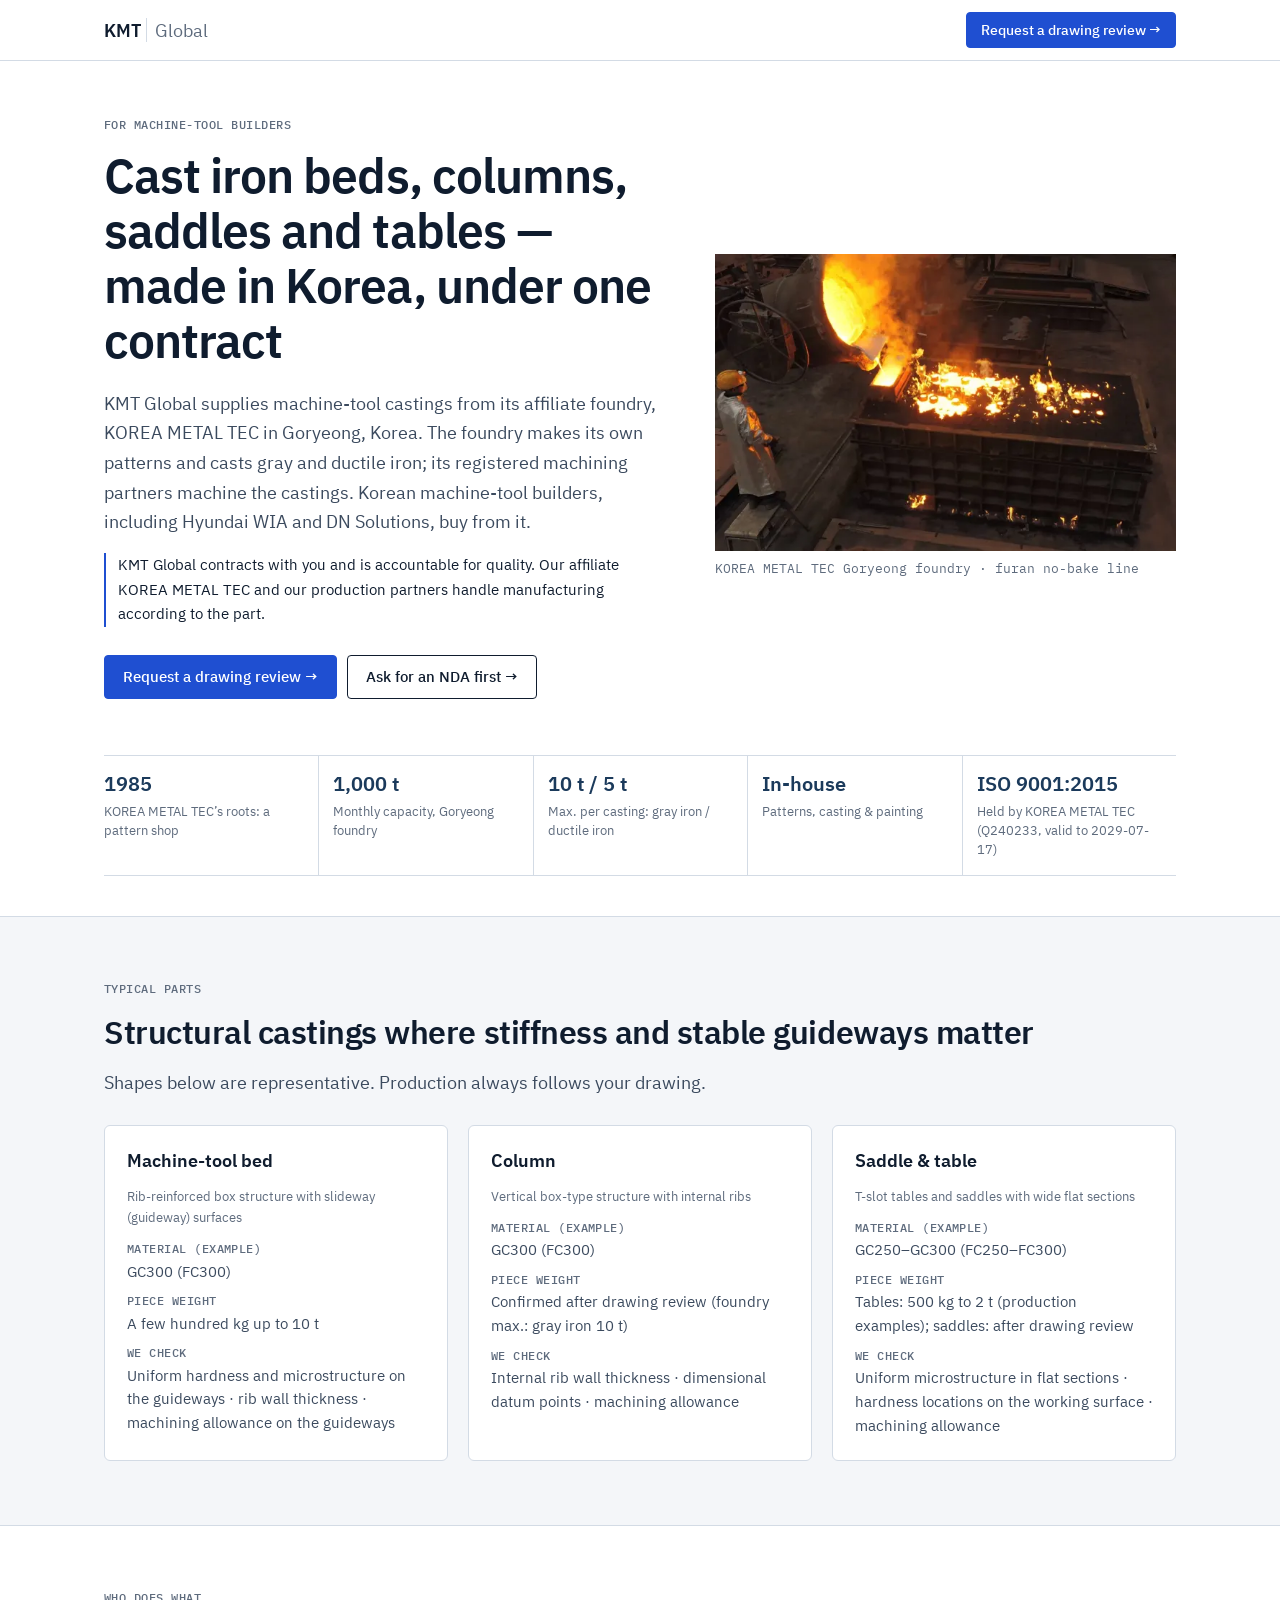
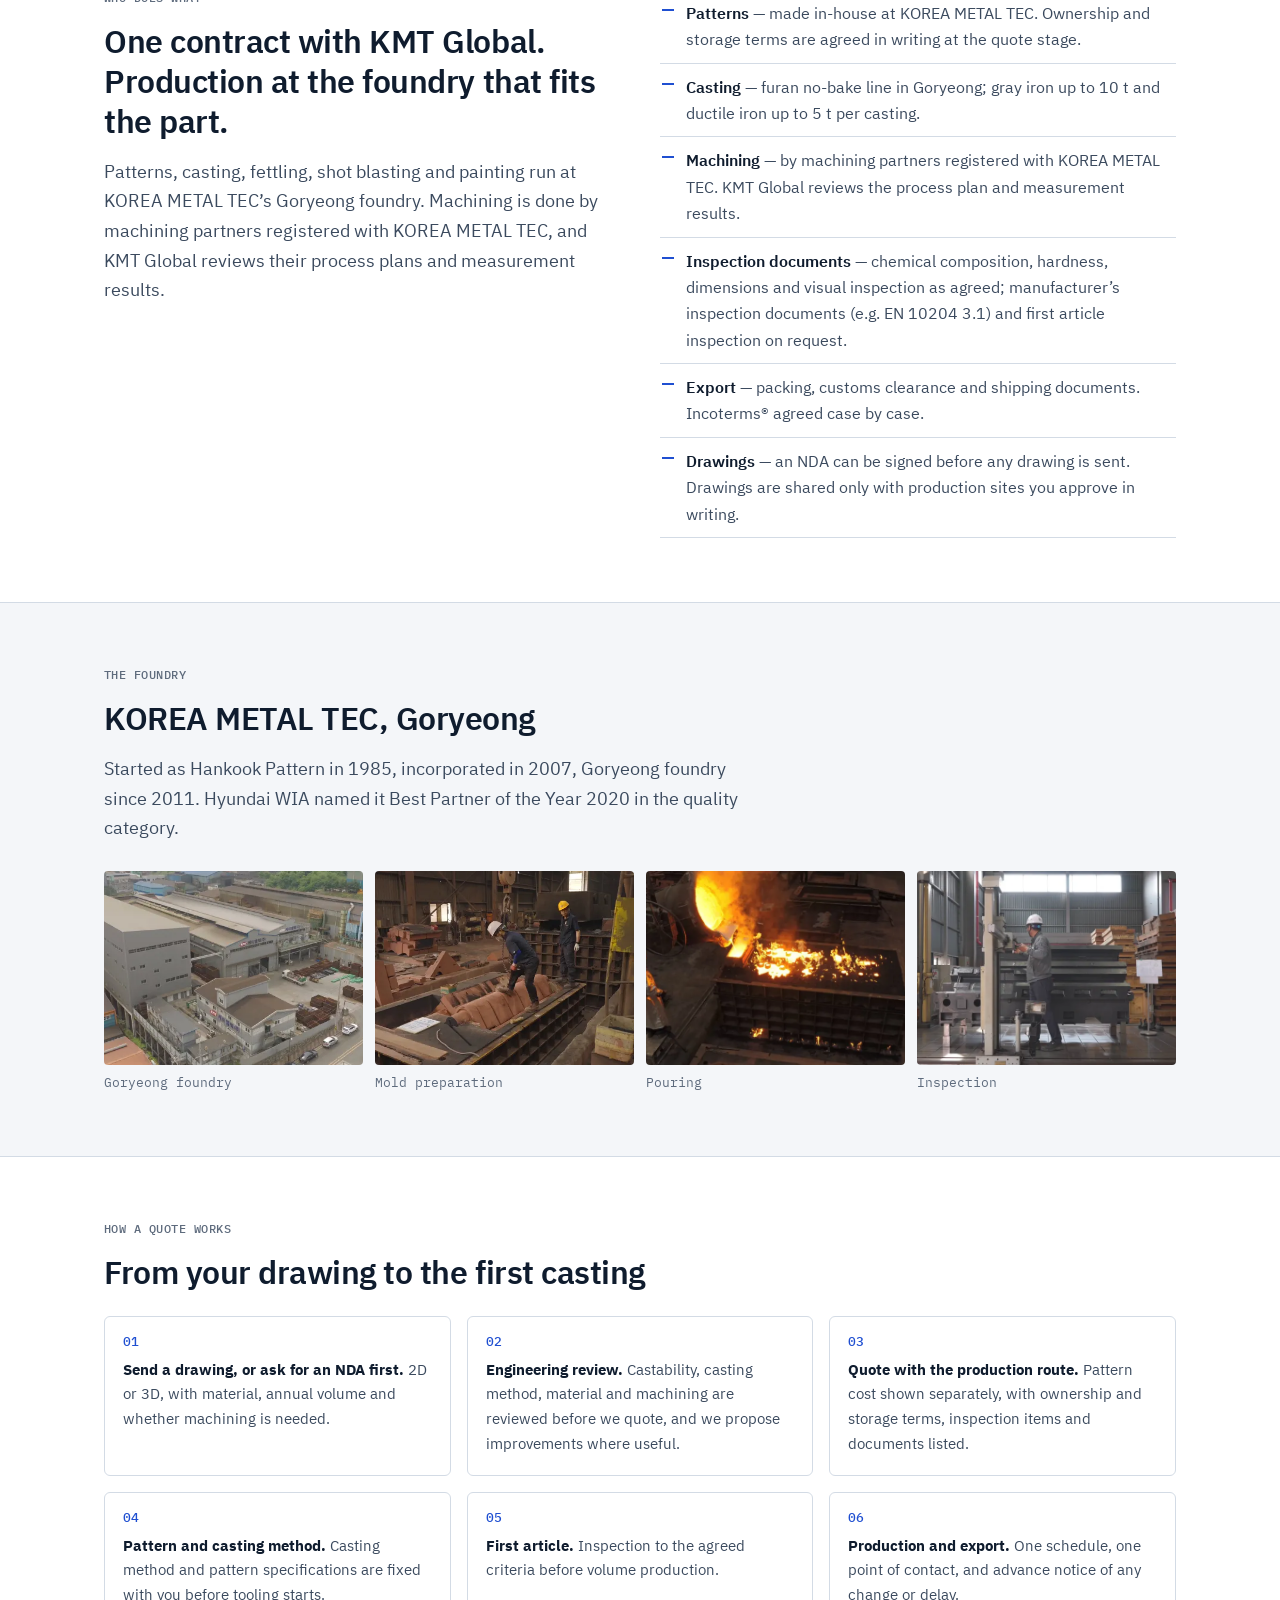
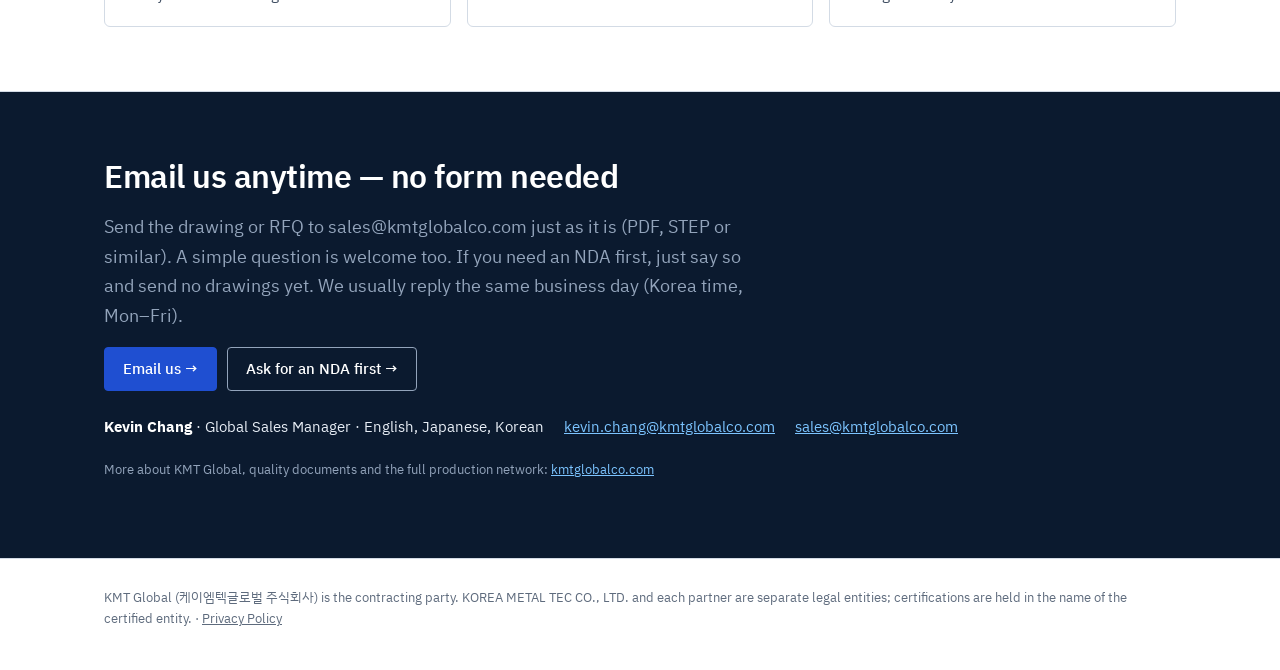
<file: machine-tool-castings.html>
<!doctype html>
<html lang="en">
<head>
<meta charset="utf-8">
<meta name="viewport" content="width=device-width, initial-scale=1">
<title>Machine-tool castings from Korea — beds, columns, saddles, tables | KMT Global</title>
<meta name="description" content="Gray and ductile iron castings for machine-tool builders: beds, columns, saddles and tables, cast at KOREA METAL TEC in Goryeong, Korea, and machined by its machining partners. One contract with KMT Global.">
<meta name="theme-color" content="#FFFFFF">
<meta name="color-scheme" content="light">
<link rel="canonical" href="https://kmtglobalco.com/machine-tool-castings.html">
<meta property="og:type" content="website">
<meta property="og:url" content="https://kmtglobalco.com/machine-tool-castings.html">
<meta property="og:site_name" content="KMT Global">
<meta property="og:title" content="Machine-tool castings from Korea — KMT Global">
<meta property="og:description" content="Beds, columns, saddles and tables in gray and ductile iron. Patterns and casting at KOREA METAL TEC, machining by its partners; one contract with KMT Global.">
<meta property="og:image" content="https://kmtglobalco.com/assets/brand/og.png">
<link rel="icon" href="favicon.ico" sizes="48x48">
<link rel="icon" href="assets/brand/favicon.svg" type="image/svg+xml">
<link rel="apple-touch-icon" href="assets/brand/apple-touch-icon.png">
<link rel="preconnect" href="https://fonts.googleapis.com">
<link rel="preconnect" href="https://fonts.gstatic.com" crossorigin>
<link rel="stylesheet" href="https://fonts.googleapis.com/css2?family=IBM+Plex+Mono:wght@400;500&family=IBM+Plex+Sans+KR:wght@400;500;600;700&display=swap">
<style>
:root{--paper:#fff;--paper-2:#F4F6F9;--ink:#0F1C2E;--ink-2:#3B4A5E;--muted:#5E6B7D;--navy:#1B3A5B;--blue:#1F4FD1;--blue-2:#1A43B3;--line:#D3DBE5;--dark:#0B1A2F;--on-dark:#E8EEF6;--on-dark-muted:#93A4BB;--cyan:#7CC4FF;
--sans:"IBM Plex Sans KR","IBM Plex Sans",system-ui,-apple-system,sans-serif;--mono:"IBM Plex Mono",ui-monospace,Menlo,monospace}
*{box-sizing:border-box}
html{-webkit-text-size-adjust:100%}
body{margin:0;background:var(--paper);color:var(--ink);font:400 16px/1.65 var(--sans)}
a{color:var(--blue)}
img{max-width:100%;height:auto;display:block}
.wrap{max-width:1120px;margin:0 auto;padding:0 24px}
.hdr{border-bottom:1px solid var(--line);background:#fff;position:sticky;top:0;z-index:5}
.hdr .wrap{display:flex;align-items:center;justify-content:space-between;height:60px;gap:12px}
.brand{font:600 18px/1 var(--sans);color:var(--ink);text-decoration:none;letter-spacing:-.01em}
.brand span{font-weight:400;color:var(--muted);margin-left:6px;padding-left:8px;border-left:1px solid var(--line)}
.btn{display:inline-flex;align-items:center;gap:8px;padding:12px 18px;border-radius:4px;font:500 15px/1.2 var(--sans);text-decoration:none;border:1px solid var(--blue)}
.btn--p{background:var(--blue);color:#fff}.btn--p:hover{background:var(--blue-2)}
.btn--g{background:#fff;color:var(--ink);border-color:var(--ink)}
.btn--sm{padding:9px 14px;font-size:14px}
.label{font:500 12px/1.4 var(--mono);letter-spacing:.04em;color:var(--muted);text-transform:uppercase;margin:0 0 14px}
h1{font:600 clamp(30px,4.6vw,48px)/1.15 var(--sans);letter-spacing:-.02em;margin:0 0 20px}
h2{font:600 clamp(24px,3vw,32px)/1.25 var(--sans);letter-spacing:-.015em;margin:0 0 16px}
h3{font:600 18px/1.35 var(--sans);margin:0 0 8px}
.hero{padding:56px 0 40px}
.hero__grid{display:grid;grid-template-columns:1.1fr .9fr;gap:48px;align-items:center}
.lead{font-size:18px;color:var(--ink-2);max-width:36em;margin:0 0 16px}
.role{margin:0 0 28px;padding-left:12px;border-left:2px solid var(--blue);font-size:15px;color:var(--ink);max-width:36em}
.cta{display:flex;flex-wrap:wrap;gap:10px}
.hero figure{margin:0}
.cap{font:400 12.5px/1.5 var(--mono);color:var(--muted);margin-top:8px}
.proof{list-style:none;margin:40px 0 0;padding:0;display:grid;grid-template-columns:repeat(5,minmax(0,1fr));border-top:1px solid var(--line);border-bottom:1px solid var(--line)}
.proof li{padding:16px 14px 16px 0;display:flex;flex-direction:column;gap:6px}
.proof li+li{padding-left:14px;border-left:1px solid var(--line)}
.proof b{font:600 20px/1.2 var(--sans);color:var(--navy)}
.proof span{font-size:13px;line-height:1.45;color:var(--muted)}
section.s{padding:64px 0;border-top:1px solid var(--line)}
section.alt{background:var(--paper-2)}
.parts{display:grid;grid-template-columns:repeat(3,minmax(0,1fr));gap:20px;margin-top:28px}
.card{background:#fff;border:1px solid var(--line);border-radius:6px;padding:22px}
.card dl{margin:12px 0 0;font-size:14.5px}
.card dt{font:500 11.5px/1.4 var(--mono);color:var(--muted);text-transform:uppercase;letter-spacing:.04em;margin-top:10px}
.card dd{margin:2px 0 0;color:var(--ink-2)}
.two{display:grid;grid-template-columns:1fr 1fr;gap:40px;align-items:start}
ul.ticks{list-style:none;padding:0;margin:0}
ul.ticks li{position:relative;padding:10px 0 10px 26px;border-bottom:1px solid var(--line);color:var(--ink-2)}
ul.ticks li:before{content:"";position:absolute;left:2px;top:19px;width:12px;height:2px;background:var(--blue)}
ul.ticks b{color:var(--ink);font-weight:600}
.photos{display:grid;grid-template-columns:repeat(4,minmax(0,1fr));gap:12px;margin-top:28px}
.photos figure{margin:0}
.photos img{aspect-ratio:4/3;object-fit:cover;border-radius:4px;width:100%}
ol.steps{counter-reset:s;list-style:none;padding:0;margin:24px 0 0;display:grid;grid-template-columns:repeat(3,minmax(0,1fr));gap:16px}
ol.steps li{counter-increment:s;background:#fff;border:1px solid var(--line);border-radius:6px;padding:18px 18px 18px 18px;color:var(--ink-2);font-size:15px}
ol.steps li:before{content:counter(s,decimal-leading-zero);display:block;font:500 13px/1 var(--mono);color:var(--blue);margin-bottom:10px}
ol.steps b{color:var(--ink)}
.dark{background:var(--dark);color:var(--on-dark)}
.dark h2{color:#fff}.dark p{color:var(--on-dark-muted)}
.dark .btn--g{background:transparent;color:#fff;border-color:var(--on-dark-muted)}
.contact{display:flex;flex-wrap:wrap;gap:8px 20px;margin-top:24px;font-size:15px}
.contact a{color:var(--cyan)}
.fine{font-size:13px;color:var(--muted)}
.dark .fine{color:var(--on-dark-muted)}
footer{padding:28px 0 40px;font-size:13px;color:var(--muted);border-top:1px solid var(--line)}
@media (max-width:959px){
 .hero__grid,.two{grid-template-columns:1fr;gap:28px}
 .parts,ol.steps{grid-template-columns:1fr}
 .photos{grid-template-columns:repeat(2,minmax(0,1fr))}
 .proof{grid-template-columns:repeat(2,minmax(0,1fr))}
 .proof li{padding:12px 10px 12px 0;border-top:1px solid var(--line)}
 .proof li+li{padding-left:0;border-left:0}
 .proof li:nth-child(even){padding-left:12px;border-left:1px solid var(--line)}
 .proof li:nth-child(-n+2){border-top:0}
 .proof li:last-child{grid-column:1/-1}
 .proof b{font-size:17px}
 .hdr .btn{display:none}
 .wrap{padding:0 16px}
}
</style>
<script type="application/ld+json">
{"@context":"https://schema.org","@type":"WebPage","name":"Machine-tool castings from Korea","url":"https://kmtglobalco.com/machine-tool-castings.html","inLanguage":"en","publisher":{"@type":"Organization","name":"KMT Global","url":"https://kmtglobalco.com/","email":"sales@kmtglobalco.com"}}
</script>
<!-- Google Analytics 4 (G-6VCP7TGR5Z) -->
<script async src="https://www.googletagmanager.com/gtag/js?id=G-6VCP7TGR5Z"></script>
<script>
  window.dataLayer = window.dataLayer || [];
  function gtag(){dataLayer.push(arguments);}
  /* consent: EEA/UK/CH default denied until the visitor accepts */
  gtag('consent', 'default', { ad_storage: 'denied', ad_user_data: 'denied', ad_personalization: 'denied', analytics_storage: 'denied', region: ['AT','BE','BG','HR','CY','CZ','DK','EE','FI','FR','DE','GR','HU','IS','IE','IT','LV','LI','LT','LU','MT','NL','NO','PL','PT','RO','SK','SI','ES','SE','GB','CH'] });
  try { if (localStorage.getItem('kmtg_consent') === 'granted') gtag('consent', 'update', { analytics_storage: 'granted' }); } catch (e) {}
  gtag('js', new Date());
  gtag('config', 'G-6VCP7TGR5Z');
  /* contact clicks: email · LINE · phone */
  document.addEventListener('click', function (e) {
    var a = e.target.closest && e.target.closest('a[href]'); if (!a) return;
    var h = a.getAttribute('href') || '', t = null;
    if (/^mailto:/i.test(h) || /mail\.google\.com\/mail|outlook\.office\.com\/mail/i.test(h)) t = 'contact_email';
    else if (/line\.me\//i.test(h)) t = 'contact_line';
    else if (/^tel:/i.test(h)) t = 'contact_phone';
    if (t) gtag('event', t, { link_url: h.split('?')[0], page_location: location.href });
  }, true);
  /* inquiry form submit */
  document.addEventListener('submit', function (e) { if (e.target && e.target.id === 'cf') gtag('event', 'contact_form'); }, true);
</script>
<script>
/* cookie notice for visitors in Europe (time zone Europe/*) */
(function () {
  var tz = ''; try { tz = Intl.DateTimeFormat().resolvedOptions().timeZone || ''; } catch (e) {}
  var saved = null; try { saved = localStorage.getItem('kmtg_consent'); } catch (e) {}
  if (!/^(Europe|Atlantic\/(Reykjavik|Canary|Madeira|Faroe))/.test(tz) || saved) return;
  var lang = (document.documentElement.lang || 'en').slice(0, 2);
  var T = { ko: ['방문 통계를 위해 Google Analytics 쿠키를 사용합니다. 동의하시겠습니까?', '동의', '거부'],
            ja: ['アクセス解析のため Google Analytics の Cookie を使用します。同意しますか。', '同意する', '拒否する'],
            en: ['We use Google Analytics cookies to count visits. Do you accept?', 'Accept', 'Decline'] }[lang] || null;
  T = T || ['We use Google Analytics cookies to count visits. Do you accept?', 'Accept', 'Decline'];
  var b = document.createElement('div');
  b.setAttribute('role', 'region'); b.setAttribute('aria-label', 'Cookie notice');
  b.style.cssText = 'position:fixed;left:16px;right:16px;bottom:16px;z-index:9999;max-width:560px;margin:0 auto;padding:14px 16px;background:#fff;color:#0F1C2E;border:1px solid #c9cdd3;border-radius:8px;box-shadow:0 6px 24px rgba(0,0,0,.15);font:14px/1.5 system-ui,sans-serif;display:flex;flex-wrap:wrap;gap:10px;align-items:center';
  var p = document.createElement('p'); p.style.cssText = 'margin:0;flex:1 1 260px'; p.textContent = T[0];
  function btn(label, primary, v) {
    var x = document.createElement('button'); x.type = 'button'; x.textContent = label;
    x.style.cssText = 'cursor:pointer;padding:8px 14px;border-radius:6px;font:600 14px system-ui,sans-serif;border:1px solid #1F4FD1;' + (primary ? 'background:#1F4FD1;color:#fff' : 'background:#fff;color:#1F4FD1');
    x.onclick = function () { try { localStorage.setItem('kmtg_consent', v); } catch (e) {} if (v === 'granted') { if (window.gtag) gtag('consent', 'update', { analytics_storage: 'granted' }); if (window.__kmtgLoadClarity) window.__kmtgLoadClarity(); } b.remove(); };
    return x;
  }
  b.appendChild(p); b.appendChild(btn(T[1], true, 'granted')); b.appendChild(btn(T[2], false, 'denied'));
  (document.body ? Promise.resolve() : new Promise(function (r) { document.addEventListener('DOMContentLoaded', r); })).then(function () { document.body.appendChild(b); });
})();
</script>
<script>
/* Microsoft Clarity (zjrx6nyyov) — in Europe time zones only after cookie consent */
window.__kmtgLoadClarity = function () {
  if (window.__kmtgClarity) return; window.__kmtgClarity = 1;
  (function(c,l,a,r,i,t,y){c[a]=c[a]||function(){(c[a].q=c[a].q||[]).push(arguments)};
  t=l.createElement(r);t.async=1;t.src="https://www.clarity.ms/tag/"+i;
  y=l.getElementsByTagName(r)[0];y.parentNode.insertBefore(t,y);})(window,document,"clarity","script","zjrx6nyyov");
};
(function () {
  var tz = ''; try { tz = Intl.DateTimeFormat().resolvedOptions().timeZone || ''; } catch (e) {}
  var saved = null; try { saved = localStorage.getItem('kmtg_consent'); } catch (e) {}
  var eu = /^(Europe|Atlantic\/(Reykjavik|Canary|Madeira|Faroe))/.test(tz);
  if (!eu || saved === 'granted') window.__kmtgLoadClarity();
})();
</script>
</head>
<body>
<header class="hdr">
  <div class="wrap">
    <a class="brand" href="index-en.html">KMT<span>Global</span></a>
    <a class="btn btn--p btn--sm" href="#contact">Request a drawing review →</a>
  </div>
</header>

<main>
<section class="hero">
  <div class="wrap">
    <div class="hero__grid">
      <div>
        <p class="label">For machine-tool builders</p>
        <h1>Cast iron beds, columns, saddles and tables — made in Korea, under one contract</h1>
        <p class="lead">KMT Global supplies machine-tool castings from its affiliate foundry, KOREA METAL TEC in Goryeong, Korea. The foundry makes its own patterns and casts gray and ductile iron; its registered machining partners machine the castings. Korean machine-tool builders, including Hyundai WIA and DN Solutions, buy from it.</p>
        <p class="role">KMT Global contracts with you and is accountable for quality. Our affiliate KOREA METAL TEC and our production partners handle manufacturing according to the part.</p>
        <p class="cta">
          <a class="btn btn--p" href="#contact">Request a drawing review →</a>
          <a class="btn btn--g" href="#contact">Ask for an NDA first →</a>
        </p>
      </div>
      <figure>
        <picture>
          <source type="image/webp" srcset="assets/photo/ph-goryeong-pour-640.webp 640w, assets/photo/ph-goryeong-pour-960.webp 960w" sizes="(max-width:959px) 100vw, 480px">
          <img src="assets/photo/ph-goryeong-pour.jpg" alt="Pouring iron at KOREA METAL TEC's Goryeong foundry" width="1400" height="900" loading="eager">
        </picture>
        <figcaption class="cap">KOREA METAL TEC Goryeong foundry · furan no-bake line</figcaption>
      </figure>
    </div>

    <ul class="proof" aria-label="KOREA METAL TEC at a glance">
      <li><b>1985</b><span>KOREA METAL TEC’s roots: a pattern shop</span></li>
      <li><b>1,000 t</b><span>Monthly capacity, Goryeong foundry</span></li>
      <li><b>10 t / 5 t</b><span>Max. per casting: gray iron / ductile iron</span></li>
      <li><b>In-house</b><span>Patterns, casting &amp; painting</span></li>
      <li><b>ISO 9001:2015</b><span>Held by KOREA METAL TEC (Q240233, valid to 2029-07-17)</span></li>
    </ul>
  </div>
</section>

<section class="s alt">
  <div class="wrap">
    <p class="label">Typical parts</p>
    <h2>Structural castings where stiffness and stable guideways matter</h2>
    <p class="lead">Shapes below are representative. Production always follows your drawing.</p>
    <div class="parts">
      <article class="card">
        <h3>Machine-tool bed</h3>
        <p class="fine">Rib-reinforced box structure with slideway (guideway) surfaces</p>
        <dl>
          <dt>Material (example)</dt><dd>GC300 (FC300)</dd>
          <dt>Piece weight</dt><dd>A few hundred kg up to 10 t</dd>
          <dt>We check</dt><dd>Uniform hardness and microstructure on the guideways · rib wall thickness · machining allowance on the guideways</dd>
        </dl>
      </article>
      <article class="card">
        <h3>Column</h3>
        <p class="fine">Vertical box-type structure with internal ribs</p>
        <dl>
          <dt>Material (example)</dt><dd>GC300 (FC300)</dd>
          <dt>Piece weight</dt><dd>Confirmed after drawing review (foundry max.: gray iron 10 t)</dd>
          <dt>We check</dt><dd>Internal rib wall thickness · dimensional datum points · machining allowance</dd>
        </dl>
      </article>
      <article class="card">
        <h3>Saddle &amp; table</h3>
        <p class="fine">T-slot tables and saddles with wide flat sections</p>
        <dl>
          <dt>Material (example)</dt><dd>GC250–GC300 (FC250–FC300)</dd>
          <dt>Piece weight</dt><dd>Tables: 500 kg to 2 t (production examples); saddles: after drawing review</dd>
          <dt>We check</dt><dd>Uniform microstructure in flat sections · hardness locations on the working surface · machining allowance</dd>
        </dl>
      </article>
    </div>
  </div>
</section>

<section class="s">
  <div class="wrap two">
    <div>
      <p class="label">Who does what</p>
      <h2>One contract with KMT Global. Production at the foundry that fits the part.</h2>
      <p class="lead">Patterns, casting, fettling, shot blasting and painting run at KOREA METAL TEC’s Goryeong foundry. Machining is done by machining partners registered with KOREA METAL TEC, and KMT Global reviews their process plans and measurement results.</p>
    </div>
    <ul class="ticks">
      <li><b>Patterns</b> — made in-house at KOREA METAL TEC. Ownership and storage terms are agreed in writing at the quote stage.</li>
      <li><b>Casting</b> — furan no-bake line in Goryeong; gray iron up to 10 t and ductile iron up to 5 t per casting.</li>
      <li><b>Machining</b> — by machining partners registered with KOREA METAL TEC. KMT Global reviews the process plan and measurement results.</li>
      <li><b>Inspection documents</b> — chemical composition, hardness, dimensions and visual inspection as agreed; manufacturer’s inspection documents (e.g. EN 10204 3.1) and first article inspection on request.</li>
      <li><b>Export</b> — packing, customs clearance and shipping documents. Incoterms® agreed case by case.</li>
      <li><b>Drawings</b> — an NDA can be signed before any drawing is sent. Drawings are shared only with production sites you approve in writing.</li>
    </ul>
  </div>
</section>

<section class="s alt">
  <div class="wrap">
    <p class="label">The foundry</p>
    <h2>KOREA METAL TEC, Goryeong</h2>
    <p class="lead">Started as Hankook Pattern in 1985, incorporated in 2007, Goryeong foundry since 2011. Hyundai WIA named it Best Partner of the Year 2020 in the quality category.</p>
    <div class="photos">
      <figure><img src="assets/photo/ph-goryeong-aerial-640.webp" alt="Aerial view of the Goryeong foundry" width="640" height="480" loading="lazy"><figcaption class="cap">Goryeong foundry</figcaption></figure>
      <figure><img src="assets/photo/ph-goryeong-mold-640.webp" alt="Mold preparation on the furan no-bake line" width="640" height="480" loading="lazy"><figcaption class="cap">Mold preparation</figcaption></figure>
      <figure><img src="assets/photo/ph-goryeong-pour-640.webp" alt="Pouring" width="640" height="480" loading="lazy"><figcaption class="cap">Pouring</figcaption></figure>
      <figure><img src="assets/photo/ph-goryeong-inspect-640.webp" alt="Inspection of a casting" width="640" height="480" loading="lazy"><figcaption class="cap">Inspection</figcaption></figure>
    </div>
  </div>
</section>

<section class="s">
  <div class="wrap">
    <p class="label">How a quote works</p>
    <h2>From your drawing to the first casting</h2>
    <ol class="steps">
      <li><b>Send a drawing, or ask for an NDA first.</b> 2D or 3D, with material, annual volume and whether machining is needed.</li>
      <li><b>Engineering review.</b> Castability, casting method, material and machining are reviewed before we quote, and we propose improvements where useful.</li>
      <li><b>Quote with the production route.</b> Pattern cost shown separately, with ownership and storage terms, inspection items and documents listed.</li>
      <li><b>Pattern and casting method.</b> Casting method and pattern specifications are fixed with you before tooling starts.</li>
      <li><b>First article.</b> Inspection to the agreed criteria before volume production.</li>
      <li><b>Production and export.</b> One schedule, one point of contact, and advance notice of any change or delay.</li>
    </ol>
  </div>
</section>

<section class="s dark" id="contact">
  <div class="wrap">
    <h2>Email us anytime — no form needed</h2>
    <p class="lead" style="color:var(--on-dark-muted)">Send the drawing or RFQ to sales@kmtglobalco.com just as it is (PDF, STEP or similar). A simple question is welcome too. If you need an NDA first, just say so and send no drawings yet. We usually reply the same business day (Korea time, Mon–Fri).</p>
    <p class="cta">
      <a class="btn btn--p" href="mailto:sales@kmtglobalco.com?subject=Drawing%20review%20request%20%E2%80%94%20machine-tool%20castings">Email us →</a>
      <a class="btn btn--g" href="mailto:sales@kmtglobalco.com?subject=NDA%20request%20before%20sharing%20drawings">Ask for an NDA first →</a>
    </p>
    <div class="contact">
      <span><b style="color:#fff">Kevin Chang</b> · Global Sales Manager · English, Japanese, Korean</span>
      <a href="mailto:kevin.chang@kmtglobalco.com">kevin.chang@kmtglobalco.com</a>
      <a href="mailto:sales@kmtglobalco.com">sales@kmtglobalco.com</a>
    </div>
    <p class="fine" style="margin-top:20px">More about KMT Global, quality documents and the full production network: <a href="index-en.html" style="color:var(--cyan)">kmtglobalco.com</a></p>
  </div>
</section>
</main>

<footer>
  <div class="wrap">KMT Global (케이엠텍글로벌 주식회사) is the contracting party. KOREA METAL TEC CO., LTD. and each partner are separate legal entities; certifications are held in the name of the certified entity. · <a href="privacy.html#en" style="color:inherit">Privacy Policy</a></div>
</footer>
</body>
</html>
</file>
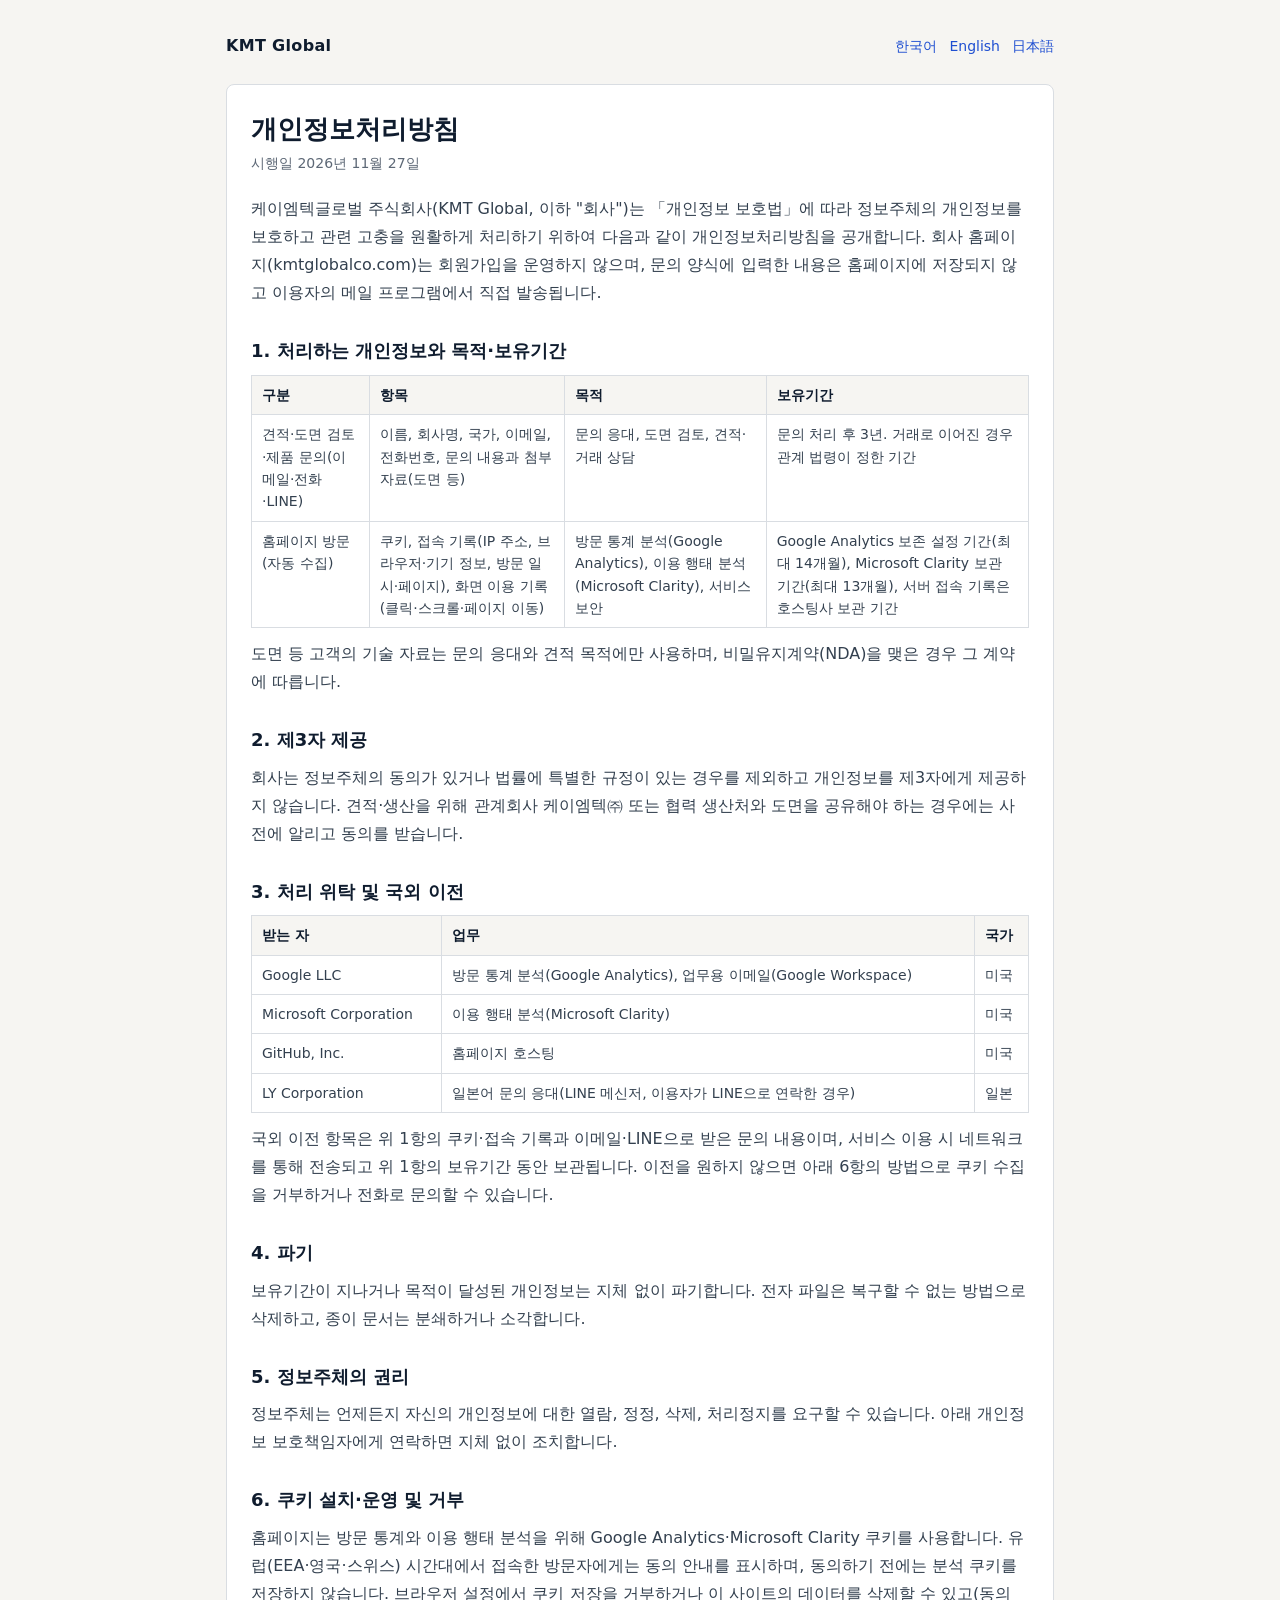
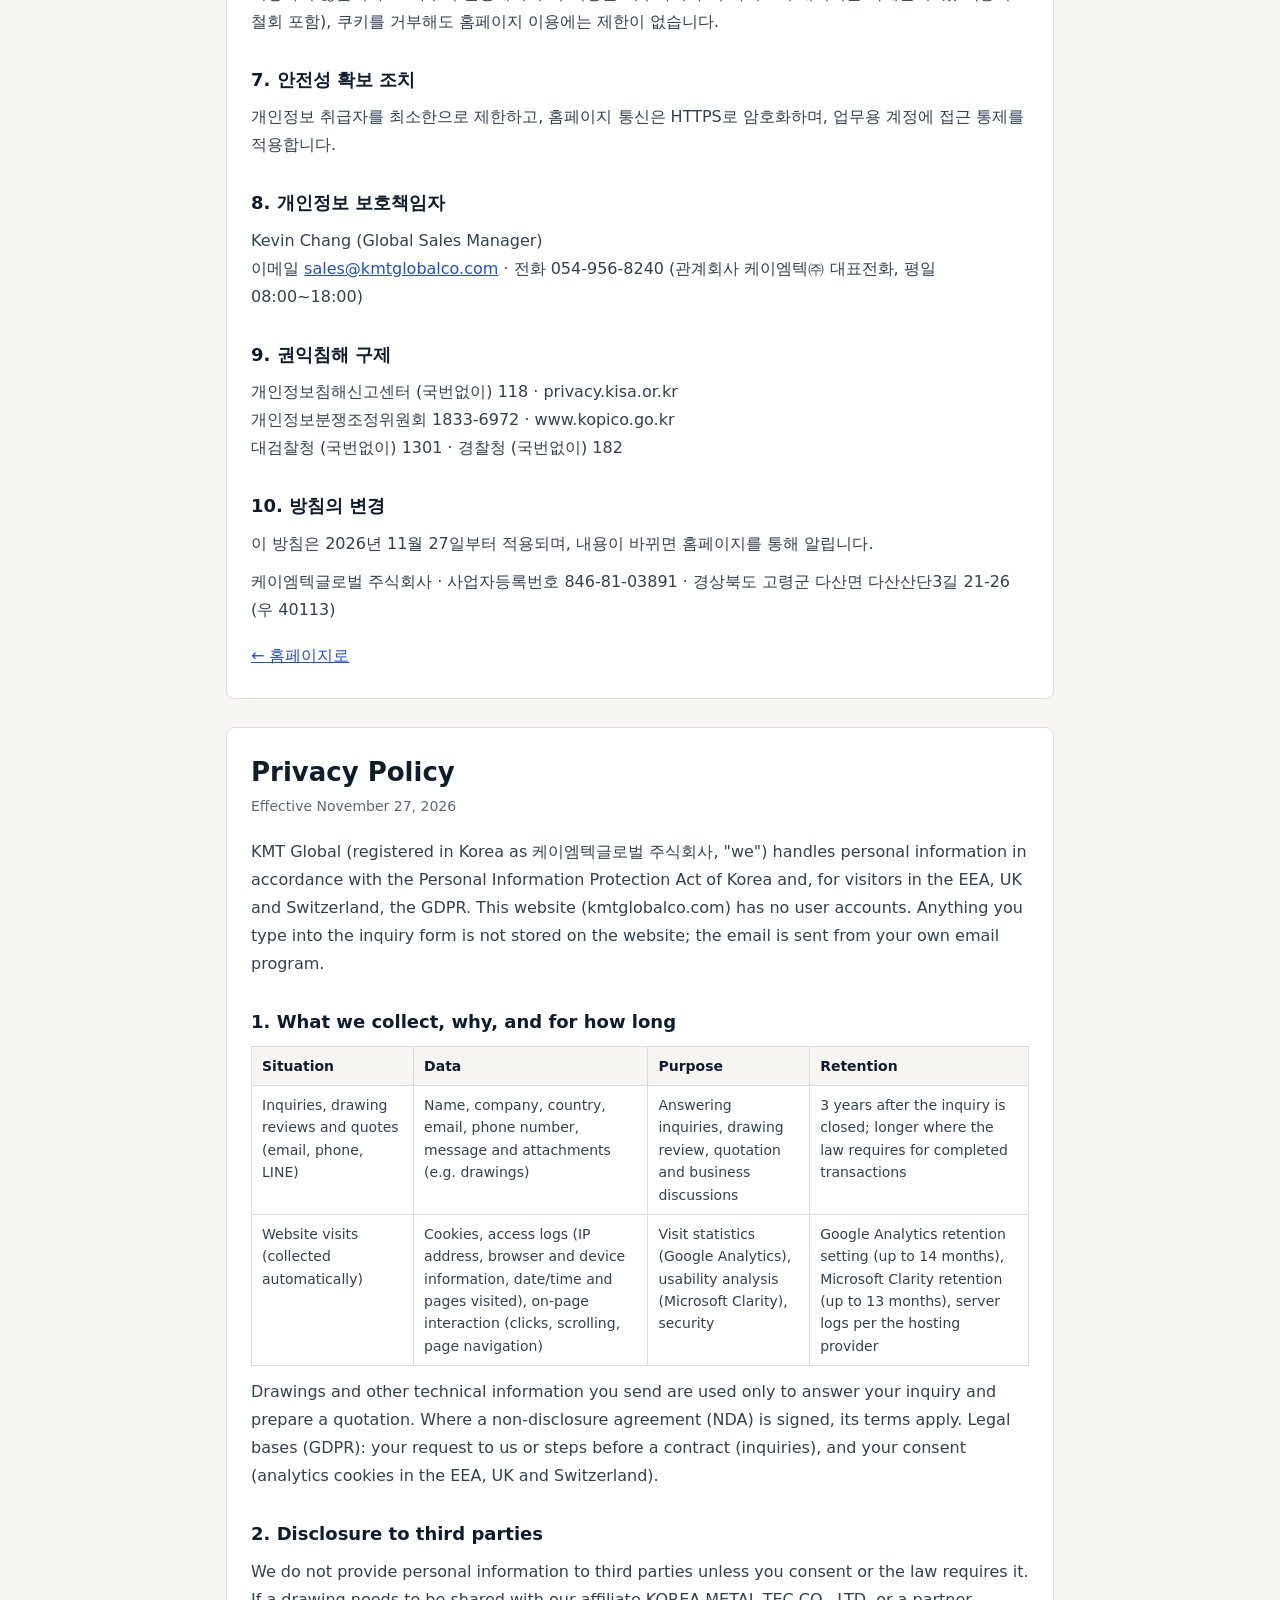
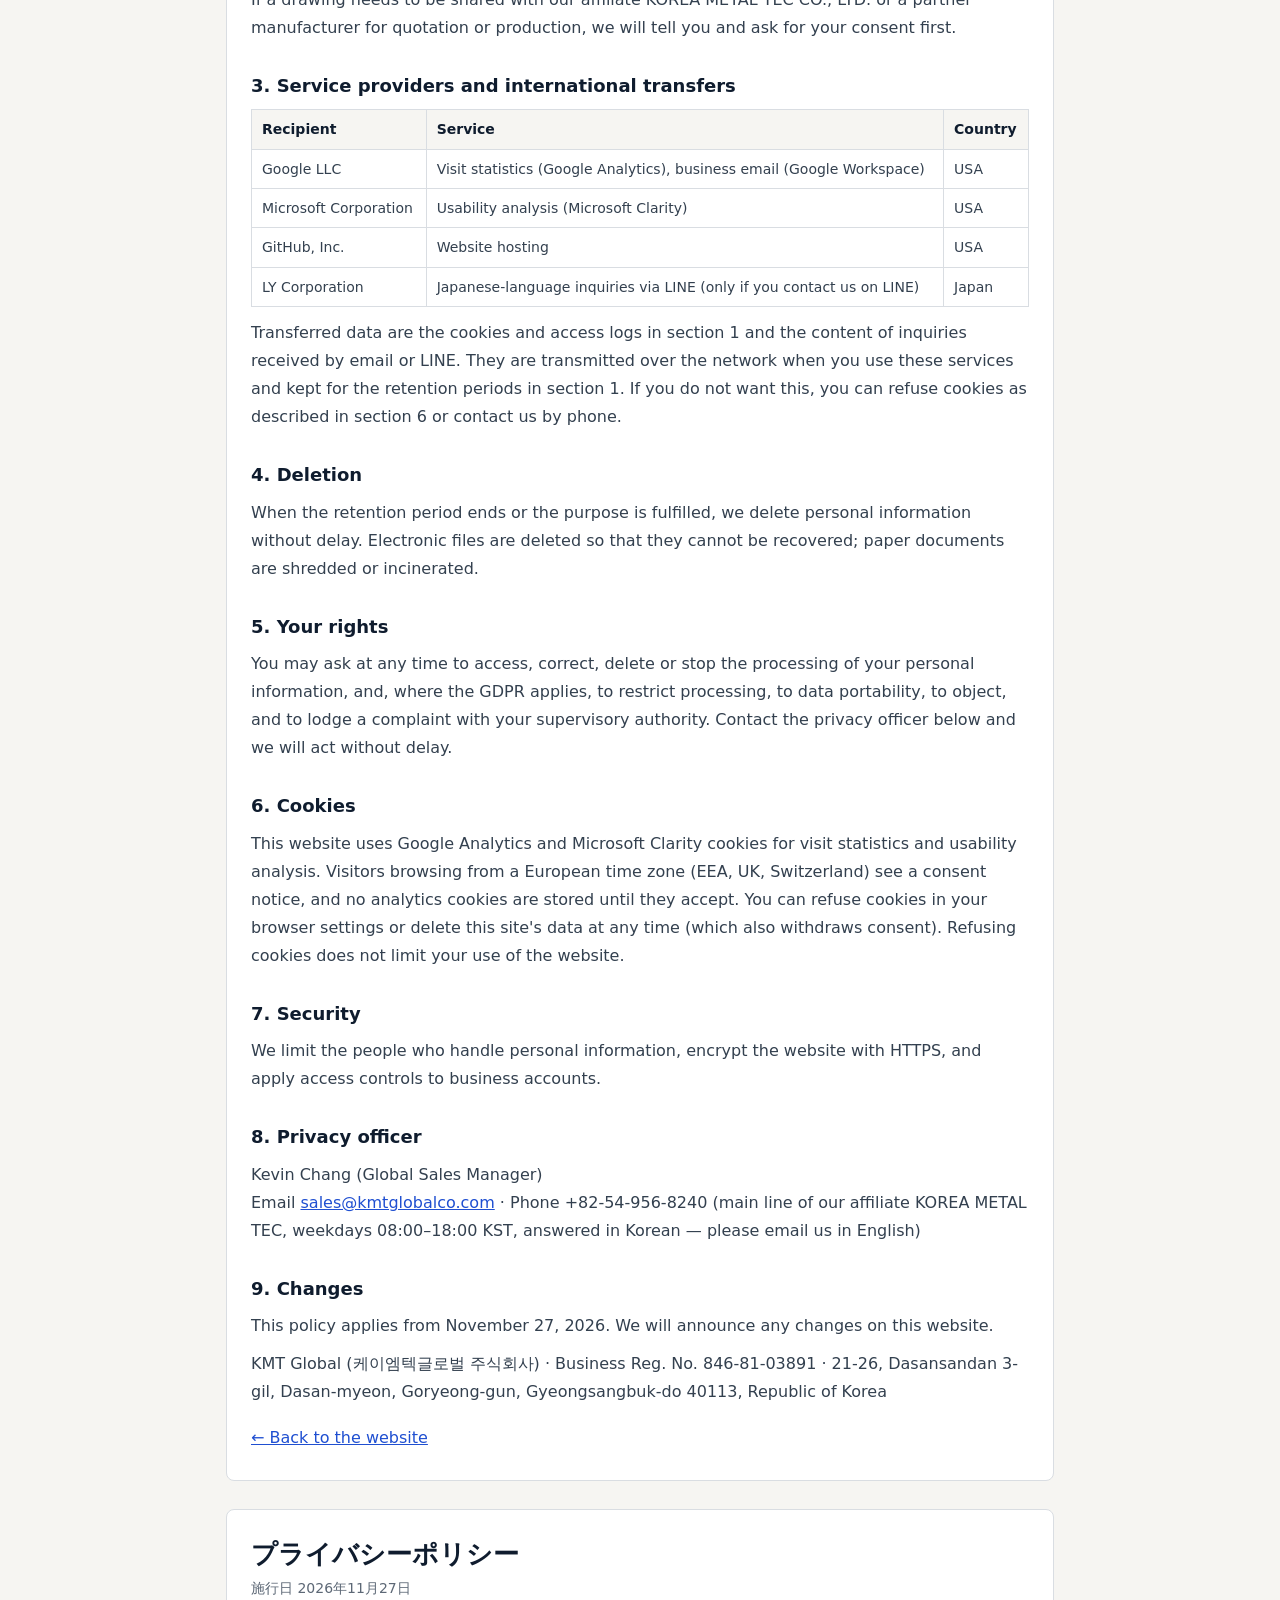
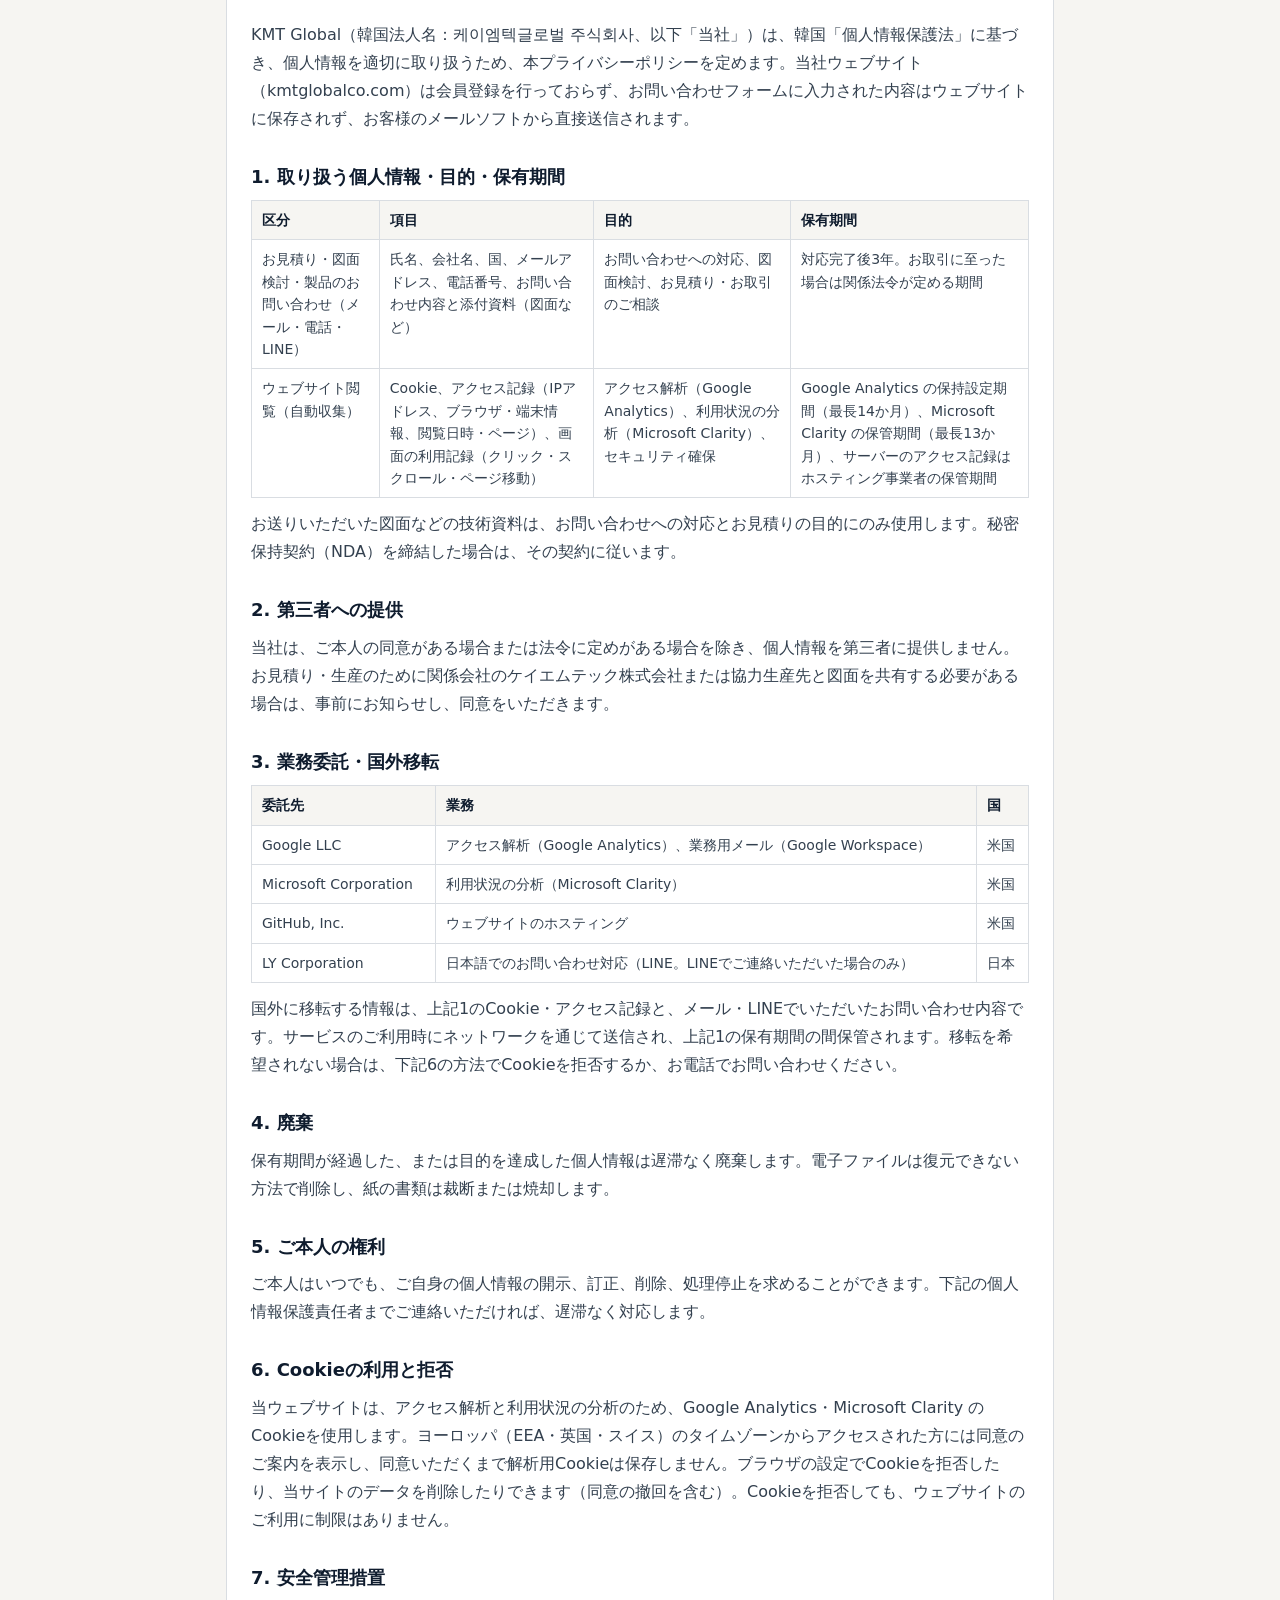
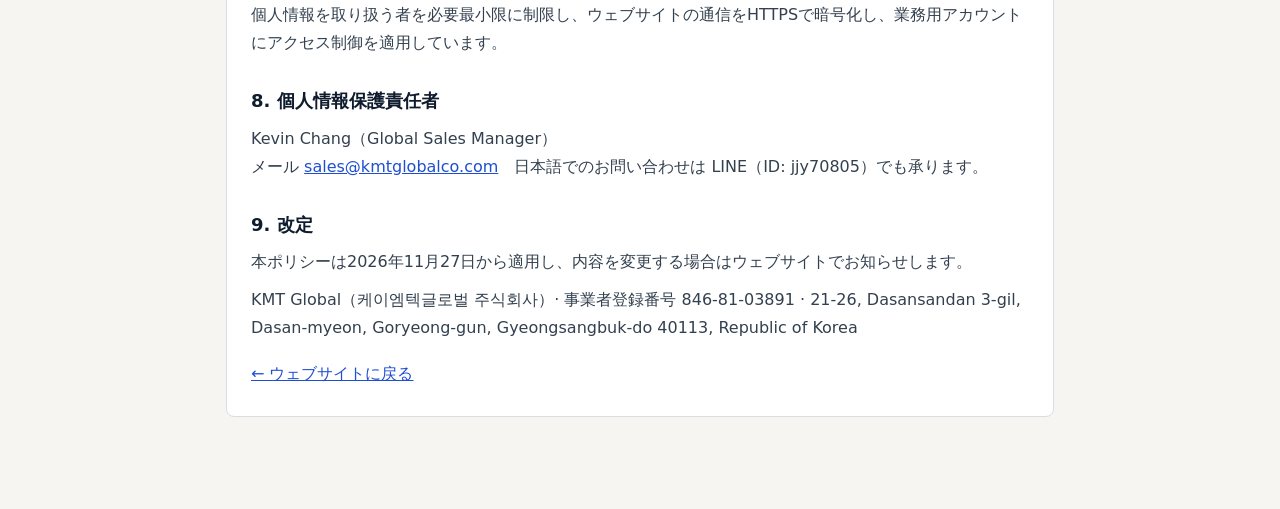
<file: privacy.html>
<!doctype html>
<html lang="ko">
<head>
<meta charset="utf-8">
<meta name="viewport" content="width=device-width,initial-scale=1">
<title>개인정보처리방침 · Privacy Policy | KMT Global</title>
<meta name="description" content="KMT Global(케이엠텍글로벌 주식회사) 개인정보처리방침 · Privacy Policy · プライバシーポリシー">
<meta name="robots" content="index, follow">
<link rel="canonical" href="https://kmtglobalco.com/privacy.html">
<link rel="icon" href="favicon.ico" sizes="any">
<link rel="icon" href="assets/brand/favicon.svg" type="image/svg+xml">
<style>
:root{--ink:#0F1C2E;--ink-2:#33404f;--muted:#5d6876;--line:#d9dde2;--paper:#fff;--bg:#f6f5f2;--blue:#1F4FD1}
@media (prefers-color-scheme:dark){:root{--ink:#e8ebef;--ink-2:#c7ccd3;--muted:#9aa3ad;--line:#2d3743;--paper:#121a24;--bg:#0b1118;--blue:#7ea2ff}}
*{box-sizing:border-box}
body{margin:0;background:var(--bg);color:var(--ink-2);font:16px/1.75 "IBM Plex Sans KR","Pretendard",system-ui,-apple-system,"Hiragino Sans","Noto Sans JP",sans-serif}
.wrap{max-width:860px;margin:0 auto;padding:32px 16px 64px}
header.top{display:flex;flex-wrap:wrap;justify-content:space-between;align-items:center;gap:12px;margin-bottom:24px}
.brand{font-weight:700;color:var(--ink);text-decoration:none;letter-spacing:.02em}
nav.lang a{margin-left:12px;color:var(--blue);text-decoration:none;font-size:14px}
section.doc{background:var(--paper);border:1px solid var(--line);border-radius:8px;padding:28px 24px;margin-bottom:28px}
h1{color:var(--ink);font-size:26px;line-height:1.3;margin:0 0 4px}
.eff{color:var(--muted);font-size:14px;margin:0 0 20px}
h2{color:var(--ink);font-size:18px;margin:28px 0 8px}
p{margin:0 0 10px}
ul{margin:0 0 10px;padding-left:1.2em}
.tbl{overflow-x:auto;margin:8px 0 12px}
table{border-collapse:collapse;width:100%;min-width:560px;font-size:14px;line-height:1.6}
th,td{border:1px solid var(--line);padding:8px 10px;text-align:left;vertical-align:top}
th{background:var(--bg);color:var(--ink);font-weight:600}
a{color:var(--blue)}
.back{display:inline-block;margin-top:8px}
@media (max-width:600px){section.doc{padding:20px 16px}h1{font-size:22px}}
</style>
</head>
<body>
<div class="wrap">
<header class="top">
  <a class="brand" href="index.html">KMT Global</a>
  <nav class="lang" aria-label="Language"><a href="#ko" lang="ko">한국어</a><a href="#en" lang="en">English</a><a href="#ja" lang="ja">日本語</a></nav>
</header>

<!-- ===================== 한국어 ===================== -->
<section class="doc" id="ko" lang="ko">
<h1>개인정보처리방침</h1>
<p class="eff">시행일 2026년 11월 27일</p>
<p>케이엠텍글로벌 주식회사(KMT Global, 이하 "회사")는 「개인정보 보호법」에 따라 정보주체의 개인정보를 보호하고 관련 고충을 원활하게 처리하기 위하여 다음과 같이 개인정보처리방침을 공개합니다. 회사 홈페이지(kmtglobalco.com)는 회원가입을 운영하지 않으며, 문의 양식에 입력한 내용은 홈페이지에 저장되지 않고 이용자의 메일 프로그램에서 직접 발송됩니다.</p>

<h2>1. 처리하는 개인정보와 목적·보유기간</h2>
<div class="tbl"><table>
<tr><th>구분</th><th>항목</th><th>목적</th><th>보유기간</th></tr>
<tr><td>견적·도면 검토·제품 문의(이메일·전화·LINE)</td><td>이름, 회사명, 국가, 이메일, 전화번호, 문의 내용과 첨부자료(도면 등)</td><td>문의 응대, 도면 검토, 견적·거래 상담</td><td>문의 처리 후 3년. 거래로 이어진 경우 관계 법령이 정한 기간</td></tr>
<tr><td>홈페이지 방문(자동 수집)</td><td>쿠키, 접속 기록(IP 주소, 브라우저·기기 정보, 방문 일시·페이지), 화면 이용 기록(클릭·스크롤·페이지 이동)</td><td>방문 통계 분석(Google Analytics), 이용 행태 분석(Microsoft Clarity), 서비스 보안</td><td>Google Analytics 보존 설정 기간(최대 14개월), Microsoft Clarity 보관 기간(최대 13개월), 서버 접속 기록은 호스팅사 보관 기간</td></tr>
</table></div>
<p>도면 등 고객의 기술 자료는 문의 응대와 견적 목적에만 사용하며, 비밀유지계약(NDA)을 맺은 경우 그 계약에 따릅니다.</p>

<h2>2. 제3자 제공</h2>
<p>회사는 정보주체의 동의가 있거나 법률에 특별한 규정이 있는 경우를 제외하고 개인정보를 제3자에게 제공하지 않습니다. 견적·생산을 위해 관계회사 케이엠텍㈜ 또는 협력 생산처와 도면을 공유해야 하는 경우에는 사전에 알리고 동의를 받습니다.</p>

<h2>3. 처리 위탁 및 국외 이전</h2>
<div class="tbl"><table>
<tr><th>받는 자</th><th>업무</th><th>국가</th></tr>
<tr><td>Google LLC</td><td>방문 통계 분석(Google Analytics), 업무용 이메일(Google Workspace)</td><td>미국</td></tr>
<tr><td>Microsoft Corporation</td><td>이용 행태 분석(Microsoft Clarity)</td><td>미국</td></tr>
<tr><td>GitHub, Inc.</td><td>홈페이지 호스팅</td><td>미국</td></tr>
<tr><td>LY Corporation</td><td>일본어 문의 응대(LINE 메신저, 이용자가 LINE으로 연락한 경우)</td><td>일본</td></tr>
</table></div>
<p>국외 이전 항목은 위 1항의 쿠키·접속 기록과 이메일·LINE으로 받은 문의 내용이며, 서비스 이용 시 네트워크를 통해 전송되고 위 1항의 보유기간 동안 보관됩니다. 이전을 원하지 않으면 아래 6항의 방법으로 쿠키 수집을 거부하거나 전화로 문의할 수 있습니다.</p>

<h2>4. 파기</h2>
<p>보유기간이 지나거나 목적이 달성된 개인정보는 지체 없이 파기합니다. 전자 파일은 복구할 수 없는 방법으로 삭제하고, 종이 문서는 분쇄하거나 소각합니다.</p>

<h2>5. 정보주체의 권리</h2>
<p>정보주체는 언제든지 자신의 개인정보에 대한 열람, 정정, 삭제, 처리정지를 요구할 수 있습니다. 아래 개인정보 보호책임자에게 연락하면 지체 없이 조치합니다.</p>

<h2>6. 쿠키 설치·운영 및 거부</h2>
<p>홈페이지는 방문 통계와 이용 행태 분석을 위해 Google Analytics·Microsoft Clarity 쿠키를 사용합니다. 유럽(EEA·영국·스위스) 시간대에서 접속한 방문자에게는 동의 안내를 표시하며, 동의하기 전에는 분석 쿠키를 저장하지 않습니다. 브라우저 설정에서 쿠키 저장을 거부하거나 이 사이트의 데이터를 삭제할 수 있고(동의 철회 포함), 쿠키를 거부해도 홈페이지 이용에는 제한이 없습니다.</p>

<h2>7. 안전성 확보 조치</h2>
<p>개인정보 취급자를 최소한으로 제한하고, 홈페이지 통신은 HTTPS로 암호화하며, 업무용 계정에 접근 통제를 적용합니다.</p>

<h2>8. 개인정보 보호책임자</h2>
<p>Kevin Chang (Global Sales Manager)<br>이메일 <a href="mailto:sales@kmtglobalco.com">sales@kmtglobalco.com</a> · 전화 054-956-8240 (관계회사 케이엠텍㈜ 대표전화, 평일 08:00~18:00)</p>

<h2>9. 권익침해 구제</h2>
<p>개인정보침해신고센터 (국번없이) 118 · privacy.kisa.or.kr<br>개인정보분쟁조정위원회 1833-6972 · www.kopico.go.kr<br>대검찰청 (국번없이) 1301 · 경찰청 (국번없이) 182</p>

<h2>10. 방침의 변경</h2>
<p>이 방침은 2026년 11월 27일부터 적용되며, 내용이 바뀌면 홈페이지를 통해 알립니다.</p>
<p>케이엠텍글로벌 주식회사 · 사업자등록번호 846-81-03891 · 경상북도 고령군 다산면 다산산단3길 21-26 (우 40113)</p>
<a class="back" href="index.html">← 홈페이지로</a>
</section>

<!-- ===================== English ===================== -->
<section class="doc" id="en" lang="en">
<h1>Privacy Policy</h1>
<p class="eff">Effective November 27, 2026</p>
<p>KMT Global (registered in Korea as 케이엠텍글로벌 주식회사, "we") handles personal information in accordance with the Personal Information Protection Act of Korea and, for visitors in the EEA, UK and Switzerland, the GDPR. This website (kmtglobalco.com) has no user accounts. Anything you type into the inquiry form is not stored on the website; the email is sent from your own email program.</p>

<h2>1. What we collect, why, and for how long</h2>
<div class="tbl"><table>
<tr><th>Situation</th><th>Data</th><th>Purpose</th><th>Retention</th></tr>
<tr><td>Inquiries, drawing reviews and quotes (email, phone, LINE)</td><td>Name, company, country, email, phone number, message and attachments (e.g. drawings)</td><td>Answering inquiries, drawing review, quotation and business discussions</td><td>3 years after the inquiry is closed; longer where the law requires for completed transactions</td></tr>
<tr><td>Website visits (collected automatically)</td><td>Cookies, access logs (IP address, browser and device information, date/time and pages visited), on-page interaction (clicks, scrolling, page navigation)</td><td>Visit statistics (Google Analytics), usability analysis (Microsoft Clarity), security</td><td>Google Analytics retention setting (up to 14 months), Microsoft Clarity retention (up to 13 months), server logs per the hosting provider</td></tr>
</table></div>
<p>Drawings and other technical information you send are used only to answer your inquiry and prepare a quotation. Where a non-disclosure agreement (NDA) is signed, its terms apply. Legal bases (GDPR): your request to us or steps before a contract (inquiries), and your consent (analytics cookies in the EEA, UK and Switzerland).</p>

<h2>2. Disclosure to third parties</h2>
<p>We do not provide personal information to third parties unless you consent or the law requires it. If a drawing needs to be shared with our affiliate KOREA METAL TEC CO., LTD. or a partner manufacturer for quotation or production, we will tell you and ask for your consent first.</p>

<h2>3. Service providers and international transfers</h2>
<div class="tbl"><table>
<tr><th>Recipient</th><th>Service</th><th>Country</th></tr>
<tr><td>Google LLC</td><td>Visit statistics (Google Analytics), business email (Google Workspace)</td><td>USA</td></tr>
<tr><td>Microsoft Corporation</td><td>Usability analysis (Microsoft Clarity)</td><td>USA</td></tr>
<tr><td>GitHub, Inc.</td><td>Website hosting</td><td>USA</td></tr>
<tr><td>LY Corporation</td><td>Japanese-language inquiries via LINE (only if you contact us on LINE)</td><td>Japan</td></tr>
</table></div>
<p>Transferred data are the cookies and access logs in section 1 and the content of inquiries received by email or LINE. They are transmitted over the network when you use these services and kept for the retention periods in section 1. If you do not want this, you can refuse cookies as described in section 6 or contact us by phone.</p>

<h2>4. Deletion</h2>
<p>When the retention period ends or the purpose is fulfilled, we delete personal information without delay. Electronic files are deleted so that they cannot be recovered; paper documents are shredded or incinerated.</p>

<h2>5. Your rights</h2>
<p>You may ask at any time to access, correct, delete or stop the processing of your personal information, and, where the GDPR applies, to restrict processing, to data portability, to object, and to lodge a complaint with your supervisory authority. Contact the privacy officer below and we will act without delay.</p>

<h2>6. Cookies</h2>
<p>This website uses Google Analytics and Microsoft Clarity cookies for visit statistics and usability analysis. Visitors browsing from a European time zone (EEA, UK, Switzerland) see a consent notice, and no analytics cookies are stored until they accept. You can refuse cookies in your browser settings or delete this site's data at any time (which also withdraws consent). Refusing cookies does not limit your use of the website.</p>

<h2>7. Security</h2>
<p>We limit the people who handle personal information, encrypt the website with HTTPS, and apply access controls to business accounts.</p>

<h2>8. Privacy officer</h2>
<p>Kevin Chang (Global Sales Manager)<br>Email <a href="mailto:sales@kmtglobalco.com">sales@kmtglobalco.com</a> · Phone +82-54-956-8240 (main line of our affiliate KOREA METAL TEC, weekdays 08:00–18:00 KST, answered in Korean — please email us in English)</p>

<h2>9. Changes</h2>
<p>This policy applies from November 27, 2026. We will announce any changes on this website.</p>
<p>KMT Global (케이엠텍글로벌 주식회사) · Business Reg. No. 846-81-03891 · 21-26, Dasansandan 3-gil, Dasan-myeon, Goryeong-gun, Gyeongsangbuk-do 40113, Republic of Korea</p>
<a class="back" href="index-en.html">← Back to the website</a>
</section>

<!-- ===================== 日本語 ===================== -->
<section class="doc" id="ja" lang="ja">
<h1>プライバシーポリシー</h1>
<p class="eff">施行日 2026年11月27日</p>
<p>KMT Global（韓国法人名：케이엠텍글로벌 주식회사、以下「当社」）は、韓国「個人情報保護法」に基づき、個人情報を適切に取り扱うため、本プライバシーポリシーを定めます。当社ウェブサイト（kmtglobalco.com）は会員登録を行っておらず、お問い合わせフォームに入力された内容はウェブサイトに保存されず、お客様のメールソフトから直接送信されます。</p>

<h2>1. 取り扱う個人情報・目的・保有期間</h2>
<div class="tbl"><table>
<tr><th>区分</th><th>項目</th><th>目的</th><th>保有期間</th></tr>
<tr><td>お見積り・図面検討・製品のお問い合わせ（メール・電話・LINE）</td><td>氏名、会社名、国、メールアドレス、電話番号、お問い合わせ内容と添付資料（図面など）</td><td>お問い合わせへの対応、図面検討、お見積り・お取引のご相談</td><td>対応完了後3年。お取引に至った場合は関係法令が定める期間</td></tr>
<tr><td>ウェブサイト閲覧（自動収集）</td><td>Cookie、アクセス記録（IPアドレス、ブラウザ・端末情報、閲覧日時・ページ）、画面の利用記録（クリック・スクロール・ページ移動）</td><td>アクセス解析（Google Analytics）、利用状況の分析（Microsoft Clarity）、セキュリティ確保</td><td>Google Analytics の保持設定期間（最長14か月）、Microsoft Clarity の保管期間（最長13か月）、サーバーのアクセス記録はホスティング事業者の保管期間</td></tr>
</table></div>
<p>お送りいただいた図面などの技術資料は、お問い合わせへの対応とお見積りの目的にのみ使用します。秘密保持契約（NDA）を締結した場合は、その契約に従います。</p>

<h2>2. 第三者への提供</h2>
<p>当社は、ご本人の同意がある場合または法令に定めがある場合を除き、個人情報を第三者に提供しません。お見積り・生産のために関係会社のケイエムテック株式会社または協力生産先と図面を共有する必要がある場合は、事前にお知らせし、同意をいただきます。</p>

<h2>3. 業務委託・国外移転</h2>
<div class="tbl"><table>
<tr><th>委託先</th><th>業務</th><th>国</th></tr>
<tr><td>Google LLC</td><td>アクセス解析（Google Analytics）、業務用メール（Google Workspace）</td><td>米国</td></tr>
<tr><td>Microsoft Corporation</td><td>利用状況の分析（Microsoft Clarity）</td><td>米国</td></tr>
<tr><td>GitHub, Inc.</td><td>ウェブサイトのホスティング</td><td>米国</td></tr>
<tr><td>LY Corporation</td><td>日本語でのお問い合わせ対応（LINE。LINEでご連絡いただいた場合のみ）</td><td>日本</td></tr>
</table></div>
<p>国外に移転する情報は、上記1のCookie・アクセス記録と、メール・LINEでいただいたお問い合わせ内容です。サービスのご利用時にネットワークを通じて送信され、上記1の保有期間の間保管されます。移転を希望されない場合は、下記6の方法でCookieを拒否するか、お電話でお問い合わせください。</p>

<h2>4. 廃棄</h2>
<p>保有期間が経過した、または目的を達成した個人情報は遅滞なく廃棄します。電子ファイルは復元できない方法で削除し、紙の書類は裁断または焼却します。</p>

<h2>5. ご本人の権利</h2>
<p>ご本人はいつでも、ご自身の個人情報の開示、訂正、削除、処理停止を求めることができます。下記の個人情報保護責任者までご連絡いただければ、遅滞なく対応します。</p>

<h2>6. Cookieの利用と拒否</h2>
<p>当ウェブサイトは、アクセス解析と利用状況の分析のため、Google Analytics・Microsoft Clarity のCookieを使用します。ヨーロッパ（EEA・英国・スイス）のタイムゾーンからアクセスされた方には同意のご案内を表示し、同意いただくまで解析用Cookieは保存しません。ブラウザの設定でCookieを拒否したり、当サイトのデータを削除したりできます（同意の撤回を含む）。Cookieを拒否しても、ウェブサイトのご利用に制限はありません。</p>

<h2>7. 安全管理措置</h2>
<p>個人情報を取り扱う者を必要最小限に制限し、ウェブサイトの通信をHTTPSで暗号化し、業務用アカウントにアクセス制御を適用しています。</p>

<h2>8. 個人情報保護責任者</h2>
<p>Kevin Chang（Global Sales Manager）<br>メール <a href="mailto:sales@kmtglobalco.com">sales@kmtglobalco.com</a>　日本語でのお問い合わせは LINE（ID: jjy70805）でも承ります。</p>

<h2>9. 改定</h2>
<p>本ポリシーは2026年11月27日から適用し、内容を変更する場合はウェブサイトでお知らせします。</p>
<p>KMT Global（케이엠텍글로벌 주식회사）· 事業者登録番号 846-81-03891 · 21-26, Dasansandan 3-gil, Dasan-myeon, Goryeong-gun, Gyeongsangbuk-do 40113, Republic of Korea</p>
<a class="back" href="index-jp.html">← ウェブサイトに戻る</a>
</section>
</div>
</body>
</html>
</file>
<file: css/site.css>
/* GENERATED by _build/assemble.py from _build/css/{core,st,nw,motion}.
   Edit those source files, then run: python3 _build/assemble.py */
/* =====================================================================
   KMT Global — site.css · 컨셉 A "Drawing Set / 도면 세트" (SPEC §3)
   라이트 단일 테마 + 다크 시트 2곳(책임 구조, 푸터). 다크모드 없음.
   구성: 1 토큰 · 2 기본 · 3 공통 부품 · 4 헤더 · 5 섹션별 · 6 모션 · 7 반응형
   (책임 구조 .st-* / 생산 네트워크 .nw-* 블록은 파일 뒤쪽)
   ===================================================================== */

/* ---------- 1 · 토큰 (SPEC §3.1) ---------- */
:root{
  --paper:#FFFFFF; --paper-2:#F4F6F9; --paper-3:#E9EEF4;
  --ink:#0F1C2E; --ink-2:#3B4A5E; --muted:#5E6B7D;
  --navy:#1B3A5B; --blue:#1F4FD1; --blue-2:#1A43B3;
  --redline:#BF1019;
  --line:#D3DBE5; --line-2:#B8C4D3;
  --dark:#0B1A2F; --dark-2:#12243D; --on-dark:#E8EEF6; --on-dark-muted:#93A4BB; --cyan:#7CC4FF;
  --radius:6px; --radius-sm:4px;
  --font-sans:"IBM Plex Sans KR","IBM Plex Sans",system-ui,-apple-system,"Apple SD Gothic Neo","Malgun Gothic",sans-serif;
  --font-mono:"IBM Plex Mono",ui-monospace,SFMono-Regular,Menlo,monospace;
  /* 모노 라벨에 한글이 섞일 때: 한글은 Plex Sans KR로 떨어지게 */
  --font-label:"IBM Plex Mono","IBM Plex Sans KR",ui-monospace,SFMono-Regular,Menlo,monospace;
  --grid-ink:rgba(27,58,91,.065);
  --hdr-h:64px;
  --wrap:1200px;
  --side:24px;
  color-scheme:light;
}

/* ---------- 2 · 기본 ---------- */
*,*::before,*::after{box-sizing:border-box}
html{-webkit-text-size-adjust:100%;text-size-adjust:100%;scroll-padding-top:calc(var(--hdr-h) + 20px)}
@media (prefers-reduced-motion:no-preference){html{scroll-behavior:smooth}}
body{
  margin:0;background:var(--paper);color:var(--ink);
  font-family:var(--font-sans);font-size:17px;line-height:1.72;font-weight:400;letter-spacing:-.01em;
  word-break:keep-all;overflow-wrap:anywhere;line-break:strict;
  -webkit-font-smoothing:antialiased;-moz-osx-font-smoothing:grayscale;text-rendering:optimizeLegibility;
}
h1,h2,h3,h4,p,ul,ol,dl,dd,figure,blockquote{margin:0}
p,li,dd,figcaption{text-wrap:pretty}
h1,h2,h3,h4{text-wrap:balance}
ul,ol{padding:0;list-style:none}
img{display:block;max-width:100%;height:auto}
svg{max-width:100%}
a{color:var(--blue);text-decoration-thickness:1px;text-underline-offset:3px}
a:hover{color:var(--blue-2)}
a[href^="tel:"],a[href^="mailto:"]{white-space:nowrap}
button,input,select,textarea{font:inherit;color:inherit;letter-spacing:inherit}
button{cursor:pointer}
:focus-visible{outline:2px solid var(--blue);outline-offset:2px}
table{border-collapse:collapse}
sup{line-height:0}
.sr{position:absolute!important;width:1px!important;height:1px!important;padding:0!important;margin:-1px!important;overflow:hidden!important;clip:rect(0,0,0,0)!important;clip-path:inset(50%)!important;white-space:nowrap!important;border:0!important}
.skip{position:absolute;left:16px;top:-80px;z-index:100;padding:10px 16px;background:var(--ink);color:#fff;border-radius:var(--radius-sm);text-decoration:none;font-weight:600}
.skip:focus{top:12px;color:#fff}

/* ---------- 3 · 공통 부품 ---------- */
.wrap{max-width:calc(var(--wrap) + var(--side) * 2);margin:0 auto;padding:0 var(--side)}

/* 시트(섹션) */
.sheet{position:relative;padding:104px 0 40px;background:var(--paper)}
.sheet--alt{background:var(--paper-2)}
.sheet > .wrap{position:relative;z-index:1}
/* 열 가이드 헤어라인(장식) — 컨테이너 양끝 */
@media (min-width:1320px){
  .sheet::before{
    content:"";position:absolute;inset:0;pointer-events:none;z-index:0;
    background:
      linear-gradient(var(--line),var(--line)) calc(50% - 624px - .5px) 0/1px 100% no-repeat,
      linear-gradient(var(--line),var(--line)) calc(50% + 624px - .5px) 0/1px 100% no-repeat;
    opacity:.7;
  }
}

/* 섹션 라벨 (Mono) */
.label{display:flex;align-items:center;gap:10px;font:500 12px/1.4 var(--font-label);letter-spacing:.04em;color:var(--ink-2);font-variant-numeric:tabular-nums}
.label__tick{flex:none;display:inline-block;width:22px;height:9px;border-left:1.5px solid currentColor;border-right:1.5px solid currentColor;background:linear-gradient(currentColor,currentColor) center/100% 1px no-repeat}

/* 섹션 머리 */
.sh{display:grid;grid-template-columns:repeat(12,minmax(0,1fr));column-gap:24px;align-items:start;margin-bottom:56px}
.sh > .label{grid-column:1/-1;margin-bottom:22px}
.sh__title{grid-column:1/span 7}
.sh__aside{grid-column:8/-1;display:grid;gap:18px;padding:6px 0 4px 24px;border-left:1px solid var(--line-2)}
.h2{font-size:clamp(26px,3.2vw,40px);line-height:1.28;font-weight:600;letter-spacing:-.015em;color:var(--ink)}
.h3{font-size:21px;line-height:1.4;font-weight:600;letter-spacing:-.01em}
.h4{font-size:17px;line-height:1.45;font-weight:600;letter-spacing:-.01em;margin-bottom:14px}
.lead{font-size:17px;line-height:1.72;color:var(--ink-2);max-width:64ch}
.note{margin-top:14px;font-size:14px;line-height:1.65;color:var(--muted);max-width:80ch}
.sh__fixed{font-size:14.5px;line-height:1.6;font-weight:600;color:var(--ink);padding:10px 14px;border:1px dashed var(--line-2);border-radius:var(--radius-sm);background:var(--paper)}

/* 버튼 */
.btn{
  display:inline-flex;align-items:center;justify-content:center;gap:.5em;min-height:48px;padding:0 20px;
  border:1.5px solid var(--ink);border-radius:4px;background:transparent;color:var(--ink);
  font-size:16px;font-weight:600;line-height:1.2;letter-spacing:-.01em;text-decoration:none;white-space:nowrap;
  transition:background-color .2s,border-color .2s,color .2s;
}
.btn .arw{display:inline-block;transition:transform .25s cubic-bezier(.3,.7,.3,1)}
.btn:hover .arw{transform:translateX(3px)}
.btn--primary{background:var(--blue);border-color:var(--blue);color:#fff}
.btn--primary:hover{background:var(--blue-2);border-color:var(--blue-2);color:#fff}
.btn--ghost{background:transparent;border-color:var(--ink);color:var(--ink)}
.btn--ghost:hover{background:var(--ink);color:#fff}
.btn--sm{min-height:44px;padding:0 16px;font-size:15px}
.btn--sm2{min-height:48px;padding:0 16px;font-size:15px}

/* 도면 용지(그림 받침) */
.drawing{margin:0}
.drawing__paper{
  position:relative;padding:20px;border:1px solid var(--line-2);border-radius:var(--radius);color:var(--ink);
  background:
    linear-gradient(var(--grid-ink) 1px,transparent 1px) -1px -1px/24px 24px,
    linear-gradient(90deg,var(--grid-ink) 1px,transparent 1px) -1px -1px/24px 24px,
    var(--paper);
}
.drawing__corner{position:absolute;width:14px;height:14px;pointer-events:none;border:0 solid var(--ink)}
.drawing__corner--tl{top:-5px;left:-5px;border-top-width:1px;border-left-width:1px}
.drawing__corner--br{bottom:-5px;right:-5px;border-bottom-width:1px;border-right-width:1px}
.fig{display:block;width:100%;height:auto;color:var(--ink);overflow:visible}
.fig .accent{color:var(--redline)}
.figcap{display:flex;align-items:baseline;flex-wrap:wrap;gap:4px 10px;margin-top:12px;font:500 12px/1.5 var(--font-label);letter-spacing:.04em;color:var(--ink-2)}
.figcap__no{color:var(--ink);white-space:nowrap}
.figcap__t{font-family:var(--font-sans);font-size:13px;letter-spacing:0}
.figcap__aux{margin-left:auto;color:var(--muted)}

/* 레드라인(리비전 마크) — 섹션당 1곳 */
.redline{display:block;padding:2px 0 2px 16px;border-left:2px solid var(--redline);font-size:19px;line-height:1.62;font-weight:600;letter-spacing:-.015em;color:var(--ink)}
/* 문장 끝 리비전 태그: 도면 리비전 표의 사각 칸처럼(삼각형은 본문 크기에서 경고 아이콘으로 읽혀 바꿈) */
.rev{display:inline-block;margin-left:10px;padding:3px 5px 2px;border:1px solid var(--redline);border-radius:2px;font:500 10px/1 var(--font-mono);letter-spacing:.08em;word-spacing:-.2em;color:var(--redline);white-space:nowrap;vertical-align:.24em}
.redline--block{margin:32px 0 48px;padding:16px 22px 16px 20px;background:var(--paper);border:1px solid var(--line-2);border-left:2px solid var(--redline);border-radius:0 var(--radius) var(--radius) 0}
.redline--close{max-width:860px;margin:48px auto 0;font-size:clamp(19px,2vw,23px)}

/* 표제란 행 + 다음 시트 */
.tbrow{display:flex;justify-content:space-between;align-items:center;flex-wrap:wrap;gap:16px;margin-top:80px;padding-top:20px;border-top:1px solid var(--line)}
.sheet--alt .tbrow{border-top-color:var(--line-2)}
.next{display:inline-flex;align-items:center;gap:14px;min-height:44px;color:var(--ink);text-decoration:none}
.next:hover{color:var(--ink)}
.next__k{font:500 11.5px/1 var(--font-label);letter-spacing:.04em;color:var(--muted)}
.next__t{font-size:15px;font-weight:600;letter-spacing:-.01em}
.next__a{display:grid;place-items:center;width:34px;height:34px;border:1.5px solid var(--ink);border-radius:4px;font-size:15px;line-height:1;transition:transform .25s cubic-bezier(.3,.7,.3,1),background-color .2s,color .2s}
.next:hover .next__a{transform:translateY(3px);background:var(--ink);color:#fff}
.tb{display:flex;flex-wrap:wrap;font:500 11px/1 var(--font-label);letter-spacing:.04em;color:var(--muted);border:1px solid var(--line-2);font-variant-numeric:tabular-nums}
.tb span{padding:8px 11px;border-left:1px solid var(--line-2)}
.tb span:first-child{border-left:0;color:var(--ink)}

/* 표 */
.tbl-wrap{overflow-x:auto;-webkit-overflow-scrolling:touch}
.tbl-wrap:focus-visible{outline-offset:4px}
.tbl{width:100%;font-size:14px;line-height:1.55;font-variant-numeric:tabular-nums}
.tbl caption{caption-side:top;text-align:left;padding:0 0 12px;font-size:14.5px;font-weight:600;color:var(--ink)}
.tbl th,.tbl td{text-align:left;vertical-align:top;padding:11px 14px 11px 0;border-bottom:1px solid var(--line);overflow-wrap:normal;word-break:keep-all}
.tbl thead th{font:500 12px/1.45 var(--font-label);letter-spacing:.02em;color:var(--muted);border-bottom:1.5px solid var(--ink);vertical-align:bottom}
.tbl tbody th{font-weight:600;color:var(--ink);white-space:nowrap}
.tbl td{color:var(--ink-2)}
.tbl strong{color:var(--ink);font-weight:600}
.tbl .c{white-space:nowrap}
.tbl .lns .ln{display:block}
.tbl .lns .ln + .ln{margin-top:2px}
.tbl .ln--sub{color:var(--muted)}
.tbl .ln--alt{padding-left:1.1em}

/* 사진(출처 라벨 필수) */
.photo{margin:0}
.photo__img{position:relative;overflow:hidden;border-radius:var(--radius);background:var(--paper-3);aspect-ratio:16/10}
.photo__img img{width:100%;height:100%;object-fit:cover}
.photo__tag{
  position:absolute;left:12px;top:12px;padding:6px 9px;border-radius:var(--radius-sm);
  font:500 12px/1.2 var(--font-sans);letter-spacing:0;color:var(--ink);background:rgba(255,255,255,.95);border:1px solid var(--line-2);
}
.photo__cap{display:flex;gap:10px;align-items:baseline;margin-top:10px;font-size:13px;line-height:1.55;color:var(--ink-2)}
.photo__k{flex:none;font:500 11px/1.5 var(--font-mono);letter-spacing:.06em;color:var(--ink)}

/* ---------- 4 · 헤더 ---------- */
.util{background:var(--paper-2);border-bottom:1px solid var(--line);font:500 12px/1.2 var(--font-label);letter-spacing:.02em;color:var(--ink-2)}
.util__in{display:flex;justify-content:space-between;align-items:center;gap:16px;min-height:36px}
.util a{color:var(--ink-2);text-decoration:none}
.util a:hover{color:var(--ink);text-decoration:underline}
.util__contact{display:flex;gap:10px;align-items:center}
.util__right{display:flex;align-items:center;gap:18px}
.clock{display:flex;align-items:center;gap:6px;font-variant-numeric:tabular-nums;white-space:nowrap}
.clock__dot{width:7px;height:7px;border-radius:50%;border:1.5px solid var(--muted)}
.clock__tz{color:var(--muted)}
.clock__time{color:var(--ink);font-weight:500}
.clock__st{margin-left:4px;padding-left:9px;border-left:1px solid var(--line-2);color:var(--muted)}

.lang{display:flex;align-items:center;gap:2px}
.lang__on,.lang__off{display:inline-flex;align-items:center;justify-content:center;min-width:30px;min-height:28px;padding:0 4px}
.lang__on{color:var(--ink)!important;font-weight:600;box-shadow:inset 0 -1.5px 0 var(--ink)}
.lang__off{color:var(--muted);opacity:.75;cursor:not-allowed}
.lang__link{display:inline-flex;align-items:center;justify-content:center;min-width:30px;min-height:28px;padding:0 4px;color:var(--muted);text-decoration:none}
.lang__link:hover,.lang__link:focus-visible{color:var(--ink)}

.hdr{position:sticky;top:0;z-index:50;background:var(--paper);border-bottom:1px solid transparent;transition:border-color .25s,box-shadow .25s}
.hdr.is-stuck{border-bottom-color:var(--line);box-shadow:0 2px 10px rgba(15,28,46,.05)}
.hdr__in{display:flex;align-items:center;gap:16px;height:var(--hdr-h)}
.brand{display:flex;align-items:center;gap:12px;flex:none;min-width:0}
.brand__link{display:inline-flex;align-items:center;gap:9px;min-height:44px;color:var(--ink);text-decoration:none}
.brand__link:hover{color:var(--ink)}
.brand__mark{flex:none;width:18px;height:18px;overflow:visible}
.brand__grid{fill:none;stroke:var(--ink);stroke-width:.9}
.brand__rev{fill:var(--redline)}
.brand__kmt{font-size:19px;font-weight:700;letter-spacing:.01em;line-height:1}
.brand__rule{width:1px;height:17px;background:var(--line-2)}
.brand__global{font-size:19px;font-weight:400;color:var(--ink-2);line-height:1}
.brand__tag{font-size:12px;line-height:1.2;color:var(--ink-2);padding:5px 8px;border:1px solid var(--line-2);border-radius:var(--radius-sm);white-space:nowrap;text-decoration:none;transition:border-color .2s,color .2s}
a.brand__tag:hover{color:var(--ink);border-color:var(--ink-2)}
.nav{margin-left:auto}
.nav ul{display:flex;align-items:center}
.nav a{position:relative;display:flex;align-items:center;height:44px;padding:0 10px;font-size:14.5px;font-weight:500;color:var(--ink-2);text-decoration:none;white-space:nowrap}
.nav a::after{content:"";position:absolute;left:10px;right:10px;bottom:6px;height:1.5px;background:var(--ink);transform:scaleX(0);transform-origin:left center;transition:transform .3s cubic-bezier(.3,.7,.3,1)}
.nav a:hover{color:var(--ink)}
.nav a[aria-current="true"]{color:var(--ink)}
.nav a[aria-current="true"]::after{transform:scaleX(1)}
.hdr__cta{flex:none}
.hdr__menu{display:none;flex:none;align-items:center;justify-content:center;width:44px;height:44px;margin-left:auto;margin-right:-8px;background:none;border:0;border-radius:var(--radius-sm)}
.hdr__burger{position:relative;display:block;width:20px;height:14px}
.hdr__burger i{position:absolute;left:0;width:20px;height:1.5px;background:var(--ink);transition:transform .25s,opacity .2s}
.hdr__burger i:nth-child(1){top:0}.hdr__burger i:nth-child(2){top:6px}.hdr__burger i:nth-child(3){top:12px}
.hdr__menu[aria-expanded="true"] .hdr__burger i:nth-child(1){transform:translateY(6px) rotate(45deg)}
.hdr__menu[aria-expanded="true"] .hdr__burger i:nth-child(2){opacity:0}
.hdr__menu[aria-expanded="true"] .hdr__burger i:nth-child(3){transform:translateY(-6px) rotate(-45deg)}
.hdr__progress{position:absolute;left:0;right:0;bottom:-1px;height:2px;overflow:hidden;pointer-events:none}
.hdr__progress i{display:block;height:100%;background:var(--navy);transform:scaleX(0);transform-origin:left center}
.mnav{display:none}

/* ---------- 5 · 섹션 ---------- */

/* 1 · 히어로 */
.hero{padding:64px 0 40px;overflow:clip}
.hero__grid{display:grid;grid-template-columns:repeat(12,minmax(0,1fr));column-gap:24px;align-items:start}
.hero__label{grid-column:1/-1;margin-bottom:26px}
.hero__h1{grid-column:1/span 7;grid-row:2;font-size:clamp(34px,4.6vw,58px);line-height:1.2;font-weight:600;letter-spacing:-.02em;color:var(--ink);position:relative;z-index:1}
.hero__copy{grid-column:1/span 7;grid-row:3;padding-top:28px;padding-right:12px;position:relative;z-index:1}
.hero__lead{font-size:18px;line-height:1.72;color:var(--ink-2);max-width:34em}
.hero__lead a{color:var(--ink-2);text-decoration-color:var(--line-2)}
.hero__lead a:hover{color:var(--ink)}
.hero__cta{display:flex;flex-wrap:wrap;gap:10px;margin-top:32px}
.hero__who{display:flex;flex-wrap:wrap;align-items:center;gap:6px 14px;margin-top:40px;padding-top:18px;border-top:1px solid var(--line);font-size:14.5px;line-height:1.5;color:var(--ink-2);max-width:34em}
.hero__who b{font-weight:600;color:var(--ink)}
.hero__who-k{font:500 11.5px/1 var(--font-label);letter-spacing:.04em;word-spacing:-.24em;color:var(--muted)}
.hero__who a{color:var(--ink-2)}
.hero__fig{grid-column:8/-1;grid-row:2/span 2;align-self:start;margin-top:10px}
.hero__fig .drawing__paper{padding:22px 20px 14px}

.hero__role{margin-top:14px;padding-left:12px;border-left:2px solid var(--blue);font-size:15px;line-height:1.6;color:var(--ink);max-width:36em}
.proof{list-style:none;margin:48px 0 0;padding:0;display:grid;grid-template-columns:repeat(5,minmax(0,1fr));border-top:1px solid var(--line);border-bottom:1px solid var(--line)}
.proof li{padding:16px 14px 16px 0;display:flex;flex-direction:column;gap:6px}
.proof li+li{padding-left:14px;border-left:1px solid var(--line)}
.proof b{font:600 20px/1.2 var(--font-sans);color:var(--navy);letter-spacing:-.01em}
.proof span{font-size:13px;line-height:1.45;color:var(--muted)}
@media (max-width:959px){.proof{grid-template-columns:repeat(2,minmax(0,1fr))}.proof li{padding:12px 10px 12px 0;border-top:1px solid var(--line)}.proof li+li{padding-left:0;border-left:0}.proof li:nth-child(even){padding-left:12px;border-left:1px solid var(--line)}.proof li:nth-child(-n+2){border-top:0}.proof li:last-child{grid-column:1/-1;padding-left:0;border-left:0}.proof b{font-size:17px}}
.caps{margin-top:64px;border-top:1.5px solid var(--ink)}
.caps__title{margin:14px 0 0;font:500 12px/1.4 var(--font-label);letter-spacing:.04em;color:var(--ink-2)}
.caps__list{display:grid;grid-template-columns:repeat(4,minmax(0,1fr));margin-top:14px}
.cap{padding:6px 24px 4px;border-left:1px solid var(--line)}
.cap:first-child{padding-left:0;border-left:0}
.cap{display:flex;flex-direction:column}
.cap__val{display:flex;align-items:center;align-content:flex-end;flex-wrap:wrap;gap:4px 10px;min-height:58px;font:500 20px/1.35 var(--font-label);letter-spacing:-.01em;color:var(--ink);font-variant-numeric:tabular-nums}
.cap__eq{white-space:nowrap}
.cap__end{white-space:nowrap}
.cap__dim{display:inline-block;flex:none;width:58px;height:12px}
.cap__dim svg{display:block;width:58px;height:12px;overflow:visible}
.cap__dim path{fill:none;stroke:var(--ink);stroke-width:1}
.cap__dim .cap__ah{fill:var(--ink);stroke:none}
.cap__fn-mark{margin-left:2px;font-size:11px}
.cap__fn-mark a{position:relative;color:var(--ink-2);text-decoration:none;padding:0 2px}
.cap__fn-mark a::after{content:"";position:absolute;left:50%;top:50%;width:32px;height:32px;margin:-16px 0 0 -16px}
.cap__desc{margin-top:10px;font-size:16px;line-height:1.55;font-weight:500;color:var(--ink)}
.cap__note{margin-top:6px;font-size:13px;line-height:1.5;color:var(--muted)}
.cap__go{margin-top:auto;padding-top:10px;font-size:13.5px;line-height:1.4}
.cap__go a{display:inline-flex;align-items:center;gap:5px;min-height:32px;font-weight:600;color:var(--blue-2);text-decoration:none}
.cap__go a:hover{text-decoration:underline}
.caps__fn{display:flex;align-items:flex-start;gap:8px;margin-top:22px;padding-top:12px;border-top:1px dashed var(--line-2);font-size:12.5px;line-height:1.6;color:var(--muted)}
.caps__fn-no{flex:none;display:grid;place-items:center;width:16px;height:16px;margin-top:2px;border:1px solid var(--line-2);border-radius:50%;font:500 10px/1 var(--font-mono);color:var(--ink-2)}

/* 2 · 하는 일 */
.svc{display:grid;grid-template-columns:repeat(4,minmax(0,1fr));border-top:1px solid var(--line-2);border-left:1px solid var(--line-2)}
.svc__item{position:relative;display:flex;flex-direction:column;padding:24px 24px 26px;border-right:1px solid var(--line-2);border-bottom:1px solid var(--line-2);background:var(--paper);transition:background-color .25s}
.svc__item:hover{background:#FAFBFD}
.svc__top{display:flex;justify-content:space-between;align-items:flex-start;margin-bottom:26px}
.svc__no{font:500 12px/1 var(--font-mono);letter-spacing:.04em;color:var(--muted);padding-top:4px}
.ico{display:block;width:30px;height:30px;fill:none;stroke:var(--ink);stroke-width:1.5;stroke-linecap:round;stroke-linejoin:round}
.svc__h{font-size:20px;line-height:1.4;font-weight:600;letter-spacing:-.015em;margin-bottom:16px}
.svc__meta{font-family:var(--font-sans);font-size:12.5px;letter-spacing:0;color:var(--ink-2)}
.svc__k{font:500 11.5px/1.4 var(--font-label);letter-spacing:.04em;color:var(--muted);margin-bottom:6px}
.svc__do{font-size:15.5px;line-height:1.7;color:var(--ink-2);margin-bottom:22px}
.svc__get{margin-top:auto;padding-top:14px;border-top:1px dashed var(--line-2)}
.svc__get ul{display:grid;gap:5px}
.svc__get li{position:relative;padding-left:17px;font-size:15px;line-height:1.5;font-weight:500;color:var(--ink)}
.svc__get li::before{content:"";position:absolute;left:0;top:.42em;width:8px;height:10px;border:1.3px solid var(--blue);border-radius:1px;background:linear-gradient(var(--blue),var(--blue)) 1.5px 3px/3.5px 1px no-repeat,linear-gradient(var(--blue),var(--blue)) 1.5px 5.5px/3.5px 1px no-repeat}
.svc__fine{margin-top:8px;font-size:12.5px;line-height:1.5;color:var(--muted)}

/* 3 · 기술 */
.eflow{display:flex;flex-wrap:wrap;align-items:center;gap:8px 0;margin-bottom:40px;padding:14px 0;border-top:1px solid var(--line-2);border-bottom:1px solid var(--line-2)}
.eflow__s{display:inline-flex;align-items:center;gap:7px;font-size:15.5px;font-weight:600;letter-spacing:-.01em;color:var(--ink);white-space:nowrap}
.eflow__s:not(:last-child)::after{content:"→";margin:0 14px;font:400 15px/1 var(--font-mono);color:var(--muted)}
.eflow__n{flex:none;font-size:17px;font-weight:500;line-height:1;color:var(--blue-2)}
.eflow__s--in{font-weight:500;color:var(--ink-2)}
.eflow__s--in::before{content:"";width:10px;height:12px;border:1.3px solid var(--ink-2);border-radius:1px;background:linear-gradient(var(--ink-2),var(--ink-2)) 2px 3px/4px 1px no-repeat,linear-gradient(var(--ink-2),var(--ink-2)) 2px 6px/4px 1px no-repeat}

.pins{display:grid;grid-template-columns:minmax(0,7fr) minmax(0,5fr);gap:24px 40px;align-items:center;margin-bottom:56px}
.pins__map{position:relative}
.pins__stage{padding:18px 26px 10px}
.pin{position:absolute;left:var(--x);top:var(--y);z-index:2;width:44px;height:44px;margin:-22px 0 0 -22px;padding:0;background:none;border:0;border-radius:50%;display:grid;place-items:center}
.pin span{position:relative;display:grid;place-items:center;width:28px;height:28px;border-radius:50%;background:var(--paper);border:1.5px solid var(--blue);color:var(--blue-2);font:600 13px/1 var(--font-mono);box-shadow:0 0 0 4px rgba(255,255,255,.85);transition:background-color .2s,color .2s,transform .25s cubic-bezier(.3,.7,.3,1)}
.pin:hover span{transform:scale(1.08)}
.pin.is-on span{background:var(--blue);color:#fff}
.pin:focus-visible{outline:none}
.pin:focus-visible span{outline:2px solid var(--blue);outline-offset:3px}
.pins__hint{font-size:13.5px;color:var(--muted);margin-bottom:14px}
.pinlist__item{border-top:1px solid var(--line-2)}
.pinlist__item:last-child{border-bottom:1px solid var(--line-2)}
.pinlist__btn{display:flex;align-items:center;gap:12px;width:100%;min-height:54px;padding:10px 0;background:none;border:0;text-align:left;font-size:17px;font-weight:600;letter-spacing:-.01em;color:var(--ink)}
.pinlist__btn:hover{color:var(--blue-2)}
.pinlist__no{flex:none;display:grid;place-items:center;width:26px;height:26px;border-radius:50%;border:1.5px solid var(--blue);color:var(--blue-2);font:600 12px/1 var(--font-mono);transition:background-color .2s,color .2s}
.pinlist__item.is-on .pinlist__no{background:var(--blue);color:#fff}
.pinlist__cap{margin-left:auto;font-size:17px;font-weight:400;line-height:1;color:var(--blue-2)}
.pinlist__d{padding:0 0 18px 38px;font-size:15.5px;line-height:1.7;color:var(--ink-2)}
.pins__out{margin-top:16px;font-size:14px;line-height:1.6;color:var(--ink-2)}
html:not(.js) .pins__hint{display:none}
.js .pinlist__item:not(.is-on) .pinlist__d{display:none}
.js .pinlist__item.is-on .pinlist__d{animation:fadeIn .35s ease-out}
@keyframes fadeIn{from{opacity:0}to{opacity:1}}

.tech{display:grid;grid-template-columns:repeat(2,minmax(0,1fr));gap:16px;margin-bottom:56px}
.tech__item{display:flex;flex-direction:column;padding:28px 28px 26px;background:var(--paper);border:1px solid var(--line-2);border-radius:var(--radius)}
.tech__no{display:flex;align-items:center;gap:10px;margin-bottom:12px;font:500 12px/1 var(--font-label);letter-spacing:.04em;color:var(--muted)}
.tech__no span{font-size:19px;color:var(--blue-2);font-family:var(--font-sans)}
.tech__h{font-size:21px;line-height:1.4;font-weight:600;letter-spacing:-.015em;margin-bottom:10px}
.tech__do{font-size:16px;line-height:1.72;color:var(--ink-2);margin-bottom:20px}
.tech__out{margin-top:auto;display:flex;gap:14px;align-items:baseline;padding-top:14px;border-top:1px dashed var(--line-2)}
.tech__k{flex:none;font:500 11.5px/1.4 var(--font-label);letter-spacing:.04em;color:var(--muted)}
.tech__out p:last-child{font-size:15px;line-height:1.55;font-weight:500;color:var(--ink)}

.rv{margin-bottom:56px}
.rv__head{display:grid;grid-template-columns:minmax(0,5fr) minmax(0,7fr);gap:12px 40px;align-items:start;margin-bottom:24px}
.rv__h{font-size:21px}
.rv__lead{font-size:16px;line-height:1.7;color:var(--ink-2);max-width:64ch}
.rv-form__title{margin:0 0 16px;font-size:17px;font-weight:600;letter-spacing:-.01em}
.rv-meta{display:grid;grid-template-columns:repeat(4,minmax(0,1fr));border-top:1.5px solid var(--ink);border-left:1px solid var(--line-2);margin-bottom:18px}
.rv-meta > div,.rv-foot > div{padding:10px 14px;border-right:1px solid var(--line-2);border-bottom:1px solid var(--line-2);font-size:13px;line-height:1.45}
.rv-meta dt,.rv-foot dt{color:var(--ink-2)}
.rv-meta dd,.rv-foot dd{margin-top:4px;font-family:var(--font-mono);color:var(--muted)}
.rv-tbl{min-width:720px;font-size:13px}
.rv-tbl thead th{border-bottom-width:1.5px}
.rv-tbl td,.rv-tbl th{padding:9px 14px 9px 0}
.rv-tbl tbody th{font-family:var(--font-mono);font-weight:500;width:44px}
.rv-tbl td{font-family:var(--font-mono);color:var(--muted)}
.rv-tbl td.rv-item{font-family:var(--font-sans);font-weight:600;color:var(--ink)}
.rv-tbl td.rv-ok{font-family:var(--font-sans);color:var(--ink-2);white-space:nowrap}
.rv-foot{display:grid;grid-template-columns:repeat(2,minmax(0,1fr));margin-top:18px;border-top:1.5px solid var(--ink);border-left:1px solid var(--line-2)}
.mg{display:grid;grid-template-columns:minmax(0,4fr) minmax(0,8fr);gap:24px 40px;align-items:center;padding:32px 36px;background:var(--paper);border:1px solid var(--line-2);border-radius:var(--radius)}
.mg__figcap{grid-column:1/-1;margin-top:0;padding-top:14px;border-top:1px solid var(--line)}
html:not(.js) .mg__field{display:none}
.mg__lead{margin-top:14px;font-size:16px;line-height:1.7;color:var(--ink-2)}
.mg__note{margin-top:12px;font-size:13px;line-height:1.6;color:var(--muted)}
.mg__grid{display:grid;grid-template-columns:repeat(2,minmax(0,1fr));gap:24px}
.mg__panel{margin:0}
.mg__field{position:relative;width:100%;max-width:250px;aspect-ratio:1;margin:0 auto;border-radius:50%;background:var(--paper-2)}
.mg__field::before{content:"";position:absolute;inset:0;border-radius:50%;border:1px solid var(--line-2);pointer-events:none;z-index:1}
.mg__field canvas{position:relative;display:block;width:100%;height:100%}
.mg__cap{margin-top:14px;text-align:center;font-size:15px;line-height:1.5;font-weight:600;color:var(--ink)}
.mg__code{display:block;margin-bottom:3px;font:500 11.5px/1.4 var(--font-mono);letter-spacing:.04em;color:var(--muted)}
.mg__sub{display:block;font-size:13.5px;font-weight:500;color:var(--ink-2)}
.mg__desc{max-width:30ch;margin:6px auto 0;text-align:center;font-size:14px;line-height:1.6;color:var(--ink-2)}

/* 6 · 품목 아틀라스 */
.pf{display:flex;flex-wrap:wrap;align-items:center;gap:14px 36px;margin-bottom:24px;padding:16px 0;border-top:1px solid var(--line-2);border-bottom:1px solid var(--line-2)}
.pf__grp{display:flex;align-items:center;gap:12px;flex-wrap:wrap}
.pf__lbl{flex:none;font:500 12px/1 var(--font-label);letter-spacing:.04em;color:var(--muted)}
.pf__chips{display:flex;flex-wrap:wrap;gap:6px}
.chip{min-height:40px;padding:0 14px;border:1px solid var(--line-2);border-radius:var(--radius-sm);background:var(--paper);font-size:14px;font-weight:500;color:var(--ink-2);transition:background-color .2s,border-color .2s,color .2s}
.chip:hover{border-color:var(--ink-2);color:var(--ink)}
.chip[aria-pressed="true"]{background:var(--ink);border-color:var(--ink);color:#fff}
.chip:disabled{opacity:.38;cursor:not-allowed;border-style:dashed}
.chip:disabled:hover{border-color:var(--line-2);color:var(--ink-2)}
.pf__count{margin-left:auto;font:500 13px/1 var(--font-label);color:var(--ink-2)}
.pf__count b{font-weight:600;color:var(--ink);font-family:var(--font-mono);font-size:15px}
html:not(.js) .pf{display:none}

.atlas{display:grid;grid-template-columns:repeat(3,minmax(0,1fr));gap:16px}
.part{display:flex;flex-direction:column;min-width:0;background:var(--paper);border:1px solid var(--line-2);border-radius:var(--radius);overflow:hidden;transition:border-color .25s}
.part:hover{border-color:var(--ink-2)}
.part[hidden]{display:none}
.part__fig{
  padding:18px 22px 12px;border-bottom:1px solid var(--line);cursor:zoom-in;
  background:
    linear-gradient(var(--grid-ink) 1px,transparent 1px) -1px -1px/20px 20px,
    linear-gradient(90deg,var(--grid-ink) 1px,transparent 1px) -1px -1px/20px 20px,
    var(--paper);
}
.part__fig .fig{max-height:250px;margin:0 auto}
.part__fig .dim-t{font-size:15px}
.part__body{display:flex;flex-direction:column;flex:1;padding:18px 22px 16px}
.part__meta{display:flex;justify-content:space-between;align-items:center;gap:8px;margin-bottom:6px}
.part__no{font:500 12px/1 var(--font-mono);letter-spacing:.04em;color:var(--ink)}
.part__rt{display:inline-flex;align-items:center;gap:7px;font:500 11.5px/1.3 var(--font-label);color:var(--ink-2)}
.part__rt::before{content:"";flex:none;width:10px;height:10px;border-radius:2px;border:1.4px solid var(--navy);background:repeating-linear-gradient(-45deg,var(--navy) 0 1px,transparent 1px 3px)}
.part__rt--b::before{border-color:var(--blue);background:radial-gradient(var(--blue) .9px,transparent 1.1px) 0 0/3.3px 3.3px}
.part__h{font-size:20px;line-height:1.4;font-weight:600;letter-spacing:-.015em;margin-bottom:6px}
.part__desc{font-size:14.5px;line-height:1.62;color:var(--ink-2);margin-bottom:14px}
.passport{border-top:1px solid var(--line);margin-bottom:12px}
.passport > div{display:grid;grid-template-columns:70px minmax(0,1fr);gap:10px;padding:7px 0;border-bottom:1px solid var(--line)}
.passport dt{font-size:12.5px;line-height:1.5;font-weight:500;color:var(--muted)}
.passport dd{font-size:13.5px;line-height:1.5;color:var(--ink);font-variant-numeric:tabular-nums}
.passport .src{display:block;font-size:12px;color:var(--muted)}
.passport .passport__rv dd{color:var(--ink);font-weight:500}
.part__more{display:inline-flex;align-items:center;gap:6px;align-self:flex-start;margin-top:auto;min-height:44px;padding:0;background:none;border:0;font-size:14.5px;font-weight:600;color:var(--blue)}
.part__more:hover{color:var(--blue-2)}
.part__more:hover .arw{transform:translateX(3px)}
.part__more .arw{display:inline-block;transition:transform .25s}
.atlas__empty{padding:32px;text-align:center;border:1px dashed var(--line-2);border-radius:var(--radius);color:var(--ink-2);background:var(--paper)}
.atlas__note{margin-top:20px;font-size:14px;color:var(--muted)}

.pd{width:min(1060px,calc(100vw - 32px));max-height:calc(100vh - 32px);max-height:calc(100dvh - 32px);padding:0;border:1px solid var(--line-2);border-radius:var(--radius);background:var(--paper);color:var(--ink);box-shadow:0 24px 70px rgba(11,26,47,.28)}
.pd::backdrop{background:rgba(11,26,47,.58)}
.pd[open]{display:flex}
.pd__in{display:flex;flex-direction:column;width:100%;max-height:inherit;min-height:0}
.pd__bar{flex:none;display:flex;justify-content:space-between;align-items:center;gap:12px;padding:8px 10px 8px 22px;border-bottom:1px solid var(--line)}
.pd__no{font:500 12px/1 var(--font-mono);letter-spacing:.04em;color:var(--ink)}
.pd__nav{display:flex;gap:6px}
.pd__step,.pd__close{min-width:44px;min-height:44px;padding:0 12px;border:1px solid var(--line-2);border-radius:var(--radius-sm);background:var(--paper);font-size:15px;font-weight:600;color:var(--ink)}
.pd__step:hover,.pd__close:hover{border-color:var(--ink)}
.pd__grid{display:grid;grid-template-columns:minmax(0,7fr) minmax(0,5fr);gap:28px;padding:24px;overflow:auto;min-height:0}
.pd__fig .drawing__paper{padding:22px}
.pd__fixed{margin-top:10px;font-size:13px;color:var(--muted)}
.pd__h{font-size:clamp(22px,2.4vw,28px);line-height:1.3;font-weight:600;letter-spacing:-.015em;margin:8px 0 8px}
.pd__desc{font-size:16px;line-height:1.7;color:var(--ink-2);margin-bottom:18px}
.passport--lg > div{grid-template-columns:84px minmax(0,1fr);padding:9px 0}
.passport--lg dd{font-size:14.5px}
.pd__note{font-size:13px;color:var(--muted);margin:4px 0 18px}

/* 7 · 품질 */
.subnav{display:flex;flex-wrap:wrap;gap:8px;margin:-16px 0 56px}
.subnav a{display:inline-flex;align-items:center;gap:8px;min-height:44px;padding:0 14px;border:1px solid var(--line-2);border-radius:var(--radius-sm);background:var(--paper);color:var(--ink);text-decoration:none;font-size:14.5px;font-weight:500}
.subnav a:hover{border-color:var(--ink)}
.subnav span{font:500 12px/1 var(--font-mono);color:var(--muted)}
.qblock + .qblock{margin-top:88px}
.qblock__h{display:flex;align-items:baseline;flex-wrap:wrap;gap:6px 14px;margin-bottom:24px;padding-bottom:14px;border-bottom:1.5px solid var(--ink)}
.qblock__no{font:500 13px/1 var(--font-mono);letter-spacing:.02em;color:var(--muted);margin-right:2px}
.qblock__sub{font-size:15px;font-weight:500;color:var(--ink-2)}
.qblock__lead{font-size:16px;line-height:1.7;color:var(--ink-2);max-width:72ch;margin:-6px 0 22px}
.qi{display:grid;grid-template-columns:repeat(4,minmax(0,1fr));border-top:1px solid var(--line-2);border-left:1px solid var(--line-2)}
.qi__item{padding:22px 22px 24px;border-right:1px solid var(--line-2);border-bottom:1px solid var(--line-2)}
.qi__item:last-child{grid-column:span 2}
.qi__code{font:500 11.5px/1.4 var(--font-mono);letter-spacing:.02em;color:var(--blue-2);margin-bottom:14px}
.qi__h{font-size:18px;line-height:1.4;font-weight:600;margin-bottom:8px}
.qi__sub{font-size:14px;font-weight:500;color:var(--ink-2)}
.qi__item > p:last-child{font-size:14.5px;line-height:1.66;color:var(--ink-2)}

.docflow-fig{margin:0}
.docflow{display:grid;grid-template-columns:repeat(4,minmax(0,1fr));gap:22px}
.docflow__s{position:relative;padding:22px 22px 24px;background:var(--paper);border:1px solid var(--line-2);border-radius:var(--radius)}
.docflow__s:not(:last-child)::after{content:"";position:absolute;top:36px;right:-17px;width:12px;height:12px;border-top:1.5px solid var(--ink-2);border-right:1.5px solid var(--ink-2);transform:rotate(45deg)}
.docflow__s:not(:last-child)::before{content:"";position:absolute;top:42px;right:-21px;width:20px;border-top:1.5px solid var(--ink-2)}
.docflow__s--kmtg{border:2px solid var(--navy);background:var(--paper-2)}
.docflow__n{display:grid;place-items:center;width:30px;height:30px;margin-bottom:14px;border:1.5px solid var(--ink);border-radius:50%;font:600 13px/1 var(--font-mono)}
.docflow__s--kmtg .docflow__n{background:var(--navy);border-color:var(--navy);color:#fff}
.docflow__h{font-size:17px;line-height:1.4;font-weight:600;margin-bottom:8px}
.docflow__s > p:last-child{font-size:14.5px;line-height:1.66;color:var(--ink-2)}
.docflow-fig .figcap{margin-top:14px}

.q2col{display:grid;grid-template-columns:minmax(0,5fr) minmax(0,7fr);gap:48px}
.q2col .h4{display:flex;align-items:baseline;gap:12px}
.q2col__p{font-size:15px;line-height:1.7;color:var(--ink-2);max-width:48ch}
.tbl-wrap--cert{max-width:960px}
.tbl--compact th{white-space:nowrap}
.tbl--cert caption{font-size:14px}
.mtabs__list{display:flex;flex-wrap:wrap;gap:0;margin-bottom:22px;border-bottom:1px solid var(--line-2)}
.mtabs__list [role="tab"]{display:inline-flex;align-items:baseline;gap:8px;min-height:50px;padding:0 18px 0 0;margin:0 18px -1px 0;background:none;border:0;border-bottom:2px solid transparent;font-size:16px;font-weight:600;color:var(--ink-2)}
.mtabs__list [role="tab"] span{font:500 12px/1 var(--font-mono);color:var(--muted)}
.mtabs__list [role="tab"][aria-selected="true"]{color:var(--ink);border-bottom-color:var(--ink)}
.mtabs__list [role="tab"]:hover{color:var(--ink)}
html:not(.js) .mtabs__list{display:none}
html:not(.js) .mtabs__panel + .mtabs__panel{margin-top:40px}
.mtabs__panel[hidden]{display:none}
.tbl--mat{min-width:1000px;font-size:13px}
.tbl--mat2{min-width:1000px}
.tbl--mat .w-astm1{min-width:300px}
.tbl--mat .w-astm2{min-width:190px}
.tbl--mat .w-note{min-width:200px}
.tbl--mat td,.tbl--mat th{padding-right:16px}
.tbl--mat tbody th{font-family:var(--font-mono);font-weight:500;font-size:13.5px}
.fnotes{margin-top:16px;padding-left:20px;list-style:decimal;font-size:13px;line-height:1.66;color:var(--ink-2);max-width:96ch}
.fnotes li + li{margin-top:5px}
.fnotes--plain{list-style:none;padding-left:0}
.mat-fixed{margin-top:28px;padding:16px 20px;border-left:3px solid var(--ink);background:var(--paper-2);font-size:15.5px;line-height:1.66;font-weight:600;color:var(--ink);max-width:96ch}
.mat-ed{margin-top:14px;font:500 11.5px/1.6 var(--font-label);letter-spacing:.02em;color:var(--muted)}

.cert-form{margin:0;padding:0 4px 4px 0}
.cert-form__sheet{position:relative;overflow:hidden;padding:56px 28px 28px;background:var(--paper);border:1px solid var(--ink-2);border-radius:2px;box-shadow:4px 4px 0 var(--paper-3)}
.cert-form__sheet::after{content:"EXAMPLE";position:absolute;left:50%;top:52%;transform:translate(-50%,-50%) rotate(-14deg);font:600 clamp(64px,11vw,150px)/1 var(--font-mono);letter-spacing:.08em;color:rgba(15,28,46,.045);pointer-events:none;white-space:nowrap}
.cert-form__badge{position:absolute;top:16px;right:18px;padding:6px 10px;border:1.5px dashed var(--ink-2);border-radius:2px;font:600 11.5px/1 var(--font-label);letter-spacing:.06em;color:var(--ink)}
.cert-form__grid{display:grid;grid-template-columns:repeat(3,minmax(0,1fr));border-top:1.5px solid var(--ink);border-left:1px solid var(--line-2)}
.cf-sec{padding:14px 16px 16px;border-right:1px solid var(--line-2);border-bottom:1px solid var(--line-2)}
.cf-sec--wide,.cf-sec--att{grid-column:1/-1}
.cf-sec--att{background:var(--paper-2)}
.cf-sec h4{margin-bottom:8px;font-size:13px;line-height:1.4;font-weight:600;color:var(--ink)}
.cf-sec h4 small{font-weight:500;color:var(--muted)}
.cf-sec dl > div{display:flex;justify-content:space-between;gap:12px;padding:5px 0;border-bottom:1px dotted var(--line-2);font-size:13px;line-height:1.45}
.cf-sec dt{color:var(--ink-2)}
.cf-sec dt small{display:block;font-size:11.5px;color:var(--muted)}
.cf-sec dd{font-family:var(--font-mono);color:var(--muted)}
.cf-row{display:grid;grid-template-columns:repeat(6,minmax(0,1fr))}
.cf-row > div{flex-direction:column;justify-content:flex-start;gap:4px;padding:2px 12px 2px 0;margin-right:12px;border-bottom:0!important;border-right:1px dotted var(--line-2)}
.cf-row > div:last-child{border-right:0}
.cf-sec--att .cf-row{grid-template-columns:repeat(3,minmax(0,1fr))}
.cf-sec--wide:nth-of-type(5) .cf-row{grid-template-columns:repeat(4,minmax(0,1fr))}

.fold__sum{display:none}
.fold > .fold__sum::-webkit-details-marker{display:none}

/* 8 · 진행 절차 */
.proc{counter-reset:none}
.proc__head,.proc__s{display:grid;grid-template-columns:52px minmax(0,3fr) minmax(0,4fr) minmax(0,5fr);column-gap:28px}
.proc__head{padding:0 0 12px;border-bottom:1.5px solid var(--ink);font:500 12px/1.4 var(--font-label);letter-spacing:.04em;color:var(--muted)}
.proc__head span:first-child{grid-column:1/span 2}
.proc__list{position:relative}
.proc__s{position:relative;padding:22px 0;border-bottom:1px solid var(--line-2);align-items:start}
.proc__s::before{content:"";position:absolute;left:17px;top:0;bottom:0;width:1px;background:var(--line-2)}
.proc__s:first-child::before{top:30px}
.proc__s:last-child::before{bottom:auto;height:30px}
.proc__no{position:relative;z-index:1;display:grid;place-items:center;width:36px;height:36px;border:1.5px solid var(--ink);border-radius:50%;background:var(--paper-2);font:600 13px/1 var(--font-mono);color:var(--ink);transition:background-color .35s,color .35s,border-color .35s}
.proc__s.is-on .proc__no{background:var(--navy);border-color:var(--navy);color:#fff}
.proc__h{padding-top:5px;font-size:18px;line-height:1.45;font-weight:600;letter-spacing:-.01em}
.proc__h span{display:block;font-size:14px;font-weight:500;color:var(--ink-2)}
.proc__k{display:none;font:500 11.5px/1.4 var(--font-label);letter-spacing:.04em;color:var(--muted);margin-bottom:4px}
.proc__do,.proc__get{padding-top:6px}
.proc__do p:last-child{font-size:15.5px;line-height:1.68;color:var(--ink-2)}
.proc__get p:last-child{font-size:15.5px;line-height:1.68;color:var(--ink);font-weight:500}

/* 9 · 왜 한국 */
.facts{display:grid;grid-template-columns:repeat(3,minmax(0,1fr));gap:16px}
.fact{display:flex;flex-direction:column;padding:26px 26px 22px;background:var(--paper);border:1px solid var(--line-2);border-radius:var(--radius)}
.fact__reg{font:500 12px/1 var(--font-label);letter-spacing:.04em;color:var(--ink-2);padding-bottom:12px;border-bottom:1px solid var(--line)}
.fact__val{margin:20px 0 14px;font:600 clamp(36px,4vw,48px)/1.05 var(--font-sans);letter-spacing:-.02em;color:var(--ink);font-variant-numeric:tabular-nums}
.fact__t{font-size:15.5px;line-height:1.7;color:var(--ink-2);margin-bottom:18px}
.fact__src{margin-top:auto;font-size:12.5px;line-height:1.6;color:var(--muted)}
.fact__src a{color:var(--ink-2)}
.fact__src a:hover{color:var(--blue-2)}
.fact--wide{grid-column:1/-1;display:grid;grid-template-columns:minmax(0,3fr) minmax(0,9fr);grid-template-rows:auto 1fr;column-gap:40px}
.fact--wide .fact__reg{grid-column:1}
.fact--wide .fact__val{grid-column:1;grid-row:2;align-self:start}
.fact--wide .fact__body{grid-column:2;grid-row:1/span 2}
.fact__fine{margin-top:14px;padding-top:12px;border-top:1px dashed var(--line-2);font-size:13px;line-height:1.62;color:var(--muted)}

/* 10 · 국내 제조사 */
.sheet--makers{background:var(--paper-2)}
.split{display:grid;grid-template-columns:repeat(2,minmax(0,1fr));margin-bottom:24px;background:var(--paper);border:1px solid var(--line-2);border-radius:var(--radius);overflow:hidden}
.split__col{padding:30px 32px 26px}
.split__col + .split__col{border-left:1px solid var(--line-2)}
.split__col--kmtg{box-shadow:inset 0 3px 0 var(--navy)}
.split__h{display:flex;flex-direction:column;gap:6px;margin-bottom:16px;font-size:20px;line-height:1.4;font-weight:600;letter-spacing:-.015em}
.split__k{font:500 11.5px/1 var(--font-label);letter-spacing:.04em;color:var(--muted)}
.ticks li{position:relative;padding:11px 0 11px 28px;border-top:1px solid var(--line);font-size:16px;line-height:1.55;color:var(--ink)}
.ticks a{white-space:nowrap}
.split__fine{margin-top:14px;padding-top:12px;border-top:1px dashed var(--line-2);font-size:13.5px;line-height:1.6;color:var(--ink-2)}
.ticks li::before{content:"";position:absolute;left:3px;top:1.15em;width:11px;height:5.5px;border-left:1.6px solid var(--blue);border-bottom:1.6px solid var(--blue);transform:rotate(-45deg)}
.mk{display:grid;grid-template-columns:minmax(0,5fr) minmax(0,7fr);gap:24px;margin-bottom:24px}
.mk__info,.mk__steps,.mk__faq{padding:28px 30px;background:var(--paper);border:1px solid var(--line-2);border-radius:var(--radius)}
.mk__info .note{margin-top:14px}
.infobox > div{display:grid;grid-template-columns:62px minmax(0,1fr);gap:12px;padding:10px 0;border-top:1px solid var(--line);font-size:15px;line-height:1.6}
.infobox dt{font-size:13px;font-weight:500;color:var(--muted);padding-top:1px}
.infobox dd{color:var(--ink)}
.infobox__aux,.card-k__sub{display:block;font-size:13px;line-height:1.5;color:var(--muted)}
.steps5 li{display:grid;grid-template-columns:30px minmax(0,1fr);column-gap:14px;padding:11px 0;border-top:1px solid var(--line)}
.steps5__n{grid-row:1/span 2;display:grid;place-items:center;width:28px;height:28px;border:1.5px solid var(--ink);border-radius:50%;font:600 12px/1 var(--font-mono)}
.steps5 b{font-size:16px;line-height:1.45;font-weight:600}
.steps5 li > span:last-child{grid-column:2;font-size:14.5px;line-height:1.6;color:var(--ink-2)}
.mk__faq{margin-bottom:32px}
.mk__cta-btns{display:flex;flex-wrap:wrap;gap:10px}
.mk__cta-note{margin-top:12px;font-size:13.5px;line-height:1.6;color:var(--muted)}

/* 11 · 관계사 */
.aff{display:grid;grid-template-columns:minmax(0,6fr) minmax(0,6fr);gap:24px 40px;align-items:start}
.aff__src{font:500 11.5px/1.5 var(--font-label);letter-spacing:.02em;color:var(--muted);padding-bottom:12px;margin-bottom:4px;border-bottom:1.5px solid var(--ink)}
.afact{display:grid;grid-template-columns:76px minmax(0,1fr);column-gap:16px;padding:13px 0;border-bottom:1px solid var(--line)}
.afact__k{grid-row:1/span 2;font:500 12px/1.6 var(--font-label);color:var(--muted)}
.afact__v{font-size:15.5px;line-height:1.6;color:var(--ink);font-variant-numeric:tabular-nums}
.afact__s{margin-top:3px;font:500 11px/1.4 var(--font-label);color:var(--muted)}
.aff__cust{margin-top:28px;padding:20px 22px;background:var(--paper-2);border-radius:var(--radius)}
.aff__cust .h4{margin-bottom:8px;font-size:15px}
.aff__list{font-size:15.5px;line-height:1.7;color:var(--ink)}
.aff__cust .note{margin-top:8px;font-size:13px}
.aff__link{margin-top:22px}
.lnk{display:inline-flex;align-items:center;gap:6px;min-height:44px;font-weight:600;color:var(--blue);text-decoration:none;border-bottom:1px solid currentColor}
.lnk .arw{display:inline-block;transition:transform .25s}
.lnk:hover .arw{transform:translateX(3px)}
.aff__photos{display:grid;grid-template-columns:repeat(2,minmax(0,1fr));gap:16px}
.photo--main{grid-column:1/-1}
.aff__photos .photo:not(.photo--main) .photo__img{aspect-ratio:4/3}
.aff__photos .photo:not(.photo--main) .photo__tag{font-size:11px;padding:5px 7px;left:8px;top:8px}

/* 12 · FAQ */
.faq-layout{display:grid;grid-template-columns:minmax(0,4fr) minmax(0,8fr);gap:24px 56px;align-items:start}
.sh--side{display:block;position:sticky;top:calc(var(--hdr-h) + 32px);margin:0}
.sh--side .label{margin-bottom:22px}
.sh--side .h2{margin-bottom:16px}
.faq__cta{margin-top:24px}
.faq-layout__tb{grid-column:1/-1}
.faq__item{border-top:1px solid var(--line-2)}
.faq__item:last-child{border-bottom:1px solid var(--line-2)}
.faq__q{position:relative;display:flex;align-items:baseline;gap:16px;min-height:60px;padding:18px 52px 18px 0;list-style:none;cursor:pointer;font-size:18px;line-height:1.5;font-weight:600;letter-spacing:-.015em;color:var(--ink)}
.faq__q::-webkit-details-marker{display:none}
.faq__q::marker{content:""}
.faq__q::after{content:"";position:absolute;right:12px;top:26px;width:14px;height:14px;background:linear-gradient(var(--ink),var(--ink)) center/14px 1.5px no-repeat,linear-gradient(var(--ink),var(--ink)) center/1.5px 14px no-repeat;transition:transform .25s}
.faq__item[open] > .faq__q::after{transform:rotate(45deg)}
.faq__q:hover{color:var(--blue-2)}
.faq__qt{min-width:0}
.faq__n{flex:none;font:500 12px/1 var(--font-mono);color:var(--muted)}
.faq__a{padding:0 52px 22px 36px}
.faq__a p{font-size:16px;line-height:1.75;color:var(--ink-2);max-width:64ch}
.faq--compact .faq__q{min-height:54px;padding:14px 44px 14px 0;font-size:16.5px}
.faq--compact .faq__q::after{top:22px}
.faq--compact .faq__a{padding:0 44px 18px 0}
.faq--compact .faq__a p{font-size:15.5px}

/* 13 · 문의 */
.ct{display:grid;grid-template-columns:minmax(0,7fr) minmax(0,5fr);gap:24px 32px;align-items:start}
.cf__sheet{padding:28px 30px 26px;background:var(--paper);border:1px solid var(--line-2);border-radius:var(--radius)}
.cf__title{margin-bottom:22px;padding-bottom:14px;border-bottom:1.5px solid var(--ink);font:500 12px/1 var(--font-label);letter-spacing:.04em;color:var(--ink-2)}
.cf__grid{display:grid;grid-template-columns:repeat(2,minmax(0,1fr));gap:20px 20px}
.fld{display:flex;flex-direction:column;gap:7px;min-width:0;margin:0;padding:0;border:0}
.fld--wide{grid-column:1/-1}
.fld label,.fld__lbl{display:block;float:none;width:100%;padding:0;font-size:14.5px;line-height:1.4;font-weight:600;color:var(--ink)}
.fld__lbl small{margin-left:6px;font-size:12.5px;font-weight:400;color:var(--muted)}
.req{margin-left:6px;font:500 11px/1 var(--font-label);color:var(--blue-2);vertical-align:1px}
.fld input[type="text"],.fld textarea{width:100%;min-height:48px;padding:11px 14px;background:var(--paper);border:1.5px solid var(--line-2);border-radius:var(--radius-sm);font-size:16px;line-height:1.5;color:var(--ink);transition:border-color .2s}
.fld textarea{min-height:110px;resize:vertical}
.fld input::placeholder,.fld textarea::placeholder{color:var(--muted);opacity:.85}
.fld input:hover,.fld textarea:hover{border-color:var(--ink-2)}
.fld input:focus-visible,.fld textarea:focus-visible{border-color:var(--blue);outline:2px solid var(--blue);outline-offset:1px}
.fld input[aria-invalid="true"]{border-color:var(--redline)}
.fld .seg + input{margin-top:8px}
.seg{display:flex;flex-wrap:wrap;gap:6px}
.seg label{position:relative;display:block;width:auto;font-weight:500}
.seg input{position:absolute;inset:0;width:100%;height:100%;margin:0;opacity:0;cursor:pointer}
.seg span{display:flex;align-items:center;min-height:44px;padding:0 14px;border:1.5px solid var(--line-2);border-radius:var(--radius-sm);background:var(--paper);font-size:14.5px;font-weight:500;color:var(--ink);pointer-events:none}
.seg label:hover span{border-color:var(--ink-2)}
.seg input:checked + span{border-color:var(--blue);box-shadow:inset 0 0 0 1px var(--blue);color:var(--blue-2);font-weight:600}
.seg input:focus-visible + span{outline:2px solid var(--blue);outline-offset:2px}
.checks{display:grid;grid-template-columns:repeat(2,minmax(0,1fr));gap:2px 18px}
.checks label,.nw-chk{position:relative;display:flex;align-items:flex-start;gap:10px;min-height:44px;padding:8px 0;font-size:14.5px;font-weight:500;line-height:1.45;cursor:pointer}
.checks input,.nw-chk input{appearance:none;-webkit-appearance:none;flex:none;display:grid;place-content:center;width:18px;height:18px;margin:1px 0 0;background:var(--paper);border:1.5px solid var(--ink-2);border-radius:3px;cursor:pointer}
.checks input::after,.nw-chk input::after{content:"";width:9px;height:5px;margin-top:-2px;border-left:2px solid #fff;border-bottom:2px solid #fff;transform:rotate(-45deg);opacity:0}
.checks input:checked,.nw-chk input:checked{background:var(--blue);border-color:var(--blue)}
.checks input:checked::after,.nw-chk input:checked::after{opacity:1}
.cf__err{margin:-6px 0 20px;padding:10px 14px;border-left:3px solid var(--redline);background:#FDF3F3;font-size:14.5px;font-weight:600;color:var(--redline)}
.cf__err:empty{display:none}
.cf__actions{display:flex;flex-wrap:wrap;gap:10px;margin-top:22px}
.cf__hint{margin-top:12px;font-size:13.5px;color:var(--muted)}
.ct__side{display:grid;gap:16px;position:sticky;top:calc(var(--hdr-h) + 24px)}
.card-k{padding:24px 26px;background:var(--paper);border:1px solid var(--line-2);border-radius:var(--radius)}
.card-k--addr{background:var(--paper-2)}
.card-k__label{margin-bottom:10px;font:500 12px/1 var(--font-label);letter-spacing:.04em;color:var(--muted)}
.card-k__name{font-size:22px;line-height:1.35;font-weight:600;letter-spacing:-.015em;margin-bottom:12px}
.card-k__name span{font-size:16px;font-weight:500;color:var(--ink-2)}
.card-k__dl > div{display:grid;grid-template-columns:76px minmax(0,1fr);gap:12px;padding:9px 0;border-top:1px solid var(--line);font-size:15px;line-height:1.6}
.card-k__dl dt{font-size:13px;font-weight:500;color:var(--muted);padding-top:1px}
.card-k__dl dd{color:var(--ink)}
.clock-inline{display:block;font-size:13px;color:var(--muted)}
.clock-inline:empty{display:none}
.card-k__addr{font-size:16.5px;line-height:1.6;font-weight:600}
.card-k__en{margin-top:6px;font-size:13.5px;line-height:1.55;color:var(--ink-2)}
.card-k__aux{margin-top:8px;font-size:13px;color:var(--muted)}
.card-k__map{display:flex;flex-wrap:wrap;gap:0 18px;margin-top:6px}
.card-k__map a{display:inline-flex;align-items:center;gap:5px;min-height:44px;font-size:14px;font-weight:600;color:var(--blue-2);text-decoration:none}
.card-k__map a:hover{text-decoration:underline}
.copy{display:inline-flex;align-items:center;min-height:36px;margin:2px 0 0;padding:0 10px;border:1px solid var(--line-2);border-radius:var(--radius-sm);background:var(--paper);font-size:12.5px;font-weight:500;color:var(--ink-2);vertical-align:middle;transition:border-color .2s,color .2s}
.copy:hover{border-color:var(--ink-2);color:var(--ink)}
.copy.is-done{border-color:var(--blue);color:var(--blue-2)}
.copy--btn{min-height:44px;margin-top:16px;padding:0 16px;font-size:14px}
html:not(.js) .copy{display:none}

/* 14 · 푸터 (다크 시트) */
.ft{background:var(--dark);color:var(--on-dark);padding:72px 0 40px}
.ft a{color:var(--on-dark);text-decoration-color:rgba(232,238,246,.4)}
.ft a:hover{color:#fff}
.ft :focus-visible{outline-color:var(--cyan)}
.ft__grid{display:grid;grid-template-columns:minmax(0,4fr) minmax(0,4fr) minmax(0,4fr);gap:32px;padding-bottom:40px;border-bottom:1px solid rgba(147,164,187,.22)}
.ft__wm{display:flex;align-items:center;gap:9px}
.ft .brand__grid{stroke:var(--on-dark)}
.ft .brand__kmt{color:var(--on-dark)}
.ft .brand__global{color:var(--on-dark-muted)}
.ft .brand__rule{background:rgba(147,164,187,.5)}
.ft__rel{margin-top:12px;font-size:14px;color:var(--on-dark-muted)}
.ft__dl > div{display:grid;grid-template-columns:48px minmax(0,1fr);gap:12px;padding:5px 0;font-size:14.5px;line-height:1.6}
.ft__dl dt{color:var(--on-dark-muted);font-size:13px}
.ft__aux{font-size:13px;color:var(--on-dark-muted)}
.ft__notes p{font-size:14px;line-height:1.65;color:var(--on-dark-muted)}
.ft__notes p + p{margin-top:8px}
.ft__bottom{display:flex;align-items:center;flex-wrap:wrap;gap:12px 28px;padding-top:24px}
.ft__copy{font:500 12px/1 var(--font-mono);letter-spacing:.04em;color:var(--on-dark-muted)}
.ft__top{display:inline-flex;align-items:center;gap:6px;min-height:44px;font-size:14px;text-decoration:none}
.tb--dark{margin-left:auto;border-color:rgba(147,164,187,.35);color:var(--on-dark-muted)}
.tb--dark span{border-left-color:rgba(147,164,187,.35)}
.tb--dark span:first-child{color:var(--on-dark)}

/* 데스크톱 시트 표시 — 오른쪽 여백(거터)에 세로 표제란. 콘텐츠를 가리지 않도록 넓은 화면에서만 */
.sheetnav{position:fixed;right:16px;bottom:24px;z-index:40;display:none;flex-direction:column;align-items:stretch;width:84px;background:rgba(255,255,255,.97);border:1px solid var(--line-2);border-radius:var(--radius-sm);box-shadow:0 6px 18px rgba(15,28,46,.08);font:500 11px/1 var(--font-label);letter-spacing:.02em;transition:opacity .3s,transform .3s}
@media (min-width:1480px){
  .sheetnav{display:flex}
  .js .tbrow .next:not([href="#top"]){display:none}
  .js .tbrow .tb{margin-left:auto}
}
.sheetnav[hidden]{display:none!important}
.sheetnav.is-off{opacity:0;transform:translateY(10px);pointer-events:none}
.sheetnav__cur{display:flex;flex-direction:column;align-items:center;gap:5px;padding:10px 6px 9px;color:var(--ink-2);text-align:center}
.sheetnav__k{color:var(--muted);font-size:10px;letter-spacing:.08em}
.sheetnav__num{font:600 19px/1 var(--font-mono);color:var(--ink);letter-spacing:0}
.sheetnav__num small{font-size:11px;font-weight:500;color:var(--muted)}
.sheetnav__name{max-width:72px;word-spacing:normal;font-family:var(--font-sans);font-size:11px;line-height:1.3;letter-spacing:0;color:var(--ink-2);word-break:keep-all}
.sheetnav__next{display:flex;align-items:center;justify-content:center;gap:4px;min-height:40px;border-top:1px solid var(--line-2);color:var(--blue-2);text-decoration:none;font-family:var(--font-sans);font-size:12.5px;font-weight:600}
.sheetnav__next:hover{background:var(--paper-2)}

/* 모바일 하단 CTA 바 */
.mbar{display:none}

/* 성능: 화면 밖 시트는 렌더링을 미룬다 */
main > section:not(#hero),.ft{content-visibility:auto;contain-intrinsic-size:auto 1600px}

/* 공통 보조 */
[hidden]{display:none!important}
.nb{white-space:nowrap}
.tbl-hint{display:none;margin:0 0 8px;font-size:12.5px;color:var(--muted)}
@media (max-width:1180px){html:not(.js) .tbl-hint{display:block}}
.js .tbl-hint.is-on{display:block}
.tbl-wrap.is-over:not(.is-end){-webkit-mask-image:linear-gradient(90deg,#000 calc(100% - 48px),transparent);mask-image:linear-gradient(90deg,#000 calc(100% - 48px),transparent)}
.cf__pre{margin:-6px 0 20px;padding:10px 14px;border-left:3px solid var(--blue);background:var(--paper-2);font-size:14px;line-height:1.6;color:var(--ink)}

/* 모노 라벨 안의 한글: Plex Mono의 넓은 공백(0.6em)을 한글 어절 간격에 맞게 줄인다 */
.label,.tb,.figcap,.next__k,.svc__k,.tech__no,.tech__k,.caps__title,.cap__val,.util,.pf__lbl,.pf__count,.part__rt,
.sheetnav,.cf__title,.req,.card-k__label,.aff__src,.afact__k,.afact__s,.fact__reg,.split__k,.proc__head,
.proc__k,.mat-ed,.cert-form__badge,.nw-result__route,.mg__code,.tbl thead th,.st__label,.st-step__no,.st__cap,.st-mini__cap,.ft__copy{word-spacing:-.24em}
.figcap__t,.tech__no span,.nw-result__route small{word-spacing:normal}

/* FILM — 소개 영상 (SHEET 01 하단) */
.film{display:grid;grid-template-columns:4fr 8fr;gap:24px 48px;align-items:center;margin:72px 0 8px;padding-top:40px;border-top:1px solid var(--line)}
.film__k{font-family:var(--font-mono);font-size:12px;letter-spacing:.04em;color:var(--muted);margin:0 0 12px}
.film__title{font-size:clamp(22px,2.4vw,28px);line-height:1.3;font-weight:600;letter-spacing:-.015em;margin:0 0 12px}
.film__desc{color:var(--ink-2);margin:0 0 8px}
.film__note{font-size:14px;color:var(--muted);margin:0}
.film__fig{margin:0}
.film__video{display:block;width:100%;height:auto;aspect-ratio:16/9;background:var(--paper-2);border:1px solid var(--line-2);border-radius:var(--radius)}
@media (max-width:960px){.film{grid-template-columns:1fr;margin-top:56px}}

/* 일본어판(2026-10-19): 일본어 글꼴 + 한국어용 keep-all 해제(띄어쓰기 없는 일본어는 normal로 줄바꿈) */
html[lang="ja"]{--font-sans:"IBM Plex Sans JP","IBM Plex Sans","IBM Plex Sans KR",system-ui,-apple-system,"Hiragino Sans","Hiragino Kaku Gothic ProN","Yu Gothic",Meiryo,sans-serif;--font-label:"IBM Plex Mono","IBM Plex Sans JP",ui-monospace,SFMono-Regular,Menlo,monospace}
html[lang="ja"] body,html[lang="ja"] body *{word-break:normal!important;line-break:strict}
html[lang="ja"] body{letter-spacing:0}
html[lang="ja"] .st{--st-mono:var(--font-mono),"IBM Plex Sans JP",sans-serif}
/* 2026-10-19 QA: 모바일 메뉴 언어 전환 */
.mnav__lang{display:flex;gap:8px;margin:18px 0 0;padding:0;list-style:none}
.mnav__lang a{display:inline-flex;align-items:center;justify-content:center;min-width:56px;min-height:44px;padding:0 12px;border:1px solid var(--line-2);border-radius:999px;font:600 13px/1 var(--font-label);letter-spacing:.04em;color:var(--ink-2);text-decoration:none}
.mnav__lang a[aria-current="page"]{color:#fff;background:var(--ink);border-color:var(--ink)}
/* 2026-10-19 QA(EN) */
html[lang="en"] .afact{grid-template-columns:104px minmax(0,1fr)}
/* 2026-10-19 QA(JA): 제목·라벨은 구 단위 줄바꿈, 고정 폭 라벨 칸 확대, 도면 치수 글꼴 */
html[lang="ja"] body :is(h1,h2,h3,summary,.label){word-break:auto-phrase!important}
html[lang="ja"] body .part__h{word-break:keep-all!important}
html[lang="ja"] .passport > div{grid-template-columns:6.4em minmax(0,1fr)}
html[lang="ja"] .sheetnav__name{max-width:none}
html[lang="ja"] svg.fig .dim{font-family:"IBM Plex Mono","IBM Plex Sans JP",ui-monospace,monospace}
@media (max-width:340px){html[lang="ja"] .part__h{font-size:14px}html[lang="ja"] .nw-chip span{font-size:12px}}
html[lang="ja"] .sheetnav__name{white-space:nowrap}
html[lang="ja"] body [lang="ko"]{word-break:keep-all!important}
html[lang="ja"] a[data-mail]{overflow-wrap:normal}

/* ==========================================================
   SECTION 4 · 책임 구조 (#structure) — dark sheet scrollytelling
   SPEC §3.3–3.4 · §6 row 4. Scoped to .st — merge into css/site.css as-is.
   Uses the :root tokens from SPEC §3.1 (fallbacks given so the fragment
   also renders on its own).
   State model (set by js/flow.js on the <svg>):
     r1…rN  = steps reached (element groups drawn)
     is-sN  = current step (highlight)
   Static markup ships "r1…r6 is-s6" = final state (no-JS / failed JS).
   Initial hiding only under .st--live (added by flow.js).
   ========================================================== */

.st{
  --st-bg:var(--dark,#0B1A2F);
  --st-bg-2:var(--dark-2,#12243D);
  --st-ink:var(--on-dark,#E8EEF6);
  --st-mute:var(--on-dark-muted,#93A4BB);
  --st-cyan:var(--cyan,#7CC4FF);
  --st-line:rgba(147,164,187,.62);       /* default drawn line */
  --st-hair:rgba(147,164,187,.22);       /* hairlines, card borders */
  --st-grid:rgba(124,196,255,.055);      /* sheet grid */
  /* Redline on the dark sheet: #BF1019 is only 2.7:1 on #0B1A2F, so the same
     hue is lifted to 4.3:1 here. Used once (the single-contract mark). */
  --st-red:#E2454C;
  /* mono labels: Hangul falls through to Plex Sans KR instead of an OS font */
  --st-mono:var(--font-mono,"IBM Plex Mono",ui-monospace,Menlo,monospace),"IBM Plex Sans KR",sans-serif;
  position:relative;
  background:var(--st-bg);
  color:var(--st-ink);
  padding:112px 0 40px;
  overflow:clip;
}
/* column guide hairlines (decorative, desktop only) */
@media (min-width:1320px){
  .st::before{
    content:"";position:absolute;inset:0;pointer-events:none;
    background:
      linear-gradient(var(--st-hair),var(--st-hair)) calc(50% - 624px) 0/1px 100% no-repeat,
      linear-gradient(var(--st-hair),var(--st-hair)) calc(50% + 624px) 0/1px 100% no-repeat;
    opacity:.6;
  }
}
.st__in{position:relative;max-width:1248px;margin:0 auto;padding:0 24px}

/* ---------- header ---------- */
.st__head{max-width:820px;margin:0 0 56px}
.st__label{
  display:flex;align-items:center;gap:10px;
  margin:0 0 22px;
  font:500 12px/1.4 var(--st-mono);
  letter-spacing:.04em;color:var(--st-cyan);
}
.st__title{
  margin:0 0 18px;color:var(--st-ink);
  font-size:clamp(26px,3.2vw,40px);line-height:1.28;font-weight:600;letter-spacing:-.015em;
  word-break:keep-all;overflow-wrap:anywhere;line-break:strict;
}
.st__lead{
  margin:0;max-width:64ch;color:var(--st-mute);
  font-size:17px;line-height:1.72;letter-spacing:-.01em;
  word-break:keep-all;overflow-wrap:anywhere;line-break:strict;
}

/* ---------- layout ---------- */
.st__body{display:grid;grid-template-columns:repeat(12,minmax(0,1fr));column-gap:24px;align-items:start}
.st__fig{grid-column:1/span 7;margin:0}
.st__steps{grid-column:8/span 5;list-style:none;margin:0;padding:0}

/* ---------- figure (drawing sheet) ---------- */
.st__fig{
  position:relative;display:flex;flex-direction:column;
  border:1px solid var(--st-hair);border-radius:6px;
  background:
    linear-gradient(var(--st-grid) 1px,transparent 1px) 0 0/24px 24px,
    linear-gradient(90deg,var(--st-grid) 1px,transparent 1px) 0 0/24px 24px,
    var(--st-bg);
}
/* registration ticks at the corners */
.st__fig::before,.st__fig::after{
  content:"";position:absolute;width:14px;height:14px;pointer-events:none;
  border:0 solid var(--st-cyan);opacity:.7;
}
.st__fig::before{top:-5px;left:-5px;border-top-width:1px;border-left-width:1px}
.st__fig::after{bottom:-5px;right:-5px;border-bottom-width:1px;border-right-width:1px}
.st__canvas{flex:1 1 auto;min-height:0;display:flex;align-items:center;justify-content:center;padding:28px 24px 16px}
.st-svg{display:block;width:100%;height:auto;max-width:560px;overflow:visible}
.st__cap{
  display:flex;align-items:center;gap:16px;flex-wrap:wrap;
  padding:12px 16px;border-top:1px solid var(--st-hair);
  font:500 12px/1.4 var(--st-mono);letter-spacing:.04em;color:var(--st-mute);
}
.st__fig-no{color:var(--st-ink)}
.st__legend{display:none;gap:14px;margin-left:auto;font-family:var(--font-sans,system-ui,sans-serif);letter-spacing:0;word-spacing:normal}
.st--live .st__legend{display:flex}
.st-lg{display:inline-flex;align-items:center;gap:6px;opacity:.5;transition:opacity .3s}
.st-lg i{display:inline-block;width:18px;height:0;border-top:2px dashed currentColor}
.st-lg.is-on{opacity:1;color:var(--st-cyan)}
.st__count{display:none;align-items:center;gap:8px;font-variant-numeric:tabular-nums}
.st--live .st__count{display:inline-flex}
.st__count b{font-weight:500;color:var(--st-ink)}
.st-ticks{display:inline-flex;gap:3px}
.st-ticks i{display:block;width:10px;height:2px;background:var(--st-hair)}
.st-ticks i.is-on{background:var(--st-cyan)}

/* ---------- steps ---------- */
.st-step{position:relative}
.st-step__txt{position:relative}
.st-step__no{
  margin:0 0 12px;
  font:500 12px/1.4 var(--st-mono);letter-spacing:.04em;
  color:var(--st-mute);font-variant-numeric:tabular-nums;
}
.st-step__n{color:var(--st-cyan)}
.st-step__h{
  margin:0 0 12px;color:var(--st-ink);
  font-size:22px;line-height:1.45;font-weight:600;letter-spacing:-.01em;
  word-break:keep-all;overflow-wrap:anywhere;line-break:strict;
}
.st-step p{
  margin:0 0 12px;color:#C9D4E2;
  font-size:17px;line-height:1.72;letter-spacing:-.01em;
  word-break:keep-all;overflow-wrap:anywhere;line-break:strict;
}
.st-step p.st-note{font-size:15px;line-height:1.65;color:var(--st-mute)}
.st-net{margin:16px 0 0;padding:0}
.st-net div{padding:10px 0;border-top:1px solid var(--st-hair)}
.st-net div:last-child{border-bottom:1px solid var(--st-hair)}
.st-net dt{font-size:16px;font-weight:600;line-height:1.5;color:var(--st-ink)}
.st-net dd{margin:2px 0 0;font-size:15px;line-height:1.6;color:#C9D4E2;word-break:keep-all;overflow-wrap:anywhere}
.st-cta{margin-top:20px!important}
.st-btn{
  display:inline-flex;align-items:center;min-height:48px;padding:0 20px;
  border:1.5px solid var(--blue,#1F4FD1);border-radius:4px;
  background:var(--blue,#1F4FD1);color:#fff;text-decoration:none;
  font-size:16px;font-weight:600;letter-spacing:-.01em;
  transition:background .2s,border-color .2s;
}
.st-btn:hover{background:var(--blue-2,#1A43B3);border-color:var(--blue-2,#1A43B3)}
/* blue focus ring is ~2.6:1 on the dark sheet → cyan ring here */
.st-btn:focus-visible{outline:2px solid var(--st-cyan);outline-offset:2px}


/* ==========================================================
   SVG — drawing language
   ========================================================== */
.st-svg{font-family:var(--font-sans,system-ui,sans-serif);fill:none}
.st-svg text{fill:var(--st-ink);stroke:none}
.st-svg .dr{fill:none;stroke:var(--st-line);stroke-width:1.2;stroke-linejoin:round}
.st-svg .ln-box{stroke-width:1.2}
.st-svg .ln-tag{stroke-width:.9}
.st-svg .ln-rule{stroke-width:.6;opacity:.7}
.st-svg .ln-link{stroke-width:1.2}
.st-svg .ln-seg{stroke-width:1}
.st-svg .ln-lead{stroke-width:.8}
.st-svg .ln-core{stroke-width:1.6;stroke:var(--st-cyan)}
.st-svg .ln-con{fill:none;stroke:var(--st-line);stroke-width:.8;stroke-dasharray:10 3 2 3;opacity:.55}
.st-svg .ln-wm{stroke:var(--st-mute);stroke-width:1}
.st-svg .ln-frame{stroke-width:1.2}
/* 계약·책임 범위 — 점선(소유·조직 경계로 읽히지 않게) */
.st-svg .ln-frame--scope{fill:none;stroke:var(--st-line);stroke-width:1.2;stroke-dasharray:6 5}
.st-svg.is-s6 .g-frame .ln-frame--scope{stroke:var(--st-cyan)}
.st-svg .t-scope{fill:var(--st-mute)}
.st-svg.is-s6 .g-frame .t-scope{fill:var(--st-cyan)}
.st-svg--m{display:none}
.st-svg .ln-gate{stroke-width:1.2}
.st-svg .ln-icon{stroke-width:1.3;stroke-linecap:round}
.st-svg .ln-red,.st-svg.is-s6 .ln-red{stroke:var(--st-red);stroke-width:1.5}
.st-svg .gate-bg{fill:var(--st-bg);stroke:none}
.st-svg .ht{fill:none;stroke:var(--st-cyan);stroke-width:.9;opacity:0;transition:opacity .5s ease .45s}

.st-svg .t-zone{font-size:11px;font-weight:500;letter-spacing:.06em;fill:var(--st-mute)}
.st-svg .t-code{font-family:var(--st-mono);font-size:10px;font-weight:500;letter-spacing:.08em;fill:var(--st-mute)}
.st-svg .t-name{font-size:15px;font-weight:600}
.st-svg .t-role{font-size:13.5px;font-weight:500}
.st-svg .t-wm{font-size:17px;font-weight:400;letter-spacing:-.01em}
.st-svg .t-wm-b{font-weight:700}
.st-svg .t-hubsub{font-size:11.5px;font-weight:500;fill:var(--st-cyan);letter-spacing:.02em}
.st-svg .t-kick{font-size:11.5px;font-weight:500;fill:var(--st-mute);letter-spacing:.04em}
.st-svg .t-tag{font-size:10.5px;font-weight:500;fill:var(--st-mute);letter-spacing:.04em}
.st-svg .t-node{font-size:14.5px;font-weight:600;letter-spacing:-.01em}
.st-svg .t-sub{font-size:12.5px;fill:var(--st-mute)}
.st-svg .t-cert{font-size:10.5px;font-weight:500;fill:var(--st-cyan);letter-spacing:.01em}
.st-svg .t-hold{font-size:10.5px;fill:var(--st-mute)}
.st-svg .t-note{font-size:11px;fill:var(--st-mute);letter-spacing:.02em}
.st-svg .t-gate{font-size:11.5px;font-weight:500;fill:var(--st-mute)}
.st-svg .t-red{font-size:12px;font-weight:600;fill:var(--st-ink)}
.st-svg .t-redno{font-family:var(--st-mono);font-size:10px;font-weight:500;fill:var(--st-ink)}

/* flows: same geometry as the links, every path starts at the hub.
   "out" = dashes travel away from the hub, "in" = toward it. */
.st-svg .fl{fill:none;stroke:var(--st-cyan);stroke-width:2.2;stroke-linecap:round;stroke-dasharray:4 8;opacity:0;transition:opacity .35s}
.st-svg .chev{opacity:0;transition:opacity .3s}
.st-svg .chev-bg{fill:var(--st-bg)}
.st-svg .chev-ln{fill:none;stroke:var(--st-cyan);stroke-width:1.6;stroke-linecap:round;stroke-linejoin:round}
@keyframes st-out{from{stroke-dashoffset:0}to{stroke-dashoffset:-12}}
@keyframes st-in{from{stroke-dashoffset:0}to{stroke-dashoffset:12}}

/* ---------- current-step highlight (applies to static final state too) ---------- */
.st-svg.is-s1 .g-cust .dr,
.st-svg.is-s2 :is(.g-ring,.g-linkc) .dr,
.st-svg.is-s3 :is(.g-net,.g-linkn) .dr,
.st-svg.is-s4 .g-lock .dr,
.st-svg.is-s5 .g-check .dr,
.st-svg.is-s6 .g-frame .dr{stroke:var(--st-cyan)}
.st-svg.is-s2 .g-ring .ln-lead,
.st-svg.is-s3 .g-net .ln-tag{stroke:var(--st-cyan)}
.st-svg.is-s4 .g-lock .t-gate,
.st-svg.is-s5 .g-check .t-gate,
.st-svg.is-s3 .g-linkn .t-zone,
.st-svg.is-s3 .g-net .t-tag,
.st-svg.is-s1 .g-cust .t-zone{fill:var(--st-cyan)}
/* role-ring emphasis per step: hatch + cyan outline */
.st-svg.is-s4 :is(.seg-1,.seg-3),
.st-svg.is-s5 :is(.seg-2,.seg-4),
.st-svg.is-s6 :is(.seg-0,.seg-5){stroke:var(--st-cyan)}
.st-svg.is-s2 .ht,
.st-svg.is-s4 :is(.ht-1,.ht-3),
.st-svg.is-s5 :is(.ht-2,.ht-4),
.st-svg.is-s6 :is(.ht-0,.ht-5){opacity:.55}
.st-svg.is-s2 .ht{opacity:.22}

/* ==========================================================
   Live mode (flow.js present): draw on reach
   ========================================================== */
.st--live .st-svg .dr{
  /* pathLength=1: dash 1 + gap 2, offset 1.01 keeps both path ends inside the gap (no stray specks) */
  stroke-dasharray:1 2;stroke-dashoffset:1.01;
  transition:stroke-dashoffset .8s cubic-bezier(.25,.6,.3,1) var(--d,0s);
}
.st--live .st-svg .fd{opacity:0;transition:opacity .45s ease-out calc(var(--d,0s) + .3s)}
.st--live .st-svg .ln-con.fd{transition-delay:.6s}

.st--live .st-svg.r1 .g-cust .dr,
.st--live .st-svg.r2 :is(.g-hub,.g-ring,.g-linkc) .dr,
.st--live .st-svg.r3 :is(.g-net,.g-linkn) .dr,
.st--live .st-svg.r4 .g-lock .dr,
.st--live .st-svg.r5 .g-check .dr,
.st--live .st-svg.r6 :is(.g-frame,.g-red) .dr{stroke-dashoffset:0}

.st--live .st-svg.r1 .g-cust .fd,
.st--live .st-svg.r2 :is(.g-hub,.g-ring,.g-linkc) .fd,
.st--live .st-svg.r3 :is(.g-net,.g-linkn) .fd,
.st--live .st-svg.r4 .g-lock .fd,
.st--live .st-svg.r5 .g-check .fd,
.st--live .st-svg.r6 :is(.g-frame,.g-red) .fd{opacity:1}
.st--live .st-svg .ln-con.fd{opacity:0}
.st--live .st-svg.r2 .ln-con.fd{opacity:.55}

/* flows only while their step is current */
.st--live .st-svg:is(.is-s4,.is-s5) .fl{opacity:.95}
.st--live .st-svg.is-s4 .fl-c,.st--live .st-svg.is-s5 .fl-n{animation:st-in .5s linear infinite}
.st--live .st-svg.is-s4 .fl-n,.st--live .st-svg.is-s5 .fl-c{animation:st-out .5s linear infinite}
.st--live .st-svg.is-s4 .chev-d,.st--live .st-svg.is-s5 .chev-u{opacity:1}
/* mobile minis: run flows only while on screen */
.st-mini:not(.is-vis) .fl{animation-play-state:paused!important}

/* ==========================================================
   Desktop ≥ 960: sticky figure + scrolling steps
   ========================================================== */
@media (min-width:960px){
  .st__fig{
    position:sticky;top:calc(var(--header-h,64px) + 24px);
    height:calc(100vh - var(--header-h,64px) - 48px);max-height:860px;min-height:520px;
  }
  .st__canvas .st-svg{height:100%;width:auto;max-height:680px;max-width:100%}
  .st__steps{padding:4vh 0 18vh 8px}
  .st-step{
    min-height:40vh;display:flex;flex-direction:column;justify-content:center;
    padding:40px 0 40px 28px;
  }
  .st-step::before{
    content:"";position:absolute;left:0;top:0;bottom:0;width:1px;background:var(--st-hair);
  }
  .st-step::after{
    content:"";position:absolute;left:-1px;top:14%;width:3px;height:72%;background:var(--st-cyan);
    transform:scaleY(0);transition:transform .5s cubic-bezier(.25,.6,.3,1);
  }
  .st-step__txt{max-width:440px}
  /* 비활성 스텝은 투명도가 아니라 글자색으로만 낮춘다(대비 AA 유지, 버튼·주석은 그대로) */
  .st--live .st-step .st-step__h,.st--live .st-step p:not(.st-note):not(.st-cta),.st--live .st-step .st-net dt,.st--live .st-step .st-net dd{transition:color .4s ease}
  .st--live .st-step:not(.is-active) .st-step__h,
  .st--live .st-step:not(.is-active) p:not(.st-note):not(.st-cta),
  .st--live .st-step:not(.is-active) .st-net dt,
  .st--live .st-step:not(.is-active) .st-net dd{color:var(--st-mute)}
  .st--live .st-step.is-active::after{transform:scaleY(1)}
  .st-mini{display:none!important}
}
/* reduced motion: no scrollytelling → steps take only the room their text needs */
@media (min-width:960px) and (prefers-reduced-motion:reduce){
  .st__steps{padding:8px 0 8px 8px}
  .st-step{min-height:0;padding:30px 0 30px 28px}
}
/* short desktop viewports: give the drawing a little more height */
@media (min-width:960px) and (max-height:760px){
  .st__canvas{padding:14px 16px 6px}
  .st__cap{padding:9px 16px}
}

/* ==========================================================
   Mobile < 960: no sticky; cards; one static state per card
   ========================================================== */
@media (max-width:959px){
  .st{padding:72px 0 32px}
  .st__in{padding:0 24px}
  .st__head{margin-bottom:32px}
  .st__lead{font-size:16px}
  .st__body{display:block}
  /* 모바일·태블릿: 세로 배치 도면(.st-svg--m)을 한 번만 보여 주고, 스텝은 글 카드로 */
  .st__fig{margin:0 0 20px}
  .st__canvas{padding:18px 8px 12px}
  .st__canvas .st-svg:not(.st-svg--m){display:none}
  .st-svg--m{display:block;max-width:400px;margin:0 auto}
  .st__legend,.st__count{display:none!important}
  .st__cap{padding:10px 12px;gap:10px}
  .st-step{
    margin:0 0 10px;border:1px solid var(--st-hair);border-radius:6px;
    background:rgba(18,36,61,.55);overflow:hidden;
  }
  .st-step__txt{padding:16px 16px 18px}
  .st-step__no{margin-bottom:8px}
  .st-step__h{font-size:18px;margin-bottom:8px}
  .st-step__h:last-child{margin-bottom:0}
  .st-br{display:none}
  .st-step p{font-size:16px}
  .st-mini{
    position:relative;padding:18px 0 26px;border-bottom:1px solid var(--st-hair);
    background:
      linear-gradient(var(--st-grid) 1px,transparent 1px) 0 0/24px 24px,
      linear-gradient(90deg,var(--st-grid) 1px,transparent 1px) 0 0/24px 24px,
      var(--st-bg);
  }
  .st-mini .st-svg{width:100%;height:auto;max-width:440px;margin:0 auto}
  .st-mini__cap{
    position:absolute;left:12px;bottom:7px;
    font:500 10.5px/1.4 var(--st-mono);letter-spacing:.04em;color:var(--st-mute);
  }
  /* 모바일 도면 글자: 화면에서 거의 1:1이므로 가장 작은 글자도 11px 이상 */
  .st-svg--m .t-zone{font-size:11.5px}
  .st-svg--m .t-code{font-size:11px}
  .st-svg--m .t-name{font-size:14.5px}
  .st-svg--m .t-role{font-size:12.5px}
  .st-svg--m .t-wm{font-size:13.5px}
  .st-svg--m .t-hubsub{font-size:11.5px}
  .st-svg--m .t-kick{font-size:11.5px}
  .st-svg--m .t-tag{font-size:11px}
  .st-svg--m .t-node{font-size:15px}
  .st-svg--m .t-sub{font-size:13px}
  .st-svg--m .t-cert,.st-svg--m .t-hold{font-size:11.5px}
  .st-svg--m .t-note{font-size:11px}
  .st-svg--m .t-gate{font-size:12px}
  .st-svg--m .t-red{font-size:12px}
}
@media (max-width:720px){
  .st__in{padding:0 16px}
}

/* ==========================================================
   Reduced motion: states switch instantly, nothing moves
   ========================================================== */
@media (prefers-reduced-motion:reduce){
  .st .st-svg *,.st .st-step,.st .st-step::after,.st .st-lg,.st .st-ticks i{transition:none!important;animation:none!important}
}

/* title-block row on the dark sheet */
.tbrow--dark{border-top-color:var(--st-hair)}
.tbrow--dark .next{color:var(--st-ink)}
.tbrow--dark .next__k{color:var(--st-mute)}
.tbrow--dark .next__a{border-color:var(--st-ink)}
.tbrow--dark .next:hover .next__a{background:var(--st-ink);color:var(--st-bg)}
.tbrow--dark .next:focus-visible{outline-color:var(--st-cyan)}
.tbrow--dark .tb{border-color:var(--st-hair);color:var(--st-mute)}
.tbrow--dark .tb span{border-left-color:var(--st-hair)}
.tbrow--dark .tb span:first-child{color:var(--st-ink)}
.st a:focus-visible{outline-color:var(--st-cyan)}

/* =====================================================================
   SHEET 05 · 생산 네트워크 · 경로 찾기 (.nw-*) — js/route.js 와 짝
   원본: _build/fragments/network.css (REV B 카피·마크업에 맞춰 정리)
   애니메이션은 opacity · stroke-dashoffset 만 사용
   ===================================================================== */
.nw-nb{white-space:nowrap}
.nw-src{color:var(--muted);font-size:13px}
.nw-sr{position:absolute!important;width:1px;height:1px;overflow:hidden;clip:rect(0 0 0 0);clip-path:inset(50%);white-space:nowrap}

/* ---------- 경로 카드 ---------- */
.nw__cards{display:grid;grid-template-columns:repeat(3,minmax(0,1fr));gap:16px}
.nw-card{position:relative;display:flex;flex-direction:column;padding:22px 24px 18px;background:var(--paper);border:1px solid var(--line-2);border-radius:var(--radius);scroll-margin-top:calc(var(--hdr-h) + 24px)}
.nw-card::after{content:"";position:absolute;inset:-1px;border:2px solid var(--navy);border-radius:inherit;opacity:0;transition:opacity .2s ease-out;pointer-events:none}
.nw-card.is-hl::after{opacity:1}
.nw-card{transition:opacity .2s ease-out}
.nw-card.is-dim{opacity:.55}
.nw-card.is-dim::before{opacity:0}
.nw-card::before{content:"예상 경로";position:absolute;top:-11px;right:16px;padding:5px 8px;border-radius:var(--radius-sm);font:600 11px/1 var(--font-sans);letter-spacing:.02em;color:#fff;background:var(--blue);opacity:0;transition:opacity .2s ease-out}
.nw-card.is-match::before{opacity:1}
.nw-card.is-match{background:#FAFBFF}
.nw-card__top{display:flex;justify-content:space-between;align-items:center;gap:8px;margin-bottom:16px}
.nw-card__code{display:inline-flex;align-items:center;gap:8px;font-size:13.5px;font-weight:600;color:var(--ink);white-space:nowrap}
.nw-card__code b{font:600 14px/1 var(--font-mono)}
.nw-tag{padding:5px 7px;border:1px solid var(--line-2);border-radius:var(--radius-sm);font-size:11.5px;line-height:1;font-weight:500;color:var(--ink-2);white-space:nowrap}
.nw-card__title{font-size:21px;line-height:1.4;font-weight:600;letter-spacing:-.015em}
.nw-card__who{margin:2px 0 16px;font-size:15px;line-height:1.5;color:var(--ink-2)}
.nw-card__dl{flex:1;border-top:1px solid var(--line)}
.nw-card__dl > div{display:grid;grid-template-columns:88px minmax(0,1fr);gap:12px;padding:10px 0;border-bottom:1px solid var(--line)}
.nw-card__dl dt{font-size:13px;line-height:1.55;font-weight:500;color:var(--muted)}
.nw-card__dl dd{font-size:15px;line-height:1.6;color:var(--ink);font-variant-numeric:tabular-nums}
.nw-card__foot{margin-top:12px;font-size:13px;line-height:1.5;color:var(--muted)}

/* 패턴 견본(차트와 같은 표기) */
.nw-sw{flex:none;width:18px;height:18px;overflow:hidden}
.nw-sw rect{fill:none;stroke-width:1.5}
.nw-sw--a rect,.nw-sw--a path{stroke:var(--navy)}
.nw-sw--a path{stroke-width:1.1;fill:none}
.nw-sw--b rect{stroke:var(--blue)}
.nw-sw--b circle{fill:var(--blue)}
.nw-sw--c rect{stroke:var(--ink-2);stroke-dasharray:3 2.4}
.nw-sw--c path{stroke:var(--ink-2);stroke-width:1.5;fill:none}
.nw-sw--m rect{fill:rgba(15,28,46,.05);stroke:var(--ink);stroke-width:1.5;stroke-dasharray:3.5 2.5}

/* ---------- 차트 + 경로 찾기 ---------- */
.nw__lab{display:grid;grid-template-columns:minmax(0,7fr) minmax(0,5fr);gap:24px;margin-top:64px;align-items:stretch}
.nw-env{display:flex;flex-direction:column;margin:0;padding:22px 22px 16px;background:var(--paper);border:1px solid var(--line-2);border-radius:var(--radius)}
.nw-env__head{display:flex;justify-content:space-between;align-items:baseline;flex-wrap:wrap;gap:4px 16px;margin-bottom:10px}
.nw-env__head .figcap{margin:0}
.nw-env__hint{font-size:12.5px;color:var(--muted)}
.nw-env__plot{position:relative;min-height:220px}
.nw-env__svg{display:block;width:100%;height:auto;overflow:visible;font-family:var(--font-sans)}
.nw-env__note{margin-top:12px;font-size:13px;line-height:1.6;color:var(--ink-2)}

.nw-grid line{stroke:var(--line);stroke-width:1}
.nw-axis line,.nw-axis path{stroke:var(--ink-2);stroke-width:1;fill:none}
.nw-axis .nw-minor{stroke:var(--line-2)}
.nw-tick text{font:500 11px var(--font-mono);fill:var(--muted);font-variant-numeric:tabular-nums}
.nw-axt{font:500 12px var(--font-sans);fill:var(--ink-2)}
.nw-hatch{stroke:var(--navy);stroke-width:1;opacity:.42}
.nw-dot{fill:var(--blue);opacity:.5}
.nw-tint--a{fill:var(--navy);opacity:.06}
.nw-tint--b{fill:var(--blue);opacity:.07}
.nw-tint-hl{opacity:0;transition:opacity .25s ease-out}
.nw-tint-hl--a{fill:var(--navy)}
.nw-tint-hl--b{fill:var(--blue)}
.nw-reg.is-match .nw-tint-hl{opacity:.1}
.nw-reg.is-hl .nw-tint-hl{opacity:.16}
.nw-reg,.nw-cnote{cursor:pointer;transition:opacity .25s ease-out}
.nw-reg > g,.nw-lblg,.nw-caplbl,.nw-cnote path,.nw-cnote circle,.nw-q,.nw-mark,.nw-cap,.nw-grid,.nw-bline{pointer-events:none}
.nw-hit{fill:transparent;stroke:none;pointer-events:all}
.has-hl .is-dim.nw-reg{opacity:.38}
.nw-lblg{transition:opacity .25s ease-out}
.has-hl .is-dim.nw-lblg{opacity:.55}
.nw-reg:focus,.nw-cnote:focus{outline:none}
.nw-reg:focus-visible .nw-hit{stroke:var(--blue);stroke-width:2;stroke-dasharray:5 4}
.nw-cnote:focus-visible .nw-cbox{stroke:var(--blue);stroke-width:2;stroke-dasharray:none}
.nw-bline{fill:none;stroke:var(--blue);stroke-width:1.2;stroke-dasharray:4 4;opacity:.7}

.nw-lbl,.nw-lbl-sub,.nw-lbl-note,.nw-dim,.nw-dim-src,.nw-axt{paint-order:stroke;stroke:var(--paper);stroke-width:5px;stroke-linejoin:round}
.nw-lblbg{fill:var(--paper);fill-opacity:.92}
.nw-aedge{fill:none;stroke:var(--navy);stroke-width:1.2;stroke-dasharray:5 4;opacity:.75}
.nw-lbl{font-size:14.5px;font-weight:600;fill:var(--ink);letter-spacing:-.01em}
.nw-lbl-sub{font-size:12px;font-weight:400;fill:var(--ink-2)}
.nw-lbl-note{font-size:11.5px;font-weight:500;fill:var(--ink-2)}
.nw-lbl--mini{font:600 12px var(--font-mono)}
.nw-lbl--c{font-size:13px}
.is-compact .nw-lbl{font-size:12.5px}
.is-compact .nw-lbl-sub,.is-compact .nw-lbl-note{font-size:10.5px}
.is-compact .nw-lbl--c{font-size:11.5px}
.is-compact .nw-tick text{font-size:10px}
.is-compact .nw-axt,.is-compact .nw-dim{font-size:10.5px}
.is-mini .nw-tick text{font-size:9.5px}
.nw-lblg.is-hl .nw-lbl,.nw-cnote.is-hl .nw-lbl{text-decoration:underline;text-underline-offset:3px}

/* 상한선 — 확정 수치(관계사 케이엠텍 고령공장 기준). 이 시트의 레드라인은 리드 문장 1곳 */
.nw-cap10{stroke:var(--ink);stroke-width:2}
.nw-cap5{stroke:var(--navy);stroke-width:1.4}
.nw-dim{font:500 12px var(--font-mono);fill:var(--navy)}
.nw-dim--strong{fill:var(--ink);font-weight:600}
.nw-dim-src{font-size:11px;fill:var(--muted)}

.nw-q circle{fill:var(--paper);stroke:var(--ink-2);stroke-width:1;stroke-dasharray:2 2}
.nw-q-t{font:600 11px var(--font-mono);fill:var(--ink-2)}
.nw-q .nw-lbl-note{fill:var(--ink-2)}
.nw-cbox{fill:var(--paper);stroke:var(--ink-2);stroke-width:1.2;stroke-dasharray:4 3}
.nw-lead{fill:none;stroke:var(--ink-2);stroke-width:1;stroke-dasharray:2 3}
.nw-lead-dot{fill:var(--ink-2)}
.nw-cnote.is-hl .nw-cbox{stroke:var(--ink);stroke-width:2;stroke-dasharray:none}
.nw-cnote.is-match .nw-cbox{fill:var(--paper-2);stroke:var(--blue);stroke-dasharray:none;stroke-width:1.5}
.nw-mark-box{fill:var(--ink);fill-opacity:.05;stroke:var(--ink);stroke-width:1.5;stroke-dasharray:5 3}

/* 그려지는 모션 (JS 있을 때만 초기 숨김) */
.js .nw-env .nw-draw{stroke-dasharray:1 2;stroke-dashoffset:0;transition:stroke-dashoffset .85s cubic-bezier(.25,.7,.25,1)}
.js .nw-env:not(.is-in) .nw-draw{stroke-dashoffset:1.2}
.js .nw-env .nw-fade{transition:opacity .7s ease-out .3s}
.js .nw-env:not(.is-in) .nw-fade{opacity:0}

/* 범례 */
.nw-env__legend{display:flex;flex-wrap:wrap;gap:8px;margin-top:14px}
.nw-leg{position:relative;display:inline-flex;align-items:center;gap:8px;min-height:44px;padding:6px 12px;background:var(--paper);border:1px solid var(--line-2);border-radius:var(--radius-sm);font-size:13px;line-height:1.35;color:var(--ink-2);text-align:left}
.nw-leg b{font:600 13px/1 var(--font-mono);color:var(--ink);margin-right:2px}
.nw-leg::after{content:"";position:absolute;inset:-1px;border:1.5px solid var(--ink);border-radius:inherit;opacity:0;transition:opacity .2s ease-out;pointer-events:none}
.nw-leg.is-hl::after,.nw-leg[aria-pressed="true"]::after{opacity:1}
.nw-leg[hidden]{display:none}
.nw-leg--mark{cursor:default;border-style:dashed;border-color:var(--ink-2)}

/* 표 대체 */
.nw-env__table{margin-top:auto;padding-top:4px;border-top:1px solid var(--line)}
.nw-env__table summary{display:inline-flex;align-items:center;gap:8px;min-height:44px;cursor:pointer;list-style:none;font-size:13.5px;font-weight:500;color:var(--blue-2)}
.nw-env__table summary::-webkit-details-marker{display:none}
.nw-env__table summary::before{content:"";width:7px;height:7px;border-right:1.5px solid currentColor;border-bottom:1.5px solid currentColor;transform:rotate(-45deg)}
.nw-env__table[open] summary::before{transform:rotate(45deg)}
.nw-tbl{font-size:13.5px}
.nw-tbl caption{font-size:13.5px}

/* ---------- 경로 찾기 ---------- */
.nw-finder{padding:24px 24px 20px;background:var(--paper-2);border:1px solid var(--line-2);border-radius:var(--radius)}
.nw-finder__h3{font-size:22px;line-height:1.4;font-weight:600;letter-spacing:-.015em;margin-bottom:6px}
.nw-finder__intro{font-size:15px;line-height:1.6;color:var(--ink-2);margin-bottom:20px}
.nw-finder__nojs{margin-bottom:20px;padding:12px 14px;background:var(--paper);border:1px dashed var(--line-2);border-radius:var(--radius-sm);font-size:15px;line-height:1.6;color:var(--ink-2)}
.js .nw-finder__nojs{display:none}
/* JS 없음: 동작하지 않는 컨트롤만 숨기고 표·체크리스트·문의 버튼은 그대로 */
html:not(.js) .nw-finder__form,html:not(.js) .nw-env__plot,html:not(.js) .nw-env__legend,html:not(.js) .nw-env__hint,
html:not(.js) .nw-result__col:first-child,html:not(.js) .nw-card-link{display:none}
html:not(.js) .nw-result{grid-template-columns:minmax(0,1fr)}
html:not(.js) .nw-result__col--rfq{border-left:0;border-radius:var(--radius)}
html:not(.js) .nw-rfq .nw-k small{display:none}

.nw-fs{min-width:0;margin:0 0 18px;padding:0;border:0}
.nw-fs__lg{display:block;float:none;width:100%;margin-bottom:8px;padding:0;font-size:14px;line-height:1.4;font-weight:600;color:var(--ink)}
.nw-fs__lg small{margin-left:4px;font-size:12.5px;font-weight:400;color:var(--muted)}
.nw-chips{display:grid;gap:6px;grid-template-columns:repeat(3,minmax(0,1fr))}
.nw-chips--4{grid-template-columns:repeat(4,minmax(0,1fr))}
.nw-chip{position:relative;display:block;min-width:0}
.nw-chip input{position:absolute;inset:0;width:100%;height:100%;margin:0;opacity:0;cursor:pointer}
.nw-chip span{display:flex;align-items:center;justify-content:center;min-height:46px;padding:5px 6px;background:var(--paper);border:1.5px solid var(--line-2);border-radius:var(--radius-sm);font-size:13.5px;line-height:1.3;color:var(--ink);text-align:center;font-variant-numeric:tabular-nums;pointer-events:none}
.nw-chip:hover span{border-color:var(--ink-2)}
.nw-chip input:checked + span{border-color:var(--blue);box-shadow:inset 0 0 0 1px var(--blue);color:var(--blue-2);font-weight:600;background:#fff}
.nw-chip input:focus-visible + span{outline:2px solid var(--blue);outline-offset:2px}
.nw-row2{display:grid;grid-template-columns:repeat(2,minmax(0,1fr));gap:16px}
.nw-row2 .nw-chips{grid-template-columns:repeat(3,minmax(0,1fr))}
.nw-actions{display:flex;align-items:center;flex-wrap:wrap;gap:8px 18px;margin-top:4px}
.nw-msg{margin-top:8px;font-size:14px;font-weight:600;color:var(--blue-2)}
.nw-msg:empty{display:none}
.nw-reset{min-height:44px;padding:0;background:none;border:0;font-size:14px;font-weight:500;color:var(--ink-2);text-decoration:underline;text-underline-offset:3px}

/* 결과 */
.nw-result{grid-column:1/-1;display:grid;grid-template-columns:minmax(0,1fr) minmax(0,1fr);background:var(--paper);border:1px solid var(--line-2);border-radius:var(--radius);scroll-margin-top:calc(var(--hdr-h) + 24px)}
.nw-result:focus{outline:none}
.nw-result:focus-visible{outline:2px solid var(--blue);outline-offset:2px}
.nw-result__col{min-width:0;padding:26px 30px 26px}
.nw-result__col--rfq{border-left:1px solid var(--line);background:var(--paper-2);border-radius:0 var(--radius) var(--radius) 0}
.nw-result__badge{display:inline-flex;align-items:center;gap:7px;margin-bottom:16px;padding:6px 10px;background:var(--paper);border:1px solid var(--line-2);border-radius:var(--radius-sm);font-size:12.5px;line-height:1.4;font-weight:600;color:var(--ink-2)}
.nw-result__badge svg{flex:none;width:14px;height:14px;fill:none;stroke:currentColor;stroke-width:1.4;stroke-linecap:round}
.nw-k{margin-bottom:6px;font-size:13px;line-height:1.4;font-weight:600;color:var(--ink-2)}
.nw-k small{display:block;margin-top:2px;font-size:12.5px;font-weight:400;color:var(--muted)}
.nw-result__route{display:flex;flex-wrap:wrap;align-items:baseline;gap:4px 12px;margin-bottom:6px;font:600 32px/1.15 var(--font-label);letter-spacing:.01em;color:var(--ink);font-variant-numeric:tabular-nums}
.nw-result__route small{font:500 13px/1.3 var(--font-label);color:var(--ink-2);letter-spacing:0}
[data-kind="empty"] .nw-result__route{display:none}
.nw-result__title{font-size:19px;line-height:1.45;font-weight:600;letter-spacing:-.015em;color:var(--ink);margin-bottom:8px}
[data-kind="empty"] .nw-result__title{font-size:16px;font-weight:500;color:var(--ink-2)}
.nw-result__body{font-size:15.5px;line-height:1.7;color:var(--ink-2);max-width:62ch}
.nw-result__body:empty{display:none}
.nw-result__why{margin-top:14px;padding-top:12px;border-top:1px dashed var(--line-2);max-width:62ch}
.nw-result__why:empty{display:none}
.nw-result__why li{position:relative;padding-left:58px;margin-bottom:8px;font-size:14.5px;line-height:1.65;color:var(--ink)}
.nw-result__why li:last-child{margin-bottom:0}
.nw-result__why li b{position:absolute;left:0;top:1px;padding:3px 6px;border:1px solid var(--line-2);border-radius:3px;font-size:11.5px;line-height:1.2;font-weight:600;color:var(--ink-2);background:var(--paper)}
.nw-result__fixed{margin-top:18px;padding:12px 14px;background:var(--paper-2);border-radius:var(--radius-sm);font-size:13.5px;line-height:1.6;color:var(--ink-2)}
.nw-mini{display:none;max-width:400px;margin-top:14px;padding-top:10px;border-top:1px dashed var(--line-2)}
.nw-rfq{margin-bottom:18px}
.nw-rfq .nw-k{margin-bottom:8px}
.nw-checks{display:grid;grid-template-columns:repeat(2,minmax(0,1fr));column-gap:18px}
.nw-chk{min-height:44px;padding:6px 0}
.nw-chk b{display:block;font-size:14.5px;line-height:1.4;font-weight:600;color:var(--ink)}
.nw-chk small{display:block;font-size:12.5px;line-height:1.45;font-weight:400;color:var(--muted)}
.nw-result__cta{display:flex;align-items:center;flex-wrap:wrap;gap:8px 18px}
.nw-card-link{display:inline-flex;align-items:center;min-height:44px;font-size:14.5px;font-weight:500;color:var(--ink-2)}

/* ---------- 실사 ---------- */
.nw__photos{display:grid;grid-template-columns:minmax(0,7fr) minmax(0,5fr);gap:24px;margin-top:64px;align-items:start}
.photo__parts{position:relative;display:grid;grid-template-columns:repeat(2,minmax(0,1fr));gap:1px;padding-top:40px;background:var(--line);border:1px solid var(--line);border-radius:var(--radius);overflow:hidden}
.photo__parts picture{background:#fff}
.photo__parts img{width:100%;height:auto;aspect-ratio:520/340;object-fit:contain;padding:6px}
.nw-checks .nw-chk small{max-width:30ch}
.photo__parts .photo__tag{left:0;right:0;top:0;border:0;border-radius:0;border-bottom:1px solid var(--line);padding:12px 12px;background:var(--paper)}
html[lang="en"] .nw-card::before{content:"Likely route"}
html[lang="ja"] .nw-card::before{content:"想定ルート"}
/* 2026-10-19 QA(EN·JA) */
.nw-result__cta .nw-cta{max-width:100%;white-space:normal;text-align:center}
html[lang="en"] .nw-row2{grid-template-columns:minmax(0,1fr)}
html[lang="ja"] .nw-chip span{overflow-wrap:normal;word-break:auto-phrase!important}
html[lang="ja"] .nw-card__dl > div{grid-template-columns:7.5em minmax(0,1fr)}

/* =====================================================================
   6 · 모션 — "그려진다" (SPEC §3.4)
   초기 숨김은 html.js 일 때만. transform · opacity · stroke-dashoffset 만 애니메이트
   ===================================================================== */
.js [data-reveal]{opacity:0;transform:translateY(14px);transition:opacity .6s ease-out,transform .7s cubic-bezier(.2,.7,.2,1);transition-delay:var(--rd,0s)}
.js [data-reveal].is-in{opacity:1;transform:none}

/* FIG 라인 드로우: 외곽선·내부선은 dashoffset, 숨은선·중심선·치수·해칭은 페이드 */
/* (:is()/:not() 조합은 Chrome에서 클래스 변경 후 스타일 무효화가 누락되는 경우가 있어 명시 선택자로 쓴다) */
.js .fig .ln-out > *,.js .fig .ln-in > *{stroke-dasharray:1 2;stroke-dashoffset:1.2;transition:stroke-dashoffset .85s cubic-bezier(.3,.6,.3,1) var(--dl,0s)}
.js .fig.is-drawn .ln-out > *,.js .fig.is-drawn .ln-in > *{stroke-dashoffset:0}
.js .fig .ln-hid,.js .fig .ln-ctr,.js .fig .dim,.js .fig .hatch{opacity:0;transition:opacity .5s ease-out .75s}
.js .fig.is-drawn .ln-ctr,.js .fig.is-drawn .dim,.js .fig.is-drawn .hatch{opacity:1}
.fig .ln-hid,.js .fig.is-drawn .ln-hid{opacity:.55}

/* 진입 대기 중 핀은 숨김 */
.js .pins__map .pin{opacity:0;transition:opacity .4s ease-out}
.js .pins__map.is-ready .pin{opacity:1}

@media (prefers-reduced-motion:reduce){
  .js [data-reveal]{opacity:1;transform:none;transition:none}
  .js .fig .ln-out > *,.js .fig .ln-in > *{stroke-dashoffset:0!important;transition:none}
  .js .fig .ln-ctr,.js .fig .dim,.js .fig .hatch{opacity:1;transition:none}
  .js .fig .ln-hid{opacity:.55;transition:none}
  .js .pins__map .pin{opacity:1;transition:none}
  .js .nw-env:not(.is-in) .nw-draw{stroke-dashoffset:0}
  .js .nw-env:not(.is-in) .nw-fade{opacity:1}
  *,*::before,*::after{animation-duration:.01ms!important;animation-iteration-count:1!important;transition-duration:.01ms!important;transition-delay:0s!important}
}

/* =====================================================================
   7 · 반응형
   ===================================================================== */
@media (max-width:1240px){
  .nav a{padding:0 8px;font-size:14px}
  .nav a::after{left:8px;right:8px}
}
@media (max-width:1180px){
  .nav,.hdr__cta{display:none}
  .js .hdr__menu{display:inline-flex}
  .mnav{display:block;position:fixed;left:0;right:0;top:var(--mnav-top,64px);bottom:0;z-index:49;overflow:auto;padding:12px var(--side) 40px;background:var(--paper);border-top:1px solid var(--line);opacity:0;visibility:hidden;transform:translateY(-6px);transition:opacity .2s,transform .25s,visibility 0s .25s}
  .mnav.is-open{opacity:1;visibility:visible;transform:none;transition:opacity .2s,transform .25s}
  html:not(.js) .mnav{display:none}
  .mnav__list a{display:flex;align-items:baseline;gap:16px;min-height:56px;padding:14px 0;border-bottom:1px solid var(--line);font-size:19px;font-weight:600;color:var(--ink);text-decoration:none}
  .mnav__list a[aria-current="true"]{color:var(--blue-2)}
  .mnav__cta{width:100%;margin-top:24px}
  .mnav__contact{margin-top:20px;font-size:14px;line-height:1.9;color:var(--ink-2)}
  .mnav__contact a{color:var(--ink-2)}
  body.menu-open{overflow:hidden}
}
@media (max-width:1100px){
  .svc{grid-template-columns:repeat(2,minmax(0,1fr))}
  .atlas{grid-template-columns:repeat(2,minmax(0,1fr))}
  .nw__cards{grid-template-columns:repeat(2,minmax(0,1fr))}
  .nw__cards .nw-card:last-child{grid-column:1/-1}
  .qi{grid-template-columns:repeat(2,minmax(0,1fr))}
  .qi__item:last-child{grid-column:1/-1}
  .eflow__s{font-size:14.5px}
  .eflow__s:not(:last-child)::after{margin:0 10px}
}
@media (max-width:1023px){
  .sheetnav{display:none!important}
}
@media (max-width:959px){
  :root{--hdr-h:58px}
  .sheet{padding:80px 0 32px}
  .sh{display:block;margin-bottom:36px}
  .sh > .label{margin-bottom:16px}
  .sh__aside{margin-top:20px;padding:0;border:0;gap:16px}
  .hero{padding:44px 0 32px}
  .hero__grid{display:block}
  .hero__label{margin-bottom:18px}
  .hero__copy{padding-top:20px}
  .hero__lead{font-size:17px}
  .hero__h1{font-size:clamp(34px,5.4vw,52px)}
  .hero__fig{margin:36px 0 0}
  .caps{margin-top:48px}
  .caps__list{grid-template-columns:repeat(2,minmax(0,1fr));row-gap:8px}
  .cap{padding:12px 16px 14px;border-left:0;border-top:1px solid var(--line)}
  .cap:first-child{padding-left:16px}
  .cap:nth-child(odd){padding-left:0}
  .cap:nth-child(even){border-left:1px solid var(--line)}
  .cap:nth-child(-n+2){border-top:0}
  .pins{grid-template-columns:minmax(0,1fr)}
  .rv__head{grid-template-columns:minmax(0,1fr)}
  .rv-meta{grid-template-columns:repeat(2,minmax(0,1fr))}
  .mg{grid-template-columns:minmax(0,1fr);padding:24px}
  .nw__lab{grid-template-columns:minmax(0,1fr);gap:20px}
  .nw-result{grid-template-columns:minmax(0,1fr)}
  .nw-result__col--rfq{border-left:0;border-top:1px solid var(--line);border-radius:0 0 var(--radius) var(--radius)}
  .nw__lab:not([data-kind="empty"]) .nw-mini{display:block}
  .nw__photos{grid-template-columns:minmax(0,1fr)}
  .pd__grid{grid-template-columns:minmax(0,1fr);gap:18px;padding:18px}
  .docflow{grid-template-columns:repeat(2,minmax(0,1fr))}
  .docflow__s:nth-child(2)::before,.docflow__s:nth-child(2)::after{display:none}
  .q2col{grid-template-columns:minmax(0,1fr);gap:40px}
  .proc__head{display:none}
  .proc__s{grid-template-columns:52px minmax(0,1fr);row-gap:10px;column-gap:16px}
  .proc__h,.proc__do,.proc__get{grid-column:2}
  .proc__no{grid-row:1/span 3}
  .proc__k{display:block}
  .proc__do,.proc__get{padding-top:0}
  .facts{grid-template-columns:minmax(0,1fr)}
  .fact--wide{display:flex}
  .split{grid-template-columns:minmax(0,1fr)}
  .split__col + .split__col{border-left:0;border-top:1px solid var(--line-2)}
  .mk{grid-template-columns:minmax(0,1fr)}
  .aff{grid-template-columns:minmax(0,1fr)}
  .faq-layout{grid-template-columns:minmax(0,1fr)}
  .sh--side{position:static;margin-bottom:12px}
  .ct{grid-template-columns:minmax(0,1fr)}
  .ct__side{position:static}
  .cert-form__grid{grid-template-columns:repeat(2,minmax(0,1fr))}
  .cf-row,.cf-sec--att .cf-row,.cf-sec--wide:nth-of-type(5) .cf-row{grid-template-columns:repeat(3,minmax(0,1fr));row-gap:10px}
  .cf-row > div:nth-child(3n){border-right:0;margin-right:0}
  .ft__grid{grid-template-columns:minmax(0,1fr);gap:24px}
  .tb--dark{margin-left:0}
  /* 모바일 하단 고정 CTA 바 */
  html{scroll-padding-bottom:calc(76px + env(safe-area-inset-bottom))}
  /* 메일·전화는 하단 바에 있으므로 상단 바에서는 뺀다(좁은 폭에서 넘침 방지) */
  .util__contact{display:none}
  .util__in{justify-content:flex-end}
  .mbar{position:fixed;left:0;right:0;bottom:0;z-index:45;display:grid;grid-template-columns:minmax(0,1fr) auto auto;gap:8px;padding:10px var(--side) calc(10px + env(safe-area-inset-bottom));background:rgba(255,255,255,.97);border-top:1px solid var(--line-2);box-shadow:0 -4px 16px rgba(15,28,46,.06);transition:transform .3s cubic-bezier(.3,.7,.3,1)}
  .mbar.is-off{transform:translateY(110%)}
  .mbar__main{display:flex;align-items:center;justify-content:center;gap:6px;min-height:48px;padding:0 14px;background:var(--blue);border-radius:4px;color:#fff;font-size:16px;font-weight:600;text-decoration:none}
  .mbar__main:hover{color:#fff;background:var(--blue-2)}
  .mbar__sub{display:flex;align-items:center;justify-content:center;min-width:64px;min-height:48px;padding:0 12px;border:1.5px solid var(--ink);border-radius:4px;color:var(--ink);font-size:15px;font-weight:600;text-decoration:none}
  .ft{padding-bottom:calc(32px + 70px + env(safe-area-inset-bottom))}
}
@media (max-width:720px){
  :root{--side:16px}
  body{font-size:16px}
  .lead{font-size:16px}
  .util__contact{display:none}
  .util__in{justify-content:flex-end}
  .brand__kmt,.brand__global{font-size:18px}
  .brand__tag{font-size:11px;padding:4px 6px}
  .hero__h1{font-size:34px}
  .hero__cta .btn{flex:1 1 auto}
  .hero__fig .figcap__aux{margin-left:0;width:100%}
  .caps__list{grid-template-columns:minmax(0,1fr)}
  .cap,.cap:first-child,.cap:nth-child(odd),.cap:nth-child(even){padding:14px 0 16px;border-left:0;border-top:1px solid var(--line)}
  .cap:first-child{border-top:0}
  .cap__val{min-height:0}
  .redline{font-size:17px}
  .redline--block{padding:16px}
  .svc{grid-template-columns:minmax(0,1fr)}
  .svc__item{padding:22px 18px}
  .svc__top{margin-bottom:16px}
  .eflow{flex-direction:column;align-items:flex-start;gap:0;padding:6px 0}
  .eflow__s{flex-direction:row;padding:7px 0;white-space:normal}
  .eflow__s:not(:last-child)::after{display:none}
  .eflow__s + .eflow__s::before{content:"↓";order:-1;width:18px;margin-right:2px;font:400 13px/1 var(--font-mono);color:var(--muted)}
  .eflow__s--in::before{margin-right:10px}
  .pins__stage{padding:14px 10px 6px}
  .tech{grid-template-columns:minmax(0,1fr)}
  .tech__item{padding:22px 18px}
  .tech__out{flex-direction:column;gap:4px}
  .mg__grid{gap:14px}
  .mg__desc{font-size:13px}
  .nw__cards{grid-template-columns:minmax(0,1fr)}
  .nw-card{padding:18px 16px 14px}
  .nw-card__dl > div{grid-template-columns:78px minmax(0,1fr);gap:10px}
  .nw-env{padding:14px 12px 12px}
  .nw-finder{padding:20px 16px}
  .nw-chips--4{grid-template-columns:repeat(2,minmax(0,1fr))}
  .nw-chip span{font-size:13px}
  .nw-row2{grid-template-columns:minmax(0,1fr);gap:0}
  .nw-result__col{padding:20px 16px 22px}
  .nw-result__route{font-size:28px}
  .nw-checks{grid-template-columns:minmax(0,1fr)}
  .photo__parts img{padding:4px}
  .pf{gap:12px}
  .pf__grp{width:100%;align-items:flex-start;flex-direction:column;gap:8px}
  .pf__count{margin-left:0}
  .atlas{gap:10px}
  .part__fig{padding:10px 8px 6px}
  .part__fig .fig .dim{display:none}
  .part__body{padding:12px 12px 8px}
  .part__meta{flex-direction:column;align-items:flex-start;gap:4px}
  .part__h{font-size:16.5px}
  .js .part__desc,.js .part .passport{display:none}
  .part__more{min-height:44px;font-size:13.5px}
  .subnav{margin:-8px 0 40px}
  .subnav a{flex:1 1 auto;justify-content:center;padding:0 10px;font-size:13.5px}
  .qi{grid-template-columns:minmax(0,1fr)}
  .qi__item{padding:18px 16px 20px}
  .docflow{grid-template-columns:minmax(0,1fr);gap:20px}
  .docflow__s::before,.docflow__s::after{display:none}
  .docflow__s:not(:last-child)::after{display:block;top:auto;right:auto;left:50%;bottom:-15px;margin-left:-6px;transform:rotate(135deg)}
  .cert-form__sheet{padding:52px 14px 16px}
  .cert-form__grid{grid-template-columns:minmax(0,1fr)}
  .cf-row,.cf-sec--att .cf-row,.cf-sec--wide:nth-of-type(5) .cf-row{grid-template-columns:repeat(2,minmax(0,1fr))}
  .cf-row > div:nth-child(3n){border-right:1px dotted var(--line-2);margin-right:12px}
  .cf-row > div:nth-child(2n){border-right:0;margin-right:0}
  .cert-form__sheet{box-shadow:none}
  .cert-form{padding:0}
  .rv-meta{grid-template-columns:minmax(0,1fr)}
  .rv-foot{grid-template-columns:minmax(0,1fr)}
  .fact{padding:22px 18px 18px}
  .split__col{padding:24px 18px 20px}
  .mk__info,.mk__steps,.mk__faq{padding:22px 18px}
  .afact{grid-template-columns:64px minmax(0,1fr);column-gap:12px}
  .aff__photos{grid-template-columns:minmax(0,1fr)}
  .faq__q{font-size:16.5px;gap:12px;padding-right:40px}
  .faq__q::after{right:6px}
  .faq__a{padding:0 8px 18px 0}
  .cf__sheet{padding:20px 16px}
  .cf__grid{grid-template-columns:minmax(0,1fr)}
  .checks{grid-template-columns:minmax(0,1fr)}
  .cf__actions .btn{flex:1 1 100%}
  .card-k{padding:20px 18px}
  .card-k__dl > div{grid-template-columns:68px minmax(0,1fr)}
  .tbrow{margin-top:40px;padding-top:12px}
  .tbrow .next{display:none}
  .tb{font-size:10px;flex-wrap:nowrap}
  .tb span{padding:6px 7px;white-space:nowrap}
  .pd{width:100vw;max-width:100vw;max-height:100dvh;height:100dvh;margin:0;border-radius:0;border:0}
}
@media (max-width:959px){
  /* 긴 참고 블록(재질 대응표·성적서 양식·검토 의견서)은 모바일·태블릿에서 접어 둔다 — js/site.js가 처음에 닫음 */
  .fold__sum{display:flex;align-items:center;gap:10px;min-height:52px;padding:10px 14px;border:1px solid var(--line-2);border-radius:var(--radius-sm);background:var(--paper);cursor:pointer;list-style:none;font-size:15px;font-weight:600;color:var(--ink)}
  .fold__sum::marker{content:""}
  .fold__k{font:500 11px/1.3 var(--font-label);letter-spacing:.04em;color:var(--muted)}
  .fold__sum::after{content:"";margin-left:auto;width:8px;height:8px;border-right:1.5px solid var(--ink-2);border-bottom:1.5px solid var(--ink-2);transform:rotate(45deg) translateY(-2px);transition:transform .2s}
  .fold[open] > .fold__sum{margin-bottom:16px}
  .fold[open] > .fold__sum::after{transform:rotate(-135deg) translateY(-2px)}
}
@media (max-width:480px){
  .hero__h1{font-size:31px}
}
@media (max-width:360px){
  .mbar{gap:6px}
  .mbar__main{min-width:0;padding:0 8px;font-size:15px;white-space:nowrap}
  .mbar__sub{min-width:52px;padding:0 8px}
  .tb{flex-wrap:wrap}
  a[href^="mailto:"]{white-space:normal}
}
@media (max-width:340px){
  .brand__tag{display:none}
}
@media (pointer:coarse){
  .chip{min-height:44px}
}

/* JS 없음: 동작하지 않는 버튼은 숨기고, 좁은 화면에서는 내비를 가로 스크롤 줄로 */
html:not(.js) .part__more{display:none}
@media (max-width:1180px){
  html:not(.js) .hdr__in{flex-wrap:wrap;height:auto;padding-top:10px;padding-bottom:4px;row-gap:0}
  html:not(.js) .nav{display:block;width:100%;margin:0;overflow-x:auto}
  html:not(.js) .nav a{padding:0 10px 0 0}
  html:not(.js) .nav a::after{left:0;right:10px}
}
/* 터치 기기: 작은 보조 버튼도 44px 이상 */
@media (pointer:coarse){
  .copy{min-height:44px}
  .lang__on,.lang__off,.lang__link{min-height:44px}
  /* 헤더 꼬리표 링크: 보이는 크기는 그대로, 누르는 영역만 세로 44px(가로는 넓히지 않아 워드마크 링크와 겹치지 않음) */
  .brand__tag{position:relative}
  .brand__tag::after{content:"";position:absolute;left:-1px;right:-1px;top:50%;height:44px;transform:translateY(-50%)}
}
/* 2026-10-19 QA(EN·JA·KO) */
@media (max-width:429px){.clock__st{display:none}}
@media (max-width:430px){.mbar__main{white-space:nowrap;padding:0 10px;font-size:15px}}
@media (max-width:720px){.tbl--compact tbody th{white-space:normal;width:42%}html[lang="en"] .afact{grid-template-columns:92px minmax(0,1fr)}}
.fold__k{flex:none;white-space:nowrap}
@media (pointer:coarse){.lang__on,.lang__off,.lang__link{min-width:40px}}
@media (max-width:400px){.fold__sum{flex-wrap:wrap}.fold__sum .fold__k{margin-left:0}}

/* contact: mail-first box (11/26) */
.ct__main{display:grid;gap:14px;min-width:0}
.qm{padding:24px 26px;background:var(--paper);border:1px solid var(--line-2);border-left:4px solid var(--blue);border-radius:var(--radius)}
.qm__k{margin:0 0 8px;font:500 12px/1.3 var(--font-label);letter-spacing:.04em;text-transform:uppercase;color:var(--muted)}
.qm__mail{display:flex;flex-wrap:wrap;align-items:center;gap:8px 12px;margin:0 0 12px;font-size:clamp(19px,2.3vw,26px);font-weight:700;overflow-wrap:anywhere}
.qm__mail a{color:var(--ink);text-decoration:none;border-bottom:2px solid var(--blue)}
.qm__list{display:grid;gap:4px;margin:0 0 18px;padding-left:1.2em;list-style:disc;color:var(--ink-2)}
.qm__btns{display:flex;flex-wrap:wrap;align-items:center;gap:10px;margin:0}
.qm__or{margin:4px 0 0;font-size:14px;color:var(--muted)}
@media (max-width:959px){.qm{padding:20px 16px}}
</file>
